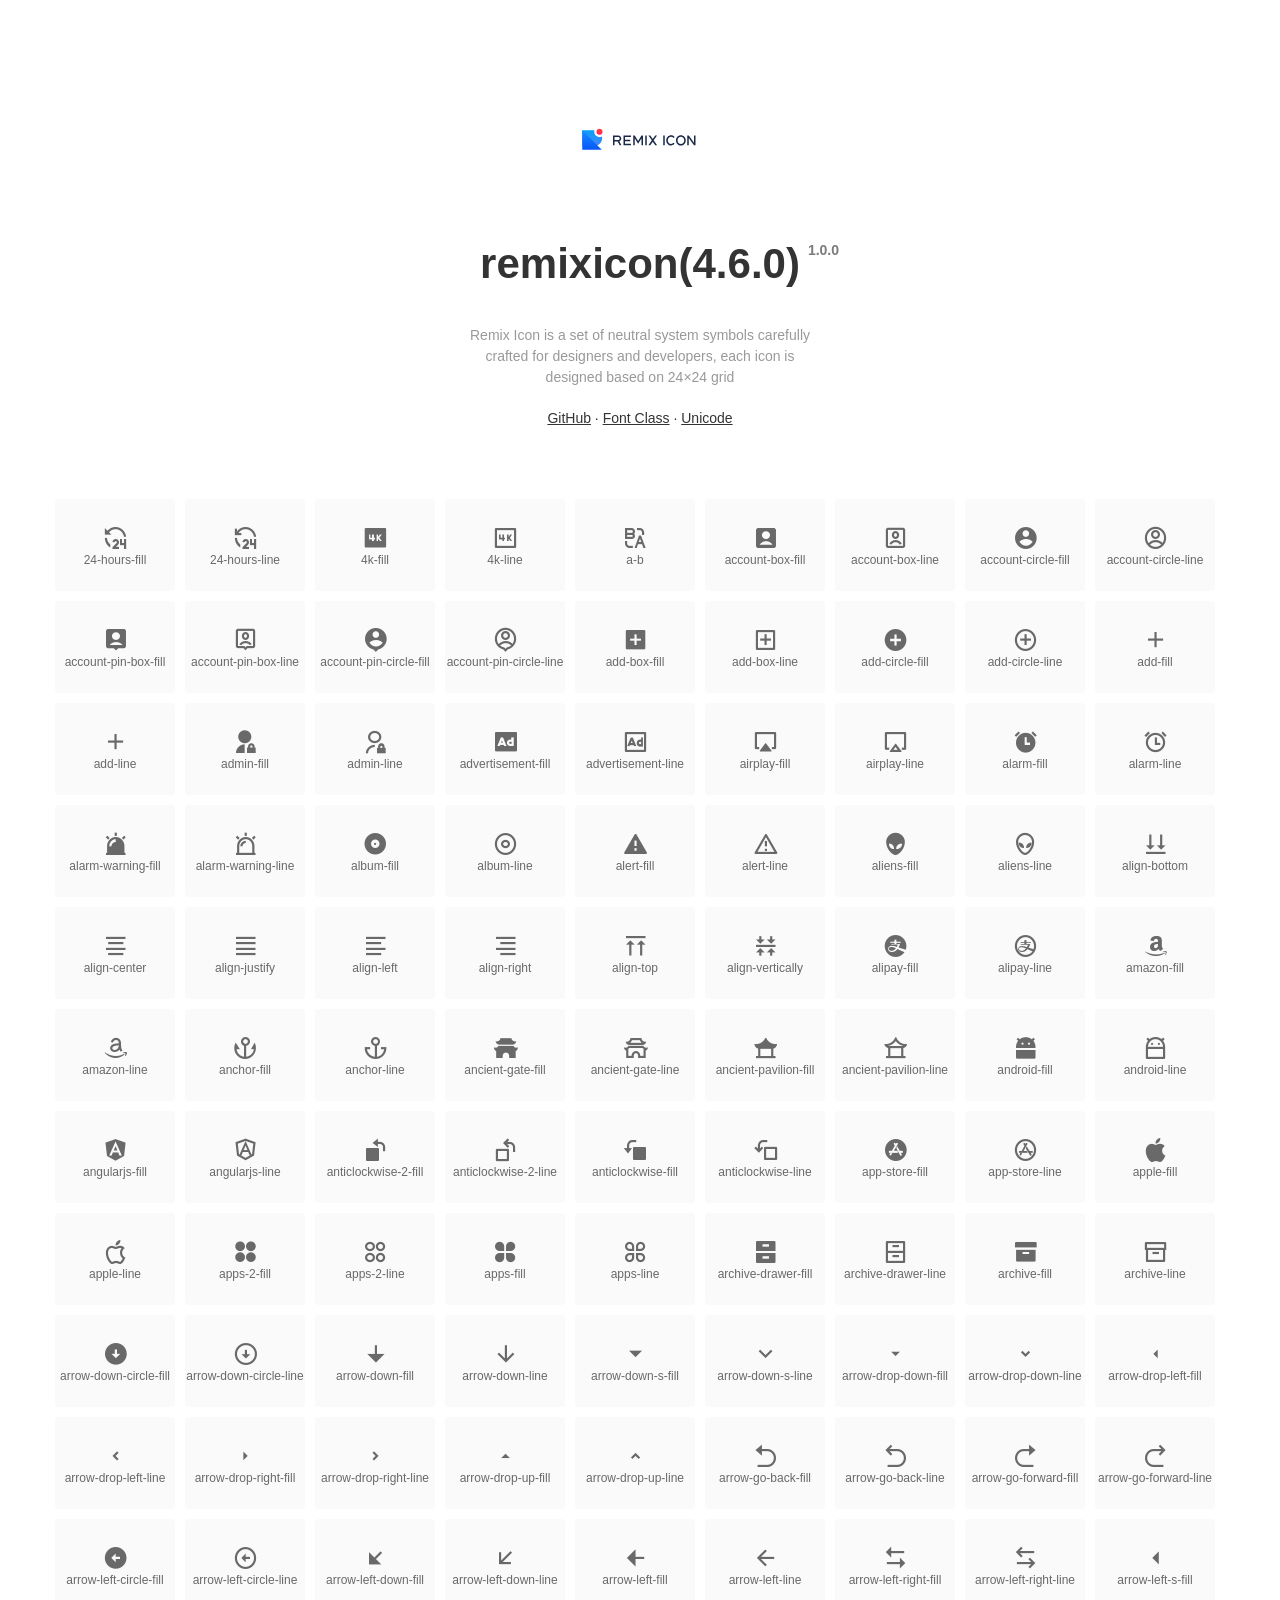
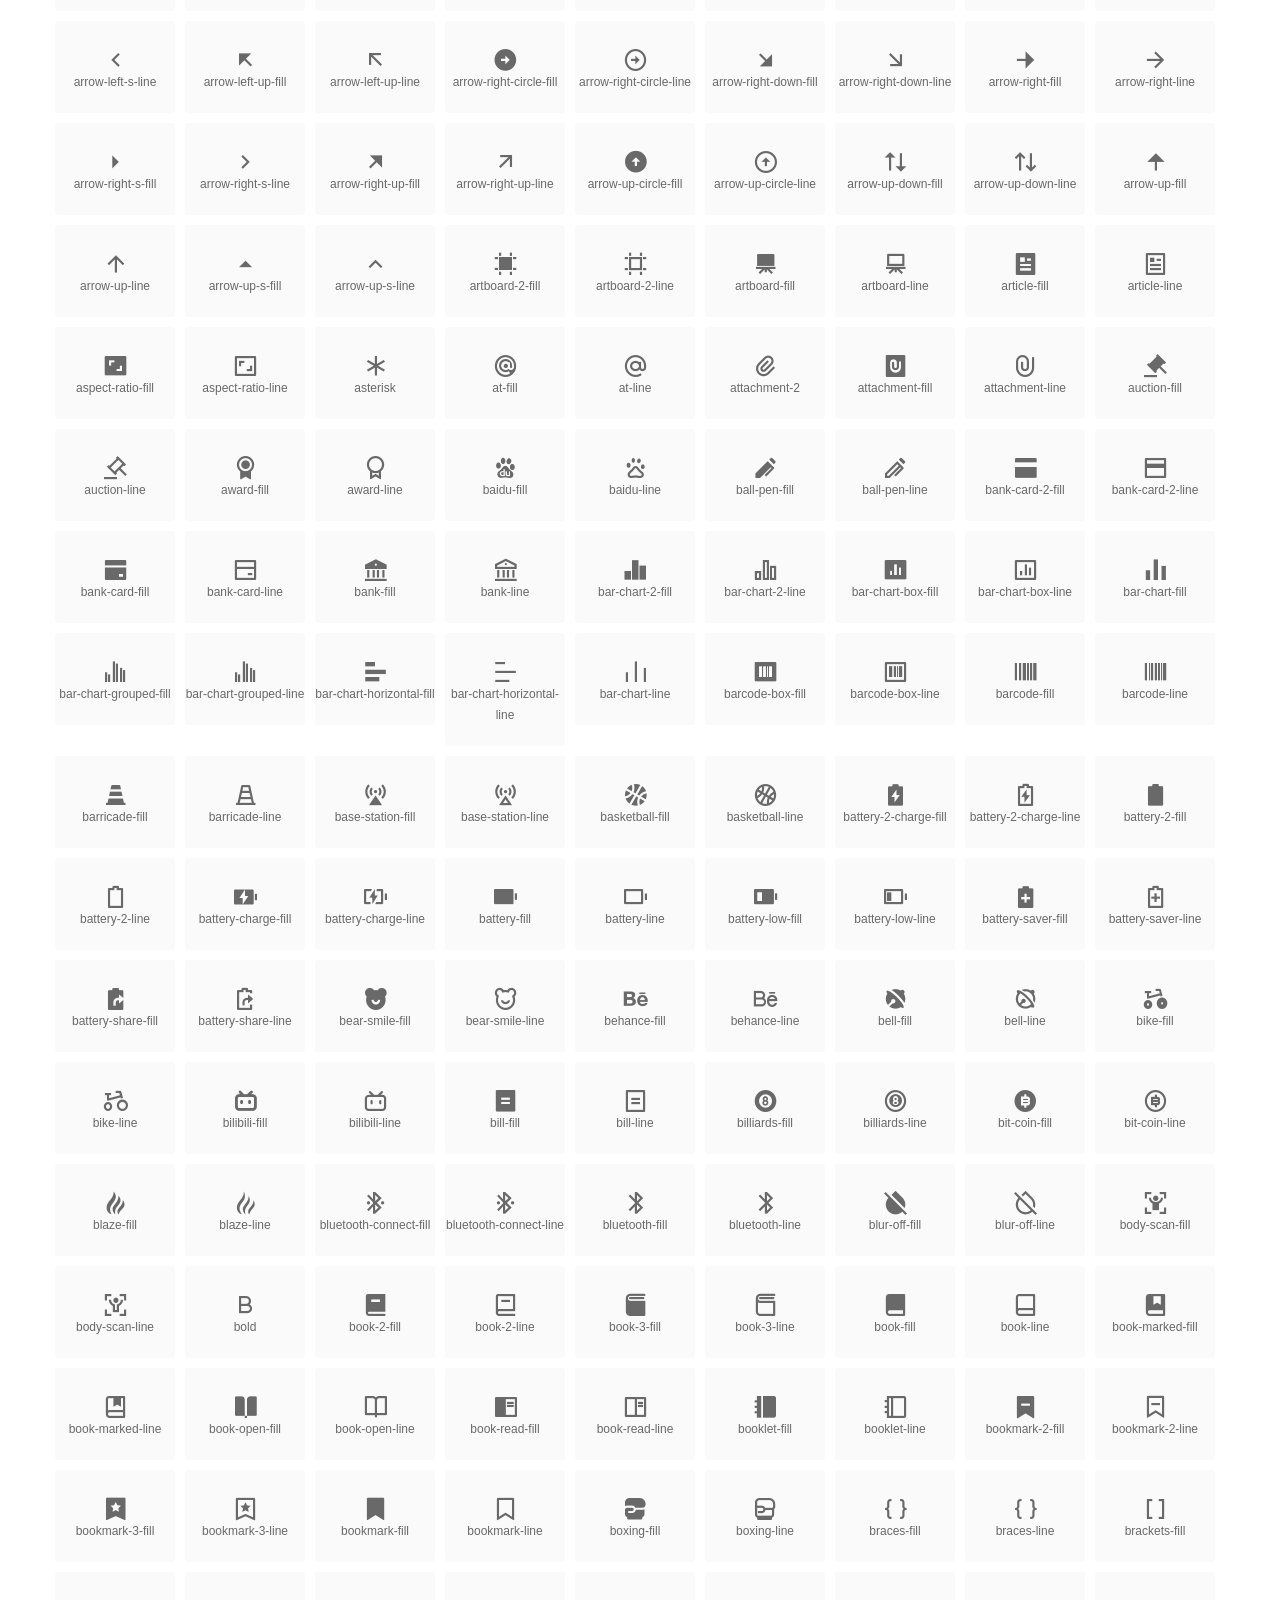
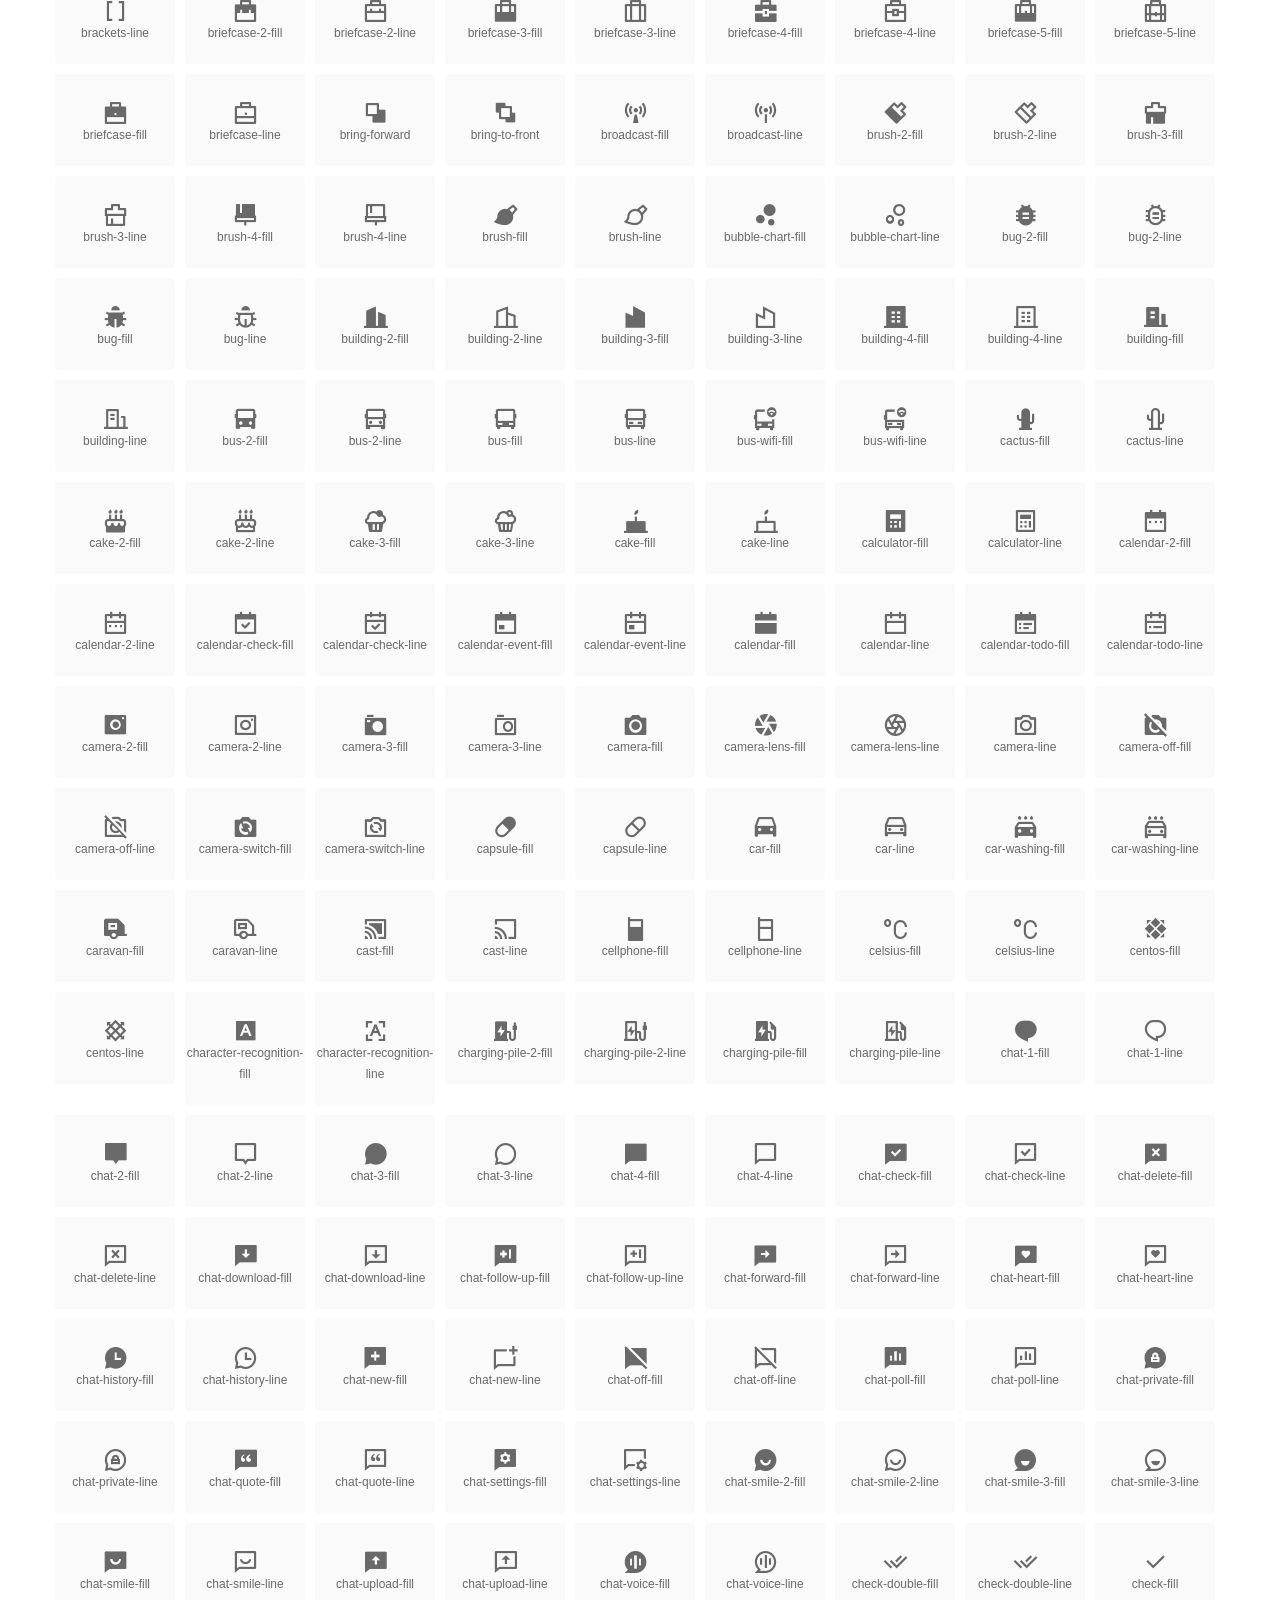
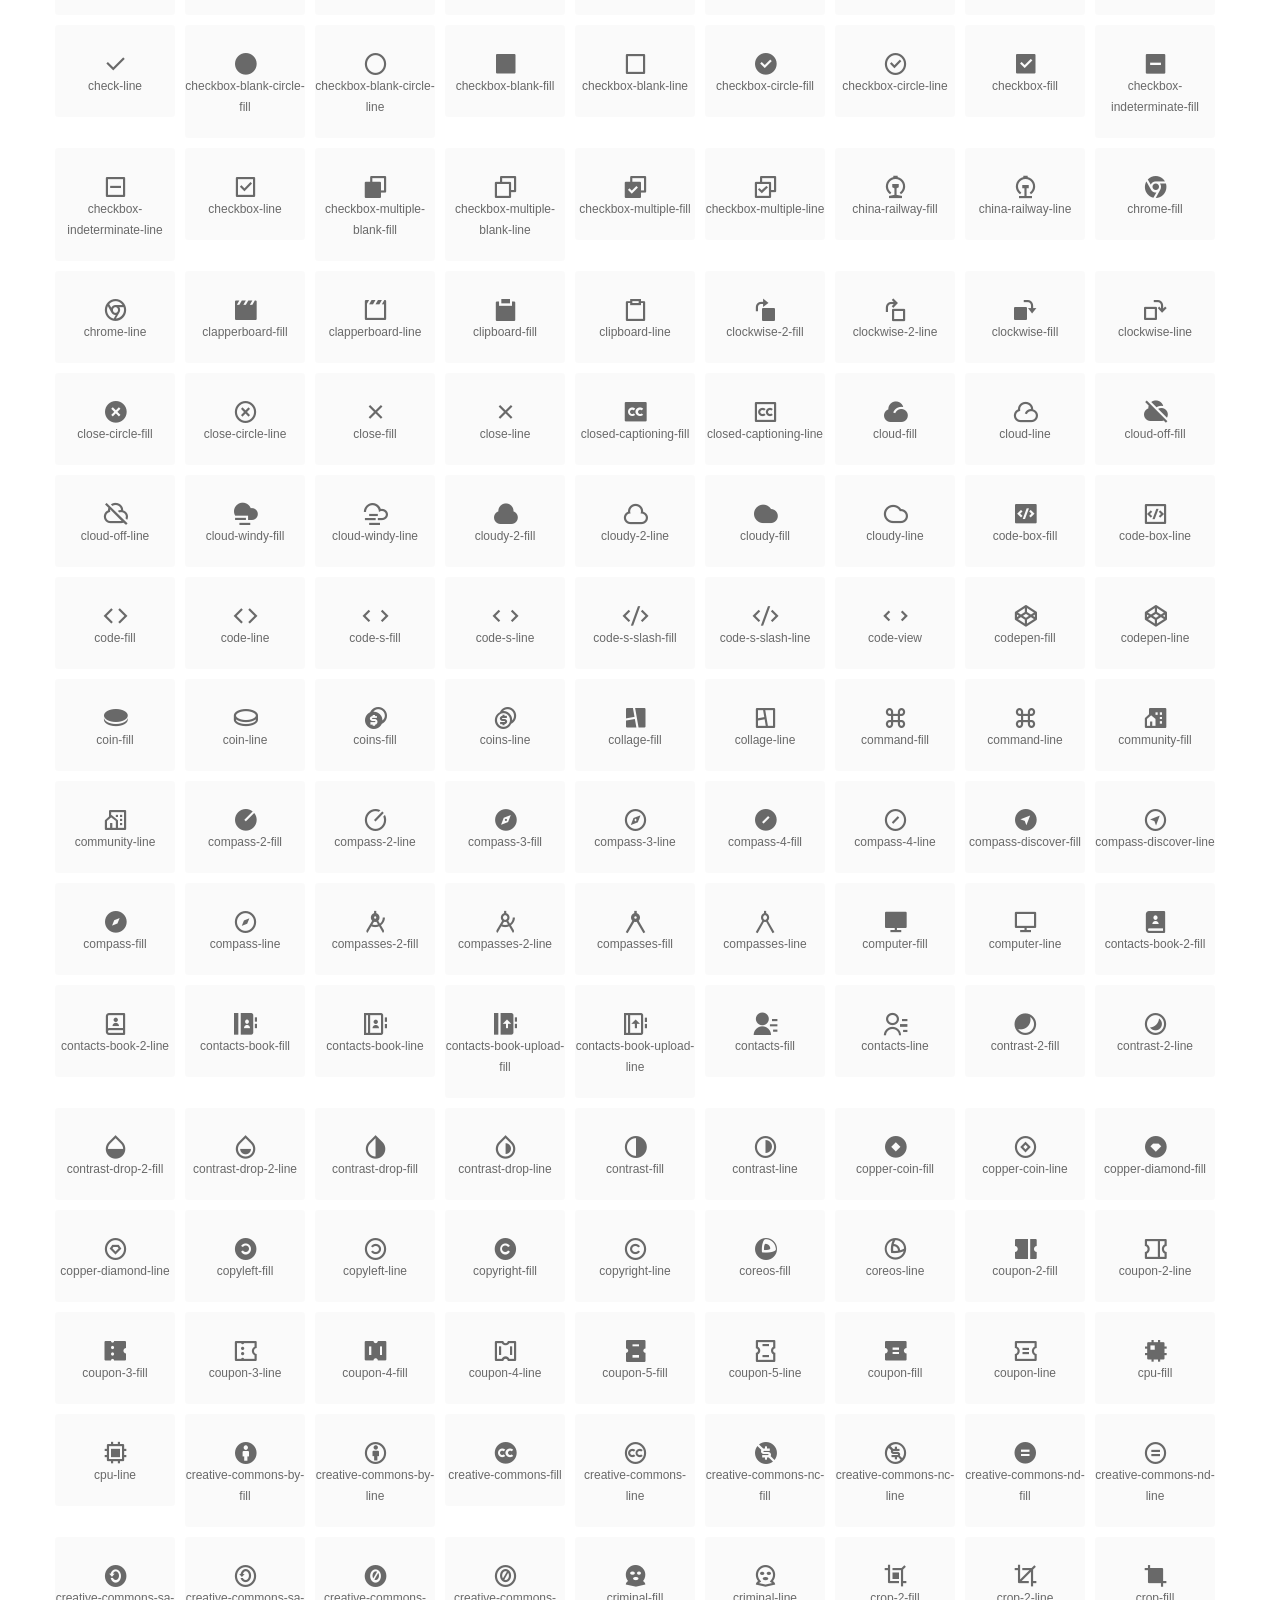
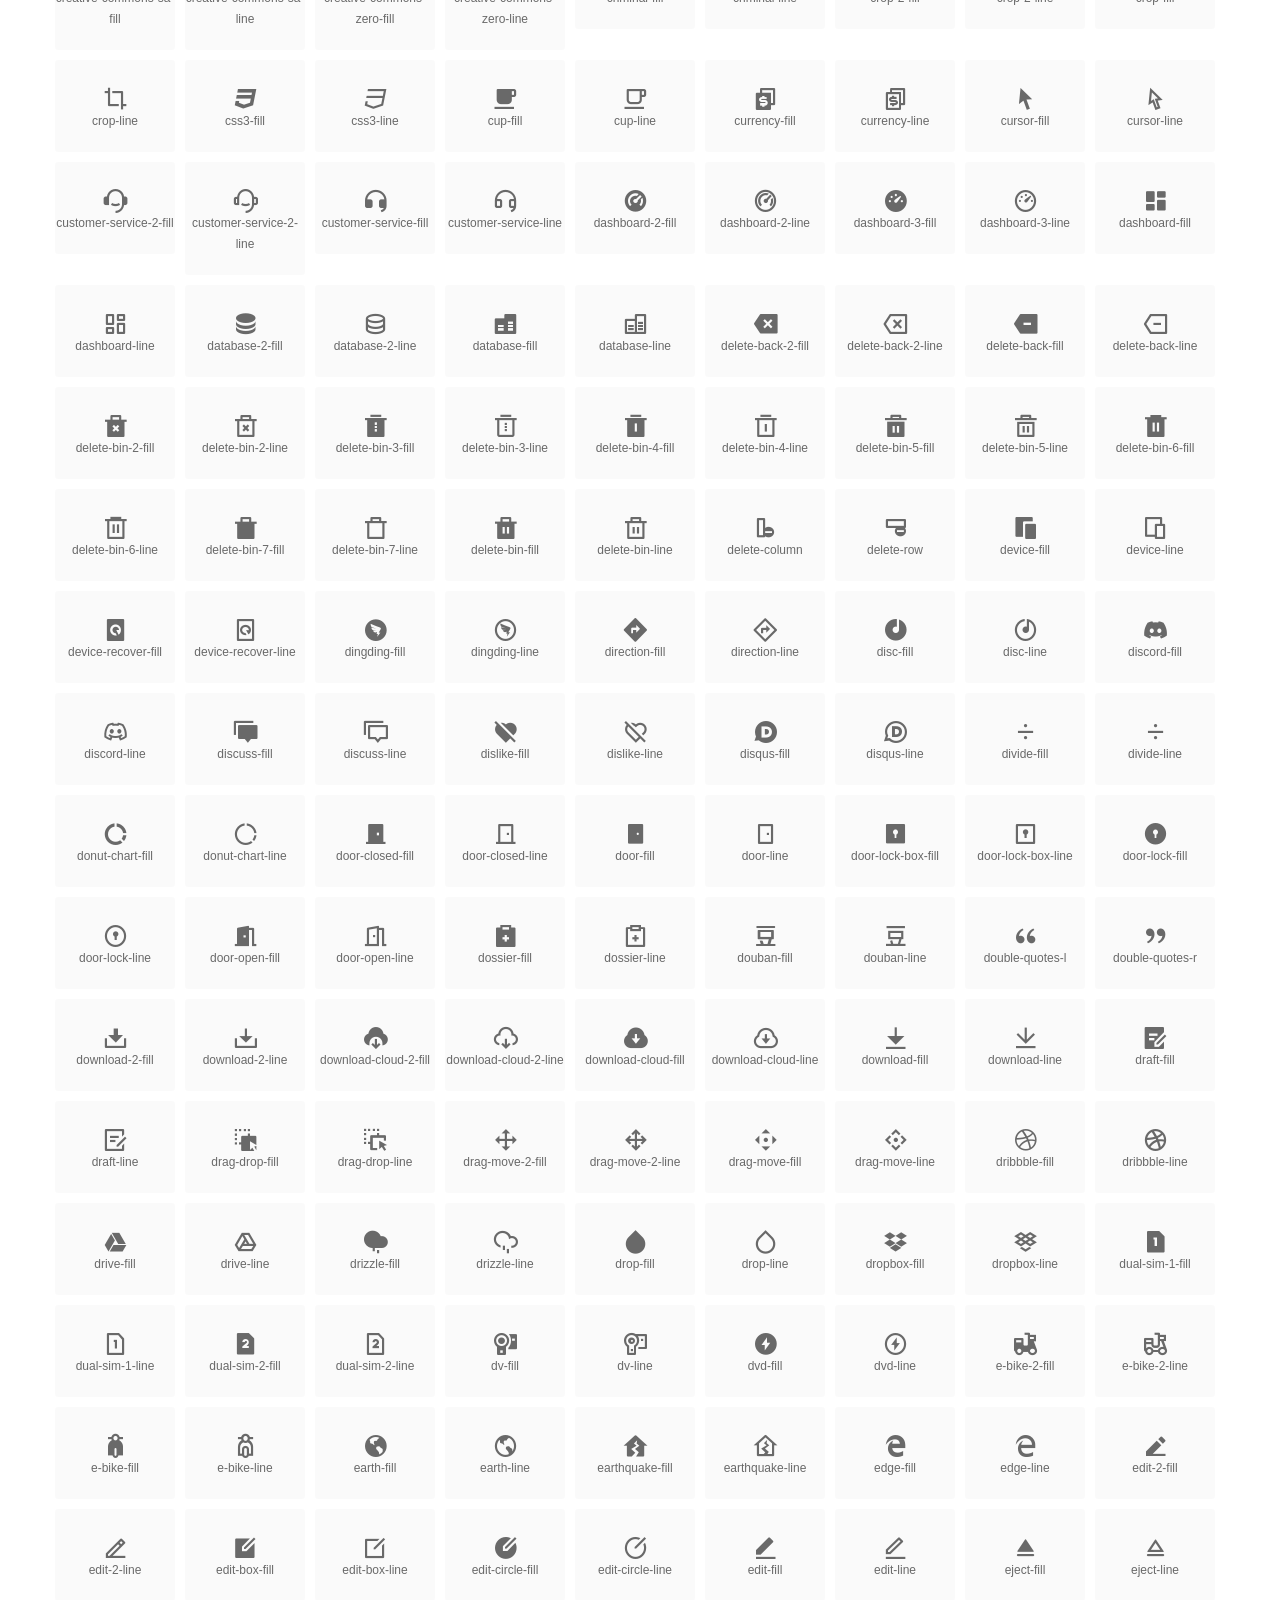
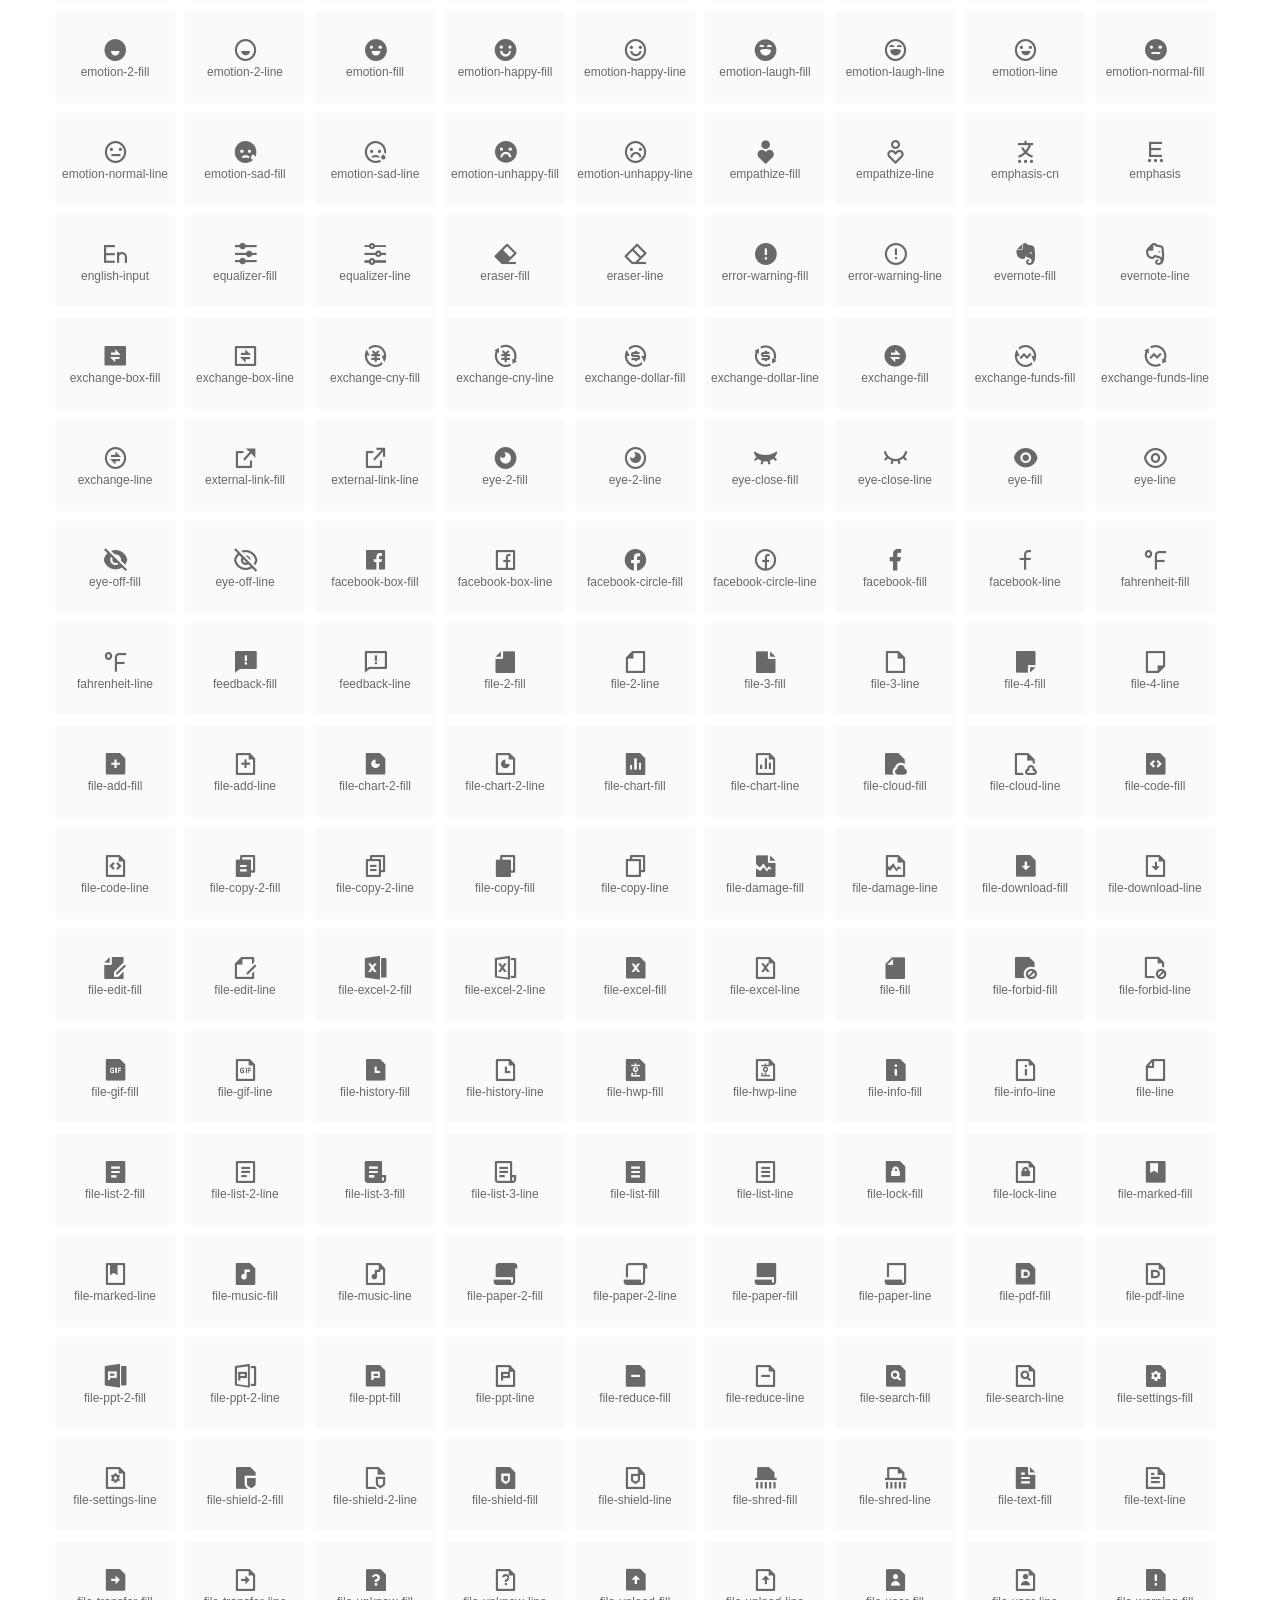
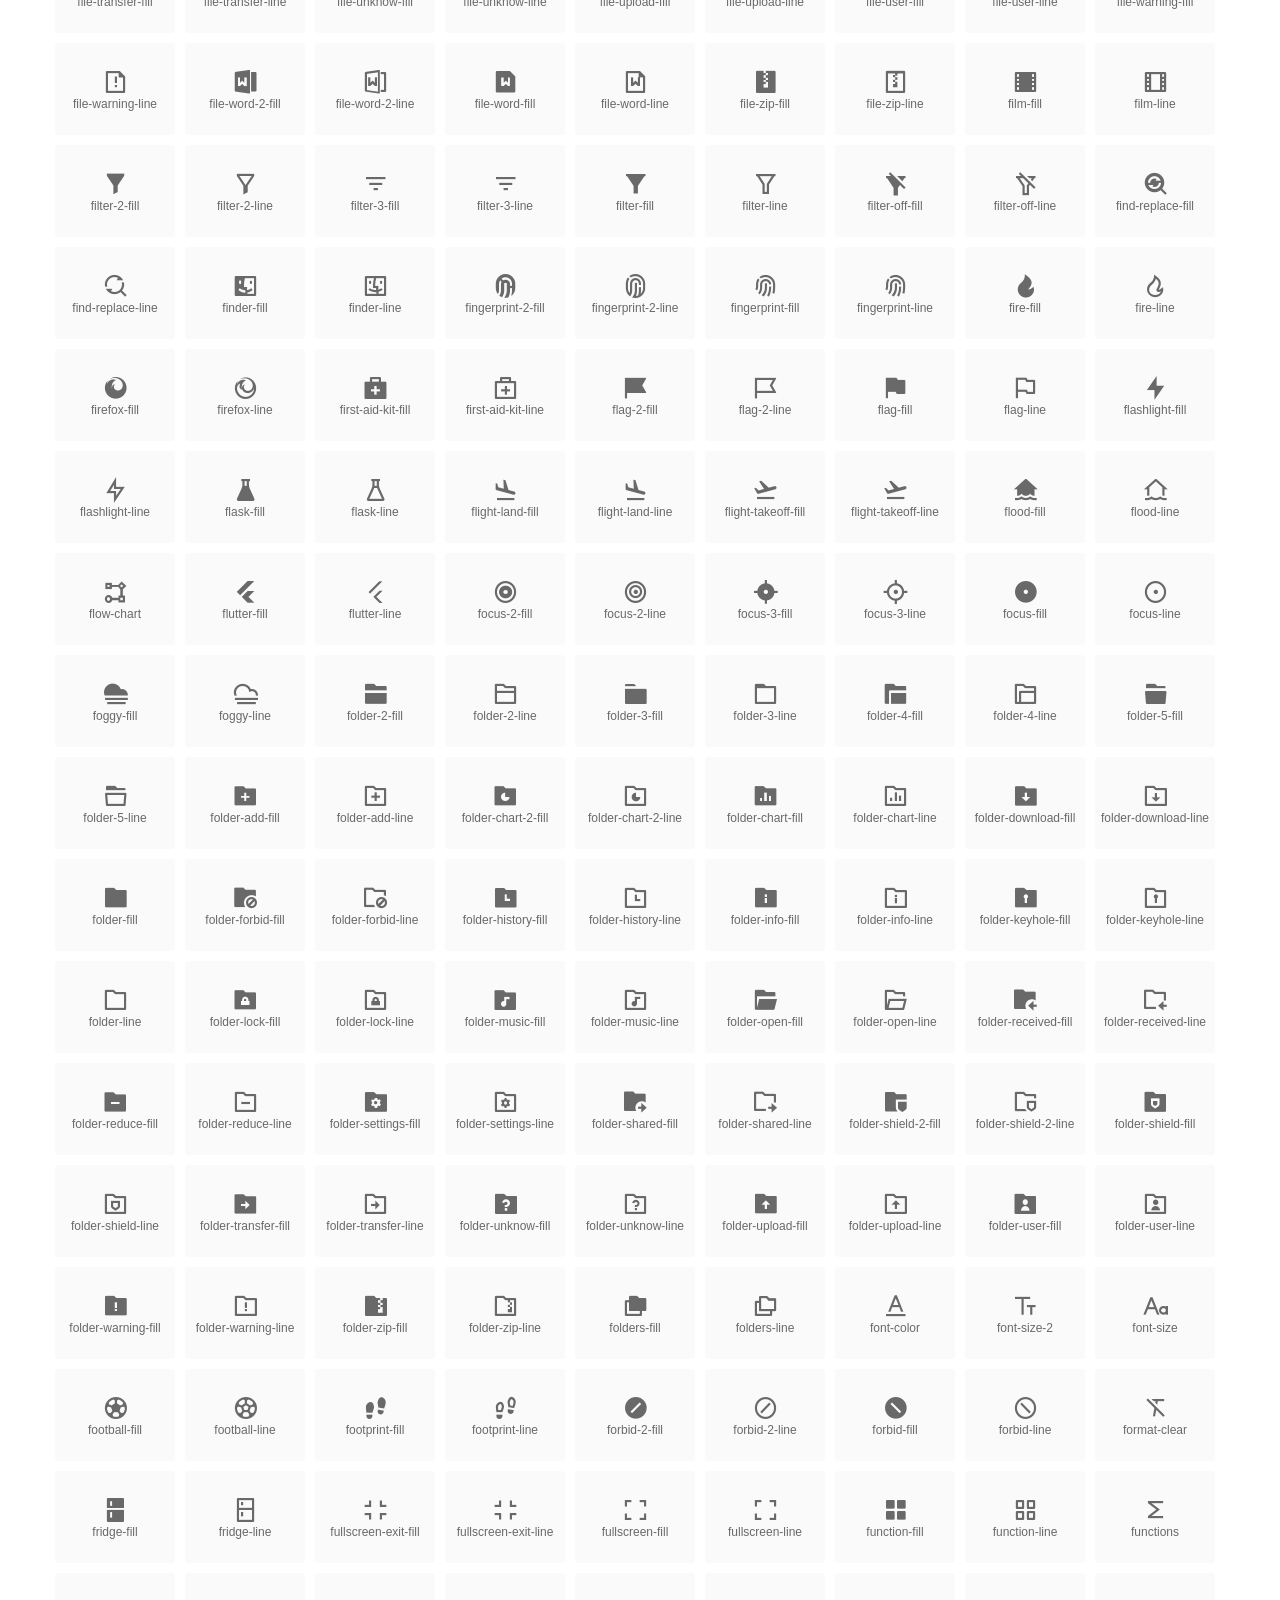
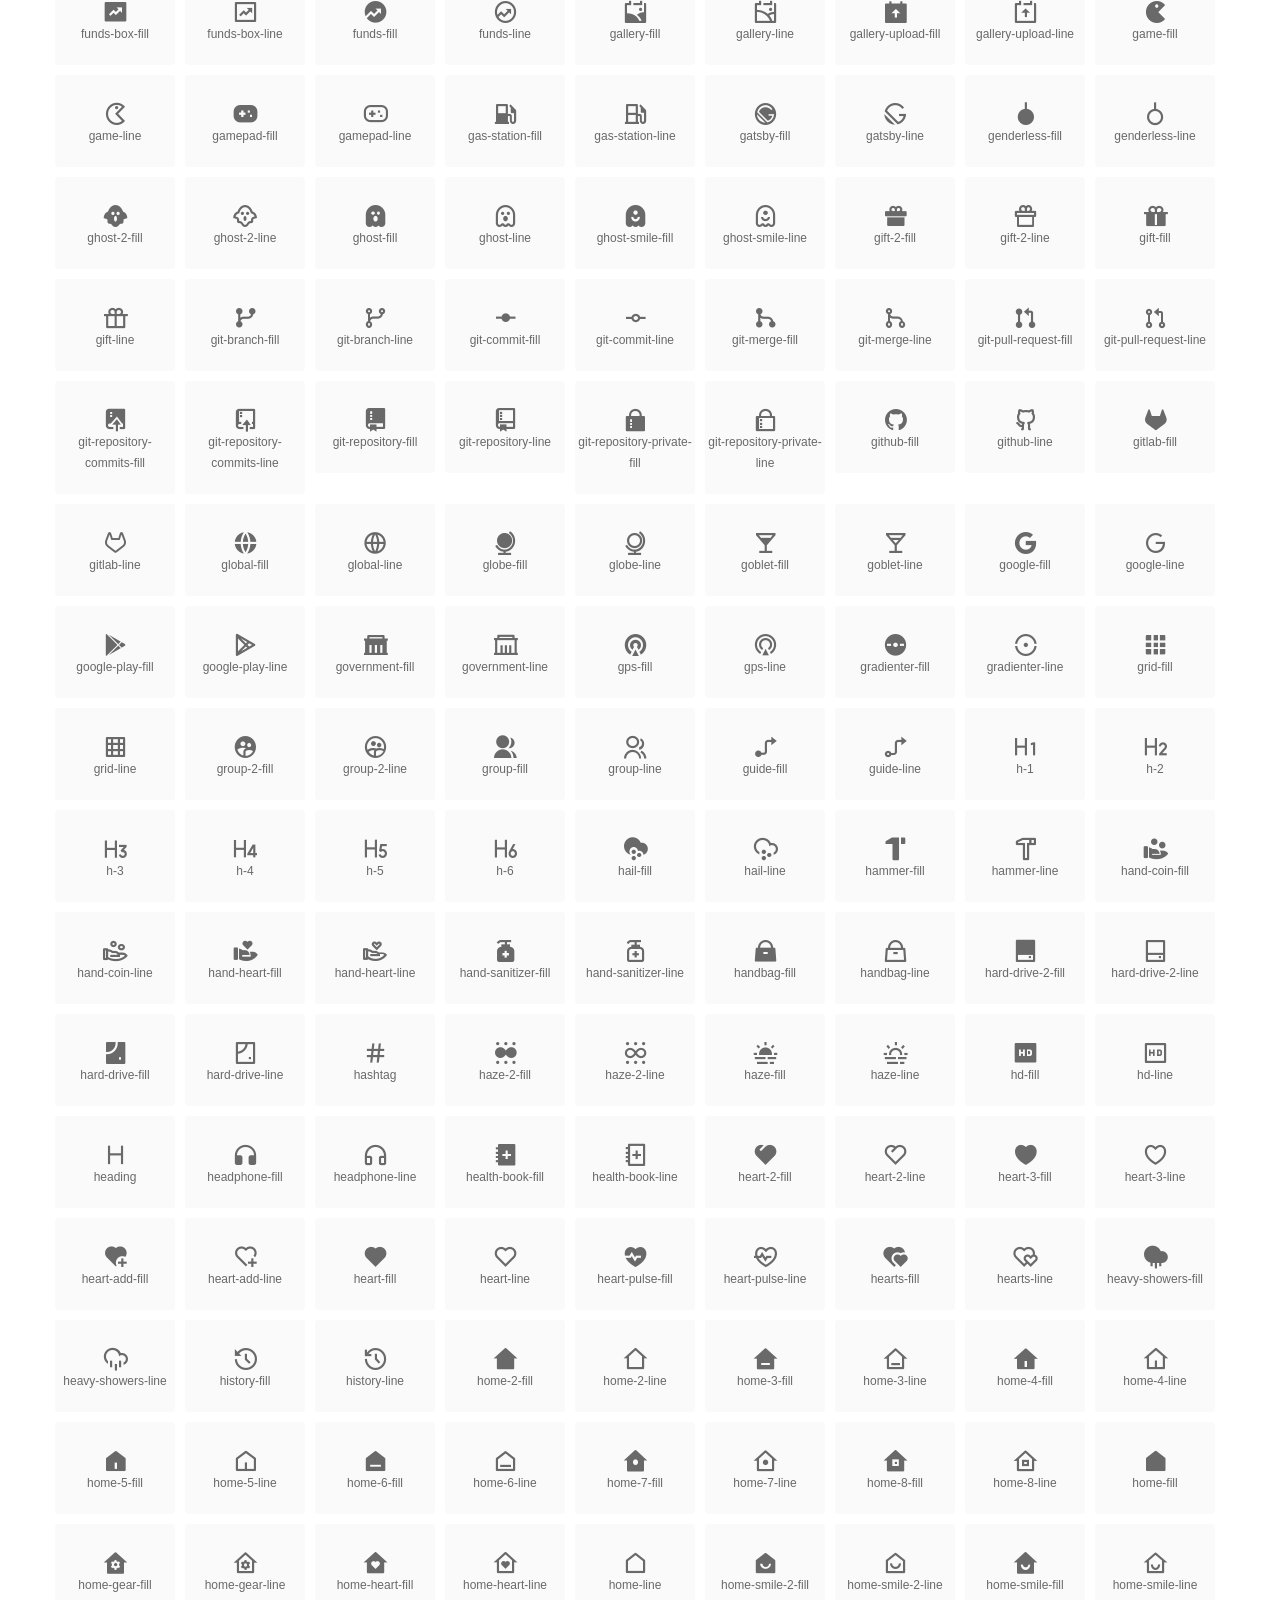
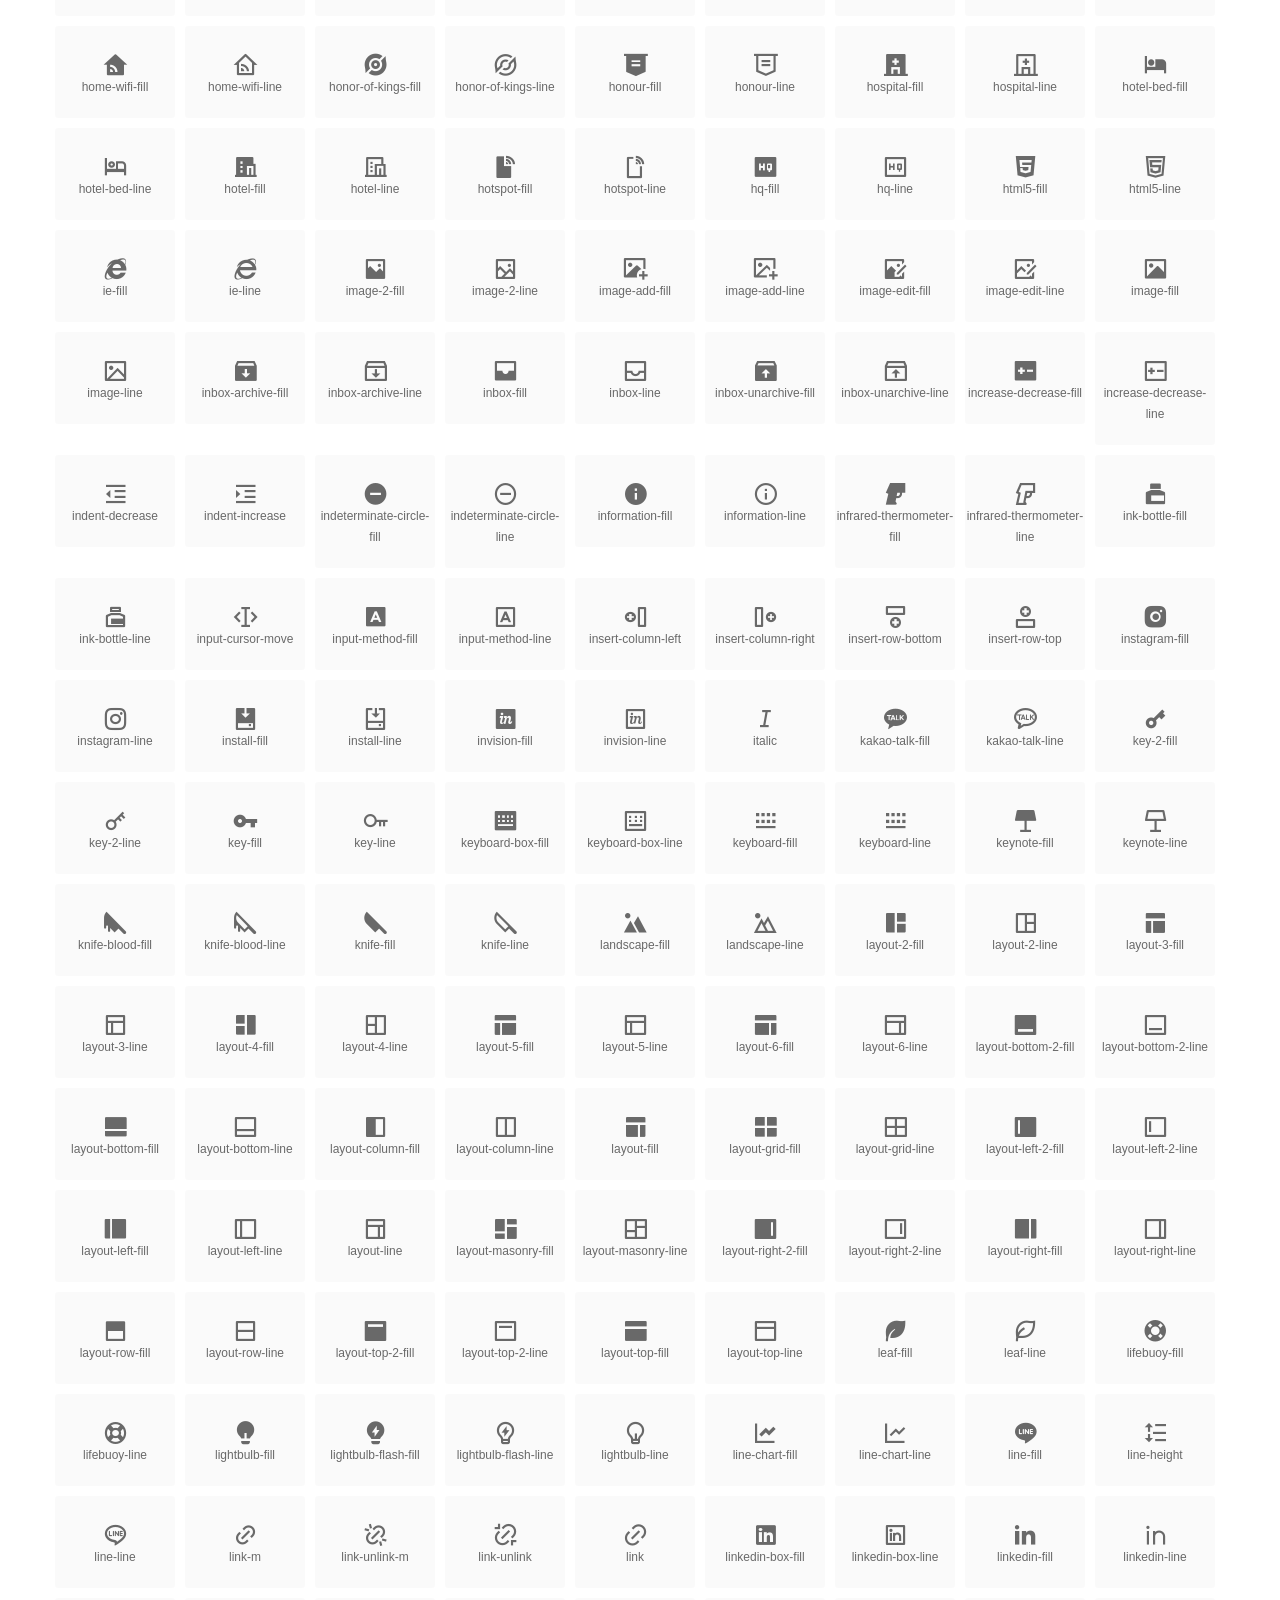
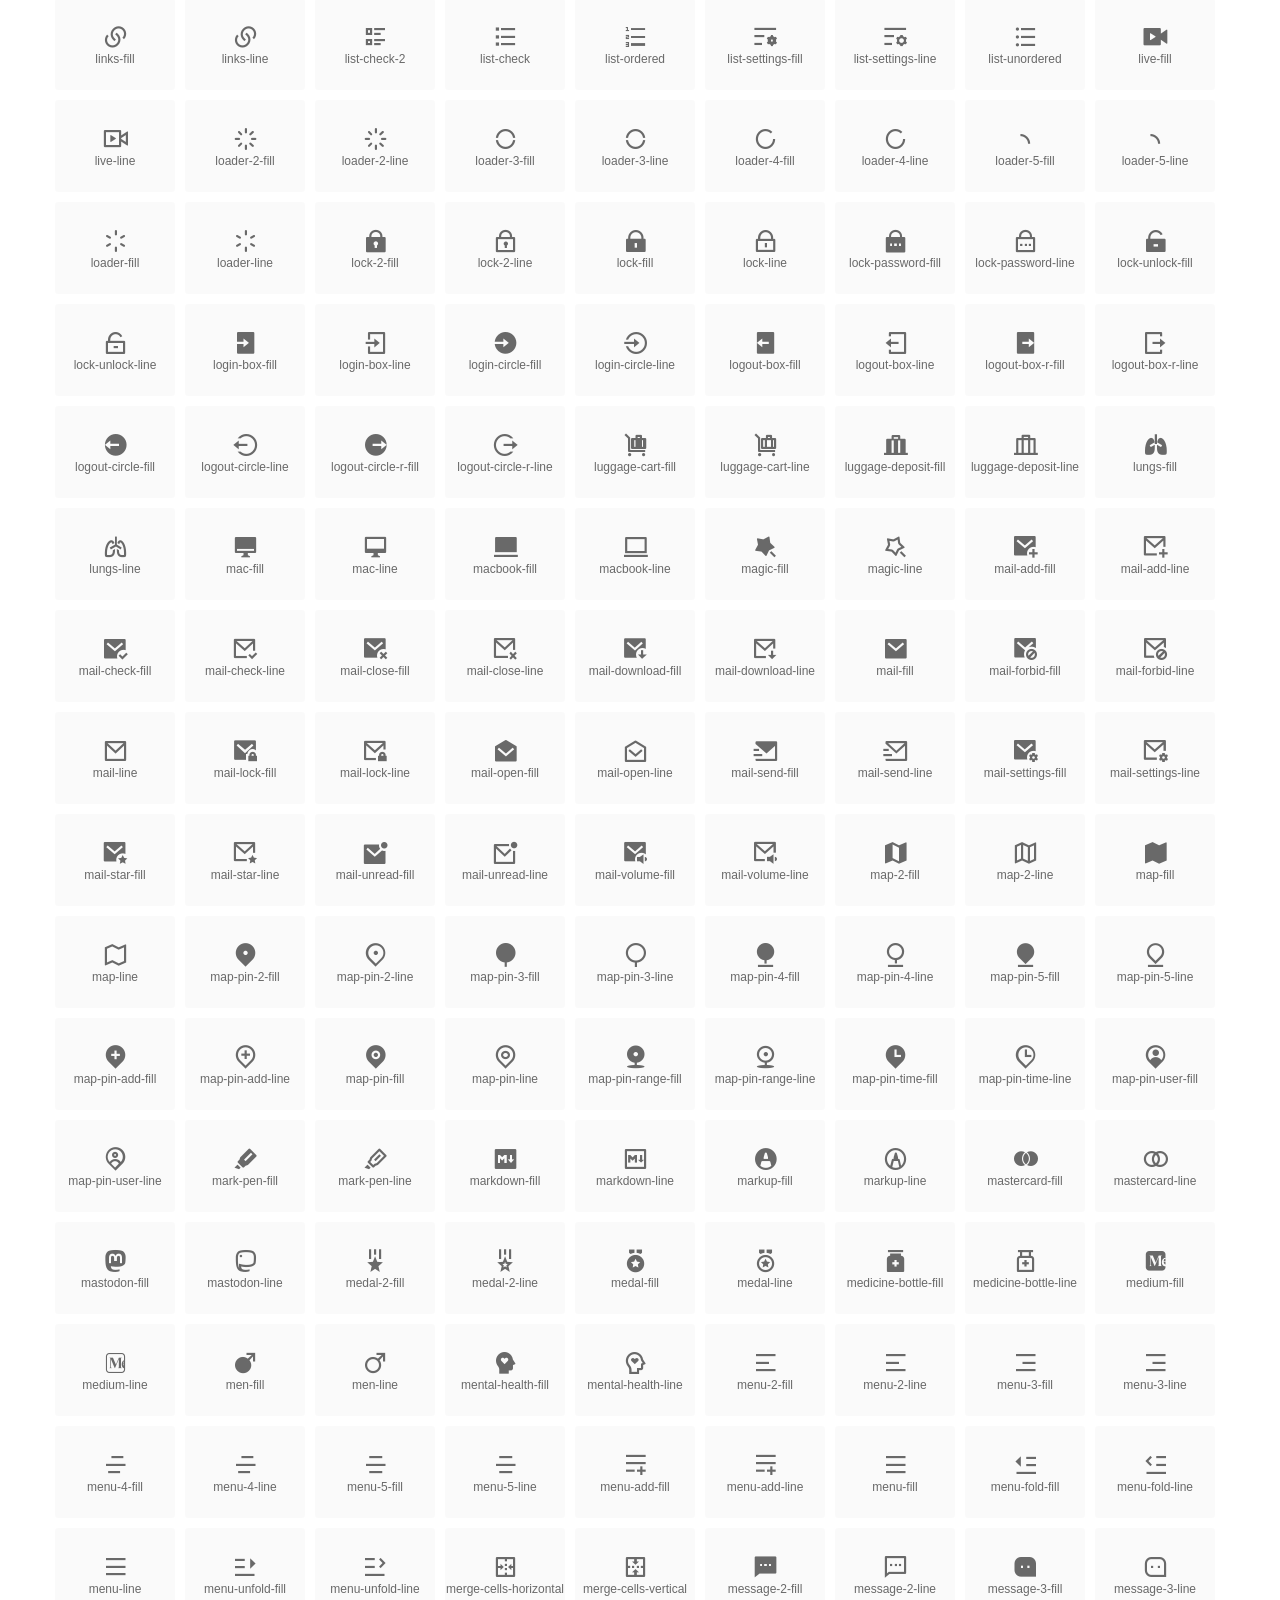
<file: remixicons/index.html>
<!DOCTYPE html>
<html lang="en">
<head>
  <meta charset="UTF-8">
  <title>remixicon(4.6.0)</title>
  <meta name="viewport" content="width=device-width,minimum-scale=1.0,maximum-scale=1.0,user-scalable=no">
   
  <meta name="description" content="Remix Icon is a set of neutral system symbols carefully crafted for designers and developers, each icon is designed based on 24×24 grid">
   
  <meta name="keywords" content="remixicon,TTF,EOT,WOFF,WOFF2,SVG">
  
  
  
  <link rel="stylesheet" href="remixicon.css" />
  
  <style>
    *{margin: 0;padding: 0;list-style: none;}
    body { color: #696969; font: 12px/1.5 tahoma, arial, \5b8b\4f53, sans-serif; }
    a { color: #333; text-decoration: underline; }
    a:hover { color: rgb(9, 73, 209); }
    .header { color: #333; text-align: center; padding: 80px 0 60px 0; min-height: 153px; font-size: 14px; }
    .header .logo svg { height: 120px; width: 120px; }
    .header h1 { font-size: 42px; padding: 26px 0 10px 0; }
    .header sup {font-size: 14px; margin: 8px 0 0 8px; position: absolute; color: #7b7b7b; }
    .info {
      color: #999;
      font-weight: normal;
      max-width: 346px;
      margin: 0 auto;
      padding: 20px 0;
      font-size: 14px;
    }

    .icons { max-width: 1190px; margin: 0 auto; }
    .icons ul { text-align: center; }
    .icons ul li {
      vertical-align: top;
      width: 120px;
      display: inline-block;
      text-align: center;
      background-color: rgba(0,0,0,.02);
      border-radius: 3px;
      padding: 29px 0 10px 0;
      margin-right: 10px;
      margin-top: 10px;
      transition: all 0.6s ease;
    }
    .icons ul li:hover { background-color: rgba(0,0,0,.06); }
    .icons ul li:hover span { color: #3c75e4; opacity: 1; }
    .icons ul li .unicode { color: #8c8c8c; opacity: 0.3; }
    .icons ul li h4 {
      font-weight: normal;
      padding: 10px 0 5px 0;
      display: block;
      color: #8c8c8c;
      font-size: 14px;
      line-height: 12px;
      opacity: 0.8;
    }
    .icons ul li:hover h4 { opacity: 1; }
    .icons ul li svg { width: 24px; height: 24px; }
    .icons ul li:hover { color: #3c75e4; }
    .footer { text-align: center; padding: 10px 0 90px 0; }
    .footer a { text-align: center; padding: 10px 0 90px 0; color: #696969;}
    .footer a:hover { color: #0949d1; }
    .links { text-align: center; padding: 50px 0 0 0; font-size: 14px; }
    
    .icons ul li.class-icon { font-size: 21px; line-height: 21px; padding-bottom: 20px; }
    .icons ul li.class-icon p{ font-size: 12px; }
    .icons ul li.class-icon [class^="ri-"]{ font-size: 26px; }
    
    
    
  </style>
  
</head>

<body>
  
  <div class="header">
    
    <div class="logo">
      <a href="./"><svg width="160" height="32" viewBox="0 0 160 32" fill="none" xmlns="http://www.w3.org/2000/svg">
<path d="M121.5 9.80005C123.33 9.80005 124.984 10.5797 126.165 11.8344L124.75 13.2496C123.929 12.3549 122.773 11.8 121.5 11.8C119.029 11.8 117 13.891 117 16.5C117 19.1091 119.029 21.2 121.5 21.2C122.773 21.2 123.929 20.6452 124.75 19.7505L126.165 21.1657C124.984 22.4204 123.33 23.2 121.5 23.2C117.91 23.2 115 20.2004 115 16.5C115 12.7997 117.91 9.80005 121.5 9.80005Z" fill="#1A2947"/>
<path d="M113 10V23H111V10H113Z" fill="#1A2947"/>
<path d="M154 23V9.99988H152L152 19.6019L144.997 9.99988L143 10.0039V23H145L145 13.3969L152 23H154Z" fill="#1A2947"/>
<path d="M68 10V12H60V15.5H67V17.5H60V21H68V23H58V10H68Z" fill="#1A2947"/>
<path d="M82 10L77.4999 17.201L73 10H71V23H73V13.775L77.4999 20.975L82 13.773V23H84V10H82Z" fill="#1A2947"/>
<path d="M89 10V23H87V10H89Z" fill="#1A2947"/>
<path d="M96.9999 14.7565L93.6689 9.99951H91.2279L95.7789 16.4995L91.2289 22.9995H93.6689L96.9999 18.2435L100.33 22.9995H102.772L98.2209 16.4995L102.773 9.99951H100.33L96.9999 14.7565Z" fill="#1A2947"/>
<path fill-rule="evenodd" clip-rule="evenodd" d="M141 16.5C141 12.7997 138.09 9.80005 134.5 9.80005C130.91 9.80005 128 12.7997 128 16.5C128 20.2004 130.91 23.2 134.5 23.2C138.09 23.2 141 20.2004 141 16.5ZM130 16.5C130 13.891 132.029 11.8 134.5 11.8C136.971 11.8 139 13.891 139 16.5C139 19.1091 136.971 21.2 134.5 21.2C132.029 21.2 130 19.1091 130 16.5Z" fill="#1A2947"/>
<path fill-rule="evenodd" clip-rule="evenodd" d="M51 10C53.2091 10 55 11.7909 55 14C55 15.7175 53.9176 17.1821 52.3977 17.749L55.1901 22.999H52.9251L50.267 18H46V23H44V10H51ZM46 11.999V15.999L51 16C52.1046 16 53 15.1046 53 14C53 12.8955 52.1 12 51 12L46 11.999Z" fill="#1A2947"/>
<path fill-rule="evenodd" clip-rule="evenodd" d="M19.2887 3.00389C19.1928 3.0013 19.0965 3 19 3H3V24H19C24.799 24 29.5 19.299 29.5 13.5C29.5 12.7108 29.4129 11.942 29.2479 11.2025C28.2772 11.7119 27.1722 12 26 12C22.134 12 19 8.86599 19 5C19 4.30645 19.1009 3.63646 19.2887 3.00389Z" fill="url(#paint0_linear_960_1054)"/>
<g filter="url(#filter0_b_960_1054)">
<path fill-rule="evenodd" clip-rule="evenodd" d="M3 3L29 29H3V3Z" fill="url(#paint1_linear_960_1054)"/>
</g>
<circle cx="26" cy="5" r="4" fill="url(#paint2_linear_960_1054)"/>
<defs>
<filter id="filter0_b_960_1054" x="-2.43656" y="-2.43656" width="36.8731" height="36.8731" filterUnits="userSpaceOnUse" color-interpolation-filters="sRGB">
<feFlood flood-opacity="0" result="BackgroundImageFix"/>
<feGaussianBlur in="BackgroundImage" stdDeviation="2.71828"/>
<feComposite in2="SourceAlpha" operator="in" result="effect1_backgroundBlur_960_1054"/>
<feBlend mode="normal" in="SourceGraphic" in2="effect1_backgroundBlur_960_1054" result="shape"/>
</filter>
<linearGradient id="paint0_linear_960_1054" x1="3" y1="3" x2="3" y2="24" gradientUnits="userSpaceOnUse">
<stop stop-color="#05A0FA"/>
<stop offset="1" stop-color="#4785FF"/>
</linearGradient>
<linearGradient id="paint1_linear_960_1054" x1="3" y1="3" x2="3" y2="29" gradientUnits="userSpaceOnUse">
<stop stop-color="#1A8CFF"/>
<stop offset="1" stop-color="#0557FA"/>
</linearGradient>
<linearGradient id="paint2_linear_960_1054" x1="22" y1="1" x2="22" y2="9" gradientUnits="userSpaceOnUse">
<stop stop-color="#FF463A"/>
<stop offset="1" stop-color="#FF1F5A"/>
</linearGradient>
</defs>
</svg>
</a>
    </div>
    
    <h1>remixicon(4.6.0)<sup>1.0.0</sup></h1>
    <div class="info">
      Remix Icon is a set of neutral system symbols carefully crafted for designers and developers, each icon is designed based on 24×24 grid
    </div>
    <p>
      
      <a href="https://github.com/Remix-Design/remixicon.git">GitHub</a> · 
      
      <a href="index.html">Font Class</a> · 
      
      <a href="unicode.html">Unicode</a>
      
    </p>
  </div>
  <div class="icons">
    <ul>
      <li class="class-icon"><i class="ri-24-hours-fill"></i><p class="name">24-hours-fill</p></li><li class="class-icon"><i class="ri-24-hours-line"></i><p class="name">24-hours-line</p></li><li class="class-icon"><i class="ri-4k-fill"></i><p class="name">4k-fill</p></li><li class="class-icon"><i class="ri-4k-line"></i><p class="name">4k-line</p></li><li class="class-icon"><i class="ri-a-b"></i><p class="name">a-b</p></li><li class="class-icon"><i class="ri-account-box-fill"></i><p class="name">account-box-fill</p></li><li class="class-icon"><i class="ri-account-box-line"></i><p class="name">account-box-line</p></li><li class="class-icon"><i class="ri-account-circle-fill"></i><p class="name">account-circle-fill</p></li><li class="class-icon"><i class="ri-account-circle-line"></i><p class="name">account-circle-line</p></li><li class="class-icon"><i class="ri-account-pin-box-fill"></i><p class="name">account-pin-box-fill</p></li><li class="class-icon"><i class="ri-account-pin-box-line"></i><p class="name">account-pin-box-line</p></li><li class="class-icon"><i class="ri-account-pin-circle-fill"></i><p class="name">account-pin-circle-fill</p></li><li class="class-icon"><i class="ri-account-pin-circle-line"></i><p class="name">account-pin-circle-line</p></li><li class="class-icon"><i class="ri-add-box-fill"></i><p class="name">add-box-fill</p></li><li class="class-icon"><i class="ri-add-box-line"></i><p class="name">add-box-line</p></li><li class="class-icon"><i class="ri-add-circle-fill"></i><p class="name">add-circle-fill</p></li><li class="class-icon"><i class="ri-add-circle-line"></i><p class="name">add-circle-line</p></li><li class="class-icon"><i class="ri-add-fill"></i><p class="name">add-fill</p></li><li class="class-icon"><i class="ri-add-line"></i><p class="name">add-line</p></li><li class="class-icon"><i class="ri-admin-fill"></i><p class="name">admin-fill</p></li><li class="class-icon"><i class="ri-admin-line"></i><p class="name">admin-line</p></li><li class="class-icon"><i class="ri-advertisement-fill"></i><p class="name">advertisement-fill</p></li><li class="class-icon"><i class="ri-advertisement-line"></i><p class="name">advertisement-line</p></li><li class="class-icon"><i class="ri-airplay-fill"></i><p class="name">airplay-fill</p></li><li class="class-icon"><i class="ri-airplay-line"></i><p class="name">airplay-line</p></li><li class="class-icon"><i class="ri-alarm-fill"></i><p class="name">alarm-fill</p></li><li class="class-icon"><i class="ri-alarm-line"></i><p class="name">alarm-line</p></li><li class="class-icon"><i class="ri-alarm-warning-fill"></i><p class="name">alarm-warning-fill</p></li><li class="class-icon"><i class="ri-alarm-warning-line"></i><p class="name">alarm-warning-line</p></li><li class="class-icon"><i class="ri-album-fill"></i><p class="name">album-fill</p></li><li class="class-icon"><i class="ri-album-line"></i><p class="name">album-line</p></li><li class="class-icon"><i class="ri-alert-fill"></i><p class="name">alert-fill</p></li><li class="class-icon"><i class="ri-alert-line"></i><p class="name">alert-line</p></li><li class="class-icon"><i class="ri-aliens-fill"></i><p class="name">aliens-fill</p></li><li class="class-icon"><i class="ri-aliens-line"></i><p class="name">aliens-line</p></li><li class="class-icon"><i class="ri-align-bottom"></i><p class="name">align-bottom</p></li><li class="class-icon"><i class="ri-align-center"></i><p class="name">align-center</p></li><li class="class-icon"><i class="ri-align-justify"></i><p class="name">align-justify</p></li><li class="class-icon"><i class="ri-align-left"></i><p class="name">align-left</p></li><li class="class-icon"><i class="ri-align-right"></i><p class="name">align-right</p></li><li class="class-icon"><i class="ri-align-top"></i><p class="name">align-top</p></li><li class="class-icon"><i class="ri-align-vertically"></i><p class="name">align-vertically</p></li><li class="class-icon"><i class="ri-alipay-fill"></i><p class="name">alipay-fill</p></li><li class="class-icon"><i class="ri-alipay-line"></i><p class="name">alipay-line</p></li><li class="class-icon"><i class="ri-amazon-fill"></i><p class="name">amazon-fill</p></li><li class="class-icon"><i class="ri-amazon-line"></i><p class="name">amazon-line</p></li><li class="class-icon"><i class="ri-anchor-fill"></i><p class="name">anchor-fill</p></li><li class="class-icon"><i class="ri-anchor-line"></i><p class="name">anchor-line</p></li><li class="class-icon"><i class="ri-ancient-gate-fill"></i><p class="name">ancient-gate-fill</p></li><li class="class-icon"><i class="ri-ancient-gate-line"></i><p class="name">ancient-gate-line</p></li><li class="class-icon"><i class="ri-ancient-pavilion-fill"></i><p class="name">ancient-pavilion-fill</p></li><li class="class-icon"><i class="ri-ancient-pavilion-line"></i><p class="name">ancient-pavilion-line</p></li><li class="class-icon"><i class="ri-android-fill"></i><p class="name">android-fill</p></li><li class="class-icon"><i class="ri-android-line"></i><p class="name">android-line</p></li><li class="class-icon"><i class="ri-angularjs-fill"></i><p class="name">angularjs-fill</p></li><li class="class-icon"><i class="ri-angularjs-line"></i><p class="name">angularjs-line</p></li><li class="class-icon"><i class="ri-anticlockwise-2-fill"></i><p class="name">anticlockwise-2-fill</p></li><li class="class-icon"><i class="ri-anticlockwise-2-line"></i><p class="name">anticlockwise-2-line</p></li><li class="class-icon"><i class="ri-anticlockwise-fill"></i><p class="name">anticlockwise-fill</p></li><li class="class-icon"><i class="ri-anticlockwise-line"></i><p class="name">anticlockwise-line</p></li><li class="class-icon"><i class="ri-app-store-fill"></i><p class="name">app-store-fill</p></li><li class="class-icon"><i class="ri-app-store-line"></i><p class="name">app-store-line</p></li><li class="class-icon"><i class="ri-apple-fill"></i><p class="name">apple-fill</p></li><li class="class-icon"><i class="ri-apple-line"></i><p class="name">apple-line</p></li><li class="class-icon"><i class="ri-apps-2-fill"></i><p class="name">apps-2-fill</p></li><li class="class-icon"><i class="ri-apps-2-line"></i><p class="name">apps-2-line</p></li><li class="class-icon"><i class="ri-apps-fill"></i><p class="name">apps-fill</p></li><li class="class-icon"><i class="ri-apps-line"></i><p class="name">apps-line</p></li><li class="class-icon"><i class="ri-archive-drawer-fill"></i><p class="name">archive-drawer-fill</p></li><li class="class-icon"><i class="ri-archive-drawer-line"></i><p class="name">archive-drawer-line</p></li><li class="class-icon"><i class="ri-archive-fill"></i><p class="name">archive-fill</p></li><li class="class-icon"><i class="ri-archive-line"></i><p class="name">archive-line</p></li><li class="class-icon"><i class="ri-arrow-down-circle-fill"></i><p class="name">arrow-down-circle-fill</p></li><li class="class-icon"><i class="ri-arrow-down-circle-line"></i><p class="name">arrow-down-circle-line</p></li><li class="class-icon"><i class="ri-arrow-down-fill"></i><p class="name">arrow-down-fill</p></li><li class="class-icon"><i class="ri-arrow-down-line"></i><p class="name">arrow-down-line</p></li><li class="class-icon"><i class="ri-arrow-down-s-fill"></i><p class="name">arrow-down-s-fill</p></li><li class="class-icon"><i class="ri-arrow-down-s-line"></i><p class="name">arrow-down-s-line</p></li><li class="class-icon"><i class="ri-arrow-drop-down-fill"></i><p class="name">arrow-drop-down-fill</p></li><li class="class-icon"><i class="ri-arrow-drop-down-line"></i><p class="name">arrow-drop-down-line</p></li><li class="class-icon"><i class="ri-arrow-drop-left-fill"></i><p class="name">arrow-drop-left-fill</p></li><li class="class-icon"><i class="ri-arrow-drop-left-line"></i><p class="name">arrow-drop-left-line</p></li><li class="class-icon"><i class="ri-arrow-drop-right-fill"></i><p class="name">arrow-drop-right-fill</p></li><li class="class-icon"><i class="ri-arrow-drop-right-line"></i><p class="name">arrow-drop-right-line</p></li><li class="class-icon"><i class="ri-arrow-drop-up-fill"></i><p class="name">arrow-drop-up-fill</p></li><li class="class-icon"><i class="ri-arrow-drop-up-line"></i><p class="name">arrow-drop-up-line</p></li><li class="class-icon"><i class="ri-arrow-go-back-fill"></i><p class="name">arrow-go-back-fill</p></li><li class="class-icon"><i class="ri-arrow-go-back-line"></i><p class="name">arrow-go-back-line</p></li><li class="class-icon"><i class="ri-arrow-go-forward-fill"></i><p class="name">arrow-go-forward-fill</p></li><li class="class-icon"><i class="ri-arrow-go-forward-line"></i><p class="name">arrow-go-forward-line</p></li><li class="class-icon"><i class="ri-arrow-left-circle-fill"></i><p class="name">arrow-left-circle-fill</p></li><li class="class-icon"><i class="ri-arrow-left-circle-line"></i><p class="name">arrow-left-circle-line</p></li><li class="class-icon"><i class="ri-arrow-left-down-fill"></i><p class="name">arrow-left-down-fill</p></li><li class="class-icon"><i class="ri-arrow-left-down-line"></i><p class="name">arrow-left-down-line</p></li><li class="class-icon"><i class="ri-arrow-left-fill"></i><p class="name">arrow-left-fill</p></li><li class="class-icon"><i class="ri-arrow-left-line"></i><p class="name">arrow-left-line</p></li><li class="class-icon"><i class="ri-arrow-left-right-fill"></i><p class="name">arrow-left-right-fill</p></li><li class="class-icon"><i class="ri-arrow-left-right-line"></i><p class="name">arrow-left-right-line</p></li><li class="class-icon"><i class="ri-arrow-left-s-fill"></i><p class="name">arrow-left-s-fill</p></li><li class="class-icon"><i class="ri-arrow-left-s-line"></i><p class="name">arrow-left-s-line</p></li><li class="class-icon"><i class="ri-arrow-left-up-fill"></i><p class="name">arrow-left-up-fill</p></li><li class="class-icon"><i class="ri-arrow-left-up-line"></i><p class="name">arrow-left-up-line</p></li><li class="class-icon"><i class="ri-arrow-right-circle-fill"></i><p class="name">arrow-right-circle-fill</p></li><li class="class-icon"><i class="ri-arrow-right-circle-line"></i><p class="name">arrow-right-circle-line</p></li><li class="class-icon"><i class="ri-arrow-right-down-fill"></i><p class="name">arrow-right-down-fill</p></li><li class="class-icon"><i class="ri-arrow-right-down-line"></i><p class="name">arrow-right-down-line</p></li><li class="class-icon"><i class="ri-arrow-right-fill"></i><p class="name">arrow-right-fill</p></li><li class="class-icon"><i class="ri-arrow-right-line"></i><p class="name">arrow-right-line</p></li><li class="class-icon"><i class="ri-arrow-right-s-fill"></i><p class="name">arrow-right-s-fill</p></li><li class="class-icon"><i class="ri-arrow-right-s-line"></i><p class="name">arrow-right-s-line</p></li><li class="class-icon"><i class="ri-arrow-right-up-fill"></i><p class="name">arrow-right-up-fill</p></li><li class="class-icon"><i class="ri-arrow-right-up-line"></i><p class="name">arrow-right-up-line</p></li><li class="class-icon"><i class="ri-arrow-up-circle-fill"></i><p class="name">arrow-up-circle-fill</p></li><li class="class-icon"><i class="ri-arrow-up-circle-line"></i><p class="name">arrow-up-circle-line</p></li><li class="class-icon"><i class="ri-arrow-up-down-fill"></i><p class="name">arrow-up-down-fill</p></li><li class="class-icon"><i class="ri-arrow-up-down-line"></i><p class="name">arrow-up-down-line</p></li><li class="class-icon"><i class="ri-arrow-up-fill"></i><p class="name">arrow-up-fill</p></li><li class="class-icon"><i class="ri-arrow-up-line"></i><p class="name">arrow-up-line</p></li><li class="class-icon"><i class="ri-arrow-up-s-fill"></i><p class="name">arrow-up-s-fill</p></li><li class="class-icon"><i class="ri-arrow-up-s-line"></i><p class="name">arrow-up-s-line</p></li><li class="class-icon"><i class="ri-artboard-2-fill"></i><p class="name">artboard-2-fill</p></li><li class="class-icon"><i class="ri-artboard-2-line"></i><p class="name">artboard-2-line</p></li><li class="class-icon"><i class="ri-artboard-fill"></i><p class="name">artboard-fill</p></li><li class="class-icon"><i class="ri-artboard-line"></i><p class="name">artboard-line</p></li><li class="class-icon"><i class="ri-article-fill"></i><p class="name">article-fill</p></li><li class="class-icon"><i class="ri-article-line"></i><p class="name">article-line</p></li><li class="class-icon"><i class="ri-aspect-ratio-fill"></i><p class="name">aspect-ratio-fill</p></li><li class="class-icon"><i class="ri-aspect-ratio-line"></i><p class="name">aspect-ratio-line</p></li><li class="class-icon"><i class="ri-asterisk"></i><p class="name">asterisk</p></li><li class="class-icon"><i class="ri-at-fill"></i><p class="name">at-fill</p></li><li class="class-icon"><i class="ri-at-line"></i><p class="name">at-line</p></li><li class="class-icon"><i class="ri-attachment-2"></i><p class="name">attachment-2</p></li><li class="class-icon"><i class="ri-attachment-fill"></i><p class="name">attachment-fill</p></li><li class="class-icon"><i class="ri-attachment-line"></i><p class="name">attachment-line</p></li><li class="class-icon"><i class="ri-auction-fill"></i><p class="name">auction-fill</p></li><li class="class-icon"><i class="ri-auction-line"></i><p class="name">auction-line</p></li><li class="class-icon"><i class="ri-award-fill"></i><p class="name">award-fill</p></li><li class="class-icon"><i class="ri-award-line"></i><p class="name">award-line</p></li><li class="class-icon"><i class="ri-baidu-fill"></i><p class="name">baidu-fill</p></li><li class="class-icon"><i class="ri-baidu-line"></i><p class="name">baidu-line</p></li><li class="class-icon"><i class="ri-ball-pen-fill"></i><p class="name">ball-pen-fill</p></li><li class="class-icon"><i class="ri-ball-pen-line"></i><p class="name">ball-pen-line</p></li><li class="class-icon"><i class="ri-bank-card-2-fill"></i><p class="name">bank-card-2-fill</p></li><li class="class-icon"><i class="ri-bank-card-2-line"></i><p class="name">bank-card-2-line</p></li><li class="class-icon"><i class="ri-bank-card-fill"></i><p class="name">bank-card-fill</p></li><li class="class-icon"><i class="ri-bank-card-line"></i><p class="name">bank-card-line</p></li><li class="class-icon"><i class="ri-bank-fill"></i><p class="name">bank-fill</p></li><li class="class-icon"><i class="ri-bank-line"></i><p class="name">bank-line</p></li><li class="class-icon"><i class="ri-bar-chart-2-fill"></i><p class="name">bar-chart-2-fill</p></li><li class="class-icon"><i class="ri-bar-chart-2-line"></i><p class="name">bar-chart-2-line</p></li><li class="class-icon"><i class="ri-bar-chart-box-fill"></i><p class="name">bar-chart-box-fill</p></li><li class="class-icon"><i class="ri-bar-chart-box-line"></i><p class="name">bar-chart-box-line</p></li><li class="class-icon"><i class="ri-bar-chart-fill"></i><p class="name">bar-chart-fill</p></li><li class="class-icon"><i class="ri-bar-chart-grouped-fill"></i><p class="name">bar-chart-grouped-fill</p></li><li class="class-icon"><i class="ri-bar-chart-grouped-line"></i><p class="name">bar-chart-grouped-line</p></li><li class="class-icon"><i class="ri-bar-chart-horizontal-fill"></i><p class="name">bar-chart-horizontal-fill</p></li><li class="class-icon"><i class="ri-bar-chart-horizontal-line"></i><p class="name">bar-chart-horizontal-line</p></li><li class="class-icon"><i class="ri-bar-chart-line"></i><p class="name">bar-chart-line</p></li><li class="class-icon"><i class="ri-barcode-box-fill"></i><p class="name">barcode-box-fill</p></li><li class="class-icon"><i class="ri-barcode-box-line"></i><p class="name">barcode-box-line</p></li><li class="class-icon"><i class="ri-barcode-fill"></i><p class="name">barcode-fill</p></li><li class="class-icon"><i class="ri-barcode-line"></i><p class="name">barcode-line</p></li><li class="class-icon"><i class="ri-barricade-fill"></i><p class="name">barricade-fill</p></li><li class="class-icon"><i class="ri-barricade-line"></i><p class="name">barricade-line</p></li><li class="class-icon"><i class="ri-base-station-fill"></i><p class="name">base-station-fill</p></li><li class="class-icon"><i class="ri-base-station-line"></i><p class="name">base-station-line</p></li><li class="class-icon"><i class="ri-basketball-fill"></i><p class="name">basketball-fill</p></li><li class="class-icon"><i class="ri-basketball-line"></i><p class="name">basketball-line</p></li><li class="class-icon"><i class="ri-battery-2-charge-fill"></i><p class="name">battery-2-charge-fill</p></li><li class="class-icon"><i class="ri-battery-2-charge-line"></i><p class="name">battery-2-charge-line</p></li><li class="class-icon"><i class="ri-battery-2-fill"></i><p class="name">battery-2-fill</p></li><li class="class-icon"><i class="ri-battery-2-line"></i><p class="name">battery-2-line</p></li><li class="class-icon"><i class="ri-battery-charge-fill"></i><p class="name">battery-charge-fill</p></li><li class="class-icon"><i class="ri-battery-charge-line"></i><p class="name">battery-charge-line</p></li><li class="class-icon"><i class="ri-battery-fill"></i><p class="name">battery-fill</p></li><li class="class-icon"><i class="ri-battery-line"></i><p class="name">battery-line</p></li><li class="class-icon"><i class="ri-battery-low-fill"></i><p class="name">battery-low-fill</p></li><li class="class-icon"><i class="ri-battery-low-line"></i><p class="name">battery-low-line</p></li><li class="class-icon"><i class="ri-battery-saver-fill"></i><p class="name">battery-saver-fill</p></li><li class="class-icon"><i class="ri-battery-saver-line"></i><p class="name">battery-saver-line</p></li><li class="class-icon"><i class="ri-battery-share-fill"></i><p class="name">battery-share-fill</p></li><li class="class-icon"><i class="ri-battery-share-line"></i><p class="name">battery-share-line</p></li><li class="class-icon"><i class="ri-bear-smile-fill"></i><p class="name">bear-smile-fill</p></li><li class="class-icon"><i class="ri-bear-smile-line"></i><p class="name">bear-smile-line</p></li><li class="class-icon"><i class="ri-behance-fill"></i><p class="name">behance-fill</p></li><li class="class-icon"><i class="ri-behance-line"></i><p class="name">behance-line</p></li><li class="class-icon"><i class="ri-bell-fill"></i><p class="name">bell-fill</p></li><li class="class-icon"><i class="ri-bell-line"></i><p class="name">bell-line</p></li><li class="class-icon"><i class="ri-bike-fill"></i><p class="name">bike-fill</p></li><li class="class-icon"><i class="ri-bike-line"></i><p class="name">bike-line</p></li><li class="class-icon"><i class="ri-bilibili-fill"></i><p class="name">bilibili-fill</p></li><li class="class-icon"><i class="ri-bilibili-line"></i><p class="name">bilibili-line</p></li><li class="class-icon"><i class="ri-bill-fill"></i><p class="name">bill-fill</p></li><li class="class-icon"><i class="ri-bill-line"></i><p class="name">bill-line</p></li><li class="class-icon"><i class="ri-billiards-fill"></i><p class="name">billiards-fill</p></li><li class="class-icon"><i class="ri-billiards-line"></i><p class="name">billiards-line</p></li><li class="class-icon"><i class="ri-bit-coin-fill"></i><p class="name">bit-coin-fill</p></li><li class="class-icon"><i class="ri-bit-coin-line"></i><p class="name">bit-coin-line</p></li><li class="class-icon"><i class="ri-blaze-fill"></i><p class="name">blaze-fill</p></li><li class="class-icon"><i class="ri-blaze-line"></i><p class="name">blaze-line</p></li><li class="class-icon"><i class="ri-bluetooth-connect-fill"></i><p class="name">bluetooth-connect-fill</p></li><li class="class-icon"><i class="ri-bluetooth-connect-line"></i><p class="name">bluetooth-connect-line</p></li><li class="class-icon"><i class="ri-bluetooth-fill"></i><p class="name">bluetooth-fill</p></li><li class="class-icon"><i class="ri-bluetooth-line"></i><p class="name">bluetooth-line</p></li><li class="class-icon"><i class="ri-blur-off-fill"></i><p class="name">blur-off-fill</p></li><li class="class-icon"><i class="ri-blur-off-line"></i><p class="name">blur-off-line</p></li><li class="class-icon"><i class="ri-body-scan-fill"></i><p class="name">body-scan-fill</p></li><li class="class-icon"><i class="ri-body-scan-line"></i><p class="name">body-scan-line</p></li><li class="class-icon"><i class="ri-bold"></i><p class="name">bold</p></li><li class="class-icon"><i class="ri-book-2-fill"></i><p class="name">book-2-fill</p></li><li class="class-icon"><i class="ri-book-2-line"></i><p class="name">book-2-line</p></li><li class="class-icon"><i class="ri-book-3-fill"></i><p class="name">book-3-fill</p></li><li class="class-icon"><i class="ri-book-3-line"></i><p class="name">book-3-line</p></li><li class="class-icon"><i class="ri-book-fill"></i><p class="name">book-fill</p></li><li class="class-icon"><i class="ri-book-line"></i><p class="name">book-line</p></li><li class="class-icon"><i class="ri-book-marked-fill"></i><p class="name">book-marked-fill</p></li><li class="class-icon"><i class="ri-book-marked-line"></i><p class="name">book-marked-line</p></li><li class="class-icon"><i class="ri-book-open-fill"></i><p class="name">book-open-fill</p></li><li class="class-icon"><i class="ri-book-open-line"></i><p class="name">book-open-line</p></li><li class="class-icon"><i class="ri-book-read-fill"></i><p class="name">book-read-fill</p></li><li class="class-icon"><i class="ri-book-read-line"></i><p class="name">book-read-line</p></li><li class="class-icon"><i class="ri-booklet-fill"></i><p class="name">booklet-fill</p></li><li class="class-icon"><i class="ri-booklet-line"></i><p class="name">booklet-line</p></li><li class="class-icon"><i class="ri-bookmark-2-fill"></i><p class="name">bookmark-2-fill</p></li><li class="class-icon"><i class="ri-bookmark-2-line"></i><p class="name">bookmark-2-line</p></li><li class="class-icon"><i class="ri-bookmark-3-fill"></i><p class="name">bookmark-3-fill</p></li><li class="class-icon"><i class="ri-bookmark-3-line"></i><p class="name">bookmark-3-line</p></li><li class="class-icon"><i class="ri-bookmark-fill"></i><p class="name">bookmark-fill</p></li><li class="class-icon"><i class="ri-bookmark-line"></i><p class="name">bookmark-line</p></li><li class="class-icon"><i class="ri-boxing-fill"></i><p class="name">boxing-fill</p></li><li class="class-icon"><i class="ri-boxing-line"></i><p class="name">boxing-line</p></li><li class="class-icon"><i class="ri-braces-fill"></i><p class="name">braces-fill</p></li><li class="class-icon"><i class="ri-braces-line"></i><p class="name">braces-line</p></li><li class="class-icon"><i class="ri-brackets-fill"></i><p class="name">brackets-fill</p></li><li class="class-icon"><i class="ri-brackets-line"></i><p class="name">brackets-line</p></li><li class="class-icon"><i class="ri-briefcase-2-fill"></i><p class="name">briefcase-2-fill</p></li><li class="class-icon"><i class="ri-briefcase-2-line"></i><p class="name">briefcase-2-line</p></li><li class="class-icon"><i class="ri-briefcase-3-fill"></i><p class="name">briefcase-3-fill</p></li><li class="class-icon"><i class="ri-briefcase-3-line"></i><p class="name">briefcase-3-line</p></li><li class="class-icon"><i class="ri-briefcase-4-fill"></i><p class="name">briefcase-4-fill</p></li><li class="class-icon"><i class="ri-briefcase-4-line"></i><p class="name">briefcase-4-line</p></li><li class="class-icon"><i class="ri-briefcase-5-fill"></i><p class="name">briefcase-5-fill</p></li><li class="class-icon"><i class="ri-briefcase-5-line"></i><p class="name">briefcase-5-line</p></li><li class="class-icon"><i class="ri-briefcase-fill"></i><p class="name">briefcase-fill</p></li><li class="class-icon"><i class="ri-briefcase-line"></i><p class="name">briefcase-line</p></li><li class="class-icon"><i class="ri-bring-forward"></i><p class="name">bring-forward</p></li><li class="class-icon"><i class="ri-bring-to-front"></i><p class="name">bring-to-front</p></li><li class="class-icon"><i class="ri-broadcast-fill"></i><p class="name">broadcast-fill</p></li><li class="class-icon"><i class="ri-broadcast-line"></i><p class="name">broadcast-line</p></li><li class="class-icon"><i class="ri-brush-2-fill"></i><p class="name">brush-2-fill</p></li><li class="class-icon"><i class="ri-brush-2-line"></i><p class="name">brush-2-line</p></li><li class="class-icon"><i class="ri-brush-3-fill"></i><p class="name">brush-3-fill</p></li><li class="class-icon"><i class="ri-brush-3-line"></i><p class="name">brush-3-line</p></li><li class="class-icon"><i class="ri-brush-4-fill"></i><p class="name">brush-4-fill</p></li><li class="class-icon"><i class="ri-brush-4-line"></i><p class="name">brush-4-line</p></li><li class="class-icon"><i class="ri-brush-fill"></i><p class="name">brush-fill</p></li><li class="class-icon"><i class="ri-brush-line"></i><p class="name">brush-line</p></li><li class="class-icon"><i class="ri-bubble-chart-fill"></i><p class="name">bubble-chart-fill</p></li><li class="class-icon"><i class="ri-bubble-chart-line"></i><p class="name">bubble-chart-line</p></li><li class="class-icon"><i class="ri-bug-2-fill"></i><p class="name">bug-2-fill</p></li><li class="class-icon"><i class="ri-bug-2-line"></i><p class="name">bug-2-line</p></li><li class="class-icon"><i class="ri-bug-fill"></i><p class="name">bug-fill</p></li><li class="class-icon"><i class="ri-bug-line"></i><p class="name">bug-line</p></li><li class="class-icon"><i class="ri-building-2-fill"></i><p class="name">building-2-fill</p></li><li class="class-icon"><i class="ri-building-2-line"></i><p class="name">building-2-line</p></li><li class="class-icon"><i class="ri-building-3-fill"></i><p class="name">building-3-fill</p></li><li class="class-icon"><i class="ri-building-3-line"></i><p class="name">building-3-line</p></li><li class="class-icon"><i class="ri-building-4-fill"></i><p class="name">building-4-fill</p></li><li class="class-icon"><i class="ri-building-4-line"></i><p class="name">building-4-line</p></li><li class="class-icon"><i class="ri-building-fill"></i><p class="name">building-fill</p></li><li class="class-icon"><i class="ri-building-line"></i><p class="name">building-line</p></li><li class="class-icon"><i class="ri-bus-2-fill"></i><p class="name">bus-2-fill</p></li><li class="class-icon"><i class="ri-bus-2-line"></i><p class="name">bus-2-line</p></li><li class="class-icon"><i class="ri-bus-fill"></i><p class="name">bus-fill</p></li><li class="class-icon"><i class="ri-bus-line"></i><p class="name">bus-line</p></li><li class="class-icon"><i class="ri-bus-wifi-fill"></i><p class="name">bus-wifi-fill</p></li><li class="class-icon"><i class="ri-bus-wifi-line"></i><p class="name">bus-wifi-line</p></li><li class="class-icon"><i class="ri-cactus-fill"></i><p class="name">cactus-fill</p></li><li class="class-icon"><i class="ri-cactus-line"></i><p class="name">cactus-line</p></li><li class="class-icon"><i class="ri-cake-2-fill"></i><p class="name">cake-2-fill</p></li><li class="class-icon"><i class="ri-cake-2-line"></i><p class="name">cake-2-line</p></li><li class="class-icon"><i class="ri-cake-3-fill"></i><p class="name">cake-3-fill</p></li><li class="class-icon"><i class="ri-cake-3-line"></i><p class="name">cake-3-line</p></li><li class="class-icon"><i class="ri-cake-fill"></i><p class="name">cake-fill</p></li><li class="class-icon"><i class="ri-cake-line"></i><p class="name">cake-line</p></li><li class="class-icon"><i class="ri-calculator-fill"></i><p class="name">calculator-fill</p></li><li class="class-icon"><i class="ri-calculator-line"></i><p class="name">calculator-line</p></li><li class="class-icon"><i class="ri-calendar-2-fill"></i><p class="name">calendar-2-fill</p></li><li class="class-icon"><i class="ri-calendar-2-line"></i><p class="name">calendar-2-line</p></li><li class="class-icon"><i class="ri-calendar-check-fill"></i><p class="name">calendar-check-fill</p></li><li class="class-icon"><i class="ri-calendar-check-line"></i><p class="name">calendar-check-line</p></li><li class="class-icon"><i class="ri-calendar-event-fill"></i><p class="name">calendar-event-fill</p></li><li class="class-icon"><i class="ri-calendar-event-line"></i><p class="name">calendar-event-line</p></li><li class="class-icon"><i class="ri-calendar-fill"></i><p class="name">calendar-fill</p></li><li class="class-icon"><i class="ri-calendar-line"></i><p class="name">calendar-line</p></li><li class="class-icon"><i class="ri-calendar-todo-fill"></i><p class="name">calendar-todo-fill</p></li><li class="class-icon"><i class="ri-calendar-todo-line"></i><p class="name">calendar-todo-line</p></li><li class="class-icon"><i class="ri-camera-2-fill"></i><p class="name">camera-2-fill</p></li><li class="class-icon"><i class="ri-camera-2-line"></i><p class="name">camera-2-line</p></li><li class="class-icon"><i class="ri-camera-3-fill"></i><p class="name">camera-3-fill</p></li><li class="class-icon"><i class="ri-camera-3-line"></i><p class="name">camera-3-line</p></li><li class="class-icon"><i class="ri-camera-fill"></i><p class="name">camera-fill</p></li><li class="class-icon"><i class="ri-camera-lens-fill"></i><p class="name">camera-lens-fill</p></li><li class="class-icon"><i class="ri-camera-lens-line"></i><p class="name">camera-lens-line</p></li><li class="class-icon"><i class="ri-camera-line"></i><p class="name">camera-line</p></li><li class="class-icon"><i class="ri-camera-off-fill"></i><p class="name">camera-off-fill</p></li><li class="class-icon"><i class="ri-camera-off-line"></i><p class="name">camera-off-line</p></li><li class="class-icon"><i class="ri-camera-switch-fill"></i><p class="name">camera-switch-fill</p></li><li class="class-icon"><i class="ri-camera-switch-line"></i><p class="name">camera-switch-line</p></li><li class="class-icon"><i class="ri-capsule-fill"></i><p class="name">capsule-fill</p></li><li class="class-icon"><i class="ri-capsule-line"></i><p class="name">capsule-line</p></li><li class="class-icon"><i class="ri-car-fill"></i><p class="name">car-fill</p></li><li class="class-icon"><i class="ri-car-line"></i><p class="name">car-line</p></li><li class="class-icon"><i class="ri-car-washing-fill"></i><p class="name">car-washing-fill</p></li><li class="class-icon"><i class="ri-car-washing-line"></i><p class="name">car-washing-line</p></li><li class="class-icon"><i class="ri-caravan-fill"></i><p class="name">caravan-fill</p></li><li class="class-icon"><i class="ri-caravan-line"></i><p class="name">caravan-line</p></li><li class="class-icon"><i class="ri-cast-fill"></i><p class="name">cast-fill</p></li><li class="class-icon"><i class="ri-cast-line"></i><p class="name">cast-line</p></li><li class="class-icon"><i class="ri-cellphone-fill"></i><p class="name">cellphone-fill</p></li><li class="class-icon"><i class="ri-cellphone-line"></i><p class="name">cellphone-line</p></li><li class="class-icon"><i class="ri-celsius-fill"></i><p class="name">celsius-fill</p></li><li class="class-icon"><i class="ri-celsius-line"></i><p class="name">celsius-line</p></li><li class="class-icon"><i class="ri-centos-fill"></i><p class="name">centos-fill</p></li><li class="class-icon"><i class="ri-centos-line"></i><p class="name">centos-line</p></li><li class="class-icon"><i class="ri-character-recognition-fill"></i><p class="name">character-recognition-fill</p></li><li class="class-icon"><i class="ri-character-recognition-line"></i><p class="name">character-recognition-line</p></li><li class="class-icon"><i class="ri-charging-pile-2-fill"></i><p class="name">charging-pile-2-fill</p></li><li class="class-icon"><i class="ri-charging-pile-2-line"></i><p class="name">charging-pile-2-line</p></li><li class="class-icon"><i class="ri-charging-pile-fill"></i><p class="name">charging-pile-fill</p></li><li class="class-icon"><i class="ri-charging-pile-line"></i><p class="name">charging-pile-line</p></li><li class="class-icon"><i class="ri-chat-1-fill"></i><p class="name">chat-1-fill</p></li><li class="class-icon"><i class="ri-chat-1-line"></i><p class="name">chat-1-line</p></li><li class="class-icon"><i class="ri-chat-2-fill"></i><p class="name">chat-2-fill</p></li><li class="class-icon"><i class="ri-chat-2-line"></i><p class="name">chat-2-line</p></li><li class="class-icon"><i class="ri-chat-3-fill"></i><p class="name">chat-3-fill</p></li><li class="class-icon"><i class="ri-chat-3-line"></i><p class="name">chat-3-line</p></li><li class="class-icon"><i class="ri-chat-4-fill"></i><p class="name">chat-4-fill</p></li><li class="class-icon"><i class="ri-chat-4-line"></i><p class="name">chat-4-line</p></li><li class="class-icon"><i class="ri-chat-check-fill"></i><p class="name">chat-check-fill</p></li><li class="class-icon"><i class="ri-chat-check-line"></i><p class="name">chat-check-line</p></li><li class="class-icon"><i class="ri-chat-delete-fill"></i><p class="name">chat-delete-fill</p></li><li class="class-icon"><i class="ri-chat-delete-line"></i><p class="name">chat-delete-line</p></li><li class="class-icon"><i class="ri-chat-download-fill"></i><p class="name">chat-download-fill</p></li><li class="class-icon"><i class="ri-chat-download-line"></i><p class="name">chat-download-line</p></li><li class="class-icon"><i class="ri-chat-follow-up-fill"></i><p class="name">chat-follow-up-fill</p></li><li class="class-icon"><i class="ri-chat-follow-up-line"></i><p class="name">chat-follow-up-line</p></li><li class="class-icon"><i class="ri-chat-forward-fill"></i><p class="name">chat-forward-fill</p></li><li class="class-icon"><i class="ri-chat-forward-line"></i><p class="name">chat-forward-line</p></li><li class="class-icon"><i class="ri-chat-heart-fill"></i><p class="name">chat-heart-fill</p></li><li class="class-icon"><i class="ri-chat-heart-line"></i><p class="name">chat-heart-line</p></li><li class="class-icon"><i class="ri-chat-history-fill"></i><p class="name">chat-history-fill</p></li><li class="class-icon"><i class="ri-chat-history-line"></i><p class="name">chat-history-line</p></li><li class="class-icon"><i class="ri-chat-new-fill"></i><p class="name">chat-new-fill</p></li><li class="class-icon"><i class="ri-chat-new-line"></i><p class="name">chat-new-line</p></li><li class="class-icon"><i class="ri-chat-off-fill"></i><p class="name">chat-off-fill</p></li><li class="class-icon"><i class="ri-chat-off-line"></i><p class="name">chat-off-line</p></li><li class="class-icon"><i class="ri-chat-poll-fill"></i><p class="name">chat-poll-fill</p></li><li class="class-icon"><i class="ri-chat-poll-line"></i><p class="name">chat-poll-line</p></li><li class="class-icon"><i class="ri-chat-private-fill"></i><p class="name">chat-private-fill</p></li><li class="class-icon"><i class="ri-chat-private-line"></i><p class="name">chat-private-line</p></li><li class="class-icon"><i class="ri-chat-quote-fill"></i><p class="name">chat-quote-fill</p></li><li class="class-icon"><i class="ri-chat-quote-line"></i><p class="name">chat-quote-line</p></li><li class="class-icon"><i class="ri-chat-settings-fill"></i><p class="name">chat-settings-fill</p></li><li class="class-icon"><i class="ri-chat-settings-line"></i><p class="name">chat-settings-line</p></li><li class="class-icon"><i class="ri-chat-smile-2-fill"></i><p class="name">chat-smile-2-fill</p></li><li class="class-icon"><i class="ri-chat-smile-2-line"></i><p class="name">chat-smile-2-line</p></li><li class="class-icon"><i class="ri-chat-smile-3-fill"></i><p class="name">chat-smile-3-fill</p></li><li class="class-icon"><i class="ri-chat-smile-3-line"></i><p class="name">chat-smile-3-line</p></li><li class="class-icon"><i class="ri-chat-smile-fill"></i><p class="name">chat-smile-fill</p></li><li class="class-icon"><i class="ri-chat-smile-line"></i><p class="name">chat-smile-line</p></li><li class="class-icon"><i class="ri-chat-upload-fill"></i><p class="name">chat-upload-fill</p></li><li class="class-icon"><i class="ri-chat-upload-line"></i><p class="name">chat-upload-line</p></li><li class="class-icon"><i class="ri-chat-voice-fill"></i><p class="name">chat-voice-fill</p></li><li class="class-icon"><i class="ri-chat-voice-line"></i><p class="name">chat-voice-line</p></li><li class="class-icon"><i class="ri-check-double-fill"></i><p class="name">check-double-fill</p></li><li class="class-icon"><i class="ri-check-double-line"></i><p class="name">check-double-line</p></li><li class="class-icon"><i class="ri-check-fill"></i><p class="name">check-fill</p></li><li class="class-icon"><i class="ri-check-line"></i><p class="name">check-line</p></li><li class="class-icon"><i class="ri-checkbox-blank-circle-fill"></i><p class="name">checkbox-blank-circle-fill</p></li><li class="class-icon"><i class="ri-checkbox-blank-circle-line"></i><p class="name">checkbox-blank-circle-line</p></li><li class="class-icon"><i class="ri-checkbox-blank-fill"></i><p class="name">checkbox-blank-fill</p></li><li class="class-icon"><i class="ri-checkbox-blank-line"></i><p class="name">checkbox-blank-line</p></li><li class="class-icon"><i class="ri-checkbox-circle-fill"></i><p class="name">checkbox-circle-fill</p></li><li class="class-icon"><i class="ri-checkbox-circle-line"></i><p class="name">checkbox-circle-line</p></li><li class="class-icon"><i class="ri-checkbox-fill"></i><p class="name">checkbox-fill</p></li><li class="class-icon"><i class="ri-checkbox-indeterminate-fill"></i><p class="name">checkbox-indeterminate-fill</p></li><li class="class-icon"><i class="ri-checkbox-indeterminate-line"></i><p class="name">checkbox-indeterminate-line</p></li><li class="class-icon"><i class="ri-checkbox-line"></i><p class="name">checkbox-line</p></li><li class="class-icon"><i class="ri-checkbox-multiple-blank-fill"></i><p class="name">checkbox-multiple-blank-fill</p></li><li class="class-icon"><i class="ri-checkbox-multiple-blank-line"></i><p class="name">checkbox-multiple-blank-line</p></li><li class="class-icon"><i class="ri-checkbox-multiple-fill"></i><p class="name">checkbox-multiple-fill</p></li><li class="class-icon"><i class="ri-checkbox-multiple-line"></i><p class="name">checkbox-multiple-line</p></li><li class="class-icon"><i class="ri-china-railway-fill"></i><p class="name">china-railway-fill</p></li><li class="class-icon"><i class="ri-china-railway-line"></i><p class="name">china-railway-line</p></li><li class="class-icon"><i class="ri-chrome-fill"></i><p class="name">chrome-fill</p></li><li class="class-icon"><i class="ri-chrome-line"></i><p class="name">chrome-line</p></li><li class="class-icon"><i class="ri-clapperboard-fill"></i><p class="name">clapperboard-fill</p></li><li class="class-icon"><i class="ri-clapperboard-line"></i><p class="name">clapperboard-line</p></li><li class="class-icon"><i class="ri-clipboard-fill"></i><p class="name">clipboard-fill</p></li><li class="class-icon"><i class="ri-clipboard-line"></i><p class="name">clipboard-line</p></li><li class="class-icon"><i class="ri-clockwise-2-fill"></i><p class="name">clockwise-2-fill</p></li><li class="class-icon"><i class="ri-clockwise-2-line"></i><p class="name">clockwise-2-line</p></li><li class="class-icon"><i class="ri-clockwise-fill"></i><p class="name">clockwise-fill</p></li><li class="class-icon"><i class="ri-clockwise-line"></i><p class="name">clockwise-line</p></li><li class="class-icon"><i class="ri-close-circle-fill"></i><p class="name">close-circle-fill</p></li><li class="class-icon"><i class="ri-close-circle-line"></i><p class="name">close-circle-line</p></li><li class="class-icon"><i class="ri-close-fill"></i><p class="name">close-fill</p></li><li class="class-icon"><i class="ri-close-line"></i><p class="name">close-line</p></li><li class="class-icon"><i class="ri-closed-captioning-fill"></i><p class="name">closed-captioning-fill</p></li><li class="class-icon"><i class="ri-closed-captioning-line"></i><p class="name">closed-captioning-line</p></li><li class="class-icon"><i class="ri-cloud-fill"></i><p class="name">cloud-fill</p></li><li class="class-icon"><i class="ri-cloud-line"></i><p class="name">cloud-line</p></li><li class="class-icon"><i class="ri-cloud-off-fill"></i><p class="name">cloud-off-fill</p></li><li class="class-icon"><i class="ri-cloud-off-line"></i><p class="name">cloud-off-line</p></li><li class="class-icon"><i class="ri-cloud-windy-fill"></i><p class="name">cloud-windy-fill</p></li><li class="class-icon"><i class="ri-cloud-windy-line"></i><p class="name">cloud-windy-line</p></li><li class="class-icon"><i class="ri-cloudy-2-fill"></i><p class="name">cloudy-2-fill</p></li><li class="class-icon"><i class="ri-cloudy-2-line"></i><p class="name">cloudy-2-line</p></li><li class="class-icon"><i class="ri-cloudy-fill"></i><p class="name">cloudy-fill</p></li><li class="class-icon"><i class="ri-cloudy-line"></i><p class="name">cloudy-line</p></li><li class="class-icon"><i class="ri-code-box-fill"></i><p class="name">code-box-fill</p></li><li class="class-icon"><i class="ri-code-box-line"></i><p class="name">code-box-line</p></li><li class="class-icon"><i class="ri-code-fill"></i><p class="name">code-fill</p></li><li class="class-icon"><i class="ri-code-line"></i><p class="name">code-line</p></li><li class="class-icon"><i class="ri-code-s-fill"></i><p class="name">code-s-fill</p></li><li class="class-icon"><i class="ri-code-s-line"></i><p class="name">code-s-line</p></li><li class="class-icon"><i class="ri-code-s-slash-fill"></i><p class="name">code-s-slash-fill</p></li><li class="class-icon"><i class="ri-code-s-slash-line"></i><p class="name">code-s-slash-line</p></li><li class="class-icon"><i class="ri-code-view"></i><p class="name">code-view</p></li><li class="class-icon"><i class="ri-codepen-fill"></i><p class="name">codepen-fill</p></li><li class="class-icon"><i class="ri-codepen-line"></i><p class="name">codepen-line</p></li><li class="class-icon"><i class="ri-coin-fill"></i><p class="name">coin-fill</p></li><li class="class-icon"><i class="ri-coin-line"></i><p class="name">coin-line</p></li><li class="class-icon"><i class="ri-coins-fill"></i><p class="name">coins-fill</p></li><li class="class-icon"><i class="ri-coins-line"></i><p class="name">coins-line</p></li><li class="class-icon"><i class="ri-collage-fill"></i><p class="name">collage-fill</p></li><li class="class-icon"><i class="ri-collage-line"></i><p class="name">collage-line</p></li><li class="class-icon"><i class="ri-command-fill"></i><p class="name">command-fill</p></li><li class="class-icon"><i class="ri-command-line"></i><p class="name">command-line</p></li><li class="class-icon"><i class="ri-community-fill"></i><p class="name">community-fill</p></li><li class="class-icon"><i class="ri-community-line"></i><p class="name">community-line</p></li><li class="class-icon"><i class="ri-compass-2-fill"></i><p class="name">compass-2-fill</p></li><li class="class-icon"><i class="ri-compass-2-line"></i><p class="name">compass-2-line</p></li><li class="class-icon"><i class="ri-compass-3-fill"></i><p class="name">compass-3-fill</p></li><li class="class-icon"><i class="ri-compass-3-line"></i><p class="name">compass-3-line</p></li><li class="class-icon"><i class="ri-compass-4-fill"></i><p class="name">compass-4-fill</p></li><li class="class-icon"><i class="ri-compass-4-line"></i><p class="name">compass-4-line</p></li><li class="class-icon"><i class="ri-compass-discover-fill"></i><p class="name">compass-discover-fill</p></li><li class="class-icon"><i class="ri-compass-discover-line"></i><p class="name">compass-discover-line</p></li><li class="class-icon"><i class="ri-compass-fill"></i><p class="name">compass-fill</p></li><li class="class-icon"><i class="ri-compass-line"></i><p class="name">compass-line</p></li><li class="class-icon"><i class="ri-compasses-2-fill"></i><p class="name">compasses-2-fill</p></li><li class="class-icon"><i class="ri-compasses-2-line"></i><p class="name">compasses-2-line</p></li><li class="class-icon"><i class="ri-compasses-fill"></i><p class="name">compasses-fill</p></li><li class="class-icon"><i class="ri-compasses-line"></i><p class="name">compasses-line</p></li><li class="class-icon"><i class="ri-computer-fill"></i><p class="name">computer-fill</p></li><li class="class-icon"><i class="ri-computer-line"></i><p class="name">computer-line</p></li><li class="class-icon"><i class="ri-contacts-book-2-fill"></i><p class="name">contacts-book-2-fill</p></li><li class="class-icon"><i class="ri-contacts-book-2-line"></i><p class="name">contacts-book-2-line</p></li><li class="class-icon"><i class="ri-contacts-book-fill"></i><p class="name">contacts-book-fill</p></li><li class="class-icon"><i class="ri-contacts-book-line"></i><p class="name">contacts-book-line</p></li><li class="class-icon"><i class="ri-contacts-book-upload-fill"></i><p class="name">contacts-book-upload-fill</p></li><li class="class-icon"><i class="ri-contacts-book-upload-line"></i><p class="name">contacts-book-upload-line</p></li><li class="class-icon"><i class="ri-contacts-fill"></i><p class="name">contacts-fill</p></li><li class="class-icon"><i class="ri-contacts-line"></i><p class="name">contacts-line</p></li><li class="class-icon"><i class="ri-contrast-2-fill"></i><p class="name">contrast-2-fill</p></li><li class="class-icon"><i class="ri-contrast-2-line"></i><p class="name">contrast-2-line</p></li><li class="class-icon"><i class="ri-contrast-drop-2-fill"></i><p class="name">contrast-drop-2-fill</p></li><li class="class-icon"><i class="ri-contrast-drop-2-line"></i><p class="name">contrast-drop-2-line</p></li><li class="class-icon"><i class="ri-contrast-drop-fill"></i><p class="name">contrast-drop-fill</p></li><li class="class-icon"><i class="ri-contrast-drop-line"></i><p class="name">contrast-drop-line</p></li><li class="class-icon"><i class="ri-contrast-fill"></i><p class="name">contrast-fill</p></li><li class="class-icon"><i class="ri-contrast-line"></i><p class="name">contrast-line</p></li><li class="class-icon"><i class="ri-copper-coin-fill"></i><p class="name">copper-coin-fill</p></li><li class="class-icon"><i class="ri-copper-coin-line"></i><p class="name">copper-coin-line</p></li><li class="class-icon"><i class="ri-copper-diamond-fill"></i><p class="name">copper-diamond-fill</p></li><li class="class-icon"><i class="ri-copper-diamond-line"></i><p class="name">copper-diamond-line</p></li><li class="class-icon"><i class="ri-copyleft-fill"></i><p class="name">copyleft-fill</p></li><li class="class-icon"><i class="ri-copyleft-line"></i><p class="name">copyleft-line</p></li><li class="class-icon"><i class="ri-copyright-fill"></i><p class="name">copyright-fill</p></li><li class="class-icon"><i class="ri-copyright-line"></i><p class="name">copyright-line</p></li><li class="class-icon"><i class="ri-coreos-fill"></i><p class="name">coreos-fill</p></li><li class="class-icon"><i class="ri-coreos-line"></i><p class="name">coreos-line</p></li><li class="class-icon"><i class="ri-coupon-2-fill"></i><p class="name">coupon-2-fill</p></li><li class="class-icon"><i class="ri-coupon-2-line"></i><p class="name">coupon-2-line</p></li><li class="class-icon"><i class="ri-coupon-3-fill"></i><p class="name">coupon-3-fill</p></li><li class="class-icon"><i class="ri-coupon-3-line"></i><p class="name">coupon-3-line</p></li><li class="class-icon"><i class="ri-coupon-4-fill"></i><p class="name">coupon-4-fill</p></li><li class="class-icon"><i class="ri-coupon-4-line"></i><p class="name">coupon-4-line</p></li><li class="class-icon"><i class="ri-coupon-5-fill"></i><p class="name">coupon-5-fill</p></li><li class="class-icon"><i class="ri-coupon-5-line"></i><p class="name">coupon-5-line</p></li><li class="class-icon"><i class="ri-coupon-fill"></i><p class="name">coupon-fill</p></li><li class="class-icon"><i class="ri-coupon-line"></i><p class="name">coupon-line</p></li><li class="class-icon"><i class="ri-cpu-fill"></i><p class="name">cpu-fill</p></li><li class="class-icon"><i class="ri-cpu-line"></i><p class="name">cpu-line</p></li><li class="class-icon"><i class="ri-creative-commons-by-fill"></i><p class="name">creative-commons-by-fill</p></li><li class="class-icon"><i class="ri-creative-commons-by-line"></i><p class="name">creative-commons-by-line</p></li><li class="class-icon"><i class="ri-creative-commons-fill"></i><p class="name">creative-commons-fill</p></li><li class="class-icon"><i class="ri-creative-commons-line"></i><p class="name">creative-commons-line</p></li><li class="class-icon"><i class="ri-creative-commons-nc-fill"></i><p class="name">creative-commons-nc-fill</p></li><li class="class-icon"><i class="ri-creative-commons-nc-line"></i><p class="name">creative-commons-nc-line</p></li><li class="class-icon"><i class="ri-creative-commons-nd-fill"></i><p class="name">creative-commons-nd-fill</p></li><li class="class-icon"><i class="ri-creative-commons-nd-line"></i><p class="name">creative-commons-nd-line</p></li><li class="class-icon"><i class="ri-creative-commons-sa-fill"></i><p class="name">creative-commons-sa-fill</p></li><li class="class-icon"><i class="ri-creative-commons-sa-line"></i><p class="name">creative-commons-sa-line</p></li><li class="class-icon"><i class="ri-creative-commons-zero-fill"></i><p class="name">creative-commons-zero-fill</p></li><li class="class-icon"><i class="ri-creative-commons-zero-line"></i><p class="name">creative-commons-zero-line</p></li><li class="class-icon"><i class="ri-criminal-fill"></i><p class="name">criminal-fill</p></li><li class="class-icon"><i class="ri-criminal-line"></i><p class="name">criminal-line</p></li><li class="class-icon"><i class="ri-crop-2-fill"></i><p class="name">crop-2-fill</p></li><li class="class-icon"><i class="ri-crop-2-line"></i><p class="name">crop-2-line</p></li><li class="class-icon"><i class="ri-crop-fill"></i><p class="name">crop-fill</p></li><li class="class-icon"><i class="ri-crop-line"></i><p class="name">crop-line</p></li><li class="class-icon"><i class="ri-css3-fill"></i><p class="name">css3-fill</p></li><li class="class-icon"><i class="ri-css3-line"></i><p class="name">css3-line</p></li><li class="class-icon"><i class="ri-cup-fill"></i><p class="name">cup-fill</p></li><li class="class-icon"><i class="ri-cup-line"></i><p class="name">cup-line</p></li><li class="class-icon"><i class="ri-currency-fill"></i><p class="name">currency-fill</p></li><li class="class-icon"><i class="ri-currency-line"></i><p class="name">currency-line</p></li><li class="class-icon"><i class="ri-cursor-fill"></i><p class="name">cursor-fill</p></li><li class="class-icon"><i class="ri-cursor-line"></i><p class="name">cursor-line</p></li><li class="class-icon"><i class="ri-customer-service-2-fill"></i><p class="name">customer-service-2-fill</p></li><li class="class-icon"><i class="ri-customer-service-2-line"></i><p class="name">customer-service-2-line</p></li><li class="class-icon"><i class="ri-customer-service-fill"></i><p class="name">customer-service-fill</p></li><li class="class-icon"><i class="ri-customer-service-line"></i><p class="name">customer-service-line</p></li><li class="class-icon"><i class="ri-dashboard-2-fill"></i><p class="name">dashboard-2-fill</p></li><li class="class-icon"><i class="ri-dashboard-2-line"></i><p class="name">dashboard-2-line</p></li><li class="class-icon"><i class="ri-dashboard-3-fill"></i><p class="name">dashboard-3-fill</p></li><li class="class-icon"><i class="ri-dashboard-3-line"></i><p class="name">dashboard-3-line</p></li><li class="class-icon"><i class="ri-dashboard-fill"></i><p class="name">dashboard-fill</p></li><li class="class-icon"><i class="ri-dashboard-line"></i><p class="name">dashboard-line</p></li><li class="class-icon"><i class="ri-database-2-fill"></i><p class="name">database-2-fill</p></li><li class="class-icon"><i class="ri-database-2-line"></i><p class="name">database-2-line</p></li><li class="class-icon"><i class="ri-database-fill"></i><p class="name">database-fill</p></li><li class="class-icon"><i class="ri-database-line"></i><p class="name">database-line</p></li><li class="class-icon"><i class="ri-delete-back-2-fill"></i><p class="name">delete-back-2-fill</p></li><li class="class-icon"><i class="ri-delete-back-2-line"></i><p class="name">delete-back-2-line</p></li><li class="class-icon"><i class="ri-delete-back-fill"></i><p class="name">delete-back-fill</p></li><li class="class-icon"><i class="ri-delete-back-line"></i><p class="name">delete-back-line</p></li><li class="class-icon"><i class="ri-delete-bin-2-fill"></i><p class="name">delete-bin-2-fill</p></li><li class="class-icon"><i class="ri-delete-bin-2-line"></i><p class="name">delete-bin-2-line</p></li><li class="class-icon"><i class="ri-delete-bin-3-fill"></i><p class="name">delete-bin-3-fill</p></li><li class="class-icon"><i class="ri-delete-bin-3-line"></i><p class="name">delete-bin-3-line</p></li><li class="class-icon"><i class="ri-delete-bin-4-fill"></i><p class="name">delete-bin-4-fill</p></li><li class="class-icon"><i class="ri-delete-bin-4-line"></i><p class="name">delete-bin-4-line</p></li><li class="class-icon"><i class="ri-delete-bin-5-fill"></i><p class="name">delete-bin-5-fill</p></li><li class="class-icon"><i class="ri-delete-bin-5-line"></i><p class="name">delete-bin-5-line</p></li><li class="class-icon"><i class="ri-delete-bin-6-fill"></i><p class="name">delete-bin-6-fill</p></li><li class="class-icon"><i class="ri-delete-bin-6-line"></i><p class="name">delete-bin-6-line</p></li><li class="class-icon"><i class="ri-delete-bin-7-fill"></i><p class="name">delete-bin-7-fill</p></li><li class="class-icon"><i class="ri-delete-bin-7-line"></i><p class="name">delete-bin-7-line</p></li><li class="class-icon"><i class="ri-delete-bin-fill"></i><p class="name">delete-bin-fill</p></li><li class="class-icon"><i class="ri-delete-bin-line"></i><p class="name">delete-bin-line</p></li><li class="class-icon"><i class="ri-delete-column"></i><p class="name">delete-column</p></li><li class="class-icon"><i class="ri-delete-row"></i><p class="name">delete-row</p></li><li class="class-icon"><i class="ri-device-fill"></i><p class="name">device-fill</p></li><li class="class-icon"><i class="ri-device-line"></i><p class="name">device-line</p></li><li class="class-icon"><i class="ri-device-recover-fill"></i><p class="name">device-recover-fill</p></li><li class="class-icon"><i class="ri-device-recover-line"></i><p class="name">device-recover-line</p></li><li class="class-icon"><i class="ri-dingding-fill"></i><p class="name">dingding-fill</p></li><li class="class-icon"><i class="ri-dingding-line"></i><p class="name">dingding-line</p></li><li class="class-icon"><i class="ri-direction-fill"></i><p class="name">direction-fill</p></li><li class="class-icon"><i class="ri-direction-line"></i><p class="name">direction-line</p></li><li class="class-icon"><i class="ri-disc-fill"></i><p class="name">disc-fill</p></li><li class="class-icon"><i class="ri-disc-line"></i><p class="name">disc-line</p></li><li class="class-icon"><i class="ri-discord-fill"></i><p class="name">discord-fill</p></li><li class="class-icon"><i class="ri-discord-line"></i><p class="name">discord-line</p></li><li class="class-icon"><i class="ri-discuss-fill"></i><p class="name">discuss-fill</p></li><li class="class-icon"><i class="ri-discuss-line"></i><p class="name">discuss-line</p></li><li class="class-icon"><i class="ri-dislike-fill"></i><p class="name">dislike-fill</p></li><li class="class-icon"><i class="ri-dislike-line"></i><p class="name">dislike-line</p></li><li class="class-icon"><i class="ri-disqus-fill"></i><p class="name">disqus-fill</p></li><li class="class-icon"><i class="ri-disqus-line"></i><p class="name">disqus-line</p></li><li class="class-icon"><i class="ri-divide-fill"></i><p class="name">divide-fill</p></li><li class="class-icon"><i class="ri-divide-line"></i><p class="name">divide-line</p></li><li class="class-icon"><i class="ri-donut-chart-fill"></i><p class="name">donut-chart-fill</p></li><li class="class-icon"><i class="ri-donut-chart-line"></i><p class="name">donut-chart-line</p></li><li class="class-icon"><i class="ri-door-closed-fill"></i><p class="name">door-closed-fill</p></li><li class="class-icon"><i class="ri-door-closed-line"></i><p class="name">door-closed-line</p></li><li class="class-icon"><i class="ri-door-fill"></i><p class="name">door-fill</p></li><li class="class-icon"><i class="ri-door-line"></i><p class="name">door-line</p></li><li class="class-icon"><i class="ri-door-lock-box-fill"></i><p class="name">door-lock-box-fill</p></li><li class="class-icon"><i class="ri-door-lock-box-line"></i><p class="name">door-lock-box-line</p></li><li class="class-icon"><i class="ri-door-lock-fill"></i><p class="name">door-lock-fill</p></li><li class="class-icon"><i class="ri-door-lock-line"></i><p class="name">door-lock-line</p></li><li class="class-icon"><i class="ri-door-open-fill"></i><p class="name">door-open-fill</p></li><li class="class-icon"><i class="ri-door-open-line"></i><p class="name">door-open-line</p></li><li class="class-icon"><i class="ri-dossier-fill"></i><p class="name">dossier-fill</p></li><li class="class-icon"><i class="ri-dossier-line"></i><p class="name">dossier-line</p></li><li class="class-icon"><i class="ri-douban-fill"></i><p class="name">douban-fill</p></li><li class="class-icon"><i class="ri-douban-line"></i><p class="name">douban-line</p></li><li class="class-icon"><i class="ri-double-quotes-l"></i><p class="name">double-quotes-l</p></li><li class="class-icon"><i class="ri-double-quotes-r"></i><p class="name">double-quotes-r</p></li><li class="class-icon"><i class="ri-download-2-fill"></i><p class="name">download-2-fill</p></li><li class="class-icon"><i class="ri-download-2-line"></i><p class="name">download-2-line</p></li><li class="class-icon"><i class="ri-download-cloud-2-fill"></i><p class="name">download-cloud-2-fill</p></li><li class="class-icon"><i class="ri-download-cloud-2-line"></i><p class="name">download-cloud-2-line</p></li><li class="class-icon"><i class="ri-download-cloud-fill"></i><p class="name">download-cloud-fill</p></li><li class="class-icon"><i class="ri-download-cloud-line"></i><p class="name">download-cloud-line</p></li><li class="class-icon"><i class="ri-download-fill"></i><p class="name">download-fill</p></li><li class="class-icon"><i class="ri-download-line"></i><p class="name">download-line</p></li><li class="class-icon"><i class="ri-draft-fill"></i><p class="name">draft-fill</p></li><li class="class-icon"><i class="ri-draft-line"></i><p class="name">draft-line</p></li><li class="class-icon"><i class="ri-drag-drop-fill"></i><p class="name">drag-drop-fill</p></li><li class="class-icon"><i class="ri-drag-drop-line"></i><p class="name">drag-drop-line</p></li><li class="class-icon"><i class="ri-drag-move-2-fill"></i><p class="name">drag-move-2-fill</p></li><li class="class-icon"><i class="ri-drag-move-2-line"></i><p class="name">drag-move-2-line</p></li><li class="class-icon"><i class="ri-drag-move-fill"></i><p class="name">drag-move-fill</p></li><li class="class-icon"><i class="ri-drag-move-line"></i><p class="name">drag-move-line</p></li><li class="class-icon"><i class="ri-dribbble-fill"></i><p class="name">dribbble-fill</p></li><li class="class-icon"><i class="ri-dribbble-line"></i><p class="name">dribbble-line</p></li><li class="class-icon"><i class="ri-drive-fill"></i><p class="name">drive-fill</p></li><li class="class-icon"><i class="ri-drive-line"></i><p class="name">drive-line</p></li><li class="class-icon"><i class="ri-drizzle-fill"></i><p class="name">drizzle-fill</p></li><li class="class-icon"><i class="ri-drizzle-line"></i><p class="name">drizzle-line</p></li><li class="class-icon"><i class="ri-drop-fill"></i><p class="name">drop-fill</p></li><li class="class-icon"><i class="ri-drop-line"></i><p class="name">drop-line</p></li><li class="class-icon"><i class="ri-dropbox-fill"></i><p class="name">dropbox-fill</p></li><li class="class-icon"><i class="ri-dropbox-line"></i><p class="name">dropbox-line</p></li><li class="class-icon"><i class="ri-dual-sim-1-fill"></i><p class="name">dual-sim-1-fill</p></li><li class="class-icon"><i class="ri-dual-sim-1-line"></i><p class="name">dual-sim-1-line</p></li><li class="class-icon"><i class="ri-dual-sim-2-fill"></i><p class="name">dual-sim-2-fill</p></li><li class="class-icon"><i class="ri-dual-sim-2-line"></i><p class="name">dual-sim-2-line</p></li><li class="class-icon"><i class="ri-dv-fill"></i><p class="name">dv-fill</p></li><li class="class-icon"><i class="ri-dv-line"></i><p class="name">dv-line</p></li><li class="class-icon"><i class="ri-dvd-fill"></i><p class="name">dvd-fill</p></li><li class="class-icon"><i class="ri-dvd-line"></i><p class="name">dvd-line</p></li><li class="class-icon"><i class="ri-e-bike-2-fill"></i><p class="name">e-bike-2-fill</p></li><li class="class-icon"><i class="ri-e-bike-2-line"></i><p class="name">e-bike-2-line</p></li><li class="class-icon"><i class="ri-e-bike-fill"></i><p class="name">e-bike-fill</p></li><li class="class-icon"><i class="ri-e-bike-line"></i><p class="name">e-bike-line</p></li><li class="class-icon"><i class="ri-earth-fill"></i><p class="name">earth-fill</p></li><li class="class-icon"><i class="ri-earth-line"></i><p class="name">earth-line</p></li><li class="class-icon"><i class="ri-earthquake-fill"></i><p class="name">earthquake-fill</p></li><li class="class-icon"><i class="ri-earthquake-line"></i><p class="name">earthquake-line</p></li><li class="class-icon"><i class="ri-edge-fill"></i><p class="name">edge-fill</p></li><li class="class-icon"><i class="ri-edge-line"></i><p class="name">edge-line</p></li><li class="class-icon"><i class="ri-edit-2-fill"></i><p class="name">edit-2-fill</p></li><li class="class-icon"><i class="ri-edit-2-line"></i><p class="name">edit-2-line</p></li><li class="class-icon"><i class="ri-edit-box-fill"></i><p class="name">edit-box-fill</p></li><li class="class-icon"><i class="ri-edit-box-line"></i><p class="name">edit-box-line</p></li><li class="class-icon"><i class="ri-edit-circle-fill"></i><p class="name">edit-circle-fill</p></li><li class="class-icon"><i class="ri-edit-circle-line"></i><p class="name">edit-circle-line</p></li><li class="class-icon"><i class="ri-edit-fill"></i><p class="name">edit-fill</p></li><li class="class-icon"><i class="ri-edit-line"></i><p class="name">edit-line</p></li><li class="class-icon"><i class="ri-eject-fill"></i><p class="name">eject-fill</p></li><li class="class-icon"><i class="ri-eject-line"></i><p class="name">eject-line</p></li><li class="class-icon"><i class="ri-emotion-2-fill"></i><p class="name">emotion-2-fill</p></li><li class="class-icon"><i class="ri-emotion-2-line"></i><p class="name">emotion-2-line</p></li><li class="class-icon"><i class="ri-emotion-fill"></i><p class="name">emotion-fill</p></li><li class="class-icon"><i class="ri-emotion-happy-fill"></i><p class="name">emotion-happy-fill</p></li><li class="class-icon"><i class="ri-emotion-happy-line"></i><p class="name">emotion-happy-line</p></li><li class="class-icon"><i class="ri-emotion-laugh-fill"></i><p class="name">emotion-laugh-fill</p></li><li class="class-icon"><i class="ri-emotion-laugh-line"></i><p class="name">emotion-laugh-line</p></li><li class="class-icon"><i class="ri-emotion-line"></i><p class="name">emotion-line</p></li><li class="class-icon"><i class="ri-emotion-normal-fill"></i><p class="name">emotion-normal-fill</p></li><li class="class-icon"><i class="ri-emotion-normal-line"></i><p class="name">emotion-normal-line</p></li><li class="class-icon"><i class="ri-emotion-sad-fill"></i><p class="name">emotion-sad-fill</p></li><li class="class-icon"><i class="ri-emotion-sad-line"></i><p class="name">emotion-sad-line</p></li><li class="class-icon"><i class="ri-emotion-unhappy-fill"></i><p class="name">emotion-unhappy-fill</p></li><li class="class-icon"><i class="ri-emotion-unhappy-line"></i><p class="name">emotion-unhappy-line</p></li><li class="class-icon"><i class="ri-empathize-fill"></i><p class="name">empathize-fill</p></li><li class="class-icon"><i class="ri-empathize-line"></i><p class="name">empathize-line</p></li><li class="class-icon"><i class="ri-emphasis-cn"></i><p class="name">emphasis-cn</p></li><li class="class-icon"><i class="ri-emphasis"></i><p class="name">emphasis</p></li><li class="class-icon"><i class="ri-english-input"></i><p class="name">english-input</p></li><li class="class-icon"><i class="ri-equalizer-fill"></i><p class="name">equalizer-fill</p></li><li class="class-icon"><i class="ri-equalizer-line"></i><p class="name">equalizer-line</p></li><li class="class-icon"><i class="ri-eraser-fill"></i><p class="name">eraser-fill</p></li><li class="class-icon"><i class="ri-eraser-line"></i><p class="name">eraser-line</p></li><li class="class-icon"><i class="ri-error-warning-fill"></i><p class="name">error-warning-fill</p></li><li class="class-icon"><i class="ri-error-warning-line"></i><p class="name">error-warning-line</p></li><li class="class-icon"><i class="ri-evernote-fill"></i><p class="name">evernote-fill</p></li><li class="class-icon"><i class="ri-evernote-line"></i><p class="name">evernote-line</p></li><li class="class-icon"><i class="ri-exchange-box-fill"></i><p class="name">exchange-box-fill</p></li><li class="class-icon"><i class="ri-exchange-box-line"></i><p class="name">exchange-box-line</p></li><li class="class-icon"><i class="ri-exchange-cny-fill"></i><p class="name">exchange-cny-fill</p></li><li class="class-icon"><i class="ri-exchange-cny-line"></i><p class="name">exchange-cny-line</p></li><li class="class-icon"><i class="ri-exchange-dollar-fill"></i><p class="name">exchange-dollar-fill</p></li><li class="class-icon"><i class="ri-exchange-dollar-line"></i><p class="name">exchange-dollar-line</p></li><li class="class-icon"><i class="ri-exchange-fill"></i><p class="name">exchange-fill</p></li><li class="class-icon"><i class="ri-exchange-funds-fill"></i><p class="name">exchange-funds-fill</p></li><li class="class-icon"><i class="ri-exchange-funds-line"></i><p class="name">exchange-funds-line</p></li><li class="class-icon"><i class="ri-exchange-line"></i><p class="name">exchange-line</p></li><li class="class-icon"><i class="ri-external-link-fill"></i><p class="name">external-link-fill</p></li><li class="class-icon"><i class="ri-external-link-line"></i><p class="name">external-link-line</p></li><li class="class-icon"><i class="ri-eye-2-fill"></i><p class="name">eye-2-fill</p></li><li class="class-icon"><i class="ri-eye-2-line"></i><p class="name">eye-2-line</p></li><li class="class-icon"><i class="ri-eye-close-fill"></i><p class="name">eye-close-fill</p></li><li class="class-icon"><i class="ri-eye-close-line"></i><p class="name">eye-close-line</p></li><li class="class-icon"><i class="ri-eye-fill"></i><p class="name">eye-fill</p></li><li class="class-icon"><i class="ri-eye-line"></i><p class="name">eye-line</p></li><li class="class-icon"><i class="ri-eye-off-fill"></i><p class="name">eye-off-fill</p></li><li class="class-icon"><i class="ri-eye-off-line"></i><p class="name">eye-off-line</p></li><li class="class-icon"><i class="ri-facebook-box-fill"></i><p class="name">facebook-box-fill</p></li><li class="class-icon"><i class="ri-facebook-box-line"></i><p class="name">facebook-box-line</p></li><li class="class-icon"><i class="ri-facebook-circle-fill"></i><p class="name">facebook-circle-fill</p></li><li class="class-icon"><i class="ri-facebook-circle-line"></i><p class="name">facebook-circle-line</p></li><li class="class-icon"><i class="ri-facebook-fill"></i><p class="name">facebook-fill</p></li><li class="class-icon"><i class="ri-facebook-line"></i><p class="name">facebook-line</p></li><li class="class-icon"><i class="ri-fahrenheit-fill"></i><p class="name">fahrenheit-fill</p></li><li class="class-icon"><i class="ri-fahrenheit-line"></i><p class="name">fahrenheit-line</p></li><li class="class-icon"><i class="ri-feedback-fill"></i><p class="name">feedback-fill</p></li><li class="class-icon"><i class="ri-feedback-line"></i><p class="name">feedback-line</p></li><li class="class-icon"><i class="ri-file-2-fill"></i><p class="name">file-2-fill</p></li><li class="class-icon"><i class="ri-file-2-line"></i><p class="name">file-2-line</p></li><li class="class-icon"><i class="ri-file-3-fill"></i><p class="name">file-3-fill</p></li><li class="class-icon"><i class="ri-file-3-line"></i><p class="name">file-3-line</p></li><li class="class-icon"><i class="ri-file-4-fill"></i><p class="name">file-4-fill</p></li><li class="class-icon"><i class="ri-file-4-line"></i><p class="name">file-4-line</p></li><li class="class-icon"><i class="ri-file-add-fill"></i><p class="name">file-add-fill</p></li><li class="class-icon"><i class="ri-file-add-line"></i><p class="name">file-add-line</p></li><li class="class-icon"><i class="ri-file-chart-2-fill"></i><p class="name">file-chart-2-fill</p></li><li class="class-icon"><i class="ri-file-chart-2-line"></i><p class="name">file-chart-2-line</p></li><li class="class-icon"><i class="ri-file-chart-fill"></i><p class="name">file-chart-fill</p></li><li class="class-icon"><i class="ri-file-chart-line"></i><p class="name">file-chart-line</p></li><li class="class-icon"><i class="ri-file-cloud-fill"></i><p class="name">file-cloud-fill</p></li><li class="class-icon"><i class="ri-file-cloud-line"></i><p class="name">file-cloud-line</p></li><li class="class-icon"><i class="ri-file-code-fill"></i><p class="name">file-code-fill</p></li><li class="class-icon"><i class="ri-file-code-line"></i><p class="name">file-code-line</p></li><li class="class-icon"><i class="ri-file-copy-2-fill"></i><p class="name">file-copy-2-fill</p></li><li class="class-icon"><i class="ri-file-copy-2-line"></i><p class="name">file-copy-2-line</p></li><li class="class-icon"><i class="ri-file-copy-fill"></i><p class="name">file-copy-fill</p></li><li class="class-icon"><i class="ri-file-copy-line"></i><p class="name">file-copy-line</p></li><li class="class-icon"><i class="ri-file-damage-fill"></i><p class="name">file-damage-fill</p></li><li class="class-icon"><i class="ri-file-damage-line"></i><p class="name">file-damage-line</p></li><li class="class-icon"><i class="ri-file-download-fill"></i><p class="name">file-download-fill</p></li><li class="class-icon"><i class="ri-file-download-line"></i><p class="name">file-download-line</p></li><li class="class-icon"><i class="ri-file-edit-fill"></i><p class="name">file-edit-fill</p></li><li class="class-icon"><i class="ri-file-edit-line"></i><p class="name">file-edit-line</p></li><li class="class-icon"><i class="ri-file-excel-2-fill"></i><p class="name">file-excel-2-fill</p></li><li class="class-icon"><i class="ri-file-excel-2-line"></i><p class="name">file-excel-2-line</p></li><li class="class-icon"><i class="ri-file-excel-fill"></i><p class="name">file-excel-fill</p></li><li class="class-icon"><i class="ri-file-excel-line"></i><p class="name">file-excel-line</p></li><li class="class-icon"><i class="ri-file-fill"></i><p class="name">file-fill</p></li><li class="class-icon"><i class="ri-file-forbid-fill"></i><p class="name">file-forbid-fill</p></li><li class="class-icon"><i class="ri-file-forbid-line"></i><p class="name">file-forbid-line</p></li><li class="class-icon"><i class="ri-file-gif-fill"></i><p class="name">file-gif-fill</p></li><li class="class-icon"><i class="ri-file-gif-line"></i><p class="name">file-gif-line</p></li><li class="class-icon"><i class="ri-file-history-fill"></i><p class="name">file-history-fill</p></li><li class="class-icon"><i class="ri-file-history-line"></i><p class="name">file-history-line</p></li><li class="class-icon"><i class="ri-file-hwp-fill"></i><p class="name">file-hwp-fill</p></li><li class="class-icon"><i class="ri-file-hwp-line"></i><p class="name">file-hwp-line</p></li><li class="class-icon"><i class="ri-file-info-fill"></i><p class="name">file-info-fill</p></li><li class="class-icon"><i class="ri-file-info-line"></i><p class="name">file-info-line</p></li><li class="class-icon"><i class="ri-file-line"></i><p class="name">file-line</p></li><li class="class-icon"><i class="ri-file-list-2-fill"></i><p class="name">file-list-2-fill</p></li><li class="class-icon"><i class="ri-file-list-2-line"></i><p class="name">file-list-2-line</p></li><li class="class-icon"><i class="ri-file-list-3-fill"></i><p class="name">file-list-3-fill</p></li><li class="class-icon"><i class="ri-file-list-3-line"></i><p class="name">file-list-3-line</p></li><li class="class-icon"><i class="ri-file-list-fill"></i><p class="name">file-list-fill</p></li><li class="class-icon"><i class="ri-file-list-line"></i><p class="name">file-list-line</p></li><li class="class-icon"><i class="ri-file-lock-fill"></i><p class="name">file-lock-fill</p></li><li class="class-icon"><i class="ri-file-lock-line"></i><p class="name">file-lock-line</p></li><li class="class-icon"><i class="ri-file-marked-fill"></i><p class="name">file-marked-fill</p></li><li class="class-icon"><i class="ri-file-marked-line"></i><p class="name">file-marked-line</p></li><li class="class-icon"><i class="ri-file-music-fill"></i><p class="name">file-music-fill</p></li><li class="class-icon"><i class="ri-file-music-line"></i><p class="name">file-music-line</p></li><li class="class-icon"><i class="ri-file-paper-2-fill"></i><p class="name">file-paper-2-fill</p></li><li class="class-icon"><i class="ri-file-paper-2-line"></i><p class="name">file-paper-2-line</p></li><li class="class-icon"><i class="ri-file-paper-fill"></i><p class="name">file-paper-fill</p></li><li class="class-icon"><i class="ri-file-paper-line"></i><p class="name">file-paper-line</p></li><li class="class-icon"><i class="ri-file-pdf-fill"></i><p class="name">file-pdf-fill</p></li><li class="class-icon"><i class="ri-file-pdf-line"></i><p class="name">file-pdf-line</p></li><li class="class-icon"><i class="ri-file-ppt-2-fill"></i><p class="name">file-ppt-2-fill</p></li><li class="class-icon"><i class="ri-file-ppt-2-line"></i><p class="name">file-ppt-2-line</p></li><li class="class-icon"><i class="ri-file-ppt-fill"></i><p class="name">file-ppt-fill</p></li><li class="class-icon"><i class="ri-file-ppt-line"></i><p class="name">file-ppt-line</p></li><li class="class-icon"><i class="ri-file-reduce-fill"></i><p class="name">file-reduce-fill</p></li><li class="class-icon"><i class="ri-file-reduce-line"></i><p class="name">file-reduce-line</p></li><li class="class-icon"><i class="ri-file-search-fill"></i><p class="name">file-search-fill</p></li><li class="class-icon"><i class="ri-file-search-line"></i><p class="name">file-search-line</p></li><li class="class-icon"><i class="ri-file-settings-fill"></i><p class="name">file-settings-fill</p></li><li class="class-icon"><i class="ri-file-settings-line"></i><p class="name">file-settings-line</p></li><li class="class-icon"><i class="ri-file-shield-2-fill"></i><p class="name">file-shield-2-fill</p></li><li class="class-icon"><i class="ri-file-shield-2-line"></i><p class="name">file-shield-2-line</p></li><li class="class-icon"><i class="ri-file-shield-fill"></i><p class="name">file-shield-fill</p></li><li class="class-icon"><i class="ri-file-shield-line"></i><p class="name">file-shield-line</p></li><li class="class-icon"><i class="ri-file-shred-fill"></i><p class="name">file-shred-fill</p></li><li class="class-icon"><i class="ri-file-shred-line"></i><p class="name">file-shred-line</p></li><li class="class-icon"><i class="ri-file-text-fill"></i><p class="name">file-text-fill</p></li><li class="class-icon"><i class="ri-file-text-line"></i><p class="name">file-text-line</p></li><li class="class-icon"><i class="ri-file-transfer-fill"></i><p class="name">file-transfer-fill</p></li><li class="class-icon"><i class="ri-file-transfer-line"></i><p class="name">file-transfer-line</p></li><li class="class-icon"><i class="ri-file-unknow-fill"></i><p class="name">file-unknow-fill</p></li><li class="class-icon"><i class="ri-file-unknow-line"></i><p class="name">file-unknow-line</p></li><li class="class-icon"><i class="ri-file-upload-fill"></i><p class="name">file-upload-fill</p></li><li class="class-icon"><i class="ri-file-upload-line"></i><p class="name">file-upload-line</p></li><li class="class-icon"><i class="ri-file-user-fill"></i><p class="name">file-user-fill</p></li><li class="class-icon"><i class="ri-file-user-line"></i><p class="name">file-user-line</p></li><li class="class-icon"><i class="ri-file-warning-fill"></i><p class="name">file-warning-fill</p></li><li class="class-icon"><i class="ri-file-warning-line"></i><p class="name">file-warning-line</p></li><li class="class-icon"><i class="ri-file-word-2-fill"></i><p class="name">file-word-2-fill</p></li><li class="class-icon"><i class="ri-file-word-2-line"></i><p class="name">file-word-2-line</p></li><li class="class-icon"><i class="ri-file-word-fill"></i><p class="name">file-word-fill</p></li><li class="class-icon"><i class="ri-file-word-line"></i><p class="name">file-word-line</p></li><li class="class-icon"><i class="ri-file-zip-fill"></i><p class="name">file-zip-fill</p></li><li class="class-icon"><i class="ri-file-zip-line"></i><p class="name">file-zip-line</p></li><li class="class-icon"><i class="ri-film-fill"></i><p class="name">film-fill</p></li><li class="class-icon"><i class="ri-film-line"></i><p class="name">film-line</p></li><li class="class-icon"><i class="ri-filter-2-fill"></i><p class="name">filter-2-fill</p></li><li class="class-icon"><i class="ri-filter-2-line"></i><p class="name">filter-2-line</p></li><li class="class-icon"><i class="ri-filter-3-fill"></i><p class="name">filter-3-fill</p></li><li class="class-icon"><i class="ri-filter-3-line"></i><p class="name">filter-3-line</p></li><li class="class-icon"><i class="ri-filter-fill"></i><p class="name">filter-fill</p></li><li class="class-icon"><i class="ri-filter-line"></i><p class="name">filter-line</p></li><li class="class-icon"><i class="ri-filter-off-fill"></i><p class="name">filter-off-fill</p></li><li class="class-icon"><i class="ri-filter-off-line"></i><p class="name">filter-off-line</p></li><li class="class-icon"><i class="ri-find-replace-fill"></i><p class="name">find-replace-fill</p></li><li class="class-icon"><i class="ri-find-replace-line"></i><p class="name">find-replace-line</p></li><li class="class-icon"><i class="ri-finder-fill"></i><p class="name">finder-fill</p></li><li class="class-icon"><i class="ri-finder-line"></i><p class="name">finder-line</p></li><li class="class-icon"><i class="ri-fingerprint-2-fill"></i><p class="name">fingerprint-2-fill</p></li><li class="class-icon"><i class="ri-fingerprint-2-line"></i><p class="name">fingerprint-2-line</p></li><li class="class-icon"><i class="ri-fingerprint-fill"></i><p class="name">fingerprint-fill</p></li><li class="class-icon"><i class="ri-fingerprint-line"></i><p class="name">fingerprint-line</p></li><li class="class-icon"><i class="ri-fire-fill"></i><p class="name">fire-fill</p></li><li class="class-icon"><i class="ri-fire-line"></i><p class="name">fire-line</p></li><li class="class-icon"><i class="ri-firefox-fill"></i><p class="name">firefox-fill</p></li><li class="class-icon"><i class="ri-firefox-line"></i><p class="name">firefox-line</p></li><li class="class-icon"><i class="ri-first-aid-kit-fill"></i><p class="name">first-aid-kit-fill</p></li><li class="class-icon"><i class="ri-first-aid-kit-line"></i><p class="name">first-aid-kit-line</p></li><li class="class-icon"><i class="ri-flag-2-fill"></i><p class="name">flag-2-fill</p></li><li class="class-icon"><i class="ri-flag-2-line"></i><p class="name">flag-2-line</p></li><li class="class-icon"><i class="ri-flag-fill"></i><p class="name">flag-fill</p></li><li class="class-icon"><i class="ri-flag-line"></i><p class="name">flag-line</p></li><li class="class-icon"><i class="ri-flashlight-fill"></i><p class="name">flashlight-fill</p></li><li class="class-icon"><i class="ri-flashlight-line"></i><p class="name">flashlight-line</p></li><li class="class-icon"><i class="ri-flask-fill"></i><p class="name">flask-fill</p></li><li class="class-icon"><i class="ri-flask-line"></i><p class="name">flask-line</p></li><li class="class-icon"><i class="ri-flight-land-fill"></i><p class="name">flight-land-fill</p></li><li class="class-icon"><i class="ri-flight-land-line"></i><p class="name">flight-land-line</p></li><li class="class-icon"><i class="ri-flight-takeoff-fill"></i><p class="name">flight-takeoff-fill</p></li><li class="class-icon"><i class="ri-flight-takeoff-line"></i><p class="name">flight-takeoff-line</p></li><li class="class-icon"><i class="ri-flood-fill"></i><p class="name">flood-fill</p></li><li class="class-icon"><i class="ri-flood-line"></i><p class="name">flood-line</p></li><li class="class-icon"><i class="ri-flow-chart"></i><p class="name">flow-chart</p></li><li class="class-icon"><i class="ri-flutter-fill"></i><p class="name">flutter-fill</p></li><li class="class-icon"><i class="ri-flutter-line"></i><p class="name">flutter-line</p></li><li class="class-icon"><i class="ri-focus-2-fill"></i><p class="name">focus-2-fill</p></li><li class="class-icon"><i class="ri-focus-2-line"></i><p class="name">focus-2-line</p></li><li class="class-icon"><i class="ri-focus-3-fill"></i><p class="name">focus-3-fill</p></li><li class="class-icon"><i class="ri-focus-3-line"></i><p class="name">focus-3-line</p></li><li class="class-icon"><i class="ri-focus-fill"></i><p class="name">focus-fill</p></li><li class="class-icon"><i class="ri-focus-line"></i><p class="name">focus-line</p></li><li class="class-icon"><i class="ri-foggy-fill"></i><p class="name">foggy-fill</p></li><li class="class-icon"><i class="ri-foggy-line"></i><p class="name">foggy-line</p></li><li class="class-icon"><i class="ri-folder-2-fill"></i><p class="name">folder-2-fill</p></li><li class="class-icon"><i class="ri-folder-2-line"></i><p class="name">folder-2-line</p></li><li class="class-icon"><i class="ri-folder-3-fill"></i><p class="name">folder-3-fill</p></li><li class="class-icon"><i class="ri-folder-3-line"></i><p class="name">folder-3-line</p></li><li class="class-icon"><i class="ri-folder-4-fill"></i><p class="name">folder-4-fill</p></li><li class="class-icon"><i class="ri-folder-4-line"></i><p class="name">folder-4-line</p></li><li class="class-icon"><i class="ri-folder-5-fill"></i><p class="name">folder-5-fill</p></li><li class="class-icon"><i class="ri-folder-5-line"></i><p class="name">folder-5-line</p></li><li class="class-icon"><i class="ri-folder-add-fill"></i><p class="name">folder-add-fill</p></li><li class="class-icon"><i class="ri-folder-add-line"></i><p class="name">folder-add-line</p></li><li class="class-icon"><i class="ri-folder-chart-2-fill"></i><p class="name">folder-chart-2-fill</p></li><li class="class-icon"><i class="ri-folder-chart-2-line"></i><p class="name">folder-chart-2-line</p></li><li class="class-icon"><i class="ri-folder-chart-fill"></i><p class="name">folder-chart-fill</p></li><li class="class-icon"><i class="ri-folder-chart-line"></i><p class="name">folder-chart-line</p></li><li class="class-icon"><i class="ri-folder-download-fill"></i><p class="name">folder-download-fill</p></li><li class="class-icon"><i class="ri-folder-download-line"></i><p class="name">folder-download-line</p></li><li class="class-icon"><i class="ri-folder-fill"></i><p class="name">folder-fill</p></li><li class="class-icon"><i class="ri-folder-forbid-fill"></i><p class="name">folder-forbid-fill</p></li><li class="class-icon"><i class="ri-folder-forbid-line"></i><p class="name">folder-forbid-line</p></li><li class="class-icon"><i class="ri-folder-history-fill"></i><p class="name">folder-history-fill</p></li><li class="class-icon"><i class="ri-folder-history-line"></i><p class="name">folder-history-line</p></li><li class="class-icon"><i class="ri-folder-info-fill"></i><p class="name">folder-info-fill</p></li><li class="class-icon"><i class="ri-folder-info-line"></i><p class="name">folder-info-line</p></li><li class="class-icon"><i class="ri-folder-keyhole-fill"></i><p class="name">folder-keyhole-fill</p></li><li class="class-icon"><i class="ri-folder-keyhole-line"></i><p class="name">folder-keyhole-line</p></li><li class="class-icon"><i class="ri-folder-line"></i><p class="name">folder-line</p></li><li class="class-icon"><i class="ri-folder-lock-fill"></i><p class="name">folder-lock-fill</p></li><li class="class-icon"><i class="ri-folder-lock-line"></i><p class="name">folder-lock-line</p></li><li class="class-icon"><i class="ri-folder-music-fill"></i><p class="name">folder-music-fill</p></li><li class="class-icon"><i class="ri-folder-music-line"></i><p class="name">folder-music-line</p></li><li class="class-icon"><i class="ri-folder-open-fill"></i><p class="name">folder-open-fill</p></li><li class="class-icon"><i class="ri-folder-open-line"></i><p class="name">folder-open-line</p></li><li class="class-icon"><i class="ri-folder-received-fill"></i><p class="name">folder-received-fill</p></li><li class="class-icon"><i class="ri-folder-received-line"></i><p class="name">folder-received-line</p></li><li class="class-icon"><i class="ri-folder-reduce-fill"></i><p class="name">folder-reduce-fill</p></li><li class="class-icon"><i class="ri-folder-reduce-line"></i><p class="name">folder-reduce-line</p></li><li class="class-icon"><i class="ri-folder-settings-fill"></i><p class="name">folder-settings-fill</p></li><li class="class-icon"><i class="ri-folder-settings-line"></i><p class="name">folder-settings-line</p></li><li class="class-icon"><i class="ri-folder-shared-fill"></i><p class="name">folder-shared-fill</p></li><li class="class-icon"><i class="ri-folder-shared-line"></i><p class="name">folder-shared-line</p></li><li class="class-icon"><i class="ri-folder-shield-2-fill"></i><p class="name">folder-shield-2-fill</p></li><li class="class-icon"><i class="ri-folder-shield-2-line"></i><p class="name">folder-shield-2-line</p></li><li class="class-icon"><i class="ri-folder-shield-fill"></i><p class="name">folder-shield-fill</p></li><li class="class-icon"><i class="ri-folder-shield-line"></i><p class="name">folder-shield-line</p></li><li class="class-icon"><i class="ri-folder-transfer-fill"></i><p class="name">folder-transfer-fill</p></li><li class="class-icon"><i class="ri-folder-transfer-line"></i><p class="name">folder-transfer-line</p></li><li class="class-icon"><i class="ri-folder-unknow-fill"></i><p class="name">folder-unknow-fill</p></li><li class="class-icon"><i class="ri-folder-unknow-line"></i><p class="name">folder-unknow-line</p></li><li class="class-icon"><i class="ri-folder-upload-fill"></i><p class="name">folder-upload-fill</p></li><li class="class-icon"><i class="ri-folder-upload-line"></i><p class="name">folder-upload-line</p></li><li class="class-icon"><i class="ri-folder-user-fill"></i><p class="name">folder-user-fill</p></li><li class="class-icon"><i class="ri-folder-user-line"></i><p class="name">folder-user-line</p></li><li class="class-icon"><i class="ri-folder-warning-fill"></i><p class="name">folder-warning-fill</p></li><li class="class-icon"><i class="ri-folder-warning-line"></i><p class="name">folder-warning-line</p></li><li class="class-icon"><i class="ri-folder-zip-fill"></i><p class="name">folder-zip-fill</p></li><li class="class-icon"><i class="ri-folder-zip-line"></i><p class="name">folder-zip-line</p></li><li class="class-icon"><i class="ri-folders-fill"></i><p class="name">folders-fill</p></li><li class="class-icon"><i class="ri-folders-line"></i><p class="name">folders-line</p></li><li class="class-icon"><i class="ri-font-color"></i><p class="name">font-color</p></li><li class="class-icon"><i class="ri-font-size-2"></i><p class="name">font-size-2</p></li><li class="class-icon"><i class="ri-font-size"></i><p class="name">font-size</p></li><li class="class-icon"><i class="ri-football-fill"></i><p class="name">football-fill</p></li><li class="class-icon"><i class="ri-football-line"></i><p class="name">football-line</p></li><li class="class-icon"><i class="ri-footprint-fill"></i><p class="name">footprint-fill</p></li><li class="class-icon"><i class="ri-footprint-line"></i><p class="name">footprint-line</p></li><li class="class-icon"><i class="ri-forbid-2-fill"></i><p class="name">forbid-2-fill</p></li><li class="class-icon"><i class="ri-forbid-2-line"></i><p class="name">forbid-2-line</p></li><li class="class-icon"><i class="ri-forbid-fill"></i><p class="name">forbid-fill</p></li><li class="class-icon"><i class="ri-forbid-line"></i><p class="name">forbid-line</p></li><li class="class-icon"><i class="ri-format-clear"></i><p class="name">format-clear</p></li><li class="class-icon"><i class="ri-fridge-fill"></i><p class="name">fridge-fill</p></li><li class="class-icon"><i class="ri-fridge-line"></i><p class="name">fridge-line</p></li><li class="class-icon"><i class="ri-fullscreen-exit-fill"></i><p class="name">fullscreen-exit-fill</p></li><li class="class-icon"><i class="ri-fullscreen-exit-line"></i><p class="name">fullscreen-exit-line</p></li><li class="class-icon"><i class="ri-fullscreen-fill"></i><p class="name">fullscreen-fill</p></li><li class="class-icon"><i class="ri-fullscreen-line"></i><p class="name">fullscreen-line</p></li><li class="class-icon"><i class="ri-function-fill"></i><p class="name">function-fill</p></li><li class="class-icon"><i class="ri-function-line"></i><p class="name">function-line</p></li><li class="class-icon"><i class="ri-functions"></i><p class="name">functions</p></li><li class="class-icon"><i class="ri-funds-box-fill"></i><p class="name">funds-box-fill</p></li><li class="class-icon"><i class="ri-funds-box-line"></i><p class="name">funds-box-line</p></li><li class="class-icon"><i class="ri-funds-fill"></i><p class="name">funds-fill</p></li><li class="class-icon"><i class="ri-funds-line"></i><p class="name">funds-line</p></li><li class="class-icon"><i class="ri-gallery-fill"></i><p class="name">gallery-fill</p></li><li class="class-icon"><i class="ri-gallery-line"></i><p class="name">gallery-line</p></li><li class="class-icon"><i class="ri-gallery-upload-fill"></i><p class="name">gallery-upload-fill</p></li><li class="class-icon"><i class="ri-gallery-upload-line"></i><p class="name">gallery-upload-line</p></li><li class="class-icon"><i class="ri-game-fill"></i><p class="name">game-fill</p></li><li class="class-icon"><i class="ri-game-line"></i><p class="name">game-line</p></li><li class="class-icon"><i class="ri-gamepad-fill"></i><p class="name">gamepad-fill</p></li><li class="class-icon"><i class="ri-gamepad-line"></i><p class="name">gamepad-line</p></li><li class="class-icon"><i class="ri-gas-station-fill"></i><p class="name">gas-station-fill</p></li><li class="class-icon"><i class="ri-gas-station-line"></i><p class="name">gas-station-line</p></li><li class="class-icon"><i class="ri-gatsby-fill"></i><p class="name">gatsby-fill</p></li><li class="class-icon"><i class="ri-gatsby-line"></i><p class="name">gatsby-line</p></li><li class="class-icon"><i class="ri-genderless-fill"></i><p class="name">genderless-fill</p></li><li class="class-icon"><i class="ri-genderless-line"></i><p class="name">genderless-line</p></li><li class="class-icon"><i class="ri-ghost-2-fill"></i><p class="name">ghost-2-fill</p></li><li class="class-icon"><i class="ri-ghost-2-line"></i><p class="name">ghost-2-line</p></li><li class="class-icon"><i class="ri-ghost-fill"></i><p class="name">ghost-fill</p></li><li class="class-icon"><i class="ri-ghost-line"></i><p class="name">ghost-line</p></li><li class="class-icon"><i class="ri-ghost-smile-fill"></i><p class="name">ghost-smile-fill</p></li><li class="class-icon"><i class="ri-ghost-smile-line"></i><p class="name">ghost-smile-line</p></li><li class="class-icon"><i class="ri-gift-2-fill"></i><p class="name">gift-2-fill</p></li><li class="class-icon"><i class="ri-gift-2-line"></i><p class="name">gift-2-line</p></li><li class="class-icon"><i class="ri-gift-fill"></i><p class="name">gift-fill</p></li><li class="class-icon"><i class="ri-gift-line"></i><p class="name">gift-line</p></li><li class="class-icon"><i class="ri-git-branch-fill"></i><p class="name">git-branch-fill</p></li><li class="class-icon"><i class="ri-git-branch-line"></i><p class="name">git-branch-line</p></li><li class="class-icon"><i class="ri-git-commit-fill"></i><p class="name">git-commit-fill</p></li><li class="class-icon"><i class="ri-git-commit-line"></i><p class="name">git-commit-line</p></li><li class="class-icon"><i class="ri-git-merge-fill"></i><p class="name">git-merge-fill</p></li><li class="class-icon"><i class="ri-git-merge-line"></i><p class="name">git-merge-line</p></li><li class="class-icon"><i class="ri-git-pull-request-fill"></i><p class="name">git-pull-request-fill</p></li><li class="class-icon"><i class="ri-git-pull-request-line"></i><p class="name">git-pull-request-line</p></li><li class="class-icon"><i class="ri-git-repository-commits-fill"></i><p class="name">git-repository-commits-fill</p></li><li class="class-icon"><i class="ri-git-repository-commits-line"></i><p class="name">git-repository-commits-line</p></li><li class="class-icon"><i class="ri-git-repository-fill"></i><p class="name">git-repository-fill</p></li><li class="class-icon"><i class="ri-git-repository-line"></i><p class="name">git-repository-line</p></li><li class="class-icon"><i class="ri-git-repository-private-fill"></i><p class="name">git-repository-private-fill</p></li><li class="class-icon"><i class="ri-git-repository-private-line"></i><p class="name">git-repository-private-line</p></li><li class="class-icon"><i class="ri-github-fill"></i><p class="name">github-fill</p></li><li class="class-icon"><i class="ri-github-line"></i><p class="name">github-line</p></li><li class="class-icon"><i class="ri-gitlab-fill"></i><p class="name">gitlab-fill</p></li><li class="class-icon"><i class="ri-gitlab-line"></i><p class="name">gitlab-line</p></li><li class="class-icon"><i class="ri-global-fill"></i><p class="name">global-fill</p></li><li class="class-icon"><i class="ri-global-line"></i><p class="name">global-line</p></li><li class="class-icon"><i class="ri-globe-fill"></i><p class="name">globe-fill</p></li><li class="class-icon"><i class="ri-globe-line"></i><p class="name">globe-line</p></li><li class="class-icon"><i class="ri-goblet-fill"></i><p class="name">goblet-fill</p></li><li class="class-icon"><i class="ri-goblet-line"></i><p class="name">goblet-line</p></li><li class="class-icon"><i class="ri-google-fill"></i><p class="name">google-fill</p></li><li class="class-icon"><i class="ri-google-line"></i><p class="name">google-line</p></li><li class="class-icon"><i class="ri-google-play-fill"></i><p class="name">google-play-fill</p></li><li class="class-icon"><i class="ri-google-play-line"></i><p class="name">google-play-line</p></li><li class="class-icon"><i class="ri-government-fill"></i><p class="name">government-fill</p></li><li class="class-icon"><i class="ri-government-line"></i><p class="name">government-line</p></li><li class="class-icon"><i class="ri-gps-fill"></i><p class="name">gps-fill</p></li><li class="class-icon"><i class="ri-gps-line"></i><p class="name">gps-line</p></li><li class="class-icon"><i class="ri-gradienter-fill"></i><p class="name">gradienter-fill</p></li><li class="class-icon"><i class="ri-gradienter-line"></i><p class="name">gradienter-line</p></li><li class="class-icon"><i class="ri-grid-fill"></i><p class="name">grid-fill</p></li><li class="class-icon"><i class="ri-grid-line"></i><p class="name">grid-line</p></li><li class="class-icon"><i class="ri-group-2-fill"></i><p class="name">group-2-fill</p></li><li class="class-icon"><i class="ri-group-2-line"></i><p class="name">group-2-line</p></li><li class="class-icon"><i class="ri-group-fill"></i><p class="name">group-fill</p></li><li class="class-icon"><i class="ri-group-line"></i><p class="name">group-line</p></li><li class="class-icon"><i class="ri-guide-fill"></i><p class="name">guide-fill</p></li><li class="class-icon"><i class="ri-guide-line"></i><p class="name">guide-line</p></li><li class="class-icon"><i class="ri-h-1"></i><p class="name">h-1</p></li><li class="class-icon"><i class="ri-h-2"></i><p class="name">h-2</p></li><li class="class-icon"><i class="ri-h-3"></i><p class="name">h-3</p></li><li class="class-icon"><i class="ri-h-4"></i><p class="name">h-4</p></li><li class="class-icon"><i class="ri-h-5"></i><p class="name">h-5</p></li><li class="class-icon"><i class="ri-h-6"></i><p class="name">h-6</p></li><li class="class-icon"><i class="ri-hail-fill"></i><p class="name">hail-fill</p></li><li class="class-icon"><i class="ri-hail-line"></i><p class="name">hail-line</p></li><li class="class-icon"><i class="ri-hammer-fill"></i><p class="name">hammer-fill</p></li><li class="class-icon"><i class="ri-hammer-line"></i><p class="name">hammer-line</p></li><li class="class-icon"><i class="ri-hand-coin-fill"></i><p class="name">hand-coin-fill</p></li><li class="class-icon"><i class="ri-hand-coin-line"></i><p class="name">hand-coin-line</p></li><li class="class-icon"><i class="ri-hand-heart-fill"></i><p class="name">hand-heart-fill</p></li><li class="class-icon"><i class="ri-hand-heart-line"></i><p class="name">hand-heart-line</p></li><li class="class-icon"><i class="ri-hand-sanitizer-fill"></i><p class="name">hand-sanitizer-fill</p></li><li class="class-icon"><i class="ri-hand-sanitizer-line"></i><p class="name">hand-sanitizer-line</p></li><li class="class-icon"><i class="ri-handbag-fill"></i><p class="name">handbag-fill</p></li><li class="class-icon"><i class="ri-handbag-line"></i><p class="name">handbag-line</p></li><li class="class-icon"><i class="ri-hard-drive-2-fill"></i><p class="name">hard-drive-2-fill</p></li><li class="class-icon"><i class="ri-hard-drive-2-line"></i><p class="name">hard-drive-2-line</p></li><li class="class-icon"><i class="ri-hard-drive-fill"></i><p class="name">hard-drive-fill</p></li><li class="class-icon"><i class="ri-hard-drive-line"></i><p class="name">hard-drive-line</p></li><li class="class-icon"><i class="ri-hashtag"></i><p class="name">hashtag</p></li><li class="class-icon"><i class="ri-haze-2-fill"></i><p class="name">haze-2-fill</p></li><li class="class-icon"><i class="ri-haze-2-line"></i><p class="name">haze-2-line</p></li><li class="class-icon"><i class="ri-haze-fill"></i><p class="name">haze-fill</p></li><li class="class-icon"><i class="ri-haze-line"></i><p class="name">haze-line</p></li><li class="class-icon"><i class="ri-hd-fill"></i><p class="name">hd-fill</p></li><li class="class-icon"><i class="ri-hd-line"></i><p class="name">hd-line</p></li><li class="class-icon"><i class="ri-heading"></i><p class="name">heading</p></li><li class="class-icon"><i class="ri-headphone-fill"></i><p class="name">headphone-fill</p></li><li class="class-icon"><i class="ri-headphone-line"></i><p class="name">headphone-line</p></li><li class="class-icon"><i class="ri-health-book-fill"></i><p class="name">health-book-fill</p></li><li class="class-icon"><i class="ri-health-book-line"></i><p class="name">health-book-line</p></li><li class="class-icon"><i class="ri-heart-2-fill"></i><p class="name">heart-2-fill</p></li><li class="class-icon"><i class="ri-heart-2-line"></i><p class="name">heart-2-line</p></li><li class="class-icon"><i class="ri-heart-3-fill"></i><p class="name">heart-3-fill</p></li><li class="class-icon"><i class="ri-heart-3-line"></i><p class="name">heart-3-line</p></li><li class="class-icon"><i class="ri-heart-add-fill"></i><p class="name">heart-add-fill</p></li><li class="class-icon"><i class="ri-heart-add-line"></i><p class="name">heart-add-line</p></li><li class="class-icon"><i class="ri-heart-fill"></i><p class="name">heart-fill</p></li><li class="class-icon"><i class="ri-heart-line"></i><p class="name">heart-line</p></li><li class="class-icon"><i class="ri-heart-pulse-fill"></i><p class="name">heart-pulse-fill</p></li><li class="class-icon"><i class="ri-heart-pulse-line"></i><p class="name">heart-pulse-line</p></li><li class="class-icon"><i class="ri-hearts-fill"></i><p class="name">hearts-fill</p></li><li class="class-icon"><i class="ri-hearts-line"></i><p class="name">hearts-line</p></li><li class="class-icon"><i class="ri-heavy-showers-fill"></i><p class="name">heavy-showers-fill</p></li><li class="class-icon"><i class="ri-heavy-showers-line"></i><p class="name">heavy-showers-line</p></li><li class="class-icon"><i class="ri-history-fill"></i><p class="name">history-fill</p></li><li class="class-icon"><i class="ri-history-line"></i><p class="name">history-line</p></li><li class="class-icon"><i class="ri-home-2-fill"></i><p class="name">home-2-fill</p></li><li class="class-icon"><i class="ri-home-2-line"></i><p class="name">home-2-line</p></li><li class="class-icon"><i class="ri-home-3-fill"></i><p class="name">home-3-fill</p></li><li class="class-icon"><i class="ri-home-3-line"></i><p class="name">home-3-line</p></li><li class="class-icon"><i class="ri-home-4-fill"></i><p class="name">home-4-fill</p></li><li class="class-icon"><i class="ri-home-4-line"></i><p class="name">home-4-line</p></li><li class="class-icon"><i class="ri-home-5-fill"></i><p class="name">home-5-fill</p></li><li class="class-icon"><i class="ri-home-5-line"></i><p class="name">home-5-line</p></li><li class="class-icon"><i class="ri-home-6-fill"></i><p class="name">home-6-fill</p></li><li class="class-icon"><i class="ri-home-6-line"></i><p class="name">home-6-line</p></li><li class="class-icon"><i class="ri-home-7-fill"></i><p class="name">home-7-fill</p></li><li class="class-icon"><i class="ri-home-7-line"></i><p class="name">home-7-line</p></li><li class="class-icon"><i class="ri-home-8-fill"></i><p class="name">home-8-fill</p></li><li class="class-icon"><i class="ri-home-8-line"></i><p class="name">home-8-line</p></li><li class="class-icon"><i class="ri-home-fill"></i><p class="name">home-fill</p></li><li class="class-icon"><i class="ri-home-gear-fill"></i><p class="name">home-gear-fill</p></li><li class="class-icon"><i class="ri-home-gear-line"></i><p class="name">home-gear-line</p></li><li class="class-icon"><i class="ri-home-heart-fill"></i><p class="name">home-heart-fill</p></li><li class="class-icon"><i class="ri-home-heart-line"></i><p class="name">home-heart-line</p></li><li class="class-icon"><i class="ri-home-line"></i><p class="name">home-line</p></li><li class="class-icon"><i class="ri-home-smile-2-fill"></i><p class="name">home-smile-2-fill</p></li><li class="class-icon"><i class="ri-home-smile-2-line"></i><p class="name">home-smile-2-line</p></li><li class="class-icon"><i class="ri-home-smile-fill"></i><p class="name">home-smile-fill</p></li><li class="class-icon"><i class="ri-home-smile-line"></i><p class="name">home-smile-line</p></li><li class="class-icon"><i class="ri-home-wifi-fill"></i><p class="name">home-wifi-fill</p></li><li class="class-icon"><i class="ri-home-wifi-line"></i><p class="name">home-wifi-line</p></li><li class="class-icon"><i class="ri-honor-of-kings-fill"></i><p class="name">honor-of-kings-fill</p></li><li class="class-icon"><i class="ri-honor-of-kings-line"></i><p class="name">honor-of-kings-line</p></li><li class="class-icon"><i class="ri-honour-fill"></i><p class="name">honour-fill</p></li><li class="class-icon"><i class="ri-honour-line"></i><p class="name">honour-line</p></li><li class="class-icon"><i class="ri-hospital-fill"></i><p class="name">hospital-fill</p></li><li class="class-icon"><i class="ri-hospital-line"></i><p class="name">hospital-line</p></li><li class="class-icon"><i class="ri-hotel-bed-fill"></i><p class="name">hotel-bed-fill</p></li><li class="class-icon"><i class="ri-hotel-bed-line"></i><p class="name">hotel-bed-line</p></li><li class="class-icon"><i class="ri-hotel-fill"></i><p class="name">hotel-fill</p></li><li class="class-icon"><i class="ri-hotel-line"></i><p class="name">hotel-line</p></li><li class="class-icon"><i class="ri-hotspot-fill"></i><p class="name">hotspot-fill</p></li><li class="class-icon"><i class="ri-hotspot-line"></i><p class="name">hotspot-line</p></li><li class="class-icon"><i class="ri-hq-fill"></i><p class="name">hq-fill</p></li><li class="class-icon"><i class="ri-hq-line"></i><p class="name">hq-line</p></li><li class="class-icon"><i class="ri-html5-fill"></i><p class="name">html5-fill</p></li><li class="class-icon"><i class="ri-html5-line"></i><p class="name">html5-line</p></li><li class="class-icon"><i class="ri-ie-fill"></i><p class="name">ie-fill</p></li><li class="class-icon"><i class="ri-ie-line"></i><p class="name">ie-line</p></li><li class="class-icon"><i class="ri-image-2-fill"></i><p class="name">image-2-fill</p></li><li class="class-icon"><i class="ri-image-2-line"></i><p class="name">image-2-line</p></li><li class="class-icon"><i class="ri-image-add-fill"></i><p class="name">image-add-fill</p></li><li class="class-icon"><i class="ri-image-add-line"></i><p class="name">image-add-line</p></li><li class="class-icon"><i class="ri-image-edit-fill"></i><p class="name">image-edit-fill</p></li><li class="class-icon"><i class="ri-image-edit-line"></i><p class="name">image-edit-line</p></li><li class="class-icon"><i class="ri-image-fill"></i><p class="name">image-fill</p></li><li class="class-icon"><i class="ri-image-line"></i><p class="name">image-line</p></li><li class="class-icon"><i class="ri-inbox-archive-fill"></i><p class="name">inbox-archive-fill</p></li><li class="class-icon"><i class="ri-inbox-archive-line"></i><p class="name">inbox-archive-line</p></li><li class="class-icon"><i class="ri-inbox-fill"></i><p class="name">inbox-fill</p></li><li class="class-icon"><i class="ri-inbox-line"></i><p class="name">inbox-line</p></li><li class="class-icon"><i class="ri-inbox-unarchive-fill"></i><p class="name">inbox-unarchive-fill</p></li><li class="class-icon"><i class="ri-inbox-unarchive-line"></i><p class="name">inbox-unarchive-line</p></li><li class="class-icon"><i class="ri-increase-decrease-fill"></i><p class="name">increase-decrease-fill</p></li><li class="class-icon"><i class="ri-increase-decrease-line"></i><p class="name">increase-decrease-line</p></li><li class="class-icon"><i class="ri-indent-decrease"></i><p class="name">indent-decrease</p></li><li class="class-icon"><i class="ri-indent-increase"></i><p class="name">indent-increase</p></li><li class="class-icon"><i class="ri-indeterminate-circle-fill"></i><p class="name">indeterminate-circle-fill</p></li><li class="class-icon"><i class="ri-indeterminate-circle-line"></i><p class="name">indeterminate-circle-line</p></li><li class="class-icon"><i class="ri-information-fill"></i><p class="name">information-fill</p></li><li class="class-icon"><i class="ri-information-line"></i><p class="name">information-line</p></li><li class="class-icon"><i class="ri-infrared-thermometer-fill"></i><p class="name">infrared-thermometer-fill</p></li><li class="class-icon"><i class="ri-infrared-thermometer-line"></i><p class="name">infrared-thermometer-line</p></li><li class="class-icon"><i class="ri-ink-bottle-fill"></i><p class="name">ink-bottle-fill</p></li><li class="class-icon"><i class="ri-ink-bottle-line"></i><p class="name">ink-bottle-line</p></li><li class="class-icon"><i class="ri-input-cursor-move"></i><p class="name">input-cursor-move</p></li><li class="class-icon"><i class="ri-input-method-fill"></i><p class="name">input-method-fill</p></li><li class="class-icon"><i class="ri-input-method-line"></i><p class="name">input-method-line</p></li><li class="class-icon"><i class="ri-insert-column-left"></i><p class="name">insert-column-left</p></li><li class="class-icon"><i class="ri-insert-column-right"></i><p class="name">insert-column-right</p></li><li class="class-icon"><i class="ri-insert-row-bottom"></i><p class="name">insert-row-bottom</p></li><li class="class-icon"><i class="ri-insert-row-top"></i><p class="name">insert-row-top</p></li><li class="class-icon"><i class="ri-instagram-fill"></i><p class="name">instagram-fill</p></li><li class="class-icon"><i class="ri-instagram-line"></i><p class="name">instagram-line</p></li><li class="class-icon"><i class="ri-install-fill"></i><p class="name">install-fill</p></li><li class="class-icon"><i class="ri-install-line"></i><p class="name">install-line</p></li><li class="class-icon"><i class="ri-invision-fill"></i><p class="name">invision-fill</p></li><li class="class-icon"><i class="ri-invision-line"></i><p class="name">invision-line</p></li><li class="class-icon"><i class="ri-italic"></i><p class="name">italic</p></li><li class="class-icon"><i class="ri-kakao-talk-fill"></i><p class="name">kakao-talk-fill</p></li><li class="class-icon"><i class="ri-kakao-talk-line"></i><p class="name">kakao-talk-line</p></li><li class="class-icon"><i class="ri-key-2-fill"></i><p class="name">key-2-fill</p></li><li class="class-icon"><i class="ri-key-2-line"></i><p class="name">key-2-line</p></li><li class="class-icon"><i class="ri-key-fill"></i><p class="name">key-fill</p></li><li class="class-icon"><i class="ri-key-line"></i><p class="name">key-line</p></li><li class="class-icon"><i class="ri-keyboard-box-fill"></i><p class="name">keyboard-box-fill</p></li><li class="class-icon"><i class="ri-keyboard-box-line"></i><p class="name">keyboard-box-line</p></li><li class="class-icon"><i class="ri-keyboard-fill"></i><p class="name">keyboard-fill</p></li><li class="class-icon"><i class="ri-keyboard-line"></i><p class="name">keyboard-line</p></li><li class="class-icon"><i class="ri-keynote-fill"></i><p class="name">keynote-fill</p></li><li class="class-icon"><i class="ri-keynote-line"></i><p class="name">keynote-line</p></li><li class="class-icon"><i class="ri-knife-blood-fill"></i><p class="name">knife-blood-fill</p></li><li class="class-icon"><i class="ri-knife-blood-line"></i><p class="name">knife-blood-line</p></li><li class="class-icon"><i class="ri-knife-fill"></i><p class="name">knife-fill</p></li><li class="class-icon"><i class="ri-knife-line"></i><p class="name">knife-line</p></li><li class="class-icon"><i class="ri-landscape-fill"></i><p class="name">landscape-fill</p></li><li class="class-icon"><i class="ri-landscape-line"></i><p class="name">landscape-line</p></li><li class="class-icon"><i class="ri-layout-2-fill"></i><p class="name">layout-2-fill</p></li><li class="class-icon"><i class="ri-layout-2-line"></i><p class="name">layout-2-line</p></li><li class="class-icon"><i class="ri-layout-3-fill"></i><p class="name">layout-3-fill</p></li><li class="class-icon"><i class="ri-layout-3-line"></i><p class="name">layout-3-line</p></li><li class="class-icon"><i class="ri-layout-4-fill"></i><p class="name">layout-4-fill</p></li><li class="class-icon"><i class="ri-layout-4-line"></i><p class="name">layout-4-line</p></li><li class="class-icon"><i class="ri-layout-5-fill"></i><p class="name">layout-5-fill</p></li><li class="class-icon"><i class="ri-layout-5-line"></i><p class="name">layout-5-line</p></li><li class="class-icon"><i class="ri-layout-6-fill"></i><p class="name">layout-6-fill</p></li><li class="class-icon"><i class="ri-layout-6-line"></i><p class="name">layout-6-line</p></li><li class="class-icon"><i class="ri-layout-bottom-2-fill"></i><p class="name">layout-bottom-2-fill</p></li><li class="class-icon"><i class="ri-layout-bottom-2-line"></i><p class="name">layout-bottom-2-line</p></li><li class="class-icon"><i class="ri-layout-bottom-fill"></i><p class="name">layout-bottom-fill</p></li><li class="class-icon"><i class="ri-layout-bottom-line"></i><p class="name">layout-bottom-line</p></li><li class="class-icon"><i class="ri-layout-column-fill"></i><p class="name">layout-column-fill</p></li><li class="class-icon"><i class="ri-layout-column-line"></i><p class="name">layout-column-line</p></li><li class="class-icon"><i class="ri-layout-fill"></i><p class="name">layout-fill</p></li><li class="class-icon"><i class="ri-layout-grid-fill"></i><p class="name">layout-grid-fill</p></li><li class="class-icon"><i class="ri-layout-grid-line"></i><p class="name">layout-grid-line</p></li><li class="class-icon"><i class="ri-layout-left-2-fill"></i><p class="name">layout-left-2-fill</p></li><li class="class-icon"><i class="ri-layout-left-2-line"></i><p class="name">layout-left-2-line</p></li><li class="class-icon"><i class="ri-layout-left-fill"></i><p class="name">layout-left-fill</p></li><li class="class-icon"><i class="ri-layout-left-line"></i><p class="name">layout-left-line</p></li><li class="class-icon"><i class="ri-layout-line"></i><p class="name">layout-line</p></li><li class="class-icon"><i class="ri-layout-masonry-fill"></i><p class="name">layout-masonry-fill</p></li><li class="class-icon"><i class="ri-layout-masonry-line"></i><p class="name">layout-masonry-line</p></li><li class="class-icon"><i class="ri-layout-right-2-fill"></i><p class="name">layout-right-2-fill</p></li><li class="class-icon"><i class="ri-layout-right-2-line"></i><p class="name">layout-right-2-line</p></li><li class="class-icon"><i class="ri-layout-right-fill"></i><p class="name">layout-right-fill</p></li><li class="class-icon"><i class="ri-layout-right-line"></i><p class="name">layout-right-line</p></li><li class="class-icon"><i class="ri-layout-row-fill"></i><p class="name">layout-row-fill</p></li><li class="class-icon"><i class="ri-layout-row-line"></i><p class="name">layout-row-line</p></li><li class="class-icon"><i class="ri-layout-top-2-fill"></i><p class="name">layout-top-2-fill</p></li><li class="class-icon"><i class="ri-layout-top-2-line"></i><p class="name">layout-top-2-line</p></li><li class="class-icon"><i class="ri-layout-top-fill"></i><p class="name">layout-top-fill</p></li><li class="class-icon"><i class="ri-layout-top-line"></i><p class="name">layout-top-line</p></li><li class="class-icon"><i class="ri-leaf-fill"></i><p class="name">leaf-fill</p></li><li class="class-icon"><i class="ri-leaf-line"></i><p class="name">leaf-line</p></li><li class="class-icon"><i class="ri-lifebuoy-fill"></i><p class="name">lifebuoy-fill</p></li><li class="class-icon"><i class="ri-lifebuoy-line"></i><p class="name">lifebuoy-line</p></li><li class="class-icon"><i class="ri-lightbulb-fill"></i><p class="name">lightbulb-fill</p></li><li class="class-icon"><i class="ri-lightbulb-flash-fill"></i><p class="name">lightbulb-flash-fill</p></li><li class="class-icon"><i class="ri-lightbulb-flash-line"></i><p class="name">lightbulb-flash-line</p></li><li class="class-icon"><i class="ri-lightbulb-line"></i><p class="name">lightbulb-line</p></li><li class="class-icon"><i class="ri-line-chart-fill"></i><p class="name">line-chart-fill</p></li><li class="class-icon"><i class="ri-line-chart-line"></i><p class="name">line-chart-line</p></li><li class="class-icon"><i class="ri-line-fill"></i><p class="name">line-fill</p></li><li class="class-icon"><i class="ri-line-height"></i><p class="name">line-height</p></li><li class="class-icon"><i class="ri-line-line"></i><p class="name">line-line</p></li><li class="class-icon"><i class="ri-link-m"></i><p class="name">link-m</p></li><li class="class-icon"><i class="ri-link-unlink-m"></i><p class="name">link-unlink-m</p></li><li class="class-icon"><i class="ri-link-unlink"></i><p class="name">link-unlink</p></li><li class="class-icon"><i class="ri-link"></i><p class="name">link</p></li><li class="class-icon"><i class="ri-linkedin-box-fill"></i><p class="name">linkedin-box-fill</p></li><li class="class-icon"><i class="ri-linkedin-box-line"></i><p class="name">linkedin-box-line</p></li><li class="class-icon"><i class="ri-linkedin-fill"></i><p class="name">linkedin-fill</p></li><li class="class-icon"><i class="ri-linkedin-line"></i><p class="name">linkedin-line</p></li><li class="class-icon"><i class="ri-links-fill"></i><p class="name">links-fill</p></li><li class="class-icon"><i class="ri-links-line"></i><p class="name">links-line</p></li><li class="class-icon"><i class="ri-list-check-2"></i><p class="name">list-check-2</p></li><li class="class-icon"><i class="ri-list-check"></i><p class="name">list-check</p></li><li class="class-icon"><i class="ri-list-ordered"></i><p class="name">list-ordered</p></li><li class="class-icon"><i class="ri-list-settings-fill"></i><p class="name">list-settings-fill</p></li><li class="class-icon"><i class="ri-list-settings-line"></i><p class="name">list-settings-line</p></li><li class="class-icon"><i class="ri-list-unordered"></i><p class="name">list-unordered</p></li><li class="class-icon"><i class="ri-live-fill"></i><p class="name">live-fill</p></li><li class="class-icon"><i class="ri-live-line"></i><p class="name">live-line</p></li><li class="class-icon"><i class="ri-loader-2-fill"></i><p class="name">loader-2-fill</p></li><li class="class-icon"><i class="ri-loader-2-line"></i><p class="name">loader-2-line</p></li><li class="class-icon"><i class="ri-loader-3-fill"></i><p class="name">loader-3-fill</p></li><li class="class-icon"><i class="ri-loader-3-line"></i><p class="name">loader-3-line</p></li><li class="class-icon"><i class="ri-loader-4-fill"></i><p class="name">loader-4-fill</p></li><li class="class-icon"><i class="ri-loader-4-line"></i><p class="name">loader-4-line</p></li><li class="class-icon"><i class="ri-loader-5-fill"></i><p class="name">loader-5-fill</p></li><li class="class-icon"><i class="ri-loader-5-line"></i><p class="name">loader-5-line</p></li><li class="class-icon"><i class="ri-loader-fill"></i><p class="name">loader-fill</p></li><li class="class-icon"><i class="ri-loader-line"></i><p class="name">loader-line</p></li><li class="class-icon"><i class="ri-lock-2-fill"></i><p class="name">lock-2-fill</p></li><li class="class-icon"><i class="ri-lock-2-line"></i><p class="name">lock-2-line</p></li><li class="class-icon"><i class="ri-lock-fill"></i><p class="name">lock-fill</p></li><li class="class-icon"><i class="ri-lock-line"></i><p class="name">lock-line</p></li><li class="class-icon"><i class="ri-lock-password-fill"></i><p class="name">lock-password-fill</p></li><li class="class-icon"><i class="ri-lock-password-line"></i><p class="name">lock-password-line</p></li><li class="class-icon"><i class="ri-lock-unlock-fill"></i><p class="name">lock-unlock-fill</p></li><li class="class-icon"><i class="ri-lock-unlock-line"></i><p class="name">lock-unlock-line</p></li><li class="class-icon"><i class="ri-login-box-fill"></i><p class="name">login-box-fill</p></li><li class="class-icon"><i class="ri-login-box-line"></i><p class="name">login-box-line</p></li><li class="class-icon"><i class="ri-login-circle-fill"></i><p class="name">login-circle-fill</p></li><li class="class-icon"><i class="ri-login-circle-line"></i><p class="name">login-circle-line</p></li><li class="class-icon"><i class="ri-logout-box-fill"></i><p class="name">logout-box-fill</p></li><li class="class-icon"><i class="ri-logout-box-line"></i><p class="name">logout-box-line</p></li><li class="class-icon"><i class="ri-logout-box-r-fill"></i><p class="name">logout-box-r-fill</p></li><li class="class-icon"><i class="ri-logout-box-r-line"></i><p class="name">logout-box-r-line</p></li><li class="class-icon"><i class="ri-logout-circle-fill"></i><p class="name">logout-circle-fill</p></li><li class="class-icon"><i class="ri-logout-circle-line"></i><p class="name">logout-circle-line</p></li><li class="class-icon"><i class="ri-logout-circle-r-fill"></i><p class="name">logout-circle-r-fill</p></li><li class="class-icon"><i class="ri-logout-circle-r-line"></i><p class="name">logout-circle-r-line</p></li><li class="class-icon"><i class="ri-luggage-cart-fill"></i><p class="name">luggage-cart-fill</p></li><li class="class-icon"><i class="ri-luggage-cart-line"></i><p class="name">luggage-cart-line</p></li><li class="class-icon"><i class="ri-luggage-deposit-fill"></i><p class="name">luggage-deposit-fill</p></li><li class="class-icon"><i class="ri-luggage-deposit-line"></i><p class="name">luggage-deposit-line</p></li><li class="class-icon"><i class="ri-lungs-fill"></i><p class="name">lungs-fill</p></li><li class="class-icon"><i class="ri-lungs-line"></i><p class="name">lungs-line</p></li><li class="class-icon"><i class="ri-mac-fill"></i><p class="name">mac-fill</p></li><li class="class-icon"><i class="ri-mac-line"></i><p class="name">mac-line</p></li><li class="class-icon"><i class="ri-macbook-fill"></i><p class="name">macbook-fill</p></li><li class="class-icon"><i class="ri-macbook-line"></i><p class="name">macbook-line</p></li><li class="class-icon"><i class="ri-magic-fill"></i><p class="name">magic-fill</p></li><li class="class-icon"><i class="ri-magic-line"></i><p class="name">magic-line</p></li><li class="class-icon"><i class="ri-mail-add-fill"></i><p class="name">mail-add-fill</p></li><li class="class-icon"><i class="ri-mail-add-line"></i><p class="name">mail-add-line</p></li><li class="class-icon"><i class="ri-mail-check-fill"></i><p class="name">mail-check-fill</p></li><li class="class-icon"><i class="ri-mail-check-line"></i><p class="name">mail-check-line</p></li><li class="class-icon"><i class="ri-mail-close-fill"></i><p class="name">mail-close-fill</p></li><li class="class-icon"><i class="ri-mail-close-line"></i><p class="name">mail-close-line</p></li><li class="class-icon"><i class="ri-mail-download-fill"></i><p class="name">mail-download-fill</p></li><li class="class-icon"><i class="ri-mail-download-line"></i><p class="name">mail-download-line</p></li><li class="class-icon"><i class="ri-mail-fill"></i><p class="name">mail-fill</p></li><li class="class-icon"><i class="ri-mail-forbid-fill"></i><p class="name">mail-forbid-fill</p></li><li class="class-icon"><i class="ri-mail-forbid-line"></i><p class="name">mail-forbid-line</p></li><li class="class-icon"><i class="ri-mail-line"></i><p class="name">mail-line</p></li><li class="class-icon"><i class="ri-mail-lock-fill"></i><p class="name">mail-lock-fill</p></li><li class="class-icon"><i class="ri-mail-lock-line"></i><p class="name">mail-lock-line</p></li><li class="class-icon"><i class="ri-mail-open-fill"></i><p class="name">mail-open-fill</p></li><li class="class-icon"><i class="ri-mail-open-line"></i><p class="name">mail-open-line</p></li><li class="class-icon"><i class="ri-mail-send-fill"></i><p class="name">mail-send-fill</p></li><li class="class-icon"><i class="ri-mail-send-line"></i><p class="name">mail-send-line</p></li><li class="class-icon"><i class="ri-mail-settings-fill"></i><p class="name">mail-settings-fill</p></li><li class="class-icon"><i class="ri-mail-settings-line"></i><p class="name">mail-settings-line</p></li><li class="class-icon"><i class="ri-mail-star-fill"></i><p class="name">mail-star-fill</p></li><li class="class-icon"><i class="ri-mail-star-line"></i><p class="name">mail-star-line</p></li><li class="class-icon"><i class="ri-mail-unread-fill"></i><p class="name">mail-unread-fill</p></li><li class="class-icon"><i class="ri-mail-unread-line"></i><p class="name">mail-unread-line</p></li><li class="class-icon"><i class="ri-mail-volume-fill"></i><p class="name">mail-volume-fill</p></li><li class="class-icon"><i class="ri-mail-volume-line"></i><p class="name">mail-volume-line</p></li><li class="class-icon"><i class="ri-map-2-fill"></i><p class="name">map-2-fill</p></li><li class="class-icon"><i class="ri-map-2-line"></i><p class="name">map-2-line</p></li><li class="class-icon"><i class="ri-map-fill"></i><p class="name">map-fill</p></li><li class="class-icon"><i class="ri-map-line"></i><p class="name">map-line</p></li><li class="class-icon"><i class="ri-map-pin-2-fill"></i><p class="name">map-pin-2-fill</p></li><li class="class-icon"><i class="ri-map-pin-2-line"></i><p class="name">map-pin-2-line</p></li><li class="class-icon"><i class="ri-map-pin-3-fill"></i><p class="name">map-pin-3-fill</p></li><li class="class-icon"><i class="ri-map-pin-3-line"></i><p class="name">map-pin-3-line</p></li><li class="class-icon"><i class="ri-map-pin-4-fill"></i><p class="name">map-pin-4-fill</p></li><li class="class-icon"><i class="ri-map-pin-4-line"></i><p class="name">map-pin-4-line</p></li><li class="class-icon"><i class="ri-map-pin-5-fill"></i><p class="name">map-pin-5-fill</p></li><li class="class-icon"><i class="ri-map-pin-5-line"></i><p class="name">map-pin-5-line</p></li><li class="class-icon"><i class="ri-map-pin-add-fill"></i><p class="name">map-pin-add-fill</p></li><li class="class-icon"><i class="ri-map-pin-add-line"></i><p class="name">map-pin-add-line</p></li><li class="class-icon"><i class="ri-map-pin-fill"></i><p class="name">map-pin-fill</p></li><li class="class-icon"><i class="ri-map-pin-line"></i><p class="name">map-pin-line</p></li><li class="class-icon"><i class="ri-map-pin-range-fill"></i><p class="name">map-pin-range-fill</p></li><li class="class-icon"><i class="ri-map-pin-range-line"></i><p class="name">map-pin-range-line</p></li><li class="class-icon"><i class="ri-map-pin-time-fill"></i><p class="name">map-pin-time-fill</p></li><li class="class-icon"><i class="ri-map-pin-time-line"></i><p class="name">map-pin-time-line</p></li><li class="class-icon"><i class="ri-map-pin-user-fill"></i><p class="name">map-pin-user-fill</p></li><li class="class-icon"><i class="ri-map-pin-user-line"></i><p class="name">map-pin-user-line</p></li><li class="class-icon"><i class="ri-mark-pen-fill"></i><p class="name">mark-pen-fill</p></li><li class="class-icon"><i class="ri-mark-pen-line"></i><p class="name">mark-pen-line</p></li><li class="class-icon"><i class="ri-markdown-fill"></i><p class="name">markdown-fill</p></li><li class="class-icon"><i class="ri-markdown-line"></i><p class="name">markdown-line</p></li><li class="class-icon"><i class="ri-markup-fill"></i><p class="name">markup-fill</p></li><li class="class-icon"><i class="ri-markup-line"></i><p class="name">markup-line</p></li><li class="class-icon"><i class="ri-mastercard-fill"></i><p class="name">mastercard-fill</p></li><li class="class-icon"><i class="ri-mastercard-line"></i><p class="name">mastercard-line</p></li><li class="class-icon"><i class="ri-mastodon-fill"></i><p class="name">mastodon-fill</p></li><li class="class-icon"><i class="ri-mastodon-line"></i><p class="name">mastodon-line</p></li><li class="class-icon"><i class="ri-medal-2-fill"></i><p class="name">medal-2-fill</p></li><li class="class-icon"><i class="ri-medal-2-line"></i><p class="name">medal-2-line</p></li><li class="class-icon"><i class="ri-medal-fill"></i><p class="name">medal-fill</p></li><li class="class-icon"><i class="ri-medal-line"></i><p class="name">medal-line</p></li><li class="class-icon"><i class="ri-medicine-bottle-fill"></i><p class="name">medicine-bottle-fill</p></li><li class="class-icon"><i class="ri-medicine-bottle-line"></i><p class="name">medicine-bottle-line</p></li><li class="class-icon"><i class="ri-medium-fill"></i><p class="name">medium-fill</p></li><li class="class-icon"><i class="ri-medium-line"></i><p class="name">medium-line</p></li><li class="class-icon"><i class="ri-men-fill"></i><p class="name">men-fill</p></li><li class="class-icon"><i class="ri-men-line"></i><p class="name">men-line</p></li><li class="class-icon"><i class="ri-mental-health-fill"></i><p class="name">mental-health-fill</p></li><li class="class-icon"><i class="ri-mental-health-line"></i><p class="name">mental-health-line</p></li><li class="class-icon"><i class="ri-menu-2-fill"></i><p class="name">menu-2-fill</p></li><li class="class-icon"><i class="ri-menu-2-line"></i><p class="name">menu-2-line</p></li><li class="class-icon"><i class="ri-menu-3-fill"></i><p class="name">menu-3-fill</p></li><li class="class-icon"><i class="ri-menu-3-line"></i><p class="name">menu-3-line</p></li><li class="class-icon"><i class="ri-menu-4-fill"></i><p class="name">menu-4-fill</p></li><li class="class-icon"><i class="ri-menu-4-line"></i><p class="name">menu-4-line</p></li><li class="class-icon"><i class="ri-menu-5-fill"></i><p class="name">menu-5-fill</p></li><li class="class-icon"><i class="ri-menu-5-line"></i><p class="name">menu-5-line</p></li><li class="class-icon"><i class="ri-menu-add-fill"></i><p class="name">menu-add-fill</p></li><li class="class-icon"><i class="ri-menu-add-line"></i><p class="name">menu-add-line</p></li><li class="class-icon"><i class="ri-menu-fill"></i><p class="name">menu-fill</p></li><li class="class-icon"><i class="ri-menu-fold-fill"></i><p class="name">menu-fold-fill</p></li><li class="class-icon"><i class="ri-menu-fold-line"></i><p class="name">menu-fold-line</p></li><li class="class-icon"><i class="ri-menu-line"></i><p class="name">menu-line</p></li><li class="class-icon"><i class="ri-menu-unfold-fill"></i><p class="name">menu-unfold-fill</p></li><li class="class-icon"><i class="ri-menu-unfold-line"></i><p class="name">menu-unfold-line</p></li><li class="class-icon"><i class="ri-merge-cells-horizontal"></i><p class="name">merge-cells-horizontal</p></li><li class="class-icon"><i class="ri-merge-cells-vertical"></i><p class="name">merge-cells-vertical</p></li><li class="class-icon"><i class="ri-message-2-fill"></i><p class="name">message-2-fill</p></li><li class="class-icon"><i class="ri-message-2-line"></i><p class="name">message-2-line</p></li><li class="class-icon"><i class="ri-message-3-fill"></i><p class="name">message-3-fill</p></li><li class="class-icon"><i class="ri-message-3-line"></i><p class="name">message-3-line</p></li><li class="class-icon"><i class="ri-message-fill"></i><p class="name">message-fill</p></li><li class="class-icon"><i class="ri-message-line"></i><p class="name">message-line</p></li><li class="class-icon"><i class="ri-messenger-fill"></i><p class="name">messenger-fill</p></li><li class="class-icon"><i class="ri-messenger-line"></i><p class="name">messenger-line</p></li><li class="class-icon"><i class="ri-meteor-fill"></i><p class="name">meteor-fill</p></li><li class="class-icon"><i class="ri-meteor-line"></i><p class="name">meteor-line</p></li><li class="class-icon"><i class="ri-mic-2-fill"></i><p class="name">mic-2-fill</p></li><li class="class-icon"><i class="ri-mic-2-line"></i><p class="name">mic-2-line</p></li><li class="class-icon"><i class="ri-mic-fill"></i><p class="name">mic-fill</p></li><li class="class-icon"><i class="ri-mic-line"></i><p class="name">mic-line</p></li><li class="class-icon"><i class="ri-mic-off-fill"></i><p class="name">mic-off-fill</p></li><li class="class-icon"><i class="ri-mic-off-line"></i><p class="name">mic-off-line</p></li><li class="class-icon"><i class="ri-mickey-fill"></i><p class="name">mickey-fill</p></li><li class="class-icon"><i class="ri-mickey-line"></i><p class="name">mickey-line</p></li><li class="class-icon"><i class="ri-microscope-fill"></i><p class="name">microscope-fill</p></li><li class="class-icon"><i class="ri-microscope-line"></i><p class="name">microscope-line</p></li><li class="class-icon"><i class="ri-microsoft-fill"></i><p class="name">microsoft-fill</p></li><li class="class-icon"><i class="ri-microsoft-line"></i><p class="name">microsoft-line</p></li><li class="class-icon"><i class="ri-mind-map"></i><p class="name">mind-map</p></li><li class="class-icon"><i class="ri-mini-program-fill"></i><p class="name">mini-program-fill</p></li><li class="class-icon"><i class="ri-mini-program-line"></i><p class="name">mini-program-line</p></li><li class="class-icon"><i class="ri-mist-fill"></i><p class="name">mist-fill</p></li><li class="class-icon"><i class="ri-mist-line"></i><p class="name">mist-line</p></li><li class="class-icon"><i class="ri-money-cny-box-fill"></i><p class="name">money-cny-box-fill</p></li><li class="class-icon"><i class="ri-money-cny-box-line"></i><p class="name">money-cny-box-line</p></li><li class="class-icon"><i class="ri-money-cny-circle-fill"></i><p class="name">money-cny-circle-fill</p></li><li class="class-icon"><i class="ri-money-cny-circle-line"></i><p class="name">money-cny-circle-line</p></li><li class="class-icon"><i class="ri-money-dollar-box-fill"></i><p class="name">money-dollar-box-fill</p></li><li class="class-icon"><i class="ri-money-dollar-box-line"></i><p class="name">money-dollar-box-line</p></li><li class="class-icon"><i class="ri-money-dollar-circle-fill"></i><p class="name">money-dollar-circle-fill</p></li><li class="class-icon"><i class="ri-money-dollar-circle-line"></i><p class="name">money-dollar-circle-line</p></li><li class="class-icon"><i class="ri-money-euro-box-fill"></i><p class="name">money-euro-box-fill</p></li><li class="class-icon"><i class="ri-money-euro-box-line"></i><p class="name">money-euro-box-line</p></li><li class="class-icon"><i class="ri-money-euro-circle-fill"></i><p class="name">money-euro-circle-fill</p></li><li class="class-icon"><i class="ri-money-euro-circle-line"></i><p class="name">money-euro-circle-line</p></li><li class="class-icon"><i class="ri-money-pound-box-fill"></i><p class="name">money-pound-box-fill</p></li><li class="class-icon"><i class="ri-money-pound-box-line"></i><p class="name">money-pound-box-line</p></li><li class="class-icon"><i class="ri-money-pound-circle-fill"></i><p class="name">money-pound-circle-fill</p></li><li class="class-icon"><i class="ri-money-pound-circle-line"></i><p class="name">money-pound-circle-line</p></li><li class="class-icon"><i class="ri-moon-clear-fill"></i><p class="name">moon-clear-fill</p></li><li class="class-icon"><i class="ri-moon-clear-line"></i><p class="name">moon-clear-line</p></li><li class="class-icon"><i class="ri-moon-cloudy-fill"></i><p class="name">moon-cloudy-fill</p></li><li class="class-icon"><i class="ri-moon-cloudy-line"></i><p class="name">moon-cloudy-line</p></li><li class="class-icon"><i class="ri-moon-fill"></i><p class="name">moon-fill</p></li><li class="class-icon"><i class="ri-moon-foggy-fill"></i><p class="name">moon-foggy-fill</p></li><li class="class-icon"><i class="ri-moon-foggy-line"></i><p class="name">moon-foggy-line</p></li><li class="class-icon"><i class="ri-moon-line"></i><p class="name">moon-line</p></li><li class="class-icon"><i class="ri-more-2-fill"></i><p class="name">more-2-fill</p></li><li class="class-icon"><i class="ri-more-2-line"></i><p class="name">more-2-line</p></li><li class="class-icon"><i class="ri-more-fill"></i><p class="name">more-fill</p></li><li class="class-icon"><i class="ri-more-line"></i><p class="name">more-line</p></li><li class="class-icon"><i class="ri-motorbike-fill"></i><p class="name">motorbike-fill</p></li><li class="class-icon"><i class="ri-motorbike-line"></i><p class="name">motorbike-line</p></li><li class="class-icon"><i class="ri-mouse-fill"></i><p class="name">mouse-fill</p></li><li class="class-icon"><i class="ri-mouse-line"></i><p class="name">mouse-line</p></li><li class="class-icon"><i class="ri-movie-2-fill"></i><p class="name">movie-2-fill</p></li><li class="class-icon"><i class="ri-movie-2-line"></i><p class="name">movie-2-line</p></li><li class="class-icon"><i class="ri-movie-fill"></i><p class="name">movie-fill</p></li><li class="class-icon"><i class="ri-movie-line"></i><p class="name">movie-line</p></li><li class="class-icon"><i class="ri-music-2-fill"></i><p class="name">music-2-fill</p></li><li class="class-icon"><i class="ri-music-2-line"></i><p class="name">music-2-line</p></li><li class="class-icon"><i class="ri-music-fill"></i><p class="name">music-fill</p></li><li class="class-icon"><i class="ri-music-line"></i><p class="name">music-line</p></li><li class="class-icon"><i class="ri-mv-fill"></i><p class="name">mv-fill</p></li><li class="class-icon"><i class="ri-mv-line"></i><p class="name">mv-line</p></li><li class="class-icon"><i class="ri-navigation-fill"></i><p class="name">navigation-fill</p></li><li class="class-icon"><i class="ri-navigation-line"></i><p class="name">navigation-line</p></li><li class="class-icon"><i class="ri-netease-cloud-music-fill"></i><p class="name">netease-cloud-music-fill</p></li><li class="class-icon"><i class="ri-netease-cloud-music-line"></i><p class="name">netease-cloud-music-line</p></li><li class="class-icon"><i class="ri-netflix-fill"></i><p class="name">netflix-fill</p></li><li class="class-icon"><i class="ri-netflix-line"></i><p class="name">netflix-line</p></li><li class="class-icon"><i class="ri-newspaper-fill"></i><p class="name">newspaper-fill</p></li><li class="class-icon"><i class="ri-newspaper-line"></i><p class="name">newspaper-line</p></li><li class="class-icon"><i class="ri-node-tree"></i><p class="name">node-tree</p></li><li class="class-icon"><i class="ri-notification-2-fill"></i><p class="name">notification-2-fill</p></li><li class="class-icon"><i class="ri-notification-2-line"></i><p class="name">notification-2-line</p></li><li class="class-icon"><i class="ri-notification-3-fill"></i><p class="name">notification-3-fill</p></li><li class="class-icon"><i class="ri-notification-3-line"></i><p class="name">notification-3-line</p></li><li class="class-icon"><i class="ri-notification-4-fill"></i><p class="name">notification-4-fill</p></li><li class="class-icon"><i class="ri-notification-4-line"></i><p class="name">notification-4-line</p></li><li class="class-icon"><i class="ri-notification-badge-fill"></i><p class="name">notification-badge-fill</p></li><li class="class-icon"><i class="ri-notification-badge-line"></i><p class="name">notification-badge-line</p></li><li class="class-icon"><i class="ri-notification-fill"></i><p class="name">notification-fill</p></li><li class="class-icon"><i class="ri-notification-line"></i><p class="name">notification-line</p></li><li class="class-icon"><i class="ri-notification-off-fill"></i><p class="name">notification-off-fill</p></li><li class="class-icon"><i class="ri-notification-off-line"></i><p class="name">notification-off-line</p></li><li class="class-icon"><i class="ri-npmjs-fill"></i><p class="name">npmjs-fill</p></li><li class="class-icon"><i class="ri-npmjs-line"></i><p class="name">npmjs-line</p></li><li class="class-icon"><i class="ri-number-0"></i><p class="name">number-0</p></li><li class="class-icon"><i class="ri-number-1"></i><p class="name">number-1</p></li><li class="class-icon"><i class="ri-number-2"></i><p class="name">number-2</p></li><li class="class-icon"><i class="ri-number-3"></i><p class="name">number-3</p></li><li class="class-icon"><i class="ri-number-4"></i><p class="name">number-4</p></li><li class="class-icon"><i class="ri-number-5"></i><p class="name">number-5</p></li><li class="class-icon"><i class="ri-number-6"></i><p class="name">number-6</p></li><li class="class-icon"><i class="ri-number-7"></i><p class="name">number-7</p></li><li class="class-icon"><i class="ri-number-8"></i><p class="name">number-8</p></li><li class="class-icon"><i class="ri-number-9"></i><p class="name">number-9</p></li><li class="class-icon"><i class="ri-numbers-fill"></i><p class="name">numbers-fill</p></li><li class="class-icon"><i class="ri-numbers-line"></i><p class="name">numbers-line</p></li><li class="class-icon"><i class="ri-nurse-fill"></i><p class="name">nurse-fill</p></li><li class="class-icon"><i class="ri-nurse-line"></i><p class="name">nurse-line</p></li><li class="class-icon"><i class="ri-oil-fill"></i><p class="name">oil-fill</p></li><li class="class-icon"><i class="ri-oil-line"></i><p class="name">oil-line</p></li><li class="class-icon"><i class="ri-omega"></i><p class="name">omega</p></li><li class="class-icon"><i class="ri-open-arm-fill"></i><p class="name">open-arm-fill</p></li><li class="class-icon"><i class="ri-open-arm-line"></i><p class="name">open-arm-line</p></li><li class="class-icon"><i class="ri-open-source-fill"></i><p class="name">open-source-fill</p></li><li class="class-icon"><i class="ri-open-source-line"></i><p class="name">open-source-line</p></li><li class="class-icon"><i class="ri-opera-fill"></i><p class="name">opera-fill</p></li><li class="class-icon"><i class="ri-opera-line"></i><p class="name">opera-line</p></li><li class="class-icon"><i class="ri-order-play-fill"></i><p class="name">order-play-fill</p></li><li class="class-icon"><i class="ri-order-play-line"></i><p class="name">order-play-line</p></li><li class="class-icon"><i class="ri-organization-chart"></i><p class="name">organization-chart</p></li><li class="class-icon"><i class="ri-outlet-2-fill"></i><p class="name">outlet-2-fill</p></li><li class="class-icon"><i class="ri-outlet-2-line"></i><p class="name">outlet-2-line</p></li><li class="class-icon"><i class="ri-outlet-fill"></i><p class="name">outlet-fill</p></li><li class="class-icon"><i class="ri-outlet-line"></i><p class="name">outlet-line</p></li><li class="class-icon"><i class="ri-page-separator"></i><p class="name">page-separator</p></li><li class="class-icon"><i class="ri-pages-fill"></i><p class="name">pages-fill</p></li><li class="class-icon"><i class="ri-pages-line"></i><p class="name">pages-line</p></li><li class="class-icon"><i class="ri-paint-brush-fill"></i><p class="name">paint-brush-fill</p></li><li class="class-icon"><i class="ri-paint-brush-line"></i><p class="name">paint-brush-line</p></li><li class="class-icon"><i class="ri-paint-fill"></i><p class="name">paint-fill</p></li><li class="class-icon"><i class="ri-paint-line"></i><p class="name">paint-line</p></li><li class="class-icon"><i class="ri-palette-fill"></i><p class="name">palette-fill</p></li><li class="class-icon"><i class="ri-palette-line"></i><p class="name">palette-line</p></li><li class="class-icon"><i class="ri-pantone-fill"></i><p class="name">pantone-fill</p></li><li class="class-icon"><i class="ri-pantone-line"></i><p class="name">pantone-line</p></li><li class="class-icon"><i class="ri-paragraph"></i><p class="name">paragraph</p></li><li class="class-icon"><i class="ri-parent-fill"></i><p class="name">parent-fill</p></li><li class="class-icon"><i class="ri-parent-line"></i><p class="name">parent-line</p></li><li class="class-icon"><i class="ri-parentheses-fill"></i><p class="name">parentheses-fill</p></li><li class="class-icon"><i class="ri-parentheses-line"></i><p class="name">parentheses-line</p></li><li class="class-icon"><i class="ri-parking-box-fill"></i><p class="name">parking-box-fill</p></li><li class="class-icon"><i class="ri-parking-box-line"></i><p class="name">parking-box-line</p></li><li class="class-icon"><i class="ri-parking-fill"></i><p class="name">parking-fill</p></li><li class="class-icon"><i class="ri-parking-line"></i><p class="name">parking-line</p></li><li class="class-icon"><i class="ri-passport-fill"></i><p class="name">passport-fill</p></li><li class="class-icon"><i class="ri-passport-line"></i><p class="name">passport-line</p></li><li class="class-icon"><i class="ri-patreon-fill"></i><p class="name">patreon-fill</p></li><li class="class-icon"><i class="ri-patreon-line"></i><p class="name">patreon-line</p></li><li class="class-icon"><i class="ri-pause-circle-fill"></i><p class="name">pause-circle-fill</p></li><li class="class-icon"><i class="ri-pause-circle-line"></i><p class="name">pause-circle-line</p></li><li class="class-icon"><i class="ri-pause-fill"></i><p class="name">pause-fill</p></li><li class="class-icon"><i class="ri-pause-line"></i><p class="name">pause-line</p></li><li class="class-icon"><i class="ri-pause-mini-fill"></i><p class="name">pause-mini-fill</p></li><li class="class-icon"><i class="ri-pause-mini-line"></i><p class="name">pause-mini-line</p></li><li class="class-icon"><i class="ri-paypal-fill"></i><p class="name">paypal-fill</p></li><li class="class-icon"><i class="ri-paypal-line"></i><p class="name">paypal-line</p></li><li class="class-icon"><i class="ri-pen-nib-fill"></i><p class="name">pen-nib-fill</p></li><li class="class-icon"><i class="ri-pen-nib-line"></i><p class="name">pen-nib-line</p></li><li class="class-icon"><i class="ri-pencil-fill"></i><p class="name">pencil-fill</p></li><li class="class-icon"><i class="ri-pencil-line"></i><p class="name">pencil-line</p></li><li class="class-icon"><i class="ri-pencil-ruler-2-fill"></i><p class="name">pencil-ruler-2-fill</p></li><li class="class-icon"><i class="ri-pencil-ruler-2-line"></i><p class="name">pencil-ruler-2-line</p></li><li class="class-icon"><i class="ri-pencil-ruler-fill"></i><p class="name">pencil-ruler-fill</p></li><li class="class-icon"><i class="ri-pencil-ruler-line"></i><p class="name">pencil-ruler-line</p></li><li class="class-icon"><i class="ri-percent-fill"></i><p class="name">percent-fill</p></li><li class="class-icon"><i class="ri-percent-line"></i><p class="name">percent-line</p></li><li class="class-icon"><i class="ri-phone-camera-fill"></i><p class="name">phone-camera-fill</p></li><li class="class-icon"><i class="ri-phone-camera-line"></i><p class="name">phone-camera-line</p></li><li class="class-icon"><i class="ri-phone-fill"></i><p class="name">phone-fill</p></li><li class="class-icon"><i class="ri-phone-find-fill"></i><p class="name">phone-find-fill</p></li><li class="class-icon"><i class="ri-phone-find-line"></i><p class="name">phone-find-line</p></li><li class="class-icon"><i class="ri-phone-line"></i><p class="name">phone-line</p></li><li class="class-icon"><i class="ri-phone-lock-fill"></i><p class="name">phone-lock-fill</p></li><li class="class-icon"><i class="ri-phone-lock-line"></i><p class="name">phone-lock-line</p></li><li class="class-icon"><i class="ri-picture-in-picture-2-fill"></i><p class="name">picture-in-picture-2-fill</p></li><li class="class-icon"><i class="ri-picture-in-picture-2-line"></i><p class="name">picture-in-picture-2-line</p></li><li class="class-icon"><i class="ri-picture-in-picture-exit-fill"></i><p class="name">picture-in-picture-exit-fill</p></li><li class="class-icon"><i class="ri-picture-in-picture-exit-line"></i><p class="name">picture-in-picture-exit-line</p></li><li class="class-icon"><i class="ri-picture-in-picture-fill"></i><p class="name">picture-in-picture-fill</p></li><li class="class-icon"><i class="ri-picture-in-picture-line"></i><p class="name">picture-in-picture-line</p></li><li class="class-icon"><i class="ri-pie-chart-2-fill"></i><p class="name">pie-chart-2-fill</p></li><li class="class-icon"><i class="ri-pie-chart-2-line"></i><p class="name">pie-chart-2-line</p></li><li class="class-icon"><i class="ri-pie-chart-box-fill"></i><p class="name">pie-chart-box-fill</p></li><li class="class-icon"><i class="ri-pie-chart-box-line"></i><p class="name">pie-chart-box-line</p></li><li class="class-icon"><i class="ri-pie-chart-fill"></i><p class="name">pie-chart-fill</p></li><li class="class-icon"><i class="ri-pie-chart-line"></i><p class="name">pie-chart-line</p></li><li class="class-icon"><i class="ri-pin-distance-fill"></i><p class="name">pin-distance-fill</p></li><li class="class-icon"><i class="ri-pin-distance-line"></i><p class="name">pin-distance-line</p></li><li class="class-icon"><i class="ri-ping-pong-fill"></i><p class="name">ping-pong-fill</p></li><li class="class-icon"><i class="ri-ping-pong-line"></i><p class="name">ping-pong-line</p></li><li class="class-icon"><i class="ri-pinterest-fill"></i><p class="name">pinterest-fill</p></li><li class="class-icon"><i class="ri-pinterest-line"></i><p class="name">pinterest-line</p></li><li class="class-icon"><i class="ri-pinyin-input"></i><p class="name">pinyin-input</p></li><li class="class-icon"><i class="ri-pixelfed-fill"></i><p class="name">pixelfed-fill</p></li><li class="class-icon"><i class="ri-pixelfed-line"></i><p class="name">pixelfed-line</p></li><li class="class-icon"><i class="ri-plane-fill"></i><p class="name">plane-fill</p></li><li class="class-icon"><i class="ri-plane-line"></i><p class="name">plane-line</p></li><li class="class-icon"><i class="ri-plant-fill"></i><p class="name">plant-fill</p></li><li class="class-icon"><i class="ri-plant-line"></i><p class="name">plant-line</p></li><li class="class-icon"><i class="ri-play-circle-fill"></i><p class="name">play-circle-fill</p></li><li class="class-icon"><i class="ri-play-circle-line"></i><p class="name">play-circle-line</p></li><li class="class-icon"><i class="ri-play-fill"></i><p class="name">play-fill</p></li><li class="class-icon"><i class="ri-play-line"></i><p class="name">play-line</p></li><li class="class-icon"><i class="ri-play-list-2-fill"></i><p class="name">play-list-2-fill</p></li><li class="class-icon"><i class="ri-play-list-2-line"></i><p class="name">play-list-2-line</p></li><li class="class-icon"><i class="ri-play-list-add-fill"></i><p class="name">play-list-add-fill</p></li><li class="class-icon"><i class="ri-play-list-add-line"></i><p class="name">play-list-add-line</p></li><li class="class-icon"><i class="ri-play-list-fill"></i><p class="name">play-list-fill</p></li><li class="class-icon"><i class="ri-play-list-line"></i><p class="name">play-list-line</p></li><li class="class-icon"><i class="ri-play-mini-fill"></i><p class="name">play-mini-fill</p></li><li class="class-icon"><i class="ri-play-mini-line"></i><p class="name">play-mini-line</p></li><li class="class-icon"><i class="ri-playstation-fill"></i><p class="name">playstation-fill</p></li><li class="class-icon"><i class="ri-playstation-line"></i><p class="name">playstation-line</p></li><li class="class-icon"><i class="ri-plug-2-fill"></i><p class="name">plug-2-fill</p></li><li class="class-icon"><i class="ri-plug-2-line"></i><p class="name">plug-2-line</p></li><li class="class-icon"><i class="ri-plug-fill"></i><p class="name">plug-fill</p></li><li class="class-icon"><i class="ri-plug-line"></i><p class="name">plug-line</p></li><li class="class-icon"><i class="ri-polaroid-2-fill"></i><p class="name">polaroid-2-fill</p></li><li class="class-icon"><i class="ri-polaroid-2-line"></i><p class="name">polaroid-2-line</p></li><li class="class-icon"><i class="ri-polaroid-fill"></i><p class="name">polaroid-fill</p></li><li class="class-icon"><i class="ri-polaroid-line"></i><p class="name">polaroid-line</p></li><li class="class-icon"><i class="ri-police-car-fill"></i><p class="name">police-car-fill</p></li><li class="class-icon"><i class="ri-police-car-line"></i><p class="name">police-car-line</p></li><li class="class-icon"><i class="ri-price-tag-2-fill"></i><p class="name">price-tag-2-fill</p></li><li class="class-icon"><i class="ri-price-tag-2-line"></i><p class="name">price-tag-2-line</p></li><li class="class-icon"><i class="ri-price-tag-3-fill"></i><p class="name">price-tag-3-fill</p></li><li class="class-icon"><i class="ri-price-tag-3-line"></i><p class="name">price-tag-3-line</p></li><li class="class-icon"><i class="ri-price-tag-fill"></i><p class="name">price-tag-fill</p></li><li class="class-icon"><i class="ri-price-tag-line"></i><p class="name">price-tag-line</p></li><li class="class-icon"><i class="ri-printer-cloud-fill"></i><p class="name">printer-cloud-fill</p></li><li class="class-icon"><i class="ri-printer-cloud-line"></i><p class="name">printer-cloud-line</p></li><li class="class-icon"><i class="ri-printer-fill"></i><p class="name">printer-fill</p></li><li class="class-icon"><i class="ri-printer-line"></i><p class="name">printer-line</p></li><li class="class-icon"><i class="ri-product-hunt-fill"></i><p class="name">product-hunt-fill</p></li><li class="class-icon"><i class="ri-product-hunt-line"></i><p class="name">product-hunt-line</p></li><li class="class-icon"><i class="ri-profile-fill"></i><p class="name">profile-fill</p></li><li class="class-icon"><i class="ri-profile-line"></i><p class="name">profile-line</p></li><li class="class-icon"><i class="ri-projector-2-fill"></i><p class="name">projector-2-fill</p></li><li class="class-icon"><i class="ri-projector-2-line"></i><p class="name">projector-2-line</p></li><li class="class-icon"><i class="ri-projector-fill"></i><p class="name">projector-fill</p></li><li class="class-icon"><i class="ri-projector-line"></i><p class="name">projector-line</p></li><li class="class-icon"><i class="ri-psychotherapy-fill"></i><p class="name">psychotherapy-fill</p></li><li class="class-icon"><i class="ri-psychotherapy-line"></i><p class="name">psychotherapy-line</p></li><li class="class-icon"><i class="ri-pulse-fill"></i><p class="name">pulse-fill</p></li><li class="class-icon"><i class="ri-pulse-line"></i><p class="name">pulse-line</p></li><li class="class-icon"><i class="ri-pushpin-2-fill"></i><p class="name">pushpin-2-fill</p></li><li class="class-icon"><i class="ri-pushpin-2-line"></i><p class="name">pushpin-2-line</p></li><li class="class-icon"><i class="ri-pushpin-fill"></i><p class="name">pushpin-fill</p></li><li class="class-icon"><i class="ri-pushpin-line"></i><p class="name">pushpin-line</p></li><li class="class-icon"><i class="ri-qq-fill"></i><p class="name">qq-fill</p></li><li class="class-icon"><i class="ri-qq-line"></i><p class="name">qq-line</p></li><li class="class-icon"><i class="ri-qr-code-fill"></i><p class="name">qr-code-fill</p></li><li class="class-icon"><i class="ri-qr-code-line"></i><p class="name">qr-code-line</p></li><li class="class-icon"><i class="ri-qr-scan-2-fill"></i><p class="name">qr-scan-2-fill</p></li><li class="class-icon"><i class="ri-qr-scan-2-line"></i><p class="name">qr-scan-2-line</p></li><li class="class-icon"><i class="ri-qr-scan-fill"></i><p class="name">qr-scan-fill</p></li><li class="class-icon"><i class="ri-qr-scan-line"></i><p class="name">qr-scan-line</p></li><li class="class-icon"><i class="ri-question-answer-fill"></i><p class="name">question-answer-fill</p></li><li class="class-icon"><i class="ri-question-answer-line"></i><p class="name">question-answer-line</p></li><li class="class-icon"><i class="ri-question-fill"></i><p class="name">question-fill</p></li><li class="class-icon"><i class="ri-question-line"></i><p class="name">question-line</p></li><li class="class-icon"><i class="ri-question-mark"></i><p class="name">question-mark</p></li><li class="class-icon"><i class="ri-questionnaire-fill"></i><p class="name">questionnaire-fill</p></li><li class="class-icon"><i class="ri-questionnaire-line"></i><p class="name">questionnaire-line</p></li><li class="class-icon"><i class="ri-quill-pen-fill"></i><p class="name">quill-pen-fill</p></li><li class="class-icon"><i class="ri-quill-pen-line"></i><p class="name">quill-pen-line</p></li><li class="class-icon"><i class="ri-radar-fill"></i><p class="name">radar-fill</p></li><li class="class-icon"><i class="ri-radar-line"></i><p class="name">radar-line</p></li><li class="class-icon"><i class="ri-radio-2-fill"></i><p class="name">radio-2-fill</p></li><li class="class-icon"><i class="ri-radio-2-line"></i><p class="name">radio-2-line</p></li><li class="class-icon"><i class="ri-radio-button-fill"></i><p class="name">radio-button-fill</p></li><li class="class-icon"><i class="ri-radio-button-line"></i><p class="name">radio-button-line</p></li><li class="class-icon"><i class="ri-radio-fill"></i><p class="name">radio-fill</p></li><li class="class-icon"><i class="ri-radio-line"></i><p class="name">radio-line</p></li><li class="class-icon"><i class="ri-rainbow-fill"></i><p class="name">rainbow-fill</p></li><li class="class-icon"><i class="ri-rainbow-line"></i><p class="name">rainbow-line</p></li><li class="class-icon"><i class="ri-rainy-fill"></i><p class="name">rainy-fill</p></li><li class="class-icon"><i class="ri-rainy-line"></i><p class="name">rainy-line</p></li><li class="class-icon"><i class="ri-reactjs-fill"></i><p class="name">reactjs-fill</p></li><li class="class-icon"><i class="ri-reactjs-line"></i><p class="name">reactjs-line</p></li><li class="class-icon"><i class="ri-record-circle-fill"></i><p class="name">record-circle-fill</p></li><li class="class-icon"><i class="ri-record-circle-line"></i><p class="name">record-circle-line</p></li><li class="class-icon"><i class="ri-record-mail-fill"></i><p class="name">record-mail-fill</p></li><li class="class-icon"><i class="ri-record-mail-line"></i><p class="name">record-mail-line</p></li><li class="class-icon"><i class="ri-recycle-fill"></i><p class="name">recycle-fill</p></li><li class="class-icon"><i class="ri-recycle-line"></i><p class="name">recycle-line</p></li><li class="class-icon"><i class="ri-red-packet-fill"></i><p class="name">red-packet-fill</p></li><li class="class-icon"><i class="ri-red-packet-line"></i><p class="name">red-packet-line</p></li><li class="class-icon"><i class="ri-reddit-fill"></i><p class="name">reddit-fill</p></li><li class="class-icon"><i class="ri-reddit-line"></i><p class="name">reddit-line</p></li><li class="class-icon"><i class="ri-refresh-fill"></i><p class="name">refresh-fill</p></li><li class="class-icon"><i class="ri-refresh-line"></i><p class="name">refresh-line</p></li><li class="class-icon"><i class="ri-refund-2-fill"></i><p class="name">refund-2-fill</p></li><li class="class-icon"><i class="ri-refund-2-line"></i><p class="name">refund-2-line</p></li><li class="class-icon"><i class="ri-refund-fill"></i><p class="name">refund-fill</p></li><li class="class-icon"><i class="ri-refund-line"></i><p class="name">refund-line</p></li><li class="class-icon"><i class="ri-registered-fill"></i><p class="name">registered-fill</p></li><li class="class-icon"><i class="ri-registered-line"></i><p class="name">registered-line</p></li><li class="class-icon"><i class="ri-remixicon-fill"></i><p class="name">remixicon-fill</p></li><li class="class-icon"><i class="ri-remixicon-line"></i><p class="name">remixicon-line</p></li><li class="class-icon"><i class="ri-remote-control-2-fill"></i><p class="name">remote-control-2-fill</p></li><li class="class-icon"><i class="ri-remote-control-2-line"></i><p class="name">remote-control-2-line</p></li><li class="class-icon"><i class="ri-remote-control-fill"></i><p class="name">remote-control-fill</p></li><li class="class-icon"><i class="ri-remote-control-line"></i><p class="name">remote-control-line</p></li><li class="class-icon"><i class="ri-repeat-2-fill"></i><p class="name">repeat-2-fill</p></li><li class="class-icon"><i class="ri-repeat-2-line"></i><p class="name">repeat-2-line</p></li><li class="class-icon"><i class="ri-repeat-fill"></i><p class="name">repeat-fill</p></li><li class="class-icon"><i class="ri-repeat-line"></i><p class="name">repeat-line</p></li><li class="class-icon"><i class="ri-repeat-one-fill"></i><p class="name">repeat-one-fill</p></li><li class="class-icon"><i class="ri-repeat-one-line"></i><p class="name">repeat-one-line</p></li><li class="class-icon"><i class="ri-reply-all-fill"></i><p class="name">reply-all-fill</p></li><li class="class-icon"><i class="ri-reply-all-line"></i><p class="name">reply-all-line</p></li><li class="class-icon"><i class="ri-reply-fill"></i><p class="name">reply-fill</p></li><li class="class-icon"><i class="ri-reply-line"></i><p class="name">reply-line</p></li><li class="class-icon"><i class="ri-reserved-fill"></i><p class="name">reserved-fill</p></li><li class="class-icon"><i class="ri-reserved-line"></i><p class="name">reserved-line</p></li><li class="class-icon"><i class="ri-rest-time-fill"></i><p class="name">rest-time-fill</p></li><li class="class-icon"><i class="ri-rest-time-line"></i><p class="name">rest-time-line</p></li><li class="class-icon"><i class="ri-restart-fill"></i><p class="name">restart-fill</p></li><li class="class-icon"><i class="ri-restart-line"></i><p class="name">restart-line</p></li><li class="class-icon"><i class="ri-restaurant-2-fill"></i><p class="name">restaurant-2-fill</p></li><li class="class-icon"><i class="ri-restaurant-2-line"></i><p class="name">restaurant-2-line</p></li><li class="class-icon"><i class="ri-restaurant-fill"></i><p class="name">restaurant-fill</p></li><li class="class-icon"><i class="ri-restaurant-line"></i><p class="name">restaurant-line</p></li><li class="class-icon"><i class="ri-rewind-fill"></i><p class="name">rewind-fill</p></li><li class="class-icon"><i class="ri-rewind-line"></i><p class="name">rewind-line</p></li><li class="class-icon"><i class="ri-rewind-mini-fill"></i><p class="name">rewind-mini-fill</p></li><li class="class-icon"><i class="ri-rewind-mini-line"></i><p class="name">rewind-mini-line</p></li><li class="class-icon"><i class="ri-rhythm-fill"></i><p class="name">rhythm-fill</p></li><li class="class-icon"><i class="ri-rhythm-line"></i><p class="name">rhythm-line</p></li><li class="class-icon"><i class="ri-riding-fill"></i><p class="name">riding-fill</p></li><li class="class-icon"><i class="ri-riding-line"></i><p class="name">riding-line</p></li><li class="class-icon"><i class="ri-road-map-fill"></i><p class="name">road-map-fill</p></li><li class="class-icon"><i class="ri-road-map-line"></i><p class="name">road-map-line</p></li><li class="class-icon"><i class="ri-roadster-fill"></i><p class="name">roadster-fill</p></li><li class="class-icon"><i class="ri-roadster-line"></i><p class="name">roadster-line</p></li><li class="class-icon"><i class="ri-robot-fill"></i><p class="name">robot-fill</p></li><li class="class-icon"><i class="ri-robot-line"></i><p class="name">robot-line</p></li><li class="class-icon"><i class="ri-rocket-2-fill"></i><p class="name">rocket-2-fill</p></li><li class="class-icon"><i class="ri-rocket-2-line"></i><p class="name">rocket-2-line</p></li><li class="class-icon"><i class="ri-rocket-fill"></i><p class="name">rocket-fill</p></li><li class="class-icon"><i class="ri-rocket-line"></i><p class="name">rocket-line</p></li><li class="class-icon"><i class="ri-rotate-lock-fill"></i><p class="name">rotate-lock-fill</p></li><li class="class-icon"><i class="ri-rotate-lock-line"></i><p class="name">rotate-lock-line</p></li><li class="class-icon"><i class="ri-rounded-corner"></i><p class="name">rounded-corner</p></li><li class="class-icon"><i class="ri-route-fill"></i><p class="name">route-fill</p></li><li class="class-icon"><i class="ri-route-line"></i><p class="name">route-line</p></li><li class="class-icon"><i class="ri-router-fill"></i><p class="name">router-fill</p></li><li class="class-icon"><i class="ri-router-line"></i><p class="name">router-line</p></li><li class="class-icon"><i class="ri-rss-fill"></i><p class="name">rss-fill</p></li><li class="class-icon"><i class="ri-rss-line"></i><p class="name">rss-line</p></li><li class="class-icon"><i class="ri-ruler-2-fill"></i><p class="name">ruler-2-fill</p></li><li class="class-icon"><i class="ri-ruler-2-line"></i><p class="name">ruler-2-line</p></li><li class="class-icon"><i class="ri-ruler-fill"></i><p class="name">ruler-fill</p></li><li class="class-icon"><i class="ri-ruler-line"></i><p class="name">ruler-line</p></li><li class="class-icon"><i class="ri-run-fill"></i><p class="name">run-fill</p></li><li class="class-icon"><i class="ri-run-line"></i><p class="name">run-line</p></li><li class="class-icon"><i class="ri-safari-fill"></i><p class="name">safari-fill</p></li><li class="class-icon"><i class="ri-safari-line"></i><p class="name">safari-line</p></li><li class="class-icon"><i class="ri-safe-2-fill"></i><p class="name">safe-2-fill</p></li><li class="class-icon"><i class="ri-safe-2-line"></i><p class="name">safe-2-line</p></li><li class="class-icon"><i class="ri-safe-fill"></i><p class="name">safe-fill</p></li><li class="class-icon"><i class="ri-safe-line"></i><p class="name">safe-line</p></li><li class="class-icon"><i class="ri-sailboat-fill"></i><p class="name">sailboat-fill</p></li><li class="class-icon"><i class="ri-sailboat-line"></i><p class="name">sailboat-line</p></li><li class="class-icon"><i class="ri-save-2-fill"></i><p class="name">save-2-fill</p></li><li class="class-icon"><i class="ri-save-2-line"></i><p class="name">save-2-line</p></li><li class="class-icon"><i class="ri-save-3-fill"></i><p class="name">save-3-fill</p></li><li class="class-icon"><i class="ri-save-3-line"></i><p class="name">save-3-line</p></li><li class="class-icon"><i class="ri-save-fill"></i><p class="name">save-fill</p></li><li class="class-icon"><i class="ri-save-line"></i><p class="name">save-line</p></li><li class="class-icon"><i class="ri-scales-2-fill"></i><p class="name">scales-2-fill</p></li><li class="class-icon"><i class="ri-scales-2-line"></i><p class="name">scales-2-line</p></li><li class="class-icon"><i class="ri-scales-3-fill"></i><p class="name">scales-3-fill</p></li><li class="class-icon"><i class="ri-scales-3-line"></i><p class="name">scales-3-line</p></li><li class="class-icon"><i class="ri-scales-fill"></i><p class="name">scales-fill</p></li><li class="class-icon"><i class="ri-scales-line"></i><p class="name">scales-line</p></li><li class="class-icon"><i class="ri-scan-2-fill"></i><p class="name">scan-2-fill</p></li><li class="class-icon"><i class="ri-scan-2-line"></i><p class="name">scan-2-line</p></li><li class="class-icon"><i class="ri-scan-fill"></i><p class="name">scan-fill</p></li><li class="class-icon"><i class="ri-scan-line"></i><p class="name">scan-line</p></li><li class="class-icon"><i class="ri-scissors-2-fill"></i><p class="name">scissors-2-fill</p></li><li class="class-icon"><i class="ri-scissors-2-line"></i><p class="name">scissors-2-line</p></li><li class="class-icon"><i class="ri-scissors-cut-fill"></i><p class="name">scissors-cut-fill</p></li><li class="class-icon"><i class="ri-scissors-cut-line"></i><p class="name">scissors-cut-line</p></li><li class="class-icon"><i class="ri-scissors-fill"></i><p class="name">scissors-fill</p></li><li class="class-icon"><i class="ri-scissors-line"></i><p class="name">scissors-line</p></li><li class="class-icon"><i class="ri-screenshot-2-fill"></i><p class="name">screenshot-2-fill</p></li><li class="class-icon"><i class="ri-screenshot-2-line"></i><p class="name">screenshot-2-line</p></li><li class="class-icon"><i class="ri-screenshot-fill"></i><p class="name">screenshot-fill</p></li><li class="class-icon"><i class="ri-screenshot-line"></i><p class="name">screenshot-line</p></li><li class="class-icon"><i class="ri-sd-card-fill"></i><p class="name">sd-card-fill</p></li><li class="class-icon"><i class="ri-sd-card-line"></i><p class="name">sd-card-line</p></li><li class="class-icon"><i class="ri-sd-card-mini-fill"></i><p class="name">sd-card-mini-fill</p></li><li class="class-icon"><i class="ri-sd-card-mini-line"></i><p class="name">sd-card-mini-line</p></li><li class="class-icon"><i class="ri-search-2-fill"></i><p class="name">search-2-fill</p></li><li class="class-icon"><i class="ri-search-2-line"></i><p class="name">search-2-line</p></li><li class="class-icon"><i class="ri-search-eye-fill"></i><p class="name">search-eye-fill</p></li><li class="class-icon"><i class="ri-search-eye-line"></i><p class="name">search-eye-line</p></li><li class="class-icon"><i class="ri-search-fill"></i><p class="name">search-fill</p></li><li class="class-icon"><i class="ri-search-line"></i><p class="name">search-line</p></li><li class="class-icon"><i class="ri-secure-payment-fill"></i><p class="name">secure-payment-fill</p></li><li class="class-icon"><i class="ri-secure-payment-line"></i><p class="name">secure-payment-line</p></li><li class="class-icon"><i class="ri-seedling-fill"></i><p class="name">seedling-fill</p></li><li class="class-icon"><i class="ri-seedling-line"></i><p class="name">seedling-line</p></li><li class="class-icon"><i class="ri-send-backward"></i><p class="name">send-backward</p></li><li class="class-icon"><i class="ri-send-plane-2-fill"></i><p class="name">send-plane-2-fill</p></li><li class="class-icon"><i class="ri-send-plane-2-line"></i><p class="name">send-plane-2-line</p></li><li class="class-icon"><i class="ri-send-plane-fill"></i><p class="name">send-plane-fill</p></li><li class="class-icon"><i class="ri-send-plane-line"></i><p class="name">send-plane-line</p></li><li class="class-icon"><i class="ri-send-to-back"></i><p class="name">send-to-back</p></li><li class="class-icon"><i class="ri-sensor-fill"></i><p class="name">sensor-fill</p></li><li class="class-icon"><i class="ri-sensor-line"></i><p class="name">sensor-line</p></li><li class="class-icon"><i class="ri-separator"></i><p class="name">separator</p></li><li class="class-icon"><i class="ri-server-fill"></i><p class="name">server-fill</p></li><li class="class-icon"><i class="ri-server-line"></i><p class="name">server-line</p></li><li class="class-icon"><i class="ri-service-fill"></i><p class="name">service-fill</p></li><li class="class-icon"><i class="ri-service-line"></i><p class="name">service-line</p></li><li class="class-icon"><i class="ri-settings-2-fill"></i><p class="name">settings-2-fill</p></li><li class="class-icon"><i class="ri-settings-2-line"></i><p class="name">settings-2-line</p></li><li class="class-icon"><i class="ri-settings-3-fill"></i><p class="name">settings-3-fill</p></li><li class="class-icon"><i class="ri-settings-3-line"></i><p class="name">settings-3-line</p></li><li class="class-icon"><i class="ri-settings-4-fill"></i><p class="name">settings-4-fill</p></li><li class="class-icon"><i class="ri-settings-4-line"></i><p class="name">settings-4-line</p></li><li class="class-icon"><i class="ri-settings-5-fill"></i><p class="name">settings-5-fill</p></li><li class="class-icon"><i class="ri-settings-5-line"></i><p class="name">settings-5-line</p></li><li class="class-icon"><i class="ri-settings-6-fill"></i><p class="name">settings-6-fill</p></li><li class="class-icon"><i class="ri-settings-6-line"></i><p class="name">settings-6-line</p></li><li class="class-icon"><i class="ri-settings-fill"></i><p class="name">settings-fill</p></li><li class="class-icon"><i class="ri-settings-line"></i><p class="name">settings-line</p></li><li class="class-icon"><i class="ri-shape-2-fill"></i><p class="name">shape-2-fill</p></li><li class="class-icon"><i class="ri-shape-2-line"></i><p class="name">shape-2-line</p></li><li class="class-icon"><i class="ri-shape-fill"></i><p class="name">shape-fill</p></li><li class="class-icon"><i class="ri-shape-line"></i><p class="name">shape-line</p></li><li class="class-icon"><i class="ri-share-box-fill"></i><p class="name">share-box-fill</p></li><li class="class-icon"><i class="ri-share-box-line"></i><p class="name">share-box-line</p></li><li class="class-icon"><i class="ri-share-circle-fill"></i><p class="name">share-circle-fill</p></li><li class="class-icon"><i class="ri-share-circle-line"></i><p class="name">share-circle-line</p></li><li class="class-icon"><i class="ri-share-fill"></i><p class="name">share-fill</p></li><li class="class-icon"><i class="ri-share-forward-2-fill"></i><p class="name">share-forward-2-fill</p></li><li class="class-icon"><i class="ri-share-forward-2-line"></i><p class="name">share-forward-2-line</p></li><li class="class-icon"><i class="ri-share-forward-box-fill"></i><p class="name">share-forward-box-fill</p></li><li class="class-icon"><i class="ri-share-forward-box-line"></i><p class="name">share-forward-box-line</p></li><li class="class-icon"><i class="ri-share-forward-fill"></i><p class="name">share-forward-fill</p></li><li class="class-icon"><i class="ri-share-forward-line"></i><p class="name">share-forward-line</p></li><li class="class-icon"><i class="ri-share-line"></i><p class="name">share-line</p></li><li class="class-icon"><i class="ri-shield-check-fill"></i><p class="name">shield-check-fill</p></li><li class="class-icon"><i class="ri-shield-check-line"></i><p class="name">shield-check-line</p></li><li class="class-icon"><i class="ri-shield-cross-fill"></i><p class="name">shield-cross-fill</p></li><li class="class-icon"><i class="ri-shield-cross-line"></i><p class="name">shield-cross-line</p></li><li class="class-icon"><i class="ri-shield-fill"></i><p class="name">shield-fill</p></li><li class="class-icon"><i class="ri-shield-flash-fill"></i><p class="name">shield-flash-fill</p></li><li class="class-icon"><i class="ri-shield-flash-line"></i><p class="name">shield-flash-line</p></li><li class="class-icon"><i class="ri-shield-keyhole-fill"></i><p class="name">shield-keyhole-fill</p></li><li class="class-icon"><i class="ri-shield-keyhole-line"></i><p class="name">shield-keyhole-line</p></li><li class="class-icon"><i class="ri-shield-line"></i><p class="name">shield-line</p></li><li class="class-icon"><i class="ri-shield-star-fill"></i><p class="name">shield-star-fill</p></li><li class="class-icon"><i class="ri-shield-star-line"></i><p class="name">shield-star-line</p></li><li class="class-icon"><i class="ri-shield-user-fill"></i><p class="name">shield-user-fill</p></li><li class="class-icon"><i class="ri-shield-user-line"></i><p class="name">shield-user-line</p></li><li class="class-icon"><i class="ri-ship-2-fill"></i><p class="name">ship-2-fill</p></li><li class="class-icon"><i class="ri-ship-2-line"></i><p class="name">ship-2-line</p></li><li class="class-icon"><i class="ri-ship-fill"></i><p class="name">ship-fill</p></li><li class="class-icon"><i class="ri-ship-line"></i><p class="name">ship-line</p></li><li class="class-icon"><i class="ri-shirt-fill"></i><p class="name">shirt-fill</p></li><li class="class-icon"><i class="ri-shirt-line"></i><p class="name">shirt-line</p></li><li class="class-icon"><i class="ri-shopping-bag-2-fill"></i><p class="name">shopping-bag-2-fill</p></li><li class="class-icon"><i class="ri-shopping-bag-2-line"></i><p class="name">shopping-bag-2-line</p></li><li class="class-icon"><i class="ri-shopping-bag-3-fill"></i><p class="name">shopping-bag-3-fill</p></li><li class="class-icon"><i class="ri-shopping-bag-3-line"></i><p class="name">shopping-bag-3-line</p></li><li class="class-icon"><i class="ri-shopping-bag-fill"></i><p class="name">shopping-bag-fill</p></li><li class="class-icon"><i class="ri-shopping-bag-line"></i><p class="name">shopping-bag-line</p></li><li class="class-icon"><i class="ri-shopping-basket-2-fill"></i><p class="name">shopping-basket-2-fill</p></li><li class="class-icon"><i class="ri-shopping-basket-2-line"></i><p class="name">shopping-basket-2-line</p></li><li class="class-icon"><i class="ri-shopping-basket-fill"></i><p class="name">shopping-basket-fill</p></li><li class="class-icon"><i class="ri-shopping-basket-line"></i><p class="name">shopping-basket-line</p></li><li class="class-icon"><i class="ri-shopping-cart-2-fill"></i><p class="name">shopping-cart-2-fill</p></li><li class="class-icon"><i class="ri-shopping-cart-2-line"></i><p class="name">shopping-cart-2-line</p></li><li class="class-icon"><i class="ri-shopping-cart-fill"></i><p class="name">shopping-cart-fill</p></li><li class="class-icon"><i class="ri-shopping-cart-line"></i><p class="name">shopping-cart-line</p></li><li class="class-icon"><i class="ri-showers-fill"></i><p class="name">showers-fill</p></li><li class="class-icon"><i class="ri-showers-line"></i><p class="name">showers-line</p></li><li class="class-icon"><i class="ri-shuffle-fill"></i><p class="name">shuffle-fill</p></li><li class="class-icon"><i class="ri-shuffle-line"></i><p class="name">shuffle-line</p></li><li class="class-icon"><i class="ri-shut-down-fill"></i><p class="name">shut-down-fill</p></li><li class="class-icon"><i class="ri-shut-down-line"></i><p class="name">shut-down-line</p></li><li class="class-icon"><i class="ri-side-bar-fill"></i><p class="name">side-bar-fill</p></li><li class="class-icon"><i class="ri-side-bar-line"></i><p class="name">side-bar-line</p></li><li class="class-icon"><i class="ri-signal-tower-fill"></i><p class="name">signal-tower-fill</p></li><li class="class-icon"><i class="ri-signal-tower-line"></i><p class="name">signal-tower-line</p></li><li class="class-icon"><i class="ri-signal-wifi-1-fill"></i><p class="name">signal-wifi-1-fill</p></li><li class="class-icon"><i class="ri-signal-wifi-1-line"></i><p class="name">signal-wifi-1-line</p></li><li class="class-icon"><i class="ri-signal-wifi-2-fill"></i><p class="name">signal-wifi-2-fill</p></li><li class="class-icon"><i class="ri-signal-wifi-2-line"></i><p class="name">signal-wifi-2-line</p></li><li class="class-icon"><i class="ri-signal-wifi-3-fill"></i><p class="name">signal-wifi-3-fill</p></li><li class="class-icon"><i class="ri-signal-wifi-3-line"></i><p class="name">signal-wifi-3-line</p></li><li class="class-icon"><i class="ri-signal-wifi-error-fill"></i><p class="name">signal-wifi-error-fill</p></li><li class="class-icon"><i class="ri-signal-wifi-error-line"></i><p class="name">signal-wifi-error-line</p></li><li class="class-icon"><i class="ri-signal-wifi-fill"></i><p class="name">signal-wifi-fill</p></li><li class="class-icon"><i class="ri-signal-wifi-line"></i><p class="name">signal-wifi-line</p></li><li class="class-icon"><i class="ri-signal-wifi-off-fill"></i><p class="name">signal-wifi-off-fill</p></li><li class="class-icon"><i class="ri-signal-wifi-off-line"></i><p class="name">signal-wifi-off-line</p></li><li class="class-icon"><i class="ri-sim-card-2-fill"></i><p class="name">sim-card-2-fill</p></li><li class="class-icon"><i class="ri-sim-card-2-line"></i><p class="name">sim-card-2-line</p></li><li class="class-icon"><i class="ri-sim-card-fill"></i><p class="name">sim-card-fill</p></li><li class="class-icon"><i class="ri-sim-card-line"></i><p class="name">sim-card-line</p></li><li class="class-icon"><i class="ri-single-quotes-l"></i><p class="name">single-quotes-l</p></li><li class="class-icon"><i class="ri-single-quotes-r"></i><p class="name">single-quotes-r</p></li><li class="class-icon"><i class="ri-sip-fill"></i><p class="name">sip-fill</p></li><li class="class-icon"><i class="ri-sip-line"></i><p class="name">sip-line</p></li><li class="class-icon"><i class="ri-skip-back-fill"></i><p class="name">skip-back-fill</p></li><li class="class-icon"><i class="ri-skip-back-line"></i><p class="name">skip-back-line</p></li><li class="class-icon"><i class="ri-skip-back-mini-fill"></i><p class="name">skip-back-mini-fill</p></li><li class="class-icon"><i class="ri-skip-back-mini-line"></i><p class="name">skip-back-mini-line</p></li><li class="class-icon"><i class="ri-skip-forward-fill"></i><p class="name">skip-forward-fill</p></li><li class="class-icon"><i class="ri-skip-forward-line"></i><p class="name">skip-forward-line</p></li><li class="class-icon"><i class="ri-skip-forward-mini-fill"></i><p class="name">skip-forward-mini-fill</p></li><li class="class-icon"><i class="ri-skip-forward-mini-line"></i><p class="name">skip-forward-mini-line</p></li><li class="class-icon"><i class="ri-skull-2-fill"></i><p class="name">skull-2-fill</p></li><li class="class-icon"><i class="ri-skull-2-line"></i><p class="name">skull-2-line</p></li><li class="class-icon"><i class="ri-skull-fill"></i><p class="name">skull-fill</p></li><li class="class-icon"><i class="ri-skull-line"></i><p class="name">skull-line</p></li><li class="class-icon"><i class="ri-skype-fill"></i><p class="name">skype-fill</p></li><li class="class-icon"><i class="ri-skype-line"></i><p class="name">skype-line</p></li><li class="class-icon"><i class="ri-slack-fill"></i><p class="name">slack-fill</p></li><li class="class-icon"><i class="ri-slack-line"></i><p class="name">slack-line</p></li><li class="class-icon"><i class="ri-slice-fill"></i><p class="name">slice-fill</p></li><li class="class-icon"><i class="ri-slice-line"></i><p class="name">slice-line</p></li><li class="class-icon"><i class="ri-slideshow-2-fill"></i><p class="name">slideshow-2-fill</p></li><li class="class-icon"><i class="ri-slideshow-2-line"></i><p class="name">slideshow-2-line</p></li><li class="class-icon"><i class="ri-slideshow-3-fill"></i><p class="name">slideshow-3-fill</p></li><li class="class-icon"><i class="ri-slideshow-3-line"></i><p class="name">slideshow-3-line</p></li><li class="class-icon"><i class="ri-slideshow-4-fill"></i><p class="name">slideshow-4-fill</p></li><li class="class-icon"><i class="ri-slideshow-4-line"></i><p class="name">slideshow-4-line</p></li><li class="class-icon"><i class="ri-slideshow-fill"></i><p class="name">slideshow-fill</p></li><li class="class-icon"><i class="ri-slideshow-line"></i><p class="name">slideshow-line</p></li><li class="class-icon"><i class="ri-smartphone-fill"></i><p class="name">smartphone-fill</p></li><li class="class-icon"><i class="ri-smartphone-line"></i><p class="name">smartphone-line</p></li><li class="class-icon"><i class="ri-snapchat-fill"></i><p class="name">snapchat-fill</p></li><li class="class-icon"><i class="ri-snapchat-line"></i><p class="name">snapchat-line</p></li><li class="class-icon"><i class="ri-snowy-fill"></i><p class="name">snowy-fill</p></li><li class="class-icon"><i class="ri-snowy-line"></i><p class="name">snowy-line</p></li><li class="class-icon"><i class="ri-sort-asc"></i><p class="name">sort-asc</p></li><li class="class-icon"><i class="ri-sort-desc"></i><p class="name">sort-desc</p></li><li class="class-icon"><i class="ri-sound-module-fill"></i><p class="name">sound-module-fill</p></li><li class="class-icon"><i class="ri-sound-module-line"></i><p class="name">sound-module-line</p></li><li class="class-icon"><i class="ri-soundcloud-fill"></i><p class="name">soundcloud-fill</p></li><li class="class-icon"><i class="ri-soundcloud-line"></i><p class="name">soundcloud-line</p></li><li class="class-icon"><i class="ri-space-ship-fill"></i><p class="name">space-ship-fill</p></li><li class="class-icon"><i class="ri-space-ship-line"></i><p class="name">space-ship-line</p></li><li class="class-icon"><i class="ri-space"></i><p class="name">space</p></li><li class="class-icon"><i class="ri-spam-2-fill"></i><p class="name">spam-2-fill</p></li><li class="class-icon"><i class="ri-spam-2-line"></i><p class="name">spam-2-line</p></li><li class="class-icon"><i class="ri-spam-3-fill"></i><p class="name">spam-3-fill</p></li><li class="class-icon"><i class="ri-spam-3-line"></i><p class="name">spam-3-line</p></li><li class="class-icon"><i class="ri-spam-fill"></i><p class="name">spam-fill</p></li><li class="class-icon"><i class="ri-spam-line"></i><p class="name">spam-line</p></li><li class="class-icon"><i class="ri-speaker-2-fill"></i><p class="name">speaker-2-fill</p></li><li class="class-icon"><i class="ri-speaker-2-line"></i><p class="name">speaker-2-line</p></li><li class="class-icon"><i class="ri-speaker-3-fill"></i><p class="name">speaker-3-fill</p></li><li class="class-icon"><i class="ri-speaker-3-line"></i><p class="name">speaker-3-line</p></li><li class="class-icon"><i class="ri-speaker-fill"></i><p class="name">speaker-fill</p></li><li class="class-icon"><i class="ri-speaker-line"></i><p class="name">speaker-line</p></li><li class="class-icon"><i class="ri-spectrum-fill"></i><p class="name">spectrum-fill</p></li><li class="class-icon"><i class="ri-spectrum-line"></i><p class="name">spectrum-line</p></li><li class="class-icon"><i class="ri-speed-fill"></i><p class="name">speed-fill</p></li><li class="class-icon"><i class="ri-speed-line"></i><p class="name">speed-line</p></li><li class="class-icon"><i class="ri-speed-mini-fill"></i><p class="name">speed-mini-fill</p></li><li class="class-icon"><i class="ri-speed-mini-line"></i><p class="name">speed-mini-line</p></li><li class="class-icon"><i class="ri-split-cells-horizontal"></i><p class="name">split-cells-horizontal</p></li><li class="class-icon"><i class="ri-split-cells-vertical"></i><p class="name">split-cells-vertical</p></li><li class="class-icon"><i class="ri-spotify-fill"></i><p class="name">spotify-fill</p></li><li class="class-icon"><i class="ri-spotify-line"></i><p class="name">spotify-line</p></li><li class="class-icon"><i class="ri-spy-fill"></i><p class="name">spy-fill</p></li><li class="class-icon"><i class="ri-spy-line"></i><p class="name">spy-line</p></li><li class="class-icon"><i class="ri-stack-fill"></i><p class="name">stack-fill</p></li><li class="class-icon"><i class="ri-stack-line"></i><p class="name">stack-line</p></li><li class="class-icon"><i class="ri-stack-overflow-fill"></i><p class="name">stack-overflow-fill</p></li><li class="class-icon"><i class="ri-stack-overflow-line"></i><p class="name">stack-overflow-line</p></li><li class="class-icon"><i class="ri-stackshare-fill"></i><p class="name">stackshare-fill</p></li><li class="class-icon"><i class="ri-stackshare-line"></i><p class="name">stackshare-line</p></li><li class="class-icon"><i class="ri-star-fill"></i><p class="name">star-fill</p></li><li class="class-icon"><i class="ri-star-half-fill"></i><p class="name">star-half-fill</p></li><li class="class-icon"><i class="ri-star-half-line"></i><p class="name">star-half-line</p></li><li class="class-icon"><i class="ri-star-half-s-fill"></i><p class="name">star-half-s-fill</p></li><li class="class-icon"><i class="ri-star-half-s-line"></i><p class="name">star-half-s-line</p></li><li class="class-icon"><i class="ri-star-line"></i><p class="name">star-line</p></li><li class="class-icon"><i class="ri-star-s-fill"></i><p class="name">star-s-fill</p></li><li class="class-icon"><i class="ri-star-s-line"></i><p class="name">star-s-line</p></li><li class="class-icon"><i class="ri-star-smile-fill"></i><p class="name">star-smile-fill</p></li><li class="class-icon"><i class="ri-star-smile-line"></i><p class="name">star-smile-line</p></li><li class="class-icon"><i class="ri-steam-fill"></i><p class="name">steam-fill</p></li><li class="class-icon"><i class="ri-steam-line"></i><p class="name">steam-line</p></li><li class="class-icon"><i class="ri-steering-2-fill"></i><p class="name">steering-2-fill</p></li><li class="class-icon"><i class="ri-steering-2-line"></i><p class="name">steering-2-line</p></li><li class="class-icon"><i class="ri-steering-fill"></i><p class="name">steering-fill</p></li><li class="class-icon"><i class="ri-steering-line"></i><p class="name">steering-line</p></li><li class="class-icon"><i class="ri-stethoscope-fill"></i><p class="name">stethoscope-fill</p></li><li class="class-icon"><i class="ri-stethoscope-line"></i><p class="name">stethoscope-line</p></li><li class="class-icon"><i class="ri-sticky-note-2-fill"></i><p class="name">sticky-note-2-fill</p></li><li class="class-icon"><i class="ri-sticky-note-2-line"></i><p class="name">sticky-note-2-line</p></li><li class="class-icon"><i class="ri-sticky-note-fill"></i><p class="name">sticky-note-fill</p></li><li class="class-icon"><i class="ri-sticky-note-line"></i><p class="name">sticky-note-line</p></li><li class="class-icon"><i class="ri-stock-fill"></i><p class="name">stock-fill</p></li><li class="class-icon"><i class="ri-stock-line"></i><p class="name">stock-line</p></li><li class="class-icon"><i class="ri-stop-circle-fill"></i><p class="name">stop-circle-fill</p></li><li class="class-icon"><i class="ri-stop-circle-line"></i><p class="name">stop-circle-line</p></li><li class="class-icon"><i class="ri-stop-fill"></i><p class="name">stop-fill</p></li><li class="class-icon"><i class="ri-stop-line"></i><p class="name">stop-line</p></li><li class="class-icon"><i class="ri-stop-mini-fill"></i><p class="name">stop-mini-fill</p></li><li class="class-icon"><i class="ri-stop-mini-line"></i><p class="name">stop-mini-line</p></li><li class="class-icon"><i class="ri-store-2-fill"></i><p class="name">store-2-fill</p></li><li class="class-icon"><i class="ri-store-2-line"></i><p class="name">store-2-line</p></li><li class="class-icon"><i class="ri-store-3-fill"></i><p class="name">store-3-fill</p></li><li class="class-icon"><i class="ri-store-3-line"></i><p class="name">store-3-line</p></li><li class="class-icon"><i class="ri-store-fill"></i><p class="name">store-fill</p></li><li class="class-icon"><i class="ri-store-line"></i><p class="name">store-line</p></li><li class="class-icon"><i class="ri-strikethrough-2"></i><p class="name">strikethrough-2</p></li><li class="class-icon"><i class="ri-strikethrough"></i><p class="name">strikethrough</p></li><li class="class-icon"><i class="ri-subscript-2"></i><p class="name">subscript-2</p></li><li class="class-icon"><i class="ri-subscript"></i><p class="name">subscript</p></li><li class="class-icon"><i class="ri-subtract-fill"></i><p class="name">subtract-fill</p></li><li class="class-icon"><i class="ri-subtract-line"></i><p class="name">subtract-line</p></li><li class="class-icon"><i class="ri-subway-fill"></i><p class="name">subway-fill</p></li><li class="class-icon"><i class="ri-subway-line"></i><p class="name">subway-line</p></li><li class="class-icon"><i class="ri-subway-wifi-fill"></i><p class="name">subway-wifi-fill</p></li><li class="class-icon"><i class="ri-subway-wifi-line"></i><p class="name">subway-wifi-line</p></li><li class="class-icon"><i class="ri-suitcase-2-fill"></i><p class="name">suitcase-2-fill</p></li><li class="class-icon"><i class="ri-suitcase-2-line"></i><p class="name">suitcase-2-line</p></li><li class="class-icon"><i class="ri-suitcase-3-fill"></i><p class="name">suitcase-3-fill</p></li><li class="class-icon"><i class="ri-suitcase-3-line"></i><p class="name">suitcase-3-line</p></li><li class="class-icon"><i class="ri-suitcase-fill"></i><p class="name">suitcase-fill</p></li><li class="class-icon"><i class="ri-suitcase-line"></i><p class="name">suitcase-line</p></li><li class="class-icon"><i class="ri-sun-cloudy-fill"></i><p class="name">sun-cloudy-fill</p></li><li class="class-icon"><i class="ri-sun-cloudy-line"></i><p class="name">sun-cloudy-line</p></li><li class="class-icon"><i class="ri-sun-fill"></i><p class="name">sun-fill</p></li><li class="class-icon"><i class="ri-sun-foggy-fill"></i><p class="name">sun-foggy-fill</p></li><li class="class-icon"><i class="ri-sun-foggy-line"></i><p class="name">sun-foggy-line</p></li><li class="class-icon"><i class="ri-sun-line"></i><p class="name">sun-line</p></li><li class="class-icon"><i class="ri-superscript-2"></i><p class="name">superscript-2</p></li><li class="class-icon"><i class="ri-superscript"></i><p class="name">superscript</p></li><li class="class-icon"><i class="ri-surgical-mask-fill"></i><p class="name">surgical-mask-fill</p></li><li class="class-icon"><i class="ri-surgical-mask-line"></i><p class="name">surgical-mask-line</p></li><li class="class-icon"><i class="ri-surround-sound-fill"></i><p class="name">surround-sound-fill</p></li><li class="class-icon"><i class="ri-surround-sound-line"></i><p class="name">surround-sound-line</p></li><li class="class-icon"><i class="ri-survey-fill"></i><p class="name">survey-fill</p></li><li class="class-icon"><i class="ri-survey-line"></i><p class="name">survey-line</p></li><li class="class-icon"><i class="ri-swap-box-fill"></i><p class="name">swap-box-fill</p></li><li class="class-icon"><i class="ri-swap-box-line"></i><p class="name">swap-box-line</p></li><li class="class-icon"><i class="ri-swap-fill"></i><p class="name">swap-fill</p></li><li class="class-icon"><i class="ri-swap-line"></i><p class="name">swap-line</p></li><li class="class-icon"><i class="ri-switch-fill"></i><p class="name">switch-fill</p></li><li class="class-icon"><i class="ri-switch-line"></i><p class="name">switch-line</p></li><li class="class-icon"><i class="ri-sword-fill"></i><p class="name">sword-fill</p></li><li class="class-icon"><i class="ri-sword-line"></i><p class="name">sword-line</p></li><li class="class-icon"><i class="ri-syringe-fill"></i><p class="name">syringe-fill</p></li><li class="class-icon"><i class="ri-syringe-line"></i><p class="name">syringe-line</p></li><li class="class-icon"><i class="ri-t-box-fill"></i><p class="name">t-box-fill</p></li><li class="class-icon"><i class="ri-t-box-line"></i><p class="name">t-box-line</p></li><li class="class-icon"><i class="ri-t-shirt-2-fill"></i><p class="name">t-shirt-2-fill</p></li><li class="class-icon"><i class="ri-t-shirt-2-line"></i><p class="name">t-shirt-2-line</p></li><li class="class-icon"><i class="ri-t-shirt-air-fill"></i><p class="name">t-shirt-air-fill</p></li><li class="class-icon"><i class="ri-t-shirt-air-line"></i><p class="name">t-shirt-air-line</p></li><li class="class-icon"><i class="ri-t-shirt-fill"></i><p class="name">t-shirt-fill</p></li><li class="class-icon"><i class="ri-t-shirt-line"></i><p class="name">t-shirt-line</p></li><li class="class-icon"><i class="ri-table-2"></i><p class="name">table-2</p></li><li class="class-icon"><i class="ri-table-alt-fill"></i><p class="name">table-alt-fill</p></li><li class="class-icon"><i class="ri-table-alt-line"></i><p class="name">table-alt-line</p></li><li class="class-icon"><i class="ri-table-fill"></i><p class="name">table-fill</p></li><li class="class-icon"><i class="ri-table-line"></i><p class="name">table-line</p></li><li class="class-icon"><i class="ri-tablet-fill"></i><p class="name">tablet-fill</p></li><li class="class-icon"><i class="ri-tablet-line"></i><p class="name">tablet-line</p></li><li class="class-icon"><i class="ri-takeaway-fill"></i><p class="name">takeaway-fill</p></li><li class="class-icon"><i class="ri-takeaway-line"></i><p class="name">takeaway-line</p></li><li class="class-icon"><i class="ri-taobao-fill"></i><p class="name">taobao-fill</p></li><li class="class-icon"><i class="ri-taobao-line"></i><p class="name">taobao-line</p></li><li class="class-icon"><i class="ri-tape-fill"></i><p class="name">tape-fill</p></li><li class="class-icon"><i class="ri-tape-line"></i><p class="name">tape-line</p></li><li class="class-icon"><i class="ri-task-fill"></i><p class="name">task-fill</p></li><li class="class-icon"><i class="ri-task-line"></i><p class="name">task-line</p></li><li class="class-icon"><i class="ri-taxi-fill"></i><p class="name">taxi-fill</p></li><li class="class-icon"><i class="ri-taxi-line"></i><p class="name">taxi-line</p></li><li class="class-icon"><i class="ri-taxi-wifi-fill"></i><p class="name">taxi-wifi-fill</p></li><li class="class-icon"><i class="ri-taxi-wifi-line"></i><p class="name">taxi-wifi-line</p></li><li class="class-icon"><i class="ri-team-fill"></i><p class="name">team-fill</p></li><li class="class-icon"><i class="ri-team-line"></i><p class="name">team-line</p></li><li class="class-icon"><i class="ri-telegram-fill"></i><p class="name">telegram-fill</p></li><li class="class-icon"><i class="ri-telegram-line"></i><p class="name">telegram-line</p></li><li class="class-icon"><i class="ri-temp-cold-fill"></i><p class="name">temp-cold-fill</p></li><li class="class-icon"><i class="ri-temp-cold-line"></i><p class="name">temp-cold-line</p></li><li class="class-icon"><i class="ri-temp-hot-fill"></i><p class="name">temp-hot-fill</p></li><li class="class-icon"><i class="ri-temp-hot-line"></i><p class="name">temp-hot-line</p></li><li class="class-icon"><i class="ri-terminal-box-fill"></i><p class="name">terminal-box-fill</p></li><li class="class-icon"><i class="ri-terminal-box-line"></i><p class="name">terminal-box-line</p></li><li class="class-icon"><i class="ri-terminal-fill"></i><p class="name">terminal-fill</p></li><li class="class-icon"><i class="ri-terminal-line"></i><p class="name">terminal-line</p></li><li class="class-icon"><i class="ri-terminal-window-fill"></i><p class="name">terminal-window-fill</p></li><li class="class-icon"><i class="ri-terminal-window-line"></i><p class="name">terminal-window-line</p></li><li class="class-icon"><i class="ri-test-tube-fill"></i><p class="name">test-tube-fill</p></li><li class="class-icon"><i class="ri-test-tube-line"></i><p class="name">test-tube-line</p></li><li class="class-icon"><i class="ri-text-direction-l"></i><p class="name">text-direction-l</p></li><li class="class-icon"><i class="ri-text-direction-r"></i><p class="name">text-direction-r</p></li><li class="class-icon"><i class="ri-text-spacing"></i><p class="name">text-spacing</p></li><li class="class-icon"><i class="ri-text-wrap"></i><p class="name">text-wrap</p></li><li class="class-icon"><i class="ri-text"></i><p class="name">text</p></li><li class="class-icon"><i class="ri-thermometer-fill"></i><p class="name">thermometer-fill</p></li><li class="class-icon"><i class="ri-thermometer-line"></i><p class="name">thermometer-line</p></li><li class="class-icon"><i class="ri-thumb-down-fill"></i><p class="name">thumb-down-fill</p></li><li class="class-icon"><i class="ri-thumb-down-line"></i><p class="name">thumb-down-line</p></li><li class="class-icon"><i class="ri-thumb-up-fill"></i><p class="name">thumb-up-fill</p></li><li class="class-icon"><i class="ri-thumb-up-line"></i><p class="name">thumb-up-line</p></li><li class="class-icon"><i class="ri-thunderstorms-fill"></i><p class="name">thunderstorms-fill</p></li><li class="class-icon"><i class="ri-thunderstorms-line"></i><p class="name">thunderstorms-line</p></li><li class="class-icon"><i class="ri-ticket-2-fill"></i><p class="name">ticket-2-fill</p></li><li class="class-icon"><i class="ri-ticket-2-line"></i><p class="name">ticket-2-line</p></li><li class="class-icon"><i class="ri-ticket-fill"></i><p class="name">ticket-fill</p></li><li class="class-icon"><i class="ri-ticket-line"></i><p class="name">ticket-line</p></li><li class="class-icon"><i class="ri-time-fill"></i><p class="name">time-fill</p></li><li class="class-icon"><i class="ri-time-line"></i><p class="name">time-line</p></li><li class="class-icon"><i class="ri-timer-2-fill"></i><p class="name">timer-2-fill</p></li><li class="class-icon"><i class="ri-timer-2-line"></i><p class="name">timer-2-line</p></li><li class="class-icon"><i class="ri-timer-fill"></i><p class="name">timer-fill</p></li><li class="class-icon"><i class="ri-timer-flash-fill"></i><p class="name">timer-flash-fill</p></li><li class="class-icon"><i class="ri-timer-flash-line"></i><p class="name">timer-flash-line</p></li><li class="class-icon"><i class="ri-timer-line"></i><p class="name">timer-line</p></li><li class="class-icon"><i class="ri-todo-fill"></i><p class="name">todo-fill</p></li><li class="class-icon"><i class="ri-todo-line"></i><p class="name">todo-line</p></li><li class="class-icon"><i class="ri-toggle-fill"></i><p class="name">toggle-fill</p></li><li class="class-icon"><i class="ri-toggle-line"></i><p class="name">toggle-line</p></li><li class="class-icon"><i class="ri-tools-fill"></i><p class="name">tools-fill</p></li><li class="class-icon"><i class="ri-tools-line"></i><p class="name">tools-line</p></li><li class="class-icon"><i class="ri-tornado-fill"></i><p class="name">tornado-fill</p></li><li class="class-icon"><i class="ri-tornado-line"></i><p class="name">tornado-line</p></li><li class="class-icon"><i class="ri-trademark-fill"></i><p class="name">trademark-fill</p></li><li class="class-icon"><i class="ri-trademark-line"></i><p class="name">trademark-line</p></li><li class="class-icon"><i class="ri-traffic-light-fill"></i><p class="name">traffic-light-fill</p></li><li class="class-icon"><i class="ri-traffic-light-line"></i><p class="name">traffic-light-line</p></li><li class="class-icon"><i class="ri-train-fill"></i><p class="name">train-fill</p></li><li class="class-icon"><i class="ri-train-line"></i><p class="name">train-line</p></li><li class="class-icon"><i class="ri-train-wifi-fill"></i><p class="name">train-wifi-fill</p></li><li class="class-icon"><i class="ri-train-wifi-line"></i><p class="name">train-wifi-line</p></li><li class="class-icon"><i class="ri-translate-2"></i><p class="name">translate-2</p></li><li class="class-icon"><i class="ri-translate"></i><p class="name">translate</p></li><li class="class-icon"><i class="ri-travesti-fill"></i><p class="name">travesti-fill</p></li><li class="class-icon"><i class="ri-travesti-line"></i><p class="name">travesti-line</p></li><li class="class-icon"><i class="ri-treasure-map-fill"></i><p class="name">treasure-map-fill</p></li><li class="class-icon"><i class="ri-treasure-map-line"></i><p class="name">treasure-map-line</p></li><li class="class-icon"><i class="ri-trello-fill"></i><p class="name">trello-fill</p></li><li class="class-icon"><i class="ri-trello-line"></i><p class="name">trello-line</p></li><li class="class-icon"><i class="ri-trophy-fill"></i><p class="name">trophy-fill</p></li><li class="class-icon"><i class="ri-trophy-line"></i><p class="name">trophy-line</p></li><li class="class-icon"><i class="ri-truck-fill"></i><p class="name">truck-fill</p></li><li class="class-icon"><i class="ri-truck-line"></i><p class="name">truck-line</p></li><li class="class-icon"><i class="ri-tumblr-fill"></i><p class="name">tumblr-fill</p></li><li class="class-icon"><i class="ri-tumblr-line"></i><p class="name">tumblr-line</p></li><li class="class-icon"><i class="ri-tv-2-fill"></i><p class="name">tv-2-fill</p></li><li class="class-icon"><i class="ri-tv-2-line"></i><p class="name">tv-2-line</p></li><li class="class-icon"><i class="ri-tv-fill"></i><p class="name">tv-fill</p></li><li class="class-icon"><i class="ri-tv-line"></i><p class="name">tv-line</p></li><li class="class-icon"><i class="ri-twitch-fill"></i><p class="name">twitch-fill</p></li><li class="class-icon"><i class="ri-twitch-line"></i><p class="name">twitch-line</p></li><li class="class-icon"><i class="ri-twitter-fill"></i><p class="name">twitter-fill</p></li><li class="class-icon"><i class="ri-twitter-line"></i><p class="name">twitter-line</p></li><li class="class-icon"><i class="ri-typhoon-fill"></i><p class="name">typhoon-fill</p></li><li class="class-icon"><i class="ri-typhoon-line"></i><p class="name">typhoon-line</p></li><li class="class-icon"><i class="ri-u-disk-fill"></i><p class="name">u-disk-fill</p></li><li class="class-icon"><i class="ri-u-disk-line"></i><p class="name">u-disk-line</p></li><li class="class-icon"><i class="ri-ubuntu-fill"></i><p class="name">ubuntu-fill</p></li><li class="class-icon"><i class="ri-ubuntu-line"></i><p class="name">ubuntu-line</p></li><li class="class-icon"><i class="ri-umbrella-fill"></i><p class="name">umbrella-fill</p></li><li class="class-icon"><i class="ri-umbrella-line"></i><p class="name">umbrella-line</p></li><li class="class-icon"><i class="ri-underline"></i><p class="name">underline</p></li><li class="class-icon"><i class="ri-uninstall-fill"></i><p class="name">uninstall-fill</p></li><li class="class-icon"><i class="ri-uninstall-line"></i><p class="name">uninstall-line</p></li><li class="class-icon"><i class="ri-unsplash-fill"></i><p class="name">unsplash-fill</p></li><li class="class-icon"><i class="ri-unsplash-line"></i><p class="name">unsplash-line</p></li><li class="class-icon"><i class="ri-upload-2-fill"></i><p class="name">upload-2-fill</p></li><li class="class-icon"><i class="ri-upload-2-line"></i><p class="name">upload-2-line</p></li><li class="class-icon"><i class="ri-upload-cloud-2-fill"></i><p class="name">upload-cloud-2-fill</p></li><li class="class-icon"><i class="ri-upload-cloud-2-line"></i><p class="name">upload-cloud-2-line</p></li><li class="class-icon"><i class="ri-upload-cloud-fill"></i><p class="name">upload-cloud-fill</p></li><li class="class-icon"><i class="ri-upload-cloud-line"></i><p class="name">upload-cloud-line</p></li><li class="class-icon"><i class="ri-upload-fill"></i><p class="name">upload-fill</p></li><li class="class-icon"><i class="ri-upload-line"></i><p class="name">upload-line</p></li><li class="class-icon"><i class="ri-usb-fill"></i><p class="name">usb-fill</p></li><li class="class-icon"><i class="ri-usb-line"></i><p class="name">usb-line</p></li><li class="class-icon"><i class="ri-user-2-fill"></i><p class="name">user-2-fill</p></li><li class="class-icon"><i class="ri-user-2-line"></i><p class="name">user-2-line</p></li><li class="class-icon"><i class="ri-user-3-fill"></i><p class="name">user-3-fill</p></li><li class="class-icon"><i class="ri-user-3-line"></i><p class="name">user-3-line</p></li><li class="class-icon"><i class="ri-user-4-fill"></i><p class="name">user-4-fill</p></li><li class="class-icon"><i class="ri-user-4-line"></i><p class="name">user-4-line</p></li><li class="class-icon"><i class="ri-user-5-fill"></i><p class="name">user-5-fill</p></li><li class="class-icon"><i class="ri-user-5-line"></i><p class="name">user-5-line</p></li><li class="class-icon"><i class="ri-user-6-fill"></i><p class="name">user-6-fill</p></li><li class="class-icon"><i class="ri-user-6-line"></i><p class="name">user-6-line</p></li><li class="class-icon"><i class="ri-user-add-fill"></i><p class="name">user-add-fill</p></li><li class="class-icon"><i class="ri-user-add-line"></i><p class="name">user-add-line</p></li><li class="class-icon"><i class="ri-user-fill"></i><p class="name">user-fill</p></li><li class="class-icon"><i class="ri-user-follow-fill"></i><p class="name">user-follow-fill</p></li><li class="class-icon"><i class="ri-user-follow-line"></i><p class="name">user-follow-line</p></li><li class="class-icon"><i class="ri-user-heart-fill"></i><p class="name">user-heart-fill</p></li><li class="class-icon"><i class="ri-user-heart-line"></i><p class="name">user-heart-line</p></li><li class="class-icon"><i class="ri-user-line"></i><p class="name">user-line</p></li><li class="class-icon"><i class="ri-user-location-fill"></i><p class="name">user-location-fill</p></li><li class="class-icon"><i class="ri-user-location-line"></i><p class="name">user-location-line</p></li><li class="class-icon"><i class="ri-user-received-2-fill"></i><p class="name">user-received-2-fill</p></li><li class="class-icon"><i class="ri-user-received-2-line"></i><p class="name">user-received-2-line</p></li><li class="class-icon"><i class="ri-user-received-fill"></i><p class="name">user-received-fill</p></li><li class="class-icon"><i class="ri-user-received-line"></i><p class="name">user-received-line</p></li><li class="class-icon"><i class="ri-user-search-fill"></i><p class="name">user-search-fill</p></li><li class="class-icon"><i class="ri-user-search-line"></i><p class="name">user-search-line</p></li><li class="class-icon"><i class="ri-user-settings-fill"></i><p class="name">user-settings-fill</p></li><li class="class-icon"><i class="ri-user-settings-line"></i><p class="name">user-settings-line</p></li><li class="class-icon"><i class="ri-user-shared-2-fill"></i><p class="name">user-shared-2-fill</p></li><li class="class-icon"><i class="ri-user-shared-2-line"></i><p class="name">user-shared-2-line</p></li><li class="class-icon"><i class="ri-user-shared-fill"></i><p class="name">user-shared-fill</p></li><li class="class-icon"><i class="ri-user-shared-line"></i><p class="name">user-shared-line</p></li><li class="class-icon"><i class="ri-user-smile-fill"></i><p class="name">user-smile-fill</p></li><li class="class-icon"><i class="ri-user-smile-line"></i><p class="name">user-smile-line</p></li><li class="class-icon"><i class="ri-user-star-fill"></i><p class="name">user-star-fill</p></li><li class="class-icon"><i class="ri-user-star-line"></i><p class="name">user-star-line</p></li><li class="class-icon"><i class="ri-user-unfollow-fill"></i><p class="name">user-unfollow-fill</p></li><li class="class-icon"><i class="ri-user-unfollow-line"></i><p class="name">user-unfollow-line</p></li><li class="class-icon"><i class="ri-user-voice-fill"></i><p class="name">user-voice-fill</p></li><li class="class-icon"><i class="ri-user-voice-line"></i><p class="name">user-voice-line</p></li><li class="class-icon"><i class="ri-video-add-fill"></i><p class="name">video-add-fill</p></li><li class="class-icon"><i class="ri-video-add-line"></i><p class="name">video-add-line</p></li><li class="class-icon"><i class="ri-video-chat-fill"></i><p class="name">video-chat-fill</p></li><li class="class-icon"><i class="ri-video-chat-line"></i><p class="name">video-chat-line</p></li><li class="class-icon"><i class="ri-video-download-fill"></i><p class="name">video-download-fill</p></li><li class="class-icon"><i class="ri-video-download-line"></i><p class="name">video-download-line</p></li><li class="class-icon"><i class="ri-video-fill"></i><p class="name">video-fill</p></li><li class="class-icon"><i class="ri-video-line"></i><p class="name">video-line</p></li><li class="class-icon"><i class="ri-video-upload-fill"></i><p class="name">video-upload-fill</p></li><li class="class-icon"><i class="ri-video-upload-line"></i><p class="name">video-upload-line</p></li><li class="class-icon"><i class="ri-vidicon-2-fill"></i><p class="name">vidicon-2-fill</p></li><li class="class-icon"><i class="ri-vidicon-2-line"></i><p class="name">vidicon-2-line</p></li><li class="class-icon"><i class="ri-vidicon-fill"></i><p class="name">vidicon-fill</p></li><li class="class-icon"><i class="ri-vidicon-line"></i><p class="name">vidicon-line</p></li><li class="class-icon"><i class="ri-vimeo-fill"></i><p class="name">vimeo-fill</p></li><li class="class-icon"><i class="ri-vimeo-line"></i><p class="name">vimeo-line</p></li><li class="class-icon"><i class="ri-vip-crown-2-fill"></i><p class="name">vip-crown-2-fill</p></li><li class="class-icon"><i class="ri-vip-crown-2-line"></i><p class="name">vip-crown-2-line</p></li><li class="class-icon"><i class="ri-vip-crown-fill"></i><p class="name">vip-crown-fill</p></li><li class="class-icon"><i class="ri-vip-crown-line"></i><p class="name">vip-crown-line</p></li><li class="class-icon"><i class="ri-vip-diamond-fill"></i><p class="name">vip-diamond-fill</p></li><li class="class-icon"><i class="ri-vip-diamond-line"></i><p class="name">vip-diamond-line</p></li><li class="class-icon"><i class="ri-vip-fill"></i><p class="name">vip-fill</p></li><li class="class-icon"><i class="ri-vip-line"></i><p class="name">vip-line</p></li><li class="class-icon"><i class="ri-virus-fill"></i><p class="name">virus-fill</p></li><li class="class-icon"><i class="ri-virus-line"></i><p class="name">virus-line</p></li><li class="class-icon"><i class="ri-visa-fill"></i><p class="name">visa-fill</p></li><li class="class-icon"><i class="ri-visa-line"></i><p class="name">visa-line</p></li><li class="class-icon"><i class="ri-voice-recognition-fill"></i><p class="name">voice-recognition-fill</p></li><li class="class-icon"><i class="ri-voice-recognition-line"></i><p class="name">voice-recognition-line</p></li><li class="class-icon"><i class="ri-voiceprint-fill"></i><p class="name">voiceprint-fill</p></li><li class="class-icon"><i class="ri-voiceprint-line"></i><p class="name">voiceprint-line</p></li><li class="class-icon"><i class="ri-volume-down-fill"></i><p class="name">volume-down-fill</p></li><li class="class-icon"><i class="ri-volume-down-line"></i><p class="name">volume-down-line</p></li><li class="class-icon"><i class="ri-volume-mute-fill"></i><p class="name">volume-mute-fill</p></li><li class="class-icon"><i class="ri-volume-mute-line"></i><p class="name">volume-mute-line</p></li><li class="class-icon"><i class="ri-volume-off-vibrate-fill"></i><p class="name">volume-off-vibrate-fill</p></li><li class="class-icon"><i class="ri-volume-off-vibrate-line"></i><p class="name">volume-off-vibrate-line</p></li><li class="class-icon"><i class="ri-volume-up-fill"></i><p class="name">volume-up-fill</p></li><li class="class-icon"><i class="ri-volume-up-line"></i><p class="name">volume-up-line</p></li><li class="class-icon"><i class="ri-volume-vibrate-fill"></i><p class="name">volume-vibrate-fill</p></li><li class="class-icon"><i class="ri-volume-vibrate-line"></i><p class="name">volume-vibrate-line</p></li><li class="class-icon"><i class="ri-vuejs-fill"></i><p class="name">vuejs-fill</p></li><li class="class-icon"><i class="ri-vuejs-line"></i><p class="name">vuejs-line</p></li><li class="class-icon"><i class="ri-walk-fill"></i><p class="name">walk-fill</p></li><li class="class-icon"><i class="ri-walk-line"></i><p class="name">walk-line</p></li><li class="class-icon"><i class="ri-wallet-2-fill"></i><p class="name">wallet-2-fill</p></li><li class="class-icon"><i class="ri-wallet-2-line"></i><p class="name">wallet-2-line</p></li><li class="class-icon"><i class="ri-wallet-3-fill"></i><p class="name">wallet-3-fill</p></li><li class="class-icon"><i class="ri-wallet-3-line"></i><p class="name">wallet-3-line</p></li><li class="class-icon"><i class="ri-wallet-fill"></i><p class="name">wallet-fill</p></li><li class="class-icon"><i class="ri-wallet-line"></i><p class="name">wallet-line</p></li><li class="class-icon"><i class="ri-water-flash-fill"></i><p class="name">water-flash-fill</p></li><li class="class-icon"><i class="ri-water-flash-line"></i><p class="name">water-flash-line</p></li><li class="class-icon"><i class="ri-webcam-fill"></i><p class="name">webcam-fill</p></li><li class="class-icon"><i class="ri-webcam-line"></i><p class="name">webcam-line</p></li><li class="class-icon"><i class="ri-wechat-2-fill"></i><p class="name">wechat-2-fill</p></li><li class="class-icon"><i class="ri-wechat-2-line"></i><p class="name">wechat-2-line</p></li><li class="class-icon"><i class="ri-wechat-fill"></i><p class="name">wechat-fill</p></li><li class="class-icon"><i class="ri-wechat-line"></i><p class="name">wechat-line</p></li><li class="class-icon"><i class="ri-wechat-pay-fill"></i><p class="name">wechat-pay-fill</p></li><li class="class-icon"><i class="ri-wechat-pay-line"></i><p class="name">wechat-pay-line</p></li><li class="class-icon"><i class="ri-weibo-fill"></i><p class="name">weibo-fill</p></li><li class="class-icon"><i class="ri-weibo-line"></i><p class="name">weibo-line</p></li><li class="class-icon"><i class="ri-whatsapp-fill"></i><p class="name">whatsapp-fill</p></li><li class="class-icon"><i class="ri-whatsapp-line"></i><p class="name">whatsapp-line</p></li><li class="class-icon"><i class="ri-wheelchair-fill"></i><p class="name">wheelchair-fill</p></li><li class="class-icon"><i class="ri-wheelchair-line"></i><p class="name">wheelchair-line</p></li><li class="class-icon"><i class="ri-wifi-fill"></i><p class="name">wifi-fill</p></li><li class="class-icon"><i class="ri-wifi-line"></i><p class="name">wifi-line</p></li><li class="class-icon"><i class="ri-wifi-off-fill"></i><p class="name">wifi-off-fill</p></li><li class="class-icon"><i class="ri-wifi-off-line"></i><p class="name">wifi-off-line</p></li><li class="class-icon"><i class="ri-window-2-fill"></i><p class="name">window-2-fill</p></li><li class="class-icon"><i class="ri-window-2-line"></i><p class="name">window-2-line</p></li><li class="class-icon"><i class="ri-window-fill"></i><p class="name">window-fill</p></li><li class="class-icon"><i class="ri-window-line"></i><p class="name">window-line</p></li><li class="class-icon"><i class="ri-windows-fill"></i><p class="name">windows-fill</p></li><li class="class-icon"><i class="ri-windows-line"></i><p class="name">windows-line</p></li><li class="class-icon"><i class="ri-windy-fill"></i><p class="name">windy-fill</p></li><li class="class-icon"><i class="ri-windy-line"></i><p class="name">windy-line</p></li><li class="class-icon"><i class="ri-wireless-charging-fill"></i><p class="name">wireless-charging-fill</p></li><li class="class-icon"><i class="ri-wireless-charging-line"></i><p class="name">wireless-charging-line</p></li><li class="class-icon"><i class="ri-women-fill"></i><p class="name">women-fill</p></li><li class="class-icon"><i class="ri-women-line"></i><p class="name">women-line</p></li><li class="class-icon"><i class="ri-wubi-input"></i><p class="name">wubi-input</p></li><li class="class-icon"><i class="ri-xbox-fill"></i><p class="name">xbox-fill</p></li><li class="class-icon"><i class="ri-xbox-line"></i><p class="name">xbox-line</p></li><li class="class-icon"><i class="ri-xing-fill"></i><p class="name">xing-fill</p></li><li class="class-icon"><i class="ri-xing-line"></i><p class="name">xing-line</p></li><li class="class-icon"><i class="ri-youtube-fill"></i><p class="name">youtube-fill</p></li><li class="class-icon"><i class="ri-youtube-line"></i><p class="name">youtube-line</p></li><li class="class-icon"><i class="ri-zcool-fill"></i><p class="name">zcool-fill</p></li><li class="class-icon"><i class="ri-zcool-line"></i><p class="name">zcool-line</p></li><li class="class-icon"><i class="ri-zhihu-fill"></i><p class="name">zhihu-fill</p></li><li class="class-icon"><i class="ri-zhihu-line"></i><p class="name">zhihu-line</p></li><li class="class-icon"><i class="ri-zoom-in-fill"></i><p class="name">zoom-in-fill</p></li><li class="class-icon"><i class="ri-zoom-in-line"></i><p class="name">zoom-in-line</p></li><li class="class-icon"><i class="ri-zoom-out-fill"></i><p class="name">zoom-out-fill</p></li><li class="class-icon"><i class="ri-zoom-out-line"></i><p class="name">zoom-out-line</p></li><li class="class-icon"><i class="ri-zzz-fill"></i><p class="name">zzz-fill</p></li><li class="class-icon"><i class="ri-zzz-line"></i><p class="name">zzz-line</p></li><li class="class-icon"><i class="ri-arrow-down-double-fill"></i><p class="name">arrow-down-double-fill</p></li><li class="class-icon"><i class="ri-arrow-down-double-line"></i><p class="name">arrow-down-double-line</p></li><li class="class-icon"><i class="ri-arrow-left-double-fill"></i><p class="name">arrow-left-double-fill</p></li><li class="class-icon"><i class="ri-arrow-left-double-line"></i><p class="name">arrow-left-double-line</p></li><li class="class-icon"><i class="ri-arrow-right-double-fill"></i><p class="name">arrow-right-double-fill</p></li><li class="class-icon"><i class="ri-arrow-right-double-line"></i><p class="name">arrow-right-double-line</p></li><li class="class-icon"><i class="ri-arrow-turn-back-fill"></i><p class="name">arrow-turn-back-fill</p></li><li class="class-icon"><i class="ri-arrow-turn-back-line"></i><p class="name">arrow-turn-back-line</p></li><li class="class-icon"><i class="ri-arrow-turn-forward-fill"></i><p class="name">arrow-turn-forward-fill</p></li><li class="class-icon"><i class="ri-arrow-turn-forward-line"></i><p class="name">arrow-turn-forward-line</p></li><li class="class-icon"><i class="ri-arrow-up-double-fill"></i><p class="name">arrow-up-double-fill</p></li><li class="class-icon"><i class="ri-arrow-up-double-line"></i><p class="name">arrow-up-double-line</p></li><li class="class-icon"><i class="ri-bard-fill"></i><p class="name">bard-fill</p></li><li class="class-icon"><i class="ri-bard-line"></i><p class="name">bard-line</p></li><li class="class-icon"><i class="ri-bootstrap-fill"></i><p class="name">bootstrap-fill</p></li><li class="class-icon"><i class="ri-bootstrap-line"></i><p class="name">bootstrap-line</p></li><li class="class-icon"><i class="ri-box-1-fill"></i><p class="name">box-1-fill</p></li><li class="class-icon"><i class="ri-box-1-line"></i><p class="name">box-1-line</p></li><li class="class-icon"><i class="ri-box-2-fill"></i><p class="name">box-2-fill</p></li><li class="class-icon"><i class="ri-box-2-line"></i><p class="name">box-2-line</p></li><li class="class-icon"><i class="ri-box-3-fill"></i><p class="name">box-3-fill</p></li><li class="class-icon"><i class="ri-box-3-line"></i><p class="name">box-3-line</p></li><li class="class-icon"><i class="ri-brain-fill"></i><p class="name">brain-fill</p></li><li class="class-icon"><i class="ri-brain-line"></i><p class="name">brain-line</p></li><li class="class-icon"><i class="ri-candle-fill"></i><p class="name">candle-fill</p></li><li class="class-icon"><i class="ri-candle-line"></i><p class="name">candle-line</p></li><li class="class-icon"><i class="ri-cash-fill"></i><p class="name">cash-fill</p></li><li class="class-icon"><i class="ri-cash-line"></i><p class="name">cash-line</p></li><li class="class-icon"><i class="ri-contract-left-fill"></i><p class="name">contract-left-fill</p></li><li class="class-icon"><i class="ri-contract-left-line"></i><p class="name">contract-left-line</p></li><li class="class-icon"><i class="ri-contract-left-right-fill"></i><p class="name">contract-left-right-fill</p></li><li class="class-icon"><i class="ri-contract-left-right-line"></i><p class="name">contract-left-right-line</p></li><li class="class-icon"><i class="ri-contract-right-fill"></i><p class="name">contract-right-fill</p></li><li class="class-icon"><i class="ri-contract-right-line"></i><p class="name">contract-right-line</p></li><li class="class-icon"><i class="ri-contract-up-down-fill"></i><p class="name">contract-up-down-fill</p></li><li class="class-icon"><i class="ri-contract-up-down-line"></i><p class="name">contract-up-down-line</p></li><li class="class-icon"><i class="ri-copilot-fill"></i><p class="name">copilot-fill</p></li><li class="class-icon"><i class="ri-copilot-line"></i><p class="name">copilot-line</p></li><li class="class-icon"><i class="ri-corner-down-left-fill"></i><p class="name">corner-down-left-fill</p></li><li class="class-icon"><i class="ri-corner-down-left-line"></i><p class="name">corner-down-left-line</p></li><li class="class-icon"><i class="ri-corner-down-right-fill"></i><p class="name">corner-down-right-fill</p></li><li class="class-icon"><i class="ri-corner-down-right-line"></i><p class="name">corner-down-right-line</p></li><li class="class-icon"><i class="ri-corner-left-down-fill"></i><p class="name">corner-left-down-fill</p></li><li class="class-icon"><i class="ri-corner-left-down-line"></i><p class="name">corner-left-down-line</p></li><li class="class-icon"><i class="ri-corner-left-up-fill"></i><p class="name">corner-left-up-fill</p></li><li class="class-icon"><i class="ri-corner-left-up-line"></i><p class="name">corner-left-up-line</p></li><li class="class-icon"><i class="ri-corner-right-down-fill"></i><p class="name">corner-right-down-fill</p></li><li class="class-icon"><i class="ri-corner-right-down-line"></i><p class="name">corner-right-down-line</p></li><li class="class-icon"><i class="ri-corner-right-up-fill"></i><p class="name">corner-right-up-fill</p></li><li class="class-icon"><i class="ri-corner-right-up-line"></i><p class="name">corner-right-up-line</p></li><li class="class-icon"><i class="ri-corner-up-left-double-fill"></i><p class="name">corner-up-left-double-fill</p></li><li class="class-icon"><i class="ri-corner-up-left-double-line"></i><p class="name">corner-up-left-double-line</p></li><li class="class-icon"><i class="ri-corner-up-left-fill"></i><p class="name">corner-up-left-fill</p></li><li class="class-icon"><i class="ri-corner-up-left-line"></i><p class="name">corner-up-left-line</p></li><li class="class-icon"><i class="ri-corner-up-right-double-fill"></i><p class="name">corner-up-right-double-fill</p></li><li class="class-icon"><i class="ri-corner-up-right-double-line"></i><p class="name">corner-up-right-double-line</p></li><li class="class-icon"><i class="ri-corner-up-right-fill"></i><p class="name">corner-up-right-fill</p></li><li class="class-icon"><i class="ri-corner-up-right-line"></i><p class="name">corner-up-right-line</p></li><li class="class-icon"><i class="ri-cross-fill"></i><p class="name">cross-fill</p></li><li class="class-icon"><i class="ri-cross-line"></i><p class="name">cross-line</p></li><li class="class-icon"><i class="ri-edge-new-fill"></i><p class="name">edge-new-fill</p></li><li class="class-icon"><i class="ri-edge-new-line"></i><p class="name">edge-new-line</p></li><li class="class-icon"><i class="ri-equal-fill"></i><p class="name">equal-fill</p></li><li class="class-icon"><i class="ri-equal-line"></i><p class="name">equal-line</p></li><li class="class-icon"><i class="ri-expand-left-fill"></i><p class="name">expand-left-fill</p></li><li class="class-icon"><i class="ri-expand-left-line"></i><p class="name">expand-left-line</p></li><li class="class-icon"><i class="ri-expand-left-right-fill"></i><p class="name">expand-left-right-fill</p></li><li class="class-icon"><i class="ri-expand-left-right-line"></i><p class="name">expand-left-right-line</p></li><li class="class-icon"><i class="ri-expand-right-fill"></i><p class="name">expand-right-fill</p></li><li class="class-icon"><i class="ri-expand-right-line"></i><p class="name">expand-right-line</p></li><li class="class-icon"><i class="ri-expand-up-down-fill"></i><p class="name">expand-up-down-fill</p></li><li class="class-icon"><i class="ri-expand-up-down-line"></i><p class="name">expand-up-down-line</p></li><li class="class-icon"><i class="ri-flickr-fill"></i><p class="name">flickr-fill</p></li><li class="class-icon"><i class="ri-flickr-line"></i><p class="name">flickr-line</p></li><li class="class-icon"><i class="ri-forward-10-fill"></i><p class="name">forward-10-fill</p></li><li class="class-icon"><i class="ri-forward-10-line"></i><p class="name">forward-10-line</p></li><li class="class-icon"><i class="ri-forward-15-fill"></i><p class="name">forward-15-fill</p></li><li class="class-icon"><i class="ri-forward-15-line"></i><p class="name">forward-15-line</p></li><li class="class-icon"><i class="ri-forward-30-fill"></i><p class="name">forward-30-fill</p></li><li class="class-icon"><i class="ri-forward-30-line"></i><p class="name">forward-30-line</p></li><li class="class-icon"><i class="ri-forward-5-fill"></i><p class="name">forward-5-fill</p></li><li class="class-icon"><i class="ri-forward-5-line"></i><p class="name">forward-5-line</p></li><li class="class-icon"><i class="ri-graduation-cap-fill"></i><p class="name">graduation-cap-fill</p></li><li class="class-icon"><i class="ri-graduation-cap-line"></i><p class="name">graduation-cap-line</p></li><li class="class-icon"><i class="ri-home-office-fill"></i><p class="name">home-office-fill</p></li><li class="class-icon"><i class="ri-home-office-line"></i><p class="name">home-office-line</p></li><li class="class-icon"><i class="ri-hourglass-2-fill"></i><p class="name">hourglass-2-fill</p></li><li class="class-icon"><i class="ri-hourglass-2-line"></i><p class="name">hourglass-2-line</p></li><li class="class-icon"><i class="ri-hourglass-fill"></i><p class="name">hourglass-fill</p></li><li class="class-icon"><i class="ri-hourglass-line"></i><p class="name">hourglass-line</p></li><li class="class-icon"><i class="ri-javascript-fill"></i><p class="name">javascript-fill</p></li><li class="class-icon"><i class="ri-javascript-line"></i><p class="name">javascript-line</p></li><li class="class-icon"><i class="ri-loop-left-fill"></i><p class="name">loop-left-fill</p></li><li class="class-icon"><i class="ri-loop-left-line"></i><p class="name">loop-left-line</p></li><li class="class-icon"><i class="ri-loop-right-fill"></i><p class="name">loop-right-fill</p></li><li class="class-icon"><i class="ri-loop-right-line"></i><p class="name">loop-right-line</p></li><li class="class-icon"><i class="ri-memories-fill"></i><p class="name">memories-fill</p></li><li class="class-icon"><i class="ri-memories-line"></i><p class="name">memories-line</p></li><li class="class-icon"><i class="ri-meta-fill"></i><p class="name">meta-fill</p></li><li class="class-icon"><i class="ri-meta-line"></i><p class="name">meta-line</p></li><li class="class-icon"><i class="ri-microsoft-loop-fill"></i><p class="name">microsoft-loop-fill</p></li><li class="class-icon"><i class="ri-microsoft-loop-line"></i><p class="name">microsoft-loop-line</p></li><li class="class-icon"><i class="ri-nft-fill"></i><p class="name">nft-fill</p></li><li class="class-icon"><i class="ri-nft-line"></i><p class="name">nft-line</p></li><li class="class-icon"><i class="ri-notion-fill"></i><p class="name">notion-fill</p></li><li class="class-icon"><i class="ri-notion-line"></i><p class="name">notion-line</p></li><li class="class-icon"><i class="ri-openai-fill"></i><p class="name">openai-fill</p></li><li class="class-icon"><i class="ri-openai-line"></i><p class="name">openai-line</p></li><li class="class-icon"><i class="ri-overline"></i><p class="name">overline</p></li><li class="class-icon"><i class="ri-p2p-fill"></i><p class="name">p2p-fill</p></li><li class="class-icon"><i class="ri-p2p-line"></i><p class="name">p2p-line</p></li><li class="class-icon"><i class="ri-presentation-fill"></i><p class="name">presentation-fill</p></li><li class="class-icon"><i class="ri-presentation-line"></i><p class="name">presentation-line</p></li><li class="class-icon"><i class="ri-replay-10-fill"></i><p class="name">replay-10-fill</p></li><li class="class-icon"><i class="ri-replay-10-line"></i><p class="name">replay-10-line</p></li><li class="class-icon"><i class="ri-replay-15-fill"></i><p class="name">replay-15-fill</p></li><li class="class-icon"><i class="ri-replay-15-line"></i><p class="name">replay-15-line</p></li><li class="class-icon"><i class="ri-replay-30-fill"></i><p class="name">replay-30-fill</p></li><li class="class-icon"><i class="ri-replay-30-line"></i><p class="name">replay-30-line</p></li><li class="class-icon"><i class="ri-replay-5-fill"></i><p class="name">replay-5-fill</p></li><li class="class-icon"><i class="ri-replay-5-line"></i><p class="name">replay-5-line</p></li><li class="class-icon"><i class="ri-school-fill"></i><p class="name">school-fill</p></li><li class="class-icon"><i class="ri-school-line"></i><p class="name">school-line</p></li><li class="class-icon"><i class="ri-shining-2-fill"></i><p class="name">shining-2-fill</p></li><li class="class-icon"><i class="ri-shining-2-line"></i><p class="name">shining-2-line</p></li><li class="class-icon"><i class="ri-shining-fill"></i><p class="name">shining-fill</p></li><li class="class-icon"><i class="ri-shining-line"></i><p class="name">shining-line</p></li><li class="class-icon"><i class="ri-sketching"></i><p class="name">sketching</p></li><li class="class-icon"><i class="ri-skip-down-fill"></i><p class="name">skip-down-fill</p></li><li class="class-icon"><i class="ri-skip-down-line"></i><p class="name">skip-down-line</p></li><li class="class-icon"><i class="ri-skip-left-fill"></i><p class="name">skip-left-fill</p></li><li class="class-icon"><i class="ri-skip-left-line"></i><p class="name">skip-left-line</p></li><li class="class-icon"><i class="ri-skip-right-fill"></i><p class="name">skip-right-fill</p></li><li class="class-icon"><i class="ri-skip-right-line"></i><p class="name">skip-right-line</p></li><li class="class-icon"><i class="ri-skip-up-fill"></i><p class="name">skip-up-fill</p></li><li class="class-icon"><i class="ri-skip-up-line"></i><p class="name">skip-up-line</p></li><li class="class-icon"><i class="ri-slow-down-fill"></i><p class="name">slow-down-fill</p></li><li class="class-icon"><i class="ri-slow-down-line"></i><p class="name">slow-down-line</p></li><li class="class-icon"><i class="ri-sparkling-2-fill"></i><p class="name">sparkling-2-fill</p></li><li class="class-icon"><i class="ri-sparkling-2-line"></i><p class="name">sparkling-2-line</p></li><li class="class-icon"><i class="ri-sparkling-fill"></i><p class="name">sparkling-fill</p></li><li class="class-icon"><i class="ri-sparkling-line"></i><p class="name">sparkling-line</p></li><li class="class-icon"><i class="ri-speak-fill"></i><p class="name">speak-fill</p></li><li class="class-icon"><i class="ri-speak-line"></i><p class="name">speak-line</p></li><li class="class-icon"><i class="ri-speed-up-fill"></i><p class="name">speed-up-fill</p></li><li class="class-icon"><i class="ri-speed-up-line"></i><p class="name">speed-up-line</p></li><li class="class-icon"><i class="ri-tiktok-fill"></i><p class="name">tiktok-fill</p></li><li class="class-icon"><i class="ri-tiktok-line"></i><p class="name">tiktok-line</p></li><li class="class-icon"><i class="ri-token-swap-fill"></i><p class="name">token-swap-fill</p></li><li class="class-icon"><i class="ri-token-swap-line"></i><p class="name">token-swap-line</p></li><li class="class-icon"><i class="ri-unpin-fill"></i><p class="name">unpin-fill</p></li><li class="class-icon"><i class="ri-unpin-line"></i><p class="name">unpin-line</p></li><li class="class-icon"><i class="ri-wechat-channels-fill"></i><p class="name">wechat-channels-fill</p></li><li class="class-icon"><i class="ri-wechat-channels-line"></i><p class="name">wechat-channels-line</p></li><li class="class-icon"><i class="ri-wordpress-fill"></i><p class="name">wordpress-fill</p></li><li class="class-icon"><i class="ri-wordpress-line"></i><p class="name">wordpress-line</p></li><li class="class-icon"><i class="ri-blender-fill"></i><p class="name">blender-fill</p></li><li class="class-icon"><i class="ri-blender-line"></i><p class="name">blender-line</p></li><li class="class-icon"><i class="ri-emoji-sticker-fill"></i><p class="name">emoji-sticker-fill</p></li><li class="class-icon"><i class="ri-emoji-sticker-line"></i><p class="name">emoji-sticker-line</p></li><li class="class-icon"><i class="ri-git-close-pull-request-fill"></i><p class="name">git-close-pull-request-fill</p></li><li class="class-icon"><i class="ri-git-close-pull-request-line"></i><p class="name">git-close-pull-request-line</p></li><li class="class-icon"><i class="ri-instance-fill"></i><p class="name">instance-fill</p></li><li class="class-icon"><i class="ri-instance-line"></i><p class="name">instance-line</p></li><li class="class-icon"><i class="ri-megaphone-fill"></i><p class="name">megaphone-fill</p></li><li class="class-icon"><i class="ri-megaphone-line"></i><p class="name">megaphone-line</p></li><li class="class-icon"><i class="ri-pass-expired-fill"></i><p class="name">pass-expired-fill</p></li><li class="class-icon"><i class="ri-pass-expired-line"></i><p class="name">pass-expired-line</p></li><li class="class-icon"><i class="ri-pass-pending-fill"></i><p class="name">pass-pending-fill</p></li><li class="class-icon"><i class="ri-pass-pending-line"></i><p class="name">pass-pending-line</p></li><li class="class-icon"><i class="ri-pass-valid-fill"></i><p class="name">pass-valid-fill</p></li><li class="class-icon"><i class="ri-pass-valid-line"></i><p class="name">pass-valid-line</p></li><li class="class-icon"><i class="ri-ai-generate"></i><p class="name">ai-generate</p></li><li class="class-icon"><i class="ri-calendar-close-fill"></i><p class="name">calendar-close-fill</p></li><li class="class-icon"><i class="ri-calendar-close-line"></i><p class="name">calendar-close-line</p></li><li class="class-icon"><i class="ri-draggable"></i><p class="name">draggable</p></li><li class="class-icon"><i class="ri-font-family"></i><p class="name">font-family</p></li><li class="class-icon"><i class="ri-font-mono"></i><p class="name">font-mono</p></li><li class="class-icon"><i class="ri-font-sans-serif"></i><p class="name">font-sans-serif</p></li><li class="class-icon"><i class="ri-font-sans"></i><p class="name">font-sans</p></li><li class="class-icon"><i class="ri-hard-drive-3-fill"></i><p class="name">hard-drive-3-fill</p></li><li class="class-icon"><i class="ri-hard-drive-3-line"></i><p class="name">hard-drive-3-line</p></li><li class="class-icon"><i class="ri-kick-fill"></i><p class="name">kick-fill</p></li><li class="class-icon"><i class="ri-kick-line"></i><p class="name">kick-line</p></li><li class="class-icon"><i class="ri-list-check-3"></i><p class="name">list-check-3</p></li><li class="class-icon"><i class="ri-list-indefinite"></i><p class="name">list-indefinite</p></li><li class="class-icon"><i class="ri-list-ordered-2"></i><p class="name">list-ordered-2</p></li><li class="class-icon"><i class="ri-list-radio"></i><p class="name">list-radio</p></li><li class="class-icon"><i class="ri-openbase-fill"></i><p class="name">openbase-fill</p></li><li class="class-icon"><i class="ri-openbase-line"></i><p class="name">openbase-line</p></li><li class="class-icon"><i class="ri-planet-fill"></i><p class="name">planet-fill</p></li><li class="class-icon"><i class="ri-planet-line"></i><p class="name">planet-line</p></li><li class="class-icon"><i class="ri-prohibited-fill"></i><p class="name">prohibited-fill</p></li><li class="class-icon"><i class="ri-prohibited-line"></i><p class="name">prohibited-line</p></li><li class="class-icon"><i class="ri-quote-text"></i><p class="name">quote-text</p></li><li class="class-icon"><i class="ri-seo-fill"></i><p class="name">seo-fill</p></li><li class="class-icon"><i class="ri-seo-line"></i><p class="name">seo-line</p></li><li class="class-icon"><i class="ri-slash-commands"></i><p class="name">slash-commands</p></li><li class="class-icon"><i class="ri-archive-2-fill"></i><p class="name">archive-2-fill</p></li><li class="class-icon"><i class="ri-archive-2-line"></i><p class="name">archive-2-line</p></li><li class="class-icon"><i class="ri-inbox-2-fill"></i><p class="name">inbox-2-fill</p></li><li class="class-icon"><i class="ri-inbox-2-line"></i><p class="name">inbox-2-line</p></li><li class="class-icon"><i class="ri-shake-hands-fill"></i><p class="name">shake-hands-fill</p></li><li class="class-icon"><i class="ri-shake-hands-line"></i><p class="name">shake-hands-line</p></li><li class="class-icon"><i class="ri-supabase-fill"></i><p class="name">supabase-fill</p></li><li class="class-icon"><i class="ri-supabase-line"></i><p class="name">supabase-line</p></li><li class="class-icon"><i class="ri-water-percent-fill"></i><p class="name">water-percent-fill</p></li><li class="class-icon"><i class="ri-water-percent-line"></i><p class="name">water-percent-line</p></li><li class="class-icon"><i class="ri-yuque-fill"></i><p class="name">yuque-fill</p></li><li class="class-icon"><i class="ri-yuque-line"></i><p class="name">yuque-line</p></li><li class="class-icon"><i class="ri-crosshair-2-fill"></i><p class="name">crosshair-2-fill</p></li><li class="class-icon"><i class="ri-crosshair-2-line"></i><p class="name">crosshair-2-line</p></li><li class="class-icon"><i class="ri-crosshair-fill"></i><p class="name">crosshair-fill</p></li><li class="class-icon"><i class="ri-crosshair-line"></i><p class="name">crosshair-line</p></li><li class="class-icon"><i class="ri-file-close-fill"></i><p class="name">file-close-fill</p></li><li class="class-icon"><i class="ri-file-close-line"></i><p class="name">file-close-line</p></li><li class="class-icon"><i class="ri-infinity-fill"></i><p class="name">infinity-fill</p></li><li class="class-icon"><i class="ri-infinity-line"></i><p class="name">infinity-line</p></li><li class="class-icon"><i class="ri-rfid-fill"></i><p class="name">rfid-fill</p></li><li class="class-icon"><i class="ri-rfid-line"></i><p class="name">rfid-line</p></li><li class="class-icon"><i class="ri-slash-commands-2"></i><p class="name">slash-commands-2</p></li><li class="class-icon"><i class="ri-user-forbid-fill"></i><p class="name">user-forbid-fill</p></li><li class="class-icon"><i class="ri-user-forbid-line"></i><p class="name">user-forbid-line</p></li><li class="class-icon"><i class="ri-beer-fill"></i><p class="name">beer-fill</p></li><li class="class-icon"><i class="ri-beer-line"></i><p class="name">beer-line</p></li><li class="class-icon"><i class="ri-circle-fill"></i><p class="name">circle-fill</p></li><li class="class-icon"><i class="ri-circle-line"></i><p class="name">circle-line</p></li><li class="class-icon"><i class="ri-dropdown-list"></i><p class="name">dropdown-list</p></li><li class="class-icon"><i class="ri-file-image-fill"></i><p class="name">file-image-fill</p></li><li class="class-icon"><i class="ri-file-image-line"></i><p class="name">file-image-line</p></li><li class="class-icon"><i class="ri-file-pdf-2-fill"></i><p class="name">file-pdf-2-fill</p></li><li class="class-icon"><i class="ri-file-pdf-2-line"></i><p class="name">file-pdf-2-line</p></li><li class="class-icon"><i class="ri-file-video-fill"></i><p class="name">file-video-fill</p></li><li class="class-icon"><i class="ri-file-video-line"></i><p class="name">file-video-line</p></li><li class="class-icon"><i class="ri-folder-image-fill"></i><p class="name">folder-image-fill</p></li><li class="class-icon"><i class="ri-folder-image-line"></i><p class="name">folder-image-line</p></li><li class="class-icon"><i class="ri-folder-video-fill"></i><p class="name">folder-video-fill</p></li><li class="class-icon"><i class="ri-folder-video-line"></i><p class="name">folder-video-line</p></li><li class="class-icon"><i class="ri-hexagon-fill"></i><p class="name">hexagon-fill</p></li><li class="class-icon"><i class="ri-hexagon-line"></i><p class="name">hexagon-line</p></li><li class="class-icon"><i class="ri-menu-search-fill"></i><p class="name">menu-search-fill</p></li><li class="class-icon"><i class="ri-menu-search-line"></i><p class="name">menu-search-line</p></li><li class="class-icon"><i class="ri-octagon-fill"></i><p class="name">octagon-fill</p></li><li class="class-icon"><i class="ri-octagon-line"></i><p class="name">octagon-line</p></li><li class="class-icon"><i class="ri-pentagon-fill"></i><p class="name">pentagon-fill</p></li><li class="class-icon"><i class="ri-pentagon-line"></i><p class="name">pentagon-line</p></li><li class="class-icon"><i class="ri-rectangle-fill"></i><p class="name">rectangle-fill</p></li><li class="class-icon"><i class="ri-rectangle-line"></i><p class="name">rectangle-line</p></li><li class="class-icon"><i class="ri-robot-2-fill"></i><p class="name">robot-2-fill</p></li><li class="class-icon"><i class="ri-robot-2-line"></i><p class="name">robot-2-line</p></li><li class="class-icon"><i class="ri-shapes-fill"></i><p class="name">shapes-fill</p></li><li class="class-icon"><i class="ri-shapes-line"></i><p class="name">shapes-line</p></li><li class="class-icon"><i class="ri-square-fill"></i><p class="name">square-fill</p></li><li class="class-icon"><i class="ri-square-line"></i><p class="name">square-line</p></li><li class="class-icon"><i class="ri-tent-fill"></i><p class="name">tent-fill</p></li><li class="class-icon"><i class="ri-tent-line"></i><p class="name">tent-line</p></li><li class="class-icon"><i class="ri-threads-fill"></i><p class="name">threads-fill</p></li><li class="class-icon"><i class="ri-threads-line"></i><p class="name">threads-line</p></li><li class="class-icon"><i class="ri-tree-fill"></i><p class="name">tree-fill</p></li><li class="class-icon"><i class="ri-tree-line"></i><p class="name">tree-line</p></li><li class="class-icon"><i class="ri-triangle-fill"></i><p class="name">triangle-fill</p></li><li class="class-icon"><i class="ri-triangle-line"></i><p class="name">triangle-line</p></li><li class="class-icon"><i class="ri-twitter-x-fill"></i><p class="name">twitter-x-fill</p></li><li class="class-icon"><i class="ri-twitter-x-line"></i><p class="name">twitter-x-line</p></li><li class="class-icon"><i class="ri-verified-badge-fill"></i><p class="name">verified-badge-fill</p></li><li class="class-icon"><i class="ri-verified-badge-line"></i><p class="name">verified-badge-line</p></li><li class="class-icon"><i class="ri-armchair-fill"></i><p class="name">armchair-fill</p></li><li class="class-icon"><i class="ri-armchair-line"></i><p class="name">armchair-line</p></li><li class="class-icon"><i class="ri-bnb-fill"></i><p class="name">bnb-fill</p></li><li class="class-icon"><i class="ri-bnb-line"></i><p class="name">bnb-line</p></li><li class="class-icon"><i class="ri-bread-fill"></i><p class="name">bread-fill</p></li><li class="class-icon"><i class="ri-bread-line"></i><p class="name">bread-line</p></li><li class="class-icon"><i class="ri-btc-fill"></i><p class="name">btc-fill</p></li><li class="class-icon"><i class="ri-btc-line"></i><p class="name">btc-line</p></li><li class="class-icon"><i class="ri-calendar-schedule-fill"></i><p class="name">calendar-schedule-fill</p></li><li class="class-icon"><i class="ri-calendar-schedule-line"></i><p class="name">calendar-schedule-line</p></li><li class="class-icon"><i class="ri-dice-1-fill"></i><p class="name">dice-1-fill</p></li><li class="class-icon"><i class="ri-dice-1-line"></i><p class="name">dice-1-line</p></li><li class="class-icon"><i class="ri-dice-2-fill"></i><p class="name">dice-2-fill</p></li><li class="class-icon"><i class="ri-dice-2-line"></i><p class="name">dice-2-line</p></li><li class="class-icon"><i class="ri-dice-3-fill"></i><p class="name">dice-3-fill</p></li><li class="class-icon"><i class="ri-dice-3-line"></i><p class="name">dice-3-line</p></li><li class="class-icon"><i class="ri-dice-4-fill"></i><p class="name">dice-4-fill</p></li><li class="class-icon"><i class="ri-dice-4-line"></i><p class="name">dice-4-line</p></li><li class="class-icon"><i class="ri-dice-5-fill"></i><p class="name">dice-5-fill</p></li><li class="class-icon"><i class="ri-dice-5-line"></i><p class="name">dice-5-line</p></li><li class="class-icon"><i class="ri-dice-6-fill"></i><p class="name">dice-6-fill</p></li><li class="class-icon"><i class="ri-dice-6-line"></i><p class="name">dice-6-line</p></li><li class="class-icon"><i class="ri-dice-fill"></i><p class="name">dice-fill</p></li><li class="class-icon"><i class="ri-dice-line"></i><p class="name">dice-line</p></li><li class="class-icon"><i class="ri-drinks-fill"></i><p class="name">drinks-fill</p></li><li class="class-icon"><i class="ri-drinks-line"></i><p class="name">drinks-line</p></li><li class="class-icon"><i class="ri-equalizer-2-fill"></i><p class="name">equalizer-2-fill</p></li><li class="class-icon"><i class="ri-equalizer-2-line"></i><p class="name">equalizer-2-line</p></li><li class="class-icon"><i class="ri-equalizer-3-fill"></i><p class="name">equalizer-3-fill</p></li><li class="class-icon"><i class="ri-equalizer-3-line"></i><p class="name">equalizer-3-line</p></li><li class="class-icon"><i class="ri-eth-fill"></i><p class="name">eth-fill</p></li><li class="class-icon"><i class="ri-eth-line"></i><p class="name">eth-line</p></li><li class="class-icon"><i class="ri-flower-fill"></i><p class="name">flower-fill</p></li><li class="class-icon"><i class="ri-flower-line"></i><p class="name">flower-line</p></li><li class="class-icon"><i class="ri-glasses-2-fill"></i><p class="name">glasses-2-fill</p></li><li class="class-icon"><i class="ri-glasses-2-line"></i><p class="name">glasses-2-line</p></li><li class="class-icon"><i class="ri-glasses-fill"></i><p class="name">glasses-fill</p></li><li class="class-icon"><i class="ri-glasses-line"></i><p class="name">glasses-line</p></li><li class="class-icon"><i class="ri-goggles-fill"></i><p class="name">goggles-fill</p></li><li class="class-icon"><i class="ri-goggles-line"></i><p class="name">goggles-line</p></li><li class="class-icon"><i class="ri-image-circle-fill"></i><p class="name">image-circle-fill</p></li><li class="class-icon"><i class="ri-image-circle-line"></i><p class="name">image-circle-line</p></li><li class="class-icon"><i class="ri-info-i"></i><p class="name">info-i</p></li><li class="class-icon"><i class="ri-money-rupee-circle-fill"></i><p class="name">money-rupee-circle-fill</p></li><li class="class-icon"><i class="ri-money-rupee-circle-line"></i><p class="name">money-rupee-circle-line</p></li><li class="class-icon"><i class="ri-news-fill"></i><p class="name">news-fill</p></li><li class="class-icon"><i class="ri-news-line"></i><p class="name">news-line</p></li><li class="class-icon"><i class="ri-robot-3-fill"></i><p class="name">robot-3-fill</p></li><li class="class-icon"><i class="ri-robot-3-line"></i><p class="name">robot-3-line</p></li><li class="class-icon"><i class="ri-share-2-fill"></i><p class="name">share-2-fill</p></li><li class="class-icon"><i class="ri-share-2-line"></i><p class="name">share-2-line</p></li><li class="class-icon"><i class="ri-sofa-fill"></i><p class="name">sofa-fill</p></li><li class="class-icon"><i class="ri-sofa-line"></i><p class="name">sofa-line</p></li><li class="class-icon"><i class="ri-svelte-fill"></i><p class="name">svelte-fill</p></li><li class="class-icon"><i class="ri-svelte-line"></i><p class="name">svelte-line</p></li><li class="class-icon"><i class="ri-vk-fill"></i><p class="name">vk-fill</p></li><li class="class-icon"><i class="ri-vk-line"></i><p class="name">vk-line</p></li><li class="class-icon"><i class="ri-xrp-fill"></i><p class="name">xrp-fill</p></li><li class="class-icon"><i class="ri-xrp-line"></i><p class="name">xrp-line</p></li><li class="class-icon"><i class="ri-xtz-fill"></i><p class="name">xtz-fill</p></li><li class="class-icon"><i class="ri-xtz-line"></i><p class="name">xtz-line</p></li><li class="class-icon"><i class="ri-archive-stack-fill"></i><p class="name">archive-stack-fill</p></li><li class="class-icon"><i class="ri-archive-stack-line"></i><p class="name">archive-stack-line</p></li><li class="class-icon"><i class="ri-bowl-fill"></i><p class="name">bowl-fill</p></li><li class="class-icon"><i class="ri-bowl-line"></i><p class="name">bowl-line</p></li><li class="class-icon"><i class="ri-calendar-view"></i><p class="name">calendar-view</p></li><li class="class-icon"><i class="ri-carousel-view"></i><p class="name">carousel-view</p></li><li class="class-icon"><i class="ri-code-block"></i><p class="name">code-block</p></li><li class="class-icon"><i class="ri-color-filter-fill"></i><p class="name">color-filter-fill</p></li><li class="class-icon"><i class="ri-color-filter-line"></i><p class="name">color-filter-line</p></li><li class="class-icon"><i class="ri-contacts-book-3-fill"></i><p class="name">contacts-book-3-fill</p></li><li class="class-icon"><i class="ri-contacts-book-3-line"></i><p class="name">contacts-book-3-line</p></li><li class="class-icon"><i class="ri-contract-fill"></i><p class="name">contract-fill</p></li><li class="class-icon"><i class="ri-contract-line"></i><p class="name">contract-line</p></li><li class="class-icon"><i class="ri-drinks-2-fill"></i><p class="name">drinks-2-fill</p></li><li class="class-icon"><i class="ri-drinks-2-line"></i><p class="name">drinks-2-line</p></li><li class="class-icon"><i class="ri-export-fill"></i><p class="name">export-fill</p></li><li class="class-icon"><i class="ri-export-line"></i><p class="name">export-line</p></li><li class="class-icon"><i class="ri-file-check-fill"></i><p class="name">file-check-fill</p></li><li class="class-icon"><i class="ri-file-check-line"></i><p class="name">file-check-line</p></li><li class="class-icon"><i class="ri-focus-mode"></i><p class="name">focus-mode</p></li><li class="class-icon"><i class="ri-folder-6-fill"></i><p class="name">folder-6-fill</p></li><li class="class-icon"><i class="ri-folder-6-line"></i><p class="name">folder-6-line</p></li><li class="class-icon"><i class="ri-folder-check-fill"></i><p class="name">folder-check-fill</p></li><li class="class-icon"><i class="ri-folder-check-line"></i><p class="name">folder-check-line</p></li><li class="class-icon"><i class="ri-folder-close-fill"></i><p class="name">folder-close-fill</p></li><li class="class-icon"><i class="ri-folder-close-line"></i><p class="name">folder-close-line</p></li><li class="class-icon"><i class="ri-folder-cloud-fill"></i><p class="name">folder-cloud-fill</p></li><li class="class-icon"><i class="ri-folder-cloud-line"></i><p class="name">folder-cloud-line</p></li><li class="class-icon"><i class="ri-gallery-view-2"></i><p class="name">gallery-view-2</p></li><li class="class-icon"><i class="ri-gallery-view"></i><p class="name">gallery-view</p></li><li class="class-icon"><i class="ri-hand"></i><p class="name">hand</p></li><li class="class-icon"><i class="ri-import-fill"></i><p class="name">import-fill</p></li><li class="class-icon"><i class="ri-import-line"></i><p class="name">import-line</p></li><li class="class-icon"><i class="ri-information-2-fill"></i><p class="name">information-2-fill</p></li><li class="class-icon"><i class="ri-information-2-line"></i><p class="name">information-2-line</p></li><li class="class-icon"><i class="ri-kanban-view-2"></i><p class="name">kanban-view-2</p></li><li class="class-icon"><i class="ri-kanban-view"></i><p class="name">kanban-view</p></li><li class="class-icon"><i class="ri-list-view"></i><p class="name">list-view</p></li><li class="class-icon"><i class="ri-lock-star-fill"></i><p class="name">lock-star-fill</p></li><li class="class-icon"><i class="ri-lock-star-line"></i><p class="name">lock-star-line</p></li><li class="class-icon"><i class="ri-puzzle-2-fill"></i><p class="name">puzzle-2-fill</p></li><li class="class-icon"><i class="ri-puzzle-2-line"></i><p class="name">puzzle-2-line</p></li><li class="class-icon"><i class="ri-puzzle-fill"></i><p class="name">puzzle-fill</p></li><li class="class-icon"><i class="ri-puzzle-line"></i><p class="name">puzzle-line</p></li><li class="class-icon"><i class="ri-ram-2-fill"></i><p class="name">ram-2-fill</p></li><li class="class-icon"><i class="ri-ram-2-line"></i><p class="name">ram-2-line</p></li><li class="class-icon"><i class="ri-ram-fill"></i><p class="name">ram-fill</p></li><li class="class-icon"><i class="ri-ram-line"></i><p class="name">ram-line</p></li><li class="class-icon"><i class="ri-receipt-fill"></i><p class="name">receipt-fill</p></li><li class="class-icon"><i class="ri-receipt-line"></i><p class="name">receipt-line</p></li><li class="class-icon"><i class="ri-shadow-fill"></i><p class="name">shadow-fill</p></li><li class="class-icon"><i class="ri-shadow-line"></i><p class="name">shadow-line</p></li><li class="class-icon"><i class="ri-sidebar-fold-fill"></i><p class="name">sidebar-fold-fill</p></li><li class="class-icon"><i class="ri-sidebar-fold-line"></i><p class="name">sidebar-fold-line</p></li><li class="class-icon"><i class="ri-sidebar-unfold-fill"></i><p class="name">sidebar-unfold-fill</p></li><li class="class-icon"><i class="ri-sidebar-unfold-line"></i><p class="name">sidebar-unfold-line</p></li><li class="class-icon"><i class="ri-slideshow-view"></i><p class="name">slideshow-view</p></li><li class="class-icon"><i class="ri-sort-alphabet-asc"></i><p class="name">sort-alphabet-asc</p></li><li class="class-icon"><i class="ri-sort-alphabet-desc"></i><p class="name">sort-alphabet-desc</p></li><li class="class-icon"><i class="ri-sort-number-asc"></i><p class="name">sort-number-asc</p></li><li class="class-icon"><i class="ri-sort-number-desc"></i><p class="name">sort-number-desc</p></li><li class="class-icon"><i class="ri-stacked-view"></i><p class="name">stacked-view</p></li><li class="class-icon"><i class="ri-sticky-note-add-fill"></i><p class="name">sticky-note-add-fill</p></li><li class="class-icon"><i class="ri-sticky-note-add-line"></i><p class="name">sticky-note-add-line</p></li><li class="class-icon"><i class="ri-swap-2-fill"></i><p class="name">swap-2-fill</p></li><li class="class-icon"><i class="ri-swap-2-line"></i><p class="name">swap-2-line</p></li><li class="class-icon"><i class="ri-swap-3-fill"></i><p class="name">swap-3-fill</p></li><li class="class-icon"><i class="ri-swap-3-line"></i><p class="name">swap-3-line</p></li><li class="class-icon"><i class="ri-table-3"></i><p class="name">table-3</p></li><li class="class-icon"><i class="ri-table-view"></i><p class="name">table-view</p></li><li class="class-icon"><i class="ri-text-block"></i><p class="name">text-block</p></li><li class="class-icon"><i class="ri-text-snippet"></i><p class="name">text-snippet</p></li><li class="class-icon"><i class="ri-timeline-view"></i><p class="name">timeline-view</p></li><li class="class-icon"><i class="ri-blogger-fill"></i><p class="name">blogger-fill</p></li><li class="class-icon"><i class="ri-blogger-line"></i><p class="name">blogger-line</p></li><li class="class-icon"><i class="ri-chat-thread-fill"></i><p class="name">chat-thread-fill</p></li><li class="class-icon"><i class="ri-chat-thread-line"></i><p class="name">chat-thread-line</p></li><li class="class-icon"><i class="ri-discount-percent-fill"></i><p class="name">discount-percent-fill</p></li><li class="class-icon"><i class="ri-discount-percent-line"></i><p class="name">discount-percent-line</p></li><li class="class-icon"><i class="ri-exchange-2-fill"></i><p class="name">exchange-2-fill</p></li><li class="class-icon"><i class="ri-exchange-2-line"></i><p class="name">exchange-2-line</p></li><li class="class-icon"><i class="ri-git-fork-fill"></i><p class="name">git-fork-fill</p></li><li class="class-icon"><i class="ri-git-fork-line"></i><p class="name">git-fork-line</p></li><li class="class-icon"><i class="ri-input-field"></i><p class="name">input-field</p></li><li class="class-icon"><i class="ri-progress-1-fill"></i><p class="name">progress-1-fill</p></li><li class="class-icon"><i class="ri-progress-1-line"></i><p class="name">progress-1-line</p></li><li class="class-icon"><i class="ri-progress-2-fill"></i><p class="name">progress-2-fill</p></li><li class="class-icon"><i class="ri-progress-2-line"></i><p class="name">progress-2-line</p></li><li class="class-icon"><i class="ri-progress-3-fill"></i><p class="name">progress-3-fill</p></li><li class="class-icon"><i class="ri-progress-3-line"></i><p class="name">progress-3-line</p></li><li class="class-icon"><i class="ri-progress-4-fill"></i><p class="name">progress-4-fill</p></li><li class="class-icon"><i class="ri-progress-4-line"></i><p class="name">progress-4-line</p></li><li class="class-icon"><i class="ri-progress-5-fill"></i><p class="name">progress-5-fill</p></li><li class="class-icon"><i class="ri-progress-5-line"></i><p class="name">progress-5-line</p></li><li class="class-icon"><i class="ri-progress-6-fill"></i><p class="name">progress-6-fill</p></li><li class="class-icon"><i class="ri-progress-6-line"></i><p class="name">progress-6-line</p></li><li class="class-icon"><i class="ri-progress-7-fill"></i><p class="name">progress-7-fill</p></li><li class="class-icon"><i class="ri-progress-7-line"></i><p class="name">progress-7-line</p></li><li class="class-icon"><i class="ri-progress-8-fill"></i><p class="name">progress-8-fill</p></li><li class="class-icon"><i class="ri-progress-8-line"></i><p class="name">progress-8-line</p></li><li class="class-icon"><i class="ri-remix-run-fill"></i><p class="name">remix-run-fill</p></li><li class="class-icon"><i class="ri-remix-run-line"></i><p class="name">remix-run-line</p></li><li class="class-icon"><i class="ri-signpost-fill"></i><p class="name">signpost-fill</p></li><li class="class-icon"><i class="ri-signpost-line"></i><p class="name">signpost-line</p></li><li class="class-icon"><i class="ri-time-zone-fill"></i><p class="name">time-zone-fill</p></li><li class="class-icon"><i class="ri-time-zone-line"></i><p class="name">time-zone-line</p></li><li class="class-icon"><i class="ri-arrow-down-wide-fill"></i><p class="name">arrow-down-wide-fill</p></li><li class="class-icon"><i class="ri-arrow-down-wide-line"></i><p class="name">arrow-down-wide-line</p></li><li class="class-icon"><i class="ri-arrow-left-wide-fill"></i><p class="name">arrow-left-wide-fill</p></li><li class="class-icon"><i class="ri-arrow-left-wide-line"></i><p class="name">arrow-left-wide-line</p></li><li class="class-icon"><i class="ri-arrow-right-wide-fill"></i><p class="name">arrow-right-wide-fill</p></li><li class="class-icon"><i class="ri-arrow-right-wide-line"></i><p class="name">arrow-right-wide-line</p></li><li class="class-icon"><i class="ri-arrow-up-wide-fill"></i><p class="name">arrow-up-wide-fill</p></li><li class="class-icon"><i class="ri-arrow-up-wide-line"></i><p class="name">arrow-up-wide-line</p></li><li class="class-icon"><i class="ri-bluesky-fill"></i><p class="name">bluesky-fill</p></li><li class="class-icon"><i class="ri-bluesky-line"></i><p class="name">bluesky-line</p></li><li class="class-icon"><i class="ri-expand-height-fill"></i><p class="name">expand-height-fill</p></li><li class="class-icon"><i class="ri-expand-height-line"></i><p class="name">expand-height-line</p></li><li class="class-icon"><i class="ri-expand-width-fill"></i><p class="name">expand-width-fill</p></li><li class="class-icon"><i class="ri-expand-width-line"></i><p class="name">expand-width-line</p></li><li class="class-icon"><i class="ri-forward-end-fill"></i><p class="name">forward-end-fill</p></li><li class="class-icon"><i class="ri-forward-end-line"></i><p class="name">forward-end-line</p></li><li class="class-icon"><i class="ri-forward-end-mini-fill"></i><p class="name">forward-end-mini-fill</p></li><li class="class-icon"><i class="ri-forward-end-mini-line"></i><p class="name">forward-end-mini-line</p></li><li class="class-icon"><i class="ri-friendica-fill"></i><p class="name">friendica-fill</p></li><li class="class-icon"><i class="ri-friendica-line"></i><p class="name">friendica-line</p></li><li class="class-icon"><i class="ri-git-pr-draft-fill"></i><p class="name">git-pr-draft-fill</p></li><li class="class-icon"><i class="ri-git-pr-draft-line"></i><p class="name">git-pr-draft-line</p></li><li class="class-icon"><i class="ri-play-reverse-fill"></i><p class="name">play-reverse-fill</p></li><li class="class-icon"><i class="ri-play-reverse-line"></i><p class="name">play-reverse-line</p></li><li class="class-icon"><i class="ri-play-reverse-mini-fill"></i><p class="name">play-reverse-mini-fill</p></li><li class="class-icon"><i class="ri-play-reverse-mini-line"></i><p class="name">play-reverse-mini-line</p></li><li class="class-icon"><i class="ri-rewind-start-fill"></i><p class="name">rewind-start-fill</p></li><li class="class-icon"><i class="ri-rewind-start-line"></i><p class="name">rewind-start-line</p></li><li class="class-icon"><i class="ri-rewind-start-mini-fill"></i><p class="name">rewind-start-mini-fill</p></li><li class="class-icon"><i class="ri-rewind-start-mini-line"></i><p class="name">rewind-start-mini-line</p></li><li class="class-icon"><i class="ri-scroll-to-bottom-fill"></i><p class="name">scroll-to-bottom-fill</p></li><li class="class-icon"><i class="ri-scroll-to-bottom-line"></i><p class="name">scroll-to-bottom-line</p></li><li class="class-icon"><i class="ri-add-large-fill"></i><p class="name">add-large-fill</p></li><li class="class-icon"><i class="ri-add-large-line"></i><p class="name">add-large-line</p></li><li class="class-icon"><i class="ri-aed-electrodes-fill"></i><p class="name">aed-electrodes-fill</p></li><li class="class-icon"><i class="ri-aed-electrodes-line"></i><p class="name">aed-electrodes-line</p></li><li class="class-icon"><i class="ri-aed-fill"></i><p class="name">aed-fill</p></li><li class="class-icon"><i class="ri-aed-line"></i><p class="name">aed-line</p></li><li class="class-icon"><i class="ri-alibaba-cloud-fill"></i><p class="name">alibaba-cloud-fill</p></li><li class="class-icon"><i class="ri-alibaba-cloud-line"></i><p class="name">alibaba-cloud-line</p></li><li class="class-icon"><i class="ri-align-item-bottom-fill"></i><p class="name">align-item-bottom-fill</p></li><li class="class-icon"><i class="ri-align-item-bottom-line"></i><p class="name">align-item-bottom-line</p></li><li class="class-icon"><i class="ri-align-item-horizontal-center-fill"></i><p class="name">align-item-horizontal-center-fill</p></li><li class="class-icon"><i class="ri-align-item-horizontal-center-line"></i><p class="name">align-item-horizontal-center-line</p></li><li class="class-icon"><i class="ri-align-item-left-fill"></i><p class="name">align-item-left-fill</p></li><li class="class-icon"><i class="ri-align-item-left-line"></i><p class="name">align-item-left-line</p></li><li class="class-icon"><i class="ri-align-item-right-fill"></i><p class="name">align-item-right-fill</p></li><li class="class-icon"><i class="ri-align-item-right-line"></i><p class="name">align-item-right-line</p></li><li class="class-icon"><i class="ri-align-item-top-fill"></i><p class="name">align-item-top-fill</p></li><li class="class-icon"><i class="ri-align-item-top-line"></i><p class="name">align-item-top-line</p></li><li class="class-icon"><i class="ri-align-item-vertical-center-fill"></i><p class="name">align-item-vertical-center-fill</p></li><li class="class-icon"><i class="ri-align-item-vertical-center-line"></i><p class="name">align-item-vertical-center-line</p></li><li class="class-icon"><i class="ri-apps-2-add-fill"></i><p class="name">apps-2-add-fill</p></li><li class="class-icon"><i class="ri-apps-2-add-line"></i><p class="name">apps-2-add-line</p></li><li class="class-icon"><i class="ri-close-large-fill"></i><p class="name">close-large-fill</p></li><li class="class-icon"><i class="ri-close-large-line"></i><p class="name">close-large-line</p></li><li class="class-icon"><i class="ri-collapse-diagonal-2-fill"></i><p class="name">collapse-diagonal-2-fill</p></li><li class="class-icon"><i class="ri-collapse-diagonal-2-line"></i><p class="name">collapse-diagonal-2-line</p></li><li class="class-icon"><i class="ri-collapse-diagonal-fill"></i><p class="name">collapse-diagonal-fill</p></li><li class="class-icon"><i class="ri-collapse-diagonal-line"></i><p class="name">collapse-diagonal-line</p></li><li class="class-icon"><i class="ri-dashboard-horizontal-fill"></i><p class="name">dashboard-horizontal-fill</p></li><li class="class-icon"><i class="ri-dashboard-horizontal-line"></i><p class="name">dashboard-horizontal-line</p></li><li class="class-icon"><i class="ri-expand-diagonal-2-fill"></i><p class="name">expand-diagonal-2-fill</p></li><li class="class-icon"><i class="ri-expand-diagonal-2-line"></i><p class="name">expand-diagonal-2-line</p></li><li class="class-icon"><i class="ri-expand-diagonal-fill"></i><p class="name">expand-diagonal-fill</p></li><li class="class-icon"><i class="ri-expand-diagonal-line"></i><p class="name">expand-diagonal-line</p></li><li class="class-icon"><i class="ri-firebase-fill"></i><p class="name">firebase-fill</p></li><li class="class-icon"><i class="ri-firebase-line"></i><p class="name">firebase-line</p></li><li class="class-icon"><i class="ri-flip-horizontal-2-fill"></i><p class="name">flip-horizontal-2-fill</p></li><li class="class-icon"><i class="ri-flip-horizontal-2-line"></i><p class="name">flip-horizontal-2-line</p></li><li class="class-icon"><i class="ri-flip-horizontal-fill"></i><p class="name">flip-horizontal-fill</p></li><li class="class-icon"><i class="ri-flip-horizontal-line"></i><p class="name">flip-horizontal-line</p></li><li class="class-icon"><i class="ri-flip-vertical-2-fill"></i><p class="name">flip-vertical-2-fill</p></li><li class="class-icon"><i class="ri-flip-vertical-2-line"></i><p class="name">flip-vertical-2-line</p></li><li class="class-icon"><i class="ri-flip-vertical-fill"></i><p class="name">flip-vertical-fill</p></li><li class="class-icon"><i class="ri-flip-vertical-line"></i><p class="name">flip-vertical-line</p></li><li class="class-icon"><i class="ri-formula"></i><p class="name">formula</p></li><li class="class-icon"><i class="ri-function-add-fill"></i><p class="name">function-add-fill</p></li><li class="class-icon"><i class="ri-function-add-line"></i><p class="name">function-add-line</p></li><li class="class-icon"><i class="ri-goblet-2-fill"></i><p class="name">goblet-2-fill</p></li><li class="class-icon"><i class="ri-goblet-2-line"></i><p class="name">goblet-2-line</p></li><li class="class-icon"><i class="ri-golf-ball-fill"></i><p class="name">golf-ball-fill</p></li><li class="class-icon"><i class="ri-golf-ball-line"></i><p class="name">golf-ball-line</p></li><li class="class-icon"><i class="ri-group-3-fill"></i><p class="name">group-3-fill</p></li><li class="class-icon"><i class="ri-group-3-line"></i><p class="name">group-3-line</p></li><li class="class-icon"><i class="ri-heart-add-2-fill"></i><p class="name">heart-add-2-fill</p></li><li class="class-icon"><i class="ri-heart-add-2-line"></i><p class="name">heart-add-2-line</p></li><li class="class-icon"><i class="ri-id-card-fill"></i><p class="name">id-card-fill</p></li><li class="class-icon"><i class="ri-id-card-line"></i><p class="name">id-card-line</p></li><li class="class-icon"><i class="ri-information-off-fill"></i><p class="name">information-off-fill</p></li><li class="class-icon"><i class="ri-information-off-line"></i><p class="name">information-off-line</p></li><li class="class-icon"><i class="ri-java-fill"></i><p class="name">java-fill</p></li><li class="class-icon"><i class="ri-java-line"></i><p class="name">java-line</p></li><li class="class-icon"><i class="ri-layout-grid-2-fill"></i><p class="name">layout-grid-2-fill</p></li><li class="class-icon"><i class="ri-layout-grid-2-line"></i><p class="name">layout-grid-2-line</p></li><li class="class-icon"><i class="ri-layout-horizontal-fill"></i><p class="name">layout-horizontal-fill</p></li><li class="class-icon"><i class="ri-layout-horizontal-line"></i><p class="name">layout-horizontal-line</p></li><li class="class-icon"><i class="ri-layout-vertical-fill"></i><p class="name">layout-vertical-fill</p></li><li class="class-icon"><i class="ri-layout-vertical-line"></i><p class="name">layout-vertical-line</p></li><li class="class-icon"><i class="ri-menu-fold-2-fill"></i><p class="name">menu-fold-2-fill</p></li><li class="class-icon"><i class="ri-menu-fold-2-line"></i><p class="name">menu-fold-2-line</p></li><li class="class-icon"><i class="ri-menu-fold-3-fill"></i><p class="name">menu-fold-3-fill</p></li><li class="class-icon"><i class="ri-menu-fold-3-line"></i><p class="name">menu-fold-3-line</p></li><li class="class-icon"><i class="ri-menu-fold-4-fill"></i><p class="name">menu-fold-4-fill</p></li><li class="class-icon"><i class="ri-menu-fold-4-line"></i><p class="name">menu-fold-4-line</p></li><li class="class-icon"><i class="ri-menu-unfold-2-fill"></i><p class="name">menu-unfold-2-fill</p></li><li class="class-icon"><i class="ri-menu-unfold-2-line"></i><p class="name">menu-unfold-2-line</p></li><li class="class-icon"><i class="ri-menu-unfold-3-fill"></i><p class="name">menu-unfold-3-fill</p></li><li class="class-icon"><i class="ri-menu-unfold-3-line"></i><p class="name">menu-unfold-3-line</p></li><li class="class-icon"><i class="ri-menu-unfold-4-fill"></i><p class="name">menu-unfold-4-fill</p></li><li class="class-icon"><i class="ri-menu-unfold-4-line"></i><p class="name">menu-unfold-4-line</p></li><li class="class-icon"><i class="ri-mobile-download-fill"></i><p class="name">mobile-download-fill</p></li><li class="class-icon"><i class="ri-mobile-download-line"></i><p class="name">mobile-download-line</p></li><li class="class-icon"><i class="ri-nextjs-fill"></i><p class="name">nextjs-fill</p></li><li class="class-icon"><i class="ri-nextjs-line"></i><p class="name">nextjs-line</p></li><li class="class-icon"><i class="ri-nodejs-fill"></i><p class="name">nodejs-fill</p></li><li class="class-icon"><i class="ri-nodejs-line"></i><p class="name">nodejs-line</p></li><li class="class-icon"><i class="ri-pause-large-fill"></i><p class="name">pause-large-fill</p></li><li class="class-icon"><i class="ri-pause-large-line"></i><p class="name">pause-large-line</p></li><li class="class-icon"><i class="ri-play-large-fill"></i><p class="name">play-large-fill</p></li><li class="class-icon"><i class="ri-play-large-line"></i><p class="name">play-large-line</p></li><li class="class-icon"><i class="ri-play-reverse-large-fill"></i><p class="name">play-reverse-large-fill</p></li><li class="class-icon"><i class="ri-play-reverse-large-line"></i><p class="name">play-reverse-large-line</p></li><li class="class-icon"><i class="ri-police-badge-fill"></i><p class="name">police-badge-fill</p></li><li class="class-icon"><i class="ri-police-badge-line"></i><p class="name">police-badge-line</p></li><li class="class-icon"><i class="ri-prohibited-2-fill"></i><p class="name">prohibited-2-fill</p></li><li class="class-icon"><i class="ri-prohibited-2-line"></i><p class="name">prohibited-2-line</p></li><li class="class-icon"><i class="ri-shopping-bag-4-fill"></i><p class="name">shopping-bag-4-fill</p></li><li class="class-icon"><i class="ri-shopping-bag-4-line"></i><p class="name">shopping-bag-4-line</p></li><li class="class-icon"><i class="ri-snowflake-fill"></i><p class="name">snowflake-fill</p></li><li class="class-icon"><i class="ri-snowflake-line"></i><p class="name">snowflake-line</p></li><li class="class-icon"><i class="ri-square-root"></i><p class="name">square-root</p></li><li class="class-icon"><i class="ri-stop-large-fill"></i><p class="name">stop-large-fill</p></li><li class="class-icon"><i class="ri-stop-large-line"></i><p class="name">stop-large-line</p></li><li class="class-icon"><i class="ri-tailwind-css-fill"></i><p class="name">tailwind-css-fill</p></li><li class="class-icon"><i class="ri-tailwind-css-line"></i><p class="name">tailwind-css-line</p></li><li class="class-icon"><i class="ri-tooth-fill"></i><p class="name">tooth-fill</p></li><li class="class-icon"><i class="ri-tooth-line"></i><p class="name">tooth-line</p></li><li class="class-icon"><i class="ri-video-off-fill"></i><p class="name">video-off-fill</p></li><li class="class-icon"><i class="ri-video-off-line"></i><p class="name">video-off-line</p></li><li class="class-icon"><i class="ri-video-on-fill"></i><p class="name">video-on-fill</p></li><li class="class-icon"><i class="ri-video-on-line"></i><p class="name">video-on-line</p></li><li class="class-icon"><i class="ri-webhook-fill"></i><p class="name">webhook-fill</p></li><li class="class-icon"><i class="ri-webhook-line"></i><p class="name">webhook-line</p></li><li class="class-icon"><i class="ri-weight-fill"></i><p class="name">weight-fill</p></li><li class="class-icon"><i class="ri-weight-line"></i><p class="name">weight-line</p></li><li class="class-icon"><i class="ri-book-shelf-fill"></i><p class="name">book-shelf-fill</p></li><li class="class-icon"><i class="ri-book-shelf-line"></i><p class="name">book-shelf-line</p></li><li class="class-icon"><i class="ri-brain-2-fill"></i><p class="name">brain-2-fill</p></li><li class="class-icon"><i class="ri-brain-2-line"></i><p class="name">brain-2-line</p></li><li class="class-icon"><i class="ri-chat-search-fill"></i><p class="name">chat-search-fill</p></li><li class="class-icon"><i class="ri-chat-search-line"></i><p class="name">chat-search-line</p></li><li class="class-icon"><i class="ri-chat-unread-fill"></i><p class="name">chat-unread-fill</p></li><li class="class-icon"><i class="ri-chat-unread-line"></i><p class="name">chat-unread-line</p></li><li class="class-icon"><i class="ri-collapse-horizontal-fill"></i><p class="name">collapse-horizontal-fill</p></li><li class="class-icon"><i class="ri-collapse-horizontal-line"></i><p class="name">collapse-horizontal-line</p></li><li class="class-icon"><i class="ri-collapse-vertical-fill"></i><p class="name">collapse-vertical-fill</p></li><li class="class-icon"><i class="ri-collapse-vertical-line"></i><p class="name">collapse-vertical-line</p></li><li class="class-icon"><i class="ri-dna-fill"></i><p class="name">dna-fill</p></li><li class="class-icon"><i class="ri-dna-line"></i><p class="name">dna-line</p></li><li class="class-icon"><i class="ri-dropper-fill"></i><p class="name">dropper-fill</p></li><li class="class-icon"><i class="ri-dropper-line"></i><p class="name">dropper-line</p></li><li class="class-icon"><i class="ri-expand-diagonal-s-2-fill"></i><p class="name">expand-diagonal-s-2-fill</p></li><li class="class-icon"><i class="ri-expand-diagonal-s-2-line"></i><p class="name">expand-diagonal-s-2-line</p></li><li class="class-icon"><i class="ri-expand-diagonal-s-fill"></i><p class="name">expand-diagonal-s-fill</p></li><li class="class-icon"><i class="ri-expand-diagonal-s-line"></i><p class="name">expand-diagonal-s-line</p></li><li class="class-icon"><i class="ri-expand-horizontal-fill"></i><p class="name">expand-horizontal-fill</p></li><li class="class-icon"><i class="ri-expand-horizontal-line"></i><p class="name">expand-horizontal-line</p></li><li class="class-icon"><i class="ri-expand-horizontal-s-fill"></i><p class="name">expand-horizontal-s-fill</p></li><li class="class-icon"><i class="ri-expand-horizontal-s-line"></i><p class="name">expand-horizontal-s-line</p></li><li class="class-icon"><i class="ri-expand-vertical-fill"></i><p class="name">expand-vertical-fill</p></li><li class="class-icon"><i class="ri-expand-vertical-line"></i><p class="name">expand-vertical-line</p></li><li class="class-icon"><i class="ri-expand-vertical-s-fill"></i><p class="name">expand-vertical-s-fill</p></li><li class="class-icon"><i class="ri-expand-vertical-s-line"></i><p class="name">expand-vertical-s-line</p></li><li class="class-icon"><i class="ri-gemini-fill"></i><p class="name">gemini-fill</p></li><li class="class-icon"><i class="ri-gemini-line"></i><p class="name">gemini-line</p></li><li class="class-icon"><i class="ri-reset-left-fill"></i><p class="name">reset-left-fill</p></li><li class="class-icon"><i class="ri-reset-left-line"></i><p class="name">reset-left-line</p></li><li class="class-icon"><i class="ri-reset-right-fill"></i><p class="name">reset-right-fill</p></li><li class="class-icon"><i class="ri-reset-right-line"></i><p class="name">reset-right-line</p></li><li class="class-icon"><i class="ri-stairs-fill"></i><p class="name">stairs-fill</p></li><li class="class-icon"><i class="ri-stairs-line"></i><p class="name">stairs-line</p></li><li class="class-icon"><i class="ri-telegram-2-fill"></i><p class="name">telegram-2-fill</p></li><li class="class-icon"><i class="ri-telegram-2-line"></i><p class="name">telegram-2-line</p></li><li class="class-icon"><i class="ri-triangular-flag-fill"></i><p class="name">triangular-flag-fill</p></li><li class="class-icon"><i class="ri-triangular-flag-line"></i><p class="name">triangular-flag-line</p></li><li class="class-icon"><i class="ri-user-minus-fill"></i><p class="name">user-minus-fill</p></li><li class="class-icon"><i class="ri-user-minus-line"></i><p class="name">user-minus-line</p></li><li class="class-icon"><i class="ri-account-box-2-fill"></i><p class="name">account-box-2-fill</p></li><li class="class-icon"><i class="ri-account-box-2-line"></i><p class="name">account-box-2-line</p></li><li class="class-icon"><i class="ri-account-circle-2-fill"></i><p class="name">account-circle-2-fill</p></li><li class="class-icon"><i class="ri-account-circle-2-line"></i><p class="name">account-circle-2-line</p></li><li class="class-icon"><i class="ri-alarm-snooze-fill"></i><p class="name">alarm-snooze-fill</p></li><li class="class-icon"><i class="ri-alarm-snooze-line"></i><p class="name">alarm-snooze-line</p></li><li class="class-icon"><i class="ri-arrow-down-box-fill"></i><p class="name">arrow-down-box-fill</p></li><li class="class-icon"><i class="ri-arrow-down-box-line"></i><p class="name">arrow-down-box-line</p></li><li class="class-icon"><i class="ri-arrow-left-box-fill"></i><p class="name">arrow-left-box-fill</p></li><li class="class-icon"><i class="ri-arrow-left-box-line"></i><p class="name">arrow-left-box-line</p></li><li class="class-icon"><i class="ri-arrow-left-down-box-fill"></i><p class="name">arrow-left-down-box-fill</p></li><li class="class-icon"><i class="ri-arrow-left-down-box-line"></i><p class="name">arrow-left-down-box-line</p></li><li class="class-icon"><i class="ri-arrow-left-up-box-fill"></i><p class="name">arrow-left-up-box-fill</p></li><li class="class-icon"><i class="ri-arrow-left-up-box-line"></i><p class="name">arrow-left-up-box-line</p></li><li class="class-icon"><i class="ri-arrow-right-box-fill"></i><p class="name">arrow-right-box-fill</p></li><li class="class-icon"><i class="ri-arrow-right-box-line"></i><p class="name">arrow-right-box-line</p></li><li class="class-icon"><i class="ri-arrow-right-down-box-fill"></i><p class="name">arrow-right-down-box-fill</p></li><li class="class-icon"><i class="ri-arrow-right-down-box-line"></i><p class="name">arrow-right-down-box-line</p></li><li class="class-icon"><i class="ri-arrow-right-up-box-fill"></i><p class="name">arrow-right-up-box-fill</p></li><li class="class-icon"><i class="ri-arrow-right-up-box-line"></i><p class="name">arrow-right-up-box-line</p></li><li class="class-icon"><i class="ri-arrow-up-box-fill"></i><p class="name">arrow-up-box-fill</p></li><li class="class-icon"><i class="ri-arrow-up-box-line"></i><p class="name">arrow-up-box-line</p></li><li class="class-icon"><i class="ri-bar-chart-box-ai-fill"></i><p class="name">bar-chart-box-ai-fill</p></li><li class="class-icon"><i class="ri-bar-chart-box-ai-line"></i><p class="name">bar-chart-box-ai-line</p></li><li class="class-icon"><i class="ri-brush-ai-fill"></i><p class="name">brush-ai-fill</p></li><li class="class-icon"><i class="ri-brush-ai-line"></i><p class="name">brush-ai-line</p></li><li class="class-icon"><i class="ri-camera-ai-fill"></i><p class="name">camera-ai-fill</p></li><li class="class-icon"><i class="ri-camera-ai-line"></i><p class="name">camera-ai-line</p></li><li class="class-icon"><i class="ri-chat-ai-fill"></i><p class="name">chat-ai-fill</p></li><li class="class-icon"><i class="ri-chat-ai-line"></i><p class="name">chat-ai-line</p></li><li class="class-icon"><i class="ri-chat-smile-ai-fill"></i><p class="name">chat-smile-ai-fill</p></li><li class="class-icon"><i class="ri-chat-smile-ai-line"></i><p class="name">chat-smile-ai-line</p></li><li class="class-icon"><i class="ri-chat-voice-ai-fill"></i><p class="name">chat-voice-ai-fill</p></li><li class="class-icon"><i class="ri-chat-voice-ai-line"></i><p class="name">chat-voice-ai-line</p></li><li class="class-icon"><i class="ri-code-ai-fill"></i><p class="name">code-ai-fill</p></li><li class="class-icon"><i class="ri-code-ai-line"></i><p class="name">code-ai-line</p></li><li class="class-icon"><i class="ri-color-filter-ai-fill"></i><p class="name">color-filter-ai-fill</p></li><li class="class-icon"><i class="ri-color-filter-ai-line"></i><p class="name">color-filter-ai-line</p></li><li class="class-icon"><i class="ri-custom-size"></i><p class="name">custom-size</p></li><li class="class-icon"><i class="ri-fediverse-fill"></i><p class="name">fediverse-fill</p></li><li class="class-icon"><i class="ri-fediverse-line"></i><p class="name">fediverse-line</p></li><li class="class-icon"><i class="ri-flag-off-fill"></i><p class="name">flag-off-fill</p></li><li class="class-icon"><i class="ri-flag-off-line"></i><p class="name">flag-off-line</p></li><li class="class-icon"><i class="ri-home-9-fill"></i><p class="name">home-9-fill</p></li><li class="class-icon"><i class="ri-home-9-line"></i><p class="name">home-9-line</p></li><li class="class-icon"><i class="ri-image-ai-fill"></i><p class="name">image-ai-fill</p></li><li class="class-icon"><i class="ri-image-ai-line"></i><p class="name">image-ai-line</p></li><li class="class-icon"><i class="ri-image-circle-ai-fill"></i><p class="name">image-circle-ai-fill</p></li><li class="class-icon"><i class="ri-image-circle-ai-line"></i><p class="name">image-circle-ai-line</p></li><li class="class-icon"><i class="ri-info-card-fill"></i><p class="name">info-card-fill</p></li><li class="class-icon"><i class="ri-info-card-line"></i><p class="name">info-card-line</p></li><li class="class-icon"><i class="ri-landscape-ai-fill"></i><p class="name">landscape-ai-fill</p></li><li class="class-icon"><i class="ri-landscape-ai-line"></i><p class="name">landscape-ai-line</p></li><li class="class-icon"><i class="ri-letter-spacing-2"></i><p class="name">letter-spacing-2</p></li><li class="class-icon"><i class="ri-line-height-2"></i><p class="name">line-height-2</p></li><li class="class-icon"><i class="ri-mail-ai-fill"></i><p class="name">mail-ai-fill</p></li><li class="class-icon"><i class="ri-mail-ai-line"></i><p class="name">mail-ai-line</p></li><li class="class-icon"><i class="ri-mic-2-ai-fill"></i><p class="name">mic-2-ai-fill</p></li><li class="class-icon"><i class="ri-mic-2-ai-line"></i><p class="name">mic-2-ai-line</p></li><li class="class-icon"><i class="ri-mic-ai-fill"></i><p class="name">mic-ai-fill</p></li><li class="class-icon"><i class="ri-mic-ai-line"></i><p class="name">mic-ai-line</p></li><li class="class-icon"><i class="ri-movie-ai-fill"></i><p class="name">movie-ai-fill</p></li><li class="class-icon"><i class="ri-movie-ai-line"></i><p class="name">movie-ai-line</p></li><li class="class-icon"><i class="ri-music-ai-fill"></i><p class="name">music-ai-fill</p></li><li class="class-icon"><i class="ri-music-ai-line"></i><p class="name">music-ai-line</p></li><li class="class-icon"><i class="ri-notification-snooze-fill"></i><p class="name">notification-snooze-fill</p></li><li class="class-icon"><i class="ri-notification-snooze-line"></i><p class="name">notification-snooze-line</p></li><li class="class-icon"><i class="ri-php-fill"></i><p class="name">php-fill</p></li><li class="class-icon"><i class="ri-php-line"></i><p class="name">php-line</p></li><li class="class-icon"><i class="ri-pix-fill"></i><p class="name">pix-fill</p></li><li class="class-icon"><i class="ri-pix-line"></i><p class="name">pix-line</p></li><li class="class-icon"><i class="ri-pulse-ai-fill"></i><p class="name">pulse-ai-fill</p></li><li class="class-icon"><i class="ri-pulse-ai-line"></i><p class="name">pulse-ai-line</p></li><li class="class-icon"><i class="ri-quill-pen-ai-fill"></i><p class="name">quill-pen-ai-fill</p></li><li class="class-icon"><i class="ri-quill-pen-ai-line"></i><p class="name">quill-pen-ai-line</p></li><li class="class-icon"><i class="ri-speak-ai-fill"></i><p class="name">speak-ai-fill</p></li><li class="class-icon"><i class="ri-speak-ai-line"></i><p class="name">speak-ai-line</p></li><li class="class-icon"><i class="ri-star-off-fill"></i><p class="name">star-off-fill</p></li><li class="class-icon"><i class="ri-star-off-line"></i><p class="name">star-off-line</p></li><li class="class-icon"><i class="ri-translate-ai-2"></i><p class="name">translate-ai-2</p></li><li class="class-icon"><i class="ri-translate-ai"></i><p class="name">translate-ai</p></li><li class="class-icon"><i class="ri-user-community-fill"></i><p class="name">user-community-fill</p></li><li class="class-icon"><i class="ri-user-community-line"></i><p class="name">user-community-line</p></li><li class="class-icon"><i class="ri-vercel-fill"></i><p class="name">vercel-fill</p></li><li class="class-icon"><i class="ri-vercel-line"></i><p class="name">vercel-line</p></li><li class="class-icon"><i class="ri-video-ai-fill"></i><p class="name">video-ai-fill</p></li><li class="class-icon"><i class="ri-video-ai-line"></i><p class="name">video-ai-line</p></li><li class="class-icon"><i class="ri-video-on-ai-fill"></i><p class="name">video-on-ai-fill</p></li><li class="class-icon"><i class="ri-video-on-ai-line"></i><p class="name">video-on-ai-line</p></li><li class="class-icon"><i class="ri-voice-ai-fill"></i><p class="name">voice-ai-fill</p></li><li class="class-icon"><i class="ri-voice-ai-line"></i><p class="name">voice-ai-line</p></li><li class="class-icon"><i class="ri-ai-generate-2"></i><p class="name">ai-generate-2</p></li><li class="class-icon"><i class="ri-ai-generate-text"></i><p class="name">ai-generate-text</p></li><li class="class-icon"><i class="ri-anthropic-fill"></i><p class="name">anthropic-fill</p></li><li class="class-icon"><i class="ri-anthropic-line"></i><p class="name">anthropic-line</p></li><li class="class-icon"><i class="ri-apps-2-ai-fill"></i><p class="name">apps-2-ai-fill</p></li><li class="class-icon"><i class="ri-apps-2-ai-line"></i><p class="name">apps-2-ai-line</p></li><li class="class-icon"><i class="ri-camera-lens-ai-fill"></i><p class="name">camera-lens-ai-fill</p></li><li class="class-icon"><i class="ri-camera-lens-ai-line"></i><p class="name">camera-lens-ai-line</p></li><li class="class-icon"><i class="ri-clapperboard-ai-fill"></i><p class="name">clapperboard-ai-fill</p></li><li class="class-icon"><i class="ri-clapperboard-ai-line"></i><p class="name">clapperboard-ai-line</p></li><li class="class-icon"><i class="ri-claude-fill"></i><p class="name">claude-fill</p></li><li class="class-icon"><i class="ri-claude-line"></i><p class="name">claude-line</p></li><li class="class-icon"><i class="ri-closed-captioning-ai-fill"></i><p class="name">closed-captioning-ai-fill</p></li><li class="class-icon"><i class="ri-closed-captioning-ai-line"></i><p class="name">closed-captioning-ai-line</p></li><li class="class-icon"><i class="ri-dvd-ai-fill"></i><p class="name">dvd-ai-fill</p></li><li class="class-icon"><i class="ri-dvd-ai-line"></i><p class="name">dvd-ai-line</p></li><li class="class-icon"><i class="ri-film-ai-fill"></i><p class="name">film-ai-fill</p></li><li class="class-icon"><i class="ri-film-ai-line"></i><p class="name">film-ai-line</p></li><li class="class-icon"><i class="ri-font-size-ai"></i><p class="name">font-size-ai</p></li><li class="class-icon"><i class="ri-mixtral-fill"></i><p class="name">mixtral-fill</p></li><li class="class-icon"><i class="ri-mixtral-line"></i><p class="name">mixtral-line</p></li><li class="class-icon"><i class="ri-movie-2-ai-fill"></i><p class="name">movie-2-ai-fill</p></li><li class="class-icon"><i class="ri-movie-2-ai-line"></i><p class="name">movie-2-ai-line</p></li><li class="class-icon"><i class="ri-mv-ai-fill"></i><p class="name">mv-ai-fill</p></li><li class="class-icon"><i class="ri-mv-ai-line"></i><p class="name">mv-ai-line</p></li><li class="class-icon"><i class="ri-perplexity-fill"></i><p class="name">perplexity-fill</p></li><li class="class-icon"><i class="ri-perplexity-line"></i><p class="name">perplexity-line</p></li><li class="class-icon"><i class="ri-poker-clubs-fill"></i><p class="name">poker-clubs-fill</p></li><li class="class-icon"><i class="ri-poker-clubs-line"></i><p class="name">poker-clubs-line</p></li><li class="class-icon"><i class="ri-poker-diamonds-fill"></i><p class="name">poker-diamonds-fill</p></li><li class="class-icon"><i class="ri-poker-diamonds-line"></i><p class="name">poker-diamonds-line</p></li><li class="class-icon"><i class="ri-poker-hearts-fill"></i><p class="name">poker-hearts-fill</p></li><li class="class-icon"><i class="ri-poker-hearts-line"></i><p class="name">poker-hearts-line</p></li><li class="class-icon"><i class="ri-poker-spades-fill"></i><p class="name">poker-spades-fill</p></li><li class="class-icon"><i class="ri-poker-spades-line"></i><p class="name">poker-spades-line</p></li><li class="class-icon"><i class="ri-safe-3-fill"></i><p class="name">safe-3-fill</p></li><li class="class-icon"><i class="ri-safe-3-line"></i><p class="name">safe-3-line</p></li><li class="class-icon"><i class="ri-accessibility-fill"></i><p class="name">accessibility-fill</p></li><li class="class-icon"><i class="ri-accessibility-line"></i><p class="name">accessibility-line</p></li><li class="class-icon"><i class="ri-alarm-add-fill"></i><p class="name">alarm-add-fill</p></li><li class="class-icon"><i class="ri-alarm-add-line"></i><p class="name">alarm-add-line</p></li><li class="class-icon"><i class="ri-arrow-down-long-fill"></i><p class="name">arrow-down-long-fill</p></li><li class="class-icon"><i class="ri-arrow-down-long-line"></i><p class="name">arrow-down-long-line</p></li><li class="class-icon"><i class="ri-arrow-left-down-long-fill"></i><p class="name">arrow-left-down-long-fill</p></li><li class="class-icon"><i class="ri-arrow-left-down-long-line"></i><p class="name">arrow-left-down-long-line</p></li><li class="class-icon"><i class="ri-arrow-left-long-fill"></i><p class="name">arrow-left-long-fill</p></li><li class="class-icon"><i class="ri-arrow-left-long-line"></i><p class="name">arrow-left-long-line</p></li><li class="class-icon"><i class="ri-arrow-left-up-long-fill"></i><p class="name">arrow-left-up-long-fill</p></li><li class="class-icon"><i class="ri-arrow-left-up-long-line"></i><p class="name">arrow-left-up-long-line</p></li><li class="class-icon"><i class="ri-arrow-right-down-long-fill"></i><p class="name">arrow-right-down-long-fill</p></li><li class="class-icon"><i class="ri-arrow-right-down-long-line"></i><p class="name">arrow-right-down-long-line</p></li><li class="class-icon"><i class="ri-arrow-right-long-fill"></i><p class="name">arrow-right-long-fill</p></li><li class="class-icon"><i class="ri-arrow-right-long-line"></i><p class="name">arrow-right-long-line</p></li><li class="class-icon"><i class="ri-arrow-right-up-long-fill"></i><p class="name">arrow-right-up-long-fill</p></li><li class="class-icon"><i class="ri-arrow-right-up-long-line"></i><p class="name">arrow-right-up-long-line</p></li><li class="class-icon"><i class="ri-arrow-up-long-fill"></i><p class="name">arrow-up-long-fill</p></li><li class="class-icon"><i class="ri-arrow-up-long-line"></i><p class="name">arrow-up-long-line</p></li><li class="class-icon"><i class="ri-chess-fill"></i><p class="name">chess-fill</p></li><li class="class-icon"><i class="ri-chess-line"></i><p class="name">chess-line</p></li><li class="class-icon"><i class="ri-diamond-fill"></i><p class="name">diamond-fill</p></li><li class="class-icon"><i class="ri-diamond-line"></i><p class="name">diamond-line</p></li><li class="class-icon"><i class="ri-diamond-ring-fill"></i><p class="name">diamond-ring-fill</p></li><li class="class-icon"><i class="ri-diamond-ring-line"></i><p class="name">diamond-ring-line</p></li><li class="class-icon"><i class="ri-figma-fill"></i><p class="name">figma-fill</p></li><li class="class-icon"><i class="ri-figma-line"></i><p class="name">figma-line</p></li><li class="class-icon"><i class="ri-firefox-browser-fill"></i><p class="name">firefox-browser-fill</p></li><li class="class-icon"><i class="ri-firefox-browser-line"></i><p class="name">firefox-browser-line</p></li><li class="class-icon"><i class="ri-jewelry-fill"></i><p class="name">jewelry-fill</p></li><li class="class-icon"><i class="ri-jewelry-line"></i><p class="name">jewelry-line</p></li><li class="class-icon"><i class="ri-multi-image-fill"></i><p class="name">multi-image-fill</p></li><li class="class-icon"><i class="ri-multi-image-line"></i><p class="name">multi-image-line</p></li><li class="class-icon"><i class="ri-no-credit-card-fill"></i><p class="name">no-credit-card-fill</p></li><li class="class-icon"><i class="ri-no-credit-card-line"></i><p class="name">no-credit-card-line</p></li><li class="class-icon"><i class="ri-service-bell-fill"></i><p class="name">service-bell-fill</p></li><li class="class-icon"><i class="ri-service-bell-line"></i><p class="name">service-bell-line</p></li>
    </ul>
  </div>
  <p class="links">
    
    <a href="https://github.com/Remix-Design/remixicon.git">GitHub</a> · 
    
    <a href="index.html">Font Class</a> · 
    
    <a href="unicode.html">Unicode</a>
    
  </p>
  <div class="footer">
    Licensed under MIT. (Yes it's free and <a href="https://github.com/Remix-Design/remixicon">open-sourced</a>)
    <div><a target="_blank" href="https://github.com/jaywcjlove/svgtofont">Created By svgtofont</a></div>
  </div>
</body>

</html>
</file>
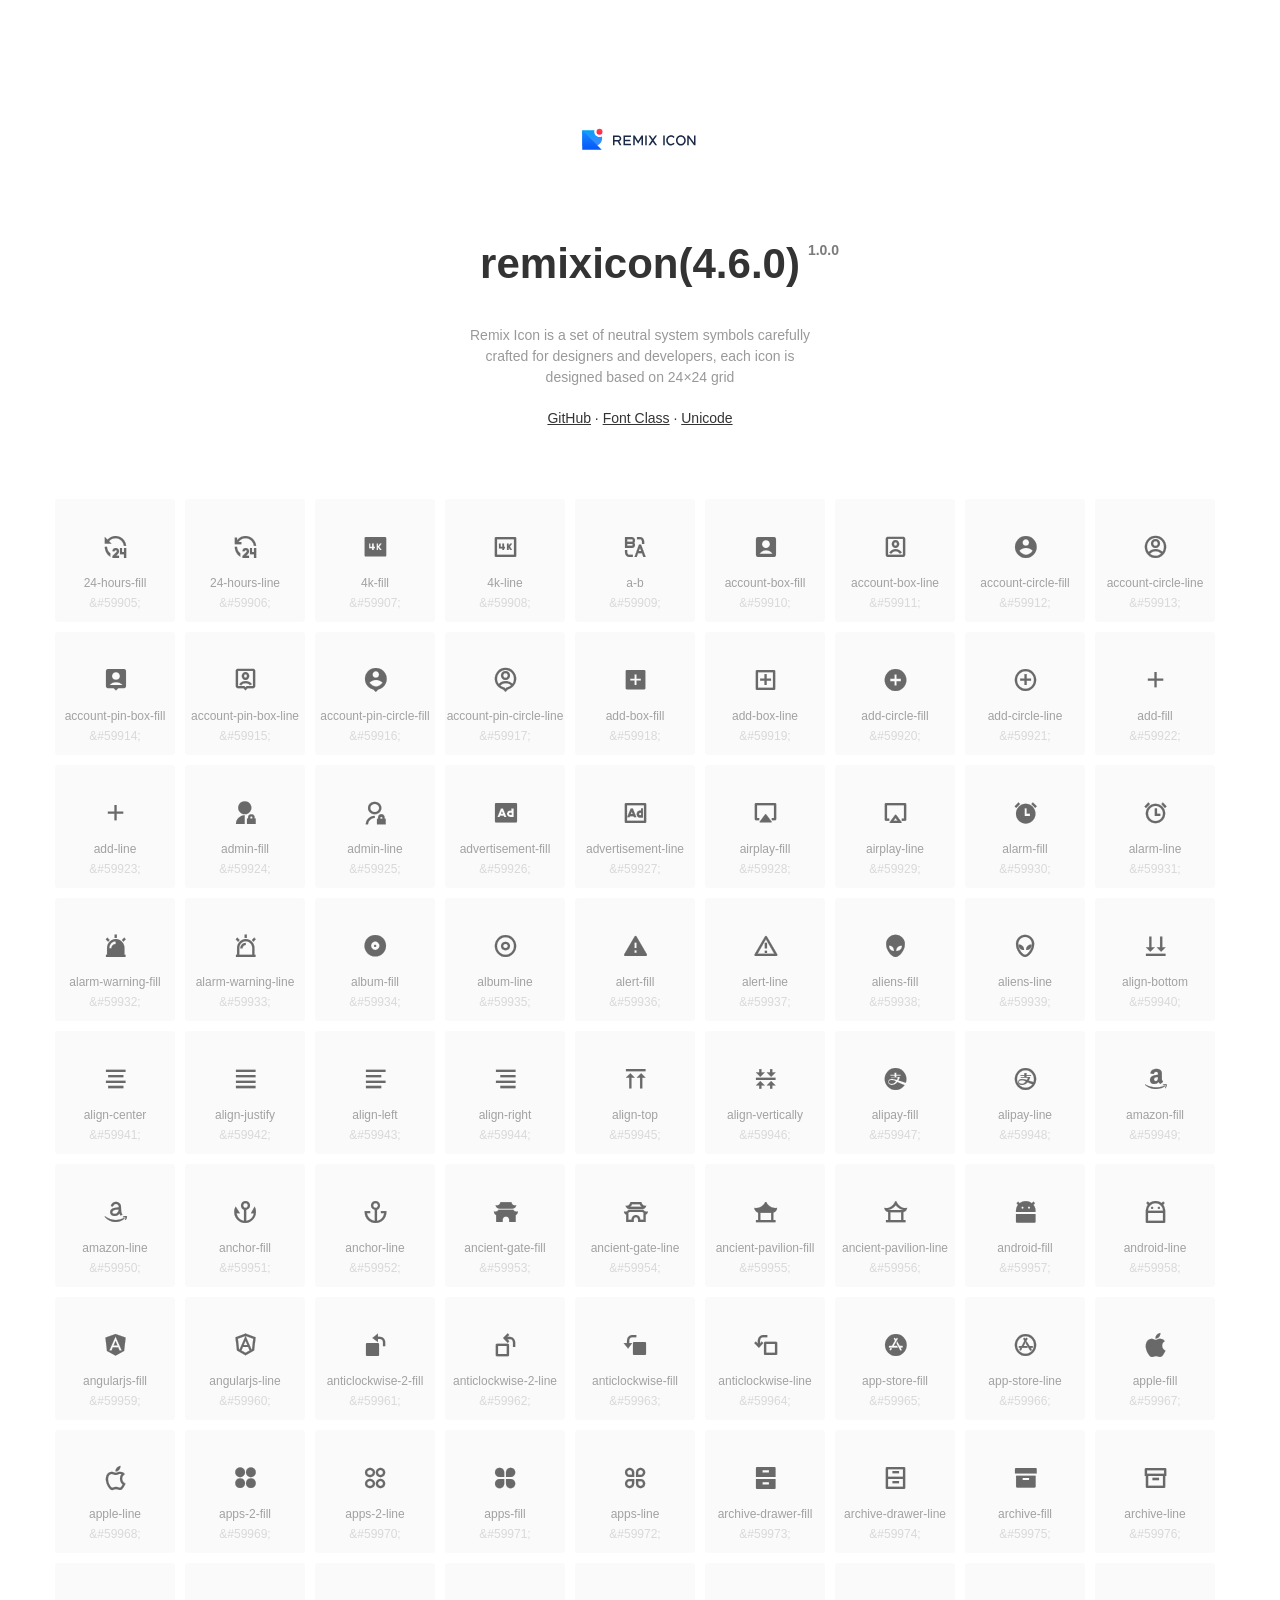
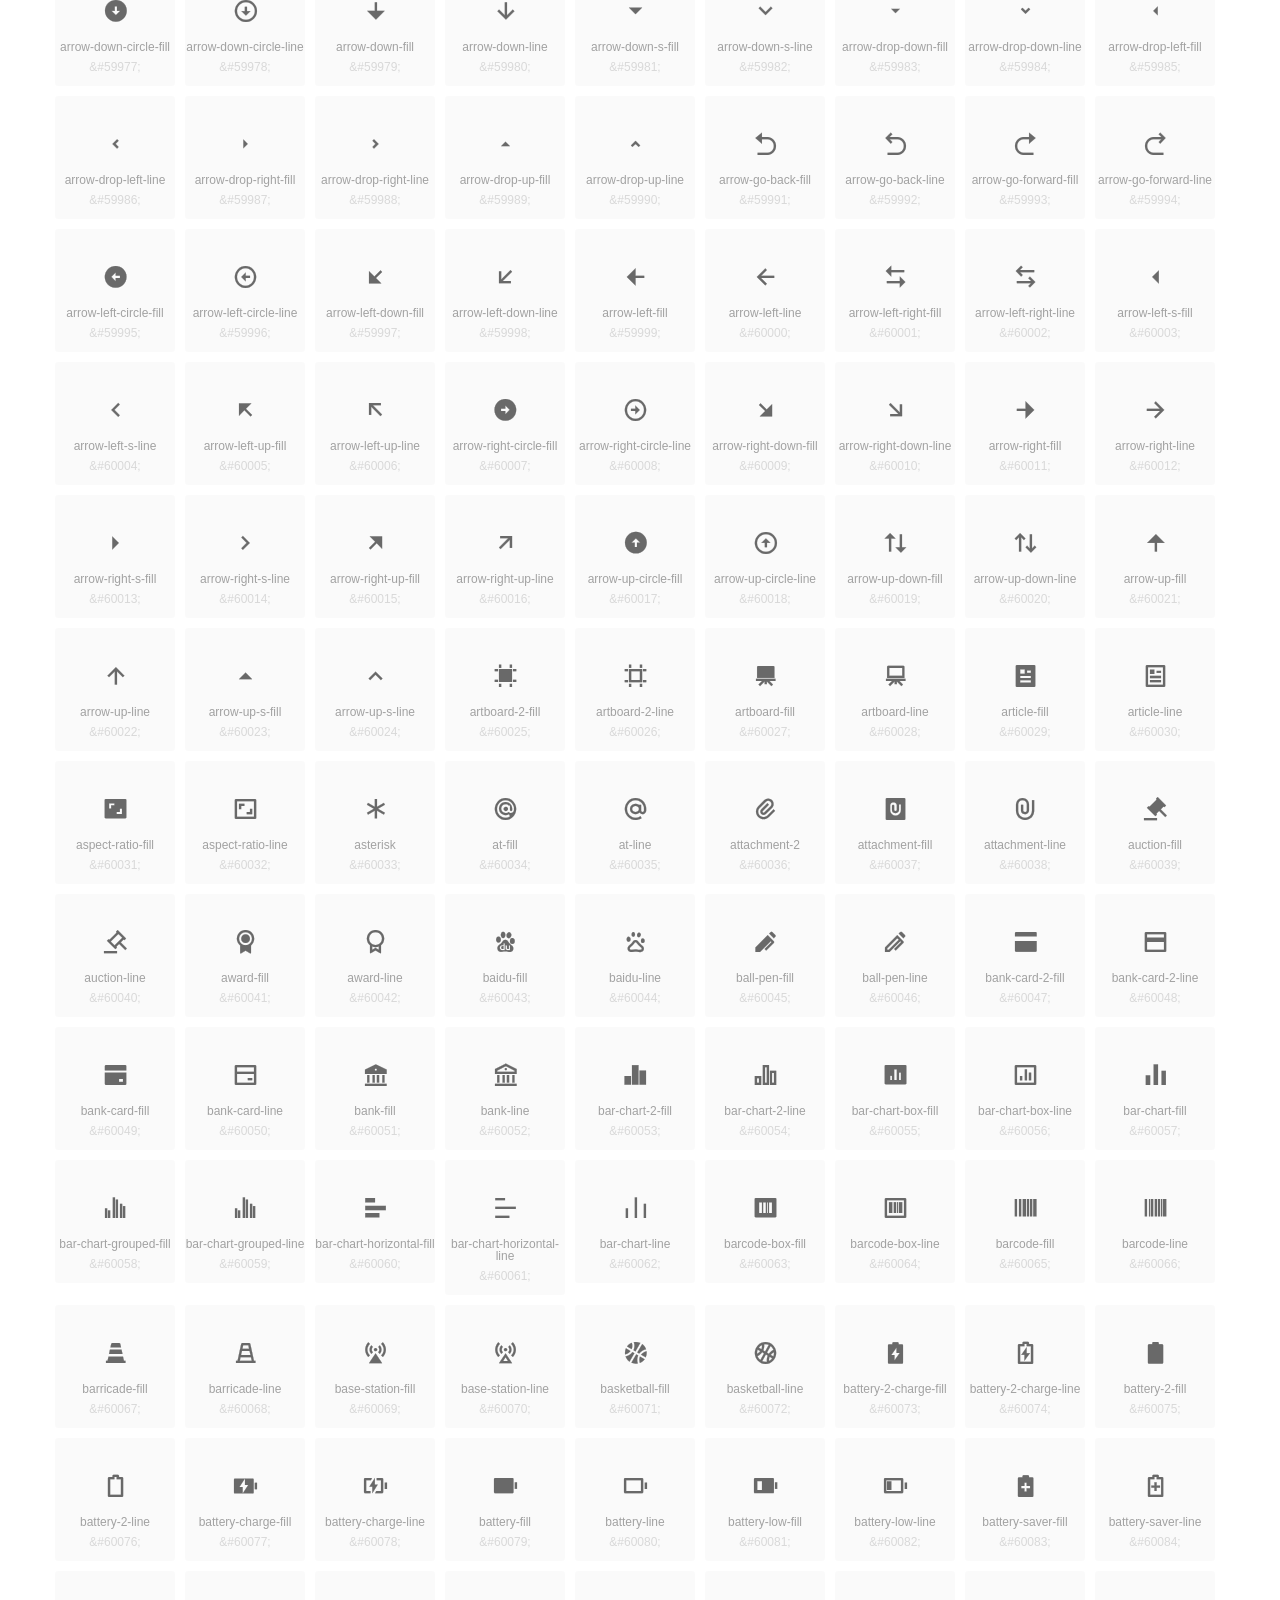
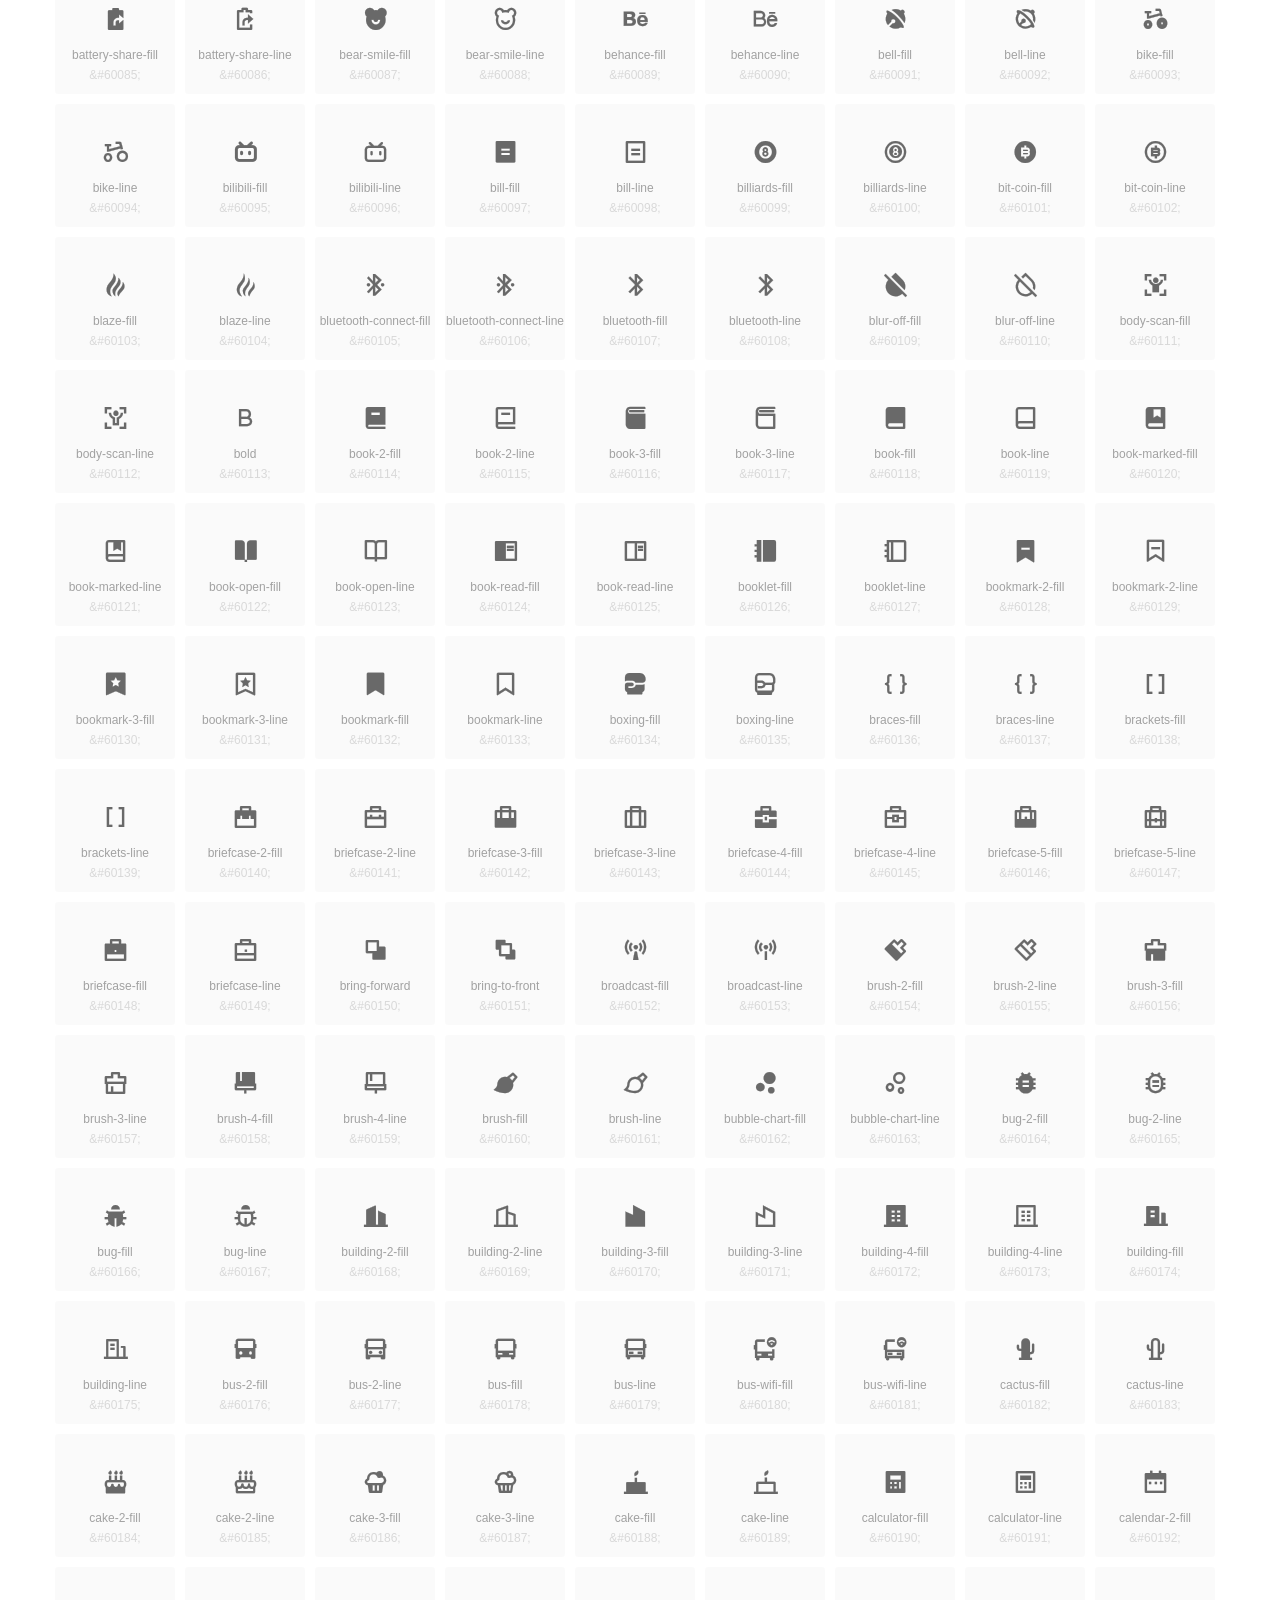
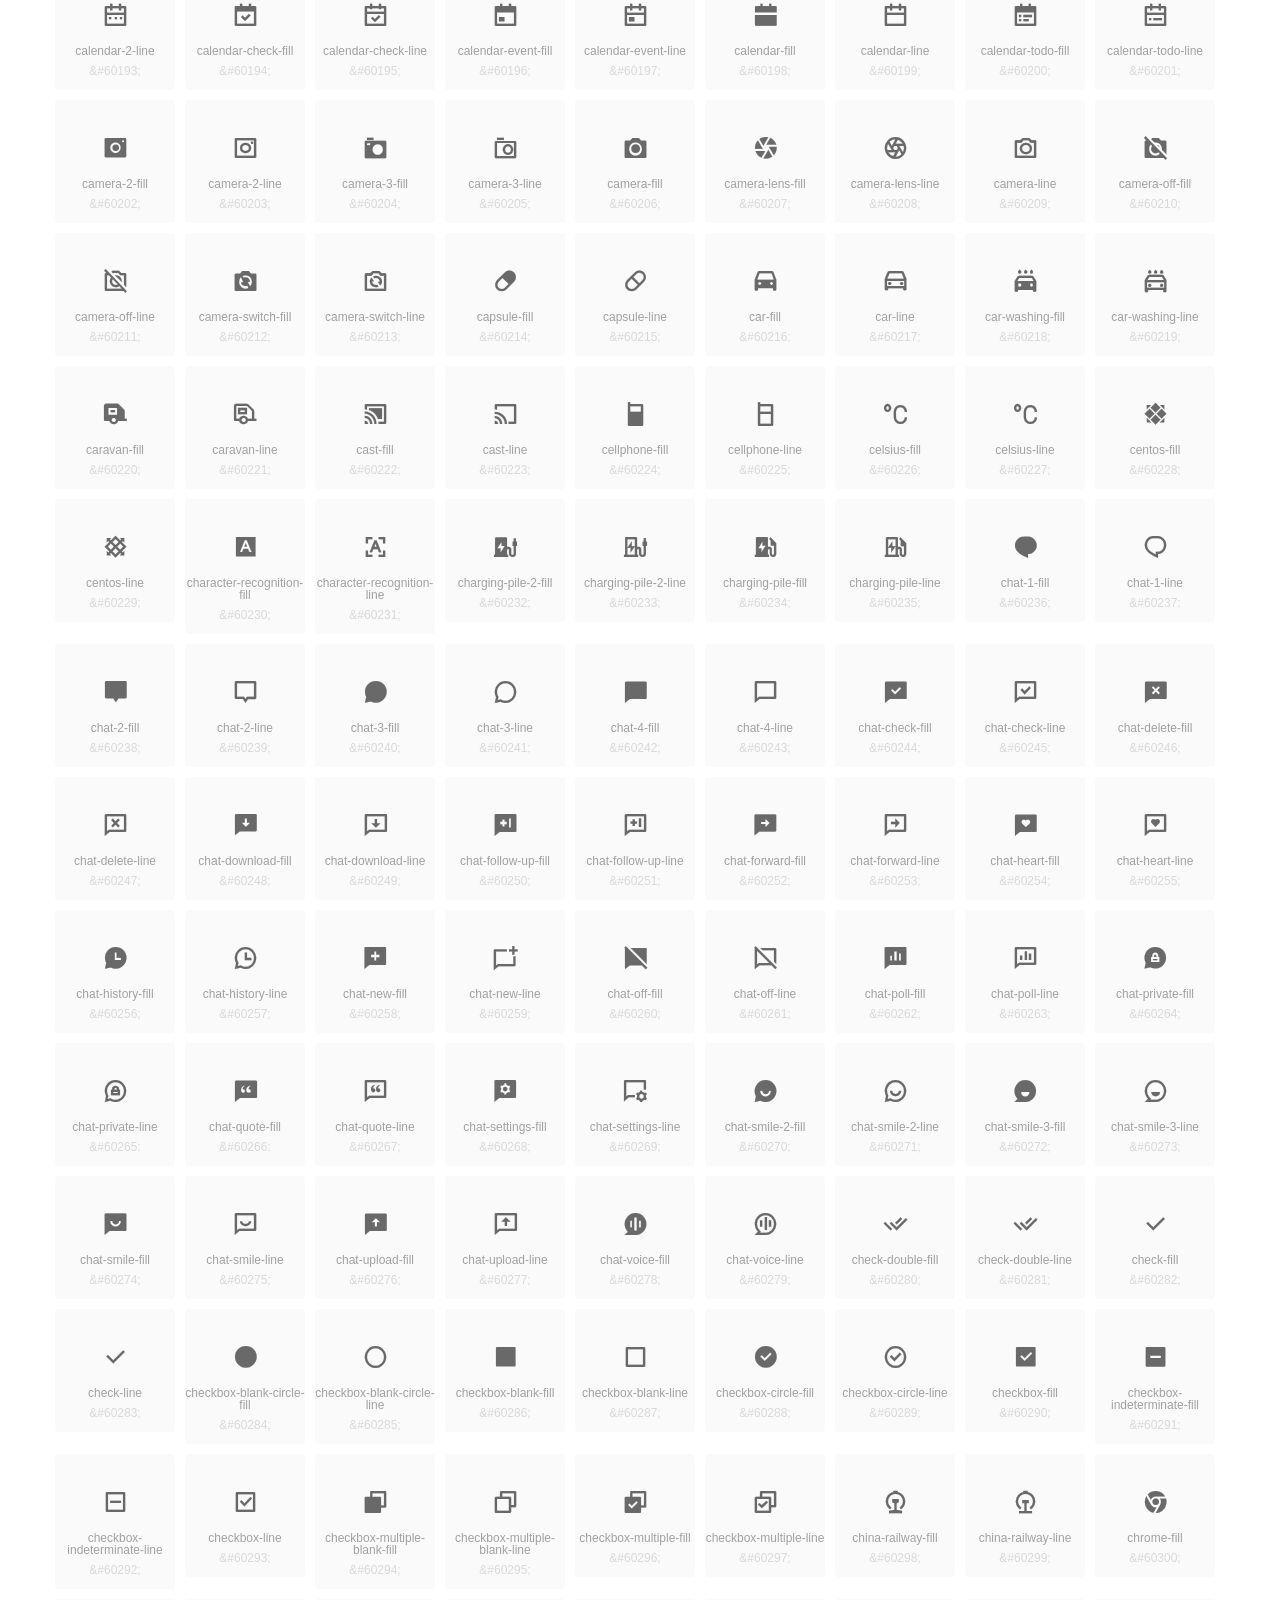
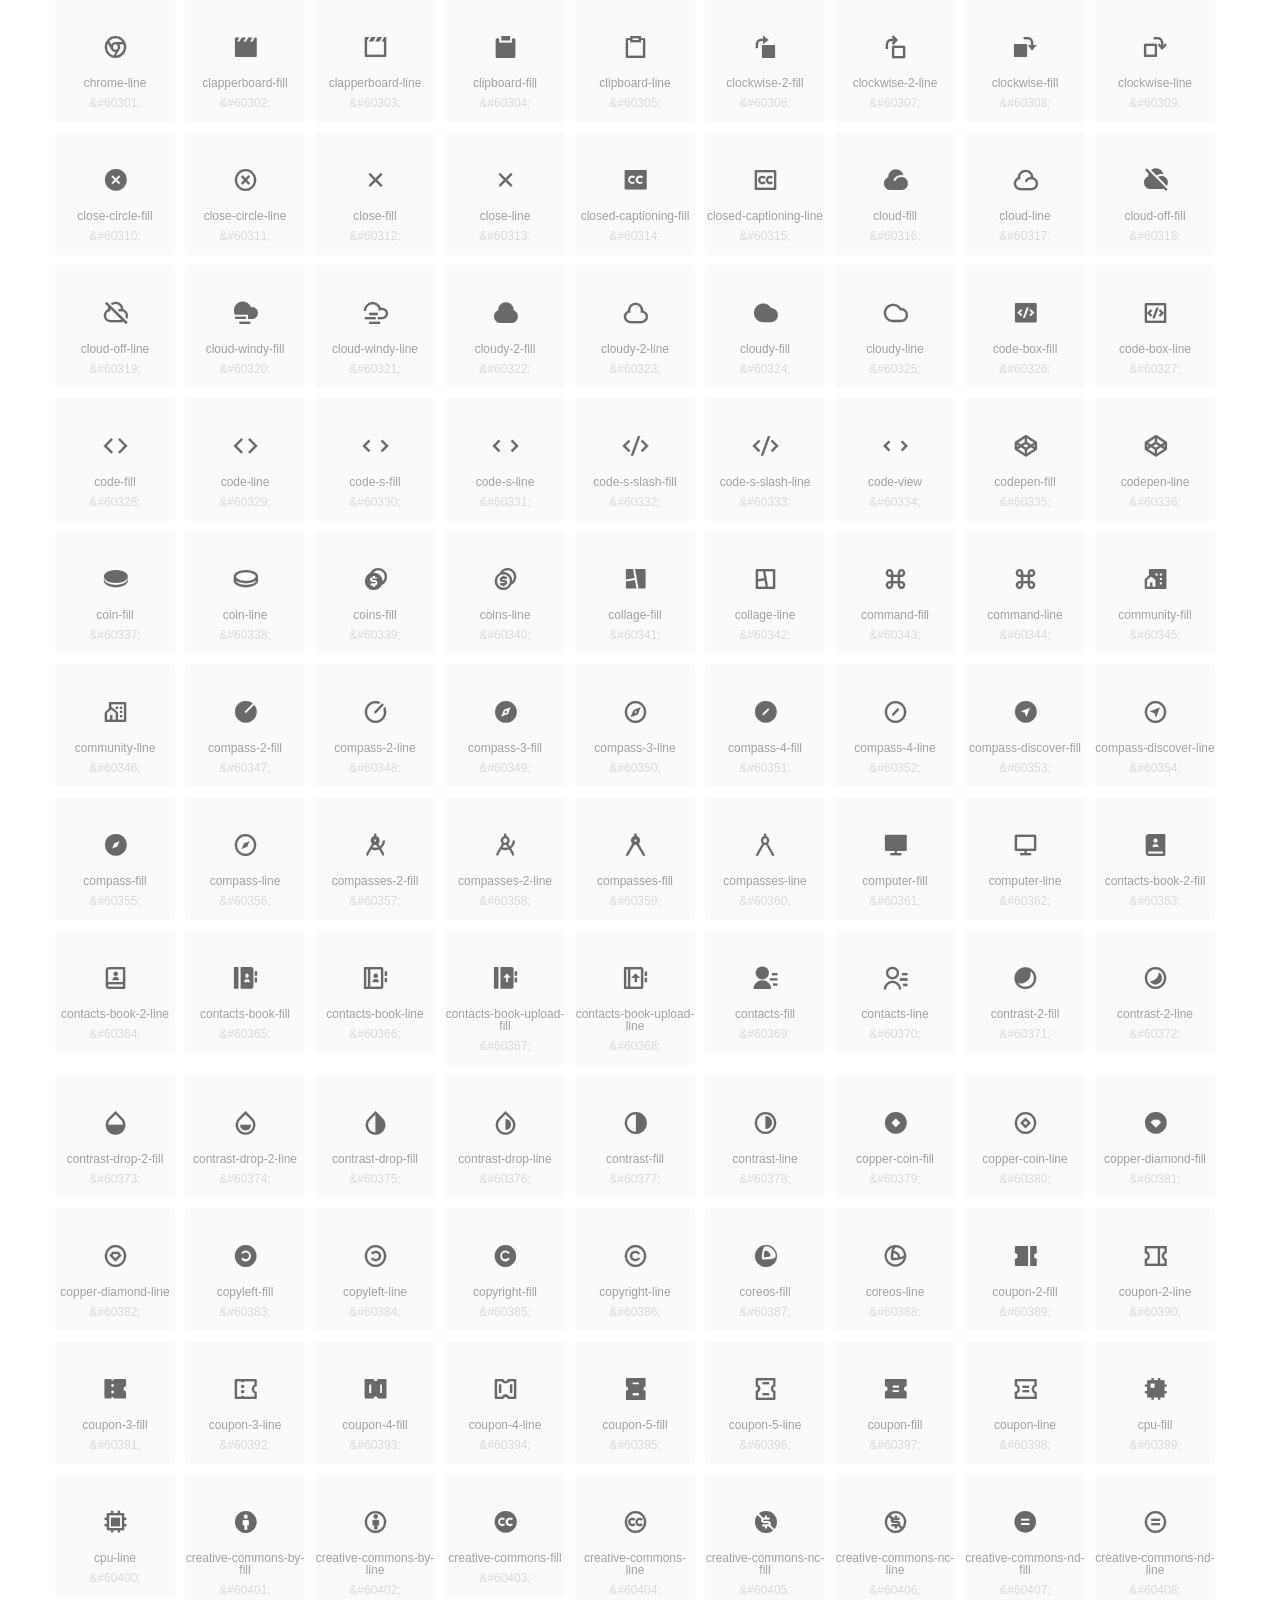
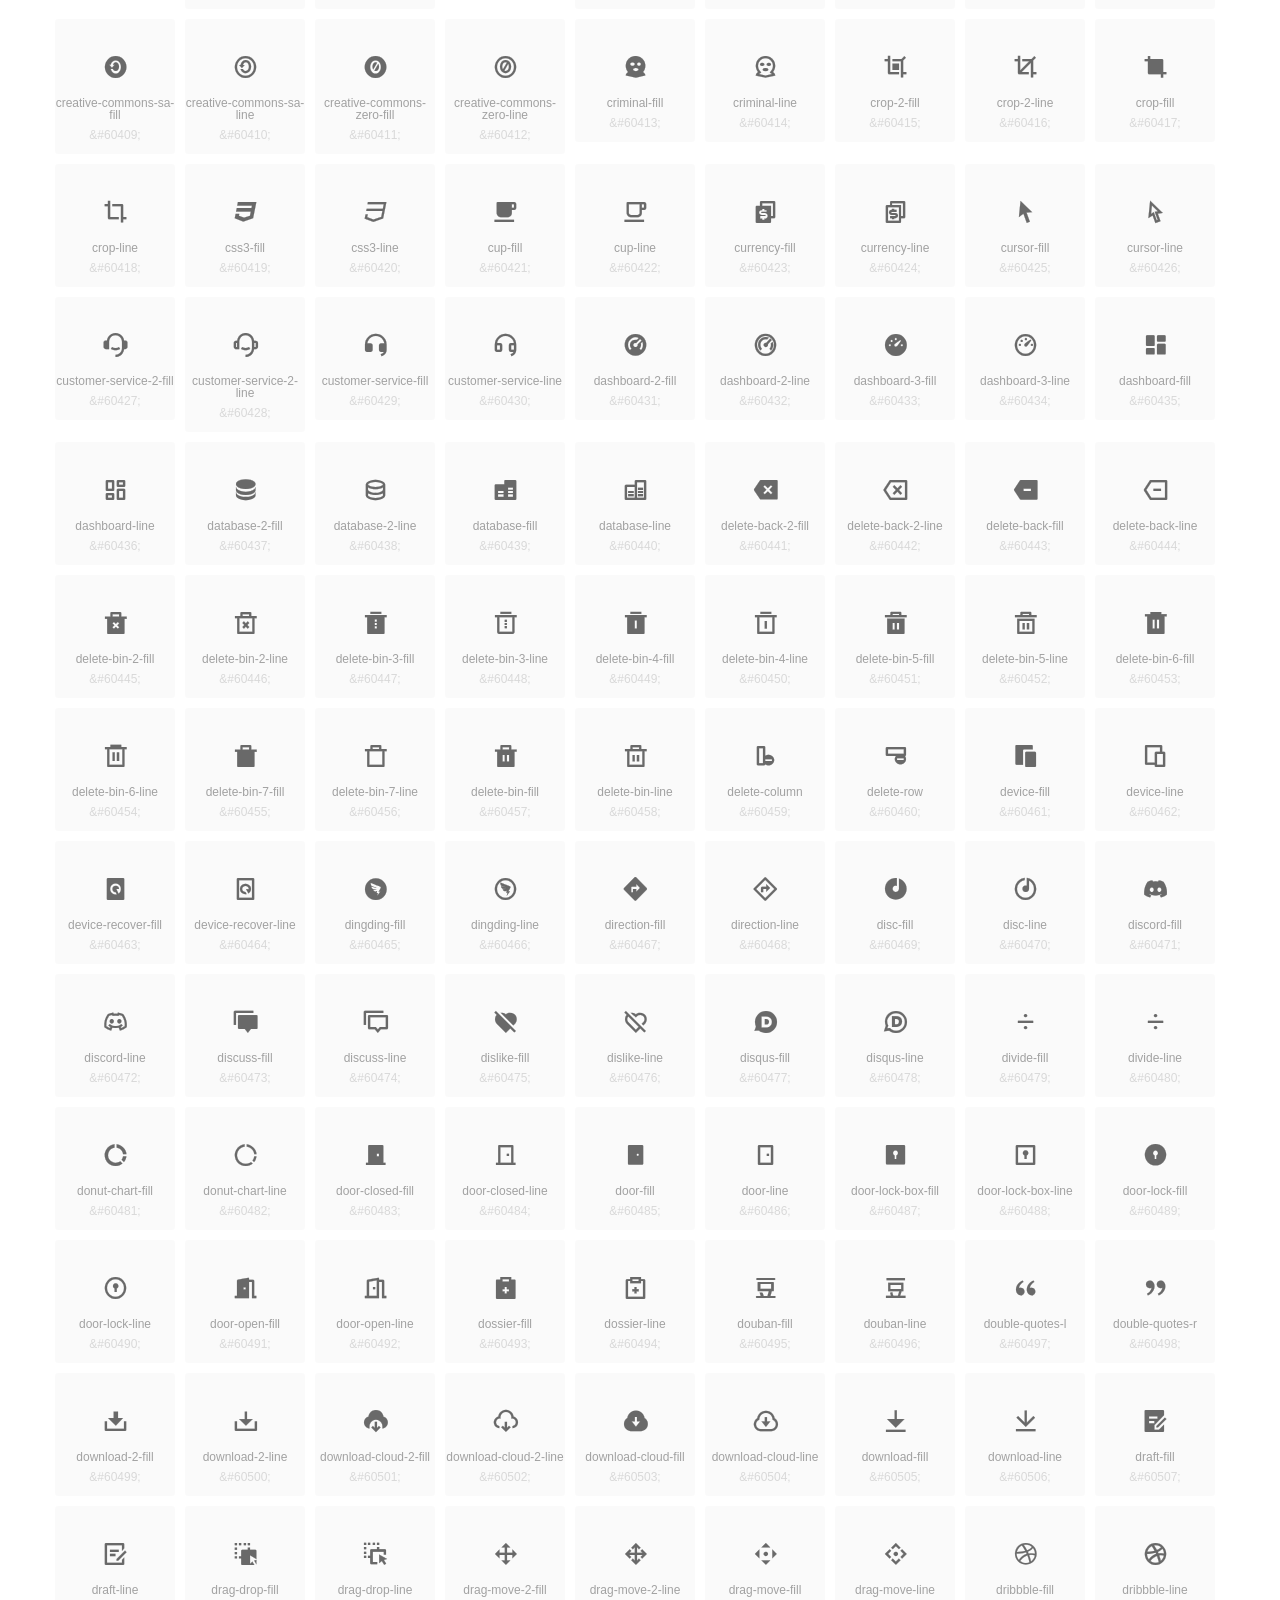
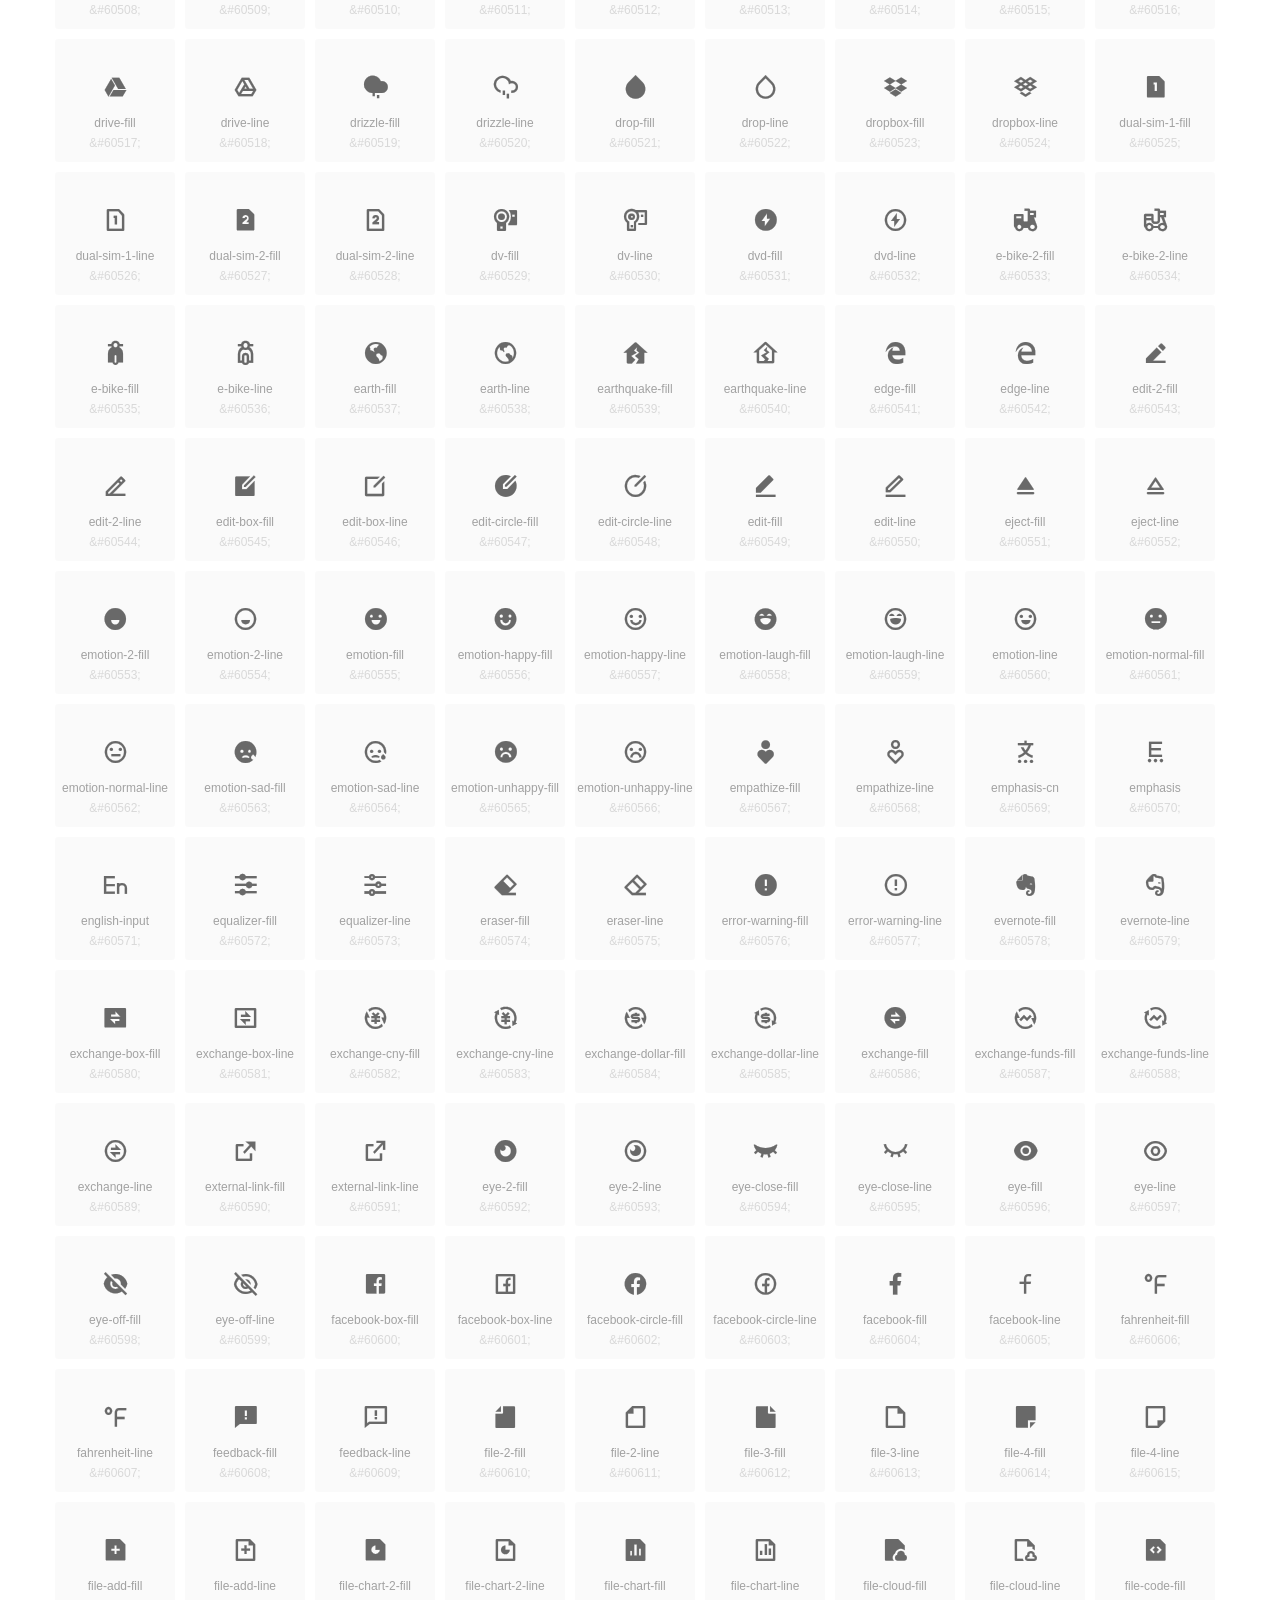
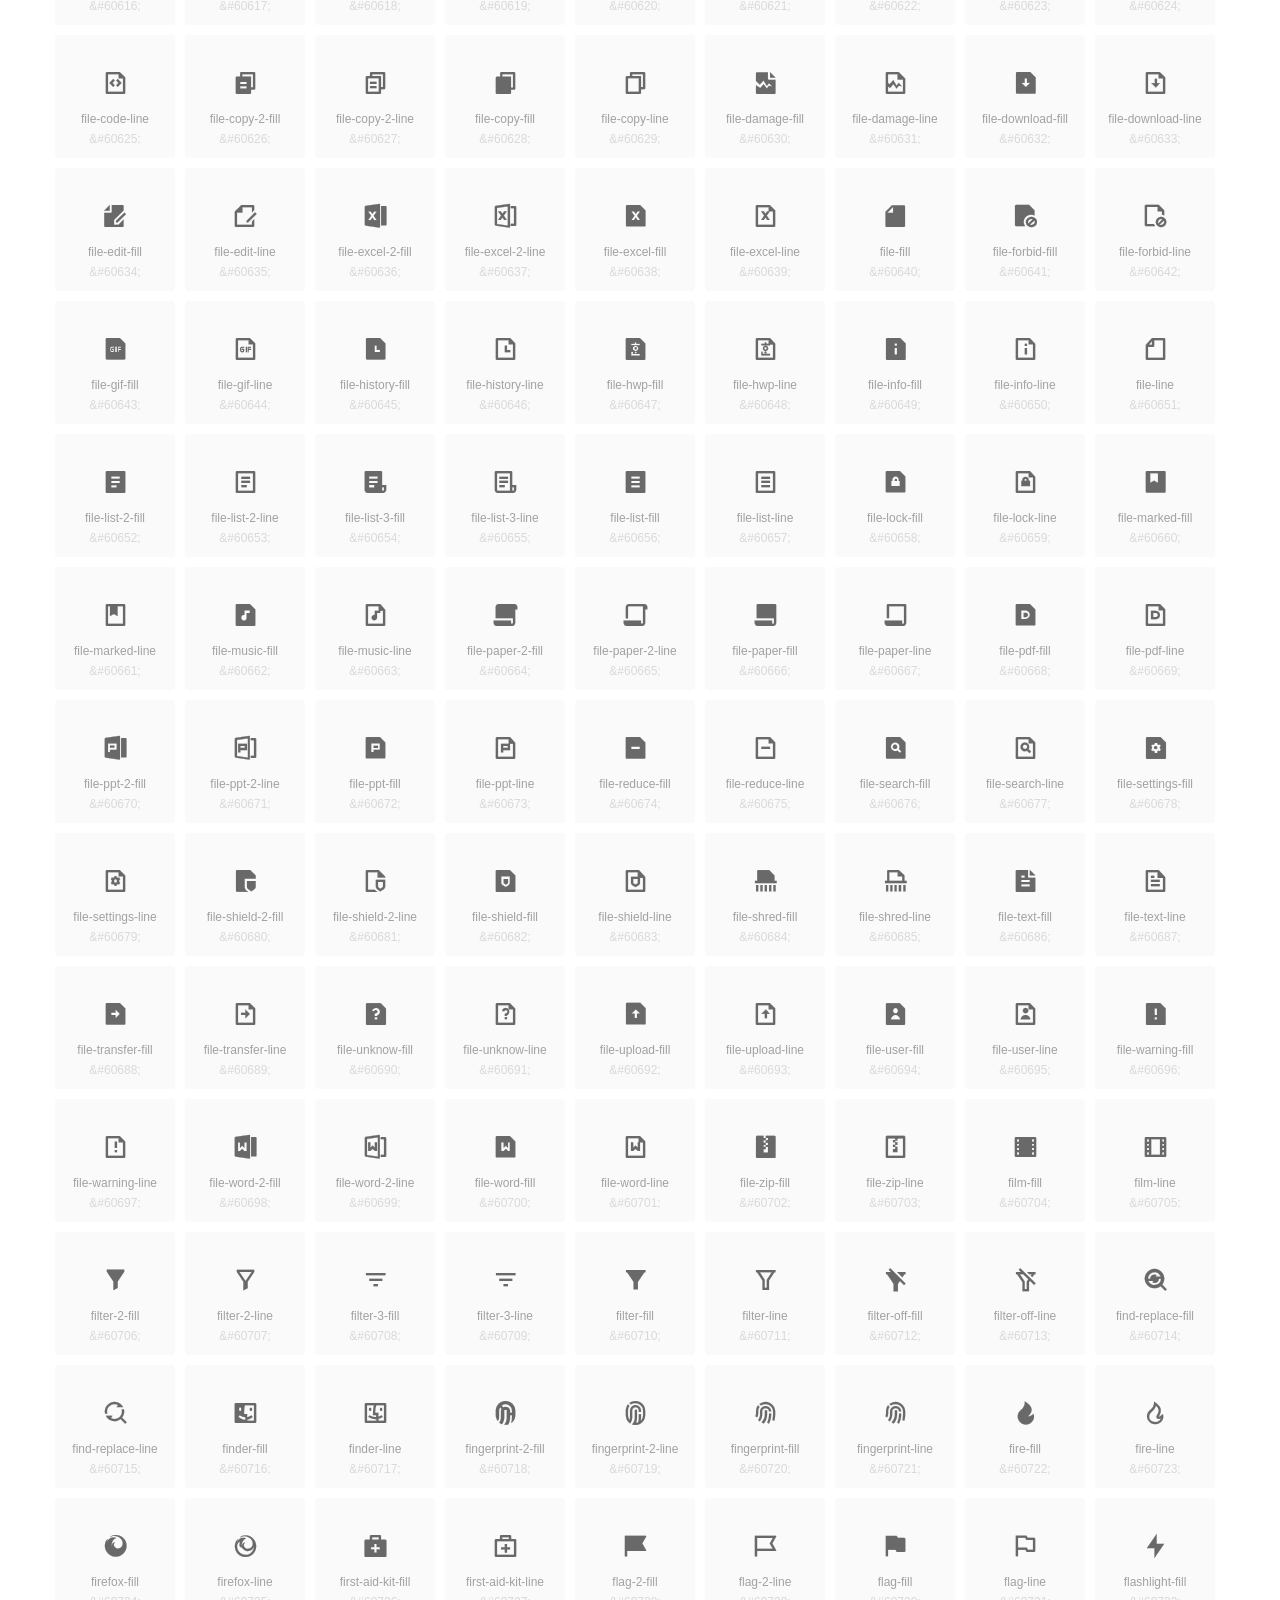
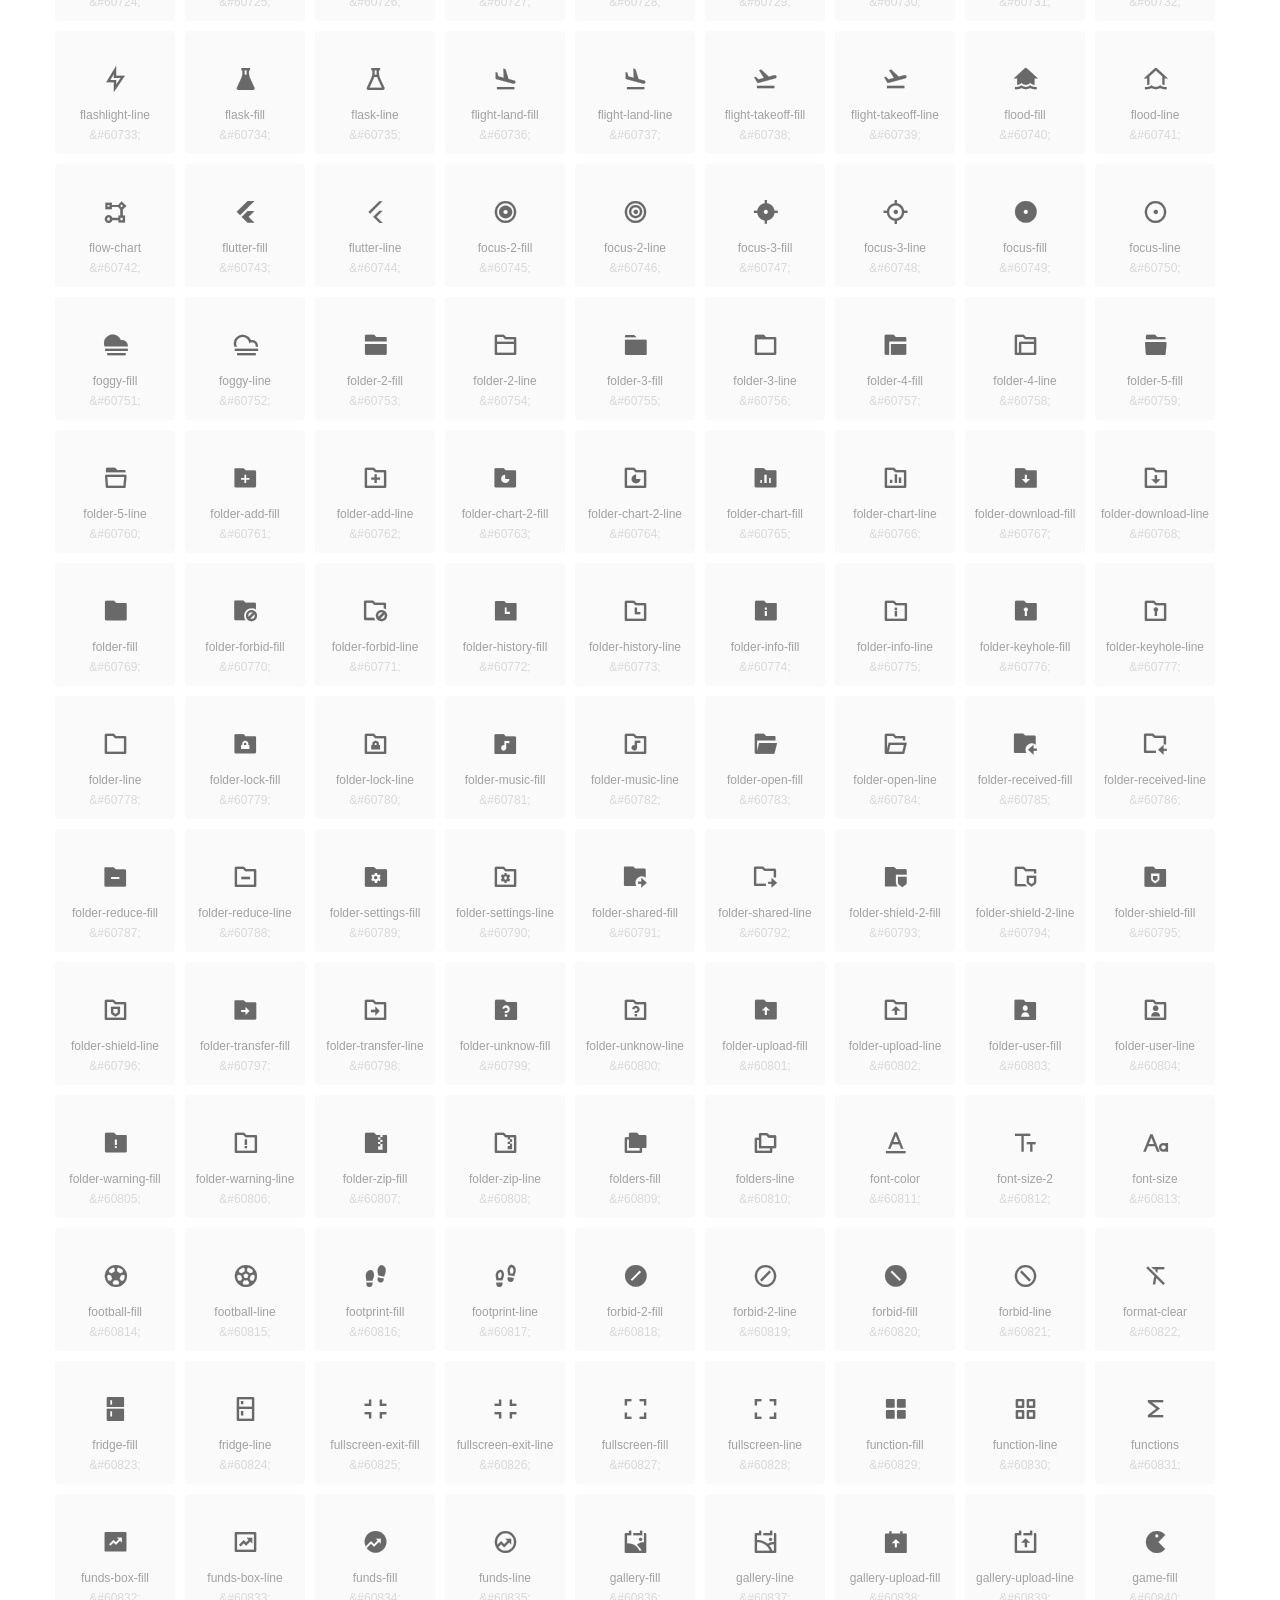
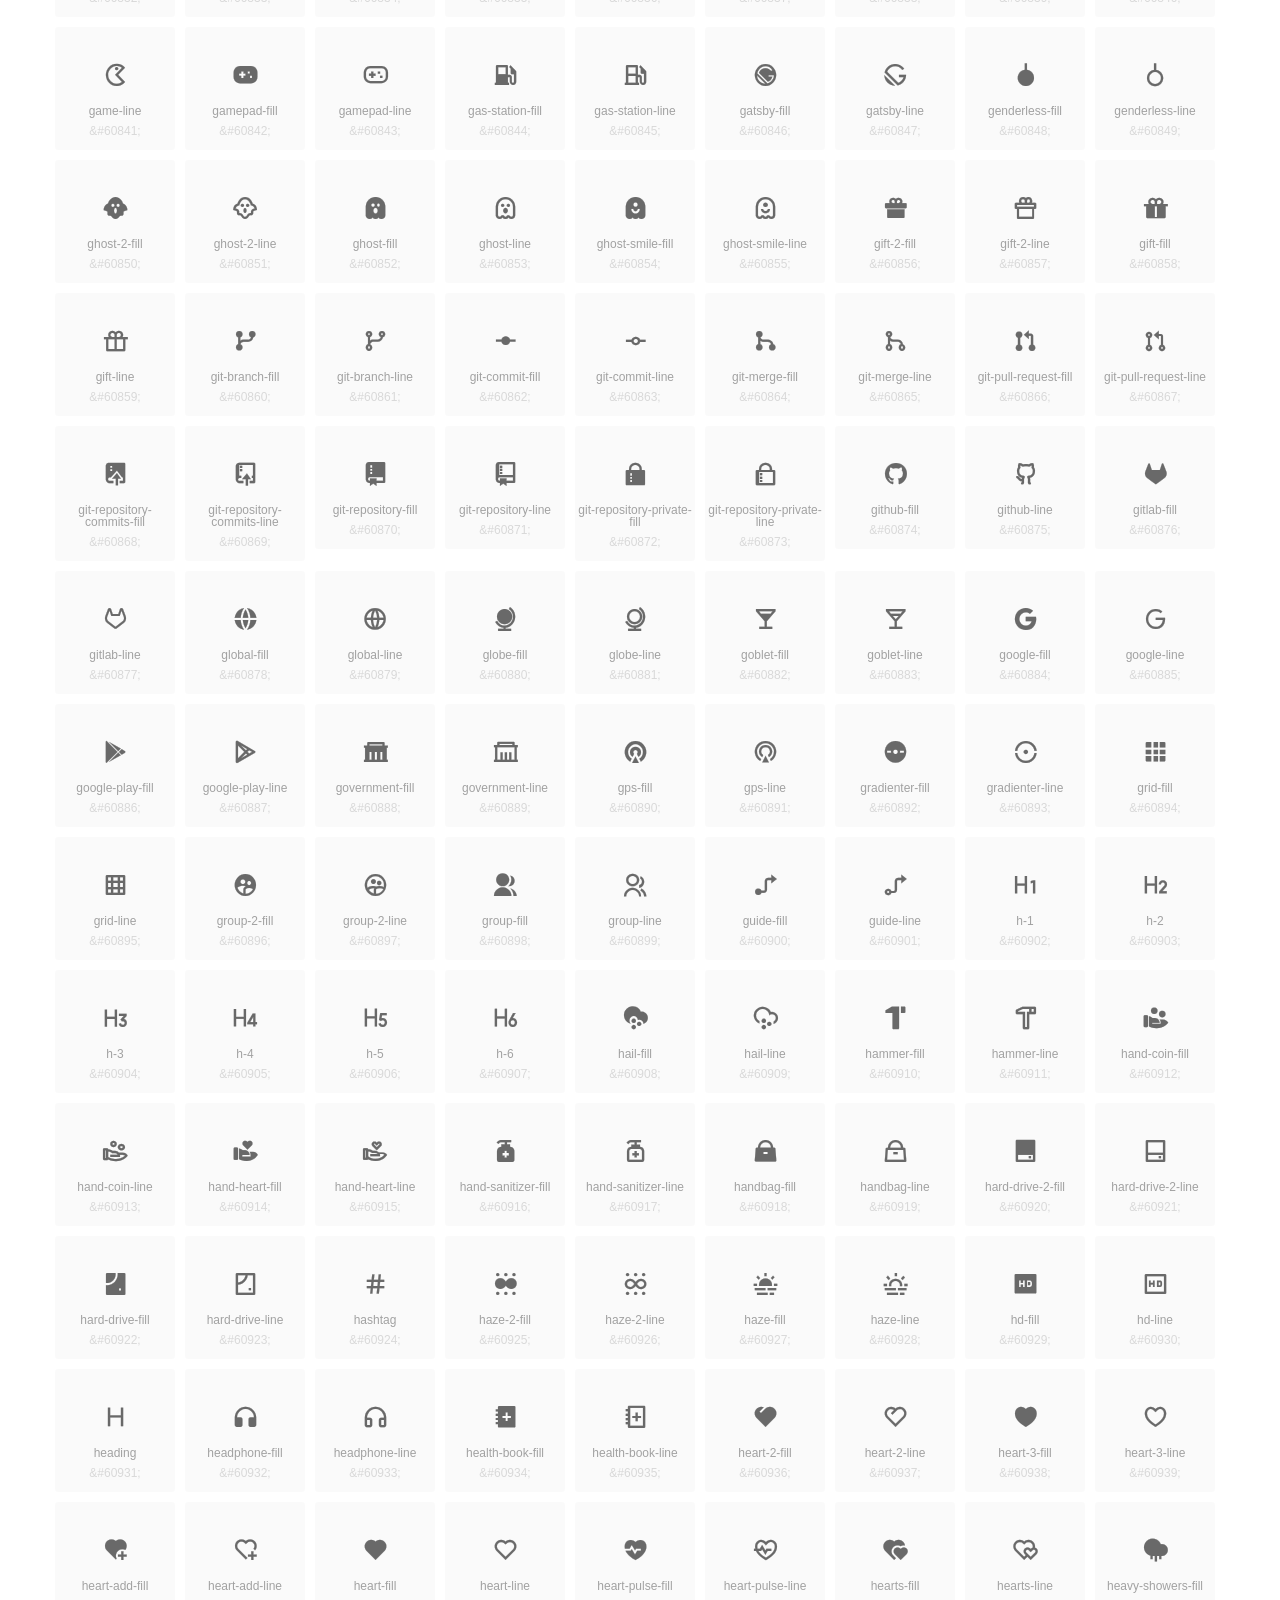
<file: remixicons/unicode.html>
<!DOCTYPE html>
<html lang="en">
<head>
  <meta charset="UTF-8">
  <title>remixicon(4.6.0)</title>
  <meta name="viewport" content="width=device-width,minimum-scale=1.0,maximum-scale=1.0,user-scalable=no">
   
  <meta name="description" content="Remix Icon is a set of neutral system symbols carefully crafted for designers and developers, each icon is designed based on 24×24 grid">
   
  <meta name="keywords" content="remixicon,TTF,EOT,WOFF,WOFF2,SVG">
  
  
  
  <style>
    *{margin: 0;padding: 0;list-style: none;}
    body { color: #696969; font: 12px/1.5 tahoma, arial, \5b8b\4f53, sans-serif; }
    a { color: #333; text-decoration: underline; }
    a:hover { color: rgb(9, 73, 209); }
    .header { color: #333; text-align: center; padding: 80px 0 60px 0; min-height: 153px; font-size: 14px; }
    .header .logo svg { height: 120px; width: 120px; }
    .header h1 { font-size: 42px; padding: 26px 0 10px 0; }
    .header sup {font-size: 14px; margin: 8px 0 0 8px; position: absolute; color: #7b7b7b; }
    .info {
      color: #999;
      font-weight: normal;
      max-width: 346px;
      margin: 0 auto;
      padding: 20px 0;
      font-size: 14px;
    }

    .icons { max-width: 1190px; margin: 0 auto; }
    .icons ul { text-align: center; }
    .icons ul li {
      vertical-align: top;
      width: 120px;
      display: inline-block;
      text-align: center;
      background-color: rgba(0,0,0,.02);
      border-radius: 3px;
      padding: 29px 0 10px 0;
      margin-right: 10px;
      margin-top: 10px;
      transition: all 0.6s ease;
    }
    .icons ul li:hover { background-color: rgba(0,0,0,.06); }
    .icons ul li:hover span { color: #3c75e4; opacity: 1; }
    .icons ul li .unicode { color: #8c8c8c; opacity: 0.3; }
    .icons ul li h4 {
      font-weight: normal;
      padding: 10px 0 5px 0;
      display: block;
      color: #8c8c8c;
      font-size: 14px;
      line-height: 12px;
      opacity: 0.8;
    }
    .icons ul li:hover h4 { opacity: 1; }
    .icons ul li svg { width: 24px; height: 24px; }
    .icons ul li:hover { color: #3c75e4; }
    .footer { text-align: center; padding: 10px 0 90px 0; }
    .footer a { text-align: center; padding: 10px 0 90px 0; color: #696969;}
    .footer a:hover { color: #0949d1; }
    .links { text-align: center; padding: 50px 0 0 0; font-size: 14px; }
    
    
    .icons ul .unicode-icon span { display: block; }
    .icons ul .unicode-icon h4 { font-size: 12px; }
    @font-face {
      font-family: "remixicon";
      src: url("remixicon.eot");
      /* IE9*/
      src: url("remixicon.eot#iefix") format("embedded-opentype"),
      /* IE6-IE8 */
      url("remixicon.woff2?1734404658166") format("woff2"),
      url("remixicon.woff?1734404658166") format("woff"),
      /* chrome, firefox */
      url("remixicon.ttf?1734404658166") format("truetype"),
      /* chrome, firefox, opera, Safari, Android, iOS 4.2+*/
      url("remixicon.svg#remixicon?1734404658166") format("svg");
      /* iOS 4.1- */
    }
    .iconfont {
      font-family: "remixicon" !important;
      font-size: 26px;
      font-style: normal;
      -webkit-font-smoothing: antialiased;
      -webkit-text-stroke-width: 0.2px;
      -moz-osx-font-smoothing: grayscale;
    }
    
    
  </style>
  
</head>

<body>
  
  <div class="header">
    
    <div class="logo">
      <a href="./"><svg width="160" height="32" viewBox="0 0 160 32" fill="none" xmlns="http://www.w3.org/2000/svg">
<path d="M121.5 9.80005C123.33 9.80005 124.984 10.5797 126.165 11.8344L124.75 13.2496C123.929 12.3549 122.773 11.8 121.5 11.8C119.029 11.8 117 13.891 117 16.5C117 19.1091 119.029 21.2 121.5 21.2C122.773 21.2 123.929 20.6452 124.75 19.7505L126.165 21.1657C124.984 22.4204 123.33 23.2 121.5 23.2C117.91 23.2 115 20.2004 115 16.5C115 12.7997 117.91 9.80005 121.5 9.80005Z" fill="#1A2947"/>
<path d="M113 10V23H111V10H113Z" fill="#1A2947"/>
<path d="M154 23V9.99988H152L152 19.6019L144.997 9.99988L143 10.0039V23H145L145 13.3969L152 23H154Z" fill="#1A2947"/>
<path d="M68 10V12H60V15.5H67V17.5H60V21H68V23H58V10H68Z" fill="#1A2947"/>
<path d="M82 10L77.4999 17.201L73 10H71V23H73V13.775L77.4999 20.975L82 13.773V23H84V10H82Z" fill="#1A2947"/>
<path d="M89 10V23H87V10H89Z" fill="#1A2947"/>
<path d="M96.9999 14.7565L93.6689 9.99951H91.2279L95.7789 16.4995L91.2289 22.9995H93.6689L96.9999 18.2435L100.33 22.9995H102.772L98.2209 16.4995L102.773 9.99951H100.33L96.9999 14.7565Z" fill="#1A2947"/>
<path fill-rule="evenodd" clip-rule="evenodd" d="M141 16.5C141 12.7997 138.09 9.80005 134.5 9.80005C130.91 9.80005 128 12.7997 128 16.5C128 20.2004 130.91 23.2 134.5 23.2C138.09 23.2 141 20.2004 141 16.5ZM130 16.5C130 13.891 132.029 11.8 134.5 11.8C136.971 11.8 139 13.891 139 16.5C139 19.1091 136.971 21.2 134.5 21.2C132.029 21.2 130 19.1091 130 16.5Z" fill="#1A2947"/>
<path fill-rule="evenodd" clip-rule="evenodd" d="M51 10C53.2091 10 55 11.7909 55 14C55 15.7175 53.9176 17.1821 52.3977 17.749L55.1901 22.999H52.9251L50.267 18H46V23H44V10H51ZM46 11.999V15.999L51 16C52.1046 16 53 15.1046 53 14C53 12.8955 52.1 12 51 12L46 11.999Z" fill="#1A2947"/>
<path fill-rule="evenodd" clip-rule="evenodd" d="M19.2887 3.00389C19.1928 3.0013 19.0965 3 19 3H3V24H19C24.799 24 29.5 19.299 29.5 13.5C29.5 12.7108 29.4129 11.942 29.2479 11.2025C28.2772 11.7119 27.1722 12 26 12C22.134 12 19 8.86599 19 5C19 4.30645 19.1009 3.63646 19.2887 3.00389Z" fill="url(#paint0_linear_960_1054)"/>
<g filter="url(#filter0_b_960_1054)">
<path fill-rule="evenodd" clip-rule="evenodd" d="M3 3L29 29H3V3Z" fill="url(#paint1_linear_960_1054)"/>
</g>
<circle cx="26" cy="5" r="4" fill="url(#paint2_linear_960_1054)"/>
<defs>
<filter id="filter0_b_960_1054" x="-2.43656" y="-2.43656" width="36.8731" height="36.8731" filterUnits="userSpaceOnUse" color-interpolation-filters="sRGB">
<feFlood flood-opacity="0" result="BackgroundImageFix"/>
<feGaussianBlur in="BackgroundImage" stdDeviation="2.71828"/>
<feComposite in2="SourceAlpha" operator="in" result="effect1_backgroundBlur_960_1054"/>
<feBlend mode="normal" in="SourceGraphic" in2="effect1_backgroundBlur_960_1054" result="shape"/>
</filter>
<linearGradient id="paint0_linear_960_1054" x1="3" y1="3" x2="3" y2="24" gradientUnits="userSpaceOnUse">
<stop stop-color="#05A0FA"/>
<stop offset="1" stop-color="#4785FF"/>
</linearGradient>
<linearGradient id="paint1_linear_960_1054" x1="3" y1="3" x2="3" y2="29" gradientUnits="userSpaceOnUse">
<stop stop-color="#1A8CFF"/>
<stop offset="1" stop-color="#0557FA"/>
</linearGradient>
<linearGradient id="paint2_linear_960_1054" x1="22" y1="1" x2="22" y2="9" gradientUnits="userSpaceOnUse">
<stop stop-color="#FF463A"/>
<stop offset="1" stop-color="#FF1F5A"/>
</linearGradient>
</defs>
</svg>
</a>
    </div>
    
    <h1>remixicon(4.6.0)<sup>1.0.0</sup></h1>
    <div class="info">
      Remix Icon is a set of neutral system symbols carefully crafted for designers and developers, each icon is designed based on 24×24 grid
    </div>
    <p>
      
      <a href="https://github.com/Remix-Design/remixicon.git">GitHub</a> · 
      
      <a href="index.html">Font Class</a> · 
      
      <a href="unicode.html">Unicode</a>
      
    </p>
  </div>
  <div class="icons">
    <ul>
      <li class="unicode-icon"><span class="iconfont"></span><h4>24-hours-fill</h4><span class="unicode">&amp;#59905;</span></li><li class="unicode-icon"><span class="iconfont"></span><h4>24-hours-line</h4><span class="unicode">&amp;#59906;</span></li><li class="unicode-icon"><span class="iconfont"></span><h4>4k-fill</h4><span class="unicode">&amp;#59907;</span></li><li class="unicode-icon"><span class="iconfont"></span><h4>4k-line</h4><span class="unicode">&amp;#59908;</span></li><li class="unicode-icon"><span class="iconfont"></span><h4>a-b</h4><span class="unicode">&amp;#59909;</span></li><li class="unicode-icon"><span class="iconfont"></span><h4>account-box-fill</h4><span class="unicode">&amp;#59910;</span></li><li class="unicode-icon"><span class="iconfont"></span><h4>account-box-line</h4><span class="unicode">&amp;#59911;</span></li><li class="unicode-icon"><span class="iconfont"></span><h4>account-circle-fill</h4><span class="unicode">&amp;#59912;</span></li><li class="unicode-icon"><span class="iconfont"></span><h4>account-circle-line</h4><span class="unicode">&amp;#59913;</span></li><li class="unicode-icon"><span class="iconfont"></span><h4>account-pin-box-fill</h4><span class="unicode">&amp;#59914;</span></li><li class="unicode-icon"><span class="iconfont"></span><h4>account-pin-box-line</h4><span class="unicode">&amp;#59915;</span></li><li class="unicode-icon"><span class="iconfont"></span><h4>account-pin-circle-fill</h4><span class="unicode">&amp;#59916;</span></li><li class="unicode-icon"><span class="iconfont"></span><h4>account-pin-circle-line</h4><span class="unicode">&amp;#59917;</span></li><li class="unicode-icon"><span class="iconfont"></span><h4>add-box-fill</h4><span class="unicode">&amp;#59918;</span></li><li class="unicode-icon"><span class="iconfont"></span><h4>add-box-line</h4><span class="unicode">&amp;#59919;</span></li><li class="unicode-icon"><span class="iconfont"></span><h4>add-circle-fill</h4><span class="unicode">&amp;#59920;</span></li><li class="unicode-icon"><span class="iconfont"></span><h4>add-circle-line</h4><span class="unicode">&amp;#59921;</span></li><li class="unicode-icon"><span class="iconfont"></span><h4>add-fill</h4><span class="unicode">&amp;#59922;</span></li><li class="unicode-icon"><span class="iconfont"></span><h4>add-line</h4><span class="unicode">&amp;#59923;</span></li><li class="unicode-icon"><span class="iconfont"></span><h4>admin-fill</h4><span class="unicode">&amp;#59924;</span></li><li class="unicode-icon"><span class="iconfont"></span><h4>admin-line</h4><span class="unicode">&amp;#59925;</span></li><li class="unicode-icon"><span class="iconfont"></span><h4>advertisement-fill</h4><span class="unicode">&amp;#59926;</span></li><li class="unicode-icon"><span class="iconfont"></span><h4>advertisement-line</h4><span class="unicode">&amp;#59927;</span></li><li class="unicode-icon"><span class="iconfont"></span><h4>airplay-fill</h4><span class="unicode">&amp;#59928;</span></li><li class="unicode-icon"><span class="iconfont"></span><h4>airplay-line</h4><span class="unicode">&amp;#59929;</span></li><li class="unicode-icon"><span class="iconfont"></span><h4>alarm-fill</h4><span class="unicode">&amp;#59930;</span></li><li class="unicode-icon"><span class="iconfont"></span><h4>alarm-line</h4><span class="unicode">&amp;#59931;</span></li><li class="unicode-icon"><span class="iconfont"></span><h4>alarm-warning-fill</h4><span class="unicode">&amp;#59932;</span></li><li class="unicode-icon"><span class="iconfont"></span><h4>alarm-warning-line</h4><span class="unicode">&amp;#59933;</span></li><li class="unicode-icon"><span class="iconfont"></span><h4>album-fill</h4><span class="unicode">&amp;#59934;</span></li><li class="unicode-icon"><span class="iconfont"></span><h4>album-line</h4><span class="unicode">&amp;#59935;</span></li><li class="unicode-icon"><span class="iconfont"></span><h4>alert-fill</h4><span class="unicode">&amp;#59936;</span></li><li class="unicode-icon"><span class="iconfont"></span><h4>alert-line</h4><span class="unicode">&amp;#59937;</span></li><li class="unicode-icon"><span class="iconfont"></span><h4>aliens-fill</h4><span class="unicode">&amp;#59938;</span></li><li class="unicode-icon"><span class="iconfont"></span><h4>aliens-line</h4><span class="unicode">&amp;#59939;</span></li><li class="unicode-icon"><span class="iconfont"></span><h4>align-bottom</h4><span class="unicode">&amp;#59940;</span></li><li class="unicode-icon"><span class="iconfont"></span><h4>align-center</h4><span class="unicode">&amp;#59941;</span></li><li class="unicode-icon"><span class="iconfont"></span><h4>align-justify</h4><span class="unicode">&amp;#59942;</span></li><li class="unicode-icon"><span class="iconfont"></span><h4>align-left</h4><span class="unicode">&amp;#59943;</span></li><li class="unicode-icon"><span class="iconfont"></span><h4>align-right</h4><span class="unicode">&amp;#59944;</span></li><li class="unicode-icon"><span class="iconfont"></span><h4>align-top</h4><span class="unicode">&amp;#59945;</span></li><li class="unicode-icon"><span class="iconfont"></span><h4>align-vertically</h4><span class="unicode">&amp;#59946;</span></li><li class="unicode-icon"><span class="iconfont"></span><h4>alipay-fill</h4><span class="unicode">&amp;#59947;</span></li><li class="unicode-icon"><span class="iconfont"></span><h4>alipay-line</h4><span class="unicode">&amp;#59948;</span></li><li class="unicode-icon"><span class="iconfont"></span><h4>amazon-fill</h4><span class="unicode">&amp;#59949;</span></li><li class="unicode-icon"><span class="iconfont"></span><h4>amazon-line</h4><span class="unicode">&amp;#59950;</span></li><li class="unicode-icon"><span class="iconfont"></span><h4>anchor-fill</h4><span class="unicode">&amp;#59951;</span></li><li class="unicode-icon"><span class="iconfont"></span><h4>anchor-line</h4><span class="unicode">&amp;#59952;</span></li><li class="unicode-icon"><span class="iconfont"></span><h4>ancient-gate-fill</h4><span class="unicode">&amp;#59953;</span></li><li class="unicode-icon"><span class="iconfont"></span><h4>ancient-gate-line</h4><span class="unicode">&amp;#59954;</span></li><li class="unicode-icon"><span class="iconfont"></span><h4>ancient-pavilion-fill</h4><span class="unicode">&amp;#59955;</span></li><li class="unicode-icon"><span class="iconfont"></span><h4>ancient-pavilion-line</h4><span class="unicode">&amp;#59956;</span></li><li class="unicode-icon"><span class="iconfont"></span><h4>android-fill</h4><span class="unicode">&amp;#59957;</span></li><li class="unicode-icon"><span class="iconfont"></span><h4>android-line</h4><span class="unicode">&amp;#59958;</span></li><li class="unicode-icon"><span class="iconfont"></span><h4>angularjs-fill</h4><span class="unicode">&amp;#59959;</span></li><li class="unicode-icon"><span class="iconfont"></span><h4>angularjs-line</h4><span class="unicode">&amp;#59960;</span></li><li class="unicode-icon"><span class="iconfont"></span><h4>anticlockwise-2-fill</h4><span class="unicode">&amp;#59961;</span></li><li class="unicode-icon"><span class="iconfont"></span><h4>anticlockwise-2-line</h4><span class="unicode">&amp;#59962;</span></li><li class="unicode-icon"><span class="iconfont"></span><h4>anticlockwise-fill</h4><span class="unicode">&amp;#59963;</span></li><li class="unicode-icon"><span class="iconfont"></span><h4>anticlockwise-line</h4><span class="unicode">&amp;#59964;</span></li><li class="unicode-icon"><span class="iconfont"></span><h4>app-store-fill</h4><span class="unicode">&amp;#59965;</span></li><li class="unicode-icon"><span class="iconfont"></span><h4>app-store-line</h4><span class="unicode">&amp;#59966;</span></li><li class="unicode-icon"><span class="iconfont"></span><h4>apple-fill</h4><span class="unicode">&amp;#59967;</span></li><li class="unicode-icon"><span class="iconfont"></span><h4>apple-line</h4><span class="unicode">&amp;#59968;</span></li><li class="unicode-icon"><span class="iconfont"></span><h4>apps-2-fill</h4><span class="unicode">&amp;#59969;</span></li><li class="unicode-icon"><span class="iconfont"></span><h4>apps-2-line</h4><span class="unicode">&amp;#59970;</span></li><li class="unicode-icon"><span class="iconfont"></span><h4>apps-fill</h4><span class="unicode">&amp;#59971;</span></li><li class="unicode-icon"><span class="iconfont"></span><h4>apps-line</h4><span class="unicode">&amp;#59972;</span></li><li class="unicode-icon"><span class="iconfont"></span><h4>archive-drawer-fill</h4><span class="unicode">&amp;#59973;</span></li><li class="unicode-icon"><span class="iconfont"></span><h4>archive-drawer-line</h4><span class="unicode">&amp;#59974;</span></li><li class="unicode-icon"><span class="iconfont"></span><h4>archive-fill</h4><span class="unicode">&amp;#59975;</span></li><li class="unicode-icon"><span class="iconfont"></span><h4>archive-line</h4><span class="unicode">&amp;#59976;</span></li><li class="unicode-icon"><span class="iconfont"></span><h4>arrow-down-circle-fill</h4><span class="unicode">&amp;#59977;</span></li><li class="unicode-icon"><span class="iconfont"></span><h4>arrow-down-circle-line</h4><span class="unicode">&amp;#59978;</span></li><li class="unicode-icon"><span class="iconfont"></span><h4>arrow-down-fill</h4><span class="unicode">&amp;#59979;</span></li><li class="unicode-icon"><span class="iconfont"></span><h4>arrow-down-line</h4><span class="unicode">&amp;#59980;</span></li><li class="unicode-icon"><span class="iconfont"></span><h4>arrow-down-s-fill</h4><span class="unicode">&amp;#59981;</span></li><li class="unicode-icon"><span class="iconfont"></span><h4>arrow-down-s-line</h4><span class="unicode">&amp;#59982;</span></li><li class="unicode-icon"><span class="iconfont"></span><h4>arrow-drop-down-fill</h4><span class="unicode">&amp;#59983;</span></li><li class="unicode-icon"><span class="iconfont"></span><h4>arrow-drop-down-line</h4><span class="unicode">&amp;#59984;</span></li><li class="unicode-icon"><span class="iconfont"></span><h4>arrow-drop-left-fill</h4><span class="unicode">&amp;#59985;</span></li><li class="unicode-icon"><span class="iconfont"></span><h4>arrow-drop-left-line</h4><span class="unicode">&amp;#59986;</span></li><li class="unicode-icon"><span class="iconfont"></span><h4>arrow-drop-right-fill</h4><span class="unicode">&amp;#59987;</span></li><li class="unicode-icon"><span class="iconfont"></span><h4>arrow-drop-right-line</h4><span class="unicode">&amp;#59988;</span></li><li class="unicode-icon"><span class="iconfont"></span><h4>arrow-drop-up-fill</h4><span class="unicode">&amp;#59989;</span></li><li class="unicode-icon"><span class="iconfont"></span><h4>arrow-drop-up-line</h4><span class="unicode">&amp;#59990;</span></li><li class="unicode-icon"><span class="iconfont"></span><h4>arrow-go-back-fill</h4><span class="unicode">&amp;#59991;</span></li><li class="unicode-icon"><span class="iconfont"></span><h4>arrow-go-back-line</h4><span class="unicode">&amp;#59992;</span></li><li class="unicode-icon"><span class="iconfont"></span><h4>arrow-go-forward-fill</h4><span class="unicode">&amp;#59993;</span></li><li class="unicode-icon"><span class="iconfont"></span><h4>arrow-go-forward-line</h4><span class="unicode">&amp;#59994;</span></li><li class="unicode-icon"><span class="iconfont"></span><h4>arrow-left-circle-fill</h4><span class="unicode">&amp;#59995;</span></li><li class="unicode-icon"><span class="iconfont"></span><h4>arrow-left-circle-line</h4><span class="unicode">&amp;#59996;</span></li><li class="unicode-icon"><span class="iconfont"></span><h4>arrow-left-down-fill</h4><span class="unicode">&amp;#59997;</span></li><li class="unicode-icon"><span class="iconfont"></span><h4>arrow-left-down-line</h4><span class="unicode">&amp;#59998;</span></li><li class="unicode-icon"><span class="iconfont"></span><h4>arrow-left-fill</h4><span class="unicode">&amp;#59999;</span></li><li class="unicode-icon"><span class="iconfont"></span><h4>arrow-left-line</h4><span class="unicode">&amp;#60000;</span></li><li class="unicode-icon"><span class="iconfont"></span><h4>arrow-left-right-fill</h4><span class="unicode">&amp;#60001;</span></li><li class="unicode-icon"><span class="iconfont"></span><h4>arrow-left-right-line</h4><span class="unicode">&amp;#60002;</span></li><li class="unicode-icon"><span class="iconfont"></span><h4>arrow-left-s-fill</h4><span class="unicode">&amp;#60003;</span></li><li class="unicode-icon"><span class="iconfont"></span><h4>arrow-left-s-line</h4><span class="unicode">&amp;#60004;</span></li><li class="unicode-icon"><span class="iconfont"></span><h4>arrow-left-up-fill</h4><span class="unicode">&amp;#60005;</span></li><li class="unicode-icon"><span class="iconfont"></span><h4>arrow-left-up-line</h4><span class="unicode">&amp;#60006;</span></li><li class="unicode-icon"><span class="iconfont"></span><h4>arrow-right-circle-fill</h4><span class="unicode">&amp;#60007;</span></li><li class="unicode-icon"><span class="iconfont"></span><h4>arrow-right-circle-line</h4><span class="unicode">&amp;#60008;</span></li><li class="unicode-icon"><span class="iconfont"></span><h4>arrow-right-down-fill</h4><span class="unicode">&amp;#60009;</span></li><li class="unicode-icon"><span class="iconfont"></span><h4>arrow-right-down-line</h4><span class="unicode">&amp;#60010;</span></li><li class="unicode-icon"><span class="iconfont"></span><h4>arrow-right-fill</h4><span class="unicode">&amp;#60011;</span></li><li class="unicode-icon"><span class="iconfont"></span><h4>arrow-right-line</h4><span class="unicode">&amp;#60012;</span></li><li class="unicode-icon"><span class="iconfont"></span><h4>arrow-right-s-fill</h4><span class="unicode">&amp;#60013;</span></li><li class="unicode-icon"><span class="iconfont"></span><h4>arrow-right-s-line</h4><span class="unicode">&amp;#60014;</span></li><li class="unicode-icon"><span class="iconfont"></span><h4>arrow-right-up-fill</h4><span class="unicode">&amp;#60015;</span></li><li class="unicode-icon"><span class="iconfont"></span><h4>arrow-right-up-line</h4><span class="unicode">&amp;#60016;</span></li><li class="unicode-icon"><span class="iconfont"></span><h4>arrow-up-circle-fill</h4><span class="unicode">&amp;#60017;</span></li><li class="unicode-icon"><span class="iconfont"></span><h4>arrow-up-circle-line</h4><span class="unicode">&amp;#60018;</span></li><li class="unicode-icon"><span class="iconfont"></span><h4>arrow-up-down-fill</h4><span class="unicode">&amp;#60019;</span></li><li class="unicode-icon"><span class="iconfont"></span><h4>arrow-up-down-line</h4><span class="unicode">&amp;#60020;</span></li><li class="unicode-icon"><span class="iconfont"></span><h4>arrow-up-fill</h4><span class="unicode">&amp;#60021;</span></li><li class="unicode-icon"><span class="iconfont"></span><h4>arrow-up-line</h4><span class="unicode">&amp;#60022;</span></li><li class="unicode-icon"><span class="iconfont"></span><h4>arrow-up-s-fill</h4><span class="unicode">&amp;#60023;</span></li><li class="unicode-icon"><span class="iconfont"></span><h4>arrow-up-s-line</h4><span class="unicode">&amp;#60024;</span></li><li class="unicode-icon"><span class="iconfont"></span><h4>artboard-2-fill</h4><span class="unicode">&amp;#60025;</span></li><li class="unicode-icon"><span class="iconfont"></span><h4>artboard-2-line</h4><span class="unicode">&amp;#60026;</span></li><li class="unicode-icon"><span class="iconfont"></span><h4>artboard-fill</h4><span class="unicode">&amp;#60027;</span></li><li class="unicode-icon"><span class="iconfont"></span><h4>artboard-line</h4><span class="unicode">&amp;#60028;</span></li><li class="unicode-icon"><span class="iconfont"></span><h4>article-fill</h4><span class="unicode">&amp;#60029;</span></li><li class="unicode-icon"><span class="iconfont"></span><h4>article-line</h4><span class="unicode">&amp;#60030;</span></li><li class="unicode-icon"><span class="iconfont"></span><h4>aspect-ratio-fill</h4><span class="unicode">&amp;#60031;</span></li><li class="unicode-icon"><span class="iconfont"></span><h4>aspect-ratio-line</h4><span class="unicode">&amp;#60032;</span></li><li class="unicode-icon"><span class="iconfont"></span><h4>asterisk</h4><span class="unicode">&amp;#60033;</span></li><li class="unicode-icon"><span class="iconfont"></span><h4>at-fill</h4><span class="unicode">&amp;#60034;</span></li><li class="unicode-icon"><span class="iconfont"></span><h4>at-line</h4><span class="unicode">&amp;#60035;</span></li><li class="unicode-icon"><span class="iconfont"></span><h4>attachment-2</h4><span class="unicode">&amp;#60036;</span></li><li class="unicode-icon"><span class="iconfont"></span><h4>attachment-fill</h4><span class="unicode">&amp;#60037;</span></li><li class="unicode-icon"><span class="iconfont"></span><h4>attachment-line</h4><span class="unicode">&amp;#60038;</span></li><li class="unicode-icon"><span class="iconfont"></span><h4>auction-fill</h4><span class="unicode">&amp;#60039;</span></li><li class="unicode-icon"><span class="iconfont"></span><h4>auction-line</h4><span class="unicode">&amp;#60040;</span></li><li class="unicode-icon"><span class="iconfont"></span><h4>award-fill</h4><span class="unicode">&amp;#60041;</span></li><li class="unicode-icon"><span class="iconfont"></span><h4>award-line</h4><span class="unicode">&amp;#60042;</span></li><li class="unicode-icon"><span class="iconfont"></span><h4>baidu-fill</h4><span class="unicode">&amp;#60043;</span></li><li class="unicode-icon"><span class="iconfont"></span><h4>baidu-line</h4><span class="unicode">&amp;#60044;</span></li><li class="unicode-icon"><span class="iconfont"></span><h4>ball-pen-fill</h4><span class="unicode">&amp;#60045;</span></li><li class="unicode-icon"><span class="iconfont"></span><h4>ball-pen-line</h4><span class="unicode">&amp;#60046;</span></li><li class="unicode-icon"><span class="iconfont"></span><h4>bank-card-2-fill</h4><span class="unicode">&amp;#60047;</span></li><li class="unicode-icon"><span class="iconfont"></span><h4>bank-card-2-line</h4><span class="unicode">&amp;#60048;</span></li><li class="unicode-icon"><span class="iconfont"></span><h4>bank-card-fill</h4><span class="unicode">&amp;#60049;</span></li><li class="unicode-icon"><span class="iconfont"></span><h4>bank-card-line</h4><span class="unicode">&amp;#60050;</span></li><li class="unicode-icon"><span class="iconfont"></span><h4>bank-fill</h4><span class="unicode">&amp;#60051;</span></li><li class="unicode-icon"><span class="iconfont"></span><h4>bank-line</h4><span class="unicode">&amp;#60052;</span></li><li class="unicode-icon"><span class="iconfont"></span><h4>bar-chart-2-fill</h4><span class="unicode">&amp;#60053;</span></li><li class="unicode-icon"><span class="iconfont"></span><h4>bar-chart-2-line</h4><span class="unicode">&amp;#60054;</span></li><li class="unicode-icon"><span class="iconfont"></span><h4>bar-chart-box-fill</h4><span class="unicode">&amp;#60055;</span></li><li class="unicode-icon"><span class="iconfont"></span><h4>bar-chart-box-line</h4><span class="unicode">&amp;#60056;</span></li><li class="unicode-icon"><span class="iconfont"></span><h4>bar-chart-fill</h4><span class="unicode">&amp;#60057;</span></li><li class="unicode-icon"><span class="iconfont"></span><h4>bar-chart-grouped-fill</h4><span class="unicode">&amp;#60058;</span></li><li class="unicode-icon"><span class="iconfont"></span><h4>bar-chart-grouped-line</h4><span class="unicode">&amp;#60059;</span></li><li class="unicode-icon"><span class="iconfont"></span><h4>bar-chart-horizontal-fill</h4><span class="unicode">&amp;#60060;</span></li><li class="unicode-icon"><span class="iconfont"></span><h4>bar-chart-horizontal-line</h4><span class="unicode">&amp;#60061;</span></li><li class="unicode-icon"><span class="iconfont"></span><h4>bar-chart-line</h4><span class="unicode">&amp;#60062;</span></li><li class="unicode-icon"><span class="iconfont"></span><h4>barcode-box-fill</h4><span class="unicode">&amp;#60063;</span></li><li class="unicode-icon"><span class="iconfont"></span><h4>barcode-box-line</h4><span class="unicode">&amp;#60064;</span></li><li class="unicode-icon"><span class="iconfont"></span><h4>barcode-fill</h4><span class="unicode">&amp;#60065;</span></li><li class="unicode-icon"><span class="iconfont"></span><h4>barcode-line</h4><span class="unicode">&amp;#60066;</span></li><li class="unicode-icon"><span class="iconfont"></span><h4>barricade-fill</h4><span class="unicode">&amp;#60067;</span></li><li class="unicode-icon"><span class="iconfont"></span><h4>barricade-line</h4><span class="unicode">&amp;#60068;</span></li><li class="unicode-icon"><span class="iconfont"></span><h4>base-station-fill</h4><span class="unicode">&amp;#60069;</span></li><li class="unicode-icon"><span class="iconfont"></span><h4>base-station-line</h4><span class="unicode">&amp;#60070;</span></li><li class="unicode-icon"><span class="iconfont"></span><h4>basketball-fill</h4><span class="unicode">&amp;#60071;</span></li><li class="unicode-icon"><span class="iconfont"></span><h4>basketball-line</h4><span class="unicode">&amp;#60072;</span></li><li class="unicode-icon"><span class="iconfont"></span><h4>battery-2-charge-fill</h4><span class="unicode">&amp;#60073;</span></li><li class="unicode-icon"><span class="iconfont"></span><h4>battery-2-charge-line</h4><span class="unicode">&amp;#60074;</span></li><li class="unicode-icon"><span class="iconfont"></span><h4>battery-2-fill</h4><span class="unicode">&amp;#60075;</span></li><li class="unicode-icon"><span class="iconfont"></span><h4>battery-2-line</h4><span class="unicode">&amp;#60076;</span></li><li class="unicode-icon"><span class="iconfont"></span><h4>battery-charge-fill</h4><span class="unicode">&amp;#60077;</span></li><li class="unicode-icon"><span class="iconfont"></span><h4>battery-charge-line</h4><span class="unicode">&amp;#60078;</span></li><li class="unicode-icon"><span class="iconfont"></span><h4>battery-fill</h4><span class="unicode">&amp;#60079;</span></li><li class="unicode-icon"><span class="iconfont"></span><h4>battery-line</h4><span class="unicode">&amp;#60080;</span></li><li class="unicode-icon"><span class="iconfont"></span><h4>battery-low-fill</h4><span class="unicode">&amp;#60081;</span></li><li class="unicode-icon"><span class="iconfont"></span><h4>battery-low-line</h4><span class="unicode">&amp;#60082;</span></li><li class="unicode-icon"><span class="iconfont"></span><h4>battery-saver-fill</h4><span class="unicode">&amp;#60083;</span></li><li class="unicode-icon"><span class="iconfont"></span><h4>battery-saver-line</h4><span class="unicode">&amp;#60084;</span></li><li class="unicode-icon"><span class="iconfont"></span><h4>battery-share-fill</h4><span class="unicode">&amp;#60085;</span></li><li class="unicode-icon"><span class="iconfont"></span><h4>battery-share-line</h4><span class="unicode">&amp;#60086;</span></li><li class="unicode-icon"><span class="iconfont"></span><h4>bear-smile-fill</h4><span class="unicode">&amp;#60087;</span></li><li class="unicode-icon"><span class="iconfont"></span><h4>bear-smile-line</h4><span class="unicode">&amp;#60088;</span></li><li class="unicode-icon"><span class="iconfont"></span><h4>behance-fill</h4><span class="unicode">&amp;#60089;</span></li><li class="unicode-icon"><span class="iconfont"></span><h4>behance-line</h4><span class="unicode">&amp;#60090;</span></li><li class="unicode-icon"><span class="iconfont"></span><h4>bell-fill</h4><span class="unicode">&amp;#60091;</span></li><li class="unicode-icon"><span class="iconfont"></span><h4>bell-line</h4><span class="unicode">&amp;#60092;</span></li><li class="unicode-icon"><span class="iconfont"></span><h4>bike-fill</h4><span class="unicode">&amp;#60093;</span></li><li class="unicode-icon"><span class="iconfont"></span><h4>bike-line</h4><span class="unicode">&amp;#60094;</span></li><li class="unicode-icon"><span class="iconfont"></span><h4>bilibili-fill</h4><span class="unicode">&amp;#60095;</span></li><li class="unicode-icon"><span class="iconfont"></span><h4>bilibili-line</h4><span class="unicode">&amp;#60096;</span></li><li class="unicode-icon"><span class="iconfont"></span><h4>bill-fill</h4><span class="unicode">&amp;#60097;</span></li><li class="unicode-icon"><span class="iconfont"></span><h4>bill-line</h4><span class="unicode">&amp;#60098;</span></li><li class="unicode-icon"><span class="iconfont"></span><h4>billiards-fill</h4><span class="unicode">&amp;#60099;</span></li><li class="unicode-icon"><span class="iconfont"></span><h4>billiards-line</h4><span class="unicode">&amp;#60100;</span></li><li class="unicode-icon"><span class="iconfont"></span><h4>bit-coin-fill</h4><span class="unicode">&amp;#60101;</span></li><li class="unicode-icon"><span class="iconfont"></span><h4>bit-coin-line</h4><span class="unicode">&amp;#60102;</span></li><li class="unicode-icon"><span class="iconfont"></span><h4>blaze-fill</h4><span class="unicode">&amp;#60103;</span></li><li class="unicode-icon"><span class="iconfont"></span><h4>blaze-line</h4><span class="unicode">&amp;#60104;</span></li><li class="unicode-icon"><span class="iconfont"></span><h4>bluetooth-connect-fill</h4><span class="unicode">&amp;#60105;</span></li><li class="unicode-icon"><span class="iconfont"></span><h4>bluetooth-connect-line</h4><span class="unicode">&amp;#60106;</span></li><li class="unicode-icon"><span class="iconfont"></span><h4>bluetooth-fill</h4><span class="unicode">&amp;#60107;</span></li><li class="unicode-icon"><span class="iconfont"></span><h4>bluetooth-line</h4><span class="unicode">&amp;#60108;</span></li><li class="unicode-icon"><span class="iconfont"></span><h4>blur-off-fill</h4><span class="unicode">&amp;#60109;</span></li><li class="unicode-icon"><span class="iconfont"></span><h4>blur-off-line</h4><span class="unicode">&amp;#60110;</span></li><li class="unicode-icon"><span class="iconfont"></span><h4>body-scan-fill</h4><span class="unicode">&amp;#60111;</span></li><li class="unicode-icon"><span class="iconfont"></span><h4>body-scan-line</h4><span class="unicode">&amp;#60112;</span></li><li class="unicode-icon"><span class="iconfont"></span><h4>bold</h4><span class="unicode">&amp;#60113;</span></li><li class="unicode-icon"><span class="iconfont"></span><h4>book-2-fill</h4><span class="unicode">&amp;#60114;</span></li><li class="unicode-icon"><span class="iconfont"></span><h4>book-2-line</h4><span class="unicode">&amp;#60115;</span></li><li class="unicode-icon"><span class="iconfont"></span><h4>book-3-fill</h4><span class="unicode">&amp;#60116;</span></li><li class="unicode-icon"><span class="iconfont"></span><h4>book-3-line</h4><span class="unicode">&amp;#60117;</span></li><li class="unicode-icon"><span class="iconfont"></span><h4>book-fill</h4><span class="unicode">&amp;#60118;</span></li><li class="unicode-icon"><span class="iconfont"></span><h4>book-line</h4><span class="unicode">&amp;#60119;</span></li><li class="unicode-icon"><span class="iconfont"></span><h4>book-marked-fill</h4><span class="unicode">&amp;#60120;</span></li><li class="unicode-icon"><span class="iconfont"></span><h4>book-marked-line</h4><span class="unicode">&amp;#60121;</span></li><li class="unicode-icon"><span class="iconfont"></span><h4>book-open-fill</h4><span class="unicode">&amp;#60122;</span></li><li class="unicode-icon"><span class="iconfont"></span><h4>book-open-line</h4><span class="unicode">&amp;#60123;</span></li><li class="unicode-icon"><span class="iconfont"></span><h4>book-read-fill</h4><span class="unicode">&amp;#60124;</span></li><li class="unicode-icon"><span class="iconfont"></span><h4>book-read-line</h4><span class="unicode">&amp;#60125;</span></li><li class="unicode-icon"><span class="iconfont"></span><h4>booklet-fill</h4><span class="unicode">&amp;#60126;</span></li><li class="unicode-icon"><span class="iconfont"></span><h4>booklet-line</h4><span class="unicode">&amp;#60127;</span></li><li class="unicode-icon"><span class="iconfont"></span><h4>bookmark-2-fill</h4><span class="unicode">&amp;#60128;</span></li><li class="unicode-icon"><span class="iconfont"></span><h4>bookmark-2-line</h4><span class="unicode">&amp;#60129;</span></li><li class="unicode-icon"><span class="iconfont"></span><h4>bookmark-3-fill</h4><span class="unicode">&amp;#60130;</span></li><li class="unicode-icon"><span class="iconfont"></span><h4>bookmark-3-line</h4><span class="unicode">&amp;#60131;</span></li><li class="unicode-icon"><span class="iconfont"></span><h4>bookmark-fill</h4><span class="unicode">&amp;#60132;</span></li><li class="unicode-icon"><span class="iconfont"></span><h4>bookmark-line</h4><span class="unicode">&amp;#60133;</span></li><li class="unicode-icon"><span class="iconfont"></span><h4>boxing-fill</h4><span class="unicode">&amp;#60134;</span></li><li class="unicode-icon"><span class="iconfont"></span><h4>boxing-line</h4><span class="unicode">&amp;#60135;</span></li><li class="unicode-icon"><span class="iconfont"></span><h4>braces-fill</h4><span class="unicode">&amp;#60136;</span></li><li class="unicode-icon"><span class="iconfont"></span><h4>braces-line</h4><span class="unicode">&amp;#60137;</span></li><li class="unicode-icon"><span class="iconfont"></span><h4>brackets-fill</h4><span class="unicode">&amp;#60138;</span></li><li class="unicode-icon"><span class="iconfont"></span><h4>brackets-line</h4><span class="unicode">&amp;#60139;</span></li><li class="unicode-icon"><span class="iconfont"></span><h4>briefcase-2-fill</h4><span class="unicode">&amp;#60140;</span></li><li class="unicode-icon"><span class="iconfont"></span><h4>briefcase-2-line</h4><span class="unicode">&amp;#60141;</span></li><li class="unicode-icon"><span class="iconfont"></span><h4>briefcase-3-fill</h4><span class="unicode">&amp;#60142;</span></li><li class="unicode-icon"><span class="iconfont"></span><h4>briefcase-3-line</h4><span class="unicode">&amp;#60143;</span></li><li class="unicode-icon"><span class="iconfont"></span><h4>briefcase-4-fill</h4><span class="unicode">&amp;#60144;</span></li><li class="unicode-icon"><span class="iconfont"></span><h4>briefcase-4-line</h4><span class="unicode">&amp;#60145;</span></li><li class="unicode-icon"><span class="iconfont"></span><h4>briefcase-5-fill</h4><span class="unicode">&amp;#60146;</span></li><li class="unicode-icon"><span class="iconfont"></span><h4>briefcase-5-line</h4><span class="unicode">&amp;#60147;</span></li><li class="unicode-icon"><span class="iconfont"></span><h4>briefcase-fill</h4><span class="unicode">&amp;#60148;</span></li><li class="unicode-icon"><span class="iconfont"></span><h4>briefcase-line</h4><span class="unicode">&amp;#60149;</span></li><li class="unicode-icon"><span class="iconfont"></span><h4>bring-forward</h4><span class="unicode">&amp;#60150;</span></li><li class="unicode-icon"><span class="iconfont"></span><h4>bring-to-front</h4><span class="unicode">&amp;#60151;</span></li><li class="unicode-icon"><span class="iconfont"></span><h4>broadcast-fill</h4><span class="unicode">&amp;#60152;</span></li><li class="unicode-icon"><span class="iconfont"></span><h4>broadcast-line</h4><span class="unicode">&amp;#60153;</span></li><li class="unicode-icon"><span class="iconfont"></span><h4>brush-2-fill</h4><span class="unicode">&amp;#60154;</span></li><li class="unicode-icon"><span class="iconfont"></span><h4>brush-2-line</h4><span class="unicode">&amp;#60155;</span></li><li class="unicode-icon"><span class="iconfont"></span><h4>brush-3-fill</h4><span class="unicode">&amp;#60156;</span></li><li class="unicode-icon"><span class="iconfont"></span><h4>brush-3-line</h4><span class="unicode">&amp;#60157;</span></li><li class="unicode-icon"><span class="iconfont"></span><h4>brush-4-fill</h4><span class="unicode">&amp;#60158;</span></li><li class="unicode-icon"><span class="iconfont"></span><h4>brush-4-line</h4><span class="unicode">&amp;#60159;</span></li><li class="unicode-icon"><span class="iconfont"></span><h4>brush-fill</h4><span class="unicode">&amp;#60160;</span></li><li class="unicode-icon"><span class="iconfont"></span><h4>brush-line</h4><span class="unicode">&amp;#60161;</span></li><li class="unicode-icon"><span class="iconfont"></span><h4>bubble-chart-fill</h4><span class="unicode">&amp;#60162;</span></li><li class="unicode-icon"><span class="iconfont"></span><h4>bubble-chart-line</h4><span class="unicode">&amp;#60163;</span></li><li class="unicode-icon"><span class="iconfont"></span><h4>bug-2-fill</h4><span class="unicode">&amp;#60164;</span></li><li class="unicode-icon"><span class="iconfont"></span><h4>bug-2-line</h4><span class="unicode">&amp;#60165;</span></li><li class="unicode-icon"><span class="iconfont"></span><h4>bug-fill</h4><span class="unicode">&amp;#60166;</span></li><li class="unicode-icon"><span class="iconfont"></span><h4>bug-line</h4><span class="unicode">&amp;#60167;</span></li><li class="unicode-icon"><span class="iconfont"></span><h4>building-2-fill</h4><span class="unicode">&amp;#60168;</span></li><li class="unicode-icon"><span class="iconfont"></span><h4>building-2-line</h4><span class="unicode">&amp;#60169;</span></li><li class="unicode-icon"><span class="iconfont"></span><h4>building-3-fill</h4><span class="unicode">&amp;#60170;</span></li><li class="unicode-icon"><span class="iconfont"></span><h4>building-3-line</h4><span class="unicode">&amp;#60171;</span></li><li class="unicode-icon"><span class="iconfont"></span><h4>building-4-fill</h4><span class="unicode">&amp;#60172;</span></li><li class="unicode-icon"><span class="iconfont"></span><h4>building-4-line</h4><span class="unicode">&amp;#60173;</span></li><li class="unicode-icon"><span class="iconfont"></span><h4>building-fill</h4><span class="unicode">&amp;#60174;</span></li><li class="unicode-icon"><span class="iconfont"></span><h4>building-line</h4><span class="unicode">&amp;#60175;</span></li><li class="unicode-icon"><span class="iconfont"></span><h4>bus-2-fill</h4><span class="unicode">&amp;#60176;</span></li><li class="unicode-icon"><span class="iconfont"></span><h4>bus-2-line</h4><span class="unicode">&amp;#60177;</span></li><li class="unicode-icon"><span class="iconfont"></span><h4>bus-fill</h4><span class="unicode">&amp;#60178;</span></li><li class="unicode-icon"><span class="iconfont"></span><h4>bus-line</h4><span class="unicode">&amp;#60179;</span></li><li class="unicode-icon"><span class="iconfont"></span><h4>bus-wifi-fill</h4><span class="unicode">&amp;#60180;</span></li><li class="unicode-icon"><span class="iconfont"></span><h4>bus-wifi-line</h4><span class="unicode">&amp;#60181;</span></li><li class="unicode-icon"><span class="iconfont"></span><h4>cactus-fill</h4><span class="unicode">&amp;#60182;</span></li><li class="unicode-icon"><span class="iconfont"></span><h4>cactus-line</h4><span class="unicode">&amp;#60183;</span></li><li class="unicode-icon"><span class="iconfont"></span><h4>cake-2-fill</h4><span class="unicode">&amp;#60184;</span></li><li class="unicode-icon"><span class="iconfont"></span><h4>cake-2-line</h4><span class="unicode">&amp;#60185;</span></li><li class="unicode-icon"><span class="iconfont"></span><h4>cake-3-fill</h4><span class="unicode">&amp;#60186;</span></li><li class="unicode-icon"><span class="iconfont"></span><h4>cake-3-line</h4><span class="unicode">&amp;#60187;</span></li><li class="unicode-icon"><span class="iconfont"></span><h4>cake-fill</h4><span class="unicode">&amp;#60188;</span></li><li class="unicode-icon"><span class="iconfont"></span><h4>cake-line</h4><span class="unicode">&amp;#60189;</span></li><li class="unicode-icon"><span class="iconfont"></span><h4>calculator-fill</h4><span class="unicode">&amp;#60190;</span></li><li class="unicode-icon"><span class="iconfont"></span><h4>calculator-line</h4><span class="unicode">&amp;#60191;</span></li><li class="unicode-icon"><span class="iconfont"></span><h4>calendar-2-fill</h4><span class="unicode">&amp;#60192;</span></li><li class="unicode-icon"><span class="iconfont"></span><h4>calendar-2-line</h4><span class="unicode">&amp;#60193;</span></li><li class="unicode-icon"><span class="iconfont"></span><h4>calendar-check-fill</h4><span class="unicode">&amp;#60194;</span></li><li class="unicode-icon"><span class="iconfont"></span><h4>calendar-check-line</h4><span class="unicode">&amp;#60195;</span></li><li class="unicode-icon"><span class="iconfont"></span><h4>calendar-event-fill</h4><span class="unicode">&amp;#60196;</span></li><li class="unicode-icon"><span class="iconfont"></span><h4>calendar-event-line</h4><span class="unicode">&amp;#60197;</span></li><li class="unicode-icon"><span class="iconfont"></span><h4>calendar-fill</h4><span class="unicode">&amp;#60198;</span></li><li class="unicode-icon"><span class="iconfont"></span><h4>calendar-line</h4><span class="unicode">&amp;#60199;</span></li><li class="unicode-icon"><span class="iconfont"></span><h4>calendar-todo-fill</h4><span class="unicode">&amp;#60200;</span></li><li class="unicode-icon"><span class="iconfont"></span><h4>calendar-todo-line</h4><span class="unicode">&amp;#60201;</span></li><li class="unicode-icon"><span class="iconfont"></span><h4>camera-2-fill</h4><span class="unicode">&amp;#60202;</span></li><li class="unicode-icon"><span class="iconfont"></span><h4>camera-2-line</h4><span class="unicode">&amp;#60203;</span></li><li class="unicode-icon"><span class="iconfont"></span><h4>camera-3-fill</h4><span class="unicode">&amp;#60204;</span></li><li class="unicode-icon"><span class="iconfont"></span><h4>camera-3-line</h4><span class="unicode">&amp;#60205;</span></li><li class="unicode-icon"><span class="iconfont"></span><h4>camera-fill</h4><span class="unicode">&amp;#60206;</span></li><li class="unicode-icon"><span class="iconfont"></span><h4>camera-lens-fill</h4><span class="unicode">&amp;#60207;</span></li><li class="unicode-icon"><span class="iconfont"></span><h4>camera-lens-line</h4><span class="unicode">&amp;#60208;</span></li><li class="unicode-icon"><span class="iconfont"></span><h4>camera-line</h4><span class="unicode">&amp;#60209;</span></li><li class="unicode-icon"><span class="iconfont"></span><h4>camera-off-fill</h4><span class="unicode">&amp;#60210;</span></li><li class="unicode-icon"><span class="iconfont"></span><h4>camera-off-line</h4><span class="unicode">&amp;#60211;</span></li><li class="unicode-icon"><span class="iconfont"></span><h4>camera-switch-fill</h4><span class="unicode">&amp;#60212;</span></li><li class="unicode-icon"><span class="iconfont"></span><h4>camera-switch-line</h4><span class="unicode">&amp;#60213;</span></li><li class="unicode-icon"><span class="iconfont"></span><h4>capsule-fill</h4><span class="unicode">&amp;#60214;</span></li><li class="unicode-icon"><span class="iconfont"></span><h4>capsule-line</h4><span class="unicode">&amp;#60215;</span></li><li class="unicode-icon"><span class="iconfont"></span><h4>car-fill</h4><span class="unicode">&amp;#60216;</span></li><li class="unicode-icon"><span class="iconfont"></span><h4>car-line</h4><span class="unicode">&amp;#60217;</span></li><li class="unicode-icon"><span class="iconfont"></span><h4>car-washing-fill</h4><span class="unicode">&amp;#60218;</span></li><li class="unicode-icon"><span class="iconfont"></span><h4>car-washing-line</h4><span class="unicode">&amp;#60219;</span></li><li class="unicode-icon"><span class="iconfont"></span><h4>caravan-fill</h4><span class="unicode">&amp;#60220;</span></li><li class="unicode-icon"><span class="iconfont"></span><h4>caravan-line</h4><span class="unicode">&amp;#60221;</span></li><li class="unicode-icon"><span class="iconfont"></span><h4>cast-fill</h4><span class="unicode">&amp;#60222;</span></li><li class="unicode-icon"><span class="iconfont"></span><h4>cast-line</h4><span class="unicode">&amp;#60223;</span></li><li class="unicode-icon"><span class="iconfont"></span><h4>cellphone-fill</h4><span class="unicode">&amp;#60224;</span></li><li class="unicode-icon"><span class="iconfont"></span><h4>cellphone-line</h4><span class="unicode">&amp;#60225;</span></li><li class="unicode-icon"><span class="iconfont"></span><h4>celsius-fill</h4><span class="unicode">&amp;#60226;</span></li><li class="unicode-icon"><span class="iconfont"></span><h4>celsius-line</h4><span class="unicode">&amp;#60227;</span></li><li class="unicode-icon"><span class="iconfont"></span><h4>centos-fill</h4><span class="unicode">&amp;#60228;</span></li><li class="unicode-icon"><span class="iconfont"></span><h4>centos-line</h4><span class="unicode">&amp;#60229;</span></li><li class="unicode-icon"><span class="iconfont"></span><h4>character-recognition-fill</h4><span class="unicode">&amp;#60230;</span></li><li class="unicode-icon"><span class="iconfont"></span><h4>character-recognition-line</h4><span class="unicode">&amp;#60231;</span></li><li class="unicode-icon"><span class="iconfont"></span><h4>charging-pile-2-fill</h4><span class="unicode">&amp;#60232;</span></li><li class="unicode-icon"><span class="iconfont"></span><h4>charging-pile-2-line</h4><span class="unicode">&amp;#60233;</span></li><li class="unicode-icon"><span class="iconfont"></span><h4>charging-pile-fill</h4><span class="unicode">&amp;#60234;</span></li><li class="unicode-icon"><span class="iconfont"></span><h4>charging-pile-line</h4><span class="unicode">&amp;#60235;</span></li><li class="unicode-icon"><span class="iconfont"></span><h4>chat-1-fill</h4><span class="unicode">&amp;#60236;</span></li><li class="unicode-icon"><span class="iconfont"></span><h4>chat-1-line</h4><span class="unicode">&amp;#60237;</span></li><li class="unicode-icon"><span class="iconfont"></span><h4>chat-2-fill</h4><span class="unicode">&amp;#60238;</span></li><li class="unicode-icon"><span class="iconfont"></span><h4>chat-2-line</h4><span class="unicode">&amp;#60239;</span></li><li class="unicode-icon"><span class="iconfont"></span><h4>chat-3-fill</h4><span class="unicode">&amp;#60240;</span></li><li class="unicode-icon"><span class="iconfont"></span><h4>chat-3-line</h4><span class="unicode">&amp;#60241;</span></li><li class="unicode-icon"><span class="iconfont"></span><h4>chat-4-fill</h4><span class="unicode">&amp;#60242;</span></li><li class="unicode-icon"><span class="iconfont"></span><h4>chat-4-line</h4><span class="unicode">&amp;#60243;</span></li><li class="unicode-icon"><span class="iconfont"></span><h4>chat-check-fill</h4><span class="unicode">&amp;#60244;</span></li><li class="unicode-icon"><span class="iconfont"></span><h4>chat-check-line</h4><span class="unicode">&amp;#60245;</span></li><li class="unicode-icon"><span class="iconfont"></span><h4>chat-delete-fill</h4><span class="unicode">&amp;#60246;</span></li><li class="unicode-icon"><span class="iconfont"></span><h4>chat-delete-line</h4><span class="unicode">&amp;#60247;</span></li><li class="unicode-icon"><span class="iconfont"></span><h4>chat-download-fill</h4><span class="unicode">&amp;#60248;</span></li><li class="unicode-icon"><span class="iconfont"></span><h4>chat-download-line</h4><span class="unicode">&amp;#60249;</span></li><li class="unicode-icon"><span class="iconfont"></span><h4>chat-follow-up-fill</h4><span class="unicode">&amp;#60250;</span></li><li class="unicode-icon"><span class="iconfont"></span><h4>chat-follow-up-line</h4><span class="unicode">&amp;#60251;</span></li><li class="unicode-icon"><span class="iconfont"></span><h4>chat-forward-fill</h4><span class="unicode">&amp;#60252;</span></li><li class="unicode-icon"><span class="iconfont"></span><h4>chat-forward-line</h4><span class="unicode">&amp;#60253;</span></li><li class="unicode-icon"><span class="iconfont"></span><h4>chat-heart-fill</h4><span class="unicode">&amp;#60254;</span></li><li class="unicode-icon"><span class="iconfont"></span><h4>chat-heart-line</h4><span class="unicode">&amp;#60255;</span></li><li class="unicode-icon"><span class="iconfont"></span><h4>chat-history-fill</h4><span class="unicode">&amp;#60256;</span></li><li class="unicode-icon"><span class="iconfont"></span><h4>chat-history-line</h4><span class="unicode">&amp;#60257;</span></li><li class="unicode-icon"><span class="iconfont"></span><h4>chat-new-fill</h4><span class="unicode">&amp;#60258;</span></li><li class="unicode-icon"><span class="iconfont"></span><h4>chat-new-line</h4><span class="unicode">&amp;#60259;</span></li><li class="unicode-icon"><span class="iconfont"></span><h4>chat-off-fill</h4><span class="unicode">&amp;#60260;</span></li><li class="unicode-icon"><span class="iconfont"></span><h4>chat-off-line</h4><span class="unicode">&amp;#60261;</span></li><li class="unicode-icon"><span class="iconfont"></span><h4>chat-poll-fill</h4><span class="unicode">&amp;#60262;</span></li><li class="unicode-icon"><span class="iconfont"></span><h4>chat-poll-line</h4><span class="unicode">&amp;#60263;</span></li><li class="unicode-icon"><span class="iconfont"></span><h4>chat-private-fill</h4><span class="unicode">&amp;#60264;</span></li><li class="unicode-icon"><span class="iconfont"></span><h4>chat-private-line</h4><span class="unicode">&amp;#60265;</span></li><li class="unicode-icon"><span class="iconfont"></span><h4>chat-quote-fill</h4><span class="unicode">&amp;#60266;</span></li><li class="unicode-icon"><span class="iconfont"></span><h4>chat-quote-line</h4><span class="unicode">&amp;#60267;</span></li><li class="unicode-icon"><span class="iconfont"></span><h4>chat-settings-fill</h4><span class="unicode">&amp;#60268;</span></li><li class="unicode-icon"><span class="iconfont"></span><h4>chat-settings-line</h4><span class="unicode">&amp;#60269;</span></li><li class="unicode-icon"><span class="iconfont"></span><h4>chat-smile-2-fill</h4><span class="unicode">&amp;#60270;</span></li><li class="unicode-icon"><span class="iconfont"></span><h4>chat-smile-2-line</h4><span class="unicode">&amp;#60271;</span></li><li class="unicode-icon"><span class="iconfont"></span><h4>chat-smile-3-fill</h4><span class="unicode">&amp;#60272;</span></li><li class="unicode-icon"><span class="iconfont"></span><h4>chat-smile-3-line</h4><span class="unicode">&amp;#60273;</span></li><li class="unicode-icon"><span class="iconfont"></span><h4>chat-smile-fill</h4><span class="unicode">&amp;#60274;</span></li><li class="unicode-icon"><span class="iconfont"></span><h4>chat-smile-line</h4><span class="unicode">&amp;#60275;</span></li><li class="unicode-icon"><span class="iconfont"></span><h4>chat-upload-fill</h4><span class="unicode">&amp;#60276;</span></li><li class="unicode-icon"><span class="iconfont"></span><h4>chat-upload-line</h4><span class="unicode">&amp;#60277;</span></li><li class="unicode-icon"><span class="iconfont"></span><h4>chat-voice-fill</h4><span class="unicode">&amp;#60278;</span></li><li class="unicode-icon"><span class="iconfont"></span><h4>chat-voice-line</h4><span class="unicode">&amp;#60279;</span></li><li class="unicode-icon"><span class="iconfont"></span><h4>check-double-fill</h4><span class="unicode">&amp;#60280;</span></li><li class="unicode-icon"><span class="iconfont"></span><h4>check-double-line</h4><span class="unicode">&amp;#60281;</span></li><li class="unicode-icon"><span class="iconfont"></span><h4>check-fill</h4><span class="unicode">&amp;#60282;</span></li><li class="unicode-icon"><span class="iconfont"></span><h4>check-line</h4><span class="unicode">&amp;#60283;</span></li><li class="unicode-icon"><span class="iconfont"></span><h4>checkbox-blank-circle-fill</h4><span class="unicode">&amp;#60284;</span></li><li class="unicode-icon"><span class="iconfont"></span><h4>checkbox-blank-circle-line</h4><span class="unicode">&amp;#60285;</span></li><li class="unicode-icon"><span class="iconfont"></span><h4>checkbox-blank-fill</h4><span class="unicode">&amp;#60286;</span></li><li class="unicode-icon"><span class="iconfont"></span><h4>checkbox-blank-line</h4><span class="unicode">&amp;#60287;</span></li><li class="unicode-icon"><span class="iconfont"></span><h4>checkbox-circle-fill</h4><span class="unicode">&amp;#60288;</span></li><li class="unicode-icon"><span class="iconfont"></span><h4>checkbox-circle-line</h4><span class="unicode">&amp;#60289;</span></li><li class="unicode-icon"><span class="iconfont"></span><h4>checkbox-fill</h4><span class="unicode">&amp;#60290;</span></li><li class="unicode-icon"><span class="iconfont"></span><h4>checkbox-indeterminate-fill</h4><span class="unicode">&amp;#60291;</span></li><li class="unicode-icon"><span class="iconfont"></span><h4>checkbox-indeterminate-line</h4><span class="unicode">&amp;#60292;</span></li><li class="unicode-icon"><span class="iconfont"></span><h4>checkbox-line</h4><span class="unicode">&amp;#60293;</span></li><li class="unicode-icon"><span class="iconfont"></span><h4>checkbox-multiple-blank-fill</h4><span class="unicode">&amp;#60294;</span></li><li class="unicode-icon"><span class="iconfont"></span><h4>checkbox-multiple-blank-line</h4><span class="unicode">&amp;#60295;</span></li><li class="unicode-icon"><span class="iconfont"></span><h4>checkbox-multiple-fill</h4><span class="unicode">&amp;#60296;</span></li><li class="unicode-icon"><span class="iconfont"></span><h4>checkbox-multiple-line</h4><span class="unicode">&amp;#60297;</span></li><li class="unicode-icon"><span class="iconfont"></span><h4>china-railway-fill</h4><span class="unicode">&amp;#60298;</span></li><li class="unicode-icon"><span class="iconfont"></span><h4>china-railway-line</h4><span class="unicode">&amp;#60299;</span></li><li class="unicode-icon"><span class="iconfont"></span><h4>chrome-fill</h4><span class="unicode">&amp;#60300;</span></li><li class="unicode-icon"><span class="iconfont"></span><h4>chrome-line</h4><span class="unicode">&amp;#60301;</span></li><li class="unicode-icon"><span class="iconfont"></span><h4>clapperboard-fill</h4><span class="unicode">&amp;#60302;</span></li><li class="unicode-icon"><span class="iconfont"></span><h4>clapperboard-line</h4><span class="unicode">&amp;#60303;</span></li><li class="unicode-icon"><span class="iconfont"></span><h4>clipboard-fill</h4><span class="unicode">&amp;#60304;</span></li><li class="unicode-icon"><span class="iconfont"></span><h4>clipboard-line</h4><span class="unicode">&amp;#60305;</span></li><li class="unicode-icon"><span class="iconfont"></span><h4>clockwise-2-fill</h4><span class="unicode">&amp;#60306;</span></li><li class="unicode-icon"><span class="iconfont"></span><h4>clockwise-2-line</h4><span class="unicode">&amp;#60307;</span></li><li class="unicode-icon"><span class="iconfont"></span><h4>clockwise-fill</h4><span class="unicode">&amp;#60308;</span></li><li class="unicode-icon"><span class="iconfont"></span><h4>clockwise-line</h4><span class="unicode">&amp;#60309;</span></li><li class="unicode-icon"><span class="iconfont"></span><h4>close-circle-fill</h4><span class="unicode">&amp;#60310;</span></li><li class="unicode-icon"><span class="iconfont"></span><h4>close-circle-line</h4><span class="unicode">&amp;#60311;</span></li><li class="unicode-icon"><span class="iconfont"></span><h4>close-fill</h4><span class="unicode">&amp;#60312;</span></li><li class="unicode-icon"><span class="iconfont"></span><h4>close-line</h4><span class="unicode">&amp;#60313;</span></li><li class="unicode-icon"><span class="iconfont"></span><h4>closed-captioning-fill</h4><span class="unicode">&amp;#60314;</span></li><li class="unicode-icon"><span class="iconfont"></span><h4>closed-captioning-line</h4><span class="unicode">&amp;#60315;</span></li><li class="unicode-icon"><span class="iconfont"></span><h4>cloud-fill</h4><span class="unicode">&amp;#60316;</span></li><li class="unicode-icon"><span class="iconfont"></span><h4>cloud-line</h4><span class="unicode">&amp;#60317;</span></li><li class="unicode-icon"><span class="iconfont"></span><h4>cloud-off-fill</h4><span class="unicode">&amp;#60318;</span></li><li class="unicode-icon"><span class="iconfont"></span><h4>cloud-off-line</h4><span class="unicode">&amp;#60319;</span></li><li class="unicode-icon"><span class="iconfont"></span><h4>cloud-windy-fill</h4><span class="unicode">&amp;#60320;</span></li><li class="unicode-icon"><span class="iconfont"></span><h4>cloud-windy-line</h4><span class="unicode">&amp;#60321;</span></li><li class="unicode-icon"><span class="iconfont"></span><h4>cloudy-2-fill</h4><span class="unicode">&amp;#60322;</span></li><li class="unicode-icon"><span class="iconfont"></span><h4>cloudy-2-line</h4><span class="unicode">&amp;#60323;</span></li><li class="unicode-icon"><span class="iconfont"></span><h4>cloudy-fill</h4><span class="unicode">&amp;#60324;</span></li><li class="unicode-icon"><span class="iconfont"></span><h4>cloudy-line</h4><span class="unicode">&amp;#60325;</span></li><li class="unicode-icon"><span class="iconfont"></span><h4>code-box-fill</h4><span class="unicode">&amp;#60326;</span></li><li class="unicode-icon"><span class="iconfont"></span><h4>code-box-line</h4><span class="unicode">&amp;#60327;</span></li><li class="unicode-icon"><span class="iconfont"></span><h4>code-fill</h4><span class="unicode">&amp;#60328;</span></li><li class="unicode-icon"><span class="iconfont"></span><h4>code-line</h4><span class="unicode">&amp;#60329;</span></li><li class="unicode-icon"><span class="iconfont"></span><h4>code-s-fill</h4><span class="unicode">&amp;#60330;</span></li><li class="unicode-icon"><span class="iconfont"></span><h4>code-s-line</h4><span class="unicode">&amp;#60331;</span></li><li class="unicode-icon"><span class="iconfont"></span><h4>code-s-slash-fill</h4><span class="unicode">&amp;#60332;</span></li><li class="unicode-icon"><span class="iconfont"></span><h4>code-s-slash-line</h4><span class="unicode">&amp;#60333;</span></li><li class="unicode-icon"><span class="iconfont"></span><h4>code-view</h4><span class="unicode">&amp;#60334;</span></li><li class="unicode-icon"><span class="iconfont"></span><h4>codepen-fill</h4><span class="unicode">&amp;#60335;</span></li><li class="unicode-icon"><span class="iconfont"></span><h4>codepen-line</h4><span class="unicode">&amp;#60336;</span></li><li class="unicode-icon"><span class="iconfont"></span><h4>coin-fill</h4><span class="unicode">&amp;#60337;</span></li><li class="unicode-icon"><span class="iconfont"></span><h4>coin-line</h4><span class="unicode">&amp;#60338;</span></li><li class="unicode-icon"><span class="iconfont"></span><h4>coins-fill</h4><span class="unicode">&amp;#60339;</span></li><li class="unicode-icon"><span class="iconfont"></span><h4>coins-line</h4><span class="unicode">&amp;#60340;</span></li><li class="unicode-icon"><span class="iconfont"></span><h4>collage-fill</h4><span class="unicode">&amp;#60341;</span></li><li class="unicode-icon"><span class="iconfont"></span><h4>collage-line</h4><span class="unicode">&amp;#60342;</span></li><li class="unicode-icon"><span class="iconfont"></span><h4>command-fill</h4><span class="unicode">&amp;#60343;</span></li><li class="unicode-icon"><span class="iconfont"></span><h4>command-line</h4><span class="unicode">&amp;#60344;</span></li><li class="unicode-icon"><span class="iconfont"></span><h4>community-fill</h4><span class="unicode">&amp;#60345;</span></li><li class="unicode-icon"><span class="iconfont"></span><h4>community-line</h4><span class="unicode">&amp;#60346;</span></li><li class="unicode-icon"><span class="iconfont"></span><h4>compass-2-fill</h4><span class="unicode">&amp;#60347;</span></li><li class="unicode-icon"><span class="iconfont"></span><h4>compass-2-line</h4><span class="unicode">&amp;#60348;</span></li><li class="unicode-icon"><span class="iconfont"></span><h4>compass-3-fill</h4><span class="unicode">&amp;#60349;</span></li><li class="unicode-icon"><span class="iconfont"></span><h4>compass-3-line</h4><span class="unicode">&amp;#60350;</span></li><li class="unicode-icon"><span class="iconfont"></span><h4>compass-4-fill</h4><span class="unicode">&amp;#60351;</span></li><li class="unicode-icon"><span class="iconfont"></span><h4>compass-4-line</h4><span class="unicode">&amp;#60352;</span></li><li class="unicode-icon"><span class="iconfont"></span><h4>compass-discover-fill</h4><span class="unicode">&amp;#60353;</span></li><li class="unicode-icon"><span class="iconfont"></span><h4>compass-discover-line</h4><span class="unicode">&amp;#60354;</span></li><li class="unicode-icon"><span class="iconfont"></span><h4>compass-fill</h4><span class="unicode">&amp;#60355;</span></li><li class="unicode-icon"><span class="iconfont"></span><h4>compass-line</h4><span class="unicode">&amp;#60356;</span></li><li class="unicode-icon"><span class="iconfont"></span><h4>compasses-2-fill</h4><span class="unicode">&amp;#60357;</span></li><li class="unicode-icon"><span class="iconfont"></span><h4>compasses-2-line</h4><span class="unicode">&amp;#60358;</span></li><li class="unicode-icon"><span class="iconfont"></span><h4>compasses-fill</h4><span class="unicode">&amp;#60359;</span></li><li class="unicode-icon"><span class="iconfont"></span><h4>compasses-line</h4><span class="unicode">&amp;#60360;</span></li><li class="unicode-icon"><span class="iconfont"></span><h4>computer-fill</h4><span class="unicode">&amp;#60361;</span></li><li class="unicode-icon"><span class="iconfont"></span><h4>computer-line</h4><span class="unicode">&amp;#60362;</span></li><li class="unicode-icon"><span class="iconfont"></span><h4>contacts-book-2-fill</h4><span class="unicode">&amp;#60363;</span></li><li class="unicode-icon"><span class="iconfont"></span><h4>contacts-book-2-line</h4><span class="unicode">&amp;#60364;</span></li><li class="unicode-icon"><span class="iconfont"></span><h4>contacts-book-fill</h4><span class="unicode">&amp;#60365;</span></li><li class="unicode-icon"><span class="iconfont"></span><h4>contacts-book-line</h4><span class="unicode">&amp;#60366;</span></li><li class="unicode-icon"><span class="iconfont"></span><h4>contacts-book-upload-fill</h4><span class="unicode">&amp;#60367;</span></li><li class="unicode-icon"><span class="iconfont"></span><h4>contacts-book-upload-line</h4><span class="unicode">&amp;#60368;</span></li><li class="unicode-icon"><span class="iconfont"></span><h4>contacts-fill</h4><span class="unicode">&amp;#60369;</span></li><li class="unicode-icon"><span class="iconfont"></span><h4>contacts-line</h4><span class="unicode">&amp;#60370;</span></li><li class="unicode-icon"><span class="iconfont"></span><h4>contrast-2-fill</h4><span class="unicode">&amp;#60371;</span></li><li class="unicode-icon"><span class="iconfont"></span><h4>contrast-2-line</h4><span class="unicode">&amp;#60372;</span></li><li class="unicode-icon"><span class="iconfont"></span><h4>contrast-drop-2-fill</h4><span class="unicode">&amp;#60373;</span></li><li class="unicode-icon"><span class="iconfont"></span><h4>contrast-drop-2-line</h4><span class="unicode">&amp;#60374;</span></li><li class="unicode-icon"><span class="iconfont"></span><h4>contrast-drop-fill</h4><span class="unicode">&amp;#60375;</span></li><li class="unicode-icon"><span class="iconfont"></span><h4>contrast-drop-line</h4><span class="unicode">&amp;#60376;</span></li><li class="unicode-icon"><span class="iconfont"></span><h4>contrast-fill</h4><span class="unicode">&amp;#60377;</span></li><li class="unicode-icon"><span class="iconfont"></span><h4>contrast-line</h4><span class="unicode">&amp;#60378;</span></li><li class="unicode-icon"><span class="iconfont"></span><h4>copper-coin-fill</h4><span class="unicode">&amp;#60379;</span></li><li class="unicode-icon"><span class="iconfont"></span><h4>copper-coin-line</h4><span class="unicode">&amp;#60380;</span></li><li class="unicode-icon"><span class="iconfont"></span><h4>copper-diamond-fill</h4><span class="unicode">&amp;#60381;</span></li><li class="unicode-icon"><span class="iconfont"></span><h4>copper-diamond-line</h4><span class="unicode">&amp;#60382;</span></li><li class="unicode-icon"><span class="iconfont"></span><h4>copyleft-fill</h4><span class="unicode">&amp;#60383;</span></li><li class="unicode-icon"><span class="iconfont"></span><h4>copyleft-line</h4><span class="unicode">&amp;#60384;</span></li><li class="unicode-icon"><span class="iconfont"></span><h4>copyright-fill</h4><span class="unicode">&amp;#60385;</span></li><li class="unicode-icon"><span class="iconfont"></span><h4>copyright-line</h4><span class="unicode">&amp;#60386;</span></li><li class="unicode-icon"><span class="iconfont"></span><h4>coreos-fill</h4><span class="unicode">&amp;#60387;</span></li><li class="unicode-icon"><span class="iconfont"></span><h4>coreos-line</h4><span class="unicode">&amp;#60388;</span></li><li class="unicode-icon"><span class="iconfont"></span><h4>coupon-2-fill</h4><span class="unicode">&amp;#60389;</span></li><li class="unicode-icon"><span class="iconfont"></span><h4>coupon-2-line</h4><span class="unicode">&amp;#60390;</span></li><li class="unicode-icon"><span class="iconfont"></span><h4>coupon-3-fill</h4><span class="unicode">&amp;#60391;</span></li><li class="unicode-icon"><span class="iconfont"></span><h4>coupon-3-line</h4><span class="unicode">&amp;#60392;</span></li><li class="unicode-icon"><span class="iconfont"></span><h4>coupon-4-fill</h4><span class="unicode">&amp;#60393;</span></li><li class="unicode-icon"><span class="iconfont"></span><h4>coupon-4-line</h4><span class="unicode">&amp;#60394;</span></li><li class="unicode-icon"><span class="iconfont"></span><h4>coupon-5-fill</h4><span class="unicode">&amp;#60395;</span></li><li class="unicode-icon"><span class="iconfont"></span><h4>coupon-5-line</h4><span class="unicode">&amp;#60396;</span></li><li class="unicode-icon"><span class="iconfont"></span><h4>coupon-fill</h4><span class="unicode">&amp;#60397;</span></li><li class="unicode-icon"><span class="iconfont"></span><h4>coupon-line</h4><span class="unicode">&amp;#60398;</span></li><li class="unicode-icon"><span class="iconfont"></span><h4>cpu-fill</h4><span class="unicode">&amp;#60399;</span></li><li class="unicode-icon"><span class="iconfont"></span><h4>cpu-line</h4><span class="unicode">&amp;#60400;</span></li><li class="unicode-icon"><span class="iconfont"></span><h4>creative-commons-by-fill</h4><span class="unicode">&amp;#60401;</span></li><li class="unicode-icon"><span class="iconfont"></span><h4>creative-commons-by-line</h4><span class="unicode">&amp;#60402;</span></li><li class="unicode-icon"><span class="iconfont"></span><h4>creative-commons-fill</h4><span class="unicode">&amp;#60403;</span></li><li class="unicode-icon"><span class="iconfont"></span><h4>creative-commons-line</h4><span class="unicode">&amp;#60404;</span></li><li class="unicode-icon"><span class="iconfont"></span><h4>creative-commons-nc-fill</h4><span class="unicode">&amp;#60405;</span></li><li class="unicode-icon"><span class="iconfont"></span><h4>creative-commons-nc-line</h4><span class="unicode">&amp;#60406;</span></li><li class="unicode-icon"><span class="iconfont"></span><h4>creative-commons-nd-fill</h4><span class="unicode">&amp;#60407;</span></li><li class="unicode-icon"><span class="iconfont"></span><h4>creative-commons-nd-line</h4><span class="unicode">&amp;#60408;</span></li><li class="unicode-icon"><span class="iconfont"></span><h4>creative-commons-sa-fill</h4><span class="unicode">&amp;#60409;</span></li><li class="unicode-icon"><span class="iconfont"></span><h4>creative-commons-sa-line</h4><span class="unicode">&amp;#60410;</span></li><li class="unicode-icon"><span class="iconfont"></span><h4>creative-commons-zero-fill</h4><span class="unicode">&amp;#60411;</span></li><li class="unicode-icon"><span class="iconfont"></span><h4>creative-commons-zero-line</h4><span class="unicode">&amp;#60412;</span></li><li class="unicode-icon"><span class="iconfont"></span><h4>criminal-fill</h4><span class="unicode">&amp;#60413;</span></li><li class="unicode-icon"><span class="iconfont"></span><h4>criminal-line</h4><span class="unicode">&amp;#60414;</span></li><li class="unicode-icon"><span class="iconfont"></span><h4>crop-2-fill</h4><span class="unicode">&amp;#60415;</span></li><li class="unicode-icon"><span class="iconfont"></span><h4>crop-2-line</h4><span class="unicode">&amp;#60416;</span></li><li class="unicode-icon"><span class="iconfont"></span><h4>crop-fill</h4><span class="unicode">&amp;#60417;</span></li><li class="unicode-icon"><span class="iconfont"></span><h4>crop-line</h4><span class="unicode">&amp;#60418;</span></li><li class="unicode-icon"><span class="iconfont"></span><h4>css3-fill</h4><span class="unicode">&amp;#60419;</span></li><li class="unicode-icon"><span class="iconfont"></span><h4>css3-line</h4><span class="unicode">&amp;#60420;</span></li><li class="unicode-icon"><span class="iconfont"></span><h4>cup-fill</h4><span class="unicode">&amp;#60421;</span></li><li class="unicode-icon"><span class="iconfont"></span><h4>cup-line</h4><span class="unicode">&amp;#60422;</span></li><li class="unicode-icon"><span class="iconfont"></span><h4>currency-fill</h4><span class="unicode">&amp;#60423;</span></li><li class="unicode-icon"><span class="iconfont"></span><h4>currency-line</h4><span class="unicode">&amp;#60424;</span></li><li class="unicode-icon"><span class="iconfont"></span><h4>cursor-fill</h4><span class="unicode">&amp;#60425;</span></li><li class="unicode-icon"><span class="iconfont"></span><h4>cursor-line</h4><span class="unicode">&amp;#60426;</span></li><li class="unicode-icon"><span class="iconfont"></span><h4>customer-service-2-fill</h4><span class="unicode">&amp;#60427;</span></li><li class="unicode-icon"><span class="iconfont"></span><h4>customer-service-2-line</h4><span class="unicode">&amp;#60428;</span></li><li class="unicode-icon"><span class="iconfont"></span><h4>customer-service-fill</h4><span class="unicode">&amp;#60429;</span></li><li class="unicode-icon"><span class="iconfont"></span><h4>customer-service-line</h4><span class="unicode">&amp;#60430;</span></li><li class="unicode-icon"><span class="iconfont"></span><h4>dashboard-2-fill</h4><span class="unicode">&amp;#60431;</span></li><li class="unicode-icon"><span class="iconfont"></span><h4>dashboard-2-line</h4><span class="unicode">&amp;#60432;</span></li><li class="unicode-icon"><span class="iconfont"></span><h4>dashboard-3-fill</h4><span class="unicode">&amp;#60433;</span></li><li class="unicode-icon"><span class="iconfont"></span><h4>dashboard-3-line</h4><span class="unicode">&amp;#60434;</span></li><li class="unicode-icon"><span class="iconfont"></span><h4>dashboard-fill</h4><span class="unicode">&amp;#60435;</span></li><li class="unicode-icon"><span class="iconfont"></span><h4>dashboard-line</h4><span class="unicode">&amp;#60436;</span></li><li class="unicode-icon"><span class="iconfont"></span><h4>database-2-fill</h4><span class="unicode">&amp;#60437;</span></li><li class="unicode-icon"><span class="iconfont"></span><h4>database-2-line</h4><span class="unicode">&amp;#60438;</span></li><li class="unicode-icon"><span class="iconfont"></span><h4>database-fill</h4><span class="unicode">&amp;#60439;</span></li><li class="unicode-icon"><span class="iconfont"></span><h4>database-line</h4><span class="unicode">&amp;#60440;</span></li><li class="unicode-icon"><span class="iconfont"></span><h4>delete-back-2-fill</h4><span class="unicode">&amp;#60441;</span></li><li class="unicode-icon"><span class="iconfont"></span><h4>delete-back-2-line</h4><span class="unicode">&amp;#60442;</span></li><li class="unicode-icon"><span class="iconfont"></span><h4>delete-back-fill</h4><span class="unicode">&amp;#60443;</span></li><li class="unicode-icon"><span class="iconfont"></span><h4>delete-back-line</h4><span class="unicode">&amp;#60444;</span></li><li class="unicode-icon"><span class="iconfont"></span><h4>delete-bin-2-fill</h4><span class="unicode">&amp;#60445;</span></li><li class="unicode-icon"><span class="iconfont"></span><h4>delete-bin-2-line</h4><span class="unicode">&amp;#60446;</span></li><li class="unicode-icon"><span class="iconfont"></span><h4>delete-bin-3-fill</h4><span class="unicode">&amp;#60447;</span></li><li class="unicode-icon"><span class="iconfont"></span><h4>delete-bin-3-line</h4><span class="unicode">&amp;#60448;</span></li><li class="unicode-icon"><span class="iconfont"></span><h4>delete-bin-4-fill</h4><span class="unicode">&amp;#60449;</span></li><li class="unicode-icon"><span class="iconfont"></span><h4>delete-bin-4-line</h4><span class="unicode">&amp;#60450;</span></li><li class="unicode-icon"><span class="iconfont"></span><h4>delete-bin-5-fill</h4><span class="unicode">&amp;#60451;</span></li><li class="unicode-icon"><span class="iconfont"></span><h4>delete-bin-5-line</h4><span class="unicode">&amp;#60452;</span></li><li class="unicode-icon"><span class="iconfont"></span><h4>delete-bin-6-fill</h4><span class="unicode">&amp;#60453;</span></li><li class="unicode-icon"><span class="iconfont"></span><h4>delete-bin-6-line</h4><span class="unicode">&amp;#60454;</span></li><li class="unicode-icon"><span class="iconfont"></span><h4>delete-bin-7-fill</h4><span class="unicode">&amp;#60455;</span></li><li class="unicode-icon"><span class="iconfont"></span><h4>delete-bin-7-line</h4><span class="unicode">&amp;#60456;</span></li><li class="unicode-icon"><span class="iconfont"></span><h4>delete-bin-fill</h4><span class="unicode">&amp;#60457;</span></li><li class="unicode-icon"><span class="iconfont"></span><h4>delete-bin-line</h4><span class="unicode">&amp;#60458;</span></li><li class="unicode-icon"><span class="iconfont"></span><h4>delete-column</h4><span class="unicode">&amp;#60459;</span></li><li class="unicode-icon"><span class="iconfont"></span><h4>delete-row</h4><span class="unicode">&amp;#60460;</span></li><li class="unicode-icon"><span class="iconfont"></span><h4>device-fill</h4><span class="unicode">&amp;#60461;</span></li><li class="unicode-icon"><span class="iconfont"></span><h4>device-line</h4><span class="unicode">&amp;#60462;</span></li><li class="unicode-icon"><span class="iconfont"></span><h4>device-recover-fill</h4><span class="unicode">&amp;#60463;</span></li><li class="unicode-icon"><span class="iconfont"></span><h4>device-recover-line</h4><span class="unicode">&amp;#60464;</span></li><li class="unicode-icon"><span class="iconfont"></span><h4>dingding-fill</h4><span class="unicode">&amp;#60465;</span></li><li class="unicode-icon"><span class="iconfont"></span><h4>dingding-line</h4><span class="unicode">&amp;#60466;</span></li><li class="unicode-icon"><span class="iconfont"></span><h4>direction-fill</h4><span class="unicode">&amp;#60467;</span></li><li class="unicode-icon"><span class="iconfont"></span><h4>direction-line</h4><span class="unicode">&amp;#60468;</span></li><li class="unicode-icon"><span class="iconfont"></span><h4>disc-fill</h4><span class="unicode">&amp;#60469;</span></li><li class="unicode-icon"><span class="iconfont"></span><h4>disc-line</h4><span class="unicode">&amp;#60470;</span></li><li class="unicode-icon"><span class="iconfont"></span><h4>discord-fill</h4><span class="unicode">&amp;#60471;</span></li><li class="unicode-icon"><span class="iconfont"></span><h4>discord-line</h4><span class="unicode">&amp;#60472;</span></li><li class="unicode-icon"><span class="iconfont"></span><h4>discuss-fill</h4><span class="unicode">&amp;#60473;</span></li><li class="unicode-icon"><span class="iconfont"></span><h4>discuss-line</h4><span class="unicode">&amp;#60474;</span></li><li class="unicode-icon"><span class="iconfont"></span><h4>dislike-fill</h4><span class="unicode">&amp;#60475;</span></li><li class="unicode-icon"><span class="iconfont"></span><h4>dislike-line</h4><span class="unicode">&amp;#60476;</span></li><li class="unicode-icon"><span class="iconfont"></span><h4>disqus-fill</h4><span class="unicode">&amp;#60477;</span></li><li class="unicode-icon"><span class="iconfont"></span><h4>disqus-line</h4><span class="unicode">&amp;#60478;</span></li><li class="unicode-icon"><span class="iconfont"></span><h4>divide-fill</h4><span class="unicode">&amp;#60479;</span></li><li class="unicode-icon"><span class="iconfont"></span><h4>divide-line</h4><span class="unicode">&amp;#60480;</span></li><li class="unicode-icon"><span class="iconfont"></span><h4>donut-chart-fill</h4><span class="unicode">&amp;#60481;</span></li><li class="unicode-icon"><span class="iconfont"></span><h4>donut-chart-line</h4><span class="unicode">&amp;#60482;</span></li><li class="unicode-icon"><span class="iconfont"></span><h4>door-closed-fill</h4><span class="unicode">&amp;#60483;</span></li><li class="unicode-icon"><span class="iconfont"></span><h4>door-closed-line</h4><span class="unicode">&amp;#60484;</span></li><li class="unicode-icon"><span class="iconfont"></span><h4>door-fill</h4><span class="unicode">&amp;#60485;</span></li><li class="unicode-icon"><span class="iconfont"></span><h4>door-line</h4><span class="unicode">&amp;#60486;</span></li><li class="unicode-icon"><span class="iconfont"></span><h4>door-lock-box-fill</h4><span class="unicode">&amp;#60487;</span></li><li class="unicode-icon"><span class="iconfont"></span><h4>door-lock-box-line</h4><span class="unicode">&amp;#60488;</span></li><li class="unicode-icon"><span class="iconfont"></span><h4>door-lock-fill</h4><span class="unicode">&amp;#60489;</span></li><li class="unicode-icon"><span class="iconfont"></span><h4>door-lock-line</h4><span class="unicode">&amp;#60490;</span></li><li class="unicode-icon"><span class="iconfont"></span><h4>door-open-fill</h4><span class="unicode">&amp;#60491;</span></li><li class="unicode-icon"><span class="iconfont"></span><h4>door-open-line</h4><span class="unicode">&amp;#60492;</span></li><li class="unicode-icon"><span class="iconfont"></span><h4>dossier-fill</h4><span class="unicode">&amp;#60493;</span></li><li class="unicode-icon"><span class="iconfont"></span><h4>dossier-line</h4><span class="unicode">&amp;#60494;</span></li><li class="unicode-icon"><span class="iconfont"></span><h4>douban-fill</h4><span class="unicode">&amp;#60495;</span></li><li class="unicode-icon"><span class="iconfont"></span><h4>douban-line</h4><span class="unicode">&amp;#60496;</span></li><li class="unicode-icon"><span class="iconfont"></span><h4>double-quotes-l</h4><span class="unicode">&amp;#60497;</span></li><li class="unicode-icon"><span class="iconfont"></span><h4>double-quotes-r</h4><span class="unicode">&amp;#60498;</span></li><li class="unicode-icon"><span class="iconfont"></span><h4>download-2-fill</h4><span class="unicode">&amp;#60499;</span></li><li class="unicode-icon"><span class="iconfont"></span><h4>download-2-line</h4><span class="unicode">&amp;#60500;</span></li><li class="unicode-icon"><span class="iconfont"></span><h4>download-cloud-2-fill</h4><span class="unicode">&amp;#60501;</span></li><li class="unicode-icon"><span class="iconfont"></span><h4>download-cloud-2-line</h4><span class="unicode">&amp;#60502;</span></li><li class="unicode-icon"><span class="iconfont"></span><h4>download-cloud-fill</h4><span class="unicode">&amp;#60503;</span></li><li class="unicode-icon"><span class="iconfont"></span><h4>download-cloud-line</h4><span class="unicode">&amp;#60504;</span></li><li class="unicode-icon"><span class="iconfont"></span><h4>download-fill</h4><span class="unicode">&amp;#60505;</span></li><li class="unicode-icon"><span class="iconfont"></span><h4>download-line</h4><span class="unicode">&amp;#60506;</span></li><li class="unicode-icon"><span class="iconfont"></span><h4>draft-fill</h4><span class="unicode">&amp;#60507;</span></li><li class="unicode-icon"><span class="iconfont"></span><h4>draft-line</h4><span class="unicode">&amp;#60508;</span></li><li class="unicode-icon"><span class="iconfont"></span><h4>drag-drop-fill</h4><span class="unicode">&amp;#60509;</span></li><li class="unicode-icon"><span class="iconfont"></span><h4>drag-drop-line</h4><span class="unicode">&amp;#60510;</span></li><li class="unicode-icon"><span class="iconfont"></span><h4>drag-move-2-fill</h4><span class="unicode">&amp;#60511;</span></li><li class="unicode-icon"><span class="iconfont"></span><h4>drag-move-2-line</h4><span class="unicode">&amp;#60512;</span></li><li class="unicode-icon"><span class="iconfont"></span><h4>drag-move-fill</h4><span class="unicode">&amp;#60513;</span></li><li class="unicode-icon"><span class="iconfont"></span><h4>drag-move-line</h4><span class="unicode">&amp;#60514;</span></li><li class="unicode-icon"><span class="iconfont"></span><h4>dribbble-fill</h4><span class="unicode">&amp;#60515;</span></li><li class="unicode-icon"><span class="iconfont"></span><h4>dribbble-line</h4><span class="unicode">&amp;#60516;</span></li><li class="unicode-icon"><span class="iconfont"></span><h4>drive-fill</h4><span class="unicode">&amp;#60517;</span></li><li class="unicode-icon"><span class="iconfont"></span><h4>drive-line</h4><span class="unicode">&amp;#60518;</span></li><li class="unicode-icon"><span class="iconfont"></span><h4>drizzle-fill</h4><span class="unicode">&amp;#60519;</span></li><li class="unicode-icon"><span class="iconfont"></span><h4>drizzle-line</h4><span class="unicode">&amp;#60520;</span></li><li class="unicode-icon"><span class="iconfont"></span><h4>drop-fill</h4><span class="unicode">&amp;#60521;</span></li><li class="unicode-icon"><span class="iconfont"></span><h4>drop-line</h4><span class="unicode">&amp;#60522;</span></li><li class="unicode-icon"><span class="iconfont"></span><h4>dropbox-fill</h4><span class="unicode">&amp;#60523;</span></li><li class="unicode-icon"><span class="iconfont"></span><h4>dropbox-line</h4><span class="unicode">&amp;#60524;</span></li><li class="unicode-icon"><span class="iconfont"></span><h4>dual-sim-1-fill</h4><span class="unicode">&amp;#60525;</span></li><li class="unicode-icon"><span class="iconfont"></span><h4>dual-sim-1-line</h4><span class="unicode">&amp;#60526;</span></li><li class="unicode-icon"><span class="iconfont"></span><h4>dual-sim-2-fill</h4><span class="unicode">&amp;#60527;</span></li><li class="unicode-icon"><span class="iconfont"></span><h4>dual-sim-2-line</h4><span class="unicode">&amp;#60528;</span></li><li class="unicode-icon"><span class="iconfont"></span><h4>dv-fill</h4><span class="unicode">&amp;#60529;</span></li><li class="unicode-icon"><span class="iconfont"></span><h4>dv-line</h4><span class="unicode">&amp;#60530;</span></li><li class="unicode-icon"><span class="iconfont"></span><h4>dvd-fill</h4><span class="unicode">&amp;#60531;</span></li><li class="unicode-icon"><span class="iconfont"></span><h4>dvd-line</h4><span class="unicode">&amp;#60532;</span></li><li class="unicode-icon"><span class="iconfont"></span><h4>e-bike-2-fill</h4><span class="unicode">&amp;#60533;</span></li><li class="unicode-icon"><span class="iconfont"></span><h4>e-bike-2-line</h4><span class="unicode">&amp;#60534;</span></li><li class="unicode-icon"><span class="iconfont"></span><h4>e-bike-fill</h4><span class="unicode">&amp;#60535;</span></li><li class="unicode-icon"><span class="iconfont"></span><h4>e-bike-line</h4><span class="unicode">&amp;#60536;</span></li><li class="unicode-icon"><span class="iconfont"></span><h4>earth-fill</h4><span class="unicode">&amp;#60537;</span></li><li class="unicode-icon"><span class="iconfont"></span><h4>earth-line</h4><span class="unicode">&amp;#60538;</span></li><li class="unicode-icon"><span class="iconfont"></span><h4>earthquake-fill</h4><span class="unicode">&amp;#60539;</span></li><li class="unicode-icon"><span class="iconfont"></span><h4>earthquake-line</h4><span class="unicode">&amp;#60540;</span></li><li class="unicode-icon"><span class="iconfont"></span><h4>edge-fill</h4><span class="unicode">&amp;#60541;</span></li><li class="unicode-icon"><span class="iconfont"></span><h4>edge-line</h4><span class="unicode">&amp;#60542;</span></li><li class="unicode-icon"><span class="iconfont"></span><h4>edit-2-fill</h4><span class="unicode">&amp;#60543;</span></li><li class="unicode-icon"><span class="iconfont"></span><h4>edit-2-line</h4><span class="unicode">&amp;#60544;</span></li><li class="unicode-icon"><span class="iconfont"></span><h4>edit-box-fill</h4><span class="unicode">&amp;#60545;</span></li><li class="unicode-icon"><span class="iconfont"></span><h4>edit-box-line</h4><span class="unicode">&amp;#60546;</span></li><li class="unicode-icon"><span class="iconfont"></span><h4>edit-circle-fill</h4><span class="unicode">&amp;#60547;</span></li><li class="unicode-icon"><span class="iconfont"></span><h4>edit-circle-line</h4><span class="unicode">&amp;#60548;</span></li><li class="unicode-icon"><span class="iconfont"></span><h4>edit-fill</h4><span class="unicode">&amp;#60549;</span></li><li class="unicode-icon"><span class="iconfont"></span><h4>edit-line</h4><span class="unicode">&amp;#60550;</span></li><li class="unicode-icon"><span class="iconfont"></span><h4>eject-fill</h4><span class="unicode">&amp;#60551;</span></li><li class="unicode-icon"><span class="iconfont"></span><h4>eject-line</h4><span class="unicode">&amp;#60552;</span></li><li class="unicode-icon"><span class="iconfont"></span><h4>emotion-2-fill</h4><span class="unicode">&amp;#60553;</span></li><li class="unicode-icon"><span class="iconfont"></span><h4>emotion-2-line</h4><span class="unicode">&amp;#60554;</span></li><li class="unicode-icon"><span class="iconfont"></span><h4>emotion-fill</h4><span class="unicode">&amp;#60555;</span></li><li class="unicode-icon"><span class="iconfont"></span><h4>emotion-happy-fill</h4><span class="unicode">&amp;#60556;</span></li><li class="unicode-icon"><span class="iconfont"></span><h4>emotion-happy-line</h4><span class="unicode">&amp;#60557;</span></li><li class="unicode-icon"><span class="iconfont"></span><h4>emotion-laugh-fill</h4><span class="unicode">&amp;#60558;</span></li><li class="unicode-icon"><span class="iconfont"></span><h4>emotion-laugh-line</h4><span class="unicode">&amp;#60559;</span></li><li class="unicode-icon"><span class="iconfont"></span><h4>emotion-line</h4><span class="unicode">&amp;#60560;</span></li><li class="unicode-icon"><span class="iconfont"></span><h4>emotion-normal-fill</h4><span class="unicode">&amp;#60561;</span></li><li class="unicode-icon"><span class="iconfont"></span><h4>emotion-normal-line</h4><span class="unicode">&amp;#60562;</span></li><li class="unicode-icon"><span class="iconfont"></span><h4>emotion-sad-fill</h4><span class="unicode">&amp;#60563;</span></li><li class="unicode-icon"><span class="iconfont"></span><h4>emotion-sad-line</h4><span class="unicode">&amp;#60564;</span></li><li class="unicode-icon"><span class="iconfont"></span><h4>emotion-unhappy-fill</h4><span class="unicode">&amp;#60565;</span></li><li class="unicode-icon"><span class="iconfont"></span><h4>emotion-unhappy-line</h4><span class="unicode">&amp;#60566;</span></li><li class="unicode-icon"><span class="iconfont"></span><h4>empathize-fill</h4><span class="unicode">&amp;#60567;</span></li><li class="unicode-icon"><span class="iconfont"></span><h4>empathize-line</h4><span class="unicode">&amp;#60568;</span></li><li class="unicode-icon"><span class="iconfont"></span><h4>emphasis-cn</h4><span class="unicode">&amp;#60569;</span></li><li class="unicode-icon"><span class="iconfont"></span><h4>emphasis</h4><span class="unicode">&amp;#60570;</span></li><li class="unicode-icon"><span class="iconfont"></span><h4>english-input</h4><span class="unicode">&amp;#60571;</span></li><li class="unicode-icon"><span class="iconfont"></span><h4>equalizer-fill</h4><span class="unicode">&amp;#60572;</span></li><li class="unicode-icon"><span class="iconfont"></span><h4>equalizer-line</h4><span class="unicode">&amp;#60573;</span></li><li class="unicode-icon"><span class="iconfont"></span><h4>eraser-fill</h4><span class="unicode">&amp;#60574;</span></li><li class="unicode-icon"><span class="iconfont"></span><h4>eraser-line</h4><span class="unicode">&amp;#60575;</span></li><li class="unicode-icon"><span class="iconfont"></span><h4>error-warning-fill</h4><span class="unicode">&amp;#60576;</span></li><li class="unicode-icon"><span class="iconfont"></span><h4>error-warning-line</h4><span class="unicode">&amp;#60577;</span></li><li class="unicode-icon"><span class="iconfont"></span><h4>evernote-fill</h4><span class="unicode">&amp;#60578;</span></li><li class="unicode-icon"><span class="iconfont"></span><h4>evernote-line</h4><span class="unicode">&amp;#60579;</span></li><li class="unicode-icon"><span class="iconfont"></span><h4>exchange-box-fill</h4><span class="unicode">&amp;#60580;</span></li><li class="unicode-icon"><span class="iconfont"></span><h4>exchange-box-line</h4><span class="unicode">&amp;#60581;</span></li><li class="unicode-icon"><span class="iconfont"></span><h4>exchange-cny-fill</h4><span class="unicode">&amp;#60582;</span></li><li class="unicode-icon"><span class="iconfont"></span><h4>exchange-cny-line</h4><span class="unicode">&amp;#60583;</span></li><li class="unicode-icon"><span class="iconfont"></span><h4>exchange-dollar-fill</h4><span class="unicode">&amp;#60584;</span></li><li class="unicode-icon"><span class="iconfont"></span><h4>exchange-dollar-line</h4><span class="unicode">&amp;#60585;</span></li><li class="unicode-icon"><span class="iconfont"></span><h4>exchange-fill</h4><span class="unicode">&amp;#60586;</span></li><li class="unicode-icon"><span class="iconfont"></span><h4>exchange-funds-fill</h4><span class="unicode">&amp;#60587;</span></li><li class="unicode-icon"><span class="iconfont"></span><h4>exchange-funds-line</h4><span class="unicode">&amp;#60588;</span></li><li class="unicode-icon"><span class="iconfont"></span><h4>exchange-line</h4><span class="unicode">&amp;#60589;</span></li><li class="unicode-icon"><span class="iconfont"></span><h4>external-link-fill</h4><span class="unicode">&amp;#60590;</span></li><li class="unicode-icon"><span class="iconfont"></span><h4>external-link-line</h4><span class="unicode">&amp;#60591;</span></li><li class="unicode-icon"><span class="iconfont"></span><h4>eye-2-fill</h4><span class="unicode">&amp;#60592;</span></li><li class="unicode-icon"><span class="iconfont"></span><h4>eye-2-line</h4><span class="unicode">&amp;#60593;</span></li><li class="unicode-icon"><span class="iconfont"></span><h4>eye-close-fill</h4><span class="unicode">&amp;#60594;</span></li><li class="unicode-icon"><span class="iconfont"></span><h4>eye-close-line</h4><span class="unicode">&amp;#60595;</span></li><li class="unicode-icon"><span class="iconfont"></span><h4>eye-fill</h4><span class="unicode">&amp;#60596;</span></li><li class="unicode-icon"><span class="iconfont"></span><h4>eye-line</h4><span class="unicode">&amp;#60597;</span></li><li class="unicode-icon"><span class="iconfont"></span><h4>eye-off-fill</h4><span class="unicode">&amp;#60598;</span></li><li class="unicode-icon"><span class="iconfont"></span><h4>eye-off-line</h4><span class="unicode">&amp;#60599;</span></li><li class="unicode-icon"><span class="iconfont"></span><h4>facebook-box-fill</h4><span class="unicode">&amp;#60600;</span></li><li class="unicode-icon"><span class="iconfont"></span><h4>facebook-box-line</h4><span class="unicode">&amp;#60601;</span></li><li class="unicode-icon"><span class="iconfont"></span><h4>facebook-circle-fill</h4><span class="unicode">&amp;#60602;</span></li><li class="unicode-icon"><span class="iconfont"></span><h4>facebook-circle-line</h4><span class="unicode">&amp;#60603;</span></li><li class="unicode-icon"><span class="iconfont"></span><h4>facebook-fill</h4><span class="unicode">&amp;#60604;</span></li><li class="unicode-icon"><span class="iconfont"></span><h4>facebook-line</h4><span class="unicode">&amp;#60605;</span></li><li class="unicode-icon"><span class="iconfont"></span><h4>fahrenheit-fill</h4><span class="unicode">&amp;#60606;</span></li><li class="unicode-icon"><span class="iconfont"></span><h4>fahrenheit-line</h4><span class="unicode">&amp;#60607;</span></li><li class="unicode-icon"><span class="iconfont"></span><h4>feedback-fill</h4><span class="unicode">&amp;#60608;</span></li><li class="unicode-icon"><span class="iconfont"></span><h4>feedback-line</h4><span class="unicode">&amp;#60609;</span></li><li class="unicode-icon"><span class="iconfont"></span><h4>file-2-fill</h4><span class="unicode">&amp;#60610;</span></li><li class="unicode-icon"><span class="iconfont"></span><h4>file-2-line</h4><span class="unicode">&amp;#60611;</span></li><li class="unicode-icon"><span class="iconfont"></span><h4>file-3-fill</h4><span class="unicode">&amp;#60612;</span></li><li class="unicode-icon"><span class="iconfont"></span><h4>file-3-line</h4><span class="unicode">&amp;#60613;</span></li><li class="unicode-icon"><span class="iconfont"></span><h4>file-4-fill</h4><span class="unicode">&amp;#60614;</span></li><li class="unicode-icon"><span class="iconfont"></span><h4>file-4-line</h4><span class="unicode">&amp;#60615;</span></li><li class="unicode-icon"><span class="iconfont"></span><h4>file-add-fill</h4><span class="unicode">&amp;#60616;</span></li><li class="unicode-icon"><span class="iconfont"></span><h4>file-add-line</h4><span class="unicode">&amp;#60617;</span></li><li class="unicode-icon"><span class="iconfont"></span><h4>file-chart-2-fill</h4><span class="unicode">&amp;#60618;</span></li><li class="unicode-icon"><span class="iconfont"></span><h4>file-chart-2-line</h4><span class="unicode">&amp;#60619;</span></li><li class="unicode-icon"><span class="iconfont"></span><h4>file-chart-fill</h4><span class="unicode">&amp;#60620;</span></li><li class="unicode-icon"><span class="iconfont"></span><h4>file-chart-line</h4><span class="unicode">&amp;#60621;</span></li><li class="unicode-icon"><span class="iconfont"></span><h4>file-cloud-fill</h4><span class="unicode">&amp;#60622;</span></li><li class="unicode-icon"><span class="iconfont"></span><h4>file-cloud-line</h4><span class="unicode">&amp;#60623;</span></li><li class="unicode-icon"><span class="iconfont"></span><h4>file-code-fill</h4><span class="unicode">&amp;#60624;</span></li><li class="unicode-icon"><span class="iconfont"></span><h4>file-code-line</h4><span class="unicode">&amp;#60625;</span></li><li class="unicode-icon"><span class="iconfont"></span><h4>file-copy-2-fill</h4><span class="unicode">&amp;#60626;</span></li><li class="unicode-icon"><span class="iconfont"></span><h4>file-copy-2-line</h4><span class="unicode">&amp;#60627;</span></li><li class="unicode-icon"><span class="iconfont"></span><h4>file-copy-fill</h4><span class="unicode">&amp;#60628;</span></li><li class="unicode-icon"><span class="iconfont"></span><h4>file-copy-line</h4><span class="unicode">&amp;#60629;</span></li><li class="unicode-icon"><span class="iconfont"></span><h4>file-damage-fill</h4><span class="unicode">&amp;#60630;</span></li><li class="unicode-icon"><span class="iconfont"></span><h4>file-damage-line</h4><span class="unicode">&amp;#60631;</span></li><li class="unicode-icon"><span class="iconfont"></span><h4>file-download-fill</h4><span class="unicode">&amp;#60632;</span></li><li class="unicode-icon"><span class="iconfont"></span><h4>file-download-line</h4><span class="unicode">&amp;#60633;</span></li><li class="unicode-icon"><span class="iconfont"></span><h4>file-edit-fill</h4><span class="unicode">&amp;#60634;</span></li><li class="unicode-icon"><span class="iconfont"></span><h4>file-edit-line</h4><span class="unicode">&amp;#60635;</span></li><li class="unicode-icon"><span class="iconfont"></span><h4>file-excel-2-fill</h4><span class="unicode">&amp;#60636;</span></li><li class="unicode-icon"><span class="iconfont"></span><h4>file-excel-2-line</h4><span class="unicode">&amp;#60637;</span></li><li class="unicode-icon"><span class="iconfont"></span><h4>file-excel-fill</h4><span class="unicode">&amp;#60638;</span></li><li class="unicode-icon"><span class="iconfont"></span><h4>file-excel-line</h4><span class="unicode">&amp;#60639;</span></li><li class="unicode-icon"><span class="iconfont"></span><h4>file-fill</h4><span class="unicode">&amp;#60640;</span></li><li class="unicode-icon"><span class="iconfont"></span><h4>file-forbid-fill</h4><span class="unicode">&amp;#60641;</span></li><li class="unicode-icon"><span class="iconfont"></span><h4>file-forbid-line</h4><span class="unicode">&amp;#60642;</span></li><li class="unicode-icon"><span class="iconfont"></span><h4>file-gif-fill</h4><span class="unicode">&amp;#60643;</span></li><li class="unicode-icon"><span class="iconfont"></span><h4>file-gif-line</h4><span class="unicode">&amp;#60644;</span></li><li class="unicode-icon"><span class="iconfont"></span><h4>file-history-fill</h4><span class="unicode">&amp;#60645;</span></li><li class="unicode-icon"><span class="iconfont"></span><h4>file-history-line</h4><span class="unicode">&amp;#60646;</span></li><li class="unicode-icon"><span class="iconfont"></span><h4>file-hwp-fill</h4><span class="unicode">&amp;#60647;</span></li><li class="unicode-icon"><span class="iconfont"></span><h4>file-hwp-line</h4><span class="unicode">&amp;#60648;</span></li><li class="unicode-icon"><span class="iconfont"></span><h4>file-info-fill</h4><span class="unicode">&amp;#60649;</span></li><li class="unicode-icon"><span class="iconfont"></span><h4>file-info-line</h4><span class="unicode">&amp;#60650;</span></li><li class="unicode-icon"><span class="iconfont"></span><h4>file-line</h4><span class="unicode">&amp;#60651;</span></li><li class="unicode-icon"><span class="iconfont"></span><h4>file-list-2-fill</h4><span class="unicode">&amp;#60652;</span></li><li class="unicode-icon"><span class="iconfont"></span><h4>file-list-2-line</h4><span class="unicode">&amp;#60653;</span></li><li class="unicode-icon"><span class="iconfont"></span><h4>file-list-3-fill</h4><span class="unicode">&amp;#60654;</span></li><li class="unicode-icon"><span class="iconfont"></span><h4>file-list-3-line</h4><span class="unicode">&amp;#60655;</span></li><li class="unicode-icon"><span class="iconfont"></span><h4>file-list-fill</h4><span class="unicode">&amp;#60656;</span></li><li class="unicode-icon"><span class="iconfont"></span><h4>file-list-line</h4><span class="unicode">&amp;#60657;</span></li><li class="unicode-icon"><span class="iconfont"></span><h4>file-lock-fill</h4><span class="unicode">&amp;#60658;</span></li><li class="unicode-icon"><span class="iconfont"></span><h4>file-lock-line</h4><span class="unicode">&amp;#60659;</span></li><li class="unicode-icon"><span class="iconfont"></span><h4>file-marked-fill</h4><span class="unicode">&amp;#60660;</span></li><li class="unicode-icon"><span class="iconfont"></span><h4>file-marked-line</h4><span class="unicode">&amp;#60661;</span></li><li class="unicode-icon"><span class="iconfont"></span><h4>file-music-fill</h4><span class="unicode">&amp;#60662;</span></li><li class="unicode-icon"><span class="iconfont"></span><h4>file-music-line</h4><span class="unicode">&amp;#60663;</span></li><li class="unicode-icon"><span class="iconfont"></span><h4>file-paper-2-fill</h4><span class="unicode">&amp;#60664;</span></li><li class="unicode-icon"><span class="iconfont"></span><h4>file-paper-2-line</h4><span class="unicode">&amp;#60665;</span></li><li class="unicode-icon"><span class="iconfont"></span><h4>file-paper-fill</h4><span class="unicode">&amp;#60666;</span></li><li class="unicode-icon"><span class="iconfont"></span><h4>file-paper-line</h4><span class="unicode">&amp;#60667;</span></li><li class="unicode-icon"><span class="iconfont"></span><h4>file-pdf-fill</h4><span class="unicode">&amp;#60668;</span></li><li class="unicode-icon"><span class="iconfont"></span><h4>file-pdf-line</h4><span class="unicode">&amp;#60669;</span></li><li class="unicode-icon"><span class="iconfont"></span><h4>file-ppt-2-fill</h4><span class="unicode">&amp;#60670;</span></li><li class="unicode-icon"><span class="iconfont"></span><h4>file-ppt-2-line</h4><span class="unicode">&amp;#60671;</span></li><li class="unicode-icon"><span class="iconfont"></span><h4>file-ppt-fill</h4><span class="unicode">&amp;#60672;</span></li><li class="unicode-icon"><span class="iconfont"></span><h4>file-ppt-line</h4><span class="unicode">&amp;#60673;</span></li><li class="unicode-icon"><span class="iconfont"></span><h4>file-reduce-fill</h4><span class="unicode">&amp;#60674;</span></li><li class="unicode-icon"><span class="iconfont"></span><h4>file-reduce-line</h4><span class="unicode">&amp;#60675;</span></li><li class="unicode-icon"><span class="iconfont"></span><h4>file-search-fill</h4><span class="unicode">&amp;#60676;</span></li><li class="unicode-icon"><span class="iconfont"></span><h4>file-search-line</h4><span class="unicode">&amp;#60677;</span></li><li class="unicode-icon"><span class="iconfont"></span><h4>file-settings-fill</h4><span class="unicode">&amp;#60678;</span></li><li class="unicode-icon"><span class="iconfont"></span><h4>file-settings-line</h4><span class="unicode">&amp;#60679;</span></li><li class="unicode-icon"><span class="iconfont"></span><h4>file-shield-2-fill</h4><span class="unicode">&amp;#60680;</span></li><li class="unicode-icon"><span class="iconfont"></span><h4>file-shield-2-line</h4><span class="unicode">&amp;#60681;</span></li><li class="unicode-icon"><span class="iconfont"></span><h4>file-shield-fill</h4><span class="unicode">&amp;#60682;</span></li><li class="unicode-icon"><span class="iconfont"></span><h4>file-shield-line</h4><span class="unicode">&amp;#60683;</span></li><li class="unicode-icon"><span class="iconfont"></span><h4>file-shred-fill</h4><span class="unicode">&amp;#60684;</span></li><li class="unicode-icon"><span class="iconfont"></span><h4>file-shred-line</h4><span class="unicode">&amp;#60685;</span></li><li class="unicode-icon"><span class="iconfont"></span><h4>file-text-fill</h4><span class="unicode">&amp;#60686;</span></li><li class="unicode-icon"><span class="iconfont"></span><h4>file-text-line</h4><span class="unicode">&amp;#60687;</span></li><li class="unicode-icon"><span class="iconfont"></span><h4>file-transfer-fill</h4><span class="unicode">&amp;#60688;</span></li><li class="unicode-icon"><span class="iconfont"></span><h4>file-transfer-line</h4><span class="unicode">&amp;#60689;</span></li><li class="unicode-icon"><span class="iconfont"></span><h4>file-unknow-fill</h4><span class="unicode">&amp;#60690;</span></li><li class="unicode-icon"><span class="iconfont"></span><h4>file-unknow-line</h4><span class="unicode">&amp;#60691;</span></li><li class="unicode-icon"><span class="iconfont"></span><h4>file-upload-fill</h4><span class="unicode">&amp;#60692;</span></li><li class="unicode-icon"><span class="iconfont"></span><h4>file-upload-line</h4><span class="unicode">&amp;#60693;</span></li><li class="unicode-icon"><span class="iconfont"></span><h4>file-user-fill</h4><span class="unicode">&amp;#60694;</span></li><li class="unicode-icon"><span class="iconfont"></span><h4>file-user-line</h4><span class="unicode">&amp;#60695;</span></li><li class="unicode-icon"><span class="iconfont"></span><h4>file-warning-fill</h4><span class="unicode">&amp;#60696;</span></li><li class="unicode-icon"><span class="iconfont"></span><h4>file-warning-line</h4><span class="unicode">&amp;#60697;</span></li><li class="unicode-icon"><span class="iconfont"></span><h4>file-word-2-fill</h4><span class="unicode">&amp;#60698;</span></li><li class="unicode-icon"><span class="iconfont"></span><h4>file-word-2-line</h4><span class="unicode">&amp;#60699;</span></li><li class="unicode-icon"><span class="iconfont"></span><h4>file-word-fill</h4><span class="unicode">&amp;#60700;</span></li><li class="unicode-icon"><span class="iconfont"></span><h4>file-word-line</h4><span class="unicode">&amp;#60701;</span></li><li class="unicode-icon"><span class="iconfont"></span><h4>file-zip-fill</h4><span class="unicode">&amp;#60702;</span></li><li class="unicode-icon"><span class="iconfont"></span><h4>file-zip-line</h4><span class="unicode">&amp;#60703;</span></li><li class="unicode-icon"><span class="iconfont"></span><h4>film-fill</h4><span class="unicode">&amp;#60704;</span></li><li class="unicode-icon"><span class="iconfont"></span><h4>film-line</h4><span class="unicode">&amp;#60705;</span></li><li class="unicode-icon"><span class="iconfont"></span><h4>filter-2-fill</h4><span class="unicode">&amp;#60706;</span></li><li class="unicode-icon"><span class="iconfont"></span><h4>filter-2-line</h4><span class="unicode">&amp;#60707;</span></li><li class="unicode-icon"><span class="iconfont"></span><h4>filter-3-fill</h4><span class="unicode">&amp;#60708;</span></li><li class="unicode-icon"><span class="iconfont"></span><h4>filter-3-line</h4><span class="unicode">&amp;#60709;</span></li><li class="unicode-icon"><span class="iconfont"></span><h4>filter-fill</h4><span class="unicode">&amp;#60710;</span></li><li class="unicode-icon"><span class="iconfont"></span><h4>filter-line</h4><span class="unicode">&amp;#60711;</span></li><li class="unicode-icon"><span class="iconfont"></span><h4>filter-off-fill</h4><span class="unicode">&amp;#60712;</span></li><li class="unicode-icon"><span class="iconfont"></span><h4>filter-off-line</h4><span class="unicode">&amp;#60713;</span></li><li class="unicode-icon"><span class="iconfont"></span><h4>find-replace-fill</h4><span class="unicode">&amp;#60714;</span></li><li class="unicode-icon"><span class="iconfont"></span><h4>find-replace-line</h4><span class="unicode">&amp;#60715;</span></li><li class="unicode-icon"><span class="iconfont"></span><h4>finder-fill</h4><span class="unicode">&amp;#60716;</span></li><li class="unicode-icon"><span class="iconfont"></span><h4>finder-line</h4><span class="unicode">&amp;#60717;</span></li><li class="unicode-icon"><span class="iconfont"></span><h4>fingerprint-2-fill</h4><span class="unicode">&amp;#60718;</span></li><li class="unicode-icon"><span class="iconfont"></span><h4>fingerprint-2-line</h4><span class="unicode">&amp;#60719;</span></li><li class="unicode-icon"><span class="iconfont"></span><h4>fingerprint-fill</h4><span class="unicode">&amp;#60720;</span></li><li class="unicode-icon"><span class="iconfont"></span><h4>fingerprint-line</h4><span class="unicode">&amp;#60721;</span></li><li class="unicode-icon"><span class="iconfont"></span><h4>fire-fill</h4><span class="unicode">&amp;#60722;</span></li><li class="unicode-icon"><span class="iconfont"></span><h4>fire-line</h4><span class="unicode">&amp;#60723;</span></li><li class="unicode-icon"><span class="iconfont"></span><h4>firefox-fill</h4><span class="unicode">&amp;#60724;</span></li><li class="unicode-icon"><span class="iconfont"></span><h4>firefox-line</h4><span class="unicode">&amp;#60725;</span></li><li class="unicode-icon"><span class="iconfont"></span><h4>first-aid-kit-fill</h4><span class="unicode">&amp;#60726;</span></li><li class="unicode-icon"><span class="iconfont"></span><h4>first-aid-kit-line</h4><span class="unicode">&amp;#60727;</span></li><li class="unicode-icon"><span class="iconfont"></span><h4>flag-2-fill</h4><span class="unicode">&amp;#60728;</span></li><li class="unicode-icon"><span class="iconfont"></span><h4>flag-2-line</h4><span class="unicode">&amp;#60729;</span></li><li class="unicode-icon"><span class="iconfont"></span><h4>flag-fill</h4><span class="unicode">&amp;#60730;</span></li><li class="unicode-icon"><span class="iconfont"></span><h4>flag-line</h4><span class="unicode">&amp;#60731;</span></li><li class="unicode-icon"><span class="iconfont"></span><h4>flashlight-fill</h4><span class="unicode">&amp;#60732;</span></li><li class="unicode-icon"><span class="iconfont"></span><h4>flashlight-line</h4><span class="unicode">&amp;#60733;</span></li><li class="unicode-icon"><span class="iconfont"></span><h4>flask-fill</h4><span class="unicode">&amp;#60734;</span></li><li class="unicode-icon"><span class="iconfont"></span><h4>flask-line</h4><span class="unicode">&amp;#60735;</span></li><li class="unicode-icon"><span class="iconfont"></span><h4>flight-land-fill</h4><span class="unicode">&amp;#60736;</span></li><li class="unicode-icon"><span class="iconfont"></span><h4>flight-land-line</h4><span class="unicode">&amp;#60737;</span></li><li class="unicode-icon"><span class="iconfont"></span><h4>flight-takeoff-fill</h4><span class="unicode">&amp;#60738;</span></li><li class="unicode-icon"><span class="iconfont"></span><h4>flight-takeoff-line</h4><span class="unicode">&amp;#60739;</span></li><li class="unicode-icon"><span class="iconfont"></span><h4>flood-fill</h4><span class="unicode">&amp;#60740;</span></li><li class="unicode-icon"><span class="iconfont"></span><h4>flood-line</h4><span class="unicode">&amp;#60741;</span></li><li class="unicode-icon"><span class="iconfont"></span><h4>flow-chart</h4><span class="unicode">&amp;#60742;</span></li><li class="unicode-icon"><span class="iconfont"></span><h4>flutter-fill</h4><span class="unicode">&amp;#60743;</span></li><li class="unicode-icon"><span class="iconfont"></span><h4>flutter-line</h4><span class="unicode">&amp;#60744;</span></li><li class="unicode-icon"><span class="iconfont"></span><h4>focus-2-fill</h4><span class="unicode">&amp;#60745;</span></li><li class="unicode-icon"><span class="iconfont"></span><h4>focus-2-line</h4><span class="unicode">&amp;#60746;</span></li><li class="unicode-icon"><span class="iconfont"></span><h4>focus-3-fill</h4><span class="unicode">&amp;#60747;</span></li><li class="unicode-icon"><span class="iconfont"></span><h4>focus-3-line</h4><span class="unicode">&amp;#60748;</span></li><li class="unicode-icon"><span class="iconfont"></span><h4>focus-fill</h4><span class="unicode">&amp;#60749;</span></li><li class="unicode-icon"><span class="iconfont"></span><h4>focus-line</h4><span class="unicode">&amp;#60750;</span></li><li class="unicode-icon"><span class="iconfont"></span><h4>foggy-fill</h4><span class="unicode">&amp;#60751;</span></li><li class="unicode-icon"><span class="iconfont"></span><h4>foggy-line</h4><span class="unicode">&amp;#60752;</span></li><li class="unicode-icon"><span class="iconfont"></span><h4>folder-2-fill</h4><span class="unicode">&amp;#60753;</span></li><li class="unicode-icon"><span class="iconfont"></span><h4>folder-2-line</h4><span class="unicode">&amp;#60754;</span></li><li class="unicode-icon"><span class="iconfont"></span><h4>folder-3-fill</h4><span class="unicode">&amp;#60755;</span></li><li class="unicode-icon"><span class="iconfont"></span><h4>folder-3-line</h4><span class="unicode">&amp;#60756;</span></li><li class="unicode-icon"><span class="iconfont"></span><h4>folder-4-fill</h4><span class="unicode">&amp;#60757;</span></li><li class="unicode-icon"><span class="iconfont"></span><h4>folder-4-line</h4><span class="unicode">&amp;#60758;</span></li><li class="unicode-icon"><span class="iconfont"></span><h4>folder-5-fill</h4><span class="unicode">&amp;#60759;</span></li><li class="unicode-icon"><span class="iconfont"></span><h4>folder-5-line</h4><span class="unicode">&amp;#60760;</span></li><li class="unicode-icon"><span class="iconfont"></span><h4>folder-add-fill</h4><span class="unicode">&amp;#60761;</span></li><li class="unicode-icon"><span class="iconfont"></span><h4>folder-add-line</h4><span class="unicode">&amp;#60762;</span></li><li class="unicode-icon"><span class="iconfont"></span><h4>folder-chart-2-fill</h4><span class="unicode">&amp;#60763;</span></li><li class="unicode-icon"><span class="iconfont"></span><h4>folder-chart-2-line</h4><span class="unicode">&amp;#60764;</span></li><li class="unicode-icon"><span class="iconfont"></span><h4>folder-chart-fill</h4><span class="unicode">&amp;#60765;</span></li><li class="unicode-icon"><span class="iconfont"></span><h4>folder-chart-line</h4><span class="unicode">&amp;#60766;</span></li><li class="unicode-icon"><span class="iconfont"></span><h4>folder-download-fill</h4><span class="unicode">&amp;#60767;</span></li><li class="unicode-icon"><span class="iconfont"></span><h4>folder-download-line</h4><span class="unicode">&amp;#60768;</span></li><li class="unicode-icon"><span class="iconfont"></span><h4>folder-fill</h4><span class="unicode">&amp;#60769;</span></li><li class="unicode-icon"><span class="iconfont"></span><h4>folder-forbid-fill</h4><span class="unicode">&amp;#60770;</span></li><li class="unicode-icon"><span class="iconfont"></span><h4>folder-forbid-line</h4><span class="unicode">&amp;#60771;</span></li><li class="unicode-icon"><span class="iconfont"></span><h4>folder-history-fill</h4><span class="unicode">&amp;#60772;</span></li><li class="unicode-icon"><span class="iconfont"></span><h4>folder-history-line</h4><span class="unicode">&amp;#60773;</span></li><li class="unicode-icon"><span class="iconfont"></span><h4>folder-info-fill</h4><span class="unicode">&amp;#60774;</span></li><li class="unicode-icon"><span class="iconfont"></span><h4>folder-info-line</h4><span class="unicode">&amp;#60775;</span></li><li class="unicode-icon"><span class="iconfont"></span><h4>folder-keyhole-fill</h4><span class="unicode">&amp;#60776;</span></li><li class="unicode-icon"><span class="iconfont"></span><h4>folder-keyhole-line</h4><span class="unicode">&amp;#60777;</span></li><li class="unicode-icon"><span class="iconfont"></span><h4>folder-line</h4><span class="unicode">&amp;#60778;</span></li><li class="unicode-icon"><span class="iconfont"></span><h4>folder-lock-fill</h4><span class="unicode">&amp;#60779;</span></li><li class="unicode-icon"><span class="iconfont"></span><h4>folder-lock-line</h4><span class="unicode">&amp;#60780;</span></li><li class="unicode-icon"><span class="iconfont"></span><h4>folder-music-fill</h4><span class="unicode">&amp;#60781;</span></li><li class="unicode-icon"><span class="iconfont"></span><h4>folder-music-line</h4><span class="unicode">&amp;#60782;</span></li><li class="unicode-icon"><span class="iconfont"></span><h4>folder-open-fill</h4><span class="unicode">&amp;#60783;</span></li><li class="unicode-icon"><span class="iconfont"></span><h4>folder-open-line</h4><span class="unicode">&amp;#60784;</span></li><li class="unicode-icon"><span class="iconfont"></span><h4>folder-received-fill</h4><span class="unicode">&amp;#60785;</span></li><li class="unicode-icon"><span class="iconfont"></span><h4>folder-received-line</h4><span class="unicode">&amp;#60786;</span></li><li class="unicode-icon"><span class="iconfont"></span><h4>folder-reduce-fill</h4><span class="unicode">&amp;#60787;</span></li><li class="unicode-icon"><span class="iconfont"></span><h4>folder-reduce-line</h4><span class="unicode">&amp;#60788;</span></li><li class="unicode-icon"><span class="iconfont"></span><h4>folder-settings-fill</h4><span class="unicode">&amp;#60789;</span></li><li class="unicode-icon"><span class="iconfont"></span><h4>folder-settings-line</h4><span class="unicode">&amp;#60790;</span></li><li class="unicode-icon"><span class="iconfont"></span><h4>folder-shared-fill</h4><span class="unicode">&amp;#60791;</span></li><li class="unicode-icon"><span class="iconfont"></span><h4>folder-shared-line</h4><span class="unicode">&amp;#60792;</span></li><li class="unicode-icon"><span class="iconfont"></span><h4>folder-shield-2-fill</h4><span class="unicode">&amp;#60793;</span></li><li class="unicode-icon"><span class="iconfont"></span><h4>folder-shield-2-line</h4><span class="unicode">&amp;#60794;</span></li><li class="unicode-icon"><span class="iconfont"></span><h4>folder-shield-fill</h4><span class="unicode">&amp;#60795;</span></li><li class="unicode-icon"><span class="iconfont"></span><h4>folder-shield-line</h4><span class="unicode">&amp;#60796;</span></li><li class="unicode-icon"><span class="iconfont"></span><h4>folder-transfer-fill</h4><span class="unicode">&amp;#60797;</span></li><li class="unicode-icon"><span class="iconfont"></span><h4>folder-transfer-line</h4><span class="unicode">&amp;#60798;</span></li><li class="unicode-icon"><span class="iconfont"></span><h4>folder-unknow-fill</h4><span class="unicode">&amp;#60799;</span></li><li class="unicode-icon"><span class="iconfont"></span><h4>folder-unknow-line</h4><span class="unicode">&amp;#60800;</span></li><li class="unicode-icon"><span class="iconfont"></span><h4>folder-upload-fill</h4><span class="unicode">&amp;#60801;</span></li><li class="unicode-icon"><span class="iconfont"></span><h4>folder-upload-line</h4><span class="unicode">&amp;#60802;</span></li><li class="unicode-icon"><span class="iconfont"></span><h4>folder-user-fill</h4><span class="unicode">&amp;#60803;</span></li><li class="unicode-icon"><span class="iconfont"></span><h4>folder-user-line</h4><span class="unicode">&amp;#60804;</span></li><li class="unicode-icon"><span class="iconfont"></span><h4>folder-warning-fill</h4><span class="unicode">&amp;#60805;</span></li><li class="unicode-icon"><span class="iconfont"></span><h4>folder-warning-line</h4><span class="unicode">&amp;#60806;</span></li><li class="unicode-icon"><span class="iconfont"></span><h4>folder-zip-fill</h4><span class="unicode">&amp;#60807;</span></li><li class="unicode-icon"><span class="iconfont"></span><h4>folder-zip-line</h4><span class="unicode">&amp;#60808;</span></li><li class="unicode-icon"><span class="iconfont"></span><h4>folders-fill</h4><span class="unicode">&amp;#60809;</span></li><li class="unicode-icon"><span class="iconfont"></span><h4>folders-line</h4><span class="unicode">&amp;#60810;</span></li><li class="unicode-icon"><span class="iconfont"></span><h4>font-color</h4><span class="unicode">&amp;#60811;</span></li><li class="unicode-icon"><span class="iconfont"></span><h4>font-size-2</h4><span class="unicode">&amp;#60812;</span></li><li class="unicode-icon"><span class="iconfont"></span><h4>font-size</h4><span class="unicode">&amp;#60813;</span></li><li class="unicode-icon"><span class="iconfont"></span><h4>football-fill</h4><span class="unicode">&amp;#60814;</span></li><li class="unicode-icon"><span class="iconfont"></span><h4>football-line</h4><span class="unicode">&amp;#60815;</span></li><li class="unicode-icon"><span class="iconfont"></span><h4>footprint-fill</h4><span class="unicode">&amp;#60816;</span></li><li class="unicode-icon"><span class="iconfont"></span><h4>footprint-line</h4><span class="unicode">&amp;#60817;</span></li><li class="unicode-icon"><span class="iconfont"></span><h4>forbid-2-fill</h4><span class="unicode">&amp;#60818;</span></li><li class="unicode-icon"><span class="iconfont"></span><h4>forbid-2-line</h4><span class="unicode">&amp;#60819;</span></li><li class="unicode-icon"><span class="iconfont"></span><h4>forbid-fill</h4><span class="unicode">&amp;#60820;</span></li><li class="unicode-icon"><span class="iconfont"></span><h4>forbid-line</h4><span class="unicode">&amp;#60821;</span></li><li class="unicode-icon"><span class="iconfont"></span><h4>format-clear</h4><span class="unicode">&amp;#60822;</span></li><li class="unicode-icon"><span class="iconfont"></span><h4>fridge-fill</h4><span class="unicode">&amp;#60823;</span></li><li class="unicode-icon"><span class="iconfont"></span><h4>fridge-line</h4><span class="unicode">&amp;#60824;</span></li><li class="unicode-icon"><span class="iconfont"></span><h4>fullscreen-exit-fill</h4><span class="unicode">&amp;#60825;</span></li><li class="unicode-icon"><span class="iconfont"></span><h4>fullscreen-exit-line</h4><span class="unicode">&amp;#60826;</span></li><li class="unicode-icon"><span class="iconfont"></span><h4>fullscreen-fill</h4><span class="unicode">&amp;#60827;</span></li><li class="unicode-icon"><span class="iconfont"></span><h4>fullscreen-line</h4><span class="unicode">&amp;#60828;</span></li><li class="unicode-icon"><span class="iconfont"></span><h4>function-fill</h4><span class="unicode">&amp;#60829;</span></li><li class="unicode-icon"><span class="iconfont"></span><h4>function-line</h4><span class="unicode">&amp;#60830;</span></li><li class="unicode-icon"><span class="iconfont"></span><h4>functions</h4><span class="unicode">&amp;#60831;</span></li><li class="unicode-icon"><span class="iconfont"></span><h4>funds-box-fill</h4><span class="unicode">&amp;#60832;</span></li><li class="unicode-icon"><span class="iconfont"></span><h4>funds-box-line</h4><span class="unicode">&amp;#60833;</span></li><li class="unicode-icon"><span class="iconfont"></span><h4>funds-fill</h4><span class="unicode">&amp;#60834;</span></li><li class="unicode-icon"><span class="iconfont"></span><h4>funds-line</h4><span class="unicode">&amp;#60835;</span></li><li class="unicode-icon"><span class="iconfont"></span><h4>gallery-fill</h4><span class="unicode">&amp;#60836;</span></li><li class="unicode-icon"><span class="iconfont"></span><h4>gallery-line</h4><span class="unicode">&amp;#60837;</span></li><li class="unicode-icon"><span class="iconfont"></span><h4>gallery-upload-fill</h4><span class="unicode">&amp;#60838;</span></li><li class="unicode-icon"><span class="iconfont"></span><h4>gallery-upload-line</h4><span class="unicode">&amp;#60839;</span></li><li class="unicode-icon"><span class="iconfont"></span><h4>game-fill</h4><span class="unicode">&amp;#60840;</span></li><li class="unicode-icon"><span class="iconfont"></span><h4>game-line</h4><span class="unicode">&amp;#60841;</span></li><li class="unicode-icon"><span class="iconfont"></span><h4>gamepad-fill</h4><span class="unicode">&amp;#60842;</span></li><li class="unicode-icon"><span class="iconfont"></span><h4>gamepad-line</h4><span class="unicode">&amp;#60843;</span></li><li class="unicode-icon"><span class="iconfont"></span><h4>gas-station-fill</h4><span class="unicode">&amp;#60844;</span></li><li class="unicode-icon"><span class="iconfont"></span><h4>gas-station-line</h4><span class="unicode">&amp;#60845;</span></li><li class="unicode-icon"><span class="iconfont"></span><h4>gatsby-fill</h4><span class="unicode">&amp;#60846;</span></li><li class="unicode-icon"><span class="iconfont"></span><h4>gatsby-line</h4><span class="unicode">&amp;#60847;</span></li><li class="unicode-icon"><span class="iconfont"></span><h4>genderless-fill</h4><span class="unicode">&amp;#60848;</span></li><li class="unicode-icon"><span class="iconfont"></span><h4>genderless-line</h4><span class="unicode">&amp;#60849;</span></li><li class="unicode-icon"><span class="iconfont"></span><h4>ghost-2-fill</h4><span class="unicode">&amp;#60850;</span></li><li class="unicode-icon"><span class="iconfont"></span><h4>ghost-2-line</h4><span class="unicode">&amp;#60851;</span></li><li class="unicode-icon"><span class="iconfont"></span><h4>ghost-fill</h4><span class="unicode">&amp;#60852;</span></li><li class="unicode-icon"><span class="iconfont"></span><h4>ghost-line</h4><span class="unicode">&amp;#60853;</span></li><li class="unicode-icon"><span class="iconfont"></span><h4>ghost-smile-fill</h4><span class="unicode">&amp;#60854;</span></li><li class="unicode-icon"><span class="iconfont"></span><h4>ghost-smile-line</h4><span class="unicode">&amp;#60855;</span></li><li class="unicode-icon"><span class="iconfont"></span><h4>gift-2-fill</h4><span class="unicode">&amp;#60856;</span></li><li class="unicode-icon"><span class="iconfont"></span><h4>gift-2-line</h4><span class="unicode">&amp;#60857;</span></li><li class="unicode-icon"><span class="iconfont"></span><h4>gift-fill</h4><span class="unicode">&amp;#60858;</span></li><li class="unicode-icon"><span class="iconfont"></span><h4>gift-line</h4><span class="unicode">&amp;#60859;</span></li><li class="unicode-icon"><span class="iconfont"></span><h4>git-branch-fill</h4><span class="unicode">&amp;#60860;</span></li><li class="unicode-icon"><span class="iconfont"></span><h4>git-branch-line</h4><span class="unicode">&amp;#60861;</span></li><li class="unicode-icon"><span class="iconfont"></span><h4>git-commit-fill</h4><span class="unicode">&amp;#60862;</span></li><li class="unicode-icon"><span class="iconfont"></span><h4>git-commit-line</h4><span class="unicode">&amp;#60863;</span></li><li class="unicode-icon"><span class="iconfont"></span><h4>git-merge-fill</h4><span class="unicode">&amp;#60864;</span></li><li class="unicode-icon"><span class="iconfont"></span><h4>git-merge-line</h4><span class="unicode">&amp;#60865;</span></li><li class="unicode-icon"><span class="iconfont"></span><h4>git-pull-request-fill</h4><span class="unicode">&amp;#60866;</span></li><li class="unicode-icon"><span class="iconfont"></span><h4>git-pull-request-line</h4><span class="unicode">&amp;#60867;</span></li><li class="unicode-icon"><span class="iconfont"></span><h4>git-repository-commits-fill</h4><span class="unicode">&amp;#60868;</span></li><li class="unicode-icon"><span class="iconfont"></span><h4>git-repository-commits-line</h4><span class="unicode">&amp;#60869;</span></li><li class="unicode-icon"><span class="iconfont"></span><h4>git-repository-fill</h4><span class="unicode">&amp;#60870;</span></li><li class="unicode-icon"><span class="iconfont"></span><h4>git-repository-line</h4><span class="unicode">&amp;#60871;</span></li><li class="unicode-icon"><span class="iconfont"></span><h4>git-repository-private-fill</h4><span class="unicode">&amp;#60872;</span></li><li class="unicode-icon"><span class="iconfont"></span><h4>git-repository-private-line</h4><span class="unicode">&amp;#60873;</span></li><li class="unicode-icon"><span class="iconfont"></span><h4>github-fill</h4><span class="unicode">&amp;#60874;</span></li><li class="unicode-icon"><span class="iconfont"></span><h4>github-line</h4><span class="unicode">&amp;#60875;</span></li><li class="unicode-icon"><span class="iconfont"></span><h4>gitlab-fill</h4><span class="unicode">&amp;#60876;</span></li><li class="unicode-icon"><span class="iconfont"></span><h4>gitlab-line</h4><span class="unicode">&amp;#60877;</span></li><li class="unicode-icon"><span class="iconfont"></span><h4>global-fill</h4><span class="unicode">&amp;#60878;</span></li><li class="unicode-icon"><span class="iconfont"></span><h4>global-line</h4><span class="unicode">&amp;#60879;</span></li><li class="unicode-icon"><span class="iconfont"></span><h4>globe-fill</h4><span class="unicode">&amp;#60880;</span></li><li class="unicode-icon"><span class="iconfont"></span><h4>globe-line</h4><span class="unicode">&amp;#60881;</span></li><li class="unicode-icon"><span class="iconfont"></span><h4>goblet-fill</h4><span class="unicode">&amp;#60882;</span></li><li class="unicode-icon"><span class="iconfont"></span><h4>goblet-line</h4><span class="unicode">&amp;#60883;</span></li><li class="unicode-icon"><span class="iconfont"></span><h4>google-fill</h4><span class="unicode">&amp;#60884;</span></li><li class="unicode-icon"><span class="iconfont"></span><h4>google-line</h4><span class="unicode">&amp;#60885;</span></li><li class="unicode-icon"><span class="iconfont"></span><h4>google-play-fill</h4><span class="unicode">&amp;#60886;</span></li><li class="unicode-icon"><span class="iconfont"></span><h4>google-play-line</h4><span class="unicode">&amp;#60887;</span></li><li class="unicode-icon"><span class="iconfont"></span><h4>government-fill</h4><span class="unicode">&amp;#60888;</span></li><li class="unicode-icon"><span class="iconfont"></span><h4>government-line</h4><span class="unicode">&amp;#60889;</span></li><li class="unicode-icon"><span class="iconfont"></span><h4>gps-fill</h4><span class="unicode">&amp;#60890;</span></li><li class="unicode-icon"><span class="iconfont"></span><h4>gps-line</h4><span class="unicode">&amp;#60891;</span></li><li class="unicode-icon"><span class="iconfont"></span><h4>gradienter-fill</h4><span class="unicode">&amp;#60892;</span></li><li class="unicode-icon"><span class="iconfont"></span><h4>gradienter-line</h4><span class="unicode">&amp;#60893;</span></li><li class="unicode-icon"><span class="iconfont"></span><h4>grid-fill</h4><span class="unicode">&amp;#60894;</span></li><li class="unicode-icon"><span class="iconfont"></span><h4>grid-line</h4><span class="unicode">&amp;#60895;</span></li><li class="unicode-icon"><span class="iconfont"></span><h4>group-2-fill</h4><span class="unicode">&amp;#60896;</span></li><li class="unicode-icon"><span class="iconfont"></span><h4>group-2-line</h4><span class="unicode">&amp;#60897;</span></li><li class="unicode-icon"><span class="iconfont"></span><h4>group-fill</h4><span class="unicode">&amp;#60898;</span></li><li class="unicode-icon"><span class="iconfont"></span><h4>group-line</h4><span class="unicode">&amp;#60899;</span></li><li class="unicode-icon"><span class="iconfont"></span><h4>guide-fill</h4><span class="unicode">&amp;#60900;</span></li><li class="unicode-icon"><span class="iconfont"></span><h4>guide-line</h4><span class="unicode">&amp;#60901;</span></li><li class="unicode-icon"><span class="iconfont"></span><h4>h-1</h4><span class="unicode">&amp;#60902;</span></li><li class="unicode-icon"><span class="iconfont"></span><h4>h-2</h4><span class="unicode">&amp;#60903;</span></li><li class="unicode-icon"><span class="iconfont"></span><h4>h-3</h4><span class="unicode">&amp;#60904;</span></li><li class="unicode-icon"><span class="iconfont"></span><h4>h-4</h4><span class="unicode">&amp;#60905;</span></li><li class="unicode-icon"><span class="iconfont"></span><h4>h-5</h4><span class="unicode">&amp;#60906;</span></li><li class="unicode-icon"><span class="iconfont"></span><h4>h-6</h4><span class="unicode">&amp;#60907;</span></li><li class="unicode-icon"><span class="iconfont"></span><h4>hail-fill</h4><span class="unicode">&amp;#60908;</span></li><li class="unicode-icon"><span class="iconfont"></span><h4>hail-line</h4><span class="unicode">&amp;#60909;</span></li><li class="unicode-icon"><span class="iconfont"></span><h4>hammer-fill</h4><span class="unicode">&amp;#60910;</span></li><li class="unicode-icon"><span class="iconfont"></span><h4>hammer-line</h4><span class="unicode">&amp;#60911;</span></li><li class="unicode-icon"><span class="iconfont"></span><h4>hand-coin-fill</h4><span class="unicode">&amp;#60912;</span></li><li class="unicode-icon"><span class="iconfont"></span><h4>hand-coin-line</h4><span class="unicode">&amp;#60913;</span></li><li class="unicode-icon"><span class="iconfont"></span><h4>hand-heart-fill</h4><span class="unicode">&amp;#60914;</span></li><li class="unicode-icon"><span class="iconfont"></span><h4>hand-heart-line</h4><span class="unicode">&amp;#60915;</span></li><li class="unicode-icon"><span class="iconfont"></span><h4>hand-sanitizer-fill</h4><span class="unicode">&amp;#60916;</span></li><li class="unicode-icon"><span class="iconfont"></span><h4>hand-sanitizer-line</h4><span class="unicode">&amp;#60917;</span></li><li class="unicode-icon"><span class="iconfont"></span><h4>handbag-fill</h4><span class="unicode">&amp;#60918;</span></li><li class="unicode-icon"><span class="iconfont"></span><h4>handbag-line</h4><span class="unicode">&amp;#60919;</span></li><li class="unicode-icon"><span class="iconfont"></span><h4>hard-drive-2-fill</h4><span class="unicode">&amp;#60920;</span></li><li class="unicode-icon"><span class="iconfont"></span><h4>hard-drive-2-line</h4><span class="unicode">&amp;#60921;</span></li><li class="unicode-icon"><span class="iconfont"></span><h4>hard-drive-fill</h4><span class="unicode">&amp;#60922;</span></li><li class="unicode-icon"><span class="iconfont"></span><h4>hard-drive-line</h4><span class="unicode">&amp;#60923;</span></li><li class="unicode-icon"><span class="iconfont"></span><h4>hashtag</h4><span class="unicode">&amp;#60924;</span></li><li class="unicode-icon"><span class="iconfont"></span><h4>haze-2-fill</h4><span class="unicode">&amp;#60925;</span></li><li class="unicode-icon"><span class="iconfont"></span><h4>haze-2-line</h4><span class="unicode">&amp;#60926;</span></li><li class="unicode-icon"><span class="iconfont"></span><h4>haze-fill</h4><span class="unicode">&amp;#60927;</span></li><li class="unicode-icon"><span class="iconfont"></span><h4>haze-line</h4><span class="unicode">&amp;#60928;</span></li><li class="unicode-icon"><span class="iconfont"></span><h4>hd-fill</h4><span class="unicode">&amp;#60929;</span></li><li class="unicode-icon"><span class="iconfont"></span><h4>hd-line</h4><span class="unicode">&amp;#60930;</span></li><li class="unicode-icon"><span class="iconfont"></span><h4>heading</h4><span class="unicode">&amp;#60931;</span></li><li class="unicode-icon"><span class="iconfont"></span><h4>headphone-fill</h4><span class="unicode">&amp;#60932;</span></li><li class="unicode-icon"><span class="iconfont"></span><h4>headphone-line</h4><span class="unicode">&amp;#60933;</span></li><li class="unicode-icon"><span class="iconfont"></span><h4>health-book-fill</h4><span class="unicode">&amp;#60934;</span></li><li class="unicode-icon"><span class="iconfont"></span><h4>health-book-line</h4><span class="unicode">&amp;#60935;</span></li><li class="unicode-icon"><span class="iconfont"></span><h4>heart-2-fill</h4><span class="unicode">&amp;#60936;</span></li><li class="unicode-icon"><span class="iconfont"></span><h4>heart-2-line</h4><span class="unicode">&amp;#60937;</span></li><li class="unicode-icon"><span class="iconfont"></span><h4>heart-3-fill</h4><span class="unicode">&amp;#60938;</span></li><li class="unicode-icon"><span class="iconfont"></span><h4>heart-3-line</h4><span class="unicode">&amp;#60939;</span></li><li class="unicode-icon"><span class="iconfont"></span><h4>heart-add-fill</h4><span class="unicode">&amp;#60940;</span></li><li class="unicode-icon"><span class="iconfont"></span><h4>heart-add-line</h4><span class="unicode">&amp;#60941;</span></li><li class="unicode-icon"><span class="iconfont"></span><h4>heart-fill</h4><span class="unicode">&amp;#60942;</span></li><li class="unicode-icon"><span class="iconfont"></span><h4>heart-line</h4><span class="unicode">&amp;#60943;</span></li><li class="unicode-icon"><span class="iconfont"></span><h4>heart-pulse-fill</h4><span class="unicode">&amp;#60944;</span></li><li class="unicode-icon"><span class="iconfont"></span><h4>heart-pulse-line</h4><span class="unicode">&amp;#60945;</span></li><li class="unicode-icon"><span class="iconfont"></span><h4>hearts-fill</h4><span class="unicode">&amp;#60946;</span></li><li class="unicode-icon"><span class="iconfont"></span><h4>hearts-line</h4><span class="unicode">&amp;#60947;</span></li><li class="unicode-icon"><span class="iconfont"></span><h4>heavy-showers-fill</h4><span class="unicode">&amp;#60948;</span></li><li class="unicode-icon"><span class="iconfont"></span><h4>heavy-showers-line</h4><span class="unicode">&amp;#60949;</span></li><li class="unicode-icon"><span class="iconfont"></span><h4>history-fill</h4><span class="unicode">&amp;#60950;</span></li><li class="unicode-icon"><span class="iconfont"></span><h4>history-line</h4><span class="unicode">&amp;#60951;</span></li><li class="unicode-icon"><span class="iconfont"></span><h4>home-2-fill</h4><span class="unicode">&amp;#60952;</span></li><li class="unicode-icon"><span class="iconfont"></span><h4>home-2-line</h4><span class="unicode">&amp;#60953;</span></li><li class="unicode-icon"><span class="iconfont"></span><h4>home-3-fill</h4><span class="unicode">&amp;#60954;</span></li><li class="unicode-icon"><span class="iconfont"></span><h4>home-3-line</h4><span class="unicode">&amp;#60955;</span></li><li class="unicode-icon"><span class="iconfont"></span><h4>home-4-fill</h4><span class="unicode">&amp;#60956;</span></li><li class="unicode-icon"><span class="iconfont"></span><h4>home-4-line</h4><span class="unicode">&amp;#60957;</span></li><li class="unicode-icon"><span class="iconfont"></span><h4>home-5-fill</h4><span class="unicode">&amp;#60958;</span></li><li class="unicode-icon"><span class="iconfont"></span><h4>home-5-line</h4><span class="unicode">&amp;#60959;</span></li><li class="unicode-icon"><span class="iconfont"></span><h4>home-6-fill</h4><span class="unicode">&amp;#60960;</span></li><li class="unicode-icon"><span class="iconfont"></span><h4>home-6-line</h4><span class="unicode">&amp;#60961;</span></li><li class="unicode-icon"><span class="iconfont"></span><h4>home-7-fill</h4><span class="unicode">&amp;#60962;</span></li><li class="unicode-icon"><span class="iconfont"></span><h4>home-7-line</h4><span class="unicode">&amp;#60963;</span></li><li class="unicode-icon"><span class="iconfont"></span><h4>home-8-fill</h4><span class="unicode">&amp;#60964;</span></li><li class="unicode-icon"><span class="iconfont"></span><h4>home-8-line</h4><span class="unicode">&amp;#60965;</span></li><li class="unicode-icon"><span class="iconfont"></span><h4>home-fill</h4><span class="unicode">&amp;#60966;</span></li><li class="unicode-icon"><span class="iconfont"></span><h4>home-gear-fill</h4><span class="unicode">&amp;#60967;</span></li><li class="unicode-icon"><span class="iconfont"></span><h4>home-gear-line</h4><span class="unicode">&amp;#60968;</span></li><li class="unicode-icon"><span class="iconfont"></span><h4>home-heart-fill</h4><span class="unicode">&amp;#60969;</span></li><li class="unicode-icon"><span class="iconfont"></span><h4>home-heart-line</h4><span class="unicode">&amp;#60970;</span></li><li class="unicode-icon"><span class="iconfont"></span><h4>home-line</h4><span class="unicode">&amp;#60971;</span></li><li class="unicode-icon"><span class="iconfont"></span><h4>home-smile-2-fill</h4><span class="unicode">&amp;#60972;</span></li><li class="unicode-icon"><span class="iconfont"></span><h4>home-smile-2-line</h4><span class="unicode">&amp;#60973;</span></li><li class="unicode-icon"><span class="iconfont"></span><h4>home-smile-fill</h4><span class="unicode">&amp;#60974;</span></li><li class="unicode-icon"><span class="iconfont"></span><h4>home-smile-line</h4><span class="unicode">&amp;#60975;</span></li><li class="unicode-icon"><span class="iconfont"></span><h4>home-wifi-fill</h4><span class="unicode">&amp;#60976;</span></li><li class="unicode-icon"><span class="iconfont"></span><h4>home-wifi-line</h4><span class="unicode">&amp;#60977;</span></li><li class="unicode-icon"><span class="iconfont"></span><h4>honor-of-kings-fill</h4><span class="unicode">&amp;#60978;</span></li><li class="unicode-icon"><span class="iconfont"></span><h4>honor-of-kings-line</h4><span class="unicode">&amp;#60979;</span></li><li class="unicode-icon"><span class="iconfont"></span><h4>honour-fill</h4><span class="unicode">&amp;#60980;</span></li><li class="unicode-icon"><span class="iconfont"></span><h4>honour-line</h4><span class="unicode">&amp;#60981;</span></li><li class="unicode-icon"><span class="iconfont"></span><h4>hospital-fill</h4><span class="unicode">&amp;#60982;</span></li><li class="unicode-icon"><span class="iconfont"></span><h4>hospital-line</h4><span class="unicode">&amp;#60983;</span></li><li class="unicode-icon"><span class="iconfont"></span><h4>hotel-bed-fill</h4><span class="unicode">&amp;#60984;</span></li><li class="unicode-icon"><span class="iconfont"></span><h4>hotel-bed-line</h4><span class="unicode">&amp;#60985;</span></li><li class="unicode-icon"><span class="iconfont"></span><h4>hotel-fill</h4><span class="unicode">&amp;#60986;</span></li><li class="unicode-icon"><span class="iconfont"></span><h4>hotel-line</h4><span class="unicode">&amp;#60987;</span></li><li class="unicode-icon"><span class="iconfont"></span><h4>hotspot-fill</h4><span class="unicode">&amp;#60988;</span></li><li class="unicode-icon"><span class="iconfont"></span><h4>hotspot-line</h4><span class="unicode">&amp;#60989;</span></li><li class="unicode-icon"><span class="iconfont"></span><h4>hq-fill</h4><span class="unicode">&amp;#60990;</span></li><li class="unicode-icon"><span class="iconfont"></span><h4>hq-line</h4><span class="unicode">&amp;#60991;</span></li><li class="unicode-icon"><span class="iconfont"></span><h4>html5-fill</h4><span class="unicode">&amp;#60992;</span></li><li class="unicode-icon"><span class="iconfont"></span><h4>html5-line</h4><span class="unicode">&amp;#60993;</span></li><li class="unicode-icon"><span class="iconfont"></span><h4>ie-fill</h4><span class="unicode">&amp;#60994;</span></li><li class="unicode-icon"><span class="iconfont"></span><h4>ie-line</h4><span class="unicode">&amp;#60995;</span></li><li class="unicode-icon"><span class="iconfont"></span><h4>image-2-fill</h4><span class="unicode">&amp;#60996;</span></li><li class="unicode-icon"><span class="iconfont"></span><h4>image-2-line</h4><span class="unicode">&amp;#60997;</span></li><li class="unicode-icon"><span class="iconfont"></span><h4>image-add-fill</h4><span class="unicode">&amp;#60998;</span></li><li class="unicode-icon"><span class="iconfont"></span><h4>image-add-line</h4><span class="unicode">&amp;#60999;</span></li><li class="unicode-icon"><span class="iconfont"></span><h4>image-edit-fill</h4><span class="unicode">&amp;#61000;</span></li><li class="unicode-icon"><span class="iconfont"></span><h4>image-edit-line</h4><span class="unicode">&amp;#61001;</span></li><li class="unicode-icon"><span class="iconfont"></span><h4>image-fill</h4><span class="unicode">&amp;#61002;</span></li><li class="unicode-icon"><span class="iconfont"></span><h4>image-line</h4><span class="unicode">&amp;#61003;</span></li><li class="unicode-icon"><span class="iconfont"></span><h4>inbox-archive-fill</h4><span class="unicode">&amp;#61004;</span></li><li class="unicode-icon"><span class="iconfont"></span><h4>inbox-archive-line</h4><span class="unicode">&amp;#61005;</span></li><li class="unicode-icon"><span class="iconfont"></span><h4>inbox-fill</h4><span class="unicode">&amp;#61006;</span></li><li class="unicode-icon"><span class="iconfont"></span><h4>inbox-line</h4><span class="unicode">&amp;#61007;</span></li><li class="unicode-icon"><span class="iconfont"></span><h4>inbox-unarchive-fill</h4><span class="unicode">&amp;#61008;</span></li><li class="unicode-icon"><span class="iconfont"></span><h4>inbox-unarchive-line</h4><span class="unicode">&amp;#61009;</span></li><li class="unicode-icon"><span class="iconfont"></span><h4>increase-decrease-fill</h4><span class="unicode">&amp;#61010;</span></li><li class="unicode-icon"><span class="iconfont"></span><h4>increase-decrease-line</h4><span class="unicode">&amp;#61011;</span></li><li class="unicode-icon"><span class="iconfont"></span><h4>indent-decrease</h4><span class="unicode">&amp;#61012;</span></li><li class="unicode-icon"><span class="iconfont"></span><h4>indent-increase</h4><span class="unicode">&amp;#61013;</span></li><li class="unicode-icon"><span class="iconfont"></span><h4>indeterminate-circle-fill</h4><span class="unicode">&amp;#61014;</span></li><li class="unicode-icon"><span class="iconfont"></span><h4>indeterminate-circle-line</h4><span class="unicode">&amp;#61015;</span></li><li class="unicode-icon"><span class="iconfont"></span><h4>information-fill</h4><span class="unicode">&amp;#61016;</span></li><li class="unicode-icon"><span class="iconfont"></span><h4>information-line</h4><span class="unicode">&amp;#61017;</span></li><li class="unicode-icon"><span class="iconfont"></span><h4>infrared-thermometer-fill</h4><span class="unicode">&amp;#61018;</span></li><li class="unicode-icon"><span class="iconfont"></span><h4>infrared-thermometer-line</h4><span class="unicode">&amp;#61019;</span></li><li class="unicode-icon"><span class="iconfont"></span><h4>ink-bottle-fill</h4><span class="unicode">&amp;#61020;</span></li><li class="unicode-icon"><span class="iconfont"></span><h4>ink-bottle-line</h4><span class="unicode">&amp;#61021;</span></li><li class="unicode-icon"><span class="iconfont"></span><h4>input-cursor-move</h4><span class="unicode">&amp;#61022;</span></li><li class="unicode-icon"><span class="iconfont"></span><h4>input-method-fill</h4><span class="unicode">&amp;#61023;</span></li><li class="unicode-icon"><span class="iconfont"></span><h4>input-method-line</h4><span class="unicode">&amp;#61024;</span></li><li class="unicode-icon"><span class="iconfont"></span><h4>insert-column-left</h4><span class="unicode">&amp;#61025;</span></li><li class="unicode-icon"><span class="iconfont"></span><h4>insert-column-right</h4><span class="unicode">&amp;#61026;</span></li><li class="unicode-icon"><span class="iconfont"></span><h4>insert-row-bottom</h4><span class="unicode">&amp;#61027;</span></li><li class="unicode-icon"><span class="iconfont"></span><h4>insert-row-top</h4><span class="unicode">&amp;#61028;</span></li><li class="unicode-icon"><span class="iconfont"></span><h4>instagram-fill</h4><span class="unicode">&amp;#61029;</span></li><li class="unicode-icon"><span class="iconfont"></span><h4>instagram-line</h4><span class="unicode">&amp;#61030;</span></li><li class="unicode-icon"><span class="iconfont"></span><h4>install-fill</h4><span class="unicode">&amp;#61031;</span></li><li class="unicode-icon"><span class="iconfont"></span><h4>install-line</h4><span class="unicode">&amp;#61032;</span></li><li class="unicode-icon"><span class="iconfont"></span><h4>invision-fill</h4><span class="unicode">&amp;#61033;</span></li><li class="unicode-icon"><span class="iconfont"></span><h4>invision-line</h4><span class="unicode">&amp;#61034;</span></li><li class="unicode-icon"><span class="iconfont"></span><h4>italic</h4><span class="unicode">&amp;#61035;</span></li><li class="unicode-icon"><span class="iconfont"></span><h4>kakao-talk-fill</h4><span class="unicode">&amp;#61036;</span></li><li class="unicode-icon"><span class="iconfont"></span><h4>kakao-talk-line</h4><span class="unicode">&amp;#61037;</span></li><li class="unicode-icon"><span class="iconfont"></span><h4>key-2-fill</h4><span class="unicode">&amp;#61038;</span></li><li class="unicode-icon"><span class="iconfont"></span><h4>key-2-line</h4><span class="unicode">&amp;#61039;</span></li><li class="unicode-icon"><span class="iconfont"></span><h4>key-fill</h4><span class="unicode">&amp;#61040;</span></li><li class="unicode-icon"><span class="iconfont"></span><h4>key-line</h4><span class="unicode">&amp;#61041;</span></li><li class="unicode-icon"><span class="iconfont"></span><h4>keyboard-box-fill</h4><span class="unicode">&amp;#61042;</span></li><li class="unicode-icon"><span class="iconfont"></span><h4>keyboard-box-line</h4><span class="unicode">&amp;#61043;</span></li><li class="unicode-icon"><span class="iconfont"></span><h4>keyboard-fill</h4><span class="unicode">&amp;#61044;</span></li><li class="unicode-icon"><span class="iconfont"></span><h4>keyboard-line</h4><span class="unicode">&amp;#61045;</span></li><li class="unicode-icon"><span class="iconfont"></span><h4>keynote-fill</h4><span class="unicode">&amp;#61046;</span></li><li class="unicode-icon"><span class="iconfont"></span><h4>keynote-line</h4><span class="unicode">&amp;#61047;</span></li><li class="unicode-icon"><span class="iconfont"></span><h4>knife-blood-fill</h4><span class="unicode">&amp;#61048;</span></li><li class="unicode-icon"><span class="iconfont"></span><h4>knife-blood-line</h4><span class="unicode">&amp;#61049;</span></li><li class="unicode-icon"><span class="iconfont"></span><h4>knife-fill</h4><span class="unicode">&amp;#61050;</span></li><li class="unicode-icon"><span class="iconfont"></span><h4>knife-line</h4><span class="unicode">&amp;#61051;</span></li><li class="unicode-icon"><span class="iconfont"></span><h4>landscape-fill</h4><span class="unicode">&amp;#61052;</span></li><li class="unicode-icon"><span class="iconfont"></span><h4>landscape-line</h4><span class="unicode">&amp;#61053;</span></li><li class="unicode-icon"><span class="iconfont"></span><h4>layout-2-fill</h4><span class="unicode">&amp;#61054;</span></li><li class="unicode-icon"><span class="iconfont"></span><h4>layout-2-line</h4><span class="unicode">&amp;#61055;</span></li><li class="unicode-icon"><span class="iconfont"></span><h4>layout-3-fill</h4><span class="unicode">&amp;#61056;</span></li><li class="unicode-icon"><span class="iconfont"></span><h4>layout-3-line</h4><span class="unicode">&amp;#61057;</span></li><li class="unicode-icon"><span class="iconfont"></span><h4>layout-4-fill</h4><span class="unicode">&amp;#61058;</span></li><li class="unicode-icon"><span class="iconfont"></span><h4>layout-4-line</h4><span class="unicode">&amp;#61059;</span></li><li class="unicode-icon"><span class="iconfont"></span><h4>layout-5-fill</h4><span class="unicode">&amp;#61060;</span></li><li class="unicode-icon"><span class="iconfont"></span><h4>layout-5-line</h4><span class="unicode">&amp;#61061;</span></li><li class="unicode-icon"><span class="iconfont"></span><h4>layout-6-fill</h4><span class="unicode">&amp;#61062;</span></li><li class="unicode-icon"><span class="iconfont"></span><h4>layout-6-line</h4><span class="unicode">&amp;#61063;</span></li><li class="unicode-icon"><span class="iconfont"></span><h4>layout-bottom-2-fill</h4><span class="unicode">&amp;#61064;</span></li><li class="unicode-icon"><span class="iconfont"></span><h4>layout-bottom-2-line</h4><span class="unicode">&amp;#61065;</span></li><li class="unicode-icon"><span class="iconfont"></span><h4>layout-bottom-fill</h4><span class="unicode">&amp;#61066;</span></li><li class="unicode-icon"><span class="iconfont"></span><h4>layout-bottom-line</h4><span class="unicode">&amp;#61067;</span></li><li class="unicode-icon"><span class="iconfont"></span><h4>layout-column-fill</h4><span class="unicode">&amp;#61068;</span></li><li class="unicode-icon"><span class="iconfont"></span><h4>layout-column-line</h4><span class="unicode">&amp;#61069;</span></li><li class="unicode-icon"><span class="iconfont"></span><h4>layout-fill</h4><span class="unicode">&amp;#61070;</span></li><li class="unicode-icon"><span class="iconfont"></span><h4>layout-grid-fill</h4><span class="unicode">&amp;#61071;</span></li><li class="unicode-icon"><span class="iconfont"></span><h4>layout-grid-line</h4><span class="unicode">&amp;#61072;</span></li><li class="unicode-icon"><span class="iconfont"></span><h4>layout-left-2-fill</h4><span class="unicode">&amp;#61073;</span></li><li class="unicode-icon"><span class="iconfont"></span><h4>layout-left-2-line</h4><span class="unicode">&amp;#61074;</span></li><li class="unicode-icon"><span class="iconfont"></span><h4>layout-left-fill</h4><span class="unicode">&amp;#61075;</span></li><li class="unicode-icon"><span class="iconfont"></span><h4>layout-left-line</h4><span class="unicode">&amp;#61076;</span></li><li class="unicode-icon"><span class="iconfont"></span><h4>layout-line</h4><span class="unicode">&amp;#61077;</span></li><li class="unicode-icon"><span class="iconfont"></span><h4>layout-masonry-fill</h4><span class="unicode">&amp;#61078;</span></li><li class="unicode-icon"><span class="iconfont"></span><h4>layout-masonry-line</h4><span class="unicode">&amp;#61079;</span></li><li class="unicode-icon"><span class="iconfont"></span><h4>layout-right-2-fill</h4><span class="unicode">&amp;#61080;</span></li><li class="unicode-icon"><span class="iconfont"></span><h4>layout-right-2-line</h4><span class="unicode">&amp;#61081;</span></li><li class="unicode-icon"><span class="iconfont"></span><h4>layout-right-fill</h4><span class="unicode">&amp;#61082;</span></li><li class="unicode-icon"><span class="iconfont"></span><h4>layout-right-line</h4><span class="unicode">&amp;#61083;</span></li><li class="unicode-icon"><span class="iconfont"></span><h4>layout-row-fill</h4><span class="unicode">&amp;#61084;</span></li><li class="unicode-icon"><span class="iconfont"></span><h4>layout-row-line</h4><span class="unicode">&amp;#61085;</span></li><li class="unicode-icon"><span class="iconfont"></span><h4>layout-top-2-fill</h4><span class="unicode">&amp;#61086;</span></li><li class="unicode-icon"><span class="iconfont"></span><h4>layout-top-2-line</h4><span class="unicode">&amp;#61087;</span></li><li class="unicode-icon"><span class="iconfont"></span><h4>layout-top-fill</h4><span class="unicode">&amp;#61088;</span></li><li class="unicode-icon"><span class="iconfont"></span><h4>layout-top-line</h4><span class="unicode">&amp;#61089;</span></li><li class="unicode-icon"><span class="iconfont"></span><h4>leaf-fill</h4><span class="unicode">&amp;#61090;</span></li><li class="unicode-icon"><span class="iconfont"></span><h4>leaf-line</h4><span class="unicode">&amp;#61091;</span></li><li class="unicode-icon"><span class="iconfont"></span><h4>lifebuoy-fill</h4><span class="unicode">&amp;#61092;</span></li><li class="unicode-icon"><span class="iconfont"></span><h4>lifebuoy-line</h4><span class="unicode">&amp;#61093;</span></li><li class="unicode-icon"><span class="iconfont"></span><h4>lightbulb-fill</h4><span class="unicode">&amp;#61094;</span></li><li class="unicode-icon"><span class="iconfont"></span><h4>lightbulb-flash-fill</h4><span class="unicode">&amp;#61095;</span></li><li class="unicode-icon"><span class="iconfont"></span><h4>lightbulb-flash-line</h4><span class="unicode">&amp;#61096;</span></li><li class="unicode-icon"><span class="iconfont"></span><h4>lightbulb-line</h4><span class="unicode">&amp;#61097;</span></li><li class="unicode-icon"><span class="iconfont"></span><h4>line-chart-fill</h4><span class="unicode">&amp;#61098;</span></li><li class="unicode-icon"><span class="iconfont"></span><h4>line-chart-line</h4><span class="unicode">&amp;#61099;</span></li><li class="unicode-icon"><span class="iconfont"></span><h4>line-fill</h4><span class="unicode">&amp;#61100;</span></li><li class="unicode-icon"><span class="iconfont"></span><h4>line-height</h4><span class="unicode">&amp;#61101;</span></li><li class="unicode-icon"><span class="iconfont"></span><h4>line-line</h4><span class="unicode">&amp;#61102;</span></li><li class="unicode-icon"><span class="iconfont"></span><h4>link-m</h4><span class="unicode">&amp;#61103;</span></li><li class="unicode-icon"><span class="iconfont"></span><h4>link-unlink-m</h4><span class="unicode">&amp;#61104;</span></li><li class="unicode-icon"><span class="iconfont"></span><h4>link-unlink</h4><span class="unicode">&amp;#61105;</span></li><li class="unicode-icon"><span class="iconfont"></span><h4>link</h4><span class="unicode">&amp;#61106;</span></li><li class="unicode-icon"><span class="iconfont"></span><h4>linkedin-box-fill</h4><span class="unicode">&amp;#61107;</span></li><li class="unicode-icon"><span class="iconfont"></span><h4>linkedin-box-line</h4><span class="unicode">&amp;#61108;</span></li><li class="unicode-icon"><span class="iconfont"></span><h4>linkedin-fill</h4><span class="unicode">&amp;#61109;</span></li><li class="unicode-icon"><span class="iconfont"></span><h4>linkedin-line</h4><span class="unicode">&amp;#61110;</span></li><li class="unicode-icon"><span class="iconfont"></span><h4>links-fill</h4><span class="unicode">&amp;#61111;</span></li><li class="unicode-icon"><span class="iconfont"></span><h4>links-line</h4><span class="unicode">&amp;#61112;</span></li><li class="unicode-icon"><span class="iconfont"></span><h4>list-check-2</h4><span class="unicode">&amp;#61113;</span></li><li class="unicode-icon"><span class="iconfont"></span><h4>list-check</h4><span class="unicode">&amp;#61114;</span></li><li class="unicode-icon"><span class="iconfont"></span><h4>list-ordered</h4><span class="unicode">&amp;#61115;</span></li><li class="unicode-icon"><span class="iconfont"></span><h4>list-settings-fill</h4><span class="unicode">&amp;#61116;</span></li><li class="unicode-icon"><span class="iconfont"></span><h4>list-settings-line</h4><span class="unicode">&amp;#61117;</span></li><li class="unicode-icon"><span class="iconfont"></span><h4>list-unordered</h4><span class="unicode">&amp;#61118;</span></li><li class="unicode-icon"><span class="iconfont"></span><h4>live-fill</h4><span class="unicode">&amp;#61119;</span></li><li class="unicode-icon"><span class="iconfont"></span><h4>live-line</h4><span class="unicode">&amp;#61120;</span></li><li class="unicode-icon"><span class="iconfont"></span><h4>loader-2-fill</h4><span class="unicode">&amp;#61121;</span></li><li class="unicode-icon"><span class="iconfont"></span><h4>loader-2-line</h4><span class="unicode">&amp;#61122;</span></li><li class="unicode-icon"><span class="iconfont"></span><h4>loader-3-fill</h4><span class="unicode">&amp;#61123;</span></li><li class="unicode-icon"><span class="iconfont"></span><h4>loader-3-line</h4><span class="unicode">&amp;#61124;</span></li><li class="unicode-icon"><span class="iconfont"></span><h4>loader-4-fill</h4><span class="unicode">&amp;#61125;</span></li><li class="unicode-icon"><span class="iconfont"></span><h4>loader-4-line</h4><span class="unicode">&amp;#61126;</span></li><li class="unicode-icon"><span class="iconfont"></span><h4>loader-5-fill</h4><span class="unicode">&amp;#61127;</span></li><li class="unicode-icon"><span class="iconfont"></span><h4>loader-5-line</h4><span class="unicode">&amp;#61128;</span></li><li class="unicode-icon"><span class="iconfont"></span><h4>loader-fill</h4><span class="unicode">&amp;#61129;</span></li><li class="unicode-icon"><span class="iconfont"></span><h4>loader-line</h4><span class="unicode">&amp;#61130;</span></li><li class="unicode-icon"><span class="iconfont"></span><h4>lock-2-fill</h4><span class="unicode">&amp;#61131;</span></li><li class="unicode-icon"><span class="iconfont"></span><h4>lock-2-line</h4><span class="unicode">&amp;#61132;</span></li><li class="unicode-icon"><span class="iconfont"></span><h4>lock-fill</h4><span class="unicode">&amp;#61133;</span></li><li class="unicode-icon"><span class="iconfont"></span><h4>lock-line</h4><span class="unicode">&amp;#61134;</span></li><li class="unicode-icon"><span class="iconfont"></span><h4>lock-password-fill</h4><span class="unicode">&amp;#61135;</span></li><li class="unicode-icon"><span class="iconfont"></span><h4>lock-password-line</h4><span class="unicode">&amp;#61136;</span></li><li class="unicode-icon"><span class="iconfont"></span><h4>lock-unlock-fill</h4><span class="unicode">&amp;#61137;</span></li><li class="unicode-icon"><span class="iconfont"></span><h4>lock-unlock-line</h4><span class="unicode">&amp;#61138;</span></li><li class="unicode-icon"><span class="iconfont"></span><h4>login-box-fill</h4><span class="unicode">&amp;#61139;</span></li><li class="unicode-icon"><span class="iconfont"></span><h4>login-box-line</h4><span class="unicode">&amp;#61140;</span></li><li class="unicode-icon"><span class="iconfont"></span><h4>login-circle-fill</h4><span class="unicode">&amp;#61141;</span></li><li class="unicode-icon"><span class="iconfont"></span><h4>login-circle-line</h4><span class="unicode">&amp;#61142;</span></li><li class="unicode-icon"><span class="iconfont"></span><h4>logout-box-fill</h4><span class="unicode">&amp;#61143;</span></li><li class="unicode-icon"><span class="iconfont"></span><h4>logout-box-line</h4><span class="unicode">&amp;#61144;</span></li><li class="unicode-icon"><span class="iconfont"></span><h4>logout-box-r-fill</h4><span class="unicode">&amp;#61145;</span></li><li class="unicode-icon"><span class="iconfont"></span><h4>logout-box-r-line</h4><span class="unicode">&amp;#61146;</span></li><li class="unicode-icon"><span class="iconfont"></span><h4>logout-circle-fill</h4><span class="unicode">&amp;#61147;</span></li><li class="unicode-icon"><span class="iconfont"></span><h4>logout-circle-line</h4><span class="unicode">&amp;#61148;</span></li><li class="unicode-icon"><span class="iconfont"></span><h4>logout-circle-r-fill</h4><span class="unicode">&amp;#61149;</span></li><li class="unicode-icon"><span class="iconfont"></span><h4>logout-circle-r-line</h4><span class="unicode">&amp;#61150;</span></li><li class="unicode-icon"><span class="iconfont"></span><h4>luggage-cart-fill</h4><span class="unicode">&amp;#61151;</span></li><li class="unicode-icon"><span class="iconfont"></span><h4>luggage-cart-line</h4><span class="unicode">&amp;#61152;</span></li><li class="unicode-icon"><span class="iconfont"></span><h4>luggage-deposit-fill</h4><span class="unicode">&amp;#61153;</span></li><li class="unicode-icon"><span class="iconfont"></span><h4>luggage-deposit-line</h4><span class="unicode">&amp;#61154;</span></li><li class="unicode-icon"><span class="iconfont"></span><h4>lungs-fill</h4><span class="unicode">&amp;#61155;</span></li><li class="unicode-icon"><span class="iconfont"></span><h4>lungs-line</h4><span class="unicode">&amp;#61156;</span></li><li class="unicode-icon"><span class="iconfont"></span><h4>mac-fill</h4><span class="unicode">&amp;#61157;</span></li><li class="unicode-icon"><span class="iconfont"></span><h4>mac-line</h4><span class="unicode">&amp;#61158;</span></li><li class="unicode-icon"><span class="iconfont"></span><h4>macbook-fill</h4><span class="unicode">&amp;#61159;</span></li><li class="unicode-icon"><span class="iconfont"></span><h4>macbook-line</h4><span class="unicode">&amp;#61160;</span></li><li class="unicode-icon"><span class="iconfont"></span><h4>magic-fill</h4><span class="unicode">&amp;#61161;</span></li><li class="unicode-icon"><span class="iconfont"></span><h4>magic-line</h4><span class="unicode">&amp;#61162;</span></li><li class="unicode-icon"><span class="iconfont"></span><h4>mail-add-fill</h4><span class="unicode">&amp;#61163;</span></li><li class="unicode-icon"><span class="iconfont"></span><h4>mail-add-line</h4><span class="unicode">&amp;#61164;</span></li><li class="unicode-icon"><span class="iconfont"></span><h4>mail-check-fill</h4><span class="unicode">&amp;#61165;</span></li><li class="unicode-icon"><span class="iconfont"></span><h4>mail-check-line</h4><span class="unicode">&amp;#61166;</span></li><li class="unicode-icon"><span class="iconfont"></span><h4>mail-close-fill</h4><span class="unicode">&amp;#61167;</span></li><li class="unicode-icon"><span class="iconfont"></span><h4>mail-close-line</h4><span class="unicode">&amp;#61168;</span></li><li class="unicode-icon"><span class="iconfont"></span><h4>mail-download-fill</h4><span class="unicode">&amp;#61169;</span></li><li class="unicode-icon"><span class="iconfont"></span><h4>mail-download-line</h4><span class="unicode">&amp;#61170;</span></li><li class="unicode-icon"><span class="iconfont"></span><h4>mail-fill</h4><span class="unicode">&amp;#61171;</span></li><li class="unicode-icon"><span class="iconfont"></span><h4>mail-forbid-fill</h4><span class="unicode">&amp;#61172;</span></li><li class="unicode-icon"><span class="iconfont"></span><h4>mail-forbid-line</h4><span class="unicode">&amp;#61173;</span></li><li class="unicode-icon"><span class="iconfont"></span><h4>mail-line</h4><span class="unicode">&amp;#61174;</span></li><li class="unicode-icon"><span class="iconfont"></span><h4>mail-lock-fill</h4><span class="unicode">&amp;#61175;</span></li><li class="unicode-icon"><span class="iconfont"></span><h4>mail-lock-line</h4><span class="unicode">&amp;#61176;</span></li><li class="unicode-icon"><span class="iconfont"></span><h4>mail-open-fill</h4><span class="unicode">&amp;#61177;</span></li><li class="unicode-icon"><span class="iconfont"></span><h4>mail-open-line</h4><span class="unicode">&amp;#61178;</span></li><li class="unicode-icon"><span class="iconfont"></span><h4>mail-send-fill</h4><span class="unicode">&amp;#61179;</span></li><li class="unicode-icon"><span class="iconfont"></span><h4>mail-send-line</h4><span class="unicode">&amp;#61180;</span></li><li class="unicode-icon"><span class="iconfont"></span><h4>mail-settings-fill</h4><span class="unicode">&amp;#61181;</span></li><li class="unicode-icon"><span class="iconfont"></span><h4>mail-settings-line</h4><span class="unicode">&amp;#61182;</span></li><li class="unicode-icon"><span class="iconfont"></span><h4>mail-star-fill</h4><span class="unicode">&amp;#61183;</span></li><li class="unicode-icon"><span class="iconfont"></span><h4>mail-star-line</h4><span class="unicode">&amp;#61184;</span></li><li class="unicode-icon"><span class="iconfont"></span><h4>mail-unread-fill</h4><span class="unicode">&amp;#61185;</span></li><li class="unicode-icon"><span class="iconfont"></span><h4>mail-unread-line</h4><span class="unicode">&amp;#61186;</span></li><li class="unicode-icon"><span class="iconfont"></span><h4>mail-volume-fill</h4><span class="unicode">&amp;#61187;</span></li><li class="unicode-icon"><span class="iconfont"></span><h4>mail-volume-line</h4><span class="unicode">&amp;#61188;</span></li><li class="unicode-icon"><span class="iconfont"></span><h4>map-2-fill</h4><span class="unicode">&amp;#61189;</span></li><li class="unicode-icon"><span class="iconfont"></span><h4>map-2-line</h4><span class="unicode">&amp;#61190;</span></li><li class="unicode-icon"><span class="iconfont"></span><h4>map-fill</h4><span class="unicode">&amp;#61191;</span></li><li class="unicode-icon"><span class="iconfont"></span><h4>map-line</h4><span class="unicode">&amp;#61192;</span></li><li class="unicode-icon"><span class="iconfont"></span><h4>map-pin-2-fill</h4><span class="unicode">&amp;#61193;</span></li><li class="unicode-icon"><span class="iconfont"></span><h4>map-pin-2-line</h4><span class="unicode">&amp;#61194;</span></li><li class="unicode-icon"><span class="iconfont"></span><h4>map-pin-3-fill</h4><span class="unicode">&amp;#61195;</span></li><li class="unicode-icon"><span class="iconfont"></span><h4>map-pin-3-line</h4><span class="unicode">&amp;#61196;</span></li><li class="unicode-icon"><span class="iconfont"></span><h4>map-pin-4-fill</h4><span class="unicode">&amp;#61197;</span></li><li class="unicode-icon"><span class="iconfont"></span><h4>map-pin-4-line</h4><span class="unicode">&amp;#61198;</span></li><li class="unicode-icon"><span class="iconfont"></span><h4>map-pin-5-fill</h4><span class="unicode">&amp;#61199;</span></li><li class="unicode-icon"><span class="iconfont"></span><h4>map-pin-5-line</h4><span class="unicode">&amp;#61200;</span></li><li class="unicode-icon"><span class="iconfont"></span><h4>map-pin-add-fill</h4><span class="unicode">&amp;#61201;</span></li><li class="unicode-icon"><span class="iconfont"></span><h4>map-pin-add-line</h4><span class="unicode">&amp;#61202;</span></li><li class="unicode-icon"><span class="iconfont"></span><h4>map-pin-fill</h4><span class="unicode">&amp;#61203;</span></li><li class="unicode-icon"><span class="iconfont"></span><h4>map-pin-line</h4><span class="unicode">&amp;#61204;</span></li><li class="unicode-icon"><span class="iconfont"></span><h4>map-pin-range-fill</h4><span class="unicode">&amp;#61205;</span></li><li class="unicode-icon"><span class="iconfont"></span><h4>map-pin-range-line</h4><span class="unicode">&amp;#61206;</span></li><li class="unicode-icon"><span class="iconfont"></span><h4>map-pin-time-fill</h4><span class="unicode">&amp;#61207;</span></li><li class="unicode-icon"><span class="iconfont"></span><h4>map-pin-time-line</h4><span class="unicode">&amp;#61208;</span></li><li class="unicode-icon"><span class="iconfont"></span><h4>map-pin-user-fill</h4><span class="unicode">&amp;#61209;</span></li><li class="unicode-icon"><span class="iconfont"></span><h4>map-pin-user-line</h4><span class="unicode">&amp;#61210;</span></li><li class="unicode-icon"><span class="iconfont"></span><h4>mark-pen-fill</h4><span class="unicode">&amp;#61211;</span></li><li class="unicode-icon"><span class="iconfont"></span><h4>mark-pen-line</h4><span class="unicode">&amp;#61212;</span></li><li class="unicode-icon"><span class="iconfont"></span><h4>markdown-fill</h4><span class="unicode">&amp;#61213;</span></li><li class="unicode-icon"><span class="iconfont"></span><h4>markdown-line</h4><span class="unicode">&amp;#61214;</span></li><li class="unicode-icon"><span class="iconfont"></span><h4>markup-fill</h4><span class="unicode">&amp;#61215;</span></li><li class="unicode-icon"><span class="iconfont"></span><h4>markup-line</h4><span class="unicode">&amp;#61216;</span></li><li class="unicode-icon"><span class="iconfont"></span><h4>mastercard-fill</h4><span class="unicode">&amp;#61217;</span></li><li class="unicode-icon"><span class="iconfont"></span><h4>mastercard-line</h4><span class="unicode">&amp;#61218;</span></li><li class="unicode-icon"><span class="iconfont"></span><h4>mastodon-fill</h4><span class="unicode">&amp;#61219;</span></li><li class="unicode-icon"><span class="iconfont"></span><h4>mastodon-line</h4><span class="unicode">&amp;#61220;</span></li><li class="unicode-icon"><span class="iconfont"></span><h4>medal-2-fill</h4><span class="unicode">&amp;#61221;</span></li><li class="unicode-icon"><span class="iconfont"></span><h4>medal-2-line</h4><span class="unicode">&amp;#61222;</span></li><li class="unicode-icon"><span class="iconfont"></span><h4>medal-fill</h4><span class="unicode">&amp;#61223;</span></li><li class="unicode-icon"><span class="iconfont"></span><h4>medal-line</h4><span class="unicode">&amp;#61224;</span></li><li class="unicode-icon"><span class="iconfont"></span><h4>medicine-bottle-fill</h4><span class="unicode">&amp;#61225;</span></li><li class="unicode-icon"><span class="iconfont"></span><h4>medicine-bottle-line</h4><span class="unicode">&amp;#61226;</span></li><li class="unicode-icon"><span class="iconfont"></span><h4>medium-fill</h4><span class="unicode">&amp;#61227;</span></li><li class="unicode-icon"><span class="iconfont"></span><h4>medium-line</h4><span class="unicode">&amp;#61228;</span></li><li class="unicode-icon"><span class="iconfont"></span><h4>men-fill</h4><span class="unicode">&amp;#61229;</span></li><li class="unicode-icon"><span class="iconfont"></span><h4>men-line</h4><span class="unicode">&amp;#61230;</span></li><li class="unicode-icon"><span class="iconfont"></span><h4>mental-health-fill</h4><span class="unicode">&amp;#61231;</span></li><li class="unicode-icon"><span class="iconfont"></span><h4>mental-health-line</h4><span class="unicode">&amp;#61232;</span></li><li class="unicode-icon"><span class="iconfont"></span><h4>menu-2-fill</h4><span class="unicode">&amp;#61233;</span></li><li class="unicode-icon"><span class="iconfont"></span><h4>menu-2-line</h4><span class="unicode">&amp;#61234;</span></li><li class="unicode-icon"><span class="iconfont"></span><h4>menu-3-fill</h4><span class="unicode">&amp;#61235;</span></li><li class="unicode-icon"><span class="iconfont"></span><h4>menu-3-line</h4><span class="unicode">&amp;#61236;</span></li><li class="unicode-icon"><span class="iconfont"></span><h4>menu-4-fill</h4><span class="unicode">&amp;#61237;</span></li><li class="unicode-icon"><span class="iconfont"></span><h4>menu-4-line</h4><span class="unicode">&amp;#61238;</span></li><li class="unicode-icon"><span class="iconfont"></span><h4>menu-5-fill</h4><span class="unicode">&amp;#61239;</span></li><li class="unicode-icon"><span class="iconfont"></span><h4>menu-5-line</h4><span class="unicode">&amp;#61240;</span></li><li class="unicode-icon"><span class="iconfont"></span><h4>menu-add-fill</h4><span class="unicode">&amp;#61241;</span></li><li class="unicode-icon"><span class="iconfont"></span><h4>menu-add-line</h4><span class="unicode">&amp;#61242;</span></li><li class="unicode-icon"><span class="iconfont"></span><h4>menu-fill</h4><span class="unicode">&amp;#61243;</span></li><li class="unicode-icon"><span class="iconfont"></span><h4>menu-fold-fill</h4><span class="unicode">&amp;#61244;</span></li><li class="unicode-icon"><span class="iconfont"></span><h4>menu-fold-line</h4><span class="unicode">&amp;#61245;</span></li><li class="unicode-icon"><span class="iconfont"></span><h4>menu-line</h4><span class="unicode">&amp;#61246;</span></li><li class="unicode-icon"><span class="iconfont"></span><h4>menu-unfold-fill</h4><span class="unicode">&amp;#61247;</span></li><li class="unicode-icon"><span class="iconfont"></span><h4>menu-unfold-line</h4><span class="unicode">&amp;#61248;</span></li><li class="unicode-icon"><span class="iconfont"></span><h4>merge-cells-horizontal</h4><span class="unicode">&amp;#61249;</span></li><li class="unicode-icon"><span class="iconfont"></span><h4>merge-cells-vertical</h4><span class="unicode">&amp;#61250;</span></li><li class="unicode-icon"><span class="iconfont"></span><h4>message-2-fill</h4><span class="unicode">&amp;#61251;</span></li><li class="unicode-icon"><span class="iconfont"></span><h4>message-2-line</h4><span class="unicode">&amp;#61252;</span></li><li class="unicode-icon"><span class="iconfont"></span><h4>message-3-fill</h4><span class="unicode">&amp;#61253;</span></li><li class="unicode-icon"><span class="iconfont"></span><h4>message-3-line</h4><span class="unicode">&amp;#61254;</span></li><li class="unicode-icon"><span class="iconfont"></span><h4>message-fill</h4><span class="unicode">&amp;#61255;</span></li><li class="unicode-icon"><span class="iconfont"></span><h4>message-line</h4><span class="unicode">&amp;#61256;</span></li><li class="unicode-icon"><span class="iconfont"></span><h4>messenger-fill</h4><span class="unicode">&amp;#61257;</span></li><li class="unicode-icon"><span class="iconfont"></span><h4>messenger-line</h4><span class="unicode">&amp;#61258;</span></li><li class="unicode-icon"><span class="iconfont"></span><h4>meteor-fill</h4><span class="unicode">&amp;#61259;</span></li><li class="unicode-icon"><span class="iconfont"></span><h4>meteor-line</h4><span class="unicode">&amp;#61260;</span></li><li class="unicode-icon"><span class="iconfont"></span><h4>mic-2-fill</h4><span class="unicode">&amp;#61261;</span></li><li class="unicode-icon"><span class="iconfont"></span><h4>mic-2-line</h4><span class="unicode">&amp;#61262;</span></li><li class="unicode-icon"><span class="iconfont"></span><h4>mic-fill</h4><span class="unicode">&amp;#61263;</span></li><li class="unicode-icon"><span class="iconfont"></span><h4>mic-line</h4><span class="unicode">&amp;#61264;</span></li><li class="unicode-icon"><span class="iconfont"></span><h4>mic-off-fill</h4><span class="unicode">&amp;#61265;</span></li><li class="unicode-icon"><span class="iconfont"></span><h4>mic-off-line</h4><span class="unicode">&amp;#61266;</span></li><li class="unicode-icon"><span class="iconfont"></span><h4>mickey-fill</h4><span class="unicode">&amp;#61267;</span></li><li class="unicode-icon"><span class="iconfont"></span><h4>mickey-line</h4><span class="unicode">&amp;#61268;</span></li><li class="unicode-icon"><span class="iconfont"></span><h4>microscope-fill</h4><span class="unicode">&amp;#61269;</span></li><li class="unicode-icon"><span class="iconfont"></span><h4>microscope-line</h4><span class="unicode">&amp;#61270;</span></li><li class="unicode-icon"><span class="iconfont"></span><h4>microsoft-fill</h4><span class="unicode">&amp;#61271;</span></li><li class="unicode-icon"><span class="iconfont"></span><h4>microsoft-line</h4><span class="unicode">&amp;#61272;</span></li><li class="unicode-icon"><span class="iconfont"></span><h4>mind-map</h4><span class="unicode">&amp;#61273;</span></li><li class="unicode-icon"><span class="iconfont"></span><h4>mini-program-fill</h4><span class="unicode">&amp;#61274;</span></li><li class="unicode-icon"><span class="iconfont"></span><h4>mini-program-line</h4><span class="unicode">&amp;#61275;</span></li><li class="unicode-icon"><span class="iconfont"></span><h4>mist-fill</h4><span class="unicode">&amp;#61276;</span></li><li class="unicode-icon"><span class="iconfont"></span><h4>mist-line</h4><span class="unicode">&amp;#61277;</span></li><li class="unicode-icon"><span class="iconfont"></span><h4>money-cny-box-fill</h4><span class="unicode">&amp;#61278;</span></li><li class="unicode-icon"><span class="iconfont"></span><h4>money-cny-box-line</h4><span class="unicode">&amp;#61279;</span></li><li class="unicode-icon"><span class="iconfont"></span><h4>money-cny-circle-fill</h4><span class="unicode">&amp;#61280;</span></li><li class="unicode-icon"><span class="iconfont"></span><h4>money-cny-circle-line</h4><span class="unicode">&amp;#61281;</span></li><li class="unicode-icon"><span class="iconfont"></span><h4>money-dollar-box-fill</h4><span class="unicode">&amp;#61282;</span></li><li class="unicode-icon"><span class="iconfont"></span><h4>money-dollar-box-line</h4><span class="unicode">&amp;#61283;</span></li><li class="unicode-icon"><span class="iconfont"></span><h4>money-dollar-circle-fill</h4><span class="unicode">&amp;#61284;</span></li><li class="unicode-icon"><span class="iconfont"></span><h4>money-dollar-circle-line</h4><span class="unicode">&amp;#61285;</span></li><li class="unicode-icon"><span class="iconfont"></span><h4>money-euro-box-fill</h4><span class="unicode">&amp;#61286;</span></li><li class="unicode-icon"><span class="iconfont"></span><h4>money-euro-box-line</h4><span class="unicode">&amp;#61287;</span></li><li class="unicode-icon"><span class="iconfont"></span><h4>money-euro-circle-fill</h4><span class="unicode">&amp;#61288;</span></li><li class="unicode-icon"><span class="iconfont"></span><h4>money-euro-circle-line</h4><span class="unicode">&amp;#61289;</span></li><li class="unicode-icon"><span class="iconfont"></span><h4>money-pound-box-fill</h4><span class="unicode">&amp;#61290;</span></li><li class="unicode-icon"><span class="iconfont"></span><h4>money-pound-box-line</h4><span class="unicode">&amp;#61291;</span></li><li class="unicode-icon"><span class="iconfont"></span><h4>money-pound-circle-fill</h4><span class="unicode">&amp;#61292;</span></li><li class="unicode-icon"><span class="iconfont"></span><h4>money-pound-circle-line</h4><span class="unicode">&amp;#61293;</span></li><li class="unicode-icon"><span class="iconfont"></span><h4>moon-clear-fill</h4><span class="unicode">&amp;#61294;</span></li><li class="unicode-icon"><span class="iconfont"></span><h4>moon-clear-line</h4><span class="unicode">&amp;#61295;</span></li><li class="unicode-icon"><span class="iconfont"></span><h4>moon-cloudy-fill</h4><span class="unicode">&amp;#61296;</span></li><li class="unicode-icon"><span class="iconfont"></span><h4>moon-cloudy-line</h4><span class="unicode">&amp;#61297;</span></li><li class="unicode-icon"><span class="iconfont"></span><h4>moon-fill</h4><span class="unicode">&amp;#61298;</span></li><li class="unicode-icon"><span class="iconfont"></span><h4>moon-foggy-fill</h4><span class="unicode">&amp;#61299;</span></li><li class="unicode-icon"><span class="iconfont"></span><h4>moon-foggy-line</h4><span class="unicode">&amp;#61300;</span></li><li class="unicode-icon"><span class="iconfont"></span><h4>moon-line</h4><span class="unicode">&amp;#61301;</span></li><li class="unicode-icon"><span class="iconfont"></span><h4>more-2-fill</h4><span class="unicode">&amp;#61302;</span></li><li class="unicode-icon"><span class="iconfont"></span><h4>more-2-line</h4><span class="unicode">&amp;#61303;</span></li><li class="unicode-icon"><span class="iconfont"></span><h4>more-fill</h4><span class="unicode">&amp;#61304;</span></li><li class="unicode-icon"><span class="iconfont"></span><h4>more-line</h4><span class="unicode">&amp;#61305;</span></li><li class="unicode-icon"><span class="iconfont"></span><h4>motorbike-fill</h4><span class="unicode">&amp;#61306;</span></li><li class="unicode-icon"><span class="iconfont"></span><h4>motorbike-line</h4><span class="unicode">&amp;#61307;</span></li><li class="unicode-icon"><span class="iconfont"></span><h4>mouse-fill</h4><span class="unicode">&amp;#61308;</span></li><li class="unicode-icon"><span class="iconfont"></span><h4>mouse-line</h4><span class="unicode">&amp;#61309;</span></li><li class="unicode-icon"><span class="iconfont"></span><h4>movie-2-fill</h4><span class="unicode">&amp;#61310;</span></li><li class="unicode-icon"><span class="iconfont"></span><h4>movie-2-line</h4><span class="unicode">&amp;#61311;</span></li><li class="unicode-icon"><span class="iconfont"></span><h4>movie-fill</h4><span class="unicode">&amp;#61312;</span></li><li class="unicode-icon"><span class="iconfont"></span><h4>movie-line</h4><span class="unicode">&amp;#61313;</span></li><li class="unicode-icon"><span class="iconfont"></span><h4>music-2-fill</h4><span class="unicode">&amp;#61314;</span></li><li class="unicode-icon"><span class="iconfont"></span><h4>music-2-line</h4><span class="unicode">&amp;#61315;</span></li><li class="unicode-icon"><span class="iconfont"></span><h4>music-fill</h4><span class="unicode">&amp;#61316;</span></li><li class="unicode-icon"><span class="iconfont"></span><h4>music-line</h4><span class="unicode">&amp;#61317;</span></li><li class="unicode-icon"><span class="iconfont"></span><h4>mv-fill</h4><span class="unicode">&amp;#61318;</span></li><li class="unicode-icon"><span class="iconfont"></span><h4>mv-line</h4><span class="unicode">&amp;#61319;</span></li><li class="unicode-icon"><span class="iconfont"></span><h4>navigation-fill</h4><span class="unicode">&amp;#61320;</span></li><li class="unicode-icon"><span class="iconfont"></span><h4>navigation-line</h4><span class="unicode">&amp;#61321;</span></li><li class="unicode-icon"><span class="iconfont"></span><h4>netease-cloud-music-fill</h4><span class="unicode">&amp;#61322;</span></li><li class="unicode-icon"><span class="iconfont"></span><h4>netease-cloud-music-line</h4><span class="unicode">&amp;#61323;</span></li><li class="unicode-icon"><span class="iconfont"></span><h4>netflix-fill</h4><span class="unicode">&amp;#61324;</span></li><li class="unicode-icon"><span class="iconfont"></span><h4>netflix-line</h4><span class="unicode">&amp;#61325;</span></li><li class="unicode-icon"><span class="iconfont"></span><h4>newspaper-fill</h4><span class="unicode">&amp;#61326;</span></li><li class="unicode-icon"><span class="iconfont"></span><h4>newspaper-line</h4><span class="unicode">&amp;#61327;</span></li><li class="unicode-icon"><span class="iconfont"></span><h4>node-tree</h4><span class="unicode">&amp;#61328;</span></li><li class="unicode-icon"><span class="iconfont"></span><h4>notification-2-fill</h4><span class="unicode">&amp;#61329;</span></li><li class="unicode-icon"><span class="iconfont"></span><h4>notification-2-line</h4><span class="unicode">&amp;#61330;</span></li><li class="unicode-icon"><span class="iconfont"></span><h4>notification-3-fill</h4><span class="unicode">&amp;#61331;</span></li><li class="unicode-icon"><span class="iconfont"></span><h4>notification-3-line</h4><span class="unicode">&amp;#61332;</span></li><li class="unicode-icon"><span class="iconfont"></span><h4>notification-4-fill</h4><span class="unicode">&amp;#61333;</span></li><li class="unicode-icon"><span class="iconfont"></span><h4>notification-4-line</h4><span class="unicode">&amp;#61334;</span></li><li class="unicode-icon"><span class="iconfont"></span><h4>notification-badge-fill</h4><span class="unicode">&amp;#61335;</span></li><li class="unicode-icon"><span class="iconfont"></span><h4>notification-badge-line</h4><span class="unicode">&amp;#61336;</span></li><li class="unicode-icon"><span class="iconfont"></span><h4>notification-fill</h4><span class="unicode">&amp;#61337;</span></li><li class="unicode-icon"><span class="iconfont"></span><h4>notification-line</h4><span class="unicode">&amp;#61338;</span></li><li class="unicode-icon"><span class="iconfont"></span><h4>notification-off-fill</h4><span class="unicode">&amp;#61339;</span></li><li class="unicode-icon"><span class="iconfont"></span><h4>notification-off-line</h4><span class="unicode">&amp;#61340;</span></li><li class="unicode-icon"><span class="iconfont"></span><h4>npmjs-fill</h4><span class="unicode">&amp;#61341;</span></li><li class="unicode-icon"><span class="iconfont"></span><h4>npmjs-line</h4><span class="unicode">&amp;#61342;</span></li><li class="unicode-icon"><span class="iconfont"></span><h4>number-0</h4><span class="unicode">&amp;#61343;</span></li><li class="unicode-icon"><span class="iconfont"></span><h4>number-1</h4><span class="unicode">&amp;#61344;</span></li><li class="unicode-icon"><span class="iconfont"></span><h4>number-2</h4><span class="unicode">&amp;#61345;</span></li><li class="unicode-icon"><span class="iconfont"></span><h4>number-3</h4><span class="unicode">&amp;#61346;</span></li><li class="unicode-icon"><span class="iconfont"></span><h4>number-4</h4><span class="unicode">&amp;#61347;</span></li><li class="unicode-icon"><span class="iconfont"></span><h4>number-5</h4><span class="unicode">&amp;#61348;</span></li><li class="unicode-icon"><span class="iconfont"></span><h4>number-6</h4><span class="unicode">&amp;#61349;</span></li><li class="unicode-icon"><span class="iconfont"></span><h4>number-7</h4><span class="unicode">&amp;#61350;</span></li><li class="unicode-icon"><span class="iconfont"></span><h4>number-8</h4><span class="unicode">&amp;#61351;</span></li><li class="unicode-icon"><span class="iconfont"></span><h4>number-9</h4><span class="unicode">&amp;#61352;</span></li><li class="unicode-icon"><span class="iconfont"></span><h4>numbers-fill</h4><span class="unicode">&amp;#61353;</span></li><li class="unicode-icon"><span class="iconfont"></span><h4>numbers-line</h4><span class="unicode">&amp;#61354;</span></li><li class="unicode-icon"><span class="iconfont"></span><h4>nurse-fill</h4><span class="unicode">&amp;#61355;</span></li><li class="unicode-icon"><span class="iconfont"></span><h4>nurse-line</h4><span class="unicode">&amp;#61356;</span></li><li class="unicode-icon"><span class="iconfont"></span><h4>oil-fill</h4><span class="unicode">&amp;#61357;</span></li><li class="unicode-icon"><span class="iconfont"></span><h4>oil-line</h4><span class="unicode">&amp;#61358;</span></li><li class="unicode-icon"><span class="iconfont"></span><h4>omega</h4><span class="unicode">&amp;#61359;</span></li><li class="unicode-icon"><span class="iconfont"></span><h4>open-arm-fill</h4><span class="unicode">&amp;#61360;</span></li><li class="unicode-icon"><span class="iconfont"></span><h4>open-arm-line</h4><span class="unicode">&amp;#61361;</span></li><li class="unicode-icon"><span class="iconfont"></span><h4>open-source-fill</h4><span class="unicode">&amp;#61362;</span></li><li class="unicode-icon"><span class="iconfont"></span><h4>open-source-line</h4><span class="unicode">&amp;#61363;</span></li><li class="unicode-icon"><span class="iconfont"></span><h4>opera-fill</h4><span class="unicode">&amp;#61364;</span></li><li class="unicode-icon"><span class="iconfont"></span><h4>opera-line</h4><span class="unicode">&amp;#61365;</span></li><li class="unicode-icon"><span class="iconfont"></span><h4>order-play-fill</h4><span class="unicode">&amp;#61366;</span></li><li class="unicode-icon"><span class="iconfont"></span><h4>order-play-line</h4><span class="unicode">&amp;#61367;</span></li><li class="unicode-icon"><span class="iconfont"></span><h4>organization-chart</h4><span class="unicode">&amp;#61368;</span></li><li class="unicode-icon"><span class="iconfont"></span><h4>outlet-2-fill</h4><span class="unicode">&amp;#61369;</span></li><li class="unicode-icon"><span class="iconfont"></span><h4>outlet-2-line</h4><span class="unicode">&amp;#61370;</span></li><li class="unicode-icon"><span class="iconfont"></span><h4>outlet-fill</h4><span class="unicode">&amp;#61371;</span></li><li class="unicode-icon"><span class="iconfont"></span><h4>outlet-line</h4><span class="unicode">&amp;#61372;</span></li><li class="unicode-icon"><span class="iconfont"></span><h4>page-separator</h4><span class="unicode">&amp;#61373;</span></li><li class="unicode-icon"><span class="iconfont"></span><h4>pages-fill</h4><span class="unicode">&amp;#61374;</span></li><li class="unicode-icon"><span class="iconfont"></span><h4>pages-line</h4><span class="unicode">&amp;#61375;</span></li><li class="unicode-icon"><span class="iconfont"></span><h4>paint-brush-fill</h4><span class="unicode">&amp;#61376;</span></li><li class="unicode-icon"><span class="iconfont"></span><h4>paint-brush-line</h4><span class="unicode">&amp;#61377;</span></li><li class="unicode-icon"><span class="iconfont"></span><h4>paint-fill</h4><span class="unicode">&amp;#61378;</span></li><li class="unicode-icon"><span class="iconfont"></span><h4>paint-line</h4><span class="unicode">&amp;#61379;</span></li><li class="unicode-icon"><span class="iconfont"></span><h4>palette-fill</h4><span class="unicode">&amp;#61380;</span></li><li class="unicode-icon"><span class="iconfont"></span><h4>palette-line</h4><span class="unicode">&amp;#61381;</span></li><li class="unicode-icon"><span class="iconfont"></span><h4>pantone-fill</h4><span class="unicode">&amp;#61382;</span></li><li class="unicode-icon"><span class="iconfont"></span><h4>pantone-line</h4><span class="unicode">&amp;#61383;</span></li><li class="unicode-icon"><span class="iconfont"></span><h4>paragraph</h4><span class="unicode">&amp;#61384;</span></li><li class="unicode-icon"><span class="iconfont"></span><h4>parent-fill</h4><span class="unicode">&amp;#61385;</span></li><li class="unicode-icon"><span class="iconfont"></span><h4>parent-line</h4><span class="unicode">&amp;#61386;</span></li><li class="unicode-icon"><span class="iconfont"></span><h4>parentheses-fill</h4><span class="unicode">&amp;#61387;</span></li><li class="unicode-icon"><span class="iconfont"></span><h4>parentheses-line</h4><span class="unicode">&amp;#61388;</span></li><li class="unicode-icon"><span class="iconfont"></span><h4>parking-box-fill</h4><span class="unicode">&amp;#61389;</span></li><li class="unicode-icon"><span class="iconfont"></span><h4>parking-box-line</h4><span class="unicode">&amp;#61390;</span></li><li class="unicode-icon"><span class="iconfont"></span><h4>parking-fill</h4><span class="unicode">&amp;#61391;</span></li><li class="unicode-icon"><span class="iconfont"></span><h4>parking-line</h4><span class="unicode">&amp;#61392;</span></li><li class="unicode-icon"><span class="iconfont"></span><h4>passport-fill</h4><span class="unicode">&amp;#61393;</span></li><li class="unicode-icon"><span class="iconfont"></span><h4>passport-line</h4><span class="unicode">&amp;#61394;</span></li><li class="unicode-icon"><span class="iconfont"></span><h4>patreon-fill</h4><span class="unicode">&amp;#61395;</span></li><li class="unicode-icon"><span class="iconfont"></span><h4>patreon-line</h4><span class="unicode">&amp;#61396;</span></li><li class="unicode-icon"><span class="iconfont"></span><h4>pause-circle-fill</h4><span class="unicode">&amp;#61397;</span></li><li class="unicode-icon"><span class="iconfont"></span><h4>pause-circle-line</h4><span class="unicode">&amp;#61398;</span></li><li class="unicode-icon"><span class="iconfont"></span><h4>pause-fill</h4><span class="unicode">&amp;#61399;</span></li><li class="unicode-icon"><span class="iconfont"></span><h4>pause-line</h4><span class="unicode">&amp;#61400;</span></li><li class="unicode-icon"><span class="iconfont"></span><h4>pause-mini-fill</h4><span class="unicode">&amp;#61401;</span></li><li class="unicode-icon"><span class="iconfont"></span><h4>pause-mini-line</h4><span class="unicode">&amp;#61402;</span></li><li class="unicode-icon"><span class="iconfont"></span><h4>paypal-fill</h4><span class="unicode">&amp;#61403;</span></li><li class="unicode-icon"><span class="iconfont"></span><h4>paypal-line</h4><span class="unicode">&amp;#61404;</span></li><li class="unicode-icon"><span class="iconfont"></span><h4>pen-nib-fill</h4><span class="unicode">&amp;#61405;</span></li><li class="unicode-icon"><span class="iconfont"></span><h4>pen-nib-line</h4><span class="unicode">&amp;#61406;</span></li><li class="unicode-icon"><span class="iconfont"></span><h4>pencil-fill</h4><span class="unicode">&amp;#61407;</span></li><li class="unicode-icon"><span class="iconfont"></span><h4>pencil-line</h4><span class="unicode">&amp;#61408;</span></li><li class="unicode-icon"><span class="iconfont"></span><h4>pencil-ruler-2-fill</h4><span class="unicode">&amp;#61409;</span></li><li class="unicode-icon"><span class="iconfont"></span><h4>pencil-ruler-2-line</h4><span class="unicode">&amp;#61410;</span></li><li class="unicode-icon"><span class="iconfont"></span><h4>pencil-ruler-fill</h4><span class="unicode">&amp;#61411;</span></li><li class="unicode-icon"><span class="iconfont"></span><h4>pencil-ruler-line</h4><span class="unicode">&amp;#61412;</span></li><li class="unicode-icon"><span class="iconfont"></span><h4>percent-fill</h4><span class="unicode">&amp;#61413;</span></li><li class="unicode-icon"><span class="iconfont"></span><h4>percent-line</h4><span class="unicode">&amp;#61414;</span></li><li class="unicode-icon"><span class="iconfont"></span><h4>phone-camera-fill</h4><span class="unicode">&amp;#61415;</span></li><li class="unicode-icon"><span class="iconfont"></span><h4>phone-camera-line</h4><span class="unicode">&amp;#61416;</span></li><li class="unicode-icon"><span class="iconfont"></span><h4>phone-fill</h4><span class="unicode">&amp;#61417;</span></li><li class="unicode-icon"><span class="iconfont"></span><h4>phone-find-fill</h4><span class="unicode">&amp;#61418;</span></li><li class="unicode-icon"><span class="iconfont"></span><h4>phone-find-line</h4><span class="unicode">&amp;#61419;</span></li><li class="unicode-icon"><span class="iconfont"></span><h4>phone-line</h4><span class="unicode">&amp;#61420;</span></li><li class="unicode-icon"><span class="iconfont"></span><h4>phone-lock-fill</h4><span class="unicode">&amp;#61421;</span></li><li class="unicode-icon"><span class="iconfont"></span><h4>phone-lock-line</h4><span class="unicode">&amp;#61422;</span></li><li class="unicode-icon"><span class="iconfont"></span><h4>picture-in-picture-2-fill</h4><span class="unicode">&amp;#61423;</span></li><li class="unicode-icon"><span class="iconfont"></span><h4>picture-in-picture-2-line</h4><span class="unicode">&amp;#61424;</span></li><li class="unicode-icon"><span class="iconfont"></span><h4>picture-in-picture-exit-fill</h4><span class="unicode">&amp;#61425;</span></li><li class="unicode-icon"><span class="iconfont"></span><h4>picture-in-picture-exit-line</h4><span class="unicode">&amp;#61426;</span></li><li class="unicode-icon"><span class="iconfont"></span><h4>picture-in-picture-fill</h4><span class="unicode">&amp;#61427;</span></li><li class="unicode-icon"><span class="iconfont"></span><h4>picture-in-picture-line</h4><span class="unicode">&amp;#61428;</span></li><li class="unicode-icon"><span class="iconfont"></span><h4>pie-chart-2-fill</h4><span class="unicode">&amp;#61429;</span></li><li class="unicode-icon"><span class="iconfont"></span><h4>pie-chart-2-line</h4><span class="unicode">&amp;#61430;</span></li><li class="unicode-icon"><span class="iconfont"></span><h4>pie-chart-box-fill</h4><span class="unicode">&amp;#61431;</span></li><li class="unicode-icon"><span class="iconfont"></span><h4>pie-chart-box-line</h4><span class="unicode">&amp;#61432;</span></li><li class="unicode-icon"><span class="iconfont"></span><h4>pie-chart-fill</h4><span class="unicode">&amp;#61433;</span></li><li class="unicode-icon"><span class="iconfont"></span><h4>pie-chart-line</h4><span class="unicode">&amp;#61434;</span></li><li class="unicode-icon"><span class="iconfont"></span><h4>pin-distance-fill</h4><span class="unicode">&amp;#61435;</span></li><li class="unicode-icon"><span class="iconfont"></span><h4>pin-distance-line</h4><span class="unicode">&amp;#61436;</span></li><li class="unicode-icon"><span class="iconfont"></span><h4>ping-pong-fill</h4><span class="unicode">&amp;#61437;</span></li><li class="unicode-icon"><span class="iconfont"></span><h4>ping-pong-line</h4><span class="unicode">&amp;#61438;</span></li><li class="unicode-icon"><span class="iconfont"></span><h4>pinterest-fill</h4><span class="unicode">&amp;#61439;</span></li><li class="unicode-icon"><span class="iconfont"></span><h4>pinterest-line</h4><span class="unicode">&amp;#61440;</span></li><li class="unicode-icon"><span class="iconfont"></span><h4>pinyin-input</h4><span class="unicode">&amp;#61441;</span></li><li class="unicode-icon"><span class="iconfont"></span><h4>pixelfed-fill</h4><span class="unicode">&amp;#61442;</span></li><li class="unicode-icon"><span class="iconfont"></span><h4>pixelfed-line</h4><span class="unicode">&amp;#61443;</span></li><li class="unicode-icon"><span class="iconfont"></span><h4>plane-fill</h4><span class="unicode">&amp;#61444;</span></li><li class="unicode-icon"><span class="iconfont"></span><h4>plane-line</h4><span class="unicode">&amp;#61445;</span></li><li class="unicode-icon"><span class="iconfont"></span><h4>plant-fill</h4><span class="unicode">&amp;#61446;</span></li><li class="unicode-icon"><span class="iconfont"></span><h4>plant-line</h4><span class="unicode">&amp;#61447;</span></li><li class="unicode-icon"><span class="iconfont"></span><h4>play-circle-fill</h4><span class="unicode">&amp;#61448;</span></li><li class="unicode-icon"><span class="iconfont"></span><h4>play-circle-line</h4><span class="unicode">&amp;#61449;</span></li><li class="unicode-icon"><span class="iconfont"></span><h4>play-fill</h4><span class="unicode">&amp;#61450;</span></li><li class="unicode-icon"><span class="iconfont"></span><h4>play-line</h4><span class="unicode">&amp;#61451;</span></li><li class="unicode-icon"><span class="iconfont"></span><h4>play-list-2-fill</h4><span class="unicode">&amp;#61452;</span></li><li class="unicode-icon"><span class="iconfont"></span><h4>play-list-2-line</h4><span class="unicode">&amp;#61453;</span></li><li class="unicode-icon"><span class="iconfont"></span><h4>play-list-add-fill</h4><span class="unicode">&amp;#61454;</span></li><li class="unicode-icon"><span class="iconfont"></span><h4>play-list-add-line</h4><span class="unicode">&amp;#61455;</span></li><li class="unicode-icon"><span class="iconfont"></span><h4>play-list-fill</h4><span class="unicode">&amp;#61456;</span></li><li class="unicode-icon"><span class="iconfont"></span><h4>play-list-line</h4><span class="unicode">&amp;#61457;</span></li><li class="unicode-icon"><span class="iconfont"></span><h4>play-mini-fill</h4><span class="unicode">&amp;#61458;</span></li><li class="unicode-icon"><span class="iconfont"></span><h4>play-mini-line</h4><span class="unicode">&amp;#61459;</span></li><li class="unicode-icon"><span class="iconfont"></span><h4>playstation-fill</h4><span class="unicode">&amp;#61460;</span></li><li class="unicode-icon"><span class="iconfont"></span><h4>playstation-line</h4><span class="unicode">&amp;#61461;</span></li><li class="unicode-icon"><span class="iconfont"></span><h4>plug-2-fill</h4><span class="unicode">&amp;#61462;</span></li><li class="unicode-icon"><span class="iconfont"></span><h4>plug-2-line</h4><span class="unicode">&amp;#61463;</span></li><li class="unicode-icon"><span class="iconfont"></span><h4>plug-fill</h4><span class="unicode">&amp;#61464;</span></li><li class="unicode-icon"><span class="iconfont"></span><h4>plug-line</h4><span class="unicode">&amp;#61465;</span></li><li class="unicode-icon"><span class="iconfont"></span><h4>polaroid-2-fill</h4><span class="unicode">&amp;#61466;</span></li><li class="unicode-icon"><span class="iconfont"></span><h4>polaroid-2-line</h4><span class="unicode">&amp;#61467;</span></li><li class="unicode-icon"><span class="iconfont"></span><h4>polaroid-fill</h4><span class="unicode">&amp;#61468;</span></li><li class="unicode-icon"><span class="iconfont"></span><h4>polaroid-line</h4><span class="unicode">&amp;#61469;</span></li><li class="unicode-icon"><span class="iconfont"></span><h4>police-car-fill</h4><span class="unicode">&amp;#61470;</span></li><li class="unicode-icon"><span class="iconfont"></span><h4>police-car-line</h4><span class="unicode">&amp;#61471;</span></li><li class="unicode-icon"><span class="iconfont"></span><h4>price-tag-2-fill</h4><span class="unicode">&amp;#61472;</span></li><li class="unicode-icon"><span class="iconfont"></span><h4>price-tag-2-line</h4><span class="unicode">&amp;#61473;</span></li><li class="unicode-icon"><span class="iconfont"></span><h4>price-tag-3-fill</h4><span class="unicode">&amp;#61474;</span></li><li class="unicode-icon"><span class="iconfont"></span><h4>price-tag-3-line</h4><span class="unicode">&amp;#61475;</span></li><li class="unicode-icon"><span class="iconfont"></span><h4>price-tag-fill</h4><span class="unicode">&amp;#61476;</span></li><li class="unicode-icon"><span class="iconfont"></span><h4>price-tag-line</h4><span class="unicode">&amp;#61477;</span></li><li class="unicode-icon"><span class="iconfont"></span><h4>printer-cloud-fill</h4><span class="unicode">&amp;#61478;</span></li><li class="unicode-icon"><span class="iconfont"></span><h4>printer-cloud-line</h4><span class="unicode">&amp;#61479;</span></li><li class="unicode-icon"><span class="iconfont"></span><h4>printer-fill</h4><span class="unicode">&amp;#61480;</span></li><li class="unicode-icon"><span class="iconfont"></span><h4>printer-line</h4><span class="unicode">&amp;#61481;</span></li><li class="unicode-icon"><span class="iconfont"></span><h4>product-hunt-fill</h4><span class="unicode">&amp;#61482;</span></li><li class="unicode-icon"><span class="iconfont"></span><h4>product-hunt-line</h4><span class="unicode">&amp;#61483;</span></li><li class="unicode-icon"><span class="iconfont"></span><h4>profile-fill</h4><span class="unicode">&amp;#61484;</span></li><li class="unicode-icon"><span class="iconfont"></span><h4>profile-line</h4><span class="unicode">&amp;#61485;</span></li><li class="unicode-icon"><span class="iconfont"></span><h4>projector-2-fill</h4><span class="unicode">&amp;#61486;</span></li><li class="unicode-icon"><span class="iconfont"></span><h4>projector-2-line</h4><span class="unicode">&amp;#61487;</span></li><li class="unicode-icon"><span class="iconfont"></span><h4>projector-fill</h4><span class="unicode">&amp;#61488;</span></li><li class="unicode-icon"><span class="iconfont"></span><h4>projector-line</h4><span class="unicode">&amp;#61489;</span></li><li class="unicode-icon"><span class="iconfont"></span><h4>psychotherapy-fill</h4><span class="unicode">&amp;#61490;</span></li><li class="unicode-icon"><span class="iconfont"></span><h4>psychotherapy-line</h4><span class="unicode">&amp;#61491;</span></li><li class="unicode-icon"><span class="iconfont"></span><h4>pulse-fill</h4><span class="unicode">&amp;#61492;</span></li><li class="unicode-icon"><span class="iconfont"></span><h4>pulse-line</h4><span class="unicode">&amp;#61493;</span></li><li class="unicode-icon"><span class="iconfont"></span><h4>pushpin-2-fill</h4><span class="unicode">&amp;#61494;</span></li><li class="unicode-icon"><span class="iconfont"></span><h4>pushpin-2-line</h4><span class="unicode">&amp;#61495;</span></li><li class="unicode-icon"><span class="iconfont"></span><h4>pushpin-fill</h4><span class="unicode">&amp;#61496;</span></li><li class="unicode-icon"><span class="iconfont"></span><h4>pushpin-line</h4><span class="unicode">&amp;#61497;</span></li><li class="unicode-icon"><span class="iconfont"></span><h4>qq-fill</h4><span class="unicode">&amp;#61498;</span></li><li class="unicode-icon"><span class="iconfont"></span><h4>qq-line</h4><span class="unicode">&amp;#61499;</span></li><li class="unicode-icon"><span class="iconfont"></span><h4>qr-code-fill</h4><span class="unicode">&amp;#61500;</span></li><li class="unicode-icon"><span class="iconfont"></span><h4>qr-code-line</h4><span class="unicode">&amp;#61501;</span></li><li class="unicode-icon"><span class="iconfont"></span><h4>qr-scan-2-fill</h4><span class="unicode">&amp;#61502;</span></li><li class="unicode-icon"><span class="iconfont"></span><h4>qr-scan-2-line</h4><span class="unicode">&amp;#61503;</span></li><li class="unicode-icon"><span class="iconfont"></span><h4>qr-scan-fill</h4><span class="unicode">&amp;#61504;</span></li><li class="unicode-icon"><span class="iconfont"></span><h4>qr-scan-line</h4><span class="unicode">&amp;#61505;</span></li><li class="unicode-icon"><span class="iconfont"></span><h4>question-answer-fill</h4><span class="unicode">&amp;#61506;</span></li><li class="unicode-icon"><span class="iconfont"></span><h4>question-answer-line</h4><span class="unicode">&amp;#61507;</span></li><li class="unicode-icon"><span class="iconfont"></span><h4>question-fill</h4><span class="unicode">&amp;#61508;</span></li><li class="unicode-icon"><span class="iconfont"></span><h4>question-line</h4><span class="unicode">&amp;#61509;</span></li><li class="unicode-icon"><span class="iconfont"></span><h4>question-mark</h4><span class="unicode">&amp;#61510;</span></li><li class="unicode-icon"><span class="iconfont"></span><h4>questionnaire-fill</h4><span class="unicode">&amp;#61511;</span></li><li class="unicode-icon"><span class="iconfont"></span><h4>questionnaire-line</h4><span class="unicode">&amp;#61512;</span></li><li class="unicode-icon"><span class="iconfont"></span><h4>quill-pen-fill</h4><span class="unicode">&amp;#61513;</span></li><li class="unicode-icon"><span class="iconfont"></span><h4>quill-pen-line</h4><span class="unicode">&amp;#61514;</span></li><li class="unicode-icon"><span class="iconfont"></span><h4>radar-fill</h4><span class="unicode">&amp;#61515;</span></li><li class="unicode-icon"><span class="iconfont"></span><h4>radar-line</h4><span class="unicode">&amp;#61516;</span></li><li class="unicode-icon"><span class="iconfont"></span><h4>radio-2-fill</h4><span class="unicode">&amp;#61517;</span></li><li class="unicode-icon"><span class="iconfont"></span><h4>radio-2-line</h4><span class="unicode">&amp;#61518;</span></li><li class="unicode-icon"><span class="iconfont"></span><h4>radio-button-fill</h4><span class="unicode">&amp;#61519;</span></li><li class="unicode-icon"><span class="iconfont"></span><h4>radio-button-line</h4><span class="unicode">&amp;#61520;</span></li><li class="unicode-icon"><span class="iconfont"></span><h4>radio-fill</h4><span class="unicode">&amp;#61521;</span></li><li class="unicode-icon"><span class="iconfont"></span><h4>radio-line</h4><span class="unicode">&amp;#61522;</span></li><li class="unicode-icon"><span class="iconfont"></span><h4>rainbow-fill</h4><span class="unicode">&amp;#61523;</span></li><li class="unicode-icon"><span class="iconfont"></span><h4>rainbow-line</h4><span class="unicode">&amp;#61524;</span></li><li class="unicode-icon"><span class="iconfont"></span><h4>rainy-fill</h4><span class="unicode">&amp;#61525;</span></li><li class="unicode-icon"><span class="iconfont"></span><h4>rainy-line</h4><span class="unicode">&amp;#61526;</span></li><li class="unicode-icon"><span class="iconfont"></span><h4>reactjs-fill</h4><span class="unicode">&amp;#61527;</span></li><li class="unicode-icon"><span class="iconfont"></span><h4>reactjs-line</h4><span class="unicode">&amp;#61528;</span></li><li class="unicode-icon"><span class="iconfont"></span><h4>record-circle-fill</h4><span class="unicode">&amp;#61529;</span></li><li class="unicode-icon"><span class="iconfont"></span><h4>record-circle-line</h4><span class="unicode">&amp;#61530;</span></li><li class="unicode-icon"><span class="iconfont"></span><h4>record-mail-fill</h4><span class="unicode">&amp;#61531;</span></li><li class="unicode-icon"><span class="iconfont"></span><h4>record-mail-line</h4><span class="unicode">&amp;#61532;</span></li><li class="unicode-icon"><span class="iconfont"></span><h4>recycle-fill</h4><span class="unicode">&amp;#61533;</span></li><li class="unicode-icon"><span class="iconfont"></span><h4>recycle-line</h4><span class="unicode">&amp;#61534;</span></li><li class="unicode-icon"><span class="iconfont"></span><h4>red-packet-fill</h4><span class="unicode">&amp;#61535;</span></li><li class="unicode-icon"><span class="iconfont"></span><h4>red-packet-line</h4><span class="unicode">&amp;#61536;</span></li><li class="unicode-icon"><span class="iconfont"></span><h4>reddit-fill</h4><span class="unicode">&amp;#61537;</span></li><li class="unicode-icon"><span class="iconfont"></span><h4>reddit-line</h4><span class="unicode">&amp;#61538;</span></li><li class="unicode-icon"><span class="iconfont"></span><h4>refresh-fill</h4><span class="unicode">&amp;#61539;</span></li><li class="unicode-icon"><span class="iconfont"></span><h4>refresh-line</h4><span class="unicode">&amp;#61540;</span></li><li class="unicode-icon"><span class="iconfont"></span><h4>refund-2-fill</h4><span class="unicode">&amp;#61541;</span></li><li class="unicode-icon"><span class="iconfont"></span><h4>refund-2-line</h4><span class="unicode">&amp;#61542;</span></li><li class="unicode-icon"><span class="iconfont"></span><h4>refund-fill</h4><span class="unicode">&amp;#61543;</span></li><li class="unicode-icon"><span class="iconfont"></span><h4>refund-line</h4><span class="unicode">&amp;#61544;</span></li><li class="unicode-icon"><span class="iconfont"></span><h4>registered-fill</h4><span class="unicode">&amp;#61545;</span></li><li class="unicode-icon"><span class="iconfont"></span><h4>registered-line</h4><span class="unicode">&amp;#61546;</span></li><li class="unicode-icon"><span class="iconfont"></span><h4>remixicon-fill</h4><span class="unicode">&amp;#61547;</span></li><li class="unicode-icon"><span class="iconfont"></span><h4>remixicon-line</h4><span class="unicode">&amp;#61548;</span></li><li class="unicode-icon"><span class="iconfont"></span><h4>remote-control-2-fill</h4><span class="unicode">&amp;#61549;</span></li><li class="unicode-icon"><span class="iconfont"></span><h4>remote-control-2-line</h4><span class="unicode">&amp;#61550;</span></li><li class="unicode-icon"><span class="iconfont"></span><h4>remote-control-fill</h4><span class="unicode">&amp;#61551;</span></li><li class="unicode-icon"><span class="iconfont"></span><h4>remote-control-line</h4><span class="unicode">&amp;#61552;</span></li><li class="unicode-icon"><span class="iconfont"></span><h4>repeat-2-fill</h4><span class="unicode">&amp;#61553;</span></li><li class="unicode-icon"><span class="iconfont"></span><h4>repeat-2-line</h4><span class="unicode">&amp;#61554;</span></li><li class="unicode-icon"><span class="iconfont"></span><h4>repeat-fill</h4><span class="unicode">&amp;#61555;</span></li><li class="unicode-icon"><span class="iconfont"></span><h4>repeat-line</h4><span class="unicode">&amp;#61556;</span></li><li class="unicode-icon"><span class="iconfont"></span><h4>repeat-one-fill</h4><span class="unicode">&amp;#61557;</span></li><li class="unicode-icon"><span class="iconfont"></span><h4>repeat-one-line</h4><span class="unicode">&amp;#61558;</span></li><li class="unicode-icon"><span class="iconfont"></span><h4>reply-all-fill</h4><span class="unicode">&amp;#61559;</span></li><li class="unicode-icon"><span class="iconfont"></span><h4>reply-all-line</h4><span class="unicode">&amp;#61560;</span></li><li class="unicode-icon"><span class="iconfont"></span><h4>reply-fill</h4><span class="unicode">&amp;#61561;</span></li><li class="unicode-icon"><span class="iconfont"></span><h4>reply-line</h4><span class="unicode">&amp;#61562;</span></li><li class="unicode-icon"><span class="iconfont"></span><h4>reserved-fill</h4><span class="unicode">&amp;#61563;</span></li><li class="unicode-icon"><span class="iconfont"></span><h4>reserved-line</h4><span class="unicode">&amp;#61564;</span></li><li class="unicode-icon"><span class="iconfont"></span><h4>rest-time-fill</h4><span class="unicode">&amp;#61565;</span></li><li class="unicode-icon"><span class="iconfont"></span><h4>rest-time-line</h4><span class="unicode">&amp;#61566;</span></li><li class="unicode-icon"><span class="iconfont"></span><h4>restart-fill</h4><span class="unicode">&amp;#61567;</span></li><li class="unicode-icon"><span class="iconfont"></span><h4>restart-line</h4><span class="unicode">&amp;#61568;</span></li><li class="unicode-icon"><span class="iconfont"></span><h4>restaurant-2-fill</h4><span class="unicode">&amp;#61569;</span></li><li class="unicode-icon"><span class="iconfont"></span><h4>restaurant-2-line</h4><span class="unicode">&amp;#61570;</span></li><li class="unicode-icon"><span class="iconfont"></span><h4>restaurant-fill</h4><span class="unicode">&amp;#61571;</span></li><li class="unicode-icon"><span class="iconfont"></span><h4>restaurant-line</h4><span class="unicode">&amp;#61572;</span></li><li class="unicode-icon"><span class="iconfont"></span><h4>rewind-fill</h4><span class="unicode">&amp;#61573;</span></li><li class="unicode-icon"><span class="iconfont"></span><h4>rewind-line</h4><span class="unicode">&amp;#61574;</span></li><li class="unicode-icon"><span class="iconfont"></span><h4>rewind-mini-fill</h4><span class="unicode">&amp;#61575;</span></li><li class="unicode-icon"><span class="iconfont"></span><h4>rewind-mini-line</h4><span class="unicode">&amp;#61576;</span></li><li class="unicode-icon"><span class="iconfont"></span><h4>rhythm-fill</h4><span class="unicode">&amp;#61577;</span></li><li class="unicode-icon"><span class="iconfont"></span><h4>rhythm-line</h4><span class="unicode">&amp;#61578;</span></li><li class="unicode-icon"><span class="iconfont"></span><h4>riding-fill</h4><span class="unicode">&amp;#61579;</span></li><li class="unicode-icon"><span class="iconfont"></span><h4>riding-line</h4><span class="unicode">&amp;#61580;</span></li><li class="unicode-icon"><span class="iconfont"></span><h4>road-map-fill</h4><span class="unicode">&amp;#61581;</span></li><li class="unicode-icon"><span class="iconfont"></span><h4>road-map-line</h4><span class="unicode">&amp;#61582;</span></li><li class="unicode-icon"><span class="iconfont"></span><h4>roadster-fill</h4><span class="unicode">&amp;#61583;</span></li><li class="unicode-icon"><span class="iconfont"></span><h4>roadster-line</h4><span class="unicode">&amp;#61584;</span></li><li class="unicode-icon"><span class="iconfont"></span><h4>robot-fill</h4><span class="unicode">&amp;#61585;</span></li><li class="unicode-icon"><span class="iconfont"></span><h4>robot-line</h4><span class="unicode">&amp;#61586;</span></li><li class="unicode-icon"><span class="iconfont"></span><h4>rocket-2-fill</h4><span class="unicode">&amp;#61587;</span></li><li class="unicode-icon"><span class="iconfont"></span><h4>rocket-2-line</h4><span class="unicode">&amp;#61588;</span></li><li class="unicode-icon"><span class="iconfont"></span><h4>rocket-fill</h4><span class="unicode">&amp;#61589;</span></li><li class="unicode-icon"><span class="iconfont"></span><h4>rocket-line</h4><span class="unicode">&amp;#61590;</span></li><li class="unicode-icon"><span class="iconfont"></span><h4>rotate-lock-fill</h4><span class="unicode">&amp;#61591;</span></li><li class="unicode-icon"><span class="iconfont"></span><h4>rotate-lock-line</h4><span class="unicode">&amp;#61592;</span></li><li class="unicode-icon"><span class="iconfont"></span><h4>rounded-corner</h4><span class="unicode">&amp;#61593;</span></li><li class="unicode-icon"><span class="iconfont"></span><h4>route-fill</h4><span class="unicode">&amp;#61594;</span></li><li class="unicode-icon"><span class="iconfont"></span><h4>route-line</h4><span class="unicode">&amp;#61595;</span></li><li class="unicode-icon"><span class="iconfont"></span><h4>router-fill</h4><span class="unicode">&amp;#61596;</span></li><li class="unicode-icon"><span class="iconfont"></span><h4>router-line</h4><span class="unicode">&amp;#61597;</span></li><li class="unicode-icon"><span class="iconfont"></span><h4>rss-fill</h4><span class="unicode">&amp;#61598;</span></li><li class="unicode-icon"><span class="iconfont"></span><h4>rss-line</h4><span class="unicode">&amp;#61599;</span></li><li class="unicode-icon"><span class="iconfont"></span><h4>ruler-2-fill</h4><span class="unicode">&amp;#61600;</span></li><li class="unicode-icon"><span class="iconfont"></span><h4>ruler-2-line</h4><span class="unicode">&amp;#61601;</span></li><li class="unicode-icon"><span class="iconfont"></span><h4>ruler-fill</h4><span class="unicode">&amp;#61602;</span></li><li class="unicode-icon"><span class="iconfont"></span><h4>ruler-line</h4><span class="unicode">&amp;#61603;</span></li><li class="unicode-icon"><span class="iconfont"></span><h4>run-fill</h4><span class="unicode">&amp;#61604;</span></li><li class="unicode-icon"><span class="iconfont"></span><h4>run-line</h4><span class="unicode">&amp;#61605;</span></li><li class="unicode-icon"><span class="iconfont"></span><h4>safari-fill</h4><span class="unicode">&amp;#61606;</span></li><li class="unicode-icon"><span class="iconfont"></span><h4>safari-line</h4><span class="unicode">&amp;#61607;</span></li><li class="unicode-icon"><span class="iconfont"></span><h4>safe-2-fill</h4><span class="unicode">&amp;#61608;</span></li><li class="unicode-icon"><span class="iconfont"></span><h4>safe-2-line</h4><span class="unicode">&amp;#61609;</span></li><li class="unicode-icon"><span class="iconfont"></span><h4>safe-fill</h4><span class="unicode">&amp;#61610;</span></li><li class="unicode-icon"><span class="iconfont"></span><h4>safe-line</h4><span class="unicode">&amp;#61611;</span></li><li class="unicode-icon"><span class="iconfont"></span><h4>sailboat-fill</h4><span class="unicode">&amp;#61612;</span></li><li class="unicode-icon"><span class="iconfont"></span><h4>sailboat-line</h4><span class="unicode">&amp;#61613;</span></li><li class="unicode-icon"><span class="iconfont"></span><h4>save-2-fill</h4><span class="unicode">&amp;#61614;</span></li><li class="unicode-icon"><span class="iconfont"></span><h4>save-2-line</h4><span class="unicode">&amp;#61615;</span></li><li class="unicode-icon"><span class="iconfont"></span><h4>save-3-fill</h4><span class="unicode">&amp;#61616;</span></li><li class="unicode-icon"><span class="iconfont"></span><h4>save-3-line</h4><span class="unicode">&amp;#61617;</span></li><li class="unicode-icon"><span class="iconfont"></span><h4>save-fill</h4><span class="unicode">&amp;#61618;</span></li><li class="unicode-icon"><span class="iconfont"></span><h4>save-line</h4><span class="unicode">&amp;#61619;</span></li><li class="unicode-icon"><span class="iconfont"></span><h4>scales-2-fill</h4><span class="unicode">&amp;#61620;</span></li><li class="unicode-icon"><span class="iconfont"></span><h4>scales-2-line</h4><span class="unicode">&amp;#61621;</span></li><li class="unicode-icon"><span class="iconfont"></span><h4>scales-3-fill</h4><span class="unicode">&amp;#61622;</span></li><li class="unicode-icon"><span class="iconfont"></span><h4>scales-3-line</h4><span class="unicode">&amp;#61623;</span></li><li class="unicode-icon"><span class="iconfont"></span><h4>scales-fill</h4><span class="unicode">&amp;#61624;</span></li><li class="unicode-icon"><span class="iconfont"></span><h4>scales-line</h4><span class="unicode">&amp;#61625;</span></li><li class="unicode-icon"><span class="iconfont"></span><h4>scan-2-fill</h4><span class="unicode">&amp;#61626;</span></li><li class="unicode-icon"><span class="iconfont"></span><h4>scan-2-line</h4><span class="unicode">&amp;#61627;</span></li><li class="unicode-icon"><span class="iconfont"></span><h4>scan-fill</h4><span class="unicode">&amp;#61628;</span></li><li class="unicode-icon"><span class="iconfont"></span><h4>scan-line</h4><span class="unicode">&amp;#61629;</span></li><li class="unicode-icon"><span class="iconfont"></span><h4>scissors-2-fill</h4><span class="unicode">&amp;#61630;</span></li><li class="unicode-icon"><span class="iconfont"></span><h4>scissors-2-line</h4><span class="unicode">&amp;#61631;</span></li><li class="unicode-icon"><span class="iconfont"></span><h4>scissors-cut-fill</h4><span class="unicode">&amp;#61632;</span></li><li class="unicode-icon"><span class="iconfont"></span><h4>scissors-cut-line</h4><span class="unicode">&amp;#61633;</span></li><li class="unicode-icon"><span class="iconfont"></span><h4>scissors-fill</h4><span class="unicode">&amp;#61634;</span></li><li class="unicode-icon"><span class="iconfont"></span><h4>scissors-line</h4><span class="unicode">&amp;#61635;</span></li><li class="unicode-icon"><span class="iconfont"></span><h4>screenshot-2-fill</h4><span class="unicode">&amp;#61636;</span></li><li class="unicode-icon"><span class="iconfont"></span><h4>screenshot-2-line</h4><span class="unicode">&amp;#61637;</span></li><li class="unicode-icon"><span class="iconfont"></span><h4>screenshot-fill</h4><span class="unicode">&amp;#61638;</span></li><li class="unicode-icon"><span class="iconfont"></span><h4>screenshot-line</h4><span class="unicode">&amp;#61639;</span></li><li class="unicode-icon"><span class="iconfont"></span><h4>sd-card-fill</h4><span class="unicode">&amp;#61640;</span></li><li class="unicode-icon"><span class="iconfont"></span><h4>sd-card-line</h4><span class="unicode">&amp;#61641;</span></li><li class="unicode-icon"><span class="iconfont"></span><h4>sd-card-mini-fill</h4><span class="unicode">&amp;#61642;</span></li><li class="unicode-icon"><span class="iconfont"></span><h4>sd-card-mini-line</h4><span class="unicode">&amp;#61643;</span></li><li class="unicode-icon"><span class="iconfont"></span><h4>search-2-fill</h4><span class="unicode">&amp;#61644;</span></li><li class="unicode-icon"><span class="iconfont"></span><h4>search-2-line</h4><span class="unicode">&amp;#61645;</span></li><li class="unicode-icon"><span class="iconfont"></span><h4>search-eye-fill</h4><span class="unicode">&amp;#61646;</span></li><li class="unicode-icon"><span class="iconfont"></span><h4>search-eye-line</h4><span class="unicode">&amp;#61647;</span></li><li class="unicode-icon"><span class="iconfont"></span><h4>search-fill</h4><span class="unicode">&amp;#61648;</span></li><li class="unicode-icon"><span class="iconfont"></span><h4>search-line</h4><span class="unicode">&amp;#61649;</span></li><li class="unicode-icon"><span class="iconfont"></span><h4>secure-payment-fill</h4><span class="unicode">&amp;#61650;</span></li><li class="unicode-icon"><span class="iconfont"></span><h4>secure-payment-line</h4><span class="unicode">&amp;#61651;</span></li><li class="unicode-icon"><span class="iconfont"></span><h4>seedling-fill</h4><span class="unicode">&amp;#61652;</span></li><li class="unicode-icon"><span class="iconfont"></span><h4>seedling-line</h4><span class="unicode">&amp;#61653;</span></li><li class="unicode-icon"><span class="iconfont"></span><h4>send-backward</h4><span class="unicode">&amp;#61654;</span></li><li class="unicode-icon"><span class="iconfont"></span><h4>send-plane-2-fill</h4><span class="unicode">&amp;#61655;</span></li><li class="unicode-icon"><span class="iconfont"></span><h4>send-plane-2-line</h4><span class="unicode">&amp;#61656;</span></li><li class="unicode-icon"><span class="iconfont"></span><h4>send-plane-fill</h4><span class="unicode">&amp;#61657;</span></li><li class="unicode-icon"><span class="iconfont"></span><h4>send-plane-line</h4><span class="unicode">&amp;#61658;</span></li><li class="unicode-icon"><span class="iconfont"></span><h4>send-to-back</h4><span class="unicode">&amp;#61659;</span></li><li class="unicode-icon"><span class="iconfont"></span><h4>sensor-fill</h4><span class="unicode">&amp;#61660;</span></li><li class="unicode-icon"><span class="iconfont"></span><h4>sensor-line</h4><span class="unicode">&amp;#61661;</span></li><li class="unicode-icon"><span class="iconfont"></span><h4>separator</h4><span class="unicode">&amp;#61662;</span></li><li class="unicode-icon"><span class="iconfont"></span><h4>server-fill</h4><span class="unicode">&amp;#61663;</span></li><li class="unicode-icon"><span class="iconfont"></span><h4>server-line</h4><span class="unicode">&amp;#61664;</span></li><li class="unicode-icon"><span class="iconfont"></span><h4>service-fill</h4><span class="unicode">&amp;#61665;</span></li><li class="unicode-icon"><span class="iconfont"></span><h4>service-line</h4><span class="unicode">&amp;#61666;</span></li><li class="unicode-icon"><span class="iconfont"></span><h4>settings-2-fill</h4><span class="unicode">&amp;#61667;</span></li><li class="unicode-icon"><span class="iconfont"></span><h4>settings-2-line</h4><span class="unicode">&amp;#61668;</span></li><li class="unicode-icon"><span class="iconfont"></span><h4>settings-3-fill</h4><span class="unicode">&amp;#61669;</span></li><li class="unicode-icon"><span class="iconfont"></span><h4>settings-3-line</h4><span class="unicode">&amp;#61670;</span></li><li class="unicode-icon"><span class="iconfont"></span><h4>settings-4-fill</h4><span class="unicode">&amp;#61671;</span></li><li class="unicode-icon"><span class="iconfont"></span><h4>settings-4-line</h4><span class="unicode">&amp;#61672;</span></li><li class="unicode-icon"><span class="iconfont"></span><h4>settings-5-fill</h4><span class="unicode">&amp;#61673;</span></li><li class="unicode-icon"><span class="iconfont"></span><h4>settings-5-line</h4><span class="unicode">&amp;#61674;</span></li><li class="unicode-icon"><span class="iconfont"></span><h4>settings-6-fill</h4><span class="unicode">&amp;#61675;</span></li><li class="unicode-icon"><span class="iconfont"></span><h4>settings-6-line</h4><span class="unicode">&amp;#61676;</span></li><li class="unicode-icon"><span class="iconfont"></span><h4>settings-fill</h4><span class="unicode">&amp;#61677;</span></li><li class="unicode-icon"><span class="iconfont"></span><h4>settings-line</h4><span class="unicode">&amp;#61678;</span></li><li class="unicode-icon"><span class="iconfont"></span><h4>shape-2-fill</h4><span class="unicode">&amp;#61679;</span></li><li class="unicode-icon"><span class="iconfont"></span><h4>shape-2-line</h4><span class="unicode">&amp;#61680;</span></li><li class="unicode-icon"><span class="iconfont"></span><h4>shape-fill</h4><span class="unicode">&amp;#61681;</span></li><li class="unicode-icon"><span class="iconfont"></span><h4>shape-line</h4><span class="unicode">&amp;#61682;</span></li><li class="unicode-icon"><span class="iconfont"></span><h4>share-box-fill</h4><span class="unicode">&amp;#61683;</span></li><li class="unicode-icon"><span class="iconfont"></span><h4>share-box-line</h4><span class="unicode">&amp;#61684;</span></li><li class="unicode-icon"><span class="iconfont"></span><h4>share-circle-fill</h4><span class="unicode">&amp;#61685;</span></li><li class="unicode-icon"><span class="iconfont"></span><h4>share-circle-line</h4><span class="unicode">&amp;#61686;</span></li><li class="unicode-icon"><span class="iconfont"></span><h4>share-fill</h4><span class="unicode">&amp;#61687;</span></li><li class="unicode-icon"><span class="iconfont"></span><h4>share-forward-2-fill</h4><span class="unicode">&amp;#61688;</span></li><li class="unicode-icon"><span class="iconfont"></span><h4>share-forward-2-line</h4><span class="unicode">&amp;#61689;</span></li><li class="unicode-icon"><span class="iconfont"></span><h4>share-forward-box-fill</h4><span class="unicode">&amp;#61690;</span></li><li class="unicode-icon"><span class="iconfont"></span><h4>share-forward-box-line</h4><span class="unicode">&amp;#61691;</span></li><li class="unicode-icon"><span class="iconfont"></span><h4>share-forward-fill</h4><span class="unicode">&amp;#61692;</span></li><li class="unicode-icon"><span class="iconfont"></span><h4>share-forward-line</h4><span class="unicode">&amp;#61693;</span></li><li class="unicode-icon"><span class="iconfont"></span><h4>share-line</h4><span class="unicode">&amp;#61694;</span></li><li class="unicode-icon"><span class="iconfont"></span><h4>shield-check-fill</h4><span class="unicode">&amp;#61695;</span></li><li class="unicode-icon"><span class="iconfont"></span><h4>shield-check-line</h4><span class="unicode">&amp;#61696;</span></li><li class="unicode-icon"><span class="iconfont"></span><h4>shield-cross-fill</h4><span class="unicode">&amp;#61697;</span></li><li class="unicode-icon"><span class="iconfont"></span><h4>shield-cross-line</h4><span class="unicode">&amp;#61698;</span></li><li class="unicode-icon"><span class="iconfont"></span><h4>shield-fill</h4><span class="unicode">&amp;#61699;</span></li><li class="unicode-icon"><span class="iconfont"></span><h4>shield-flash-fill</h4><span class="unicode">&amp;#61700;</span></li><li class="unicode-icon"><span class="iconfont"></span><h4>shield-flash-line</h4><span class="unicode">&amp;#61701;</span></li><li class="unicode-icon"><span class="iconfont"></span><h4>shield-keyhole-fill</h4><span class="unicode">&amp;#61702;</span></li><li class="unicode-icon"><span class="iconfont"></span><h4>shield-keyhole-line</h4><span class="unicode">&amp;#61703;</span></li><li class="unicode-icon"><span class="iconfont"></span><h4>shield-line</h4><span class="unicode">&amp;#61704;</span></li><li class="unicode-icon"><span class="iconfont"></span><h4>shield-star-fill</h4><span class="unicode">&amp;#61705;</span></li><li class="unicode-icon"><span class="iconfont"></span><h4>shield-star-line</h4><span class="unicode">&amp;#61706;</span></li><li class="unicode-icon"><span class="iconfont"></span><h4>shield-user-fill</h4><span class="unicode">&amp;#61707;</span></li><li class="unicode-icon"><span class="iconfont"></span><h4>shield-user-line</h4><span class="unicode">&amp;#61708;</span></li><li class="unicode-icon"><span class="iconfont"></span><h4>ship-2-fill</h4><span class="unicode">&amp;#61709;</span></li><li class="unicode-icon"><span class="iconfont"></span><h4>ship-2-line</h4><span class="unicode">&amp;#61710;</span></li><li class="unicode-icon"><span class="iconfont"></span><h4>ship-fill</h4><span class="unicode">&amp;#61711;</span></li><li class="unicode-icon"><span class="iconfont"></span><h4>ship-line</h4><span class="unicode">&amp;#61712;</span></li><li class="unicode-icon"><span class="iconfont"></span><h4>shirt-fill</h4><span class="unicode">&amp;#61713;</span></li><li class="unicode-icon"><span class="iconfont"></span><h4>shirt-line</h4><span class="unicode">&amp;#61714;</span></li><li class="unicode-icon"><span class="iconfont"></span><h4>shopping-bag-2-fill</h4><span class="unicode">&amp;#61715;</span></li><li class="unicode-icon"><span class="iconfont"></span><h4>shopping-bag-2-line</h4><span class="unicode">&amp;#61716;</span></li><li class="unicode-icon"><span class="iconfont"></span><h4>shopping-bag-3-fill</h4><span class="unicode">&amp;#61717;</span></li><li class="unicode-icon"><span class="iconfont"></span><h4>shopping-bag-3-line</h4><span class="unicode">&amp;#61718;</span></li><li class="unicode-icon"><span class="iconfont"></span><h4>shopping-bag-fill</h4><span class="unicode">&amp;#61719;</span></li><li class="unicode-icon"><span class="iconfont"></span><h4>shopping-bag-line</h4><span class="unicode">&amp;#61720;</span></li><li class="unicode-icon"><span class="iconfont"></span><h4>shopping-basket-2-fill</h4><span class="unicode">&amp;#61721;</span></li><li class="unicode-icon"><span class="iconfont"></span><h4>shopping-basket-2-line</h4><span class="unicode">&amp;#61722;</span></li><li class="unicode-icon"><span class="iconfont"></span><h4>shopping-basket-fill</h4><span class="unicode">&amp;#61723;</span></li><li class="unicode-icon"><span class="iconfont"></span><h4>shopping-basket-line</h4><span class="unicode">&amp;#61724;</span></li><li class="unicode-icon"><span class="iconfont"></span><h4>shopping-cart-2-fill</h4><span class="unicode">&amp;#61725;</span></li><li class="unicode-icon"><span class="iconfont"></span><h4>shopping-cart-2-line</h4><span class="unicode">&amp;#61726;</span></li><li class="unicode-icon"><span class="iconfont"></span><h4>shopping-cart-fill</h4><span class="unicode">&amp;#61727;</span></li><li class="unicode-icon"><span class="iconfont"></span><h4>shopping-cart-line</h4><span class="unicode">&amp;#61728;</span></li><li class="unicode-icon"><span class="iconfont"></span><h4>showers-fill</h4><span class="unicode">&amp;#61729;</span></li><li class="unicode-icon"><span class="iconfont"></span><h4>showers-line</h4><span class="unicode">&amp;#61730;</span></li><li class="unicode-icon"><span class="iconfont"></span><h4>shuffle-fill</h4><span class="unicode">&amp;#61731;</span></li><li class="unicode-icon"><span class="iconfont"></span><h4>shuffle-line</h4><span class="unicode">&amp;#61732;</span></li><li class="unicode-icon"><span class="iconfont"></span><h4>shut-down-fill</h4><span class="unicode">&amp;#61733;</span></li><li class="unicode-icon"><span class="iconfont"></span><h4>shut-down-line</h4><span class="unicode">&amp;#61734;</span></li><li class="unicode-icon"><span class="iconfont"></span><h4>side-bar-fill</h4><span class="unicode">&amp;#61735;</span></li><li class="unicode-icon"><span class="iconfont"></span><h4>side-bar-line</h4><span class="unicode">&amp;#61736;</span></li><li class="unicode-icon"><span class="iconfont"></span><h4>signal-tower-fill</h4><span class="unicode">&amp;#61737;</span></li><li class="unicode-icon"><span class="iconfont"></span><h4>signal-tower-line</h4><span class="unicode">&amp;#61738;</span></li><li class="unicode-icon"><span class="iconfont"></span><h4>signal-wifi-1-fill</h4><span class="unicode">&amp;#61739;</span></li><li class="unicode-icon"><span class="iconfont"></span><h4>signal-wifi-1-line</h4><span class="unicode">&amp;#61740;</span></li><li class="unicode-icon"><span class="iconfont"></span><h4>signal-wifi-2-fill</h4><span class="unicode">&amp;#61741;</span></li><li class="unicode-icon"><span class="iconfont"></span><h4>signal-wifi-2-line</h4><span class="unicode">&amp;#61742;</span></li><li class="unicode-icon"><span class="iconfont"></span><h4>signal-wifi-3-fill</h4><span class="unicode">&amp;#61743;</span></li><li class="unicode-icon"><span class="iconfont"></span><h4>signal-wifi-3-line</h4><span class="unicode">&amp;#61744;</span></li><li class="unicode-icon"><span class="iconfont"></span><h4>signal-wifi-error-fill</h4><span class="unicode">&amp;#61745;</span></li><li class="unicode-icon"><span class="iconfont"></span><h4>signal-wifi-error-line</h4><span class="unicode">&amp;#61746;</span></li><li class="unicode-icon"><span class="iconfont"></span><h4>signal-wifi-fill</h4><span class="unicode">&amp;#61747;</span></li><li class="unicode-icon"><span class="iconfont"></span><h4>signal-wifi-line</h4><span class="unicode">&amp;#61748;</span></li><li class="unicode-icon"><span class="iconfont"></span><h4>signal-wifi-off-fill</h4><span class="unicode">&amp;#61749;</span></li><li class="unicode-icon"><span class="iconfont"></span><h4>signal-wifi-off-line</h4><span class="unicode">&amp;#61750;</span></li><li class="unicode-icon"><span class="iconfont"></span><h4>sim-card-2-fill</h4><span class="unicode">&amp;#61751;</span></li><li class="unicode-icon"><span class="iconfont"></span><h4>sim-card-2-line</h4><span class="unicode">&amp;#61752;</span></li><li class="unicode-icon"><span class="iconfont"></span><h4>sim-card-fill</h4><span class="unicode">&amp;#61753;</span></li><li class="unicode-icon"><span class="iconfont"></span><h4>sim-card-line</h4><span class="unicode">&amp;#61754;</span></li><li class="unicode-icon"><span class="iconfont"></span><h4>single-quotes-l</h4><span class="unicode">&amp;#61755;</span></li><li class="unicode-icon"><span class="iconfont"></span><h4>single-quotes-r</h4><span class="unicode">&amp;#61756;</span></li><li class="unicode-icon"><span class="iconfont"></span><h4>sip-fill</h4><span class="unicode">&amp;#61757;</span></li><li class="unicode-icon"><span class="iconfont"></span><h4>sip-line</h4><span class="unicode">&amp;#61758;</span></li><li class="unicode-icon"><span class="iconfont"></span><h4>skip-back-fill</h4><span class="unicode">&amp;#61759;</span></li><li class="unicode-icon"><span class="iconfont"></span><h4>skip-back-line</h4><span class="unicode">&amp;#61760;</span></li><li class="unicode-icon"><span class="iconfont"></span><h4>skip-back-mini-fill</h4><span class="unicode">&amp;#61761;</span></li><li class="unicode-icon"><span class="iconfont"></span><h4>skip-back-mini-line</h4><span class="unicode">&amp;#61762;</span></li><li class="unicode-icon"><span class="iconfont"></span><h4>skip-forward-fill</h4><span class="unicode">&amp;#61763;</span></li><li class="unicode-icon"><span class="iconfont"></span><h4>skip-forward-line</h4><span class="unicode">&amp;#61764;</span></li><li class="unicode-icon"><span class="iconfont"></span><h4>skip-forward-mini-fill</h4><span class="unicode">&amp;#61765;</span></li><li class="unicode-icon"><span class="iconfont"></span><h4>skip-forward-mini-line</h4><span class="unicode">&amp;#61766;</span></li><li class="unicode-icon"><span class="iconfont"></span><h4>skull-2-fill</h4><span class="unicode">&amp;#61767;</span></li><li class="unicode-icon"><span class="iconfont"></span><h4>skull-2-line</h4><span class="unicode">&amp;#61768;</span></li><li class="unicode-icon"><span class="iconfont"></span><h4>skull-fill</h4><span class="unicode">&amp;#61769;</span></li><li class="unicode-icon"><span class="iconfont"></span><h4>skull-line</h4><span class="unicode">&amp;#61770;</span></li><li class="unicode-icon"><span class="iconfont"></span><h4>skype-fill</h4><span class="unicode">&amp;#61771;</span></li><li class="unicode-icon"><span class="iconfont"></span><h4>skype-line</h4><span class="unicode">&amp;#61772;</span></li><li class="unicode-icon"><span class="iconfont"></span><h4>slack-fill</h4><span class="unicode">&amp;#61773;</span></li><li class="unicode-icon"><span class="iconfont"></span><h4>slack-line</h4><span class="unicode">&amp;#61774;</span></li><li class="unicode-icon"><span class="iconfont"></span><h4>slice-fill</h4><span class="unicode">&amp;#61775;</span></li><li class="unicode-icon"><span class="iconfont"></span><h4>slice-line</h4><span class="unicode">&amp;#61776;</span></li><li class="unicode-icon"><span class="iconfont"></span><h4>slideshow-2-fill</h4><span class="unicode">&amp;#61777;</span></li><li class="unicode-icon"><span class="iconfont"></span><h4>slideshow-2-line</h4><span class="unicode">&amp;#61778;</span></li><li class="unicode-icon"><span class="iconfont"></span><h4>slideshow-3-fill</h4><span class="unicode">&amp;#61779;</span></li><li class="unicode-icon"><span class="iconfont"></span><h4>slideshow-3-line</h4><span class="unicode">&amp;#61780;</span></li><li class="unicode-icon"><span class="iconfont"></span><h4>slideshow-4-fill</h4><span class="unicode">&amp;#61781;</span></li><li class="unicode-icon"><span class="iconfont"></span><h4>slideshow-4-line</h4><span class="unicode">&amp;#61782;</span></li><li class="unicode-icon"><span class="iconfont"></span><h4>slideshow-fill</h4><span class="unicode">&amp;#61783;</span></li><li class="unicode-icon"><span class="iconfont"></span><h4>slideshow-line</h4><span class="unicode">&amp;#61784;</span></li><li class="unicode-icon"><span class="iconfont"></span><h4>smartphone-fill</h4><span class="unicode">&amp;#61785;</span></li><li class="unicode-icon"><span class="iconfont"></span><h4>smartphone-line</h4><span class="unicode">&amp;#61786;</span></li><li class="unicode-icon"><span class="iconfont"></span><h4>snapchat-fill</h4><span class="unicode">&amp;#61787;</span></li><li class="unicode-icon"><span class="iconfont"></span><h4>snapchat-line</h4><span class="unicode">&amp;#61788;</span></li><li class="unicode-icon"><span class="iconfont"></span><h4>snowy-fill</h4><span class="unicode">&amp;#61789;</span></li><li class="unicode-icon"><span class="iconfont"></span><h4>snowy-line</h4><span class="unicode">&amp;#61790;</span></li><li class="unicode-icon"><span class="iconfont"></span><h4>sort-asc</h4><span class="unicode">&amp;#61791;</span></li><li class="unicode-icon"><span class="iconfont"></span><h4>sort-desc</h4><span class="unicode">&amp;#61792;</span></li><li class="unicode-icon"><span class="iconfont"></span><h4>sound-module-fill</h4><span class="unicode">&amp;#61793;</span></li><li class="unicode-icon"><span class="iconfont"></span><h4>sound-module-line</h4><span class="unicode">&amp;#61794;</span></li><li class="unicode-icon"><span class="iconfont"></span><h4>soundcloud-fill</h4><span class="unicode">&amp;#61795;</span></li><li class="unicode-icon"><span class="iconfont"></span><h4>soundcloud-line</h4><span class="unicode">&amp;#61796;</span></li><li class="unicode-icon"><span class="iconfont"></span><h4>space-ship-fill</h4><span class="unicode">&amp;#61797;</span></li><li class="unicode-icon"><span class="iconfont"></span><h4>space-ship-line</h4><span class="unicode">&amp;#61798;</span></li><li class="unicode-icon"><span class="iconfont"></span><h4>space</h4><span class="unicode">&amp;#61799;</span></li><li class="unicode-icon"><span class="iconfont"></span><h4>spam-2-fill</h4><span class="unicode">&amp;#61800;</span></li><li class="unicode-icon"><span class="iconfont"></span><h4>spam-2-line</h4><span class="unicode">&amp;#61801;</span></li><li class="unicode-icon"><span class="iconfont"></span><h4>spam-3-fill</h4><span class="unicode">&amp;#61802;</span></li><li class="unicode-icon"><span class="iconfont"></span><h4>spam-3-line</h4><span class="unicode">&amp;#61803;</span></li><li class="unicode-icon"><span class="iconfont"></span><h4>spam-fill</h4><span class="unicode">&amp;#61804;</span></li><li class="unicode-icon"><span class="iconfont"></span><h4>spam-line</h4><span class="unicode">&amp;#61805;</span></li><li class="unicode-icon"><span class="iconfont"></span><h4>speaker-2-fill</h4><span class="unicode">&amp;#61806;</span></li><li class="unicode-icon"><span class="iconfont"></span><h4>speaker-2-line</h4><span class="unicode">&amp;#61807;</span></li><li class="unicode-icon"><span class="iconfont"></span><h4>speaker-3-fill</h4><span class="unicode">&amp;#61808;</span></li><li class="unicode-icon"><span class="iconfont"></span><h4>speaker-3-line</h4><span class="unicode">&amp;#61809;</span></li><li class="unicode-icon"><span class="iconfont"></span><h4>speaker-fill</h4><span class="unicode">&amp;#61810;</span></li><li class="unicode-icon"><span class="iconfont"></span><h4>speaker-line</h4><span class="unicode">&amp;#61811;</span></li><li class="unicode-icon"><span class="iconfont"></span><h4>spectrum-fill</h4><span class="unicode">&amp;#61812;</span></li><li class="unicode-icon"><span class="iconfont"></span><h4>spectrum-line</h4><span class="unicode">&amp;#61813;</span></li><li class="unicode-icon"><span class="iconfont"></span><h4>speed-fill</h4><span class="unicode">&amp;#61814;</span></li><li class="unicode-icon"><span class="iconfont"></span><h4>speed-line</h4><span class="unicode">&amp;#61815;</span></li><li class="unicode-icon"><span class="iconfont"></span><h4>speed-mini-fill</h4><span class="unicode">&amp;#61816;</span></li><li class="unicode-icon"><span class="iconfont"></span><h4>speed-mini-line</h4><span class="unicode">&amp;#61817;</span></li><li class="unicode-icon"><span class="iconfont"></span><h4>split-cells-horizontal</h4><span class="unicode">&amp;#61818;</span></li><li class="unicode-icon"><span class="iconfont"></span><h4>split-cells-vertical</h4><span class="unicode">&amp;#61819;</span></li><li class="unicode-icon"><span class="iconfont"></span><h4>spotify-fill</h4><span class="unicode">&amp;#61820;</span></li><li class="unicode-icon"><span class="iconfont"></span><h4>spotify-line</h4><span class="unicode">&amp;#61821;</span></li><li class="unicode-icon"><span class="iconfont"></span><h4>spy-fill</h4><span class="unicode">&amp;#61822;</span></li><li class="unicode-icon"><span class="iconfont"></span><h4>spy-line</h4><span class="unicode">&amp;#61823;</span></li><li class="unicode-icon"><span class="iconfont"></span><h4>stack-fill</h4><span class="unicode">&amp;#61824;</span></li><li class="unicode-icon"><span class="iconfont"></span><h4>stack-line</h4><span class="unicode">&amp;#61825;</span></li><li class="unicode-icon"><span class="iconfont"></span><h4>stack-overflow-fill</h4><span class="unicode">&amp;#61826;</span></li><li class="unicode-icon"><span class="iconfont"></span><h4>stack-overflow-line</h4><span class="unicode">&amp;#61827;</span></li><li class="unicode-icon"><span class="iconfont"></span><h4>stackshare-fill</h4><span class="unicode">&amp;#61828;</span></li><li class="unicode-icon"><span class="iconfont"></span><h4>stackshare-line</h4><span class="unicode">&amp;#61829;</span></li><li class="unicode-icon"><span class="iconfont"></span><h4>star-fill</h4><span class="unicode">&amp;#61830;</span></li><li class="unicode-icon"><span class="iconfont"></span><h4>star-half-fill</h4><span class="unicode">&amp;#61831;</span></li><li class="unicode-icon"><span class="iconfont"></span><h4>star-half-line</h4><span class="unicode">&amp;#61832;</span></li><li class="unicode-icon"><span class="iconfont"></span><h4>star-half-s-fill</h4><span class="unicode">&amp;#61833;</span></li><li class="unicode-icon"><span class="iconfont"></span><h4>star-half-s-line</h4><span class="unicode">&amp;#61834;</span></li><li class="unicode-icon"><span class="iconfont"></span><h4>star-line</h4><span class="unicode">&amp;#61835;</span></li><li class="unicode-icon"><span class="iconfont"></span><h4>star-s-fill</h4><span class="unicode">&amp;#61836;</span></li><li class="unicode-icon"><span class="iconfont"></span><h4>star-s-line</h4><span class="unicode">&amp;#61837;</span></li><li class="unicode-icon"><span class="iconfont"></span><h4>star-smile-fill</h4><span class="unicode">&amp;#61838;</span></li><li class="unicode-icon"><span class="iconfont"></span><h4>star-smile-line</h4><span class="unicode">&amp;#61839;</span></li><li class="unicode-icon"><span class="iconfont"></span><h4>steam-fill</h4><span class="unicode">&amp;#61840;</span></li><li class="unicode-icon"><span class="iconfont"></span><h4>steam-line</h4><span class="unicode">&amp;#61841;</span></li><li class="unicode-icon"><span class="iconfont"></span><h4>steering-2-fill</h4><span class="unicode">&amp;#61842;</span></li><li class="unicode-icon"><span class="iconfont"></span><h4>steering-2-line</h4><span class="unicode">&amp;#61843;</span></li><li class="unicode-icon"><span class="iconfont"></span><h4>steering-fill</h4><span class="unicode">&amp;#61844;</span></li><li class="unicode-icon"><span class="iconfont"></span><h4>steering-line</h4><span class="unicode">&amp;#61845;</span></li><li class="unicode-icon"><span class="iconfont"></span><h4>stethoscope-fill</h4><span class="unicode">&amp;#61846;</span></li><li class="unicode-icon"><span class="iconfont"></span><h4>stethoscope-line</h4><span class="unicode">&amp;#61847;</span></li><li class="unicode-icon"><span class="iconfont"></span><h4>sticky-note-2-fill</h4><span class="unicode">&amp;#61848;</span></li><li class="unicode-icon"><span class="iconfont"></span><h4>sticky-note-2-line</h4><span class="unicode">&amp;#61849;</span></li><li class="unicode-icon"><span class="iconfont"></span><h4>sticky-note-fill</h4><span class="unicode">&amp;#61850;</span></li><li class="unicode-icon"><span class="iconfont"></span><h4>sticky-note-line</h4><span class="unicode">&amp;#61851;</span></li><li class="unicode-icon"><span class="iconfont"></span><h4>stock-fill</h4><span class="unicode">&amp;#61852;</span></li><li class="unicode-icon"><span class="iconfont"></span><h4>stock-line</h4><span class="unicode">&amp;#61853;</span></li><li class="unicode-icon"><span class="iconfont"></span><h4>stop-circle-fill</h4><span class="unicode">&amp;#61854;</span></li><li class="unicode-icon"><span class="iconfont"></span><h4>stop-circle-line</h4><span class="unicode">&amp;#61855;</span></li><li class="unicode-icon"><span class="iconfont"></span><h4>stop-fill</h4><span class="unicode">&amp;#61856;</span></li><li class="unicode-icon"><span class="iconfont"></span><h4>stop-line</h4><span class="unicode">&amp;#61857;</span></li><li class="unicode-icon"><span class="iconfont"></span><h4>stop-mini-fill</h4><span class="unicode">&amp;#61858;</span></li><li class="unicode-icon"><span class="iconfont"></span><h4>stop-mini-line</h4><span class="unicode">&amp;#61859;</span></li><li class="unicode-icon"><span class="iconfont"></span><h4>store-2-fill</h4><span class="unicode">&amp;#61860;</span></li><li class="unicode-icon"><span class="iconfont"></span><h4>store-2-line</h4><span class="unicode">&amp;#61861;</span></li><li class="unicode-icon"><span class="iconfont"></span><h4>store-3-fill</h4><span class="unicode">&amp;#61862;</span></li><li class="unicode-icon"><span class="iconfont"></span><h4>store-3-line</h4><span class="unicode">&amp;#61863;</span></li><li class="unicode-icon"><span class="iconfont"></span><h4>store-fill</h4><span class="unicode">&amp;#61864;</span></li><li class="unicode-icon"><span class="iconfont"></span><h4>store-line</h4><span class="unicode">&amp;#61865;</span></li><li class="unicode-icon"><span class="iconfont"></span><h4>strikethrough-2</h4><span class="unicode">&amp;#61866;</span></li><li class="unicode-icon"><span class="iconfont"></span><h4>strikethrough</h4><span class="unicode">&amp;#61867;</span></li><li class="unicode-icon"><span class="iconfont"></span><h4>subscript-2</h4><span class="unicode">&amp;#61868;</span></li><li class="unicode-icon"><span class="iconfont"></span><h4>subscript</h4><span class="unicode">&amp;#61869;</span></li><li class="unicode-icon"><span class="iconfont"></span><h4>subtract-fill</h4><span class="unicode">&amp;#61870;</span></li><li class="unicode-icon"><span class="iconfont"></span><h4>subtract-line</h4><span class="unicode">&amp;#61871;</span></li><li class="unicode-icon"><span class="iconfont"></span><h4>subway-fill</h4><span class="unicode">&amp;#61872;</span></li><li class="unicode-icon"><span class="iconfont"></span><h4>subway-line</h4><span class="unicode">&amp;#61873;</span></li><li class="unicode-icon"><span class="iconfont"></span><h4>subway-wifi-fill</h4><span class="unicode">&amp;#61874;</span></li><li class="unicode-icon"><span class="iconfont"></span><h4>subway-wifi-line</h4><span class="unicode">&amp;#61875;</span></li><li class="unicode-icon"><span class="iconfont"></span><h4>suitcase-2-fill</h4><span class="unicode">&amp;#61876;</span></li><li class="unicode-icon"><span class="iconfont"></span><h4>suitcase-2-line</h4><span class="unicode">&amp;#61877;</span></li><li class="unicode-icon"><span class="iconfont"></span><h4>suitcase-3-fill</h4><span class="unicode">&amp;#61878;</span></li><li class="unicode-icon"><span class="iconfont"></span><h4>suitcase-3-line</h4><span class="unicode">&amp;#61879;</span></li><li class="unicode-icon"><span class="iconfont"></span><h4>suitcase-fill</h4><span class="unicode">&amp;#61880;</span></li><li class="unicode-icon"><span class="iconfont"></span><h4>suitcase-line</h4><span class="unicode">&amp;#61881;</span></li><li class="unicode-icon"><span class="iconfont"></span><h4>sun-cloudy-fill</h4><span class="unicode">&amp;#61882;</span></li><li class="unicode-icon"><span class="iconfont"></span><h4>sun-cloudy-line</h4><span class="unicode">&amp;#61883;</span></li><li class="unicode-icon"><span class="iconfont"></span><h4>sun-fill</h4><span class="unicode">&amp;#61884;</span></li><li class="unicode-icon"><span class="iconfont"></span><h4>sun-foggy-fill</h4><span class="unicode">&amp;#61885;</span></li><li class="unicode-icon"><span class="iconfont"></span><h4>sun-foggy-line</h4><span class="unicode">&amp;#61886;</span></li><li class="unicode-icon"><span class="iconfont"></span><h4>sun-line</h4><span class="unicode">&amp;#61887;</span></li><li class="unicode-icon"><span class="iconfont"></span><h4>superscript-2</h4><span class="unicode">&amp;#61888;</span></li><li class="unicode-icon"><span class="iconfont"></span><h4>superscript</h4><span class="unicode">&amp;#61889;</span></li><li class="unicode-icon"><span class="iconfont"></span><h4>surgical-mask-fill</h4><span class="unicode">&amp;#61890;</span></li><li class="unicode-icon"><span class="iconfont"></span><h4>surgical-mask-line</h4><span class="unicode">&amp;#61891;</span></li><li class="unicode-icon"><span class="iconfont"></span><h4>surround-sound-fill</h4><span class="unicode">&amp;#61892;</span></li><li class="unicode-icon"><span class="iconfont"></span><h4>surround-sound-line</h4><span class="unicode">&amp;#61893;</span></li><li class="unicode-icon"><span class="iconfont"></span><h4>survey-fill</h4><span class="unicode">&amp;#61894;</span></li><li class="unicode-icon"><span class="iconfont"></span><h4>survey-line</h4><span class="unicode">&amp;#61895;</span></li><li class="unicode-icon"><span class="iconfont"></span><h4>swap-box-fill</h4><span class="unicode">&amp;#61896;</span></li><li class="unicode-icon"><span class="iconfont"></span><h4>swap-box-line</h4><span class="unicode">&amp;#61897;</span></li><li class="unicode-icon"><span class="iconfont"></span><h4>swap-fill</h4><span class="unicode">&amp;#61898;</span></li><li class="unicode-icon"><span class="iconfont"></span><h4>swap-line</h4><span class="unicode">&amp;#61899;</span></li><li class="unicode-icon"><span class="iconfont"></span><h4>switch-fill</h4><span class="unicode">&amp;#61900;</span></li><li class="unicode-icon"><span class="iconfont"></span><h4>switch-line</h4><span class="unicode">&amp;#61901;</span></li><li class="unicode-icon"><span class="iconfont"></span><h4>sword-fill</h4><span class="unicode">&amp;#61902;</span></li><li class="unicode-icon"><span class="iconfont"></span><h4>sword-line</h4><span class="unicode">&amp;#61903;</span></li><li class="unicode-icon"><span class="iconfont"></span><h4>syringe-fill</h4><span class="unicode">&amp;#61904;</span></li><li class="unicode-icon"><span class="iconfont"></span><h4>syringe-line</h4><span class="unicode">&amp;#61905;</span></li><li class="unicode-icon"><span class="iconfont"></span><h4>t-box-fill</h4><span class="unicode">&amp;#61906;</span></li><li class="unicode-icon"><span class="iconfont"></span><h4>t-box-line</h4><span class="unicode">&amp;#61907;</span></li><li class="unicode-icon"><span class="iconfont"></span><h4>t-shirt-2-fill</h4><span class="unicode">&amp;#61908;</span></li><li class="unicode-icon"><span class="iconfont"></span><h4>t-shirt-2-line</h4><span class="unicode">&amp;#61909;</span></li><li class="unicode-icon"><span class="iconfont"></span><h4>t-shirt-air-fill</h4><span class="unicode">&amp;#61910;</span></li><li class="unicode-icon"><span class="iconfont"></span><h4>t-shirt-air-line</h4><span class="unicode">&amp;#61911;</span></li><li class="unicode-icon"><span class="iconfont"></span><h4>t-shirt-fill</h4><span class="unicode">&amp;#61912;</span></li><li class="unicode-icon"><span class="iconfont"></span><h4>t-shirt-line</h4><span class="unicode">&amp;#61913;</span></li><li class="unicode-icon"><span class="iconfont"></span><h4>table-2</h4><span class="unicode">&amp;#61914;</span></li><li class="unicode-icon"><span class="iconfont"></span><h4>table-alt-fill</h4><span class="unicode">&amp;#61915;</span></li><li class="unicode-icon"><span class="iconfont"></span><h4>table-alt-line</h4><span class="unicode">&amp;#61916;</span></li><li class="unicode-icon"><span class="iconfont"></span><h4>table-fill</h4><span class="unicode">&amp;#61917;</span></li><li class="unicode-icon"><span class="iconfont"></span><h4>table-line</h4><span class="unicode">&amp;#61918;</span></li><li class="unicode-icon"><span class="iconfont"></span><h4>tablet-fill</h4><span class="unicode">&amp;#61919;</span></li><li class="unicode-icon"><span class="iconfont"></span><h4>tablet-line</h4><span class="unicode">&amp;#61920;</span></li><li class="unicode-icon"><span class="iconfont"></span><h4>takeaway-fill</h4><span class="unicode">&amp;#61921;</span></li><li class="unicode-icon"><span class="iconfont"></span><h4>takeaway-line</h4><span class="unicode">&amp;#61922;</span></li><li class="unicode-icon"><span class="iconfont"></span><h4>taobao-fill</h4><span class="unicode">&amp;#61923;</span></li><li class="unicode-icon"><span class="iconfont"></span><h4>taobao-line</h4><span class="unicode">&amp;#61924;</span></li><li class="unicode-icon"><span class="iconfont"></span><h4>tape-fill</h4><span class="unicode">&amp;#61925;</span></li><li class="unicode-icon"><span class="iconfont"></span><h4>tape-line</h4><span class="unicode">&amp;#61926;</span></li><li class="unicode-icon"><span class="iconfont"></span><h4>task-fill</h4><span class="unicode">&amp;#61927;</span></li><li class="unicode-icon"><span class="iconfont"></span><h4>task-line</h4><span class="unicode">&amp;#61928;</span></li><li class="unicode-icon"><span class="iconfont"></span><h4>taxi-fill</h4><span class="unicode">&amp;#61929;</span></li><li class="unicode-icon"><span class="iconfont"></span><h4>taxi-line</h4><span class="unicode">&amp;#61930;</span></li><li class="unicode-icon"><span class="iconfont"></span><h4>taxi-wifi-fill</h4><span class="unicode">&amp;#61931;</span></li><li class="unicode-icon"><span class="iconfont"></span><h4>taxi-wifi-line</h4><span class="unicode">&amp;#61932;</span></li><li class="unicode-icon"><span class="iconfont"></span><h4>team-fill</h4><span class="unicode">&amp;#61933;</span></li><li class="unicode-icon"><span class="iconfont"></span><h4>team-line</h4><span class="unicode">&amp;#61934;</span></li><li class="unicode-icon"><span class="iconfont"></span><h4>telegram-fill</h4><span class="unicode">&amp;#61935;</span></li><li class="unicode-icon"><span class="iconfont"></span><h4>telegram-line</h4><span class="unicode">&amp;#61936;</span></li><li class="unicode-icon"><span class="iconfont"></span><h4>temp-cold-fill</h4><span class="unicode">&amp;#61937;</span></li><li class="unicode-icon"><span class="iconfont"></span><h4>temp-cold-line</h4><span class="unicode">&amp;#61938;</span></li><li class="unicode-icon"><span class="iconfont"></span><h4>temp-hot-fill</h4><span class="unicode">&amp;#61939;</span></li><li class="unicode-icon"><span class="iconfont"></span><h4>temp-hot-line</h4><span class="unicode">&amp;#61940;</span></li><li class="unicode-icon"><span class="iconfont"></span><h4>terminal-box-fill</h4><span class="unicode">&amp;#61941;</span></li><li class="unicode-icon"><span class="iconfont"></span><h4>terminal-box-line</h4><span class="unicode">&amp;#61942;</span></li><li class="unicode-icon"><span class="iconfont"></span><h4>terminal-fill</h4><span class="unicode">&amp;#61943;</span></li><li class="unicode-icon"><span class="iconfont"></span><h4>terminal-line</h4><span class="unicode">&amp;#61944;</span></li><li class="unicode-icon"><span class="iconfont"></span><h4>terminal-window-fill</h4><span class="unicode">&amp;#61945;</span></li><li class="unicode-icon"><span class="iconfont"></span><h4>terminal-window-line</h4><span class="unicode">&amp;#61946;</span></li><li class="unicode-icon"><span class="iconfont"></span><h4>test-tube-fill</h4><span class="unicode">&amp;#61947;</span></li><li class="unicode-icon"><span class="iconfont"></span><h4>test-tube-line</h4><span class="unicode">&amp;#61948;</span></li><li class="unicode-icon"><span class="iconfont"></span><h4>text-direction-l</h4><span class="unicode">&amp;#61949;</span></li><li class="unicode-icon"><span class="iconfont"></span><h4>text-direction-r</h4><span class="unicode">&amp;#61950;</span></li><li class="unicode-icon"><span class="iconfont"></span><h4>text-spacing</h4><span class="unicode">&amp;#61951;</span></li><li class="unicode-icon"><span class="iconfont"></span><h4>text-wrap</h4><span class="unicode">&amp;#61952;</span></li><li class="unicode-icon"><span class="iconfont"></span><h4>text</h4><span class="unicode">&amp;#61953;</span></li><li class="unicode-icon"><span class="iconfont"></span><h4>thermometer-fill</h4><span class="unicode">&amp;#61954;</span></li><li class="unicode-icon"><span class="iconfont"></span><h4>thermometer-line</h4><span class="unicode">&amp;#61955;</span></li><li class="unicode-icon"><span class="iconfont"></span><h4>thumb-down-fill</h4><span class="unicode">&amp;#61956;</span></li><li class="unicode-icon"><span class="iconfont"></span><h4>thumb-down-line</h4><span class="unicode">&amp;#61957;</span></li><li class="unicode-icon"><span class="iconfont"></span><h4>thumb-up-fill</h4><span class="unicode">&amp;#61958;</span></li><li class="unicode-icon"><span class="iconfont"></span><h4>thumb-up-line</h4><span class="unicode">&amp;#61959;</span></li><li class="unicode-icon"><span class="iconfont"></span><h4>thunderstorms-fill</h4><span class="unicode">&amp;#61960;</span></li><li class="unicode-icon"><span class="iconfont"></span><h4>thunderstorms-line</h4><span class="unicode">&amp;#61961;</span></li><li class="unicode-icon"><span class="iconfont"></span><h4>ticket-2-fill</h4><span class="unicode">&amp;#61962;</span></li><li class="unicode-icon"><span class="iconfont"></span><h4>ticket-2-line</h4><span class="unicode">&amp;#61963;</span></li><li class="unicode-icon"><span class="iconfont"></span><h4>ticket-fill</h4><span class="unicode">&amp;#61964;</span></li><li class="unicode-icon"><span class="iconfont"></span><h4>ticket-line</h4><span class="unicode">&amp;#61965;</span></li><li class="unicode-icon"><span class="iconfont"></span><h4>time-fill</h4><span class="unicode">&amp;#61966;</span></li><li class="unicode-icon"><span class="iconfont"></span><h4>time-line</h4><span class="unicode">&amp;#61967;</span></li><li class="unicode-icon"><span class="iconfont"></span><h4>timer-2-fill</h4><span class="unicode">&amp;#61968;</span></li><li class="unicode-icon"><span class="iconfont"></span><h4>timer-2-line</h4><span class="unicode">&amp;#61969;</span></li><li class="unicode-icon"><span class="iconfont"></span><h4>timer-fill</h4><span class="unicode">&amp;#61970;</span></li><li class="unicode-icon"><span class="iconfont"></span><h4>timer-flash-fill</h4><span class="unicode">&amp;#61971;</span></li><li class="unicode-icon"><span class="iconfont"></span><h4>timer-flash-line</h4><span class="unicode">&amp;#61972;</span></li><li class="unicode-icon"><span class="iconfont"></span><h4>timer-line</h4><span class="unicode">&amp;#61973;</span></li><li class="unicode-icon"><span class="iconfont"></span><h4>todo-fill</h4><span class="unicode">&amp;#61974;</span></li><li class="unicode-icon"><span class="iconfont"></span><h4>todo-line</h4><span class="unicode">&amp;#61975;</span></li><li class="unicode-icon"><span class="iconfont"></span><h4>toggle-fill</h4><span class="unicode">&amp;#61976;</span></li><li class="unicode-icon"><span class="iconfont"></span><h4>toggle-line</h4><span class="unicode">&amp;#61977;</span></li><li class="unicode-icon"><span class="iconfont"></span><h4>tools-fill</h4><span class="unicode">&amp;#61978;</span></li><li class="unicode-icon"><span class="iconfont"></span><h4>tools-line</h4><span class="unicode">&amp;#61979;</span></li><li class="unicode-icon"><span class="iconfont"></span><h4>tornado-fill</h4><span class="unicode">&amp;#61980;</span></li><li class="unicode-icon"><span class="iconfont"></span><h4>tornado-line</h4><span class="unicode">&amp;#61981;</span></li><li class="unicode-icon"><span class="iconfont"></span><h4>trademark-fill</h4><span class="unicode">&amp;#61982;</span></li><li class="unicode-icon"><span class="iconfont"></span><h4>trademark-line</h4><span class="unicode">&amp;#61983;</span></li><li class="unicode-icon"><span class="iconfont"></span><h4>traffic-light-fill</h4><span class="unicode">&amp;#61984;</span></li><li class="unicode-icon"><span class="iconfont"></span><h4>traffic-light-line</h4><span class="unicode">&amp;#61985;</span></li><li class="unicode-icon"><span class="iconfont"></span><h4>train-fill</h4><span class="unicode">&amp;#61986;</span></li><li class="unicode-icon"><span class="iconfont"></span><h4>train-line</h4><span class="unicode">&amp;#61987;</span></li><li class="unicode-icon"><span class="iconfont"></span><h4>train-wifi-fill</h4><span class="unicode">&amp;#61988;</span></li><li class="unicode-icon"><span class="iconfont"></span><h4>train-wifi-line</h4><span class="unicode">&amp;#61989;</span></li><li class="unicode-icon"><span class="iconfont"></span><h4>translate-2</h4><span class="unicode">&amp;#61990;</span></li><li class="unicode-icon"><span class="iconfont"></span><h4>translate</h4><span class="unicode">&amp;#61991;</span></li><li class="unicode-icon"><span class="iconfont"></span><h4>travesti-fill</h4><span class="unicode">&amp;#61992;</span></li><li class="unicode-icon"><span class="iconfont"></span><h4>travesti-line</h4><span class="unicode">&amp;#61993;</span></li><li class="unicode-icon"><span class="iconfont"></span><h4>treasure-map-fill</h4><span class="unicode">&amp;#61994;</span></li><li class="unicode-icon"><span class="iconfont"></span><h4>treasure-map-line</h4><span class="unicode">&amp;#61995;</span></li><li class="unicode-icon"><span class="iconfont"></span><h4>trello-fill</h4><span class="unicode">&amp;#61996;</span></li><li class="unicode-icon"><span class="iconfont"></span><h4>trello-line</h4><span class="unicode">&amp;#61997;</span></li><li class="unicode-icon"><span class="iconfont"></span><h4>trophy-fill</h4><span class="unicode">&amp;#61998;</span></li><li class="unicode-icon"><span class="iconfont"></span><h4>trophy-line</h4><span class="unicode">&amp;#61999;</span></li><li class="unicode-icon"><span class="iconfont"></span><h4>truck-fill</h4><span class="unicode">&amp;#62000;</span></li><li class="unicode-icon"><span class="iconfont"></span><h4>truck-line</h4><span class="unicode">&amp;#62001;</span></li><li class="unicode-icon"><span class="iconfont"></span><h4>tumblr-fill</h4><span class="unicode">&amp;#62002;</span></li><li class="unicode-icon"><span class="iconfont"></span><h4>tumblr-line</h4><span class="unicode">&amp;#62003;</span></li><li class="unicode-icon"><span class="iconfont"></span><h4>tv-2-fill</h4><span class="unicode">&amp;#62004;</span></li><li class="unicode-icon"><span class="iconfont"></span><h4>tv-2-line</h4><span class="unicode">&amp;#62005;</span></li><li class="unicode-icon"><span class="iconfont"></span><h4>tv-fill</h4><span class="unicode">&amp;#62006;</span></li><li class="unicode-icon"><span class="iconfont"></span><h4>tv-line</h4><span class="unicode">&amp;#62007;</span></li><li class="unicode-icon"><span class="iconfont"></span><h4>twitch-fill</h4><span class="unicode">&amp;#62008;</span></li><li class="unicode-icon"><span class="iconfont"></span><h4>twitch-line</h4><span class="unicode">&amp;#62009;</span></li><li class="unicode-icon"><span class="iconfont"></span><h4>twitter-fill</h4><span class="unicode">&amp;#62010;</span></li><li class="unicode-icon"><span class="iconfont"></span><h4>twitter-line</h4><span class="unicode">&amp;#62011;</span></li><li class="unicode-icon"><span class="iconfont"></span><h4>typhoon-fill</h4><span class="unicode">&amp;#62012;</span></li><li class="unicode-icon"><span class="iconfont"></span><h4>typhoon-line</h4><span class="unicode">&amp;#62013;</span></li><li class="unicode-icon"><span class="iconfont"></span><h4>u-disk-fill</h4><span class="unicode">&amp;#62014;</span></li><li class="unicode-icon"><span class="iconfont"></span><h4>u-disk-line</h4><span class="unicode">&amp;#62015;</span></li><li class="unicode-icon"><span class="iconfont"></span><h4>ubuntu-fill</h4><span class="unicode">&amp;#62016;</span></li><li class="unicode-icon"><span class="iconfont"></span><h4>ubuntu-line</h4><span class="unicode">&amp;#62017;</span></li><li class="unicode-icon"><span class="iconfont"></span><h4>umbrella-fill</h4><span class="unicode">&amp;#62018;</span></li><li class="unicode-icon"><span class="iconfont"></span><h4>umbrella-line</h4><span class="unicode">&amp;#62019;</span></li><li class="unicode-icon"><span class="iconfont"></span><h4>underline</h4><span class="unicode">&amp;#62020;</span></li><li class="unicode-icon"><span class="iconfont"></span><h4>uninstall-fill</h4><span class="unicode">&amp;#62021;</span></li><li class="unicode-icon"><span class="iconfont"></span><h4>uninstall-line</h4><span class="unicode">&amp;#62022;</span></li><li class="unicode-icon"><span class="iconfont"></span><h4>unsplash-fill</h4><span class="unicode">&amp;#62023;</span></li><li class="unicode-icon"><span class="iconfont"></span><h4>unsplash-line</h4><span class="unicode">&amp;#62024;</span></li><li class="unicode-icon"><span class="iconfont"></span><h4>upload-2-fill</h4><span class="unicode">&amp;#62025;</span></li><li class="unicode-icon"><span class="iconfont"></span><h4>upload-2-line</h4><span class="unicode">&amp;#62026;</span></li><li class="unicode-icon"><span class="iconfont"></span><h4>upload-cloud-2-fill</h4><span class="unicode">&amp;#62027;</span></li><li class="unicode-icon"><span class="iconfont"></span><h4>upload-cloud-2-line</h4><span class="unicode">&amp;#62028;</span></li><li class="unicode-icon"><span class="iconfont"></span><h4>upload-cloud-fill</h4><span class="unicode">&amp;#62029;</span></li><li class="unicode-icon"><span class="iconfont"></span><h4>upload-cloud-line</h4><span class="unicode">&amp;#62030;</span></li><li class="unicode-icon"><span class="iconfont"></span><h4>upload-fill</h4><span class="unicode">&amp;#62031;</span></li><li class="unicode-icon"><span class="iconfont"></span><h4>upload-line</h4><span class="unicode">&amp;#62032;</span></li><li class="unicode-icon"><span class="iconfont"></span><h4>usb-fill</h4><span class="unicode">&amp;#62033;</span></li><li class="unicode-icon"><span class="iconfont"></span><h4>usb-line</h4><span class="unicode">&amp;#62034;</span></li><li class="unicode-icon"><span class="iconfont"></span><h4>user-2-fill</h4><span class="unicode">&amp;#62035;</span></li><li class="unicode-icon"><span class="iconfont"></span><h4>user-2-line</h4><span class="unicode">&amp;#62036;</span></li><li class="unicode-icon"><span class="iconfont"></span><h4>user-3-fill</h4><span class="unicode">&amp;#62037;</span></li><li class="unicode-icon"><span class="iconfont"></span><h4>user-3-line</h4><span class="unicode">&amp;#62038;</span></li><li class="unicode-icon"><span class="iconfont"></span><h4>user-4-fill</h4><span class="unicode">&amp;#62039;</span></li><li class="unicode-icon"><span class="iconfont"></span><h4>user-4-line</h4><span class="unicode">&amp;#62040;</span></li><li class="unicode-icon"><span class="iconfont"></span><h4>user-5-fill</h4><span class="unicode">&amp;#62041;</span></li><li class="unicode-icon"><span class="iconfont"></span><h4>user-5-line</h4><span class="unicode">&amp;#62042;</span></li><li class="unicode-icon"><span class="iconfont"></span><h4>user-6-fill</h4><span class="unicode">&amp;#62043;</span></li><li class="unicode-icon"><span class="iconfont"></span><h4>user-6-line</h4><span class="unicode">&amp;#62044;</span></li><li class="unicode-icon"><span class="iconfont"></span><h4>user-add-fill</h4><span class="unicode">&amp;#62045;</span></li><li class="unicode-icon"><span class="iconfont"></span><h4>user-add-line</h4><span class="unicode">&amp;#62046;</span></li><li class="unicode-icon"><span class="iconfont"></span><h4>user-fill</h4><span class="unicode">&amp;#62047;</span></li><li class="unicode-icon"><span class="iconfont"></span><h4>user-follow-fill</h4><span class="unicode">&amp;#62048;</span></li><li class="unicode-icon"><span class="iconfont"></span><h4>user-follow-line</h4><span class="unicode">&amp;#62049;</span></li><li class="unicode-icon"><span class="iconfont"></span><h4>user-heart-fill</h4><span class="unicode">&amp;#62050;</span></li><li class="unicode-icon"><span class="iconfont"></span><h4>user-heart-line</h4><span class="unicode">&amp;#62051;</span></li><li class="unicode-icon"><span class="iconfont"></span><h4>user-line</h4><span class="unicode">&amp;#62052;</span></li><li class="unicode-icon"><span class="iconfont"></span><h4>user-location-fill</h4><span class="unicode">&amp;#62053;</span></li><li class="unicode-icon"><span class="iconfont"></span><h4>user-location-line</h4><span class="unicode">&amp;#62054;</span></li><li class="unicode-icon"><span class="iconfont"></span><h4>user-received-2-fill</h4><span class="unicode">&amp;#62055;</span></li><li class="unicode-icon"><span class="iconfont"></span><h4>user-received-2-line</h4><span class="unicode">&amp;#62056;</span></li><li class="unicode-icon"><span class="iconfont"></span><h4>user-received-fill</h4><span class="unicode">&amp;#62057;</span></li><li class="unicode-icon"><span class="iconfont"></span><h4>user-received-line</h4><span class="unicode">&amp;#62058;</span></li><li class="unicode-icon"><span class="iconfont"></span><h4>user-search-fill</h4><span class="unicode">&amp;#62059;</span></li><li class="unicode-icon"><span class="iconfont"></span><h4>user-search-line</h4><span class="unicode">&amp;#62060;</span></li><li class="unicode-icon"><span class="iconfont"></span><h4>user-settings-fill</h4><span class="unicode">&amp;#62061;</span></li><li class="unicode-icon"><span class="iconfont"></span><h4>user-settings-line</h4><span class="unicode">&amp;#62062;</span></li><li class="unicode-icon"><span class="iconfont"></span><h4>user-shared-2-fill</h4><span class="unicode">&amp;#62063;</span></li><li class="unicode-icon"><span class="iconfont"></span><h4>user-shared-2-line</h4><span class="unicode">&amp;#62064;</span></li><li class="unicode-icon"><span class="iconfont"></span><h4>user-shared-fill</h4><span class="unicode">&amp;#62065;</span></li><li class="unicode-icon"><span class="iconfont"></span><h4>user-shared-line</h4><span class="unicode">&amp;#62066;</span></li><li class="unicode-icon"><span class="iconfont"></span><h4>user-smile-fill</h4><span class="unicode">&amp;#62067;</span></li><li class="unicode-icon"><span class="iconfont"></span><h4>user-smile-line</h4><span class="unicode">&amp;#62068;</span></li><li class="unicode-icon"><span class="iconfont"></span><h4>user-star-fill</h4><span class="unicode">&amp;#62069;</span></li><li class="unicode-icon"><span class="iconfont"></span><h4>user-star-line</h4><span class="unicode">&amp;#62070;</span></li><li class="unicode-icon"><span class="iconfont"></span><h4>user-unfollow-fill</h4><span class="unicode">&amp;#62071;</span></li><li class="unicode-icon"><span class="iconfont"></span><h4>user-unfollow-line</h4><span class="unicode">&amp;#62072;</span></li><li class="unicode-icon"><span class="iconfont"></span><h4>user-voice-fill</h4><span class="unicode">&amp;#62073;</span></li><li class="unicode-icon"><span class="iconfont"></span><h4>user-voice-line</h4><span class="unicode">&amp;#62074;</span></li><li class="unicode-icon"><span class="iconfont"></span><h4>video-add-fill</h4><span class="unicode">&amp;#62075;</span></li><li class="unicode-icon"><span class="iconfont"></span><h4>video-add-line</h4><span class="unicode">&amp;#62076;</span></li><li class="unicode-icon"><span class="iconfont"></span><h4>video-chat-fill</h4><span class="unicode">&amp;#62077;</span></li><li class="unicode-icon"><span class="iconfont"></span><h4>video-chat-line</h4><span class="unicode">&amp;#62078;</span></li><li class="unicode-icon"><span class="iconfont"></span><h4>video-download-fill</h4><span class="unicode">&amp;#62079;</span></li><li class="unicode-icon"><span class="iconfont"></span><h4>video-download-line</h4><span class="unicode">&amp;#62080;</span></li><li class="unicode-icon"><span class="iconfont"></span><h4>video-fill</h4><span class="unicode">&amp;#62081;</span></li><li class="unicode-icon"><span class="iconfont"></span><h4>video-line</h4><span class="unicode">&amp;#62082;</span></li><li class="unicode-icon"><span class="iconfont"></span><h4>video-upload-fill</h4><span class="unicode">&amp;#62083;</span></li><li class="unicode-icon"><span class="iconfont"></span><h4>video-upload-line</h4><span class="unicode">&amp;#62084;</span></li><li class="unicode-icon"><span class="iconfont"></span><h4>vidicon-2-fill</h4><span class="unicode">&amp;#62085;</span></li><li class="unicode-icon"><span class="iconfont"></span><h4>vidicon-2-line</h4><span class="unicode">&amp;#62086;</span></li><li class="unicode-icon"><span class="iconfont"></span><h4>vidicon-fill</h4><span class="unicode">&amp;#62087;</span></li><li class="unicode-icon"><span class="iconfont"></span><h4>vidicon-line</h4><span class="unicode">&amp;#62088;</span></li><li class="unicode-icon"><span class="iconfont"></span><h4>vimeo-fill</h4><span class="unicode">&amp;#62089;</span></li><li class="unicode-icon"><span class="iconfont"></span><h4>vimeo-line</h4><span class="unicode">&amp;#62090;</span></li><li class="unicode-icon"><span class="iconfont"></span><h4>vip-crown-2-fill</h4><span class="unicode">&amp;#62091;</span></li><li class="unicode-icon"><span class="iconfont"></span><h4>vip-crown-2-line</h4><span class="unicode">&amp;#62092;</span></li><li class="unicode-icon"><span class="iconfont"></span><h4>vip-crown-fill</h4><span class="unicode">&amp;#62093;</span></li><li class="unicode-icon"><span class="iconfont"></span><h4>vip-crown-line</h4><span class="unicode">&amp;#62094;</span></li><li class="unicode-icon"><span class="iconfont"></span><h4>vip-diamond-fill</h4><span class="unicode">&amp;#62095;</span></li><li class="unicode-icon"><span class="iconfont"></span><h4>vip-diamond-line</h4><span class="unicode">&amp;#62096;</span></li><li class="unicode-icon"><span class="iconfont"></span><h4>vip-fill</h4><span class="unicode">&amp;#62097;</span></li><li class="unicode-icon"><span class="iconfont"></span><h4>vip-line</h4><span class="unicode">&amp;#62098;</span></li><li class="unicode-icon"><span class="iconfont"></span><h4>virus-fill</h4><span class="unicode">&amp;#62099;</span></li><li class="unicode-icon"><span class="iconfont"></span><h4>virus-line</h4><span class="unicode">&amp;#62100;</span></li><li class="unicode-icon"><span class="iconfont"></span><h4>visa-fill</h4><span class="unicode">&amp;#62101;</span></li><li class="unicode-icon"><span class="iconfont"></span><h4>visa-line</h4><span class="unicode">&amp;#62102;</span></li><li class="unicode-icon"><span class="iconfont"></span><h4>voice-recognition-fill</h4><span class="unicode">&amp;#62103;</span></li><li class="unicode-icon"><span class="iconfont"></span><h4>voice-recognition-line</h4><span class="unicode">&amp;#62104;</span></li><li class="unicode-icon"><span class="iconfont"></span><h4>voiceprint-fill</h4><span class="unicode">&amp;#62105;</span></li><li class="unicode-icon"><span class="iconfont"></span><h4>voiceprint-line</h4><span class="unicode">&amp;#62106;</span></li><li class="unicode-icon"><span class="iconfont"></span><h4>volume-down-fill</h4><span class="unicode">&amp;#62107;</span></li><li class="unicode-icon"><span class="iconfont"></span><h4>volume-down-line</h4><span class="unicode">&amp;#62108;</span></li><li class="unicode-icon"><span class="iconfont"></span><h4>volume-mute-fill</h4><span class="unicode">&amp;#62109;</span></li><li class="unicode-icon"><span class="iconfont"></span><h4>volume-mute-line</h4><span class="unicode">&amp;#62110;</span></li><li class="unicode-icon"><span class="iconfont"></span><h4>volume-off-vibrate-fill</h4><span class="unicode">&amp;#62111;</span></li><li class="unicode-icon"><span class="iconfont"></span><h4>volume-off-vibrate-line</h4><span class="unicode">&amp;#62112;</span></li><li class="unicode-icon"><span class="iconfont"></span><h4>volume-up-fill</h4><span class="unicode">&amp;#62113;</span></li><li class="unicode-icon"><span class="iconfont"></span><h4>volume-up-line</h4><span class="unicode">&amp;#62114;</span></li><li class="unicode-icon"><span class="iconfont"></span><h4>volume-vibrate-fill</h4><span class="unicode">&amp;#62115;</span></li><li class="unicode-icon"><span class="iconfont"></span><h4>volume-vibrate-line</h4><span class="unicode">&amp;#62116;</span></li><li class="unicode-icon"><span class="iconfont"></span><h4>vuejs-fill</h4><span class="unicode">&amp;#62117;</span></li><li class="unicode-icon"><span class="iconfont"></span><h4>vuejs-line</h4><span class="unicode">&amp;#62118;</span></li><li class="unicode-icon"><span class="iconfont"></span><h4>walk-fill</h4><span class="unicode">&amp;#62119;</span></li><li class="unicode-icon"><span class="iconfont"></span><h4>walk-line</h4><span class="unicode">&amp;#62120;</span></li><li class="unicode-icon"><span class="iconfont"></span><h4>wallet-2-fill</h4><span class="unicode">&amp;#62121;</span></li><li class="unicode-icon"><span class="iconfont"></span><h4>wallet-2-line</h4><span class="unicode">&amp;#62122;</span></li><li class="unicode-icon"><span class="iconfont"></span><h4>wallet-3-fill</h4><span class="unicode">&amp;#62123;</span></li><li class="unicode-icon"><span class="iconfont"></span><h4>wallet-3-line</h4><span class="unicode">&amp;#62124;</span></li><li class="unicode-icon"><span class="iconfont"></span><h4>wallet-fill</h4><span class="unicode">&amp;#62125;</span></li><li class="unicode-icon"><span class="iconfont"></span><h4>wallet-line</h4><span class="unicode">&amp;#62126;</span></li><li class="unicode-icon"><span class="iconfont"></span><h4>water-flash-fill</h4><span class="unicode">&amp;#62127;</span></li><li class="unicode-icon"><span class="iconfont"></span><h4>water-flash-line</h4><span class="unicode">&amp;#62128;</span></li><li class="unicode-icon"><span class="iconfont"></span><h4>webcam-fill</h4><span class="unicode">&amp;#62129;</span></li><li class="unicode-icon"><span class="iconfont"></span><h4>webcam-line</h4><span class="unicode">&amp;#62130;</span></li><li class="unicode-icon"><span class="iconfont"></span><h4>wechat-2-fill</h4><span class="unicode">&amp;#62131;</span></li><li class="unicode-icon"><span class="iconfont"></span><h4>wechat-2-line</h4><span class="unicode">&amp;#62132;</span></li><li class="unicode-icon"><span class="iconfont"></span><h4>wechat-fill</h4><span class="unicode">&amp;#62133;</span></li><li class="unicode-icon"><span class="iconfont"></span><h4>wechat-line</h4><span class="unicode">&amp;#62134;</span></li><li class="unicode-icon"><span class="iconfont"></span><h4>wechat-pay-fill</h4><span class="unicode">&amp;#62135;</span></li><li class="unicode-icon"><span class="iconfont"></span><h4>wechat-pay-line</h4><span class="unicode">&amp;#62136;</span></li><li class="unicode-icon"><span class="iconfont"></span><h4>weibo-fill</h4><span class="unicode">&amp;#62137;</span></li><li class="unicode-icon"><span class="iconfont"></span><h4>weibo-line</h4><span class="unicode">&amp;#62138;</span></li><li class="unicode-icon"><span class="iconfont"></span><h4>whatsapp-fill</h4><span class="unicode">&amp;#62139;</span></li><li class="unicode-icon"><span class="iconfont"></span><h4>whatsapp-line</h4><span class="unicode">&amp;#62140;</span></li><li class="unicode-icon"><span class="iconfont"></span><h4>wheelchair-fill</h4><span class="unicode">&amp;#62141;</span></li><li class="unicode-icon"><span class="iconfont"></span><h4>wheelchair-line</h4><span class="unicode">&amp;#62142;</span></li><li class="unicode-icon"><span class="iconfont"></span><h4>wifi-fill</h4><span class="unicode">&amp;#62143;</span></li><li class="unicode-icon"><span class="iconfont"></span><h4>wifi-line</h4><span class="unicode">&amp;#62144;</span></li><li class="unicode-icon"><span class="iconfont"></span><h4>wifi-off-fill</h4><span class="unicode">&amp;#62145;</span></li><li class="unicode-icon"><span class="iconfont"></span><h4>wifi-off-line</h4><span class="unicode">&amp;#62146;</span></li><li class="unicode-icon"><span class="iconfont"></span><h4>window-2-fill</h4><span class="unicode">&amp;#62147;</span></li><li class="unicode-icon"><span class="iconfont"></span><h4>window-2-line</h4><span class="unicode">&amp;#62148;</span></li><li class="unicode-icon"><span class="iconfont"></span><h4>window-fill</h4><span class="unicode">&amp;#62149;</span></li><li class="unicode-icon"><span class="iconfont"></span><h4>window-line</h4><span class="unicode">&amp;#62150;</span></li><li class="unicode-icon"><span class="iconfont"></span><h4>windows-fill</h4><span class="unicode">&amp;#62151;</span></li><li class="unicode-icon"><span class="iconfont"></span><h4>windows-line</h4><span class="unicode">&amp;#62152;</span></li><li class="unicode-icon"><span class="iconfont"></span><h4>windy-fill</h4><span class="unicode">&amp;#62153;</span></li><li class="unicode-icon"><span class="iconfont"></span><h4>windy-line</h4><span class="unicode">&amp;#62154;</span></li><li class="unicode-icon"><span class="iconfont"></span><h4>wireless-charging-fill</h4><span class="unicode">&amp;#62155;</span></li><li class="unicode-icon"><span class="iconfont"></span><h4>wireless-charging-line</h4><span class="unicode">&amp;#62156;</span></li><li class="unicode-icon"><span class="iconfont"></span><h4>women-fill</h4><span class="unicode">&amp;#62157;</span></li><li class="unicode-icon"><span class="iconfont"></span><h4>women-line</h4><span class="unicode">&amp;#62158;</span></li><li class="unicode-icon"><span class="iconfont"></span><h4>wubi-input</h4><span class="unicode">&amp;#62159;</span></li><li class="unicode-icon"><span class="iconfont"></span><h4>xbox-fill</h4><span class="unicode">&amp;#62160;</span></li><li class="unicode-icon"><span class="iconfont"></span><h4>xbox-line</h4><span class="unicode">&amp;#62161;</span></li><li class="unicode-icon"><span class="iconfont"></span><h4>xing-fill</h4><span class="unicode">&amp;#62162;</span></li><li class="unicode-icon"><span class="iconfont"></span><h4>xing-line</h4><span class="unicode">&amp;#62163;</span></li><li class="unicode-icon"><span class="iconfont"></span><h4>youtube-fill</h4><span class="unicode">&amp;#62164;</span></li><li class="unicode-icon"><span class="iconfont"></span><h4>youtube-line</h4><span class="unicode">&amp;#62165;</span></li><li class="unicode-icon"><span class="iconfont"></span><h4>zcool-fill</h4><span class="unicode">&amp;#62166;</span></li><li class="unicode-icon"><span class="iconfont"></span><h4>zcool-line</h4><span class="unicode">&amp;#62167;</span></li><li class="unicode-icon"><span class="iconfont"></span><h4>zhihu-fill</h4><span class="unicode">&amp;#62168;</span></li><li class="unicode-icon"><span class="iconfont"></span><h4>zhihu-line</h4><span class="unicode">&amp;#62169;</span></li><li class="unicode-icon"><span class="iconfont"></span><h4>zoom-in-fill</h4><span class="unicode">&amp;#62170;</span></li><li class="unicode-icon"><span class="iconfont"></span><h4>zoom-in-line</h4><span class="unicode">&amp;#62171;</span></li><li class="unicode-icon"><span class="iconfont"></span><h4>zoom-out-fill</h4><span class="unicode">&amp;#62172;</span></li><li class="unicode-icon"><span class="iconfont"></span><h4>zoom-out-line</h4><span class="unicode">&amp;#62173;</span></li><li class="unicode-icon"><span class="iconfont"></span><h4>zzz-fill</h4><span class="unicode">&amp;#62174;</span></li><li class="unicode-icon"><span class="iconfont"></span><h4>zzz-line</h4><span class="unicode">&amp;#62175;</span></li><li class="unicode-icon"><span class="iconfont"></span><h4>arrow-down-double-fill</h4><span class="unicode">&amp;#62176;</span></li><li class="unicode-icon"><span class="iconfont"></span><h4>arrow-down-double-line</h4><span class="unicode">&amp;#62177;</span></li><li class="unicode-icon"><span class="iconfont"></span><h4>arrow-left-double-fill</h4><span class="unicode">&amp;#62178;</span></li><li class="unicode-icon"><span class="iconfont"></span><h4>arrow-left-double-line</h4><span class="unicode">&amp;#62179;</span></li><li class="unicode-icon"><span class="iconfont"></span><h4>arrow-right-double-fill</h4><span class="unicode">&amp;#62180;</span></li><li class="unicode-icon"><span class="iconfont"></span><h4>arrow-right-double-line</h4><span class="unicode">&amp;#62181;</span></li><li class="unicode-icon"><span class="iconfont"></span><h4>arrow-turn-back-fill</h4><span class="unicode">&amp;#62182;</span></li><li class="unicode-icon"><span class="iconfont"></span><h4>arrow-turn-back-line</h4><span class="unicode">&amp;#62183;</span></li><li class="unicode-icon"><span class="iconfont"></span><h4>arrow-turn-forward-fill</h4><span class="unicode">&amp;#62184;</span></li><li class="unicode-icon"><span class="iconfont"></span><h4>arrow-turn-forward-line</h4><span class="unicode">&amp;#62185;</span></li><li class="unicode-icon"><span class="iconfont"></span><h4>arrow-up-double-fill</h4><span class="unicode">&amp;#62186;</span></li><li class="unicode-icon"><span class="iconfont"></span><h4>arrow-up-double-line</h4><span class="unicode">&amp;#62187;</span></li><li class="unicode-icon"><span class="iconfont"></span><h4>bard-fill</h4><span class="unicode">&amp;#62188;</span></li><li class="unicode-icon"><span class="iconfont"></span><h4>bard-line</h4><span class="unicode">&amp;#62189;</span></li><li class="unicode-icon"><span class="iconfont"></span><h4>bootstrap-fill</h4><span class="unicode">&amp;#62190;</span></li><li class="unicode-icon"><span class="iconfont"></span><h4>bootstrap-line</h4><span class="unicode">&amp;#62191;</span></li><li class="unicode-icon"><span class="iconfont"></span><h4>box-1-fill</h4><span class="unicode">&amp;#62192;</span></li><li class="unicode-icon"><span class="iconfont"></span><h4>box-1-line</h4><span class="unicode">&amp;#62193;</span></li><li class="unicode-icon"><span class="iconfont"></span><h4>box-2-fill</h4><span class="unicode">&amp;#62194;</span></li><li class="unicode-icon"><span class="iconfont"></span><h4>box-2-line</h4><span class="unicode">&amp;#62195;</span></li><li class="unicode-icon"><span class="iconfont"></span><h4>box-3-fill</h4><span class="unicode">&amp;#62196;</span></li><li class="unicode-icon"><span class="iconfont"></span><h4>box-3-line</h4><span class="unicode">&amp;#62197;</span></li><li class="unicode-icon"><span class="iconfont"></span><h4>brain-fill</h4><span class="unicode">&amp;#62198;</span></li><li class="unicode-icon"><span class="iconfont"></span><h4>brain-line</h4><span class="unicode">&amp;#62199;</span></li><li class="unicode-icon"><span class="iconfont"></span><h4>candle-fill</h4><span class="unicode">&amp;#62200;</span></li><li class="unicode-icon"><span class="iconfont"></span><h4>candle-line</h4><span class="unicode">&amp;#62201;</span></li><li class="unicode-icon"><span class="iconfont"></span><h4>cash-fill</h4><span class="unicode">&amp;#62202;</span></li><li class="unicode-icon"><span class="iconfont"></span><h4>cash-line</h4><span class="unicode">&amp;#62203;</span></li><li class="unicode-icon"><span class="iconfont"></span><h4>contract-left-fill</h4><span class="unicode">&amp;#62204;</span></li><li class="unicode-icon"><span class="iconfont"></span><h4>contract-left-line</h4><span class="unicode">&amp;#62205;</span></li><li class="unicode-icon"><span class="iconfont"></span><h4>contract-left-right-fill</h4><span class="unicode">&amp;#62206;</span></li><li class="unicode-icon"><span class="iconfont"></span><h4>contract-left-right-line</h4><span class="unicode">&amp;#62207;</span></li><li class="unicode-icon"><span class="iconfont"></span><h4>contract-right-fill</h4><span class="unicode">&amp;#62208;</span></li><li class="unicode-icon"><span class="iconfont"></span><h4>contract-right-line</h4><span class="unicode">&amp;#62209;</span></li><li class="unicode-icon"><span class="iconfont"></span><h4>contract-up-down-fill</h4><span class="unicode">&amp;#62210;</span></li><li class="unicode-icon"><span class="iconfont"></span><h4>contract-up-down-line</h4><span class="unicode">&amp;#62211;</span></li><li class="unicode-icon"><span class="iconfont"></span><h4>copilot-fill</h4><span class="unicode">&amp;#62212;</span></li><li class="unicode-icon"><span class="iconfont"></span><h4>copilot-line</h4><span class="unicode">&amp;#62213;</span></li><li class="unicode-icon"><span class="iconfont"></span><h4>corner-down-left-fill</h4><span class="unicode">&amp;#62214;</span></li><li class="unicode-icon"><span class="iconfont"></span><h4>corner-down-left-line</h4><span class="unicode">&amp;#62215;</span></li><li class="unicode-icon"><span class="iconfont"></span><h4>corner-down-right-fill</h4><span class="unicode">&amp;#62216;</span></li><li class="unicode-icon"><span class="iconfont"></span><h4>corner-down-right-line</h4><span class="unicode">&amp;#62217;</span></li><li class="unicode-icon"><span class="iconfont"></span><h4>corner-left-down-fill</h4><span class="unicode">&amp;#62218;</span></li><li class="unicode-icon"><span class="iconfont"></span><h4>corner-left-down-line</h4><span class="unicode">&amp;#62219;</span></li><li class="unicode-icon"><span class="iconfont"></span><h4>corner-left-up-fill</h4><span class="unicode">&amp;#62220;</span></li><li class="unicode-icon"><span class="iconfont"></span><h4>corner-left-up-line</h4><span class="unicode">&amp;#62221;</span></li><li class="unicode-icon"><span class="iconfont"></span><h4>corner-right-down-fill</h4><span class="unicode">&amp;#62222;</span></li><li class="unicode-icon"><span class="iconfont"></span><h4>corner-right-down-line</h4><span class="unicode">&amp;#62223;</span></li><li class="unicode-icon"><span class="iconfont"></span><h4>corner-right-up-fill</h4><span class="unicode">&amp;#62224;</span></li><li class="unicode-icon"><span class="iconfont"></span><h4>corner-right-up-line</h4><span class="unicode">&amp;#62225;</span></li><li class="unicode-icon"><span class="iconfont"></span><h4>corner-up-left-double-fill</h4><span class="unicode">&amp;#62226;</span></li><li class="unicode-icon"><span class="iconfont"></span><h4>corner-up-left-double-line</h4><span class="unicode">&amp;#62227;</span></li><li class="unicode-icon"><span class="iconfont"></span><h4>corner-up-left-fill</h4><span class="unicode">&amp;#62228;</span></li><li class="unicode-icon"><span class="iconfont"></span><h4>corner-up-left-line</h4><span class="unicode">&amp;#62229;</span></li><li class="unicode-icon"><span class="iconfont"></span><h4>corner-up-right-double-fill</h4><span class="unicode">&amp;#62230;</span></li><li class="unicode-icon"><span class="iconfont"></span><h4>corner-up-right-double-line</h4><span class="unicode">&amp;#62231;</span></li><li class="unicode-icon"><span class="iconfont"></span><h4>corner-up-right-fill</h4><span class="unicode">&amp;#62232;</span></li><li class="unicode-icon"><span class="iconfont"></span><h4>corner-up-right-line</h4><span class="unicode">&amp;#62233;</span></li><li class="unicode-icon"><span class="iconfont"></span><h4>cross-fill</h4><span class="unicode">&amp;#62234;</span></li><li class="unicode-icon"><span class="iconfont"></span><h4>cross-line</h4><span class="unicode">&amp;#62235;</span></li><li class="unicode-icon"><span class="iconfont"></span><h4>edge-new-fill</h4><span class="unicode">&amp;#62236;</span></li><li class="unicode-icon"><span class="iconfont"></span><h4>edge-new-line</h4><span class="unicode">&amp;#62237;</span></li><li class="unicode-icon"><span class="iconfont"></span><h4>equal-fill</h4><span class="unicode">&amp;#62238;</span></li><li class="unicode-icon"><span class="iconfont"></span><h4>equal-line</h4><span class="unicode">&amp;#62239;</span></li><li class="unicode-icon"><span class="iconfont"></span><h4>expand-left-fill</h4><span class="unicode">&amp;#62240;</span></li><li class="unicode-icon"><span class="iconfont"></span><h4>expand-left-line</h4><span class="unicode">&amp;#62241;</span></li><li class="unicode-icon"><span class="iconfont"></span><h4>expand-left-right-fill</h4><span class="unicode">&amp;#62242;</span></li><li class="unicode-icon"><span class="iconfont"></span><h4>expand-left-right-line</h4><span class="unicode">&amp;#62243;</span></li><li class="unicode-icon"><span class="iconfont"></span><h4>expand-right-fill</h4><span class="unicode">&amp;#62244;</span></li><li class="unicode-icon"><span class="iconfont"></span><h4>expand-right-line</h4><span class="unicode">&amp;#62245;</span></li><li class="unicode-icon"><span class="iconfont"></span><h4>expand-up-down-fill</h4><span class="unicode">&amp;#62246;</span></li><li class="unicode-icon"><span class="iconfont"></span><h4>expand-up-down-line</h4><span class="unicode">&amp;#62247;</span></li><li class="unicode-icon"><span class="iconfont"></span><h4>flickr-fill</h4><span class="unicode">&amp;#62248;</span></li><li class="unicode-icon"><span class="iconfont"></span><h4>flickr-line</h4><span class="unicode">&amp;#62249;</span></li><li class="unicode-icon"><span class="iconfont"></span><h4>forward-10-fill</h4><span class="unicode">&amp;#62250;</span></li><li class="unicode-icon"><span class="iconfont"></span><h4>forward-10-line</h4><span class="unicode">&amp;#62251;</span></li><li class="unicode-icon"><span class="iconfont"></span><h4>forward-15-fill</h4><span class="unicode">&amp;#62252;</span></li><li class="unicode-icon"><span class="iconfont"></span><h4>forward-15-line</h4><span class="unicode">&amp;#62253;</span></li><li class="unicode-icon"><span class="iconfont"></span><h4>forward-30-fill</h4><span class="unicode">&amp;#62254;</span></li><li class="unicode-icon"><span class="iconfont"></span><h4>forward-30-line</h4><span class="unicode">&amp;#62255;</span></li><li class="unicode-icon"><span class="iconfont"></span><h4>forward-5-fill</h4><span class="unicode">&amp;#62256;</span></li><li class="unicode-icon"><span class="iconfont"></span><h4>forward-5-line</h4><span class="unicode">&amp;#62257;</span></li><li class="unicode-icon"><span class="iconfont"></span><h4>graduation-cap-fill</h4><span class="unicode">&amp;#62258;</span></li><li class="unicode-icon"><span class="iconfont"></span><h4>graduation-cap-line</h4><span class="unicode">&amp;#62259;</span></li><li class="unicode-icon"><span class="iconfont"></span><h4>home-office-fill</h4><span class="unicode">&amp;#62260;</span></li><li class="unicode-icon"><span class="iconfont"></span><h4>home-office-line</h4><span class="unicode">&amp;#62261;</span></li><li class="unicode-icon"><span class="iconfont"></span><h4>hourglass-2-fill</h4><span class="unicode">&amp;#62262;</span></li><li class="unicode-icon"><span class="iconfont"></span><h4>hourglass-2-line</h4><span class="unicode">&amp;#62263;</span></li><li class="unicode-icon"><span class="iconfont"></span><h4>hourglass-fill</h4><span class="unicode">&amp;#62264;</span></li><li class="unicode-icon"><span class="iconfont"></span><h4>hourglass-line</h4><span class="unicode">&amp;#62265;</span></li><li class="unicode-icon"><span class="iconfont"></span><h4>javascript-fill</h4><span class="unicode">&amp;#62266;</span></li><li class="unicode-icon"><span class="iconfont"></span><h4>javascript-line</h4><span class="unicode">&amp;#62267;</span></li><li class="unicode-icon"><span class="iconfont"></span><h4>loop-left-fill</h4><span class="unicode">&amp;#62268;</span></li><li class="unicode-icon"><span class="iconfont"></span><h4>loop-left-line</h4><span class="unicode">&amp;#62269;</span></li><li class="unicode-icon"><span class="iconfont"></span><h4>loop-right-fill</h4><span class="unicode">&amp;#62270;</span></li><li class="unicode-icon"><span class="iconfont"></span><h4>loop-right-line</h4><span class="unicode">&amp;#62271;</span></li><li class="unicode-icon"><span class="iconfont"></span><h4>memories-fill</h4><span class="unicode">&amp;#62272;</span></li><li class="unicode-icon"><span class="iconfont"></span><h4>memories-line</h4><span class="unicode">&amp;#62273;</span></li><li class="unicode-icon"><span class="iconfont"></span><h4>meta-fill</h4><span class="unicode">&amp;#62274;</span></li><li class="unicode-icon"><span class="iconfont"></span><h4>meta-line</h4><span class="unicode">&amp;#62275;</span></li><li class="unicode-icon"><span class="iconfont"></span><h4>microsoft-loop-fill</h4><span class="unicode">&amp;#62276;</span></li><li class="unicode-icon"><span class="iconfont"></span><h4>microsoft-loop-line</h4><span class="unicode">&amp;#62277;</span></li><li class="unicode-icon"><span class="iconfont"></span><h4>nft-fill</h4><span class="unicode">&amp;#62278;</span></li><li class="unicode-icon"><span class="iconfont"></span><h4>nft-line</h4><span class="unicode">&amp;#62279;</span></li><li class="unicode-icon"><span class="iconfont"></span><h4>notion-fill</h4><span class="unicode">&amp;#62280;</span></li><li class="unicode-icon"><span class="iconfont"></span><h4>notion-line</h4><span class="unicode">&amp;#62281;</span></li><li class="unicode-icon"><span class="iconfont"></span><h4>openai-fill</h4><span class="unicode">&amp;#62282;</span></li><li class="unicode-icon"><span class="iconfont"></span><h4>openai-line</h4><span class="unicode">&amp;#62283;</span></li><li class="unicode-icon"><span class="iconfont"></span><h4>overline</h4><span class="unicode">&amp;#62284;</span></li><li class="unicode-icon"><span class="iconfont"></span><h4>p2p-fill</h4><span class="unicode">&amp;#62285;</span></li><li class="unicode-icon"><span class="iconfont"></span><h4>p2p-line</h4><span class="unicode">&amp;#62286;</span></li><li class="unicode-icon"><span class="iconfont"></span><h4>presentation-fill</h4><span class="unicode">&amp;#62287;</span></li><li class="unicode-icon"><span class="iconfont"></span><h4>presentation-line</h4><span class="unicode">&amp;#62288;</span></li><li class="unicode-icon"><span class="iconfont"></span><h4>replay-10-fill</h4><span class="unicode">&amp;#62289;</span></li><li class="unicode-icon"><span class="iconfont"></span><h4>replay-10-line</h4><span class="unicode">&amp;#62290;</span></li><li class="unicode-icon"><span class="iconfont"></span><h4>replay-15-fill</h4><span class="unicode">&amp;#62291;</span></li><li class="unicode-icon"><span class="iconfont"></span><h4>replay-15-line</h4><span class="unicode">&amp;#62292;</span></li><li class="unicode-icon"><span class="iconfont"></span><h4>replay-30-fill</h4><span class="unicode">&amp;#62293;</span></li><li class="unicode-icon"><span class="iconfont"></span><h4>replay-30-line</h4><span class="unicode">&amp;#62294;</span></li><li class="unicode-icon"><span class="iconfont"></span><h4>replay-5-fill</h4><span class="unicode">&amp;#62295;</span></li><li class="unicode-icon"><span class="iconfont"></span><h4>replay-5-line</h4><span class="unicode">&amp;#62296;</span></li><li class="unicode-icon"><span class="iconfont"></span><h4>school-fill</h4><span class="unicode">&amp;#62297;</span></li><li class="unicode-icon"><span class="iconfont"></span><h4>school-line</h4><span class="unicode">&amp;#62298;</span></li><li class="unicode-icon"><span class="iconfont"></span><h4>shining-2-fill</h4><span class="unicode">&amp;#62299;</span></li><li class="unicode-icon"><span class="iconfont"></span><h4>shining-2-line</h4><span class="unicode">&amp;#62300;</span></li><li class="unicode-icon"><span class="iconfont"></span><h4>shining-fill</h4><span class="unicode">&amp;#62301;</span></li><li class="unicode-icon"><span class="iconfont"></span><h4>shining-line</h4><span class="unicode">&amp;#62302;</span></li><li class="unicode-icon"><span class="iconfont"></span><h4>sketching</h4><span class="unicode">&amp;#62303;</span></li><li class="unicode-icon"><span class="iconfont"></span><h4>skip-down-fill</h4><span class="unicode">&amp;#62304;</span></li><li class="unicode-icon"><span class="iconfont"></span><h4>skip-down-line</h4><span class="unicode">&amp;#62305;</span></li><li class="unicode-icon"><span class="iconfont"></span><h4>skip-left-fill</h4><span class="unicode">&amp;#62306;</span></li><li class="unicode-icon"><span class="iconfont"></span><h4>skip-left-line</h4><span class="unicode">&amp;#62307;</span></li><li class="unicode-icon"><span class="iconfont"></span><h4>skip-right-fill</h4><span class="unicode">&amp;#62308;</span></li><li class="unicode-icon"><span class="iconfont"></span><h4>skip-right-line</h4><span class="unicode">&amp;#62309;</span></li><li class="unicode-icon"><span class="iconfont"></span><h4>skip-up-fill</h4><span class="unicode">&amp;#62310;</span></li><li class="unicode-icon"><span class="iconfont"></span><h4>skip-up-line</h4><span class="unicode">&amp;#62311;</span></li><li class="unicode-icon"><span class="iconfont"></span><h4>slow-down-fill</h4><span class="unicode">&amp;#62312;</span></li><li class="unicode-icon"><span class="iconfont"></span><h4>slow-down-line</h4><span class="unicode">&amp;#62313;</span></li><li class="unicode-icon"><span class="iconfont"></span><h4>sparkling-2-fill</h4><span class="unicode">&amp;#62314;</span></li><li class="unicode-icon"><span class="iconfont"></span><h4>sparkling-2-line</h4><span class="unicode">&amp;#62315;</span></li><li class="unicode-icon"><span class="iconfont"></span><h4>sparkling-fill</h4><span class="unicode">&amp;#62316;</span></li><li class="unicode-icon"><span class="iconfont"></span><h4>sparkling-line</h4><span class="unicode">&amp;#62317;</span></li><li class="unicode-icon"><span class="iconfont"></span><h4>speak-fill</h4><span class="unicode">&amp;#62318;</span></li><li class="unicode-icon"><span class="iconfont"></span><h4>speak-line</h4><span class="unicode">&amp;#62319;</span></li><li class="unicode-icon"><span class="iconfont"></span><h4>speed-up-fill</h4><span class="unicode">&amp;#62320;</span></li><li class="unicode-icon"><span class="iconfont"></span><h4>speed-up-line</h4><span class="unicode">&amp;#62321;</span></li><li class="unicode-icon"><span class="iconfont"></span><h4>tiktok-fill</h4><span class="unicode">&amp;#62322;</span></li><li class="unicode-icon"><span class="iconfont"></span><h4>tiktok-line</h4><span class="unicode">&amp;#62323;</span></li><li class="unicode-icon"><span class="iconfont"></span><h4>token-swap-fill</h4><span class="unicode">&amp;#62324;</span></li><li class="unicode-icon"><span class="iconfont"></span><h4>token-swap-line</h4><span class="unicode">&amp;#62325;</span></li><li class="unicode-icon"><span class="iconfont"></span><h4>unpin-fill</h4><span class="unicode">&amp;#62326;</span></li><li class="unicode-icon"><span class="iconfont"></span><h4>unpin-line</h4><span class="unicode">&amp;#62327;</span></li><li class="unicode-icon"><span class="iconfont"></span><h4>wechat-channels-fill</h4><span class="unicode">&amp;#62328;</span></li><li class="unicode-icon"><span class="iconfont"></span><h4>wechat-channels-line</h4><span class="unicode">&amp;#62329;</span></li><li class="unicode-icon"><span class="iconfont"></span><h4>wordpress-fill</h4><span class="unicode">&amp;#62330;</span></li><li class="unicode-icon"><span class="iconfont"></span><h4>wordpress-line</h4><span class="unicode">&amp;#62331;</span></li><li class="unicode-icon"><span class="iconfont"></span><h4>blender-fill</h4><span class="unicode">&amp;#62332;</span></li><li class="unicode-icon"><span class="iconfont"></span><h4>blender-line</h4><span class="unicode">&amp;#62333;</span></li><li class="unicode-icon"><span class="iconfont"></span><h4>emoji-sticker-fill</h4><span class="unicode">&amp;#62334;</span></li><li class="unicode-icon"><span class="iconfont"></span><h4>emoji-sticker-line</h4><span class="unicode">&amp;#62335;</span></li><li class="unicode-icon"><span class="iconfont"></span><h4>git-close-pull-request-fill</h4><span class="unicode">&amp;#62336;</span></li><li class="unicode-icon"><span class="iconfont"></span><h4>git-close-pull-request-line</h4><span class="unicode">&amp;#62337;</span></li><li class="unicode-icon"><span class="iconfont"></span><h4>instance-fill</h4><span class="unicode">&amp;#62338;</span></li><li class="unicode-icon"><span class="iconfont"></span><h4>instance-line</h4><span class="unicode">&amp;#62339;</span></li><li class="unicode-icon"><span class="iconfont"></span><h4>megaphone-fill</h4><span class="unicode">&amp;#62340;</span></li><li class="unicode-icon"><span class="iconfont"></span><h4>megaphone-line</h4><span class="unicode">&amp;#62341;</span></li><li class="unicode-icon"><span class="iconfont"></span><h4>pass-expired-fill</h4><span class="unicode">&amp;#62342;</span></li><li class="unicode-icon"><span class="iconfont"></span><h4>pass-expired-line</h4><span class="unicode">&amp;#62343;</span></li><li class="unicode-icon"><span class="iconfont"></span><h4>pass-pending-fill</h4><span class="unicode">&amp;#62344;</span></li><li class="unicode-icon"><span class="iconfont"></span><h4>pass-pending-line</h4><span class="unicode">&amp;#62345;</span></li><li class="unicode-icon"><span class="iconfont"></span><h4>pass-valid-fill</h4><span class="unicode">&amp;#62346;</span></li><li class="unicode-icon"><span class="iconfont"></span><h4>pass-valid-line</h4><span class="unicode">&amp;#62347;</span></li><li class="unicode-icon"><span class="iconfont"></span><h4>ai-generate</h4><span class="unicode">&amp;#62348;</span></li><li class="unicode-icon"><span class="iconfont"></span><h4>calendar-close-fill</h4><span class="unicode">&amp;#62349;</span></li><li class="unicode-icon"><span class="iconfont"></span><h4>calendar-close-line</h4><span class="unicode">&amp;#62350;</span></li><li class="unicode-icon"><span class="iconfont"></span><h4>draggable</h4><span class="unicode">&amp;#62351;</span></li><li class="unicode-icon"><span class="iconfont"></span><h4>font-family</h4><span class="unicode">&amp;#62352;</span></li><li class="unicode-icon"><span class="iconfont"></span><h4>font-mono</h4><span class="unicode">&amp;#62353;</span></li><li class="unicode-icon"><span class="iconfont"></span><h4>font-sans-serif</h4><span class="unicode">&amp;#62354;</span></li><li class="unicode-icon"><span class="iconfont"></span><h4>font-sans</h4><span class="unicode">&amp;#62355;</span></li><li class="unicode-icon"><span class="iconfont"></span><h4>hard-drive-3-fill</h4><span class="unicode">&amp;#62356;</span></li><li class="unicode-icon"><span class="iconfont"></span><h4>hard-drive-3-line</h4><span class="unicode">&amp;#62357;</span></li><li class="unicode-icon"><span class="iconfont"></span><h4>kick-fill</h4><span class="unicode">&amp;#62358;</span></li><li class="unicode-icon"><span class="iconfont"></span><h4>kick-line</h4><span class="unicode">&amp;#62359;</span></li><li class="unicode-icon"><span class="iconfont"></span><h4>list-check-3</h4><span class="unicode">&amp;#62360;</span></li><li class="unicode-icon"><span class="iconfont"></span><h4>list-indefinite</h4><span class="unicode">&amp;#62361;</span></li><li class="unicode-icon"><span class="iconfont"></span><h4>list-ordered-2</h4><span class="unicode">&amp;#62362;</span></li><li class="unicode-icon"><span class="iconfont"></span><h4>list-radio</h4><span class="unicode">&amp;#62363;</span></li><li class="unicode-icon"><span class="iconfont"></span><h4>openbase-fill</h4><span class="unicode">&amp;#62364;</span></li><li class="unicode-icon"><span class="iconfont"></span><h4>openbase-line</h4><span class="unicode">&amp;#62365;</span></li><li class="unicode-icon"><span class="iconfont"></span><h4>planet-fill</h4><span class="unicode">&amp;#62366;</span></li><li class="unicode-icon"><span class="iconfont"></span><h4>planet-line</h4><span class="unicode">&amp;#62367;</span></li><li class="unicode-icon"><span class="iconfont"></span><h4>prohibited-fill</h4><span class="unicode">&amp;#62368;</span></li><li class="unicode-icon"><span class="iconfont"></span><h4>prohibited-line</h4><span class="unicode">&amp;#62369;</span></li><li class="unicode-icon"><span class="iconfont"></span><h4>quote-text</h4><span class="unicode">&amp;#62370;</span></li><li class="unicode-icon"><span class="iconfont"></span><h4>seo-fill</h4><span class="unicode">&amp;#62371;</span></li><li class="unicode-icon"><span class="iconfont"></span><h4>seo-line</h4><span class="unicode">&amp;#62372;</span></li><li class="unicode-icon"><span class="iconfont"></span><h4>slash-commands</h4><span class="unicode">&amp;#62373;</span></li><li class="unicode-icon"><span class="iconfont"></span><h4>archive-2-fill</h4><span class="unicode">&amp;#62374;</span></li><li class="unicode-icon"><span class="iconfont"></span><h4>archive-2-line</h4><span class="unicode">&amp;#62375;</span></li><li class="unicode-icon"><span class="iconfont"></span><h4>inbox-2-fill</h4><span class="unicode">&amp;#62376;</span></li><li class="unicode-icon"><span class="iconfont"></span><h4>inbox-2-line</h4><span class="unicode">&amp;#62377;</span></li><li class="unicode-icon"><span class="iconfont"></span><h4>shake-hands-fill</h4><span class="unicode">&amp;#62378;</span></li><li class="unicode-icon"><span class="iconfont"></span><h4>shake-hands-line</h4><span class="unicode">&amp;#62379;</span></li><li class="unicode-icon"><span class="iconfont"></span><h4>supabase-fill</h4><span class="unicode">&amp;#62380;</span></li><li class="unicode-icon"><span class="iconfont"></span><h4>supabase-line</h4><span class="unicode">&amp;#62381;</span></li><li class="unicode-icon"><span class="iconfont"></span><h4>water-percent-fill</h4><span class="unicode">&amp;#62382;</span></li><li class="unicode-icon"><span class="iconfont"></span><h4>water-percent-line</h4><span class="unicode">&amp;#62383;</span></li><li class="unicode-icon"><span class="iconfont"></span><h4>yuque-fill</h4><span class="unicode">&amp;#62384;</span></li><li class="unicode-icon"><span class="iconfont"></span><h4>yuque-line</h4><span class="unicode">&amp;#62385;</span></li><li class="unicode-icon"><span class="iconfont"></span><h4>crosshair-2-fill</h4><span class="unicode">&amp;#62386;</span></li><li class="unicode-icon"><span class="iconfont"></span><h4>crosshair-2-line</h4><span class="unicode">&amp;#62387;</span></li><li class="unicode-icon"><span class="iconfont"></span><h4>crosshair-fill</h4><span class="unicode">&amp;#62388;</span></li><li class="unicode-icon"><span class="iconfont"></span><h4>crosshair-line</h4><span class="unicode">&amp;#62389;</span></li><li class="unicode-icon"><span class="iconfont"></span><h4>file-close-fill</h4><span class="unicode">&amp;#62390;</span></li><li class="unicode-icon"><span class="iconfont"></span><h4>file-close-line</h4><span class="unicode">&amp;#62391;</span></li><li class="unicode-icon"><span class="iconfont"></span><h4>infinity-fill</h4><span class="unicode">&amp;#62392;</span></li><li class="unicode-icon"><span class="iconfont"></span><h4>infinity-line</h4><span class="unicode">&amp;#62393;</span></li><li class="unicode-icon"><span class="iconfont"></span><h4>rfid-fill</h4><span class="unicode">&amp;#62394;</span></li><li class="unicode-icon"><span class="iconfont"></span><h4>rfid-line</h4><span class="unicode">&amp;#62395;</span></li><li class="unicode-icon"><span class="iconfont"></span><h4>slash-commands-2</h4><span class="unicode">&amp;#62396;</span></li><li class="unicode-icon"><span class="iconfont"></span><h4>user-forbid-fill</h4><span class="unicode">&amp;#62397;</span></li><li class="unicode-icon"><span class="iconfont"></span><h4>user-forbid-line</h4><span class="unicode">&amp;#62398;</span></li><li class="unicode-icon"><span class="iconfont"></span><h4>beer-fill</h4><span class="unicode">&amp;#62399;</span></li><li class="unicode-icon"><span class="iconfont"></span><h4>beer-line</h4><span class="unicode">&amp;#62400;</span></li><li class="unicode-icon"><span class="iconfont"></span><h4>circle-fill</h4><span class="unicode">&amp;#62401;</span></li><li class="unicode-icon"><span class="iconfont"></span><h4>circle-line</h4><span class="unicode">&amp;#62402;</span></li><li class="unicode-icon"><span class="iconfont"></span><h4>dropdown-list</h4><span class="unicode">&amp;#62403;</span></li><li class="unicode-icon"><span class="iconfont"></span><h4>file-image-fill</h4><span class="unicode">&amp;#62404;</span></li><li class="unicode-icon"><span class="iconfont"></span><h4>file-image-line</h4><span class="unicode">&amp;#62405;</span></li><li class="unicode-icon"><span class="iconfont"></span><h4>file-pdf-2-fill</h4><span class="unicode">&amp;#62406;</span></li><li class="unicode-icon"><span class="iconfont"></span><h4>file-pdf-2-line</h4><span class="unicode">&amp;#62407;</span></li><li class="unicode-icon"><span class="iconfont"></span><h4>file-video-fill</h4><span class="unicode">&amp;#62408;</span></li><li class="unicode-icon"><span class="iconfont"></span><h4>file-video-line</h4><span class="unicode">&amp;#62409;</span></li><li class="unicode-icon"><span class="iconfont"></span><h4>folder-image-fill</h4><span class="unicode">&amp;#62410;</span></li><li class="unicode-icon"><span class="iconfont"></span><h4>folder-image-line</h4><span class="unicode">&amp;#62411;</span></li><li class="unicode-icon"><span class="iconfont"></span><h4>folder-video-fill</h4><span class="unicode">&amp;#62412;</span></li><li class="unicode-icon"><span class="iconfont"></span><h4>folder-video-line</h4><span class="unicode">&amp;#62413;</span></li><li class="unicode-icon"><span class="iconfont"></span><h4>hexagon-fill</h4><span class="unicode">&amp;#62414;</span></li><li class="unicode-icon"><span class="iconfont"></span><h4>hexagon-line</h4><span class="unicode">&amp;#62415;</span></li><li class="unicode-icon"><span class="iconfont"></span><h4>menu-search-fill</h4><span class="unicode">&amp;#62416;</span></li><li class="unicode-icon"><span class="iconfont"></span><h4>menu-search-line</h4><span class="unicode">&amp;#62417;</span></li><li class="unicode-icon"><span class="iconfont"></span><h4>octagon-fill</h4><span class="unicode">&amp;#62418;</span></li><li class="unicode-icon"><span class="iconfont"></span><h4>octagon-line</h4><span class="unicode">&amp;#62419;</span></li><li class="unicode-icon"><span class="iconfont"></span><h4>pentagon-fill</h4><span class="unicode">&amp;#62420;</span></li><li class="unicode-icon"><span class="iconfont"></span><h4>pentagon-line</h4><span class="unicode">&amp;#62421;</span></li><li class="unicode-icon"><span class="iconfont"></span><h4>rectangle-fill</h4><span class="unicode">&amp;#62422;</span></li><li class="unicode-icon"><span class="iconfont"></span><h4>rectangle-line</h4><span class="unicode">&amp;#62423;</span></li><li class="unicode-icon"><span class="iconfont"></span><h4>robot-2-fill</h4><span class="unicode">&amp;#62424;</span></li><li class="unicode-icon"><span class="iconfont"></span><h4>robot-2-line</h4><span class="unicode">&amp;#62425;</span></li><li class="unicode-icon"><span class="iconfont"></span><h4>shapes-fill</h4><span class="unicode">&amp;#62426;</span></li><li class="unicode-icon"><span class="iconfont"></span><h4>shapes-line</h4><span class="unicode">&amp;#62427;</span></li><li class="unicode-icon"><span class="iconfont"></span><h4>square-fill</h4><span class="unicode">&amp;#62428;</span></li><li class="unicode-icon"><span class="iconfont"></span><h4>square-line</h4><span class="unicode">&amp;#62429;</span></li><li class="unicode-icon"><span class="iconfont"></span><h4>tent-fill</h4><span class="unicode">&amp;#62430;</span></li><li class="unicode-icon"><span class="iconfont"></span><h4>tent-line</h4><span class="unicode">&amp;#62431;</span></li><li class="unicode-icon"><span class="iconfont"></span><h4>threads-fill</h4><span class="unicode">&amp;#62432;</span></li><li class="unicode-icon"><span class="iconfont"></span><h4>threads-line</h4><span class="unicode">&amp;#62433;</span></li><li class="unicode-icon"><span class="iconfont"></span><h4>tree-fill</h4><span class="unicode">&amp;#62434;</span></li><li class="unicode-icon"><span class="iconfont"></span><h4>tree-line</h4><span class="unicode">&amp;#62435;</span></li><li class="unicode-icon"><span class="iconfont"></span><h4>triangle-fill</h4><span class="unicode">&amp;#62436;</span></li><li class="unicode-icon"><span class="iconfont"></span><h4>triangle-line</h4><span class="unicode">&amp;#62437;</span></li><li class="unicode-icon"><span class="iconfont"></span><h4>twitter-x-fill</h4><span class="unicode">&amp;#62438;</span></li><li class="unicode-icon"><span class="iconfont"></span><h4>twitter-x-line</h4><span class="unicode">&amp;#62439;</span></li><li class="unicode-icon"><span class="iconfont"></span><h4>verified-badge-fill</h4><span class="unicode">&amp;#62440;</span></li><li class="unicode-icon"><span class="iconfont"></span><h4>verified-badge-line</h4><span class="unicode">&amp;#62441;</span></li><li class="unicode-icon"><span class="iconfont"></span><h4>armchair-fill</h4><span class="unicode">&amp;#62442;</span></li><li class="unicode-icon"><span class="iconfont"></span><h4>armchair-line</h4><span class="unicode">&amp;#62443;</span></li><li class="unicode-icon"><span class="iconfont"></span><h4>bnb-fill</h4><span class="unicode">&amp;#62444;</span></li><li class="unicode-icon"><span class="iconfont"></span><h4>bnb-line</h4><span class="unicode">&amp;#62445;</span></li><li class="unicode-icon"><span class="iconfont"></span><h4>bread-fill</h4><span class="unicode">&amp;#62446;</span></li><li class="unicode-icon"><span class="iconfont"></span><h4>bread-line</h4><span class="unicode">&amp;#62447;</span></li><li class="unicode-icon"><span class="iconfont"></span><h4>btc-fill</h4><span class="unicode">&amp;#62448;</span></li><li class="unicode-icon"><span class="iconfont"></span><h4>btc-line</h4><span class="unicode">&amp;#62449;</span></li><li class="unicode-icon"><span class="iconfont"></span><h4>calendar-schedule-fill</h4><span class="unicode">&amp;#62450;</span></li><li class="unicode-icon"><span class="iconfont"></span><h4>calendar-schedule-line</h4><span class="unicode">&amp;#62451;</span></li><li class="unicode-icon"><span class="iconfont"></span><h4>dice-1-fill</h4><span class="unicode">&amp;#62452;</span></li><li class="unicode-icon"><span class="iconfont"></span><h4>dice-1-line</h4><span class="unicode">&amp;#62453;</span></li><li class="unicode-icon"><span class="iconfont"></span><h4>dice-2-fill</h4><span class="unicode">&amp;#62454;</span></li><li class="unicode-icon"><span class="iconfont"></span><h4>dice-2-line</h4><span class="unicode">&amp;#62455;</span></li><li class="unicode-icon"><span class="iconfont"></span><h4>dice-3-fill</h4><span class="unicode">&amp;#62456;</span></li><li class="unicode-icon"><span class="iconfont"></span><h4>dice-3-line</h4><span class="unicode">&amp;#62457;</span></li><li class="unicode-icon"><span class="iconfont"></span><h4>dice-4-fill</h4><span class="unicode">&amp;#62458;</span></li><li class="unicode-icon"><span class="iconfont"></span><h4>dice-4-line</h4><span class="unicode">&amp;#62459;</span></li><li class="unicode-icon"><span class="iconfont"></span><h4>dice-5-fill</h4><span class="unicode">&amp;#62460;</span></li><li class="unicode-icon"><span class="iconfont"></span><h4>dice-5-line</h4><span class="unicode">&amp;#62461;</span></li><li class="unicode-icon"><span class="iconfont"></span><h4>dice-6-fill</h4><span class="unicode">&amp;#62462;</span></li><li class="unicode-icon"><span class="iconfont"></span><h4>dice-6-line</h4><span class="unicode">&amp;#62463;</span></li><li class="unicode-icon"><span class="iconfont"></span><h4>dice-fill</h4><span class="unicode">&amp;#62464;</span></li><li class="unicode-icon"><span class="iconfont"></span><h4>dice-line</h4><span class="unicode">&amp;#62465;</span></li><li class="unicode-icon"><span class="iconfont"></span><h4>drinks-fill</h4><span class="unicode">&amp;#62466;</span></li><li class="unicode-icon"><span class="iconfont"></span><h4>drinks-line</h4><span class="unicode">&amp;#62467;</span></li><li class="unicode-icon"><span class="iconfont"></span><h4>equalizer-2-fill</h4><span class="unicode">&amp;#62468;</span></li><li class="unicode-icon"><span class="iconfont"></span><h4>equalizer-2-line</h4><span class="unicode">&amp;#62469;</span></li><li class="unicode-icon"><span class="iconfont"></span><h4>equalizer-3-fill</h4><span class="unicode">&amp;#62470;</span></li><li class="unicode-icon"><span class="iconfont"></span><h4>equalizer-3-line</h4><span class="unicode">&amp;#62471;</span></li><li class="unicode-icon"><span class="iconfont"></span><h4>eth-fill</h4><span class="unicode">&amp;#62472;</span></li><li class="unicode-icon"><span class="iconfont"></span><h4>eth-line</h4><span class="unicode">&amp;#62473;</span></li><li class="unicode-icon"><span class="iconfont"></span><h4>flower-fill</h4><span class="unicode">&amp;#62474;</span></li><li class="unicode-icon"><span class="iconfont"></span><h4>flower-line</h4><span class="unicode">&amp;#62475;</span></li><li class="unicode-icon"><span class="iconfont"></span><h4>glasses-2-fill</h4><span class="unicode">&amp;#62476;</span></li><li class="unicode-icon"><span class="iconfont"></span><h4>glasses-2-line</h4><span class="unicode">&amp;#62477;</span></li><li class="unicode-icon"><span class="iconfont"></span><h4>glasses-fill</h4><span class="unicode">&amp;#62478;</span></li><li class="unicode-icon"><span class="iconfont"></span><h4>glasses-line</h4><span class="unicode">&amp;#62479;</span></li><li class="unicode-icon"><span class="iconfont"></span><h4>goggles-fill</h4><span class="unicode">&amp;#62480;</span></li><li class="unicode-icon"><span class="iconfont"></span><h4>goggles-line</h4><span class="unicode">&amp;#62481;</span></li><li class="unicode-icon"><span class="iconfont"></span><h4>image-circle-fill</h4><span class="unicode">&amp;#62482;</span></li><li class="unicode-icon"><span class="iconfont"></span><h4>image-circle-line</h4><span class="unicode">&amp;#62483;</span></li><li class="unicode-icon"><span class="iconfont"></span><h4>info-i</h4><span class="unicode">&amp;#62484;</span></li><li class="unicode-icon"><span class="iconfont"></span><h4>money-rupee-circle-fill</h4><span class="unicode">&amp;#62485;</span></li><li class="unicode-icon"><span class="iconfont"></span><h4>money-rupee-circle-line</h4><span class="unicode">&amp;#62486;</span></li><li class="unicode-icon"><span class="iconfont"></span><h4>news-fill</h4><span class="unicode">&amp;#62487;</span></li><li class="unicode-icon"><span class="iconfont"></span><h4>news-line</h4><span class="unicode">&amp;#62488;</span></li><li class="unicode-icon"><span class="iconfont"></span><h4>robot-3-fill</h4><span class="unicode">&amp;#62489;</span></li><li class="unicode-icon"><span class="iconfont"></span><h4>robot-3-line</h4><span class="unicode">&amp;#62490;</span></li><li class="unicode-icon"><span class="iconfont"></span><h4>share-2-fill</h4><span class="unicode">&amp;#62491;</span></li><li class="unicode-icon"><span class="iconfont"></span><h4>share-2-line</h4><span class="unicode">&amp;#62492;</span></li><li class="unicode-icon"><span class="iconfont"></span><h4>sofa-fill</h4><span class="unicode">&amp;#62493;</span></li><li class="unicode-icon"><span class="iconfont"></span><h4>sofa-line</h4><span class="unicode">&amp;#62494;</span></li><li class="unicode-icon"><span class="iconfont"></span><h4>svelte-fill</h4><span class="unicode">&amp;#62495;</span></li><li class="unicode-icon"><span class="iconfont"></span><h4>svelte-line</h4><span class="unicode">&amp;#62496;</span></li><li class="unicode-icon"><span class="iconfont"></span><h4>vk-fill</h4><span class="unicode">&amp;#62497;</span></li><li class="unicode-icon"><span class="iconfont"></span><h4>vk-line</h4><span class="unicode">&amp;#62498;</span></li><li class="unicode-icon"><span class="iconfont"></span><h4>xrp-fill</h4><span class="unicode">&amp;#62499;</span></li><li class="unicode-icon"><span class="iconfont"></span><h4>xrp-line</h4><span class="unicode">&amp;#62500;</span></li><li class="unicode-icon"><span class="iconfont"></span><h4>xtz-fill</h4><span class="unicode">&amp;#62501;</span></li><li class="unicode-icon"><span class="iconfont"></span><h4>xtz-line</h4><span class="unicode">&amp;#62502;</span></li><li class="unicode-icon"><span class="iconfont"></span><h4>archive-stack-fill</h4><span class="unicode">&amp;#62503;</span></li><li class="unicode-icon"><span class="iconfont"></span><h4>archive-stack-line</h4><span class="unicode">&amp;#62504;</span></li><li class="unicode-icon"><span class="iconfont"></span><h4>bowl-fill</h4><span class="unicode">&amp;#62505;</span></li><li class="unicode-icon"><span class="iconfont"></span><h4>bowl-line</h4><span class="unicode">&amp;#62506;</span></li><li class="unicode-icon"><span class="iconfont"></span><h4>calendar-view</h4><span class="unicode">&amp;#62507;</span></li><li class="unicode-icon"><span class="iconfont"></span><h4>carousel-view</h4><span class="unicode">&amp;#62508;</span></li><li class="unicode-icon"><span class="iconfont"></span><h4>code-block</h4><span class="unicode">&amp;#62509;</span></li><li class="unicode-icon"><span class="iconfont"></span><h4>color-filter-fill</h4><span class="unicode">&amp;#62510;</span></li><li class="unicode-icon"><span class="iconfont"></span><h4>color-filter-line</h4><span class="unicode">&amp;#62511;</span></li><li class="unicode-icon"><span class="iconfont"></span><h4>contacts-book-3-fill</h4><span class="unicode">&amp;#62512;</span></li><li class="unicode-icon"><span class="iconfont"></span><h4>contacts-book-3-line</h4><span class="unicode">&amp;#62513;</span></li><li class="unicode-icon"><span class="iconfont"></span><h4>contract-fill</h4><span class="unicode">&amp;#62514;</span></li><li class="unicode-icon"><span class="iconfont"></span><h4>contract-line</h4><span class="unicode">&amp;#62515;</span></li><li class="unicode-icon"><span class="iconfont"></span><h4>drinks-2-fill</h4><span class="unicode">&amp;#62516;</span></li><li class="unicode-icon"><span class="iconfont"></span><h4>drinks-2-line</h4><span class="unicode">&amp;#62517;</span></li><li class="unicode-icon"><span class="iconfont"></span><h4>export-fill</h4><span class="unicode">&amp;#62518;</span></li><li class="unicode-icon"><span class="iconfont"></span><h4>export-line</h4><span class="unicode">&amp;#62519;</span></li><li class="unicode-icon"><span class="iconfont"></span><h4>file-check-fill</h4><span class="unicode">&amp;#62520;</span></li><li class="unicode-icon"><span class="iconfont"></span><h4>file-check-line</h4><span class="unicode">&amp;#62521;</span></li><li class="unicode-icon"><span class="iconfont"></span><h4>focus-mode</h4><span class="unicode">&amp;#62522;</span></li><li class="unicode-icon"><span class="iconfont"></span><h4>folder-6-fill</h4><span class="unicode">&amp;#62523;</span></li><li class="unicode-icon"><span class="iconfont"></span><h4>folder-6-line</h4><span class="unicode">&amp;#62524;</span></li><li class="unicode-icon"><span class="iconfont"></span><h4>folder-check-fill</h4><span class="unicode">&amp;#62525;</span></li><li class="unicode-icon"><span class="iconfont"></span><h4>folder-check-line</h4><span class="unicode">&amp;#62526;</span></li><li class="unicode-icon"><span class="iconfont"></span><h4>folder-close-fill</h4><span class="unicode">&amp;#62527;</span></li><li class="unicode-icon"><span class="iconfont"></span><h4>folder-close-line</h4><span class="unicode">&amp;#62528;</span></li><li class="unicode-icon"><span class="iconfont"></span><h4>folder-cloud-fill</h4><span class="unicode">&amp;#62529;</span></li><li class="unicode-icon"><span class="iconfont"></span><h4>folder-cloud-line</h4><span class="unicode">&amp;#62530;</span></li><li class="unicode-icon"><span class="iconfont"></span><h4>gallery-view-2</h4><span class="unicode">&amp;#62531;</span></li><li class="unicode-icon"><span class="iconfont"></span><h4>gallery-view</h4><span class="unicode">&amp;#62532;</span></li><li class="unicode-icon"><span class="iconfont"></span><h4>hand</h4><span class="unicode">&amp;#62533;</span></li><li class="unicode-icon"><span class="iconfont"></span><h4>import-fill</h4><span class="unicode">&amp;#62534;</span></li><li class="unicode-icon"><span class="iconfont"></span><h4>import-line</h4><span class="unicode">&amp;#62535;</span></li><li class="unicode-icon"><span class="iconfont"></span><h4>information-2-fill</h4><span class="unicode">&amp;#62536;</span></li><li class="unicode-icon"><span class="iconfont"></span><h4>information-2-line</h4><span class="unicode">&amp;#62537;</span></li><li class="unicode-icon"><span class="iconfont"></span><h4>kanban-view-2</h4><span class="unicode">&amp;#62538;</span></li><li class="unicode-icon"><span class="iconfont"></span><h4>kanban-view</h4><span class="unicode">&amp;#62539;</span></li><li class="unicode-icon"><span class="iconfont"></span><h4>list-view</h4><span class="unicode">&amp;#62540;</span></li><li class="unicode-icon"><span class="iconfont"></span><h4>lock-star-fill</h4><span class="unicode">&amp;#62541;</span></li><li class="unicode-icon"><span class="iconfont"></span><h4>lock-star-line</h4><span class="unicode">&amp;#62542;</span></li><li class="unicode-icon"><span class="iconfont"></span><h4>puzzle-2-fill</h4><span class="unicode">&amp;#62543;</span></li><li class="unicode-icon"><span class="iconfont"></span><h4>puzzle-2-line</h4><span class="unicode">&amp;#62544;</span></li><li class="unicode-icon"><span class="iconfont"></span><h4>puzzle-fill</h4><span class="unicode">&amp;#62545;</span></li><li class="unicode-icon"><span class="iconfont"></span><h4>puzzle-line</h4><span class="unicode">&amp;#62546;</span></li><li class="unicode-icon"><span class="iconfont"></span><h4>ram-2-fill</h4><span class="unicode">&amp;#62547;</span></li><li class="unicode-icon"><span class="iconfont"></span><h4>ram-2-line</h4><span class="unicode">&amp;#62548;</span></li><li class="unicode-icon"><span class="iconfont"></span><h4>ram-fill</h4><span class="unicode">&amp;#62549;</span></li><li class="unicode-icon"><span class="iconfont"></span><h4>ram-line</h4><span class="unicode">&amp;#62550;</span></li><li class="unicode-icon"><span class="iconfont"></span><h4>receipt-fill</h4><span class="unicode">&amp;#62551;</span></li><li class="unicode-icon"><span class="iconfont"></span><h4>receipt-line</h4><span class="unicode">&amp;#62552;</span></li><li class="unicode-icon"><span class="iconfont"></span><h4>shadow-fill</h4><span class="unicode">&amp;#62553;</span></li><li class="unicode-icon"><span class="iconfont"></span><h4>shadow-line</h4><span class="unicode">&amp;#62554;</span></li><li class="unicode-icon"><span class="iconfont"></span><h4>sidebar-fold-fill</h4><span class="unicode">&amp;#62555;</span></li><li class="unicode-icon"><span class="iconfont"></span><h4>sidebar-fold-line</h4><span class="unicode">&amp;#62556;</span></li><li class="unicode-icon"><span class="iconfont"></span><h4>sidebar-unfold-fill</h4><span class="unicode">&amp;#62557;</span></li><li class="unicode-icon"><span class="iconfont"></span><h4>sidebar-unfold-line</h4><span class="unicode">&amp;#62558;</span></li><li class="unicode-icon"><span class="iconfont"></span><h4>slideshow-view</h4><span class="unicode">&amp;#62559;</span></li><li class="unicode-icon"><span class="iconfont"></span><h4>sort-alphabet-asc</h4><span class="unicode">&amp;#62560;</span></li><li class="unicode-icon"><span class="iconfont"></span><h4>sort-alphabet-desc</h4><span class="unicode">&amp;#62561;</span></li><li class="unicode-icon"><span class="iconfont"></span><h4>sort-number-asc</h4><span class="unicode">&amp;#62562;</span></li><li class="unicode-icon"><span class="iconfont"></span><h4>sort-number-desc</h4><span class="unicode">&amp;#62563;</span></li><li class="unicode-icon"><span class="iconfont"></span><h4>stacked-view</h4><span class="unicode">&amp;#62564;</span></li><li class="unicode-icon"><span class="iconfont"></span><h4>sticky-note-add-fill</h4><span class="unicode">&amp;#62565;</span></li><li class="unicode-icon"><span class="iconfont"></span><h4>sticky-note-add-line</h4><span class="unicode">&amp;#62566;</span></li><li class="unicode-icon"><span class="iconfont"></span><h4>swap-2-fill</h4><span class="unicode">&amp;#62567;</span></li><li class="unicode-icon"><span class="iconfont"></span><h4>swap-2-line</h4><span class="unicode">&amp;#62568;</span></li><li class="unicode-icon"><span class="iconfont"></span><h4>swap-3-fill</h4><span class="unicode">&amp;#62569;</span></li><li class="unicode-icon"><span class="iconfont"></span><h4>swap-3-line</h4><span class="unicode">&amp;#62570;</span></li><li class="unicode-icon"><span class="iconfont"></span><h4>table-3</h4><span class="unicode">&amp;#62571;</span></li><li class="unicode-icon"><span class="iconfont"></span><h4>table-view</h4><span class="unicode">&amp;#62572;</span></li><li class="unicode-icon"><span class="iconfont"></span><h4>text-block</h4><span class="unicode">&amp;#62573;</span></li><li class="unicode-icon"><span class="iconfont"></span><h4>text-snippet</h4><span class="unicode">&amp;#62574;</span></li><li class="unicode-icon"><span class="iconfont"></span><h4>timeline-view</h4><span class="unicode">&amp;#62575;</span></li><li class="unicode-icon"><span class="iconfont"></span><h4>blogger-fill</h4><span class="unicode">&amp;#62576;</span></li><li class="unicode-icon"><span class="iconfont"></span><h4>blogger-line</h4><span class="unicode">&amp;#62577;</span></li><li class="unicode-icon"><span class="iconfont"></span><h4>chat-thread-fill</h4><span class="unicode">&amp;#62578;</span></li><li class="unicode-icon"><span class="iconfont"></span><h4>chat-thread-line</h4><span class="unicode">&amp;#62579;</span></li><li class="unicode-icon"><span class="iconfont"></span><h4>discount-percent-fill</h4><span class="unicode">&amp;#62580;</span></li><li class="unicode-icon"><span class="iconfont"></span><h4>discount-percent-line</h4><span class="unicode">&amp;#62581;</span></li><li class="unicode-icon"><span class="iconfont"></span><h4>exchange-2-fill</h4><span class="unicode">&amp;#62582;</span></li><li class="unicode-icon"><span class="iconfont"></span><h4>exchange-2-line</h4><span class="unicode">&amp;#62583;</span></li><li class="unicode-icon"><span class="iconfont"></span><h4>git-fork-fill</h4><span class="unicode">&amp;#62584;</span></li><li class="unicode-icon"><span class="iconfont"></span><h4>git-fork-line</h4><span class="unicode">&amp;#62585;</span></li><li class="unicode-icon"><span class="iconfont"></span><h4>input-field</h4><span class="unicode">&amp;#62586;</span></li><li class="unicode-icon"><span class="iconfont"></span><h4>progress-1-fill</h4><span class="unicode">&amp;#62587;</span></li><li class="unicode-icon"><span class="iconfont"></span><h4>progress-1-line</h4><span class="unicode">&amp;#62588;</span></li><li class="unicode-icon"><span class="iconfont"></span><h4>progress-2-fill</h4><span class="unicode">&amp;#62589;</span></li><li class="unicode-icon"><span class="iconfont"></span><h4>progress-2-line</h4><span class="unicode">&amp;#62590;</span></li><li class="unicode-icon"><span class="iconfont"></span><h4>progress-3-fill</h4><span class="unicode">&amp;#62591;</span></li><li class="unicode-icon"><span class="iconfont"></span><h4>progress-3-line</h4><span class="unicode">&amp;#62592;</span></li><li class="unicode-icon"><span class="iconfont"></span><h4>progress-4-fill</h4><span class="unicode">&amp;#62593;</span></li><li class="unicode-icon"><span class="iconfont"></span><h4>progress-4-line</h4><span class="unicode">&amp;#62594;</span></li><li class="unicode-icon"><span class="iconfont"></span><h4>progress-5-fill</h4><span class="unicode">&amp;#62595;</span></li><li class="unicode-icon"><span class="iconfont"></span><h4>progress-5-line</h4><span class="unicode">&amp;#62596;</span></li><li class="unicode-icon"><span class="iconfont"></span><h4>progress-6-fill</h4><span class="unicode">&amp;#62597;</span></li><li class="unicode-icon"><span class="iconfont"></span><h4>progress-6-line</h4><span class="unicode">&amp;#62598;</span></li><li class="unicode-icon"><span class="iconfont"></span><h4>progress-7-fill</h4><span class="unicode">&amp;#62599;</span></li><li class="unicode-icon"><span class="iconfont"></span><h4>progress-7-line</h4><span class="unicode">&amp;#62600;</span></li><li class="unicode-icon"><span class="iconfont"></span><h4>progress-8-fill</h4><span class="unicode">&amp;#62601;</span></li><li class="unicode-icon"><span class="iconfont"></span><h4>progress-8-line</h4><span class="unicode">&amp;#62602;</span></li><li class="unicode-icon"><span class="iconfont"></span><h4>remix-run-fill</h4><span class="unicode">&amp;#62603;</span></li><li class="unicode-icon"><span class="iconfont"></span><h4>remix-run-line</h4><span class="unicode">&amp;#62604;</span></li><li class="unicode-icon"><span class="iconfont"></span><h4>signpost-fill</h4><span class="unicode">&amp;#62605;</span></li><li class="unicode-icon"><span class="iconfont"></span><h4>signpost-line</h4><span class="unicode">&amp;#62606;</span></li><li class="unicode-icon"><span class="iconfont"></span><h4>time-zone-fill</h4><span class="unicode">&amp;#62607;</span></li><li class="unicode-icon"><span class="iconfont"></span><h4>time-zone-line</h4><span class="unicode">&amp;#62608;</span></li><li class="unicode-icon"><span class="iconfont"></span><h4>arrow-down-wide-fill</h4><span class="unicode">&amp;#62609;</span></li><li class="unicode-icon"><span class="iconfont"></span><h4>arrow-down-wide-line</h4><span class="unicode">&amp;#62610;</span></li><li class="unicode-icon"><span class="iconfont"></span><h4>arrow-left-wide-fill</h4><span class="unicode">&amp;#62611;</span></li><li class="unicode-icon"><span class="iconfont"></span><h4>arrow-left-wide-line</h4><span class="unicode">&amp;#62612;</span></li><li class="unicode-icon"><span class="iconfont"></span><h4>arrow-right-wide-fill</h4><span class="unicode">&amp;#62613;</span></li><li class="unicode-icon"><span class="iconfont"></span><h4>arrow-right-wide-line</h4><span class="unicode">&amp;#62614;</span></li><li class="unicode-icon"><span class="iconfont"></span><h4>arrow-up-wide-fill</h4><span class="unicode">&amp;#62615;</span></li><li class="unicode-icon"><span class="iconfont"></span><h4>arrow-up-wide-line</h4><span class="unicode">&amp;#62616;</span></li><li class="unicode-icon"><span class="iconfont"></span><h4>bluesky-fill</h4><span class="unicode">&amp;#62617;</span></li><li class="unicode-icon"><span class="iconfont"></span><h4>bluesky-line</h4><span class="unicode">&amp;#62618;</span></li><li class="unicode-icon"><span class="iconfont"></span><h4>expand-height-fill</h4><span class="unicode">&amp;#62619;</span></li><li class="unicode-icon"><span class="iconfont"></span><h4>expand-height-line</h4><span class="unicode">&amp;#62620;</span></li><li class="unicode-icon"><span class="iconfont"></span><h4>expand-width-fill</h4><span class="unicode">&amp;#62621;</span></li><li class="unicode-icon"><span class="iconfont"></span><h4>expand-width-line</h4><span class="unicode">&amp;#62622;</span></li><li class="unicode-icon"><span class="iconfont"></span><h4>forward-end-fill</h4><span class="unicode">&amp;#62623;</span></li><li class="unicode-icon"><span class="iconfont"></span><h4>forward-end-line</h4><span class="unicode">&amp;#62624;</span></li><li class="unicode-icon"><span class="iconfont"></span><h4>forward-end-mini-fill</h4><span class="unicode">&amp;#62625;</span></li><li class="unicode-icon"><span class="iconfont"></span><h4>forward-end-mini-line</h4><span class="unicode">&amp;#62626;</span></li><li class="unicode-icon"><span class="iconfont"></span><h4>friendica-fill</h4><span class="unicode">&amp;#62627;</span></li><li class="unicode-icon"><span class="iconfont"></span><h4>friendica-line</h4><span class="unicode">&amp;#62628;</span></li><li class="unicode-icon"><span class="iconfont"></span><h4>git-pr-draft-fill</h4><span class="unicode">&amp;#62629;</span></li><li class="unicode-icon"><span class="iconfont"></span><h4>git-pr-draft-line</h4><span class="unicode">&amp;#62630;</span></li><li class="unicode-icon"><span class="iconfont"></span><h4>play-reverse-fill</h4><span class="unicode">&amp;#62631;</span></li><li class="unicode-icon"><span class="iconfont"></span><h4>play-reverse-line</h4><span class="unicode">&amp;#62632;</span></li><li class="unicode-icon"><span class="iconfont"></span><h4>play-reverse-mini-fill</h4><span class="unicode">&amp;#62633;</span></li><li class="unicode-icon"><span class="iconfont"></span><h4>play-reverse-mini-line</h4><span class="unicode">&amp;#62634;</span></li><li class="unicode-icon"><span class="iconfont"></span><h4>rewind-start-fill</h4><span class="unicode">&amp;#62635;</span></li><li class="unicode-icon"><span class="iconfont"></span><h4>rewind-start-line</h4><span class="unicode">&amp;#62636;</span></li><li class="unicode-icon"><span class="iconfont"></span><h4>rewind-start-mini-fill</h4><span class="unicode">&amp;#62637;</span></li><li class="unicode-icon"><span class="iconfont"></span><h4>rewind-start-mini-line</h4><span class="unicode">&amp;#62638;</span></li><li class="unicode-icon"><span class="iconfont"></span><h4>scroll-to-bottom-fill</h4><span class="unicode">&amp;#62639;</span></li><li class="unicode-icon"><span class="iconfont"></span><h4>scroll-to-bottom-line</h4><span class="unicode">&amp;#62640;</span></li><li class="unicode-icon"><span class="iconfont"></span><h4>add-large-fill</h4><span class="unicode">&amp;#62641;</span></li><li class="unicode-icon"><span class="iconfont"></span><h4>add-large-line</h4><span class="unicode">&amp;#62642;</span></li><li class="unicode-icon"><span class="iconfont"></span><h4>aed-electrodes-fill</h4><span class="unicode">&amp;#62643;</span></li><li class="unicode-icon"><span class="iconfont"></span><h4>aed-electrodes-line</h4><span class="unicode">&amp;#62644;</span></li><li class="unicode-icon"><span class="iconfont"></span><h4>aed-fill</h4><span class="unicode">&amp;#62645;</span></li><li class="unicode-icon"><span class="iconfont"></span><h4>aed-line</h4><span class="unicode">&amp;#62646;</span></li><li class="unicode-icon"><span class="iconfont"></span><h4>alibaba-cloud-fill</h4><span class="unicode">&amp;#62647;</span></li><li class="unicode-icon"><span class="iconfont"></span><h4>alibaba-cloud-line</h4><span class="unicode">&amp;#62648;</span></li><li class="unicode-icon"><span class="iconfont"></span><h4>align-item-bottom-fill</h4><span class="unicode">&amp;#62649;</span></li><li class="unicode-icon"><span class="iconfont"></span><h4>align-item-bottom-line</h4><span class="unicode">&amp;#62650;</span></li><li class="unicode-icon"><span class="iconfont"></span><h4>align-item-horizontal-center-fill</h4><span class="unicode">&amp;#62651;</span></li><li class="unicode-icon"><span class="iconfont"></span><h4>align-item-horizontal-center-line</h4><span class="unicode">&amp;#62652;</span></li><li class="unicode-icon"><span class="iconfont"></span><h4>align-item-left-fill</h4><span class="unicode">&amp;#62653;</span></li><li class="unicode-icon"><span class="iconfont"></span><h4>align-item-left-line</h4><span class="unicode">&amp;#62654;</span></li><li class="unicode-icon"><span class="iconfont"></span><h4>align-item-right-fill</h4><span class="unicode">&amp;#62655;</span></li><li class="unicode-icon"><span class="iconfont"></span><h4>align-item-right-line</h4><span class="unicode">&amp;#62656;</span></li><li class="unicode-icon"><span class="iconfont"></span><h4>align-item-top-fill</h4><span class="unicode">&amp;#62657;</span></li><li class="unicode-icon"><span class="iconfont"></span><h4>align-item-top-line</h4><span class="unicode">&amp;#62658;</span></li><li class="unicode-icon"><span class="iconfont"></span><h4>align-item-vertical-center-fill</h4><span class="unicode">&amp;#62659;</span></li><li class="unicode-icon"><span class="iconfont"></span><h4>align-item-vertical-center-line</h4><span class="unicode">&amp;#62660;</span></li><li class="unicode-icon"><span class="iconfont"></span><h4>apps-2-add-fill</h4><span class="unicode">&amp;#62661;</span></li><li class="unicode-icon"><span class="iconfont"></span><h4>apps-2-add-line</h4><span class="unicode">&amp;#62662;</span></li><li class="unicode-icon"><span class="iconfont"></span><h4>close-large-fill</h4><span class="unicode">&amp;#62663;</span></li><li class="unicode-icon"><span class="iconfont"></span><h4>close-large-line</h4><span class="unicode">&amp;#62664;</span></li><li class="unicode-icon"><span class="iconfont"></span><h4>collapse-diagonal-2-fill</h4><span class="unicode">&amp;#62665;</span></li><li class="unicode-icon"><span class="iconfont"></span><h4>collapse-diagonal-2-line</h4><span class="unicode">&amp;#62666;</span></li><li class="unicode-icon"><span class="iconfont"></span><h4>collapse-diagonal-fill</h4><span class="unicode">&amp;#62667;</span></li><li class="unicode-icon"><span class="iconfont"></span><h4>collapse-diagonal-line</h4><span class="unicode">&amp;#62668;</span></li><li class="unicode-icon"><span class="iconfont"></span><h4>dashboard-horizontal-fill</h4><span class="unicode">&amp;#62669;</span></li><li class="unicode-icon"><span class="iconfont"></span><h4>dashboard-horizontal-line</h4><span class="unicode">&amp;#62670;</span></li><li class="unicode-icon"><span class="iconfont"></span><h4>expand-diagonal-2-fill</h4><span class="unicode">&amp;#62671;</span></li><li class="unicode-icon"><span class="iconfont"></span><h4>expand-diagonal-2-line</h4><span class="unicode">&amp;#62672;</span></li><li class="unicode-icon"><span class="iconfont"></span><h4>expand-diagonal-fill</h4><span class="unicode">&amp;#62673;</span></li><li class="unicode-icon"><span class="iconfont"></span><h4>expand-diagonal-line</h4><span class="unicode">&amp;#62674;</span></li><li class="unicode-icon"><span class="iconfont"></span><h4>firebase-fill</h4><span class="unicode">&amp;#62675;</span></li><li class="unicode-icon"><span class="iconfont"></span><h4>firebase-line</h4><span class="unicode">&amp;#62676;</span></li><li class="unicode-icon"><span class="iconfont"></span><h4>flip-horizontal-2-fill</h4><span class="unicode">&amp;#62677;</span></li><li class="unicode-icon"><span class="iconfont"></span><h4>flip-horizontal-2-line</h4><span class="unicode">&amp;#62678;</span></li><li class="unicode-icon"><span class="iconfont"></span><h4>flip-horizontal-fill</h4><span class="unicode">&amp;#62679;</span></li><li class="unicode-icon"><span class="iconfont"></span><h4>flip-horizontal-line</h4><span class="unicode">&amp;#62680;</span></li><li class="unicode-icon"><span class="iconfont"></span><h4>flip-vertical-2-fill</h4><span class="unicode">&amp;#62681;</span></li><li class="unicode-icon"><span class="iconfont"></span><h4>flip-vertical-2-line</h4><span class="unicode">&amp;#62682;</span></li><li class="unicode-icon"><span class="iconfont"></span><h4>flip-vertical-fill</h4><span class="unicode">&amp;#62683;</span></li><li class="unicode-icon"><span class="iconfont"></span><h4>flip-vertical-line</h4><span class="unicode">&amp;#62684;</span></li><li class="unicode-icon"><span class="iconfont"></span><h4>formula</h4><span class="unicode">&amp;#62685;</span></li><li class="unicode-icon"><span class="iconfont"></span><h4>function-add-fill</h4><span class="unicode">&amp;#62686;</span></li><li class="unicode-icon"><span class="iconfont"></span><h4>function-add-line</h4><span class="unicode">&amp;#62687;</span></li><li class="unicode-icon"><span class="iconfont"></span><h4>goblet-2-fill</h4><span class="unicode">&amp;#62688;</span></li><li class="unicode-icon"><span class="iconfont"></span><h4>goblet-2-line</h4><span class="unicode">&amp;#62689;</span></li><li class="unicode-icon"><span class="iconfont"></span><h4>golf-ball-fill</h4><span class="unicode">&amp;#62690;</span></li><li class="unicode-icon"><span class="iconfont"></span><h4>golf-ball-line</h4><span class="unicode">&amp;#62691;</span></li><li class="unicode-icon"><span class="iconfont"></span><h4>group-3-fill</h4><span class="unicode">&amp;#62692;</span></li><li class="unicode-icon"><span class="iconfont"></span><h4>group-3-line</h4><span class="unicode">&amp;#62693;</span></li><li class="unicode-icon"><span class="iconfont"></span><h4>heart-add-2-fill</h4><span class="unicode">&amp;#62694;</span></li><li class="unicode-icon"><span class="iconfont"></span><h4>heart-add-2-line</h4><span class="unicode">&amp;#62695;</span></li><li class="unicode-icon"><span class="iconfont"></span><h4>id-card-fill</h4><span class="unicode">&amp;#62696;</span></li><li class="unicode-icon"><span class="iconfont"></span><h4>id-card-line</h4><span class="unicode">&amp;#62697;</span></li><li class="unicode-icon"><span class="iconfont"></span><h4>information-off-fill</h4><span class="unicode">&amp;#62698;</span></li><li class="unicode-icon"><span class="iconfont"></span><h4>information-off-line</h4><span class="unicode">&amp;#62699;</span></li><li class="unicode-icon"><span class="iconfont"></span><h4>java-fill</h4><span class="unicode">&amp;#62700;</span></li><li class="unicode-icon"><span class="iconfont"></span><h4>java-line</h4><span class="unicode">&amp;#62701;</span></li><li class="unicode-icon"><span class="iconfont"></span><h4>layout-grid-2-fill</h4><span class="unicode">&amp;#62702;</span></li><li class="unicode-icon"><span class="iconfont"></span><h4>layout-grid-2-line</h4><span class="unicode">&amp;#62703;</span></li><li class="unicode-icon"><span class="iconfont"></span><h4>layout-horizontal-fill</h4><span class="unicode">&amp;#62704;</span></li><li class="unicode-icon"><span class="iconfont"></span><h4>layout-horizontal-line</h4><span class="unicode">&amp;#62705;</span></li><li class="unicode-icon"><span class="iconfont"></span><h4>layout-vertical-fill</h4><span class="unicode">&amp;#62706;</span></li><li class="unicode-icon"><span class="iconfont"></span><h4>layout-vertical-line</h4><span class="unicode">&amp;#62707;</span></li><li class="unicode-icon"><span class="iconfont"></span><h4>menu-fold-2-fill</h4><span class="unicode">&amp;#62708;</span></li><li class="unicode-icon"><span class="iconfont"></span><h4>menu-fold-2-line</h4><span class="unicode">&amp;#62709;</span></li><li class="unicode-icon"><span class="iconfont"></span><h4>menu-fold-3-fill</h4><span class="unicode">&amp;#62710;</span></li><li class="unicode-icon"><span class="iconfont"></span><h4>menu-fold-3-line</h4><span class="unicode">&amp;#62711;</span></li><li class="unicode-icon"><span class="iconfont"></span><h4>menu-fold-4-fill</h4><span class="unicode">&amp;#62712;</span></li><li class="unicode-icon"><span class="iconfont"></span><h4>menu-fold-4-line</h4><span class="unicode">&amp;#62713;</span></li><li class="unicode-icon"><span class="iconfont"></span><h4>menu-unfold-2-fill</h4><span class="unicode">&amp;#62714;</span></li><li class="unicode-icon"><span class="iconfont"></span><h4>menu-unfold-2-line</h4><span class="unicode">&amp;#62715;</span></li><li class="unicode-icon"><span class="iconfont"></span><h4>menu-unfold-3-fill</h4><span class="unicode">&amp;#62716;</span></li><li class="unicode-icon"><span class="iconfont"></span><h4>menu-unfold-3-line</h4><span class="unicode">&amp;#62717;</span></li><li class="unicode-icon"><span class="iconfont"></span><h4>menu-unfold-4-fill</h4><span class="unicode">&amp;#62718;</span></li><li class="unicode-icon"><span class="iconfont"></span><h4>menu-unfold-4-line</h4><span class="unicode">&amp;#62719;</span></li><li class="unicode-icon"><span class="iconfont"></span><h4>mobile-download-fill</h4><span class="unicode">&amp;#62720;</span></li><li class="unicode-icon"><span class="iconfont"></span><h4>mobile-download-line</h4><span class="unicode">&amp;#62721;</span></li><li class="unicode-icon"><span class="iconfont"></span><h4>nextjs-fill</h4><span class="unicode">&amp;#62722;</span></li><li class="unicode-icon"><span class="iconfont"></span><h4>nextjs-line</h4><span class="unicode">&amp;#62723;</span></li><li class="unicode-icon"><span class="iconfont"></span><h4>nodejs-fill</h4><span class="unicode">&amp;#62724;</span></li><li class="unicode-icon"><span class="iconfont"></span><h4>nodejs-line</h4><span class="unicode">&amp;#62725;</span></li><li class="unicode-icon"><span class="iconfont"></span><h4>pause-large-fill</h4><span class="unicode">&amp;#62726;</span></li><li class="unicode-icon"><span class="iconfont"></span><h4>pause-large-line</h4><span class="unicode">&amp;#62727;</span></li><li class="unicode-icon"><span class="iconfont"></span><h4>play-large-fill</h4><span class="unicode">&amp;#62728;</span></li><li class="unicode-icon"><span class="iconfont"></span><h4>play-large-line</h4><span class="unicode">&amp;#62729;</span></li><li class="unicode-icon"><span class="iconfont"></span><h4>play-reverse-large-fill</h4><span class="unicode">&amp;#62730;</span></li><li class="unicode-icon"><span class="iconfont"></span><h4>play-reverse-large-line</h4><span class="unicode">&amp;#62731;</span></li><li class="unicode-icon"><span class="iconfont"></span><h4>police-badge-fill</h4><span class="unicode">&amp;#62732;</span></li><li class="unicode-icon"><span class="iconfont"></span><h4>police-badge-line</h4><span class="unicode">&amp;#62733;</span></li><li class="unicode-icon"><span class="iconfont"></span><h4>prohibited-2-fill</h4><span class="unicode">&amp;#62734;</span></li><li class="unicode-icon"><span class="iconfont"></span><h4>prohibited-2-line</h4><span class="unicode">&amp;#62735;</span></li><li class="unicode-icon"><span class="iconfont"></span><h4>shopping-bag-4-fill</h4><span class="unicode">&amp;#62736;</span></li><li class="unicode-icon"><span class="iconfont"></span><h4>shopping-bag-4-line</h4><span class="unicode">&amp;#62737;</span></li><li class="unicode-icon"><span class="iconfont"></span><h4>snowflake-fill</h4><span class="unicode">&amp;#62738;</span></li><li class="unicode-icon"><span class="iconfont"></span><h4>snowflake-line</h4><span class="unicode">&amp;#62739;</span></li><li class="unicode-icon"><span class="iconfont"></span><h4>square-root</h4><span class="unicode">&amp;#62740;</span></li><li class="unicode-icon"><span class="iconfont"></span><h4>stop-large-fill</h4><span class="unicode">&amp;#62741;</span></li><li class="unicode-icon"><span class="iconfont"></span><h4>stop-large-line</h4><span class="unicode">&amp;#62742;</span></li><li class="unicode-icon"><span class="iconfont"></span><h4>tailwind-css-fill</h4><span class="unicode">&amp;#62743;</span></li><li class="unicode-icon"><span class="iconfont"></span><h4>tailwind-css-line</h4><span class="unicode">&amp;#62744;</span></li><li class="unicode-icon"><span class="iconfont"></span><h4>tooth-fill</h4><span class="unicode">&amp;#62745;</span></li><li class="unicode-icon"><span class="iconfont"></span><h4>tooth-line</h4><span class="unicode">&amp;#62746;</span></li><li class="unicode-icon"><span class="iconfont"></span><h4>video-off-fill</h4><span class="unicode">&amp;#62747;</span></li><li class="unicode-icon"><span class="iconfont"></span><h4>video-off-line</h4><span class="unicode">&amp;#62748;</span></li><li class="unicode-icon"><span class="iconfont"></span><h4>video-on-fill</h4><span class="unicode">&amp;#62749;</span></li><li class="unicode-icon"><span class="iconfont"></span><h4>video-on-line</h4><span class="unicode">&amp;#62750;</span></li><li class="unicode-icon"><span class="iconfont"></span><h4>webhook-fill</h4><span class="unicode">&amp;#62751;</span></li><li class="unicode-icon"><span class="iconfont"></span><h4>webhook-line</h4><span class="unicode">&amp;#62752;</span></li><li class="unicode-icon"><span class="iconfont"></span><h4>weight-fill</h4><span class="unicode">&amp;#62753;</span></li><li class="unicode-icon"><span class="iconfont"></span><h4>weight-line</h4><span class="unicode">&amp;#62754;</span></li><li class="unicode-icon"><span class="iconfont"></span><h4>book-shelf-fill</h4><span class="unicode">&amp;#62755;</span></li><li class="unicode-icon"><span class="iconfont"></span><h4>book-shelf-line</h4><span class="unicode">&amp;#62756;</span></li><li class="unicode-icon"><span class="iconfont"></span><h4>brain-2-fill</h4><span class="unicode">&amp;#62757;</span></li><li class="unicode-icon"><span class="iconfont"></span><h4>brain-2-line</h4><span class="unicode">&amp;#62758;</span></li><li class="unicode-icon"><span class="iconfont"></span><h4>chat-search-fill</h4><span class="unicode">&amp;#62759;</span></li><li class="unicode-icon"><span class="iconfont"></span><h4>chat-search-line</h4><span class="unicode">&amp;#62760;</span></li><li class="unicode-icon"><span class="iconfont"></span><h4>chat-unread-fill</h4><span class="unicode">&amp;#62761;</span></li><li class="unicode-icon"><span class="iconfont"></span><h4>chat-unread-line</h4><span class="unicode">&amp;#62762;</span></li><li class="unicode-icon"><span class="iconfont"></span><h4>collapse-horizontal-fill</h4><span class="unicode">&amp;#62763;</span></li><li class="unicode-icon"><span class="iconfont"></span><h4>collapse-horizontal-line</h4><span class="unicode">&amp;#62764;</span></li><li class="unicode-icon"><span class="iconfont"></span><h4>collapse-vertical-fill</h4><span class="unicode">&amp;#62765;</span></li><li class="unicode-icon"><span class="iconfont"></span><h4>collapse-vertical-line</h4><span class="unicode">&amp;#62766;</span></li><li class="unicode-icon"><span class="iconfont"></span><h4>dna-fill</h4><span class="unicode">&amp;#62767;</span></li><li class="unicode-icon"><span class="iconfont"></span><h4>dna-line</h4><span class="unicode">&amp;#62768;</span></li><li class="unicode-icon"><span class="iconfont"></span><h4>dropper-fill</h4><span class="unicode">&amp;#62769;</span></li><li class="unicode-icon"><span class="iconfont"></span><h4>dropper-line</h4><span class="unicode">&amp;#62770;</span></li><li class="unicode-icon"><span class="iconfont"></span><h4>expand-diagonal-s-2-fill</h4><span class="unicode">&amp;#62771;</span></li><li class="unicode-icon"><span class="iconfont"></span><h4>expand-diagonal-s-2-line</h4><span class="unicode">&amp;#62772;</span></li><li class="unicode-icon"><span class="iconfont"></span><h4>expand-diagonal-s-fill</h4><span class="unicode">&amp;#62773;</span></li><li class="unicode-icon"><span class="iconfont"></span><h4>expand-diagonal-s-line</h4><span class="unicode">&amp;#62774;</span></li><li class="unicode-icon"><span class="iconfont"></span><h4>expand-horizontal-fill</h4><span class="unicode">&amp;#62775;</span></li><li class="unicode-icon"><span class="iconfont"></span><h4>expand-horizontal-line</h4><span class="unicode">&amp;#62776;</span></li><li class="unicode-icon"><span class="iconfont"></span><h4>expand-horizontal-s-fill</h4><span class="unicode">&amp;#62777;</span></li><li class="unicode-icon"><span class="iconfont"></span><h4>expand-horizontal-s-line</h4><span class="unicode">&amp;#62778;</span></li><li class="unicode-icon"><span class="iconfont"></span><h4>expand-vertical-fill</h4><span class="unicode">&amp;#62779;</span></li><li class="unicode-icon"><span class="iconfont"></span><h4>expand-vertical-line</h4><span class="unicode">&amp;#62780;</span></li><li class="unicode-icon"><span class="iconfont"></span><h4>expand-vertical-s-fill</h4><span class="unicode">&amp;#62781;</span></li><li class="unicode-icon"><span class="iconfont"></span><h4>expand-vertical-s-line</h4><span class="unicode">&amp;#62782;</span></li><li class="unicode-icon"><span class="iconfont"></span><h4>gemini-fill</h4><span class="unicode">&amp;#62783;</span></li><li class="unicode-icon"><span class="iconfont"></span><h4>gemini-line</h4><span class="unicode">&amp;#62784;</span></li><li class="unicode-icon"><span class="iconfont"></span><h4>reset-left-fill</h4><span class="unicode">&amp;#62785;</span></li><li class="unicode-icon"><span class="iconfont"></span><h4>reset-left-line</h4><span class="unicode">&amp;#62786;</span></li><li class="unicode-icon"><span class="iconfont"></span><h4>reset-right-fill</h4><span class="unicode">&amp;#62787;</span></li><li class="unicode-icon"><span class="iconfont"></span><h4>reset-right-line</h4><span class="unicode">&amp;#62788;</span></li><li class="unicode-icon"><span class="iconfont"></span><h4>stairs-fill</h4><span class="unicode">&amp;#62789;</span></li><li class="unicode-icon"><span class="iconfont"></span><h4>stairs-line</h4><span class="unicode">&amp;#62790;</span></li><li class="unicode-icon"><span class="iconfont"></span><h4>telegram-2-fill</h4><span class="unicode">&amp;#62791;</span></li><li class="unicode-icon"><span class="iconfont"></span><h4>telegram-2-line</h4><span class="unicode">&amp;#62792;</span></li><li class="unicode-icon"><span class="iconfont"></span><h4>triangular-flag-fill</h4><span class="unicode">&amp;#62793;</span></li><li class="unicode-icon"><span class="iconfont"></span><h4>triangular-flag-line</h4><span class="unicode">&amp;#62794;</span></li><li class="unicode-icon"><span class="iconfont"></span><h4>user-minus-fill</h4><span class="unicode">&amp;#62795;</span></li><li class="unicode-icon"><span class="iconfont"></span><h4>user-minus-line</h4><span class="unicode">&amp;#62796;</span></li><li class="unicode-icon"><span class="iconfont"></span><h4>account-box-2-fill</h4><span class="unicode">&amp;#62797;</span></li><li class="unicode-icon"><span class="iconfont"></span><h4>account-box-2-line</h4><span class="unicode">&amp;#62798;</span></li><li class="unicode-icon"><span class="iconfont"></span><h4>account-circle-2-fill</h4><span class="unicode">&amp;#62799;</span></li><li class="unicode-icon"><span class="iconfont"></span><h4>account-circle-2-line</h4><span class="unicode">&amp;#62800;</span></li><li class="unicode-icon"><span class="iconfont"></span><h4>alarm-snooze-fill</h4><span class="unicode">&amp;#62801;</span></li><li class="unicode-icon"><span class="iconfont"></span><h4>alarm-snooze-line</h4><span class="unicode">&amp;#62802;</span></li><li class="unicode-icon"><span class="iconfont"></span><h4>arrow-down-box-fill</h4><span class="unicode">&amp;#62803;</span></li><li class="unicode-icon"><span class="iconfont"></span><h4>arrow-down-box-line</h4><span class="unicode">&amp;#62804;</span></li><li class="unicode-icon"><span class="iconfont"></span><h4>arrow-left-box-fill</h4><span class="unicode">&amp;#62805;</span></li><li class="unicode-icon"><span class="iconfont"></span><h4>arrow-left-box-line</h4><span class="unicode">&amp;#62806;</span></li><li class="unicode-icon"><span class="iconfont"></span><h4>arrow-left-down-box-fill</h4><span class="unicode">&amp;#62807;</span></li><li class="unicode-icon"><span class="iconfont"></span><h4>arrow-left-down-box-line</h4><span class="unicode">&amp;#62808;</span></li><li class="unicode-icon"><span class="iconfont"></span><h4>arrow-left-up-box-fill</h4><span class="unicode">&amp;#62809;</span></li><li class="unicode-icon"><span class="iconfont"></span><h4>arrow-left-up-box-line</h4><span class="unicode">&amp;#62810;</span></li><li class="unicode-icon"><span class="iconfont"></span><h4>arrow-right-box-fill</h4><span class="unicode">&amp;#62811;</span></li><li class="unicode-icon"><span class="iconfont"></span><h4>arrow-right-box-line</h4><span class="unicode">&amp;#62812;</span></li><li class="unicode-icon"><span class="iconfont"></span><h4>arrow-right-down-box-fill</h4><span class="unicode">&amp;#62813;</span></li><li class="unicode-icon"><span class="iconfont"></span><h4>arrow-right-down-box-line</h4><span class="unicode">&amp;#62814;</span></li><li class="unicode-icon"><span class="iconfont"></span><h4>arrow-right-up-box-fill</h4><span class="unicode">&amp;#62815;</span></li><li class="unicode-icon"><span class="iconfont"></span><h4>arrow-right-up-box-line</h4><span class="unicode">&amp;#62816;</span></li><li class="unicode-icon"><span class="iconfont"></span><h4>arrow-up-box-fill</h4><span class="unicode">&amp;#62817;</span></li><li class="unicode-icon"><span class="iconfont"></span><h4>arrow-up-box-line</h4><span class="unicode">&amp;#62818;</span></li><li class="unicode-icon"><span class="iconfont"></span><h4>bar-chart-box-ai-fill</h4><span class="unicode">&amp;#62819;</span></li><li class="unicode-icon"><span class="iconfont"></span><h4>bar-chart-box-ai-line</h4><span class="unicode">&amp;#62820;</span></li><li class="unicode-icon"><span class="iconfont"></span><h4>brush-ai-fill</h4><span class="unicode">&amp;#62821;</span></li><li class="unicode-icon"><span class="iconfont"></span><h4>brush-ai-line</h4><span class="unicode">&amp;#62822;</span></li><li class="unicode-icon"><span class="iconfont"></span><h4>camera-ai-fill</h4><span class="unicode">&amp;#62823;</span></li><li class="unicode-icon"><span class="iconfont"></span><h4>camera-ai-line</h4><span class="unicode">&amp;#62824;</span></li><li class="unicode-icon"><span class="iconfont"></span><h4>chat-ai-fill</h4><span class="unicode">&amp;#62825;</span></li><li class="unicode-icon"><span class="iconfont"></span><h4>chat-ai-line</h4><span class="unicode">&amp;#62826;</span></li><li class="unicode-icon"><span class="iconfont"></span><h4>chat-smile-ai-fill</h4><span class="unicode">&amp;#62827;</span></li><li class="unicode-icon"><span class="iconfont"></span><h4>chat-smile-ai-line</h4><span class="unicode">&amp;#62828;</span></li><li class="unicode-icon"><span class="iconfont"></span><h4>chat-voice-ai-fill</h4><span class="unicode">&amp;#62829;</span></li><li class="unicode-icon"><span class="iconfont"></span><h4>chat-voice-ai-line</h4><span class="unicode">&amp;#62830;</span></li><li class="unicode-icon"><span class="iconfont"></span><h4>code-ai-fill</h4><span class="unicode">&amp;#62831;</span></li><li class="unicode-icon"><span class="iconfont"></span><h4>code-ai-line</h4><span class="unicode">&amp;#62832;</span></li><li class="unicode-icon"><span class="iconfont"></span><h4>color-filter-ai-fill</h4><span class="unicode">&amp;#62833;</span></li><li class="unicode-icon"><span class="iconfont"></span><h4>color-filter-ai-line</h4><span class="unicode">&amp;#62834;</span></li><li class="unicode-icon"><span class="iconfont"></span><h4>custom-size</h4><span class="unicode">&amp;#62835;</span></li><li class="unicode-icon"><span class="iconfont"></span><h4>fediverse-fill</h4><span class="unicode">&amp;#62836;</span></li><li class="unicode-icon"><span class="iconfont"></span><h4>fediverse-line</h4><span class="unicode">&amp;#62837;</span></li><li class="unicode-icon"><span class="iconfont"></span><h4>flag-off-fill</h4><span class="unicode">&amp;#62838;</span></li><li class="unicode-icon"><span class="iconfont"></span><h4>flag-off-line</h4><span class="unicode">&amp;#62839;</span></li><li class="unicode-icon"><span class="iconfont"></span><h4>home-9-fill</h4><span class="unicode">&amp;#62840;</span></li><li class="unicode-icon"><span class="iconfont"></span><h4>home-9-line</h4><span class="unicode">&amp;#62841;</span></li><li class="unicode-icon"><span class="iconfont"></span><h4>image-ai-fill</h4><span class="unicode">&amp;#62842;</span></li><li class="unicode-icon"><span class="iconfont"></span><h4>image-ai-line</h4><span class="unicode">&amp;#62843;</span></li><li class="unicode-icon"><span class="iconfont"></span><h4>image-circle-ai-fill</h4><span class="unicode">&amp;#62844;</span></li><li class="unicode-icon"><span class="iconfont"></span><h4>image-circle-ai-line</h4><span class="unicode">&amp;#62845;</span></li><li class="unicode-icon"><span class="iconfont"></span><h4>info-card-fill</h4><span class="unicode">&amp;#62846;</span></li><li class="unicode-icon"><span class="iconfont"></span><h4>info-card-line</h4><span class="unicode">&amp;#62847;</span></li><li class="unicode-icon"><span class="iconfont"></span><h4>landscape-ai-fill</h4><span class="unicode">&amp;#62848;</span></li><li class="unicode-icon"><span class="iconfont"></span><h4>landscape-ai-line</h4><span class="unicode">&amp;#62849;</span></li><li class="unicode-icon"><span class="iconfont"></span><h4>letter-spacing-2</h4><span class="unicode">&amp;#62850;</span></li><li class="unicode-icon"><span class="iconfont"></span><h4>line-height-2</h4><span class="unicode">&amp;#62851;</span></li><li class="unicode-icon"><span class="iconfont"></span><h4>mail-ai-fill</h4><span class="unicode">&amp;#62852;</span></li><li class="unicode-icon"><span class="iconfont"></span><h4>mail-ai-line</h4><span class="unicode">&amp;#62853;</span></li><li class="unicode-icon"><span class="iconfont"></span><h4>mic-2-ai-fill</h4><span class="unicode">&amp;#62854;</span></li><li class="unicode-icon"><span class="iconfont"></span><h4>mic-2-ai-line</h4><span class="unicode">&amp;#62855;</span></li><li class="unicode-icon"><span class="iconfont"></span><h4>mic-ai-fill</h4><span class="unicode">&amp;#62856;</span></li><li class="unicode-icon"><span class="iconfont"></span><h4>mic-ai-line</h4><span class="unicode">&amp;#62857;</span></li><li class="unicode-icon"><span class="iconfont"></span><h4>movie-ai-fill</h4><span class="unicode">&amp;#62858;</span></li><li class="unicode-icon"><span class="iconfont"></span><h4>movie-ai-line</h4><span class="unicode">&amp;#62859;</span></li><li class="unicode-icon"><span class="iconfont"></span><h4>music-ai-fill</h4><span class="unicode">&amp;#62860;</span></li><li class="unicode-icon"><span class="iconfont"></span><h4>music-ai-line</h4><span class="unicode">&amp;#62861;</span></li><li class="unicode-icon"><span class="iconfont"></span><h4>notification-snooze-fill</h4><span class="unicode">&amp;#62862;</span></li><li class="unicode-icon"><span class="iconfont"></span><h4>notification-snooze-line</h4><span class="unicode">&amp;#62863;</span></li><li class="unicode-icon"><span class="iconfont"></span><h4>php-fill</h4><span class="unicode">&amp;#62864;</span></li><li class="unicode-icon"><span class="iconfont"></span><h4>php-line</h4><span class="unicode">&amp;#62865;</span></li><li class="unicode-icon"><span class="iconfont"></span><h4>pix-fill</h4><span class="unicode">&amp;#62866;</span></li><li class="unicode-icon"><span class="iconfont"></span><h4>pix-line</h4><span class="unicode">&amp;#62867;</span></li><li class="unicode-icon"><span class="iconfont"></span><h4>pulse-ai-fill</h4><span class="unicode">&amp;#62868;</span></li><li class="unicode-icon"><span class="iconfont"></span><h4>pulse-ai-line</h4><span class="unicode">&amp;#62869;</span></li><li class="unicode-icon"><span class="iconfont"></span><h4>quill-pen-ai-fill</h4><span class="unicode">&amp;#62870;</span></li><li class="unicode-icon"><span class="iconfont"></span><h4>quill-pen-ai-line</h4><span class="unicode">&amp;#62871;</span></li><li class="unicode-icon"><span class="iconfont"></span><h4>speak-ai-fill</h4><span class="unicode">&amp;#62872;</span></li><li class="unicode-icon"><span class="iconfont"></span><h4>speak-ai-line</h4><span class="unicode">&amp;#62873;</span></li><li class="unicode-icon"><span class="iconfont"></span><h4>star-off-fill</h4><span class="unicode">&amp;#62874;</span></li><li class="unicode-icon"><span class="iconfont"></span><h4>star-off-line</h4><span class="unicode">&amp;#62875;</span></li><li class="unicode-icon"><span class="iconfont"></span><h4>translate-ai-2</h4><span class="unicode">&amp;#62876;</span></li><li class="unicode-icon"><span class="iconfont"></span><h4>translate-ai</h4><span class="unicode">&amp;#62877;</span></li><li class="unicode-icon"><span class="iconfont"></span><h4>user-community-fill</h4><span class="unicode">&amp;#62878;</span></li><li class="unicode-icon"><span class="iconfont"></span><h4>user-community-line</h4><span class="unicode">&amp;#62879;</span></li><li class="unicode-icon"><span class="iconfont"></span><h4>vercel-fill</h4><span class="unicode">&amp;#62880;</span></li><li class="unicode-icon"><span class="iconfont"></span><h4>vercel-line</h4><span class="unicode">&amp;#62881;</span></li><li class="unicode-icon"><span class="iconfont"></span><h4>video-ai-fill</h4><span class="unicode">&amp;#62882;</span></li><li class="unicode-icon"><span class="iconfont"></span><h4>video-ai-line</h4><span class="unicode">&amp;#62883;</span></li><li class="unicode-icon"><span class="iconfont"></span><h4>video-on-ai-fill</h4><span class="unicode">&amp;#62884;</span></li><li class="unicode-icon"><span class="iconfont"></span><h4>video-on-ai-line</h4><span class="unicode">&amp;#62885;</span></li><li class="unicode-icon"><span class="iconfont"></span><h4>voice-ai-fill</h4><span class="unicode">&amp;#62886;</span></li><li class="unicode-icon"><span class="iconfont"></span><h4>voice-ai-line</h4><span class="unicode">&amp;#62887;</span></li><li class="unicode-icon"><span class="iconfont"></span><h4>ai-generate-2</h4><span class="unicode">&amp;#62888;</span></li><li class="unicode-icon"><span class="iconfont"></span><h4>ai-generate-text</h4><span class="unicode">&amp;#62889;</span></li><li class="unicode-icon"><span class="iconfont"></span><h4>anthropic-fill</h4><span class="unicode">&amp;#62890;</span></li><li class="unicode-icon"><span class="iconfont"></span><h4>anthropic-line</h4><span class="unicode">&amp;#62891;</span></li><li class="unicode-icon"><span class="iconfont"></span><h4>apps-2-ai-fill</h4><span class="unicode">&amp;#62892;</span></li><li class="unicode-icon"><span class="iconfont"></span><h4>apps-2-ai-line</h4><span class="unicode">&amp;#62893;</span></li><li class="unicode-icon"><span class="iconfont"></span><h4>camera-lens-ai-fill</h4><span class="unicode">&amp;#62894;</span></li><li class="unicode-icon"><span class="iconfont"></span><h4>camera-lens-ai-line</h4><span class="unicode">&amp;#62895;</span></li><li class="unicode-icon"><span class="iconfont"></span><h4>clapperboard-ai-fill</h4><span class="unicode">&amp;#62896;</span></li><li class="unicode-icon"><span class="iconfont"></span><h4>clapperboard-ai-line</h4><span class="unicode">&amp;#62897;</span></li><li class="unicode-icon"><span class="iconfont"></span><h4>claude-fill</h4><span class="unicode">&amp;#62898;</span></li><li class="unicode-icon"><span class="iconfont"></span><h4>claude-line</h4><span class="unicode">&amp;#62899;</span></li><li class="unicode-icon"><span class="iconfont"></span><h4>closed-captioning-ai-fill</h4><span class="unicode">&amp;#62900;</span></li><li class="unicode-icon"><span class="iconfont"></span><h4>closed-captioning-ai-line</h4><span class="unicode">&amp;#62901;</span></li><li class="unicode-icon"><span class="iconfont"></span><h4>dvd-ai-fill</h4><span class="unicode">&amp;#62902;</span></li><li class="unicode-icon"><span class="iconfont"></span><h4>dvd-ai-line</h4><span class="unicode">&amp;#62903;</span></li><li class="unicode-icon"><span class="iconfont"></span><h4>film-ai-fill</h4><span class="unicode">&amp;#62904;</span></li><li class="unicode-icon"><span class="iconfont"></span><h4>film-ai-line</h4><span class="unicode">&amp;#62905;</span></li><li class="unicode-icon"><span class="iconfont"></span><h4>font-size-ai</h4><span class="unicode">&amp;#62906;</span></li><li class="unicode-icon"><span class="iconfont"></span><h4>mixtral-fill</h4><span class="unicode">&amp;#62907;</span></li><li class="unicode-icon"><span class="iconfont"></span><h4>mixtral-line</h4><span class="unicode">&amp;#62908;</span></li><li class="unicode-icon"><span class="iconfont"></span><h4>movie-2-ai-fill</h4><span class="unicode">&amp;#62909;</span></li><li class="unicode-icon"><span class="iconfont"></span><h4>movie-2-ai-line</h4><span class="unicode">&amp;#62910;</span></li><li class="unicode-icon"><span class="iconfont"></span><h4>mv-ai-fill</h4><span class="unicode">&amp;#62911;</span></li><li class="unicode-icon"><span class="iconfont"></span><h4>mv-ai-line</h4><span class="unicode">&amp;#62912;</span></li><li class="unicode-icon"><span class="iconfont"></span><h4>perplexity-fill</h4><span class="unicode">&amp;#62913;</span></li><li class="unicode-icon"><span class="iconfont"></span><h4>perplexity-line</h4><span class="unicode">&amp;#62914;</span></li><li class="unicode-icon"><span class="iconfont"></span><h4>poker-clubs-fill</h4><span class="unicode">&amp;#62915;</span></li><li class="unicode-icon"><span class="iconfont"></span><h4>poker-clubs-line</h4><span class="unicode">&amp;#62916;</span></li><li class="unicode-icon"><span class="iconfont"></span><h4>poker-diamonds-fill</h4><span class="unicode">&amp;#62917;</span></li><li class="unicode-icon"><span class="iconfont"></span><h4>poker-diamonds-line</h4><span class="unicode">&amp;#62918;</span></li><li class="unicode-icon"><span class="iconfont"></span><h4>poker-hearts-fill</h4><span class="unicode">&amp;#62919;</span></li><li class="unicode-icon"><span class="iconfont"></span><h4>poker-hearts-line</h4><span class="unicode">&amp;#62920;</span></li><li class="unicode-icon"><span class="iconfont"></span><h4>poker-spades-fill</h4><span class="unicode">&amp;#62921;</span></li><li class="unicode-icon"><span class="iconfont"></span><h4>poker-spades-line</h4><span class="unicode">&amp;#62922;</span></li><li class="unicode-icon"><span class="iconfont"></span><h4>safe-3-fill</h4><span class="unicode">&amp;#62923;</span></li><li class="unicode-icon"><span class="iconfont"></span><h4>safe-3-line</h4><span class="unicode">&amp;#62924;</span></li><li class="unicode-icon"><span class="iconfont"></span><h4>accessibility-fill</h4><span class="unicode">&amp;#62925;</span></li><li class="unicode-icon"><span class="iconfont"></span><h4>accessibility-line</h4><span class="unicode">&amp;#62926;</span></li><li class="unicode-icon"><span class="iconfont"></span><h4>alarm-add-fill</h4><span class="unicode">&amp;#62927;</span></li><li class="unicode-icon"><span class="iconfont"></span><h4>alarm-add-line</h4><span class="unicode">&amp;#62928;</span></li><li class="unicode-icon"><span class="iconfont"></span><h4>arrow-down-long-fill</h4><span class="unicode">&amp;#62929;</span></li><li class="unicode-icon"><span class="iconfont"></span><h4>arrow-down-long-line</h4><span class="unicode">&amp;#62930;</span></li><li class="unicode-icon"><span class="iconfont"></span><h4>arrow-left-down-long-fill</h4><span class="unicode">&amp;#62931;</span></li><li class="unicode-icon"><span class="iconfont"></span><h4>arrow-left-down-long-line</h4><span class="unicode">&amp;#62932;</span></li><li class="unicode-icon"><span class="iconfont"></span><h4>arrow-left-long-fill</h4><span class="unicode">&amp;#62933;</span></li><li class="unicode-icon"><span class="iconfont"></span><h4>arrow-left-long-line</h4><span class="unicode">&amp;#62934;</span></li><li class="unicode-icon"><span class="iconfont"></span><h4>arrow-left-up-long-fill</h4><span class="unicode">&amp;#62935;</span></li><li class="unicode-icon"><span class="iconfont"></span><h4>arrow-left-up-long-line</h4><span class="unicode">&amp;#62936;</span></li><li class="unicode-icon"><span class="iconfont"></span><h4>arrow-right-down-long-fill</h4><span class="unicode">&amp;#62937;</span></li><li class="unicode-icon"><span class="iconfont"></span><h4>arrow-right-down-long-line</h4><span class="unicode">&amp;#62938;</span></li><li class="unicode-icon"><span class="iconfont"></span><h4>arrow-right-long-fill</h4><span class="unicode">&amp;#62939;</span></li><li class="unicode-icon"><span class="iconfont"></span><h4>arrow-right-long-line</h4><span class="unicode">&amp;#62940;</span></li><li class="unicode-icon"><span class="iconfont"></span><h4>arrow-right-up-long-fill</h4><span class="unicode">&amp;#62941;</span></li><li class="unicode-icon"><span class="iconfont"></span><h4>arrow-right-up-long-line</h4><span class="unicode">&amp;#62942;</span></li><li class="unicode-icon"><span class="iconfont"></span><h4>arrow-up-long-fill</h4><span class="unicode">&amp;#62943;</span></li><li class="unicode-icon"><span class="iconfont"></span><h4>arrow-up-long-line</h4><span class="unicode">&amp;#62944;</span></li><li class="unicode-icon"><span class="iconfont"></span><h4>chess-fill</h4><span class="unicode">&amp;#62945;</span></li><li class="unicode-icon"><span class="iconfont"></span><h4>chess-line</h4><span class="unicode">&amp;#62946;</span></li><li class="unicode-icon"><span class="iconfont"></span><h4>diamond-fill</h4><span class="unicode">&amp;#62947;</span></li><li class="unicode-icon"><span class="iconfont"></span><h4>diamond-line</h4><span class="unicode">&amp;#62948;</span></li><li class="unicode-icon"><span class="iconfont"></span><h4>diamond-ring-fill</h4><span class="unicode">&amp;#62949;</span></li><li class="unicode-icon"><span class="iconfont"></span><h4>diamond-ring-line</h4><span class="unicode">&amp;#62950;</span></li><li class="unicode-icon"><span class="iconfont"></span><h4>figma-fill</h4><span class="unicode">&amp;#62951;</span></li><li class="unicode-icon"><span class="iconfont"></span><h4>figma-line</h4><span class="unicode">&amp;#62952;</span></li><li class="unicode-icon"><span class="iconfont"></span><h4>firefox-browser-fill</h4><span class="unicode">&amp;#62953;</span></li><li class="unicode-icon"><span class="iconfont"></span><h4>firefox-browser-line</h4><span class="unicode">&amp;#62954;</span></li><li class="unicode-icon"><span class="iconfont"></span><h4>jewelry-fill</h4><span class="unicode">&amp;#62955;</span></li><li class="unicode-icon"><span class="iconfont"></span><h4>jewelry-line</h4><span class="unicode">&amp;#62956;</span></li><li class="unicode-icon"><span class="iconfont"></span><h4>multi-image-fill</h4><span class="unicode">&amp;#62957;</span></li><li class="unicode-icon"><span class="iconfont"></span><h4>multi-image-line</h4><span class="unicode">&amp;#62958;</span></li><li class="unicode-icon"><span class="iconfont"></span><h4>no-credit-card-fill</h4><span class="unicode">&amp;#62959;</span></li><li class="unicode-icon"><span class="iconfont"></span><h4>no-credit-card-line</h4><span class="unicode">&amp;#62960;</span></li><li class="unicode-icon"><span class="iconfont"></span><h4>service-bell-fill</h4><span class="unicode">&amp;#62961;</span></li><li class="unicode-icon"><span class="iconfont"></span><h4>service-bell-line</h4><span class="unicode">&amp;#62962;</span></li>
    </ul>
  </div>
  <p class="links">
    
    <a href="https://github.com/Remix-Design/remixicon.git">GitHub</a> · 
    
    <a href="index.html">Font Class</a> · 
    
    <a href="unicode.html">Unicode</a>
    
  </p>
  <div class="footer">
    Licensed under MIT. (Yes it's free and <a href="https://github.com/Remix-Design/remixicon">open-sourced</a>)
    <div><a target="_blank" href="https://github.com/jaywcjlove/svgtofont">Created By svgtofont</a></div>
  </div>
</body>

</html>
</file>
